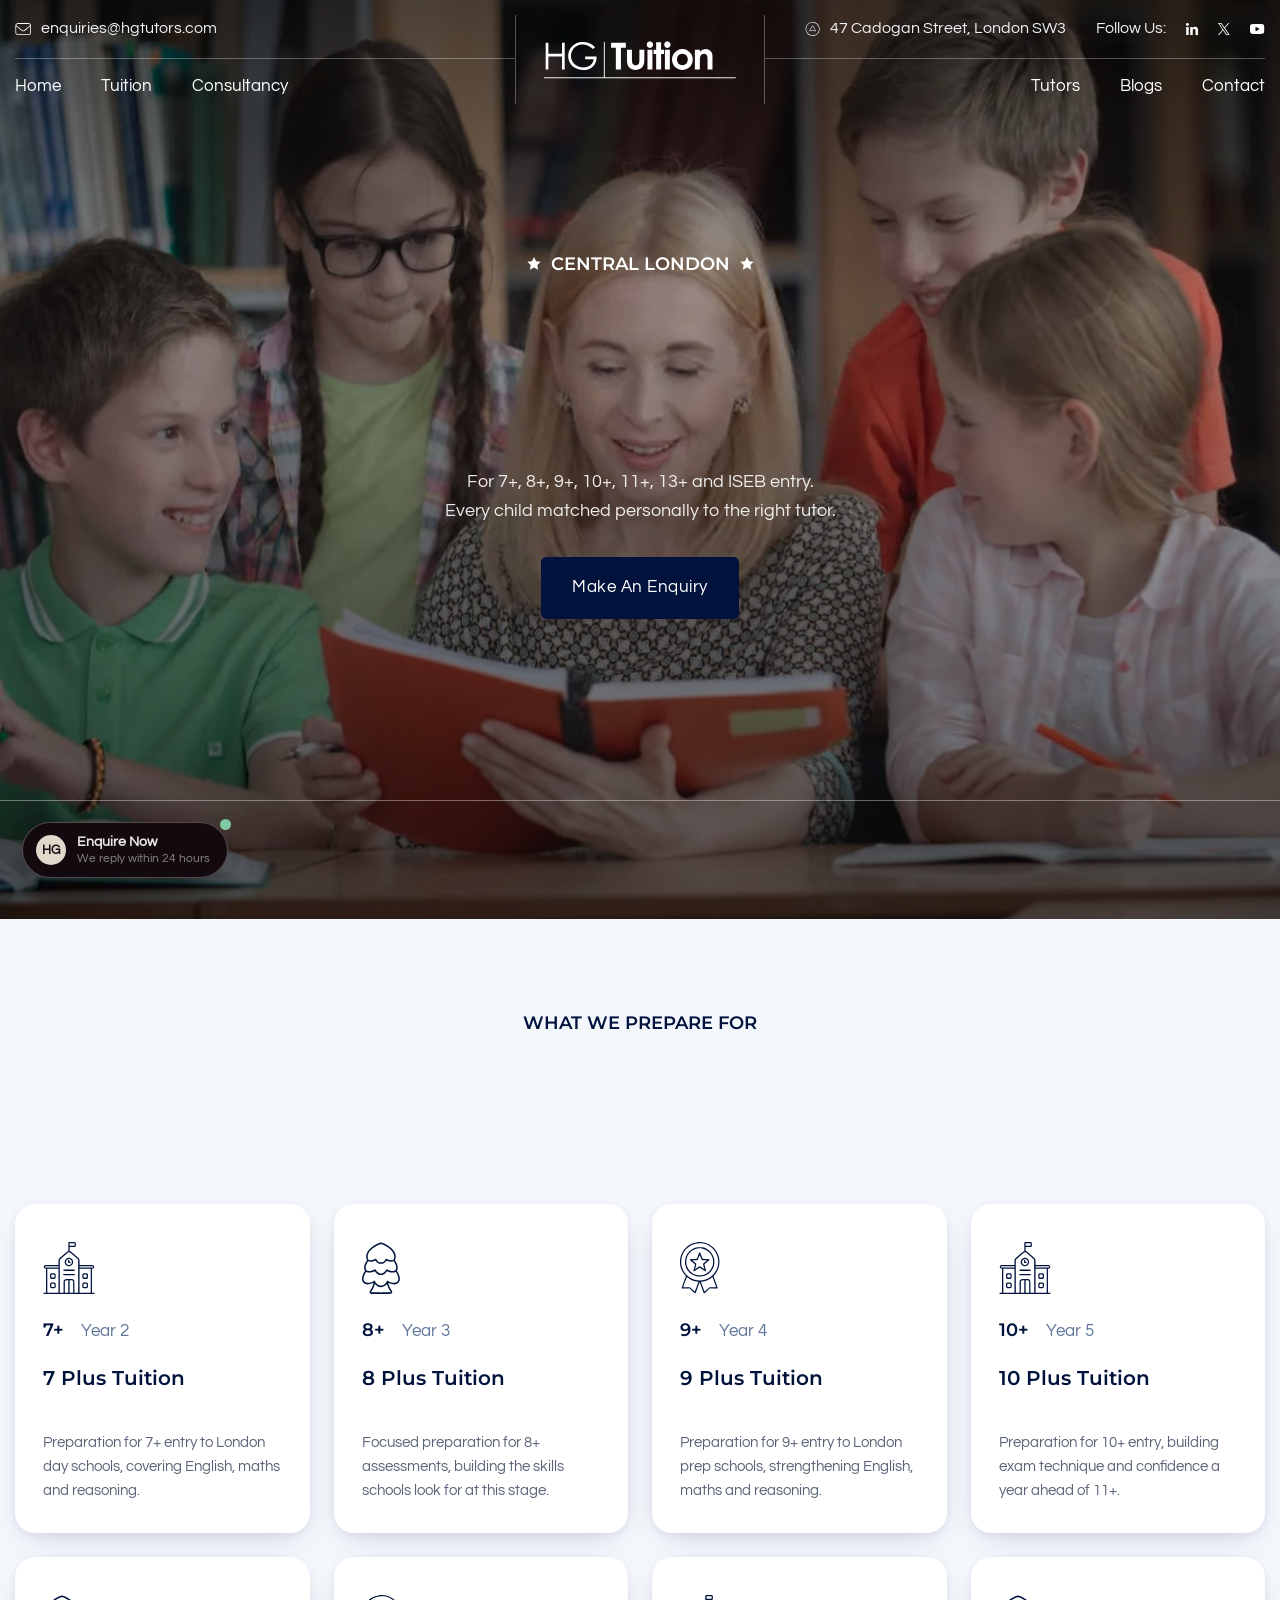
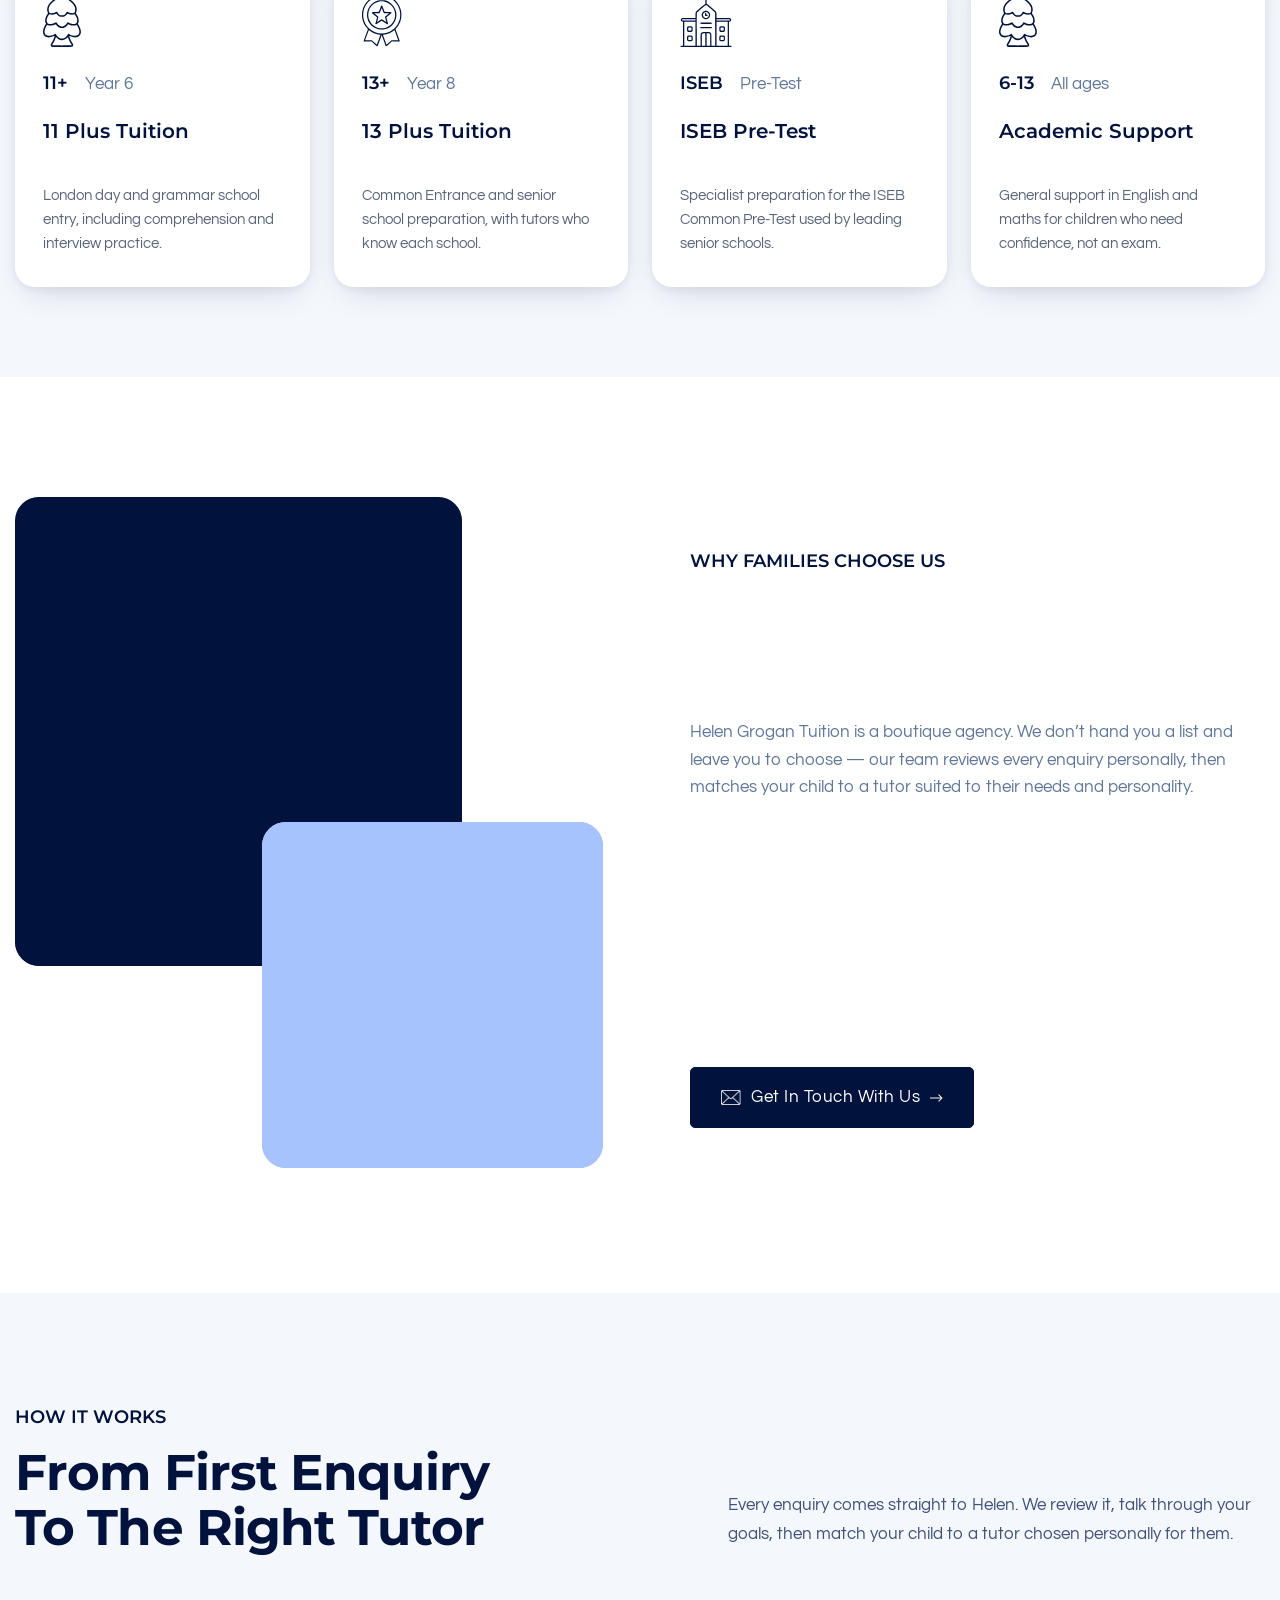
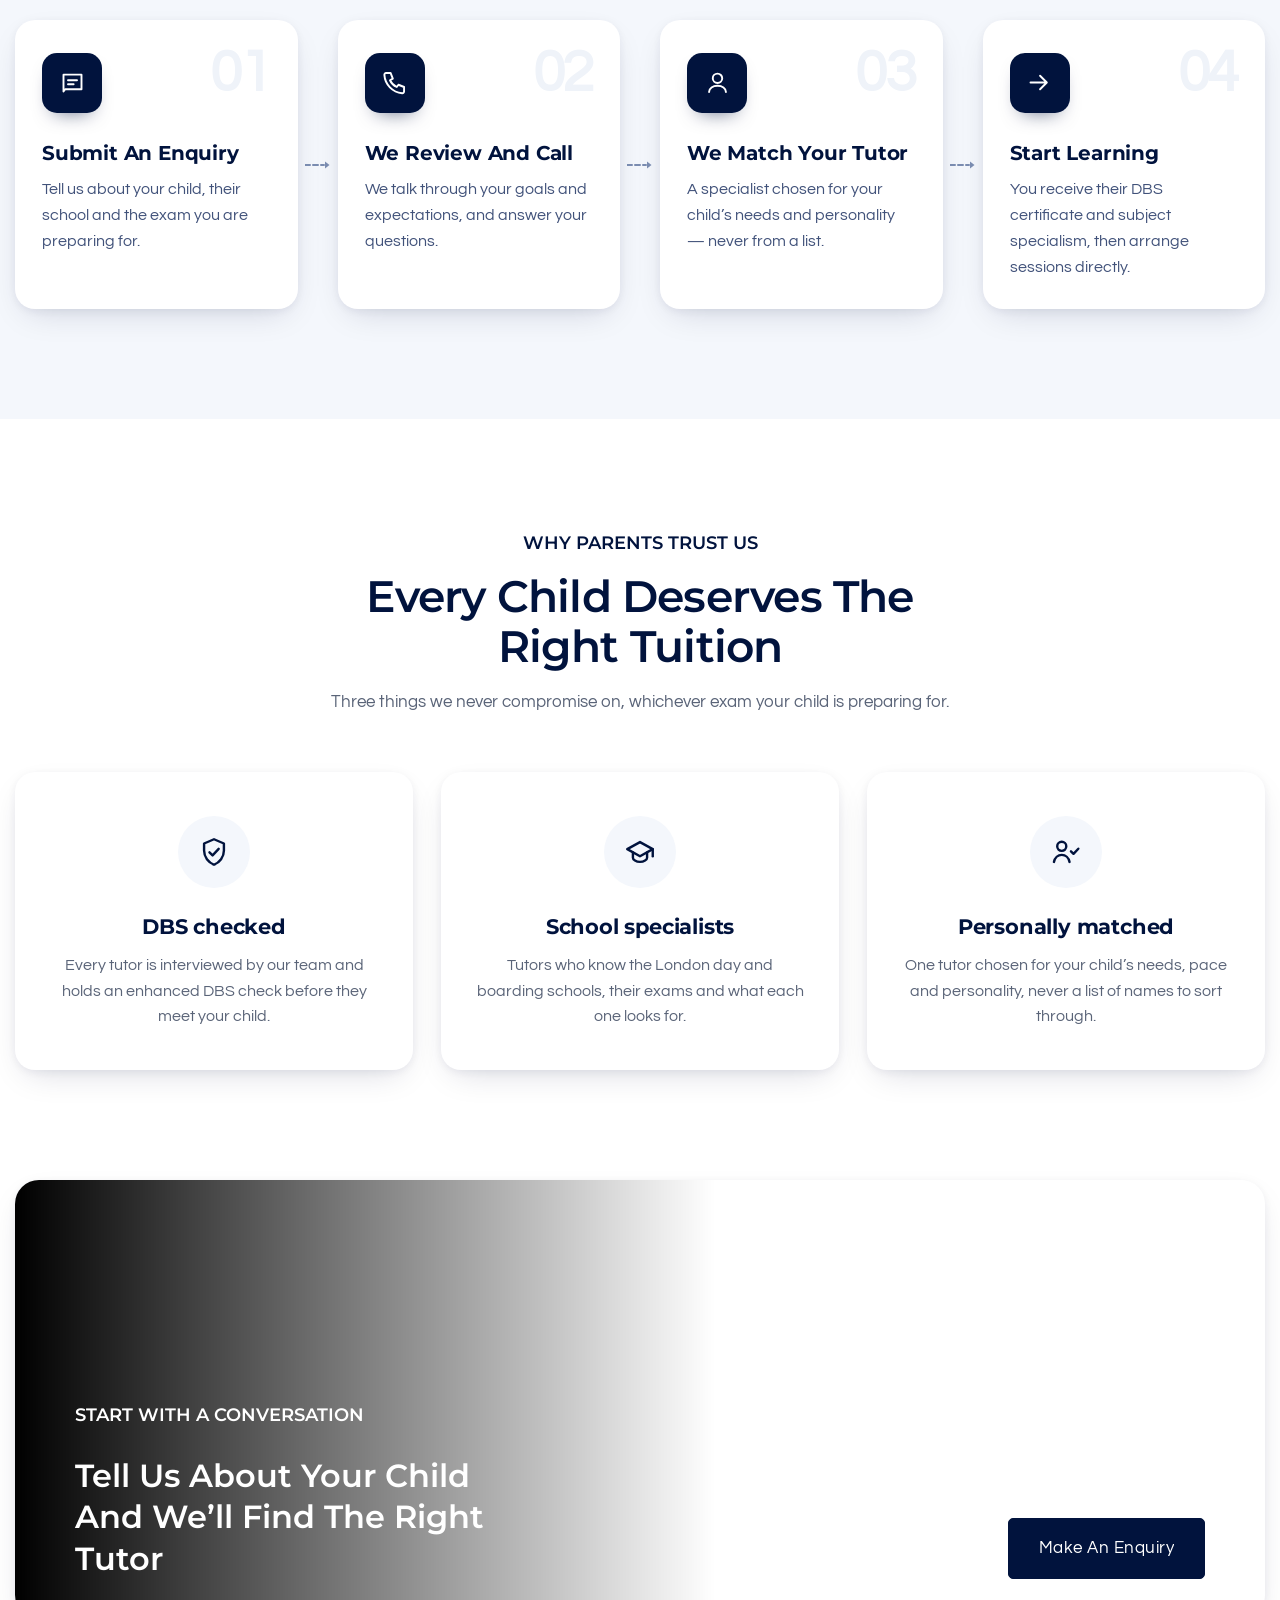
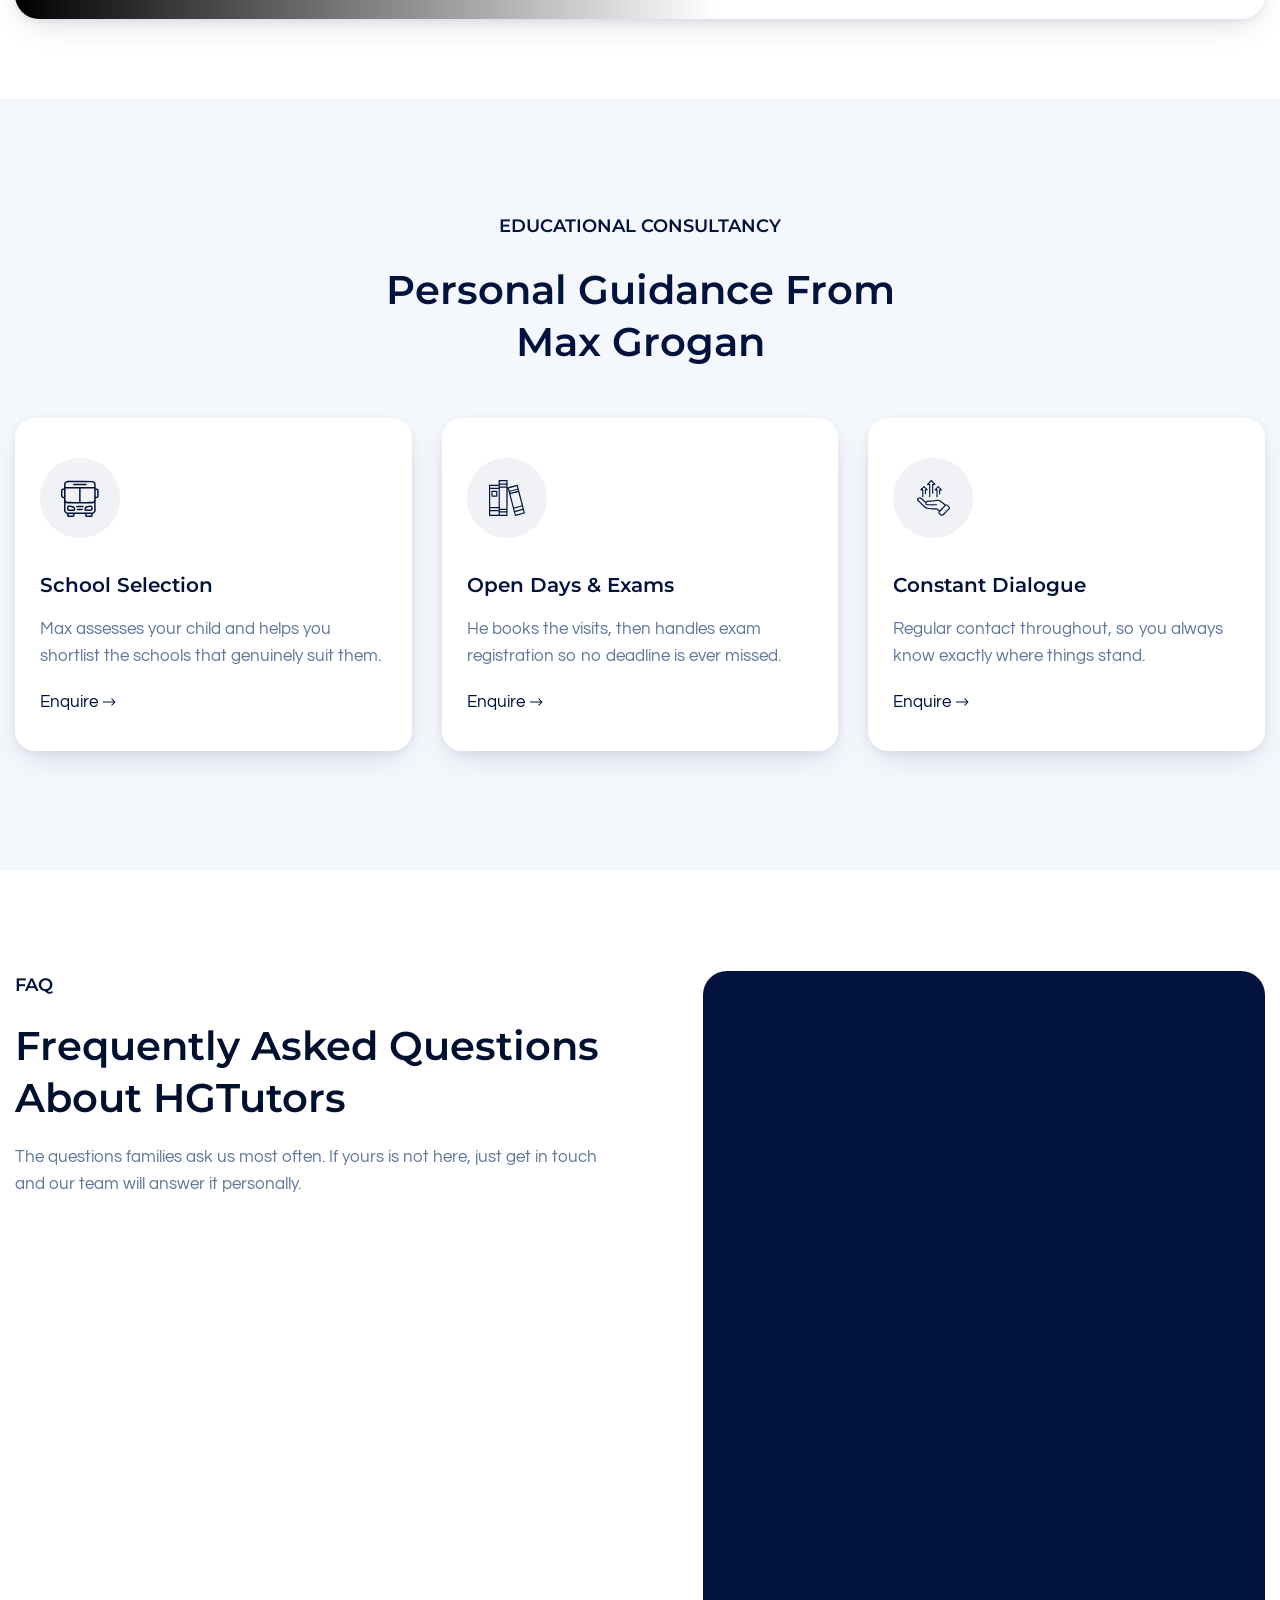
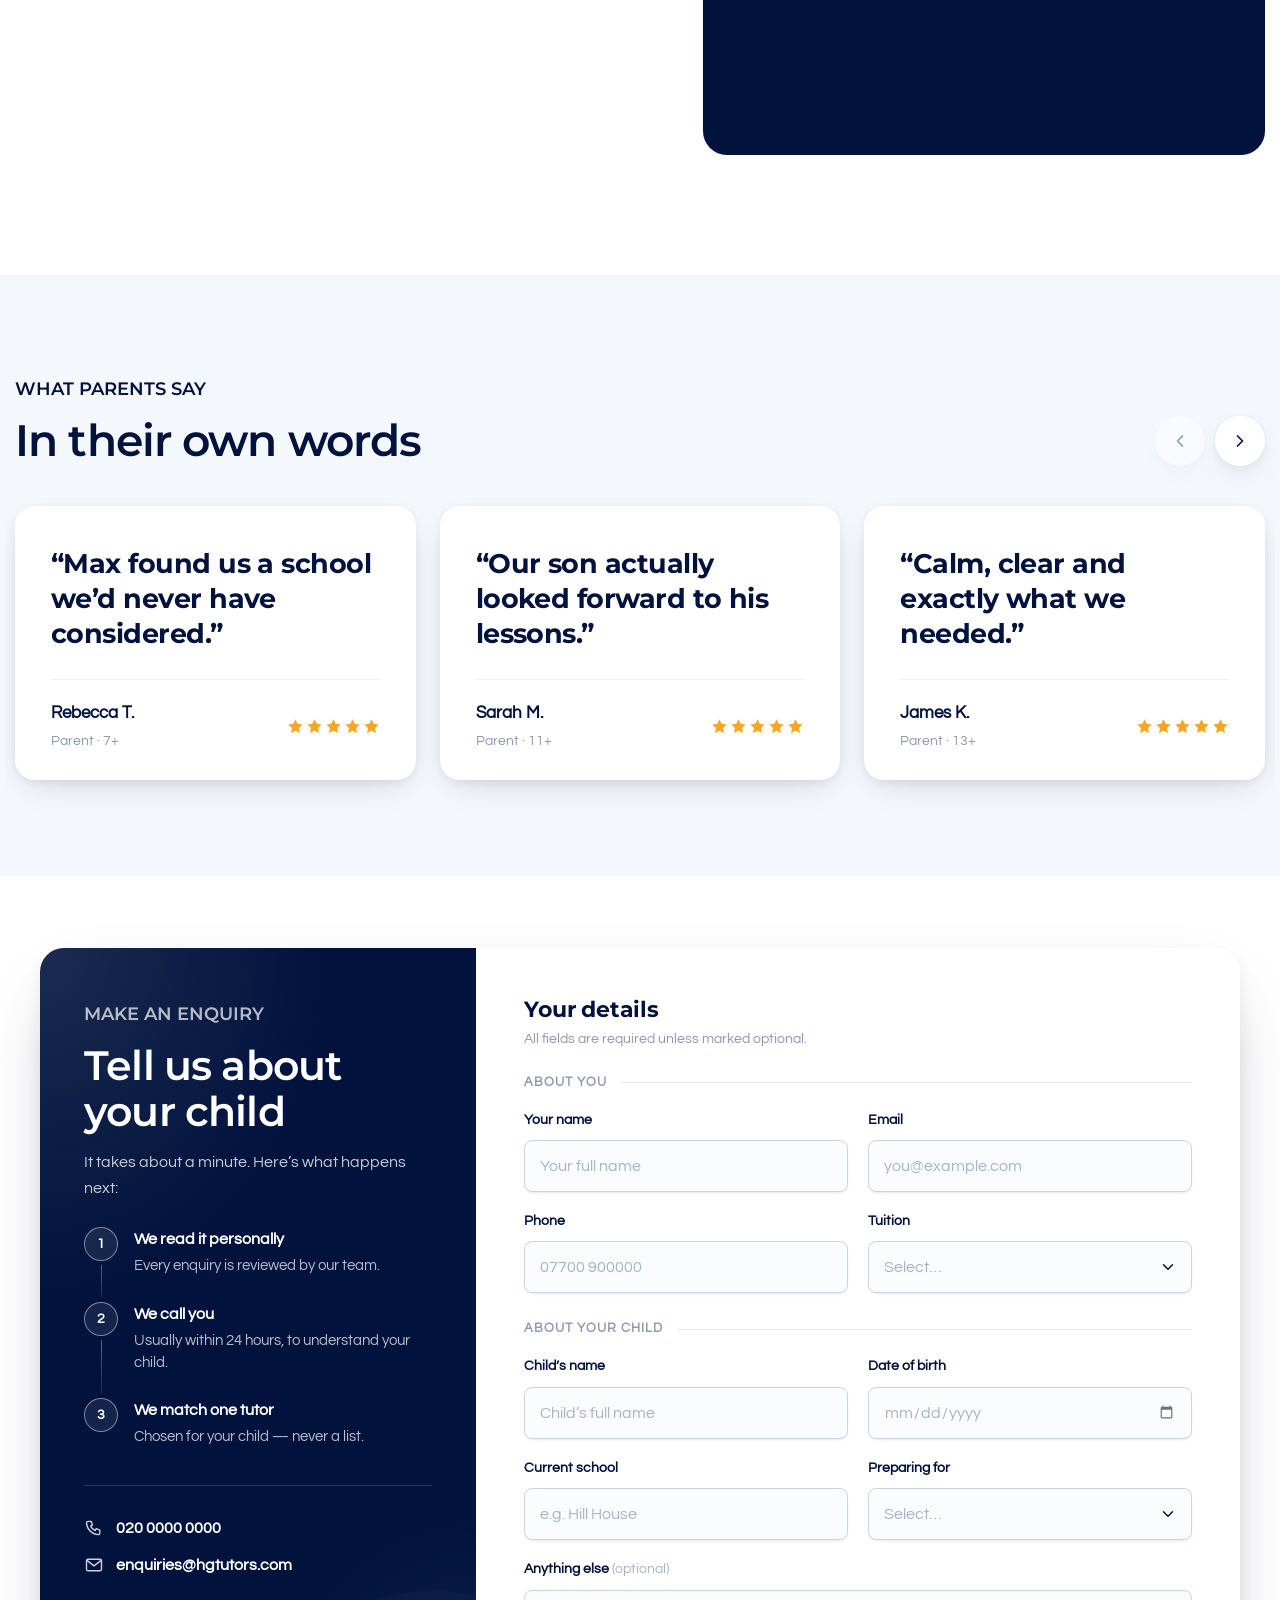
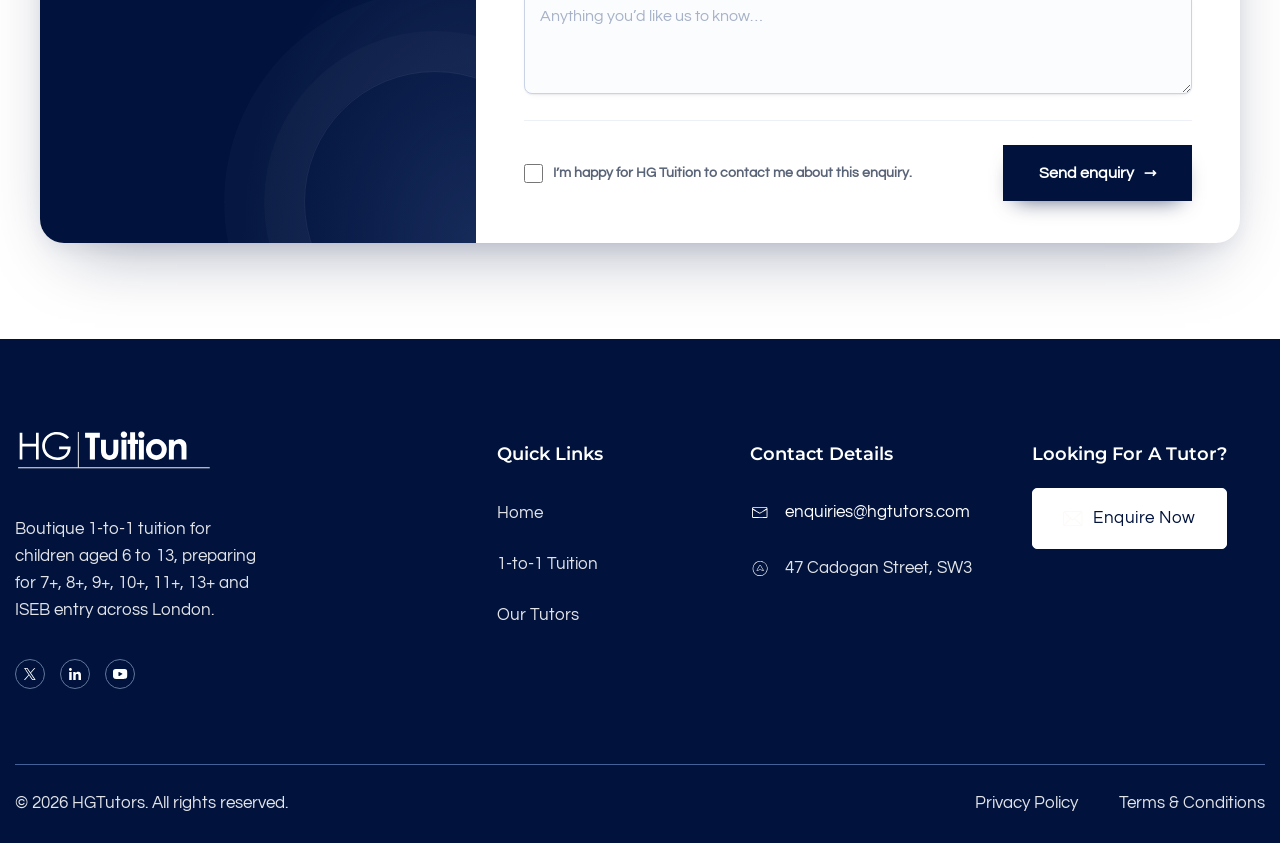
<file: index.html>
<!DOCTYPE html>
<html data-wf-page="6759258a69b7111b1e1f14cf" data-wf-site="66f66b14a7360285e4700cb8" lang="en" class="w-mod-js wf-questrial-n3-active wf-questrial-n4-active wf-questrial-n5-active wf-questrial-n6-active wf-questrial-n7-active wf-montserrat-n6-active wf-montserrat-n3-active wf-montserrat-n8-active wf-montserrat-n4-active wf-montserrat-n1-active wf-montserrat-n2-active wf-montserrat-n5-active wf-montserrat-n7-active wf-montserrat-n9-active wf-montserrat-i4-active wf-montserrat-i5-active wf-montserrat-i6-active wf-montserrat-i7-active wf-montserrat-i8-active wf-montserrat-i2-active wf-montserrat-i9-active wf-montserrat-i1-active wf-montserrat-i3-active wf-active w-mod-ix">
  <head>
    <meta http-equiv="Content-Type" content="text/html; charset=UTF-8"><style>.wf-force-outline-none[tabindex="-1"]:focus{outline:none;}</style>
    <title>HGTutors</title>
    <meta content="Discover top-notch educational resources, interactive tools, and courses to enhance learning for students and educators alike." name="description">
    <meta content="HGTutors" property="og:title">
    <meta content="Discover top-notch educational resources, interactive tools, and courses to enhance learning for students and educators alike." property="og:description">
    <meta content="HGTutors" name="twitter:title">
    <meta content="Discover top-notch educational resources, interactive tools, and courses to enhance learning for students and educators alike." name="twitter:description">
    <meta property="og:type" content="website">
    <meta content="summary_large_image" name="twitter:card">
    <meta content="width=device-width, initial-scale=1" name="viewport">
    <link href="assets/hgtutors.css" rel="stylesheet" type="text/css"><style>@media (min-width:992px) {html.w-mod-js:not(.w-mod-ix) [data-w-id="0a5fff99-f98f-dbda-54b4-adcb817c9a66"] {opacity:0;}html.w-mod-js:not(.w-mod-ix) [data-w-id="0a5fff99-f98f-dbda-54b4-adcb817c9a6b"] {opacity:0;}html.w-mod-js:not(.w-mod-ix) [data-w-id="0a5fff99-f98f-dbda-54b4-adcb817c9a70"] {opacity:0;}html.w-mod-js:not(.w-mod-ix) [data-w-id="0a5fff99-f98f-dbda-54b4-adcb817c9a7b"] {-webkit-transform:translate3d(0, 120%, 0) scale3d(1, 1, 1) rotateX(0) rotateY(0) rotateZ(0) skew(0, 5deg);-moz-transform:translate3d(0, 120%, 0) scale3d(1, 1, 1) rotateX(0) rotateY(0) rotateZ(0) skew(0, 5deg);-ms-transform:translate3d(0, 120%, 0) scale3d(1, 1, 1) rotateX(0) rotateY(0) rotateZ(0) skew(0, 5deg);transform:translate3d(0, 120%, 0) scale3d(1, 1, 1) rotateX(0) rotateY(0) rotateZ(0) skew(0, 5deg);}html.w-mod-js:not(.w-mod-ix) [data-w-id="0a5fff99-f98f-dbda-54b4-adcb817c9a8b"] {opacity:0;}html.w-mod-js:not(.w-mod-ix) [data-w-id="0a5fff99-f98f-dbda-54b4-adcb817c9a98"] {opacity:0;}html.w-mod-js:not(.w-mod-ix) [data-w-id="0a5fff99-f98f-dbda-54b4-adcb817c9ab1"] {-webkit-transform:translate3d(0, 120%, 0) scale3d(1, 1, 1) rotateX(0) rotateY(0) rotateZ(0) skew(0, 5deg);-moz-transform:translate3d(0, 120%, 0) scale3d(1, 1, 1) rotateX(0) rotateY(0) rotateZ(0) skew(0, 5deg);-ms-transform:translate3d(0, 120%, 0) scale3d(1, 1, 1) rotateX(0) rotateY(0) rotateZ(0) skew(0, 5deg);transform:translate3d(0, 120%, 0) scale3d(1, 1, 1) rotateX(0) rotateY(0) rotateZ(0) skew(0, 5deg);}html.w-mod-js:not(.w-mod-ix) [data-w-id="9b2f62c3-17d4-9e04-04ac-f18c76e73416"] {opacity:0;}html.w-mod-js:not(.w-mod-ix) [data-w-id="0a5fff99-f98f-dbda-54b4-adcb817c9acc"] {-webkit-transform:translate3d(0, 120%, 0) scale3d(1, 1, 1) rotateX(0) rotateY(0) rotateZ(0) skew(0, 5deg);-moz-transform:translate3d(0, 120%, 0) scale3d(1, 1, 1) rotateX(0) rotateY(0) rotateZ(0) skew(0, 5deg);-ms-transform:translate3d(0, 120%, 0) scale3d(1, 1, 1) rotateX(0) rotateY(0) rotateZ(0) skew(0, 5deg);transform:translate3d(0, 120%, 0) scale3d(1, 1, 1) rotateX(0) rotateY(0) rotateZ(0) skew(0, 5deg);}html.w-mod-js:not(.w-mod-ix) [data-w-id="0a5fff99-f98f-dbda-54b4-adcb817c9c23"] {opacity:0;}html.w-mod-js:not(.w-mod-ix) [data-w-id="0a5fff99-f98f-dbda-54b4-adcb817c9c2c"] {opacity:0;}html.w-mod-js:not(.w-mod-ix) [data-w-id="0a5fff99-f98f-dbda-54b4-adcb817c9c1f"] {-webkit-transform:translate3d(0, 120%, 0) scale3d(1, 1, 1) rotateX(0) rotateY(0) rotateZ(0) skew(0, 5deg);-moz-transform:translate3d(0, 120%, 0) scale3d(1, 1, 1) rotateX(0) rotateY(0) rotateZ(0) skew(0, 5deg);-ms-transform:translate3d(0, 120%, 0) scale3d(1, 1, 1) rotateX(0) rotateY(0) rotateZ(0) skew(0, 5deg);transform:translate3d(0, 120%, 0) scale3d(1, 1, 1) rotateX(0) rotateY(0) rotateZ(0) skew(0, 5deg);}html.w-mod-js:not(.w-mod-ix) [data-w-id="0a5fff99-f98f-dbda-54b4-adcb817c9c3c"] {-webkit-transform:translate3d(0, 120%, 0) scale3d(1, 1, 1) rotateX(0) rotateY(0) rotateZ(0) skew(0, 5deg);-moz-transform:translate3d(0, 120%, 0) scale3d(1, 1, 1) rotateX(0) rotateY(0) rotateZ(0) skew(0, 5deg);-ms-transform:translate3d(0, 120%, 0) scale3d(1, 1, 1) rotateX(0) rotateY(0) rotateZ(0) skew(0, 5deg);transform:translate3d(0, 120%, 0) scale3d(1, 1, 1) rotateX(0) rotateY(0) rotateZ(0) skew(0, 5deg);}html.w-mod-js:not(.w-mod-ix) [data-w-id="0ffefe61-7564-1882-4c8b-fcfd02191f5c"] {opacity:0;}html.w-mod-js:not(.w-mod-ix) [data-w-id="69fc1296-09a6-4e03-6bc4-c4b58d21f69b"] {opacity:0;}html.w-mod-js:not(.w-mod-ix) [data-w-id="f108b74c-78ad-fdd4-9a18-a13f5a7d766e"] {-webkit-transform:translate3d(0, 0%, 0) scale3d(1, 1, 1) rotateX(0) rotateY(0) rotateZ(0) skew(0, 0);-moz-transform:translate3d(0, 0%, 0) scale3d(1, 1, 1) rotateX(0) rotateY(0) rotateZ(0) skew(0, 0);-ms-transform:translate3d(0, 0%, 0) scale3d(1, 1, 1) rotateX(0) rotateY(0) rotateZ(0) skew(0, 0);transform:translate3d(0, 0%, 0) scale3d(1, 1, 1) rotateX(0) rotateY(0) rotateZ(0) skew(0, 0);}html.w-mod-js:not(.w-mod-ix) [data-w-id="f108b74c-78ad-fdd4-9a18-a13f5a7d7674"] {-webkit-transform:translate3d(0, 103%, 0) scale3d(1, 1, 1) rotateX(0) rotateY(0) rotateZ(0) skew(0, 0);-moz-transform:translate3d(0, 103%, 0) scale3d(1, 1, 1) rotateX(0) rotateY(0) rotateZ(0) skew(0, 0);-ms-transform:translate3d(0, 103%, 0) scale3d(1, 1, 1) rotateX(0) rotateY(0) rotateZ(0) skew(0, 0);transform:translate3d(0, 103%, 0) scale3d(1, 1, 1) rotateX(0) rotateY(0) rotateZ(0) skew(0, 0);display:none;}}@media (max-width:991px) and (min-width:768px) {html.w-mod-js:not(.w-mod-ix) [data-w-id="0a5fff99-f98f-dbda-54b4-adcb817c9a66"] {opacity:0;}html.w-mod-js:not(.w-mod-ix) [data-w-id="0a5fff99-f98f-dbda-54b4-adcb817c9a6b"] {opacity:0;}html.w-mod-js:not(.w-mod-ix) [data-w-id="0a5fff99-f98f-dbda-54b4-adcb817c9a70"] {opacity:0;}html.w-mod-js:not(.w-mod-ix) [data-w-id="0a5fff99-f98f-dbda-54b4-adcb817c9a7b"] {-webkit-transform:translate3d(0, 120%, 0) scale3d(1, 1, 1) rotateX(0) rotateY(0) rotateZ(0) skew(0, 5deg);-moz-transform:translate3d(0, 120%, 0) scale3d(1, 1, 1) rotateX(0) rotateY(0) rotateZ(0) skew(0, 5deg);-ms-transform:translate3d(0, 120%, 0) scale3d(1, 1, 1) rotateX(0) rotateY(0) rotateZ(0) skew(0, 5deg);transform:translate3d(0, 120%, 0) scale3d(1, 1, 1) rotateX(0) rotateY(0) rotateZ(0) skew(0, 5deg);}html.w-mod-js:not(.w-mod-ix) [data-w-id="0a5fff99-f98f-dbda-54b4-adcb817c9a8b"] {opacity:0;}html.w-mod-js:not(.w-mod-ix) [data-w-id="0a5fff99-f98f-dbda-54b4-adcb817c9a98"] {opacity:0;}html.w-mod-js:not(.w-mod-ix) [data-w-id="0a5fff99-f98f-dbda-54b4-adcb817c9ab1"] {-webkit-transform:translate3d(0, 120%, 0) scale3d(1, 1, 1) rotateX(0) rotateY(0) rotateZ(0) skew(0, 5deg);-moz-transform:translate3d(0, 120%, 0) scale3d(1, 1, 1) rotateX(0) rotateY(0) rotateZ(0) skew(0, 5deg);-ms-transform:translate3d(0, 120%, 0) scale3d(1, 1, 1) rotateX(0) rotateY(0) rotateZ(0) skew(0, 5deg);transform:translate3d(0, 120%, 0) scale3d(1, 1, 1) rotateX(0) rotateY(0) rotateZ(0) skew(0, 5deg);}html.w-mod-js:not(.w-mod-ix) [data-w-id="9b2f62c3-17d4-9e04-04ac-f18c76e73416"] {opacity:0;}html.w-mod-js:not(.w-mod-ix) [data-w-id="0a5fff99-f98f-dbda-54b4-adcb817c9acc"] {-webkit-transform:translate3d(0, 120%, 0) scale3d(1, 1, 1) rotateX(0) rotateY(0) rotateZ(0) skew(0, 5deg);-moz-transform:translate3d(0, 120%, 0) scale3d(1, 1, 1) rotateX(0) rotateY(0) rotateZ(0) skew(0, 5deg);-ms-transform:translate3d(0, 120%, 0) scale3d(1, 1, 1) rotateX(0) rotateY(0) rotateZ(0) skew(0, 5deg);transform:translate3d(0, 120%, 0) scale3d(1, 1, 1) rotateX(0) rotateY(0) rotateZ(0) skew(0, 5deg);}html.w-mod-js:not(.w-mod-ix) [data-w-id="0a5fff99-f98f-dbda-54b4-adcb817c9c23"] {opacity:0;}html.w-mod-js:not(.w-mod-ix) [data-w-id="0a5fff99-f98f-dbda-54b4-adcb817c9c2c"] {opacity:0;}html.w-mod-js:not(.w-mod-ix) [data-w-id="0a5fff99-f98f-dbda-54b4-adcb817c9c1f"] {-webkit-transform:translate3d(0, 120%, 0) scale3d(1, 1, 1) rotateX(0) rotateY(0) rotateZ(0) skew(0, 5deg);-moz-transform:translate3d(0, 120%, 0) scale3d(1, 1, 1) rotateX(0) rotateY(0) rotateZ(0) skew(0, 5deg);-ms-transform:translate3d(0, 120%, 0) scale3d(1, 1, 1) rotateX(0) rotateY(0) rotateZ(0) skew(0, 5deg);transform:translate3d(0, 120%, 0) scale3d(1, 1, 1) rotateX(0) rotateY(0) rotateZ(0) skew(0, 5deg);}html.w-mod-js:not(.w-mod-ix) [data-w-id="0a5fff99-f98f-dbda-54b4-adcb817c9c3c"] {-webkit-transform:translate3d(0, 120%, 0) scale3d(1, 1, 1) rotateX(0) rotateY(0) rotateZ(0) skew(0, 5deg);-moz-transform:translate3d(0, 120%, 0) scale3d(1, 1, 1) rotateX(0) rotateY(0) rotateZ(0) skew(0, 5deg);-ms-transform:translate3d(0, 120%, 0) scale3d(1, 1, 1) rotateX(0) rotateY(0) rotateZ(0) skew(0, 5deg);transform:translate3d(0, 120%, 0) scale3d(1, 1, 1) rotateX(0) rotateY(0) rotateZ(0) skew(0, 5deg);}html.w-mod-js:not(.w-mod-ix) [data-w-id="0ffefe61-7564-1882-4c8b-fcfd02191f5c"] {opacity:0;}html.w-mod-js:not(.w-mod-ix) [data-w-id="69fc1296-09a6-4e03-6bc4-c4b58d21f69b"] {opacity:0;}html.w-mod-js:not(.w-mod-ix) [data-w-id="f108b74c-78ad-fdd4-9a18-a13f5a7d766e"] {-webkit-transform:translate3d(0, 0%, 0) scale3d(1, 1, 1) rotateX(0) rotateY(0) rotateZ(0) skew(0, 0);-moz-transform:translate3d(0, 0%, 0) scale3d(1, 1, 1) rotateX(0) rotateY(0) rotateZ(0) skew(0, 0);-ms-transform:translate3d(0, 0%, 0) scale3d(1, 1, 1) rotateX(0) rotateY(0) rotateZ(0) skew(0, 0);transform:translate3d(0, 0%, 0) scale3d(1, 1, 1) rotateX(0) rotateY(0) rotateZ(0) skew(0, 0);}html.w-mod-js:not(.w-mod-ix) [data-w-id="f108b74c-78ad-fdd4-9a18-a13f5a7d7674"] {-webkit-transform:translate3d(0, 103%, 0) scale3d(1, 1, 1) rotateX(0) rotateY(0) rotateZ(0) skew(0, 0);-moz-transform:translate3d(0, 103%, 0) scale3d(1, 1, 1) rotateX(0) rotateY(0) rotateZ(0) skew(0, 0);-ms-transform:translate3d(0, 103%, 0) scale3d(1, 1, 1) rotateX(0) rotateY(0) rotateZ(0) skew(0, 0);transform:translate3d(0, 103%, 0) scale3d(1, 1, 1) rotateX(0) rotateY(0) rotateZ(0) skew(0, 0);display:none;}}</style><script src="assets/webfont.js" type="text/javascript"></script>
    <link rel="stylesheet" href="assets/css" media="all"><script type="text/javascript">WebFont.load({  google: {    families: ["Montserrat:100,100italic,200,200italic,300,300italic,400,400italic,500,500italic,600,600italic,700,700italic,800,800italic,900,900italic","Questrial:300,400,500,600,700"]  }});</script><script type="text/javascript">!function(o,c){var n=c.documentElement,t=" w-mod-";n.className+=t+"js",("ontouchstart"in o||o.DocumentTouch&&c instanceof DocumentTouch)&&(n.className+=t+"touch")}(window,document);</script>
    <link href="assets/favicon-32.png" rel="shortcut icon" type="image/png">
    <link href="assets/favicon-256.png" rel="apple-touch-icon"></head>
    <body>
      <section class="navbar-two">
        <div class="w-layout-blockcontainer container w-container">
          <div class="w-layout-grid nav-two-grid">
            <div class="navtwo-menu">
              <div class="w-layout-hflex nav-two-left-content">
                <div class="top-hedder-contact-menu-wrap"><a href="mailto:enquiries@hgtutors.com" class="top-header-one-timing-wrap top-heaader-menu-item-one w-inline-block">
                <div class="clock-icon"><img width="16" height="12" alt="mail-icon" src="assets/67580c4b5a32f0efcba782d3_icon(6).svg" loading="lazy"></div>
                <div class="top-header-timing-text">enquiries@hgtutors.com</div>
                </a></div>
              </div>
              <div class="w-layout-hflex navtwo-menu-one"><a href="index.html" class="nav-menu nav-three-menu">Home</a><a href="one-to-one-tuition/index.html" class="nav-menu nav-three-menu">Tuition</a><a href="educational-consultancy/index.html" class="nav-menu nav-three-menu">Consultancy</a></div>
            </div>
            <a href="index.html" class="navtwo-menu-logo w-inline-block"><img width="Auto" height="Auto" alt="" src="assets/hgtutors-logo.svg" loading="lazy"></a>
            <div class="navtwo-menu">
              <div class="w-layout-hflex nav-two-right-content">
                <div class="top-header-one-timing-wrap">
                  <div class="clock-icon"><img width="15" height="14" alt="" src="assets/67721a08c789e95331a7c72e_nav-address-icon.svg" loading="lazy"></div>
                  <div class="top-header-timing-text">47 Cadogan Street, London SW3</div>
                </div>
                <div class="w-layout-hflex navbar-social-link">
                  <div class="color-white text-capitalize top-header-timing-text">follow us:</div>
                  <a href="https://www.linkedin.com/" class="top-social-icon w-inline-block"><img loading="lazy" src="assets/67580c4b5a32f0efcba782ca_linkdin%20icon.svg" alt="linkdin-icon"></a><a href="https://x.com/" class="top-social-icon w-inline-block"><img loading="lazy" src="assets/67580c4b5a32f0efcba782c9_twitter%20icon.svg" alt="twitter-icon"></a><a href="https://youtube.com/" class="top-social-icon w-inline-block"><img loading="lazy" src="assets/67580c4b5a32f0efcba782cd_youtube%20icon.svg" alt="youtube-icon"></a></div>
                </div>
                <div class="w-layout-hflex navtwo-menu-one right"><a href="tutors/index.html" class="nav-menu nav-three-menu">Tutors</a><a href="blog/index.html" class="nav-menu nav-three-menu">Blogs</a><a href="contact/index.html" class="nav-menu nav-three-menu">Contact</a></div>
                <div class="menu-button-one w-nav-button" style="-webkit-user-select: text;" aria-label="menu" role="button" tabindex="0" aria-controls="w-nav-overlay-0" aria-haspopup="menu" aria-expanded="false">
                  <div class="w-layout-vflex nav-hamburder-flex">
                    <div class="nav-hamburder one"></div>
                    <div class="nav-hamburder two"></div>
                    <div class="nav-hamburder three"></div>
                  </div>
                </div>
              </div>
            </div>
          </div>
        </section>
        <section class="navbar-three">
          <div class="top-header-one">
            <div class="w-layout-blockcontainer container w-container">
              <div class="w-layout-hflex top-header-content-wrap">
                <div class="w-layout-hflex">
                  <div class="top-hedder-contact-menu-wrap"><a href="index.html#" class="top-header-one-timing-wrap top-heaader-menu-item-one w-inline-block">
                  <div class="clock-icon"><img width="12" height="12" alt="call-icon" src="assets/67580c4b5a32f0efcba782d2_icon(5).svg" loading="lazy"></div>
                  <div class="top-header-timing-text">020 0000 0000</div>
                  </a><a href="index.html#" class="top-header-one-timing-wrap top-heaader-menu-item-one w-inline-block">
                  <div class="clock-icon"><img width="16" height="12" alt="mail-icon" src="assets/67580c4b5a32f0efcba782d3_icon(6).svg" loading="lazy"></div>
                  <div class="top-header-timing-text">enquiries@hgtutors.com</div>
                  </a></div>
                </div>
                <div class="w-layout-hflex nav-two-right-content">
                  <div class="top-header-one-timing-wrap">
                    <div class="clock-icon"><img width="15" height="14" alt="" src="assets/67721a08c789e95331a7c72e_nav-address-icon.svg" loading="lazy"></div>
                    <div class="top-header-timing-text">47 Cadogan Street, London SW3</div>
                  </div>
                  <div class="w-layout-hflex navbar-social-link">
                    <div class="color-white text-capitalize top-header-timing-text">follow us:</div>
                    <a href="index.html#" class="top-social-icon w-inline-block"><img loading="lazy" src="assets/67580c4b5a32f0efcba782ca_linkdin%20icon.svg" alt="linkdin-icon"></a><a href="index.html#" class="top-social-icon w-inline-block"><img loading="lazy" src="assets/67580c4b5a32f0efcba782c9_twitter%20icon.svg" alt="twitter-icon"></a><a href="index.html#" class="top-social-icon w-inline-block"><img loading="lazy" src="assets/67580c4b5a32f0efcba782cd_youtube%20icon.svg" alt="youtube-icon"></a></div>
                  </div>
                </div>
              </div>
            </div>
            <div class="navbar-three-wrap">
              <div data-w-id="d500bf85-1270-3ab7-b76a-3c0d2bbcd4f7" data-animation="default" data-collapse="medium" data-duration="400" data-easing="ease" data-easing2="ease" role="banner" class="navbar-three-main w-nav">
                <div class="container w-container">
                  <div class="navbar-three-wrap">
                    <div class="header-logo"><a href="index.html" class="logo-one w-nav-brand" aria-label="home"><img loading="lazy" src="assets/hgtutors-logo.svg" alt="logo"></a></div>
                    <nav role="navigation" id="w-node-d500bf85-1270-3ab7-b76a-3c0d2bbcd4fd-2bbcd4d7" class="nav-menu-one w-nav-menu"><a href="index.html" class="nav-menu nav-three-menu">Home</a><a href="one-to-one-tuition/index.html" class="nav-menu nav-three-menu">Tuition</a><a href="educational-consultancy/index.html" class="nav-menu nav-three-menu">Consultancy</a><a href="tutors/index.html" class="nav-menu nav-three-menu">Tutors</a><a href="blog/index.html" class="nav-menu nav-three-menu">Blogs</a><a href="contact/index.html" class="nav-menu nav-three-menu">Contact</a></nav>
                    <div class="menu-button-one w-nav-button" style="-webkit-user-select: text;" aria-label="menu" role="button" tabindex="0" aria-controls="w-nav-overlay-0" aria-haspopup="menu" aria-expanded="false">
                      <div class="w-layout-vflex nav-hamburder-flex">
                        <div class="nav-hamburder one"></div>
                        <div class="nav-hamburder two"></div>
                        <div class="nav-hamburder three"></div>
                      </div>
                    </div>
                  </div>
                </div>
                <div class="w-nav-overlay" data-wf-ignore="" id="w-nav-overlay-0"></div>
              </div>
            </div>
          </section>
          <section data-w-id="0a5fff99-f98f-dbda-54b4-adcb817c9a53" class="hero-two-hero">
            <div data-poster-url="assets/67616a163821b8c95af89e99_1476161_People_1920x1080-poster-00001.jpg" data-video-urls="assets/67616a163821b8c95af89e99_1476161_People_1920x1080-transcode.mp4,assets/67616a163821b8c95af89e99_1476161_People_1920x1080-transcode.webm" data-autoplay="true" data-loop="true" data-wf-ignore="true" class="home-two-banner-video w-background-video w-background-video-atom">
              <video id="1138b3ba-10f0-a4e6-6875-24b0a9ed244d-video" autoplay="" loop="" style="background-image:url(&quot;assets/67616a163821b8c95af89e99_1476161_People_1920x1080-poster-00001.jpg&quot;)" muted="" playsinline="" data-wf-ignore="true" data-object-fit="cover">
                <source src="assets/67616a163821b8c95af89e99_1476161_People_1920x1080-transcode.mp4" data-wf-ignore="true">
                <source src="assets/67616a163821b8c95af89e99_1476161_People_1920x1080-transcode.webm" data-wf-ignore="true"></video>
              </div>
              <div class="w-layout-blockcontainer container w-container">
                <div class="w-layout-vflex hero-two-content">
                  <div class="hero-two-sub-heading">
                    <div class="hero-heading-icon"><img loading="lazy" src="assets/675925a4f2806d85fb576efe_Star%209.svg" alt="star-icon"></div>
                    <div class="subheading color-white">Central London</div>
                    <div class="hero-heading-icon"><img loading="lazy" src="assets/675925a4f2806d85fb576efe_Star%209.svg" alt="star-icon"></div>
                  </div>
                  <div class="hero-two-heading overflow-hidden">
                    <h1 class="slide-title no-margin color-white hero-title-fixed">Expert 1-to-1<br>Private Tuition</h1>
                  </div><p class="hero-two-intro">For 7+, 8+, 9+, 10+, 11+, 13+ and ISEB entry.<br>Every child matched personally to the right tutor.</p>
                  <a data-wf--red-button--variant="red-button" data-w-id="357fb228-33ae-b3b5-1f97-60ac41dee7a5" href="enquire/index.html" class="button-one-style w-inline-block">
                  <div class="button-text-wrap position-relative">
                    <div class="button-text-one">Make an Enquiry</div>
                    <div class="button-text-one two">Make an Enquiry</div>
                  </div>
                  <div class="button-overlay" style="display: none"></div>
                  </a></div>
                </div>
                <div class="hero-two-bottom-content">
                  <div class="w-layout-blockcontainer container w-container">
                    <div class="w-layout-hflex hero-two-bottom-wrap">
                      <div data-w-id="0a5fff99-f98f-dbda-54b4-adcb817c9a66" class="cleck-icon-box-one">
                        <div class="check-icon"><img loading="lazy" src="assets/675925a4f2806d85fb576eff_round%20arrow.svg" alt="check-icon"></div>
                        <div class="heading-style-h6 color-white">Individually Vetted Tutors</div>
                      </div>
                      <div data-w-id="0a5fff99-f98f-dbda-54b4-adcb817c9a6b" class="cleck-icon-box-one">
                        <div class="check-icon"><img loading="lazy" src="assets/675925a4f2806d85fb576eff_round%20arrow.svg" alt="check-icon"></div>
                        <div class="heading-style-h6 color-white">Matched To Your Child</div>
                      </div>
                      <div data-w-id="0a5fff99-f98f-dbda-54b4-adcb817c9a70" class="cleck-icon-box-one">
                        <div class="check-icon"><img loading="lazy" src="assets/675925a4f2806d85fb576eff_round%20arrow.svg" alt="check-icon"></div>
                        <div class="heading-style-h6 color-white">DBS Checked &amp; Qualified</div>
                      </div>
                    </div>
                  </div>
                </div>
              </section>
              <section data-w-id="0a5fff99-f98f-dbda-54b4-adcb817c9a75" class="achieved-one">
                <div class="w-layout-blockcontainer container w-container">
                  <div class="w-layout-hflex achieved-one-header">
                    <div class="subheading">what we prepare for</div>
                    <div class="achived-one-header-heading text-align-center overflow-hidden">
                      <h2 data-w-id="0a5fff99-f98f-dbda-54b4-adcb817c9a7b" class="slide-title no-margin">Specialist preparation for every entrance exam</h2>
                    </div>
                  </div>
                  <div class="w-layout-hflex achieved-box-section"><div class="icon-box-five exam-card"><div class="achieved-icon"><img loading="lazy" src="assets/675925a4f2806d85fb576f00_icon(10).svg" alt=""></div><div class="icon-box-five-date"><span class="subheading margin-right-seventeen">7+</span>Year 2</div><div class="icon-box-five-heading"><div class="heading-style-h5">7 Plus Tuition</div></div><div class="icon-box-five-paragraph"><p class="no-margin">Preparation for 7+ entry to London day schools, covering English, maths and reasoning.</p></div></div><div class="icon-box-five exam-card"><div class="achieved-icon"><img loading="lazy" src="assets/675925a4f2806d85fb576f01_icon(11).svg" alt=""></div><div class="icon-box-five-date"><span class="subheading margin-right-seventeen">8+</span>Year 3</div><div class="icon-box-five-heading"><div class="heading-style-h5">8 Plus Tuition</div></div><div class="icon-box-five-paragraph"><p class="no-margin">Focused preparation for 8+ assessments, building the skills schools look for at this stage.</p></div></div><div class="icon-box-five exam-card"><div class="achieved-icon"><img loading="lazy" src="assets/675925a4f2806d85fb576f02_icon(12).svg" alt=""></div><div class="icon-box-five-date"><span class="subheading margin-right-seventeen">9+</span>Year 4</div><div class="icon-box-five-heading"><div class="heading-style-h5">9 Plus Tuition</div></div><div class="icon-box-five-paragraph"><p class="no-margin">Preparation for 9+ entry to London prep schools, strengthening English, maths and reasoning.</p></div></div><div class="icon-box-five exam-card"><div class="achieved-icon"><img loading="lazy" src="assets/675925a4f2806d85fb576f00_icon(10).svg" alt=""></div><div class="icon-box-five-date"><span class="subheading margin-right-seventeen">10+</span>Year 5</div><div class="icon-box-five-heading"><div class="heading-style-h5">10 Plus Tuition</div></div><div class="icon-box-five-paragraph"><p class="no-margin">Preparation for 10+ entry, building exam technique and confidence a year ahead of 11+.</p></div></div><div class="icon-box-five exam-card"><div class="achieved-icon"><img loading="lazy" src="assets/675925a4f2806d85fb576f01_icon(11).svg" alt=""></div><div class="icon-box-five-date"><span class="subheading margin-right-seventeen">11+</span>Year 6</div><div class="icon-box-five-heading"><div class="heading-style-h5">11 Plus Tuition</div></div><div class="icon-box-five-paragraph"><p class="no-margin">London day and grammar school entry, including comprehension and interview practice.</p></div></div><div class="icon-box-five exam-card"><div class="achieved-icon"><img loading="lazy" src="assets/675925a4f2806d85fb576f02_icon(12).svg" alt=""></div><div class="icon-box-five-date"><span class="subheading margin-right-seventeen">13+</span>Year 8</div><div class="icon-box-five-heading"><div class="heading-style-h5">13 Plus Tuition</div></div><div class="icon-box-five-paragraph"><p class="no-margin">Common Entrance and senior school preparation, with tutors who know each school.</p></div></div><div class="icon-box-five exam-card"><div class="achieved-icon"><img loading="lazy" src="assets/675925a4f2806d85fb576f00_icon(10).svg" alt=""></div><div class="icon-box-five-date"><span class="subheading margin-right-seventeen">ISEB</span>Pre-Test</div><div class="icon-box-five-heading"><div class="heading-style-h5">ISEB Pre-Test</div></div><div class="icon-box-five-paragraph"><p class="no-margin">Specialist preparation for the ISEB Common Pre-Test used by leading senior schools.</p></div></div><div class="icon-box-five exam-card"><div class="achieved-icon"><img loading="lazy" src="assets/675925a4f2806d85fb576f01_icon(11).svg" alt=""></div><div class="icon-box-five-date"><span class="subheading margin-right-seventeen">6-13</span>All ages</div><div class="icon-box-five-heading"><div class="heading-style-h5">Academic Support</div></div><div class="icon-box-five-paragraph"><p class="no-margin">General support in English and maths for children who need confidence, not an exam.</p></div></div></div></div></section>
              <section data-w-id="0a5fff99-f98f-dbda-54b4-adcb817c9aa5" class="home-about-one offered-one">
                <div class="w-layout-blockcontainer container w-container">
                  <div class="w-layout-hflex about-one-wrap">
                    <div class="about-one-images-wrap position-relative offere-one-image-wrap">
                      <div class="about-one-images-one position-relative border-radius-twenty overflow-hidden"><img width="447" height="469" alt="image" src="assets/675950c36db58c8287f35186_about-2.webp" loading="lazy" srcset="assets/675950c36db58c8287f35186_about-2-p-500.webp 500w, assets/675950c36db58c8287f35186_about-2-p-800.webp 800w, assets/675950c36db58c8287f35186_about-2.webp 894w" sizes="(max-width: 767px) 100vw, 447px" class="scale-image responsive-image-full-width image-full-height border-radius-twenty">
                      <div class="image-reveal-curtain" style="width: 0%; height: 469.344px;"></div>
                    </div>
                    <div class="about-image-two home-two-we-offered-image-two border-radius-ten overflow-hidden"><img width="341" height="366" alt="image" src="assets/67595145e429ef0e2ce4ced8_about-3.webp" loading="lazy" srcset="assets/67595145e429ef0e2ce4ced8_about-3-p-500.webp 500w, assets/67595145e429ef0e2ce4ced8_about-3.webp 698w" sizes="(max-width: 767px) 100vw, 341px" class="border-radius-ten">
                    <div data-w-id="28a57172-dbda-09c0-1058-3dab7ab2e58b" style="display: none;" class="image-show-style">
                      <div class="bg-column-mask">
                        <div style="width: 0%; height: 365.547px;" class="bg-color-column"></div>
                        <div style="width: 0%; height: 365.547px;" class="primary-color-column"></div>
                      </div>
                      <div class="bg-column-mask">
                        <div style="width: 0%; height: 365.547px;" class="bg-color-column"></div>
                        <div style="width: 0%; height: 365.547px;" class="primary-color-column"></div>
                      </div>
                      <div class="bg-column-mask">
                        <div style="width: 0%; height: 365.547px;" class="bg-color-column"></div>
                        <div style="width: 0%; height: 365.547px;" class="primary-color-column"></div>
                      </div>
                      <div class="bg-column-mask">
                        <div style="width: 0%; height: 365.547px;" class="bg-color-column"></div>
                        <div style="width: 0%; height: 365.547px;" class="primary-color-column"></div>
                      </div>
                    </div>
                  </div>
                </div>
                <div class="about-one-content-wrap offered-one-ontent-wrap">
                  <div class="subheading">why families choose us</div>
                  <div class="heading-two-margin overflow-hidden">
                    <h2 data-w-id="0a5fff99-f98f-dbda-54b4-adcb817c9ab1" class="slide-title no-margin">Every child perfectly matched</h2>
                  </div>
                  <p class="no-margin">Helen Grogan Tuition is a boutique agency. We don&rsquo;t hand you a list and leave you to choose &mdash; our team reviews every enquiry personally, then matches your child to a tutor suited to their needs and personality.</p>
                  <div class="w-layout-vflex home-two-icon-box-flex">
                    <div data-w-id="9b2f62c3-17d4-9e04-04ac-f18c76e73416" class="w-layout-hflex icon-box-one home-two-icon-box">
                      <div id="w-node-_9b2f62c3-17d4-9e04-04ac-f18c76e73417-1e1f14cf" class="w-layout-vflex about-icon border-radius-fifty home-one-box-icon"><img width="25" height="25" alt="hat-icon" src="assets/67594eff62470d794f682066_hat.svg" loading="lazy"></div>
                      <div class="about-box-content">
                        <div class="heading-style-h5">Individually Interviewed &amp; DBS Checked</div>
                      </div>
                    </div>
                    <div data-w-id="0ffefe61-7564-1882-4c8b-fcfd02191f5c" class="w-layout-hflex icon-box-one home-two-icon-box">
                      <div id="w-node-_0ffefe61-7564-1882-4c8b-fcfd02191f5d-1e1f14cf" class="w-layout-vflex about-icon border-radius-fifty home-one-box-icon"><img width="25" height="25" alt="icon" src="assets/67616fef9da7729e03cc1b69_book-open-2.svg" loading="lazy"></div>
                      <div class="about-box-content">
                        <div class="heading-style-h5">Many Teach At Saturday School</div>
                      </div>
                    </div>
                    <div data-w-id="69fc1296-09a6-4e03-6bc4-c4b58d21f69b" class="w-layout-hflex icon-box-one home-two-icon-box">
                      <div id="w-node-_69fc1296-09a6-4e03-6bc4-c4b58d21f69c-1e1f14cf" class="w-layout-vflex about-icon border-radius-fifty home-one-box-icon"><img width="25" height="25" alt="icon" src="assets/67878cfd3a5ee0bc6ff6c3b0_suitcase.svg" loading="lazy"></div>
                      <div class="about-box-content">
                        <div class="heading-style-h5">Guided From Enquiry To Exam</div>
                      </div>
                    </div>
                  </div>
                  <div class="w-layout-hflex home-two-button-div"><a data-w-id="f108b74c-78ad-fdd4-9a18-a13f5a7d7669" href="contact/index.html" class="button-one-style w-inline-block">
                  <div class="w-layout-hflex btton-style-five-main">
                    <div class="button-five-icon-one"><img width="20" height="15" alt="icon" src="assets/67614bc1d94765200c786e71_mail-icon.webp" loading="lazy"></div>
                    <div class="button-text-wrap position-relative">
                      <div data-w-id="f108b74c-78ad-fdd4-9a18-a13f5a7d766e" class="button-text-one">get in touch with us</div>
                      <div class="button-text-one two">get in touch with us</div>
                    </div>
                    <div class="button-five-icon-one"><img width="13" height="8" alt="Arrow icon" src="assets/675985ef0327515ef08ec9e0_Arrow%201.svg" loading="lazy"></div>
                  </div>
                  <div data-w-id="f108b74c-78ad-fdd4-9a18-a13f5a7d7674" class="button-overlay"></div>
                  </a></div>
                </div>
              </div>
            </div>
          </section>
          <section class="hg-process">
  <div class="w-layout-blockcontainer container w-container">
    <div class="hg-process-head">
      <div>
        <div class="subheading">how it works</div>
        <h2 class="hg-process-title">From first enquiry<br>to the right tutor</h2>
      </div>
      <p class="hg-process-lead">Every enquiry comes straight to Helen. We review it, talk through
        your goals, then match your child to a tutor chosen personally for them.</p>
    </div>
    <div class="hg-step-row"><div class="hg-step"><span class="hg-step-ghost" aria-hidden="true">01</span><span class="hg-step-icon" aria-hidden="true"><svg viewBox="0 0 24 24" fill="none" stroke="currentColor" stroke-width="1.7" stroke-linecap="round" stroke-linejoin="round"><path d="M4 5h16v13H5.5L4 20V5z"/><path d="M8 10h8M8 13.5h5"/></svg></span><h3 class="hg-step-title">Submit an enquiry</h3><p class="hg-step-text">Tell us about your child, their school and the exam you are preparing for.</p><span class="hg-arrow" aria-hidden="true"><svg viewBox="0 0 26 12" fill="none"><path d="M0 6h5M8 6h5M16 6h3" stroke="currentColor" stroke-width="2" stroke-linecap="round"/><path d="M20 2.5 24.5 6 20 9.5z" fill="currentColor"/></svg></span></div><div class="hg-step"><span class="hg-step-ghost" aria-hidden="true">02</span><span class="hg-step-icon" aria-hidden="true"><svg viewBox="0 0 24 24" fill="none" stroke="currentColor" stroke-width="1.7" stroke-linecap="round" stroke-linejoin="round"><path d="M4.5 3.5h4l2 5-2.5 1.5a12 12 0 0 0 6 6L15.5 14l5 2v4a1.5 1.5 0 0 1-1.7 1.5A17.5 17.5 0 0 1 3 5.2 1.5 1.5 0 0 1 4.5 3.5z"/></svg></span><h3 class="hg-step-title">We review and call</h3><p class="hg-step-text">We talk through your goals and expectations, and answer your questions.</p><span class="hg-arrow" aria-hidden="true"><svg viewBox="0 0 26 12" fill="none"><path d="M0 6h5M8 6h5M16 6h3" stroke="currentColor" stroke-width="2" stroke-linecap="round"/><path d="M20 2.5 24.5 6 20 9.5z" fill="currentColor"/></svg></span></div><div class="hg-step"><span class="hg-step-ghost" aria-hidden="true">03</span><span class="hg-step-icon" aria-hidden="true"><svg viewBox="0 0 24 24" fill="none" stroke="currentColor" stroke-width="1.7" stroke-linecap="round" stroke-linejoin="round"><path d="M12 12.5a4.2 4.2 0 1 0 0-8.4 4.2 4.2 0 0 0 0 8.4z"/><path d="M4.5 20.5c0-3.5 3.4-5.6 7.5-5.6s7.5 2.1 7.5 5.6"/></svg></span><h3 class="hg-step-title">We match your tutor</h3><p class="hg-step-text">A specialist chosen for your child&rsquo;s needs and personality &mdash; never from a list.</p><span class="hg-arrow" aria-hidden="true"><svg viewBox="0 0 26 12" fill="none"><path d="M0 6h5M8 6h5M16 6h3" stroke="currentColor" stroke-width="2" stroke-linecap="round"/><path d="M20 2.5 24.5 6 20 9.5z" fill="currentColor"/></svg></span></div><div class="hg-step"><span class="hg-step-ghost" aria-hidden="true">04</span><span class="hg-step-icon" aria-hidden="true"><svg viewBox="0 0 24 24" fill="none" stroke="currentColor" stroke-width="1.7" stroke-linecap="round" stroke-linejoin="round"><path d="M4 12h14M12.5 6l6 6-6 6"/></svg></span><h3 class="hg-step-title">Start learning</h3><p class="hg-step-text">You receive their DBS certificate and subject specialism, then arrange sessions directly.</p></div></div>
  </div>
</section>
          <section class="hg-trust" aria-labelledby="hg-trust-title">
                <div class="w-layout-blockcontainer container w-container">
                  <div class="hg-trust-head">
                    <div class="subheading">why parents trust us</div>
                    <h2 id="hg-trust-title" class="hg-trust-title">Every child deserves the right tuition</h2>
                    <p class="hg-trust-lead">Three things we never compromise on, whichever exam your child is preparing for.</p>
                  </div>
                  <div class="hg-trust-grid">
                    <article class="hg-trust-card">
                      <div class="hg-trust-icon" aria-hidden="true"><svg viewBox="0 0 24 24" fill="none" stroke="currentColor" stroke-width="1.7" stroke-linecap="round" stroke-linejoin="round"><path d="M12 3l7 3v5c0 4.6-3 8.4-7 10-4-1.6-7-5.4-7-10V6l7-3z"/><path d="M8.8 12.2l2.2 2.2 4.3-4.6"/></svg></div>
                      <h3 class="hg-trust-card-title">DBS checked</h3>
                      <p class="hg-trust-card-text">Every tutor is interviewed by our team and holds an enhanced DBS check before they meet your child.</p>
                    </article>
                    <article class="hg-trust-card">
                      <div class="hg-trust-icon" aria-hidden="true"><svg viewBox="0 0 24 24" fill="none" stroke="currentColor" stroke-width="1.7" stroke-linecap="round" stroke-linejoin="round"><path d="M3 10l9-5 9 5-9 5-9-5z"/><path d="M7 12.3V16c0 1.4 2.2 3 5 3s5-1.6 5-3v-3.7"/><path d="M21 10v5"/></svg></div>
                      <h3 class="hg-trust-card-title">School specialists</h3>
                      <p class="hg-trust-card-text">Tutors who know the London day and boarding schools, their exams and what each one looks for.</p>
                    </article>
                    <article class="hg-trust-card">
                      <div class="hg-trust-icon" aria-hidden="true"><svg viewBox="0 0 24 24" fill="none" stroke="currentColor" stroke-width="1.7" stroke-linecap="round" stroke-linejoin="round"><circle cx="9" cy="8" r="3.2"/><path d="M3.5 19c.6-3 2.8-5 5.5-5s4.9 2 5.5 5"/><path d="M15.5 11.5l1.8 1.8 3.4-3.6"/></svg></div>
                      <h3 class="hg-trust-card-title">Personally matched</h3>
                      <p class="hg-trust-card-text">One tutor chosen for your child&rsquo;s needs, pace and personality, never a list of names to sort through.</p>
                    </article>
                  </div>
                </div>
              </section>
              <section data-w-id="0a5fff99-f98f-dbda-54b4-adcb817c9ba4" class="video-section-one">
            <div class="w-layout-blockcontainer container w-container">
              <div class="video-content-wrap">
                <div class="w-layout-hflex video-content-flex position-relative">
                  <div class="video-content">
                    <div class="subheading color-white">start with a conversation</div>
                    <div class="video-section-one-heading">
                      <div class="heading-style-h3 color-white">Tell us about your child and we&rsquo;ll find the right tutor</div>
                    </div>
                  </div>
                  <div class="video-button"><a data-wf--red-button--variant="red-button" data-w-id="357fb228-33ae-b3b5-1f97-60ac41dee7a5" href="enquire/index.html" class="button-one-style w-inline-block">
                  <div class="button-text-wrap position-relative">
                    <div class="button-text-one">Make an Enquiry</div>
                    <div class="button-text-one two">Make an Enquiry</div>
                  </div>
                  <div class="button-overlay" style="display: none"></div>
                  </a></div>
                </div>
              </div>
            </div>
          </section>
          
          <section data-w-id="dc52034d-63a0-3d9f-310e-10f86101d6b1" class="resouces-for-student resources-for-student-two">
      <div class="w-layout-blockcontainer container w-container">
        <div class="resources-for-student-header text-align-center">
          <div class="subheading color-white">educational consultancy</div>
          <div class="resources-for-student-heading resources-for-student-heading-two">
            <h2 class="slide-title no-margin color-white">Personal guidance from Max Grogan</h2>
          </div>
        </div>
      </div>
      <div class="w-layout-blockcontainer container w-container">
        <div class="resources-for-student-wrap resources-for-students-wrap-two">
          <div data-w-id="dc52034d-63a0-3d9f-310e-10f86101d6bb" class="icon-box-twelve border-radius-ten academic-card-two overflow-hidden">
            <div class="slider-card-two-icon icon-box-twelve-icon academic-card-icon-two position-relative"><img loading="lazy" src="assets/676153e925476f3aee364e2d_bus.svg" alt="icon" class="z-index-one">
            <div data-w-id="8249682d-972e-5db9-0614-435d6283c8d6" class="academic-scale-two"></div>
          </div>
          <div class="academic-card-two-content two">
            <div class="heading-style-h5 z-index-one">School Selection</div>
            <div class="slider-card-text icon-box-twekve-text z-index-one">
              <p class="no-margin">Max assesses your child and helps you shortlist the schools that genuinely suit them.</p>
            </div>
            <a data-wf--button-style-three--variant="red-color" data-w-id="d2d4541a-4960-87c1-23f8-daf3e71b38e1" href="enquire/index.html" class="button-style-three w-variant-1a758963-fbca-2e19-0a99-0cf52ba4bd9c w-inline-block">
            <div class="button-style-three-text w-variant-1a758963-fbca-2e19-0a99-0cf52ba4bd9c">Enquire</div>
            <div class="button-three-icon"><img loading="lazy" src="assets/675925a4f2806d85fb576f21_text.svg" alt="arrow-icon"></div>
            </a></div>
          </div>
          <div data-w-id="dc52034d-63a0-3d9f-310e-10f86101d6c8" class="icon-box-twelve border-radius-ten academic-card-two overflow-hidden">
            <div class="slider-card-two-icon icon-box-twelve-icon academic-card-icon-two position-relative"><img loading="lazy" src="assets/676153e925476f3aee364e2e_books.svg" alt="icon" class="z-index-one">
            <div data-w-id="75130d1d-58a8-22b9-bba5-0abb3e138da3" class="academic-scale-two"></div>
          </div>
          <div class="academic-card-two-content two">
            <div class="heading-style-h5 z-index-one">Open Days &amp; Exams</div>
            <div class="slider-card-text icon-box-twekve-text z-index-one">
              <p class="no-margin">He books the visits, then handles exam registration so no deadline is ever missed.</p>
            </div>
            <a data-wf--button-style-three--variant="red-color" data-w-id="d2d4541a-4960-87c1-23f8-daf3e71b38e1" href="enquire/index.html" class="button-style-three w-variant-1a758963-fbca-2e19-0a99-0cf52ba4bd9c w-inline-block">
            <div class="button-style-three-text w-variant-1a758963-fbca-2e19-0a99-0cf52ba4bd9c">Enquire</div>
            <div class="button-three-icon"><img loading="lazy" src="assets/675925a4f2806d85fb576f21_text.svg" alt="arrow-icon"></div>
            </a></div>
          </div>
          <div data-w-id="5adca525-db02-a56a-d4d9-abc9c042628c" class="icon-box-twelve border-radius-ten academic-card-two overflow-hidden">
            <div class="slider-card-two-icon icon-box-twelve-icon academic-card-icon-two position-relative"><img loading="lazy" src="assets/676153e925476f3aee364e30_hand-arrow.svg" alt="icon" class="z-index-one">
            <div data-w-id="e24fd131-55bc-0439-204e-8b6ed70f3308" class="academic-scale-two"></div>
          </div>
          <div class="academic-card-two-content two">
            <div class="heading-style-h5">Constant Dialogue</div>
            <div class="slider-card-text icon-box-twekve-text z-index-one">
              <p class="no-margin">Regular contact throughout, so you always know exactly where things stand.</p>
            </div>
            <a data-wf--button-style-three--variant="red-color" data-w-id="d2d4541a-4960-87c1-23f8-daf3e71b38e1" href="enquire/index.html" class="button-style-three w-variant-1a758963-fbca-2e19-0a99-0cf52ba4bd9c w-inline-block">
            <div class="button-style-three-text w-variant-1a758963-fbca-2e19-0a99-0cf52ba4bd9c">Enquire</div>
            <div class="button-three-icon"><img loading="lazy" src="assets/675925a4f2806d85fb576f21_text.svg" alt="arrow-icon"></div>
            </a></div>
          </div>
        </div>
      </div>
    </section>
          
        <section data-w-id="ee192860-0d68-618e-7c04-0ae124ebba01" class="faq-one">
    <div class="w-layout-blockcontainer container w-container">
      <div class="w-layout-hflex faq-one-wrap">
        <div class="faq-content-wrap faq-wcontent-wrap-two">
          <div class="subheading">faq</div>
          <div class="heading-two-margin overflow-hidden">
            <h2 data-w-id="ee192860-0d68-618e-7c04-0ae124ebba08" class="slide-title no-margin">Frequently Asked Questions about HGTutors</h2>
          </div>
          <p class="no-margin">The questions families ask us most often. If yours is not here, just get in touch and our team will answer it personally.</p>
          <div data-wf--faq-style-one--variant="base" class="accrodian-one-wrap">
            <div data-w-id="f8be738e-e704-aa09-efbb-b40cf55ca73a" class="w-layout-hflex accrodian-one">
              <div class="w-layout-vflex faq-three-text">
                <div class="accrodian-one-toggle">
                  <div class="heading-style-h6 line-break">Which entrance exams do you prepare children for?</div>
                  <div class="accrodan-one-arrow"><img loading="lazy" src="assets/675925a4f2806d85fb576f38_Vector(2).svg" alt="icon"></div>
                </div>
                <div class="overflow-none" style="height: 0px;">
                  <p class="faq-three-description">We cover 7+, 8+, 9+, 10+, 11+, 13+ and the ISEB Common Pre-Test for London day and boarding school entry, and we also take on children who simply need support in English or maths without an exam in mind.</p>
                </div>
              </div>
            </div><div data-w-id="f8be738e-e704-aa09-efbb-b40cf55ca744" class="w-layout-hflex accrodian-one">
              <div class="w-layout-vflex faq-three-text">
                <div class="accrodian-one-toggle">
                  <div class="heading-style-h6 line-break">What age should my child start preparing?</div>
                  <div class="accrodan-one-arrow"><img loading="lazy" src="assets/675925a4f2806d85fb576f38_Vector(2).svg" alt="icon"></div>
                </div>
                <div class="overflow-none" style="height: 0px;">
                  <p class="faq-three-description">It depends on the exam. For 7+ we usually start in Year 1, for 11+ around Year 4 or early Year 5, and for 13+ from Year 6. Twelve to eighteen months is typical.</p>
                </div>
              </div>
            </div><div data-w-id="f8be738e-e704-aa09-efbb-b40cf55ca74e" class="w-layout-hflex accrodian-one">
              <div class="w-layout-vflex faq-three-text">
                <div class="accrodian-one-toggle">
                  <div class="heading-style-h6 line-break">How do you choose which tutor to match with my child?</div>
                  <div class="accrodan-one-arrow"><img loading="lazy" src="assets/675925a4f2806d85fb576f38_Vector(2).svg" alt="icon"></div>
                </div>
                <div class="overflow-none" style="height: 0px;">
                  <p class="faq-three-description">Our team reviews every enquiry personally. We look at the exam, the schools you are considering, and your child&rsquo;s personality and pace &mdash; then choose one tutor we believe fits, rather than sending you a list.</p>
                </div>
              </div>
            </div><div data-w-id="f8be738e-e704-aa09-efbb-b40cf55ca73a" class="w-layout-hflex accrodian-one">
              <div class="w-layout-vflex faq-three-text">
                <div class="accrodian-one-toggle">
                  <div class="heading-style-h6 line-break">Are your tutors DBS checked?</div>
                  <div class="accrodan-one-arrow"><img loading="lazy" src="assets/675925a4f2806d85fb576f38_Vector(2).svg" alt="icon"></div>
                </div>
                <div class="overflow-none" style="height: 0px;">
                  <p class="faq-three-description">Yes. Every tutor is interviewed by us and DBS checked, and you receive a copy of their certificate along with their subject specialism before sessions begin.</p>
                </div>
              </div>
            </div><div data-w-id="f8be738e-e704-aa09-efbb-b40cf55ca744" class="w-layout-hflex accrodian-one">
              <div class="w-layout-vflex faq-three-text">
                <div class="accrodian-one-toggle">
                  <div class="heading-style-h6 line-break">How much does tuition cost?</div>
                  <div class="accrodan-one-arrow"><img loading="lazy" src="assets/675925a4f2806d85fb576f38_Vector(2).svg" alt="icon"></div>
                </div>
                <div class="overflow-none" style="height: 0px;">
                  <p class="faq-three-description">Rates depend on the exam and the tutor. Tell us what you are preparing for and we will confirm the hourly rate before anything is arranged.</p>
                </div>
              </div>
            </div>
          </div>
        </div>
        <div class="faq-image-wrap position-relative border-radius-twenty"><img width="590" height="650" alt="image" src="assets/675ad335ce007ef04e7085ad_faq-image.webp" loading="eager" fetchpriority="high" srcset="assets/675ad335ce007ef04e7085ad_faq-image-p-500.webp 500w, assets/675ad335ce007ef04e7085ad_faq-image-p-800.webp 800w, assets/675ad335ce007ef04e7085ad_faq-image-p-1080.webp 1080w, assets/675ad335ce007ef04e7085ad_faq-image.webp 1180w" sizes="(max-width: 767px) 100vw, 590px" class="scale-image image-full-height image-full-width border-radius-twenty">
        <div class="image-reveal-curtain" style="width: 0%; height: 639.266px;"></div>
      </div>
    </div>
  </div>
</section>
      <section class="tq" aria-labelledby="tq-title">
      <!-- PLACEHOLDER testimonials: swap for real parent quotes before launch -->
      <div class="w-layout-blockcontainer container w-container">
        <div class="tq-head">
          <div>
            <div class="subheading">what parents say</div>
            <h2 id="tq-title" class="tq-title">In their own words</h2>
          </div>
          <div class="tq-nav">
            <button type="button" class="tq-arrow tq-prev" aria-label="Previous testimonials"><svg viewBox="0 0 24 24" fill="none" stroke="currentColor" stroke-width="2" stroke-linecap="round" stroke-linejoin="round"><path d="M15 18l-6-6 6-6"/></svg></button>
            <button type="button" class="tq-arrow tq-next" aria-label="Next testimonials"><svg viewBox="0 0 24 24" fill="none" stroke="currentColor" stroke-width="2" stroke-linecap="round" stroke-linejoin="round"><path d="M9 6l6 6-6 6"/></svg></button>
          </div>
        </div>
        <ul class="tq-track" tabindex="0" aria-label="Parent testimonials">
          <li class="tq-card">
            <blockquote class="tq-quote"><p>&ldquo;Max found us a school we&rsquo;d never have considered.&rdquo;</p></blockquote>
            <div class="tq-foot">
              <div class="tq-who"><span class="tq-name">Rebecca T.</span><span class="tq-meta">Parent &middot; 7+</span></div>
              <div class="tq-stars" role="img" aria-label="5 out of 5 stars"><svg viewBox="0 0 20 20" aria-hidden="true"><path d="M10 1.6l2.6 5.3 5.8.8-4.2 4.1 1 5.8L10 14.9l-5.2 2.7 1-5.8L1.6 7.7l5.8-.8z"/></svg><svg viewBox="0 0 20 20" aria-hidden="true"><path d="M10 1.6l2.6 5.3 5.8.8-4.2 4.1 1 5.8L10 14.9l-5.2 2.7 1-5.8L1.6 7.7l5.8-.8z"/></svg><svg viewBox="0 0 20 20" aria-hidden="true"><path d="M10 1.6l2.6 5.3 5.8.8-4.2 4.1 1 5.8L10 14.9l-5.2 2.7 1-5.8L1.6 7.7l5.8-.8z"/></svg><svg viewBox="0 0 20 20" aria-hidden="true"><path d="M10 1.6l2.6 5.3 5.8.8-4.2 4.1 1 5.8L10 14.9l-5.2 2.7 1-5.8L1.6 7.7l5.8-.8z"/></svg><svg viewBox="0 0 20 20" aria-hidden="true"><path d="M10 1.6l2.6 5.3 5.8.8-4.2 4.1 1 5.8L10 14.9l-5.2 2.7 1-5.8L1.6 7.7l5.8-.8z"/></svg></div>
            </div>
          </li>
          <li class="tq-card">
            <blockquote class="tq-quote"><p>&ldquo;Our son actually looked forward to his lessons.&rdquo;</p></blockquote>
            <div class="tq-foot">
              <div class="tq-who"><span class="tq-name">Sarah M.</span><span class="tq-meta">Parent &middot; 11+</span></div>
              <div class="tq-stars" role="img" aria-label="5 out of 5 stars"><svg viewBox="0 0 20 20" aria-hidden="true"><path d="M10 1.6l2.6 5.3 5.8.8-4.2 4.1 1 5.8L10 14.9l-5.2 2.7 1-5.8L1.6 7.7l5.8-.8z"/></svg><svg viewBox="0 0 20 20" aria-hidden="true"><path d="M10 1.6l2.6 5.3 5.8.8-4.2 4.1 1 5.8L10 14.9l-5.2 2.7 1-5.8L1.6 7.7l5.8-.8z"/></svg><svg viewBox="0 0 20 20" aria-hidden="true"><path d="M10 1.6l2.6 5.3 5.8.8-4.2 4.1 1 5.8L10 14.9l-5.2 2.7 1-5.8L1.6 7.7l5.8-.8z"/></svg><svg viewBox="0 0 20 20" aria-hidden="true"><path d="M10 1.6l2.6 5.3 5.8.8-4.2 4.1 1 5.8L10 14.9l-5.2 2.7 1-5.8L1.6 7.7l5.8-.8z"/></svg><svg viewBox="0 0 20 20" aria-hidden="true"><path d="M10 1.6l2.6 5.3 5.8.8-4.2 4.1 1 5.8L10 14.9l-5.2 2.7 1-5.8L1.6 7.7l5.8-.8z"/></svg></div>
            </div>
          </li>
          <li class="tq-card">
            <blockquote class="tq-quote"><p>&ldquo;Calm, clear and exactly what we needed.&rdquo;</p></blockquote>
            <div class="tq-foot">
              <div class="tq-who"><span class="tq-name">James K.</span><span class="tq-meta">Parent &middot; 13+</span></div>
              <div class="tq-stars" role="img" aria-label="5 out of 5 stars"><svg viewBox="0 0 20 20" aria-hidden="true"><path d="M10 1.6l2.6 5.3 5.8.8-4.2 4.1 1 5.8L10 14.9l-5.2 2.7 1-5.8L1.6 7.7l5.8-.8z"/></svg><svg viewBox="0 0 20 20" aria-hidden="true"><path d="M10 1.6l2.6 5.3 5.8.8-4.2 4.1 1 5.8L10 14.9l-5.2 2.7 1-5.8L1.6 7.7l5.8-.8z"/></svg><svg viewBox="0 0 20 20" aria-hidden="true"><path d="M10 1.6l2.6 5.3 5.8.8-4.2 4.1 1 5.8L10 14.9l-5.2 2.7 1-5.8L1.6 7.7l5.8-.8z"/></svg><svg viewBox="0 0 20 20" aria-hidden="true"><path d="M10 1.6l2.6 5.3 5.8.8-4.2 4.1 1 5.8L10 14.9l-5.2 2.7 1-5.8L1.6 7.7l5.8-.8z"/></svg><svg viewBox="0 0 20 20" aria-hidden="true"><path d="M10 1.6l2.6 5.3 5.8.8-4.2 4.1 1 5.8L10 14.9l-5.2 2.7 1-5.8L1.6 7.7l5.8-.8z"/></svg></div>
            </div>
          </li>
          <li class="tq-card">
            <blockquote class="tq-quote"><p>&ldquo;The right tutor, matched first time.&rdquo;</p></blockquote>
            <div class="tq-foot">
              <div class="tq-who"><span class="tq-name">Priya S.</span><span class="tq-meta">Parent &middot; 8+</span></div>
              <div class="tq-stars" role="img" aria-label="5 out of 5 stars"><svg viewBox="0 0 20 20" aria-hidden="true"><path d="M10 1.6l2.6 5.3 5.8.8-4.2 4.1 1 5.8L10 14.9l-5.2 2.7 1-5.8L1.6 7.7l5.8-.8z"/></svg><svg viewBox="0 0 20 20" aria-hidden="true"><path d="M10 1.6l2.6 5.3 5.8.8-4.2 4.1 1 5.8L10 14.9l-5.2 2.7 1-5.8L1.6 7.7l5.8-.8z"/></svg><svg viewBox="0 0 20 20" aria-hidden="true"><path d="M10 1.6l2.6 5.3 5.8.8-4.2 4.1 1 5.8L10 14.9l-5.2 2.7 1-5.8L1.6 7.7l5.8-.8z"/></svg><svg viewBox="0 0 20 20" aria-hidden="true"><path d="M10 1.6l2.6 5.3 5.8.8-4.2 4.1 1 5.8L10 14.9l-5.2 2.7 1-5.8L1.6 7.7l5.8-.8z"/></svg><svg viewBox="0 0 20 20" aria-hidden="true"><path d="M10 1.6l2.6 5.3 5.8.8-4.2 4.1 1 5.8L10 14.9l-5.2 2.7 1-5.8L1.6 7.7l5.8-.8z"/></svg></div>
            </div>
          </li>
          <li class="tq-card">
            <blockquote class="tq-quote"><p>&ldquo;We always knew exactly where we stood.&rdquo;</p></blockquote>
            <div class="tq-foot">
              <div class="tq-who"><span class="tq-name">Charlotte W.</span><span class="tq-meta">Parent &middot; ISEB</span></div>
              <div class="tq-stars" role="img" aria-label="5 out of 5 stars"><svg viewBox="0 0 20 20" aria-hidden="true"><path d="M10 1.6l2.6 5.3 5.8.8-4.2 4.1 1 5.8L10 14.9l-5.2 2.7 1-5.8L1.6 7.7l5.8-.8z"/></svg><svg viewBox="0 0 20 20" aria-hidden="true"><path d="M10 1.6l2.6 5.3 5.8.8-4.2 4.1 1 5.8L10 14.9l-5.2 2.7 1-5.8L1.6 7.7l5.8-.8z"/></svg><svg viewBox="0 0 20 20" aria-hidden="true"><path d="M10 1.6l2.6 5.3 5.8.8-4.2 4.1 1 5.8L10 14.9l-5.2 2.7 1-5.8L1.6 7.7l5.8-.8z"/></svg><svg viewBox="0 0 20 20" aria-hidden="true"><path d="M10 1.6l2.6 5.3 5.8.8-4.2 4.1 1 5.8L10 14.9l-5.2 2.7 1-5.8L1.6 7.7l5.8-.8z"/></svg><svg viewBox="0 0 20 20" aria-hidden="true"><path d="M10 1.6l2.6 5.3 5.8.8-4.2 4.1 1 5.8L10 14.9l-5.2 2.7 1-5.8L1.6 7.7l5.8-.8z"/></svg></div>
            </div>
          </li>
          <li class="tq-card">
            <blockquote class="tq-quote"><p>&ldquo;Her confidence grew week by week.&rdquo;</p></blockquote>
            <div class="tq-foot">
              <div class="tq-who"><span class="tq-name">Emma L.</span><span class="tq-meta">Parent &middot; 9+</span></div>
              <div class="tq-stars" role="img" aria-label="5 out of 5 stars"><svg viewBox="0 0 20 20" aria-hidden="true"><path d="M10 1.6l2.6 5.3 5.8.8-4.2 4.1 1 5.8L10 14.9l-5.2 2.7 1-5.8L1.6 7.7l5.8-.8z"/></svg><svg viewBox="0 0 20 20" aria-hidden="true"><path d="M10 1.6l2.6 5.3 5.8.8-4.2 4.1 1 5.8L10 14.9l-5.2 2.7 1-5.8L1.6 7.7l5.8-.8z"/></svg><svg viewBox="0 0 20 20" aria-hidden="true"><path d="M10 1.6l2.6 5.3 5.8.8-4.2 4.1 1 5.8L10 14.9l-5.2 2.7 1-5.8L1.6 7.7l5.8-.8z"/></svg><svg viewBox="0 0 20 20" aria-hidden="true"><path d="M10 1.6l2.6 5.3 5.8.8-4.2 4.1 1 5.8L10 14.9l-5.2 2.7 1-5.8L1.6 7.7l5.8-.8z"/></svg><svg viewBox="0 0 20 20" aria-hidden="true"><path d="M10 1.6l2.6 5.3 5.8.8-4.2 4.1 1 5.8L10 14.9l-5.2 2.7 1-5.8L1.6 7.7l5.8-.8z"/></svg></div>
            </div>
          </li>
        </ul>
      </div>
    </section>
      <section class="fd fd-c" aria-labelledby="h-title">
  <div class="fd-wrap">
    <div class="fd-card fdc-card">
      <aside class="fdc-panel">
        <div class="subheading fdc-eyebrow">make an enquiry</div>
        <h2 id="h-title" class="fd-h2 fdc-h2">Tell us about your child</h2>
        <p class="fdc-lead">It takes about a minute. Here&rsquo;s what happens next:</p>
        <ol class="fdc-steps"><li><span class="fdc-step-n">1</span><span><strong>We read it personally</strong>Every enquiry is reviewed by our team.</span></li><li><span class="fdc-step-n">2</span><span><strong>We call you</strong>Usually within 24 hours, to understand your child.</span></li><li><span class="fdc-step-n">3</span><span><strong>We match one tutor</strong>Chosen for your child &mdash; never a list.</span></li></ol>
        <div class="fdc-contact">
          <a href="tel:02000000000"><span aria-hidden="true"><svg viewBox="0 0 24 24" fill="none" stroke="currentColor" stroke-width="1.7" stroke-linecap="round" stroke-linejoin="round"><path d="M5 4h3.5l1.7 4.3-2.2 1.4a11 11 0 005.3 5.3l1.4-2.2L19 14.5V18a2 2 0 01-2 2A15 15 0 013 6a2 2 0 012-2z"/></svg></span>020 0000 0000</a>
          <a href="mailto:enquiries@hgtutors.com"><span aria-hidden="true"><svg viewBox="0 0 24 24" fill="none" stroke="currentColor" stroke-width="1.7" stroke-linecap="round" stroke-linejoin="round"><rect x="3" y="5" width="18" height="14" rx="2"/><path d="M3.5 6.5l8.5 6.5 8.5-6.5"/></svg></span>enquiries@hgtutors.com</a>
        </div>
      </aside>
      <div class="fdc-body">
        <form class="fd-form" novalidate>
          <div class="fdc-form-head">
            <h3 class="fdc-form-title">Your details</h3>
            <p class="fdc-form-hint">All fields are required unless marked optional.</p>
          </div>
          <div class="fd-grid">
            <div class="fdc-group-label fd-wide"><span>About you</span></div>
            <div class="fd-field"><label for="h-name">Your name</label><input id="h-name" name="h-name" type="text" placeholder="Your full name" autocomplete="name" required></div>
            <div class="fd-field"><label for="h-email">Email</label><input id="h-email" name="h-email" type="email" placeholder="you@example.com" autocomplete="email" required></div>
            <div class="fd-field"><label for="h-phone">Phone</label><input id="h-phone" name="h-phone" type="tel" placeholder="07700 900000" autocomplete="tel" required></div>
            <div class="fd-field"><label for="h-where">Tuition</label><select id="h-where" name="h-where" required><option value="" selected disabled>Select&hellip;</option><option>In person, Central London</option><option>Online</option><option>Either is fine</option></select></div>
            <div class="fdc-group-label fd-wide"><span>About your child</span></div>
            <div class="fd-field"><label for="h-child">Child&rsquo;s name</label><input id="h-child" name="h-child" type="text" placeholder="Child&rsquo;s full name" required></div>
            <div class="fd-field"><label for="h-dob">Date of birth</label><input id="h-dob" name="h-dob" type="date" required></div>
            <div class="fd-field"><label for="h-school">Current school</label><input id="h-school" name="h-school" type="text" placeholder="e.g. Hill House" required></div>
            <div class="fd-field"><label for="h-exam">Preparing for</label><select id="h-exam" name="h-exam" required><option value="" selected disabled>Select&hellip;</option><option>7+ (Year 2 entry)</option><option>8+ (Year 3 entry)</option><option>9+ (Year 4 entry)</option><option>10+ (Year 5 entry)</option><option>11+ (Year 6 entry)</option><option>13+ (Year 8 entry)</option><option>ISEB Common Pre-Test</option><option>General English &amp; maths support</option><option>Not sure yet</option></select></div>
            <div class="fd-field fd-wide"><label for="h-notes">Anything else <span class="fd-opt">(optional)</span></label><textarea id="h-notes" name="h-notes" rows="3" placeholder="Anything you&rsquo;d like us to know&hellip;"></textarea></div>
          </div>
          <div class="fdc-foot">
            <label class="fd-consent"><input type="checkbox" name="h-consent" required><span>I&rsquo;m happy for HG Tuition to contact me about this enquiry.</span></label>
            <button type="submit" class="fd-btn">Send enquiry</button>
          </div>
          <p class="fd-error" role="alert">Please complete the highlighted fields.</p>
        </form>
        <div class="fd-done" role="status"><div class="fd-done-icon" aria-hidden="true"><svg viewBox="0 0 24 24" fill="none" stroke="currentColor" stroke-width="2" stroke-linecap="round" stroke-linejoin="round"><path d="M5 12.5l4.5 4.5L19 7.5"/></svg></div>
          <h3 class="fd-done-title">Thank you</h3><p>We&rsquo;ve received your enquiry and will be in touch within 24 hours.</p></div>
      </div>
    </div>
  </div>
</section>
<section class="footer-one">
        <div class="footer-one-content">
          <div class="w-layout-blockcontainer container w-container">
            <div class="w-layout-hflex footer-wrap">
              <div class="footer-one-logo-wrap"><a href="index.html" class="footer-logo w-inline-block"><img loading="lazy" src="assets/hgtutors-logo.svg" alt="logo"></a>
              <p class="footer-paragraph light-white">Boutique 1-to-1 tuition for children aged 6 to 13, preparing for 7+, 8+, 9+, 10+, 11+, 13+ and ISEB entry across London.</p>
              <div class="w-layout-hflex footer-one-social-icon-wrap"><a href="https://x.com/" class="footer-one-icon w-inline-block"><img src="assets/67580c4b5a32f0efcba782c9_twitter%20icon.svg" loading="lazy" width="12" height="12" alt="twitter-icon"></a><a href="https://linkedin.com/" class="footer-one-icon w-inline-block"><img width="12" height="12" alt="linkdin-icon" src="assets/67580c4b5a32f0efcba782ca_linkdin%20icon.svg" loading="lazy"></a><a href="https://youtube.com/" class="footer-one-icon w-inline-block"><img width="15" height="10" alt="youtube-icon" src="assets/67580c4b5a32f0efcba782cd_youtube%20icon.svg" loading="lazy"></a></div>
            </div>
            <div class="footer-one-menu-box">
              <div class="heading-style-h6 color-white footer-menu-title">Quick Links</div>
              <div class="w-layout-vflex footer-menu-wrap"><a href="index.html" class="footer-menu-item light-white w-inline-block"><div>Home</div></a><a href="one-to-one-tuition/index.html" class="footer-menu-item light-white w-inline-block"><div>1-to-1 Tuition</div></a><a href="tutors/index.html" class="footer-menu-item light-white w-inline-block"><div>Our Tutors</div></a></div></div><div class="footer-one-contact-box"><div class="heading-style-h6 color-white footer-menu-title">Contact Details</div><div class="w-layout-hflex footer-one-icon-wrap"><div class="footer-one-icon-two"><img loading="lazy" src="assets/67580c4b5a32f0efcba782cf_email.svg" alt=""></div><div class="footer-icon-box-content"><a href="mailto:enquiries@hgtutors.com" class="footer-menu-item no-padding">enquiries@hgtutors.com</a></div></div><div class="w-layout-hflex footer-one-icon-wrap"><div class="footer-one-icon-two"><img loading="lazy" src="assets/67721a08c789e95331a7c72e_nav-address-icon.svg" alt=""></div><div class="footer-icon-box-content"><div class="footer-menu-item no-padding light-white">47 Cadogan Street, SW3</div></div></div></div>
                <div class="footer-one-newsletter-box">
                  <div class="heading-style-h6 color-white footer-menu-title footer-menu-title-four">Looking for a tutor?</div>
                  <a data-w-id="795d6de1-ee4c-d4d3-ae69-e0fb806ed0b7" href="enquire/index.html" class="button-one-style blue w-inline-block">
                  <div class="w-layout-hflex btton-style-five-main">
                    <div class="button-five-icon-one"><img width="20" height="15" alt="icon" src="assets/67614bc1d94765200c786e71_mail-icon.webp" loading="lazy"></div>
                    <div class="button-text-wrap position-relative">
                      <div class="button-text-one">Enquire Now</div>
                      <div class="button-text-one two">Enquire Now</div>
                    </div>
                  </div>
                  <div class="button-overlay" style="display: none"></div>
                  </a></div>
                </div>
              </div>
            </div>
            <div class="w-layout-hflex copyright-one">
              <div class="w-layout-blockcontainer container w-container"><div class="w-layout-hflex copyright-wrap"><div class="copyright-content"><p class="copyright-text no-margin">&copy; 2026 HGTutors. All rights reserved.</p></div><div class="w-layout-hflex copyright-menu"><a href="#" class="footer-menu-item light-white no-padding w-inline-block"><div>Privacy Policy</div></a><div class="footer-link-line"></div><a href="#" class="footer-menu-item light-white no-padding w-inline-block"><div>Terms &amp; Conditions</div></a></div></div></div>
            </div>
          </section>
          <div></div>
          <script src="assets/jquery.min.js" type="text/javascript"></script><script src="assets/site-vendor.js" type="text/javascript"></script><script src="assets/site-ix.js" type="text/javascript"></script><script src="assets/site-core.js" type="text/javascript"></script><script src="assets/site.js" type="text/javascript"></script><a href="enquire/index.html" class="hg-cta" aria-label="Enquire now"><span class="hg-cta-mark" aria-hidden="true">HG</span><span class="hg-cta-text"><span class="hg-cta-title">Enquire Now</span><span class="hg-cta-sub">We reply within 24 hours</span></span><span class="hg-cta-pulse" aria-hidden="true"></span></a><script>
(function(){
  document.querySelectorAll('.fd-form').forEach(function(f){
    var card=f.parentElement, err=f.querySelector('.fd-error');
    function validate(){
      var ok=true;
      f.querySelectorAll('.fd-field').forEach(function(fd){
        var el=fd.querySelector('input,select,textarea'); if(!el) return;
        var bad=!el.checkValidity(); fd.classList.toggle('has-error',bad); if(bad) ok=false;
      });
      var c=f.querySelector('.fd-consent'), cb=c.querySelector('input');
      c.classList.toggle('has-error',!cb.checked); if(!cb.checked) ok=false;
      return ok;
    }
    f.addEventListener('submit',function(e){
      e.preventDefault();
      var ok=validate(); err.classList.toggle('is-visible',!ok);
      if(!ok){ var first=f.querySelector('.has-error input,.has-error select,.has-error textarea'); if(first) first.focus(); return; }
      card.classList.add('is-sent');
    });
    f.addEventListener('change',function(e){
      var t=e.target;
      if(t.type==='date'||t.tagName==='SELECT') t.classList.toggle('has-value',!!t.value);
      var fd=t.closest('.fd-field,.fd-consent'); if(fd) fd.classList.remove('has-error');
    });
    f.addEventListener('input',function(e){
      var fd=e.target.closest('.fd-field'); if(fd && e.target.checkValidity()) fd.classList.remove('has-error');
    });
  });
})();
</script>
<script>
(function(){
  var t=document.querySelector('.tq-track'); if(!t) return;
  var prev=document.querySelector('.tq-prev'), next=document.querySelector('.tq-next');
  function step(){ var c=t.querySelector('.tq-card'); var g=parseFloat(getComputedStyle(t).columnGap)||0; return c?c.getBoundingClientRect().width+g:300; }
  function sync(){ var max=t.scrollWidth-t.clientWidth-2; prev.disabled=t.scrollLeft<=2; next.disabled=t.scrollLeft>=max; }
  prev.addEventListener('click',function(){ t.scrollBy({left:-step(),behavior:'smooth'}); });
  next.addEventListener('click',function(){ t.scrollBy({left:step(),behavior:'smooth'}); });
  t.addEventListener('scroll',function(){ window.requestAnimationFrame(sync); },{passive:true});
  window.addEventListener('resize',sync); sync();
})();
</script>
</body>
        </html>
</file>
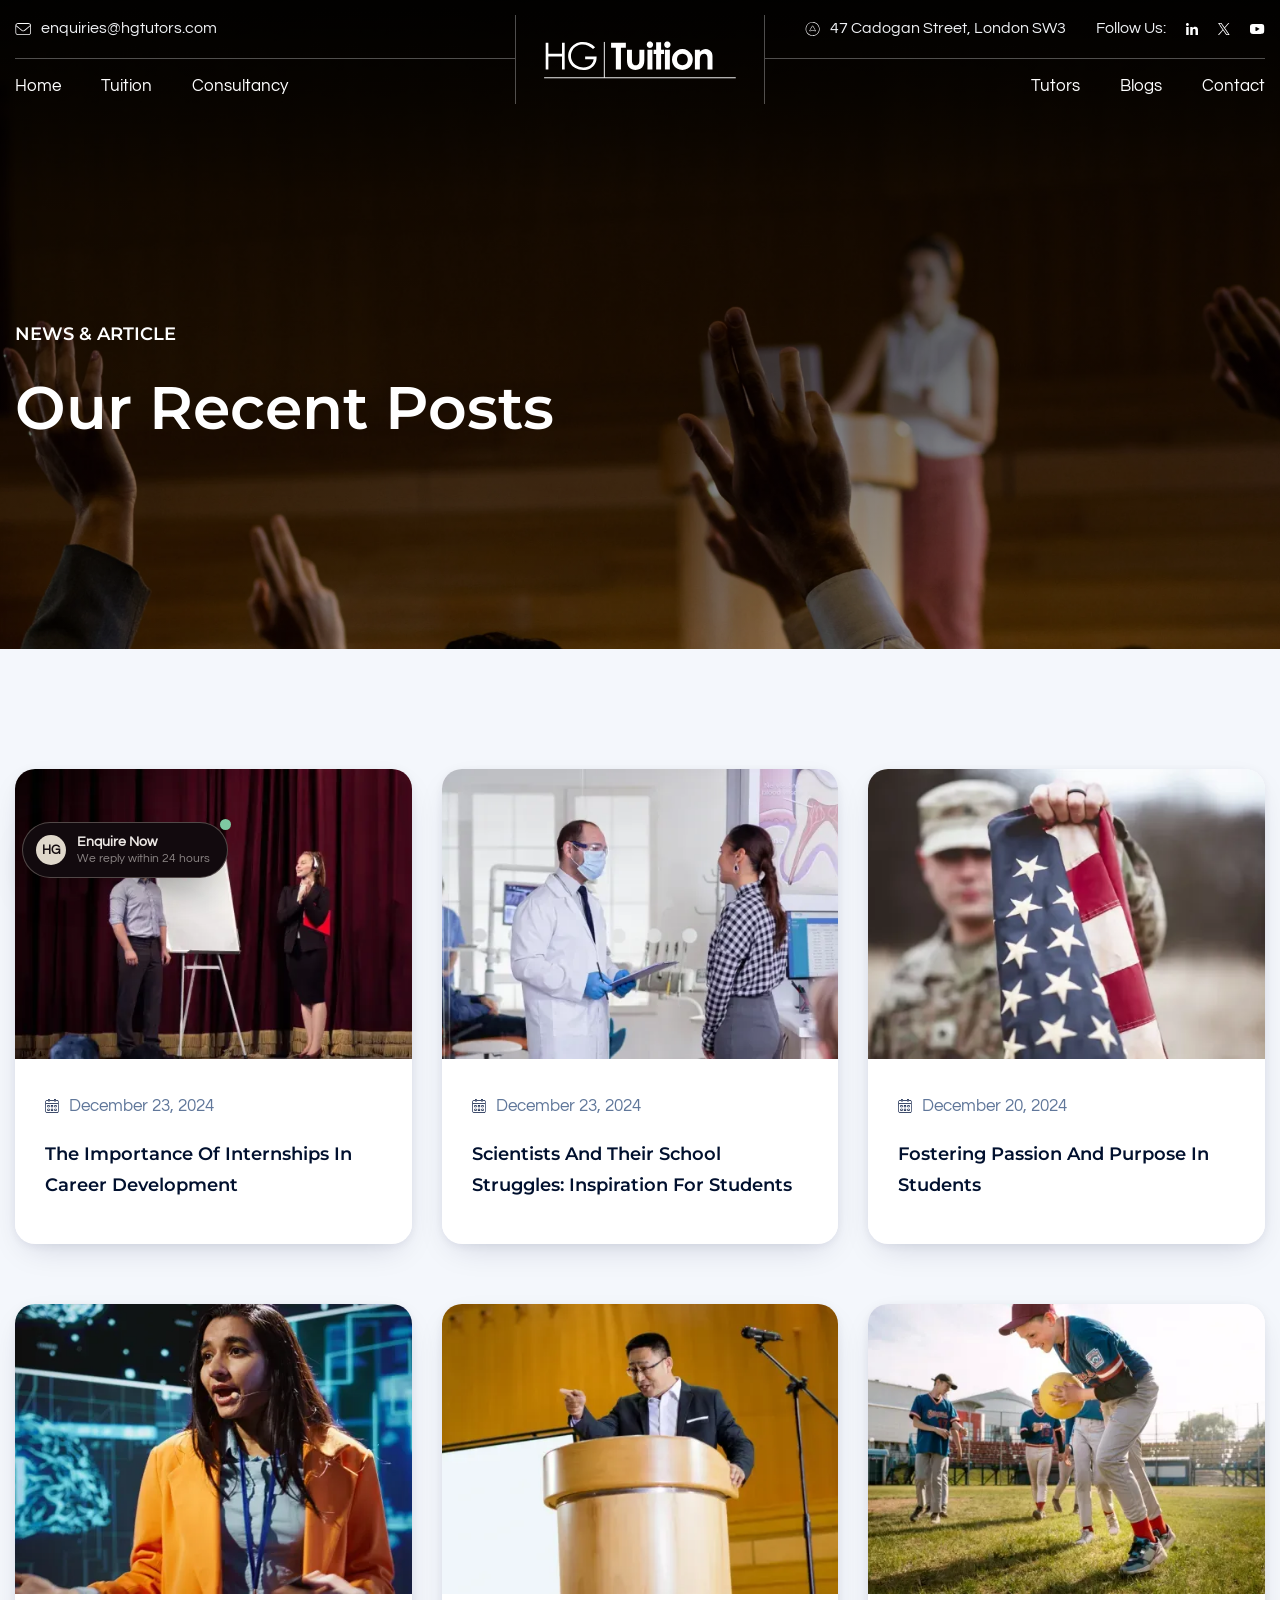
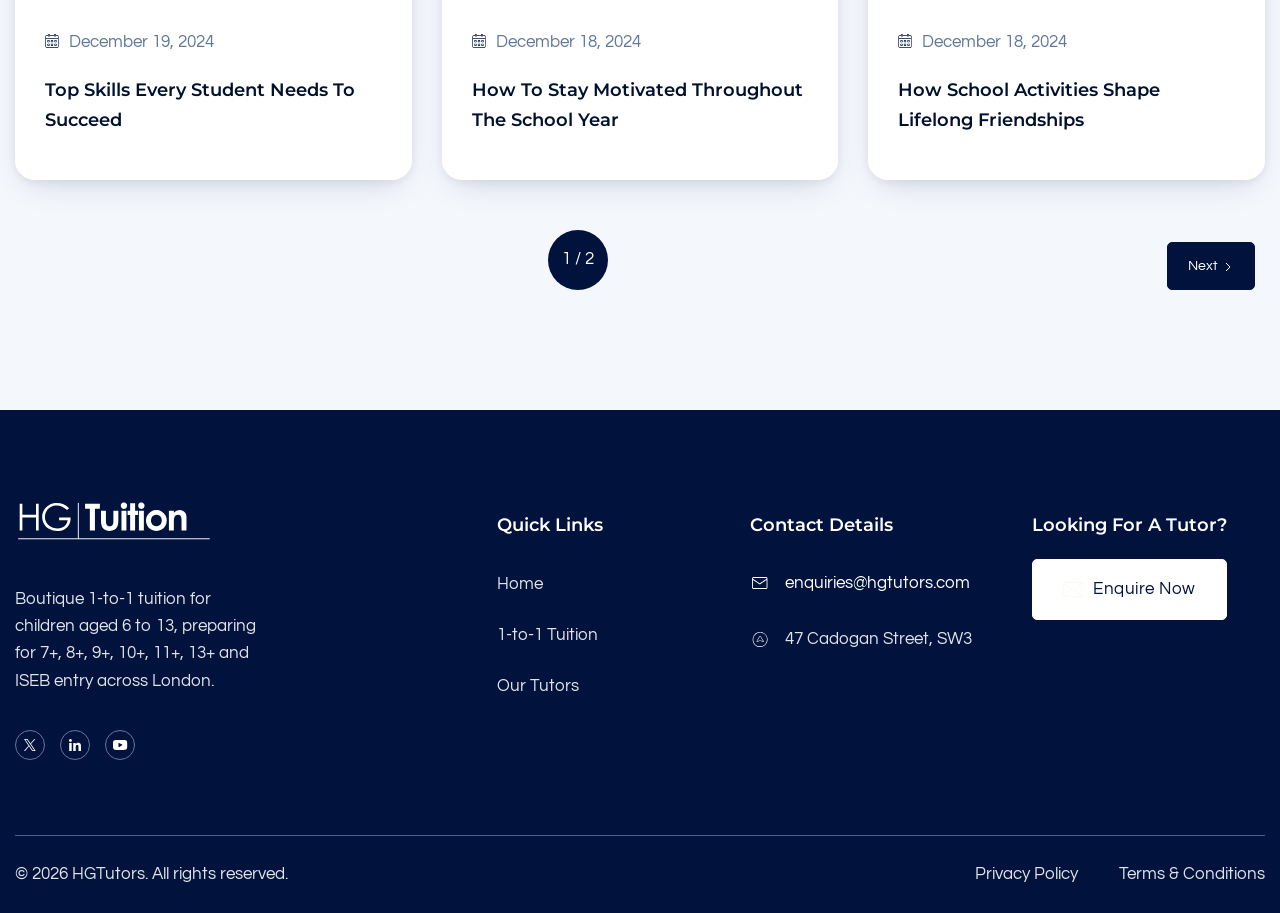
<file: blog/index.html>
<!DOCTYPE html>
<html data-wf-page="67693352bf70bd44a0581f15" data-wf-site="66f66b14a7360285e4700cb8" lang="en" class="w-mod-js wf-montserrat-n1-active wf-montserrat-i1-active wf-montserrat-n2-active wf-montserrat-i2-active wf-montserrat-n3-active wf-montserrat-i3-active wf-montserrat-n4-active wf-montserrat-i4-active wf-montserrat-n5-active wf-montserrat-i5-active wf-montserrat-n6-active wf-montserrat-i6-active wf-montserrat-n7-active wf-montserrat-i7-active wf-montserrat-n8-active wf-montserrat-i8-active wf-montserrat-n9-active wf-montserrat-i9-active wf-questrial-n3-active wf-questrial-n4-active wf-questrial-n5-active wf-questrial-n6-active wf-questrial-n7-active wf-active w-mod-ix">
  <head>
    <meta http-equiv="Content-Type" content="text/html; charset=UTF-8"><style>.wf-force-outline-none[tabindex="-1"]:focus{outline:none;}</style>
    <title>Blog | HGTutors</title>
    <meta content="Stay updated with the latest blog posts on educational trends, study tips, and expert advice for lifelong learners." name="description">
    <meta content="Blog | HGTutors" property="og:title">
    <meta content="Stay updated with the latest blog posts on educational trends, study tips, and expert advice for lifelong learners." property="og:description">
    <meta content="Blog | HGTutors" name="twitter:title">
    <meta content="Stay updated with the latest blog posts on educational trends, study tips, and expert advice for lifelong learners." name="twitter:description">
    <meta property="og:type" content="website">
    <meta content="summary_large_image" name="twitter:card">
    <meta content="width=device-width, initial-scale=1" name="viewport">
    <link href="assets/hgtutors.css" rel="stylesheet" type="text/css"><script src="assets/webfont.js" type="text/javascript"></script>
    <link rel="stylesheet" href="assets/css" media="all"><script type="text/javascript">WebFont.load({  google: {    families: ["Montserrat:100,100italic,200,200italic,300,300italic,400,400italic,500,500italic,600,600italic,700,700italic,800,800italic,900,900italic","Questrial:300,400,500,600,700"]  }});</script><script type="text/javascript">!function(o,c){var n=c.documentElement,t=" w-mod-";n.className+=t+"js",("ontouchstart"in o||o.DocumentTouch&&c instanceof DocumentTouch)&&(n.className+=t+"touch")}(window,document);</script>
    <link href="assets/favicon-32.png" rel="shortcut icon" type="image/png">
    <link href="assets/favicon-256.png" rel="apple-touch-icon"></head>
    <body>
      <section class="navbar-two">
        <div class="w-layout-blockcontainer container w-container">
          <div class="w-layout-grid nav-two-grid">
            <div class="navtwo-menu">
              <div class="w-layout-hflex nav-two-left-content">
                <div class="top-hedder-contact-menu-wrap"><a href="mailto:enquiries@hgtutors.com" class="top-header-one-timing-wrap top-heaader-menu-item-one w-inline-block">
                <div class="clock-icon"><img width="16" height="12" alt="mail-icon" src="assets/67580c4b5a32f0efcba782d3_icon(6).svg" loading="lazy"></div>
                <div class="top-header-timing-text">enquiries@hgtutors.com</div>
                </a></div>
              </div>
              <div class="w-layout-hflex navtwo-menu-one"><a href="../index.html" class="nav-menu nav-three-menu">Home</a><a href="../one-to-one-tuition/index.html" class="nav-menu nav-three-menu">Tuition</a><a href="../educational-consultancy/index.html" class="nav-menu nav-three-menu">Consultancy</a></div>
            </div>
            <a href="../index.html" class="navtwo-menu-logo w-inline-block"><img width="Auto" height="Auto" alt="" src="assets/hgtutors-logo.svg" loading="lazy"></a>
            <div class="navtwo-menu">
              <div class="w-layout-hflex nav-two-right-content">
                <div class="top-header-one-timing-wrap">
                  <div class="clock-icon"><img width="15" height="14" alt="" src="assets/67721a08c789e95331a7c72e_nav-address-icon.svg" loading="lazy"></div>
                  <div class="top-header-timing-text">47 Cadogan Street, London SW3</div>
                </div>
                <div class="w-layout-hflex navbar-social-link">
                  <div class="color-white text-capitalize top-header-timing-text">follow us:</div>
                  <a href="https://www.linkedin.com/" class="top-social-icon w-inline-block"><img loading="lazy" src="assets/67580c4b5a32f0efcba782ca_linkdin%20icon.svg" alt="linkdin-icon"></a><a href="https://x.com/" class="top-social-icon w-inline-block"><img loading="lazy" src="assets/67580c4b5a32f0efcba782c9_twitter%20icon.svg" alt="twitter-icon"></a><a href="https://youtube.com/" class="top-social-icon w-inline-block"><img loading="lazy" src="assets/67580c4b5a32f0efcba782cd_youtube%20icon.svg" alt="youtube-icon"></a></div>
                </div>
                <div class="w-layout-hflex navtwo-menu-one right"><a href="../tutors/index.html" class="nav-menu nav-three-menu">Tutors</a><a href="index.html" class="nav-menu nav-three-menu">Blogs</a><a href="../contact/index.html" class="nav-menu nav-three-menu">Contact</a></div>
                <div class="menu-button-one w-nav-button" style="-webkit-user-select: text;" aria-label="menu" role="button" tabindex="0" aria-controls="w-nav-overlay-0" aria-haspopup="menu" aria-expanded="false">
                  <div class="w-layout-vflex nav-hamburder-flex">
                    <div class="nav-hamburder one"></div>
                    <div class="nav-hamburder two"></div>
                    <div class="nav-hamburder three"></div>
                  </div>
                </div>
              </div>
            </div>
          </div>
        </section>
        <section class="navbar-three">
          <div class="top-header-one">
            <div class="w-layout-blockcontainer container w-container">
              <div class="w-layout-hflex top-header-content-wrap">
                <div class="w-layout-hflex">
                  <div class="top-hedder-contact-menu-wrap"><a href="index.html#" class="top-header-one-timing-wrap top-heaader-menu-item-one w-inline-block">
                  <div class="clock-icon"><img width="12" height="12" alt="call-icon" src="assets/67580c4b5a32f0efcba782d2_icon(5).svg" loading="lazy"></div>
                  <div class="top-header-timing-text">020 0000 0000</div>
                  </a><a href="index.html#" class="top-header-one-timing-wrap top-heaader-menu-item-one w-inline-block">
                  <div class="clock-icon"><img width="16" height="12" alt="mail-icon" src="assets/67580c4b5a32f0efcba782d3_icon(6).svg" loading="lazy"></div>
                  <div class="top-header-timing-text">enquiries@hgtutors.com</div>
                  </a></div>
                </div>
                <div class="w-layout-hflex nav-two-right-content">
                  <div class="top-header-one-timing-wrap">
                    <div class="clock-icon"><img width="15" height="14" alt="" src="assets/67721a08c789e95331a7c72e_nav-address-icon.svg" loading="lazy"></div>
                    <div class="top-header-timing-text">47 Cadogan Street, London SW3</div>
                  </div>
                  <div class="w-layout-hflex navbar-social-link">
                    <div class="color-white text-capitalize top-header-timing-text">follow us:</div>
                    <a href="index.html#" class="top-social-icon w-inline-block"><img loading="lazy" src="assets/67580c4b5a32f0efcba782ca_linkdin%20icon.svg" alt="linkdin-icon"></a><a href="index.html#" class="top-social-icon w-inline-block"><img loading="lazy" src="assets/67580c4b5a32f0efcba782c9_twitter%20icon.svg" alt="twitter-icon"></a><a href="index.html#" class="top-social-icon w-inline-block"><img loading="lazy" src="assets/67580c4b5a32f0efcba782cd_youtube%20icon.svg" alt="youtube-icon"></a></div>
                  </div>
                </div>
              </div>
            </div>
            <div class="navbar-three-wrap">
              <div data-w-id="d500bf85-1270-3ab7-b76a-3c0d2bbcd4f7" data-animation="default" data-collapse="medium" data-duration="400" data-easing="ease" data-easing2="ease" role="banner" class="navbar-three-main w-nav">
                <div class="container w-container">
                  <div class="navbar-three-wrap">
                    <div class="header-logo"><a href="../index.html" class="logo-one w-nav-brand" aria-label="home"><img loading="lazy" src="assets/hgtutors-logo.svg" alt="logo"></a></div>
                    <nav role="navigation" id="w-node-d500bf85-1270-3ab7-b76a-3c0d2bbcd4fd-2bbcd4d7" class="nav-menu-one w-nav-menu"><a href="../index.html" class="nav-menu nav-three-menu">Home</a><a href="../one-to-one-tuition/index.html" class="nav-menu nav-three-menu">Tuition</a><a href="../educational-consultancy/index.html" class="nav-menu nav-three-menu">Consultancy</a><a href="../tutors/index.html" class="nav-menu nav-three-menu">Tutors</a><a href="index.html" class="nav-menu nav-three-menu">Blogs</a><a href="../contact/index.html" class="nav-menu nav-three-menu">Contact</a></nav>
                    <div class="menu-button-one w-nav-button" style="-webkit-user-select: text;" aria-label="menu" role="button" tabindex="0" aria-controls="w-nav-overlay-0" aria-haspopup="menu" aria-expanded="false">
                      <div class="w-layout-vflex nav-hamburder-flex">
                        <div class="nav-hamburder one"></div>
                        <div class="nav-hamburder two"></div>
                        <div class="nav-hamburder three"></div>
                      </div>
                    </div>
                  </div>
                </div>
                <div class="w-nav-overlay" data-wf-ignore="" id="w-nav-overlay-0"></div>
              </div>
            </div>
          </section>
          <section data-w-id="c74324f2-d99c-12d6-c792-eb952986d0a6" class="blog-one-hero blog-two-hero">
            <div class="w-layout-blockcontainer container w-container">
              <div class="blog-one-hero-content">
                <div class="subheading color-white">news &amp; Article</div>
                <div class="headinng-one-margin">
                  <h1 class="slide-title no-margin color-white">Our Recent Posts</h1>
                </div>
              </div>
            </div>
          </section>
          <section class="blog-two-section">
            <div class="w-layout-blockcontainer container w-container">
              <div class="w-dyn-list">
                <div role="list" class="blogone-content-grid w-dyn-items">
                  <div role="listitem" class="w-dyn-item"><a href="../blog-post/index.html" class="blog-two-wraper border-radius-twenty overflow-hidden w-inline-block">
                  <div class="homethree-news-image"><img width="410" height="290" alt="" src="assets/67809fa2d9128022094b613d_blog-three-01.webp" loading="lazy" sizes="(max-width: 479px) 100vw, 410px" srcset="assets/67809fa2d9128022094b613d_blog-three-01-p-500.webp 500w, assets/67809fa2d9128022094b613d_blog-three-01-p-800.webp 800w, assets/67809fa2d9128022094b613d_blog-three-01.webp 820w" class="full-height responsive-image-full-width"></div>
                  <div class="blogone-title-wrap">
                    <div class="w-layout-hflex homethree-news-time-wrapper">
                      <div class="blogone-date">
                        <div class="blogone-date-icon"><img width="14" height="14" alt="icon" src="assets/67694a941ea888d5cb63c815_calender.svg" loading="lazy"></div>
                        <div>December 23, 2024</div>
                      </div>
                    </div>
                    <div class="homethree-news-inner-heading blogone-title">
                      <div class="heading-style-h6">The Importance of Internships in Career Development</div>
                    </div>
                  </div>
                  </a></div>
                  <div role="listitem" class="w-dyn-item"><a href="../blog-post/index.html" class="blog-two-wraper border-radius-twenty overflow-hidden w-inline-block">
                  <div class="homethree-news-image"><img width="410" height="290" alt="" src="assets/67809fb6fec7455a7efa8db1_blog-three-02.webp" loading="lazy" sizes="(max-width: 479px) 100vw, 410px" srcset="assets/67809fb6fec7455a7efa8db1_blog-three-02-p-500.webp 500w, assets/67809fb6fec7455a7efa8db1_blog-three-02-p-800.webp 800w, assets/67809fb6fec7455a7efa8db1_blog-three-02.webp 820w" class="full-height responsive-image-full-width"></div>
                  <div class="blogone-title-wrap">
                    <div class="w-layout-hflex homethree-news-time-wrapper">
                      <div class="blogone-date">
                        <div class="blogone-date-icon"><img width="14" height="14" alt="icon" src="assets/67694a941ea888d5cb63c815_calender.svg" loading="lazy"></div>
                        <div>December 23, 2024</div>
                      </div>
                    </div>
                    <div class="homethree-news-inner-heading blogone-title">
                      <div class="heading-style-h6">Scientists and Their School Struggles: Inspiration for Students </div>
                    </div>
                  </div>
                  </a></div>
                  <div role="listitem" class="w-dyn-item"><a href="../blog-post/index.html" class="blog-two-wraper border-radius-twenty overflow-hidden w-inline-block">
                  <div class="homethree-news-image"><img width="410" height="290" alt="" src="assets/67809fc6dfa18e69f7ffd4cf_blog-three-03.webp" loading="lazy" sizes="(max-width: 479px) 100vw, 410px" srcset="assets/67809fc6dfa18e69f7ffd4cf_blog-three-03-p-500.webp 500w, assets/67809fc6dfa18e69f7ffd4cf_blog-three-03-p-800.webp 800w, assets/67809fc6dfa18e69f7ffd4cf_blog-three-03.webp 820w" class="full-height responsive-image-full-width"></div>
                  <div class="blogone-title-wrap">
                    <div class="w-layout-hflex homethree-news-time-wrapper">
                      <div class="blogone-date">
                        <div class="blogone-date-icon"><img width="14" height="14" alt="icon" src="assets/67694a941ea888d5cb63c815_calender.svg" loading="lazy"></div>
                        <div>December 20, 2024</div>
                      </div>
                    </div>
                    <div class="homethree-news-inner-heading blogone-title">
                      <div class="heading-style-h6">Fostering Passion and Purpose in Students</div>
                    </div>
                  </div>
                  </a></div>
                  <div role="listitem" class="w-dyn-item"><a href="../blog-post/index.html" class="blog-two-wraper border-radius-twenty overflow-hidden w-inline-block">
                  <div class="homethree-news-image"><img width="410" height="290" alt="" src="assets/67809fddc7387a7d9e1fcd06_blog-three-04.webp" loading="lazy" sizes="(max-width: 479px) 100vw, 410px" srcset="assets/67809fddc7387a7d9e1fcd06_blog-three-04-p-500.webp 500w, assets/67809fddc7387a7d9e1fcd06_blog-three-04-p-800.webp 800w, assets/67809fddc7387a7d9e1fcd06_blog-three-04.webp 820w" class="full-height responsive-image-full-width"></div>
                  <div class="blogone-title-wrap">
                    <div class="w-layout-hflex homethree-news-time-wrapper">
                      <div class="blogone-date">
                        <div class="blogone-date-icon"><img width="14" height="14" alt="icon" src="assets/67694a941ea888d5cb63c815_calender.svg" loading="lazy"></div>
                        <div>December 19, 2024</div>
                      </div>
                    </div>
                    <div class="homethree-news-inner-heading blogone-title">
                      <div class="heading-style-h6">Top Skills Every Student Needs to Succeed</div>
                    </div>
                  </div>
                  </a></div>
                  <div role="listitem" class="w-dyn-item"><a href="../blog-post/index.html" class="blog-two-wraper border-radius-twenty overflow-hidden w-inline-block">
                  <div class="homethree-news-image"><img width="410" height="290" alt="" src="assets/67809fec45ba2ada3fc93d0d_blog-three-05.webp" loading="lazy" sizes="(max-width: 479px) 100vw, 410px" srcset="assets/67809fec45ba2ada3fc93d0d_blog-three-05-p-500.webp 500w, assets/67809fec45ba2ada3fc93d0d_blog-three-05-p-800.webp 800w, assets/67809fec45ba2ada3fc93d0d_blog-three-05.webp 820w" class="full-height responsive-image-full-width"></div>
                  <div class="blogone-title-wrap">
                    <div class="w-layout-hflex homethree-news-time-wrapper">
                      <div class="blogone-date">
                        <div class="blogone-date-icon"><img width="14" height="14" alt="icon" src="assets/67694a941ea888d5cb63c815_calender.svg" loading="lazy"></div>
                        <div>December 18, 2024</div>
                      </div>
                    </div>
                    <div class="homethree-news-inner-heading blogone-title">
                      <div class="heading-style-h6">How to Stay Motivated Throughout the School Year</div>
                    </div>
                  </div>
                  </a></div>
                  <div role="listitem" class="w-dyn-item"><a href="../blog-post/index.html" class="blog-two-wraper border-radius-twenty overflow-hidden w-inline-block">
                  <div class="homethree-news-image"><img width="410" height="290" alt="" src="assets/67809ffba76025cecb4c1a93_blog-three-06.webp" loading="lazy" sizes="(max-width: 479px) 100vw, 410px" srcset="assets/67809ffba76025cecb4c1a93_blog-three-06-p-500.webp 500w, assets/67809ffba76025cecb4c1a93_blog-three-06-p-800.webp 800w, assets/67809ffba76025cecb4c1a93_blog-three-06.webp 820w" class="full-height responsive-image-full-width"></div>
                  <div class="blogone-title-wrap">
                    <div class="w-layout-hflex homethree-news-time-wrapper">
                      <div class="blogone-date">
                        <div class="blogone-date-icon"><img width="14" height="14" alt="icon" src="assets/67694a941ea888d5cb63c815_calender.svg" loading="lazy"></div>
                        <div>December 18, 2024</div>
                      </div>
                    </div>
                    <div class="homethree-news-inner-heading blogone-title">
                      <div class="heading-style-h6">How School Activities Shape Lifelong Friendships</div>
                    </div>
                  </div>
                  </a></div>
                </div>
                <div role="navigation" aria-label="List" class="w-pagination-wrapper pagination">
                  <div aria-label="Page 1 of 2" role="heading" class="w-page-count blogone-page-count">1 / 2</div>
                  <a href="../index.html" aria-label="Next Page" class="w-pagination-next button-one-style blog-button">
                  <div class="w-inline-block">Next</div>
                  <svg class="w-pagination-next-icon" height="12px" width="12px" xmlns="http://www.w3.org/2000/svg" viewBox="0 0 12 12" transform="translate(0, 1)"><path fill="none" stroke="currentColor" fill-rule="evenodd" d="M4 2l4 4-4 4"></path></svg></a>
                  <link rel="prerender" href="../index.html"></div>
                </div>
              </div>
            </section>
            <section class="footer-one">
              <div class="footer-one-content">
                <div class="w-layout-blockcontainer container w-container">
                  <div class="w-layout-hflex footer-wrap">
                    <div class="footer-one-logo-wrap"><a href="../index.html" class="footer-logo w-inline-block"><img loading="lazy" src="assets/hgtutors-logo.svg" alt="logo"></a>
                    <p class="footer-paragraph light-white">Boutique 1-to-1 tuition for children aged 6 to 13, preparing for 7+, 8+, 9+, 10+, 11+, 13+ and ISEB entry across London.</p>
                    <div class="w-layout-hflex footer-one-social-icon-wrap"><a href="https://x.com/" class="footer-one-icon w-inline-block"><img src="assets/67580c4b5a32f0efcba782c9_twitter%20icon.svg" loading="lazy" width="12" height="12" alt="twitter-icon"></a><a href="https://linkedin.com/" class="footer-one-icon w-inline-block"><img width="12" height="12" alt="linkdin-icon" src="assets/67580c4b5a32f0efcba782ca_linkdin%20icon.svg" loading="lazy"></a><a href="https://youtube.com/" class="footer-one-icon w-inline-block"><img width="15" height="10" alt="youtube-icon" src="assets/67580c4b5a32f0efcba782cd_youtube%20icon.svg" loading="lazy"></a></div>
                  </div>
                  <div class="footer-one-menu-box">
                    <div class="heading-style-h6 color-white footer-menu-title">Quick Links</div>
                    <div class="w-layout-vflex footer-menu-wrap"><a href="../index.html" class="footer-menu-item light-white w-inline-block"><div>Home</div></a><a href="../one-to-one-tuition/index.html" class="footer-menu-item light-white w-inline-block"><div>1-to-1 Tuition</div></a><a href="../tutors/index.html" class="footer-menu-item light-white w-inline-block"><div>Our Tutors</div></a></div></div><div class="footer-one-contact-box"><div class="heading-style-h6 color-white footer-menu-title">Contact Details</div><div class="w-layout-hflex footer-one-icon-wrap"><div class="footer-one-icon-two"><img loading="lazy" src="assets/67580c4b5a32f0efcba782cf_email.svg" alt=""></div><div class="footer-icon-box-content"><a href="mailto:enquiries@hgtutors.com" class="footer-menu-item no-padding">enquiries@hgtutors.com</a></div></div><div class="w-layout-hflex footer-one-icon-wrap"><div class="footer-one-icon-two"><img loading="lazy" src="assets/67721a08c789e95331a7c72e_nav-address-icon.svg" alt=""></div><div class="footer-icon-box-content"><div class="footer-menu-item no-padding light-white">47 Cadogan Street, SW3</div></div></div></div>
                      <div class="footer-one-newsletter-box">
                        <div class="heading-style-h6 color-white footer-menu-title footer-menu-title-four">Looking for a tutor?</div>
                        <a data-w-id="795d6de1-ee4c-d4d3-ae69-e0fb806ed0b7" href="../enquire/index.html" class="button-one-style blue w-inline-block">
                        <div class="w-layout-hflex btton-style-five-main">
                          <div class="button-five-icon-one"><img width="20" height="15" alt="icon" src="assets/67614bc1d94765200c786e71_mail-icon.webp" loading="lazy"></div>
                          <div class="button-text-wrap position-relative">
                            <div class="button-text-one">Enquire Now</div>
                            <div class="button-text-one two">Enquire Now</div>
                          </div>
                        </div>
                        <div class="button-overlay" style="display: none"></div>
                        </a></div>
                      </div>
                    </div>
                  </div>
                  <div class="w-layout-hflex copyright-one">
                    <div class="w-layout-blockcontainer container w-container"><div class="w-layout-hflex copyright-wrap"><div class="copyright-content"><p class="copyright-text no-margin">&copy; 2026 HGTutors. All rights reserved.</p></div><div class="w-layout-hflex copyright-menu"><a href="#" class="footer-menu-item light-white no-padding w-inline-block"><div>Privacy Policy</div></a><div class="footer-link-line"></div><a href="#" class="footer-menu-item light-white no-padding w-inline-block"><div>Terms &amp; Conditions</div></a></div></div></div>
                  </div>
                </section>
                <div></div>
                <script src="assets/jquery.min.js" type="text/javascript"></script><script src="assets/site-vendor.js" type="text/javascript"></script><script src="assets/site-ix.js" type="text/javascript"></script><script src="assets/sitex.js" type="text/javascript"></script><a href="../enquire/index.html" class="hg-cta" aria-label="Enquire now"><span class="hg-cta-mark" aria-hidden="true">HG</span><span class="hg-cta-text"><span class="hg-cta-title">Enquire Now</span><span class="hg-cta-sub">We reply within 24 hours</span></span><span class="hg-cta-pulse" aria-hidden="true"></span></a></body>
              </html>
</file>
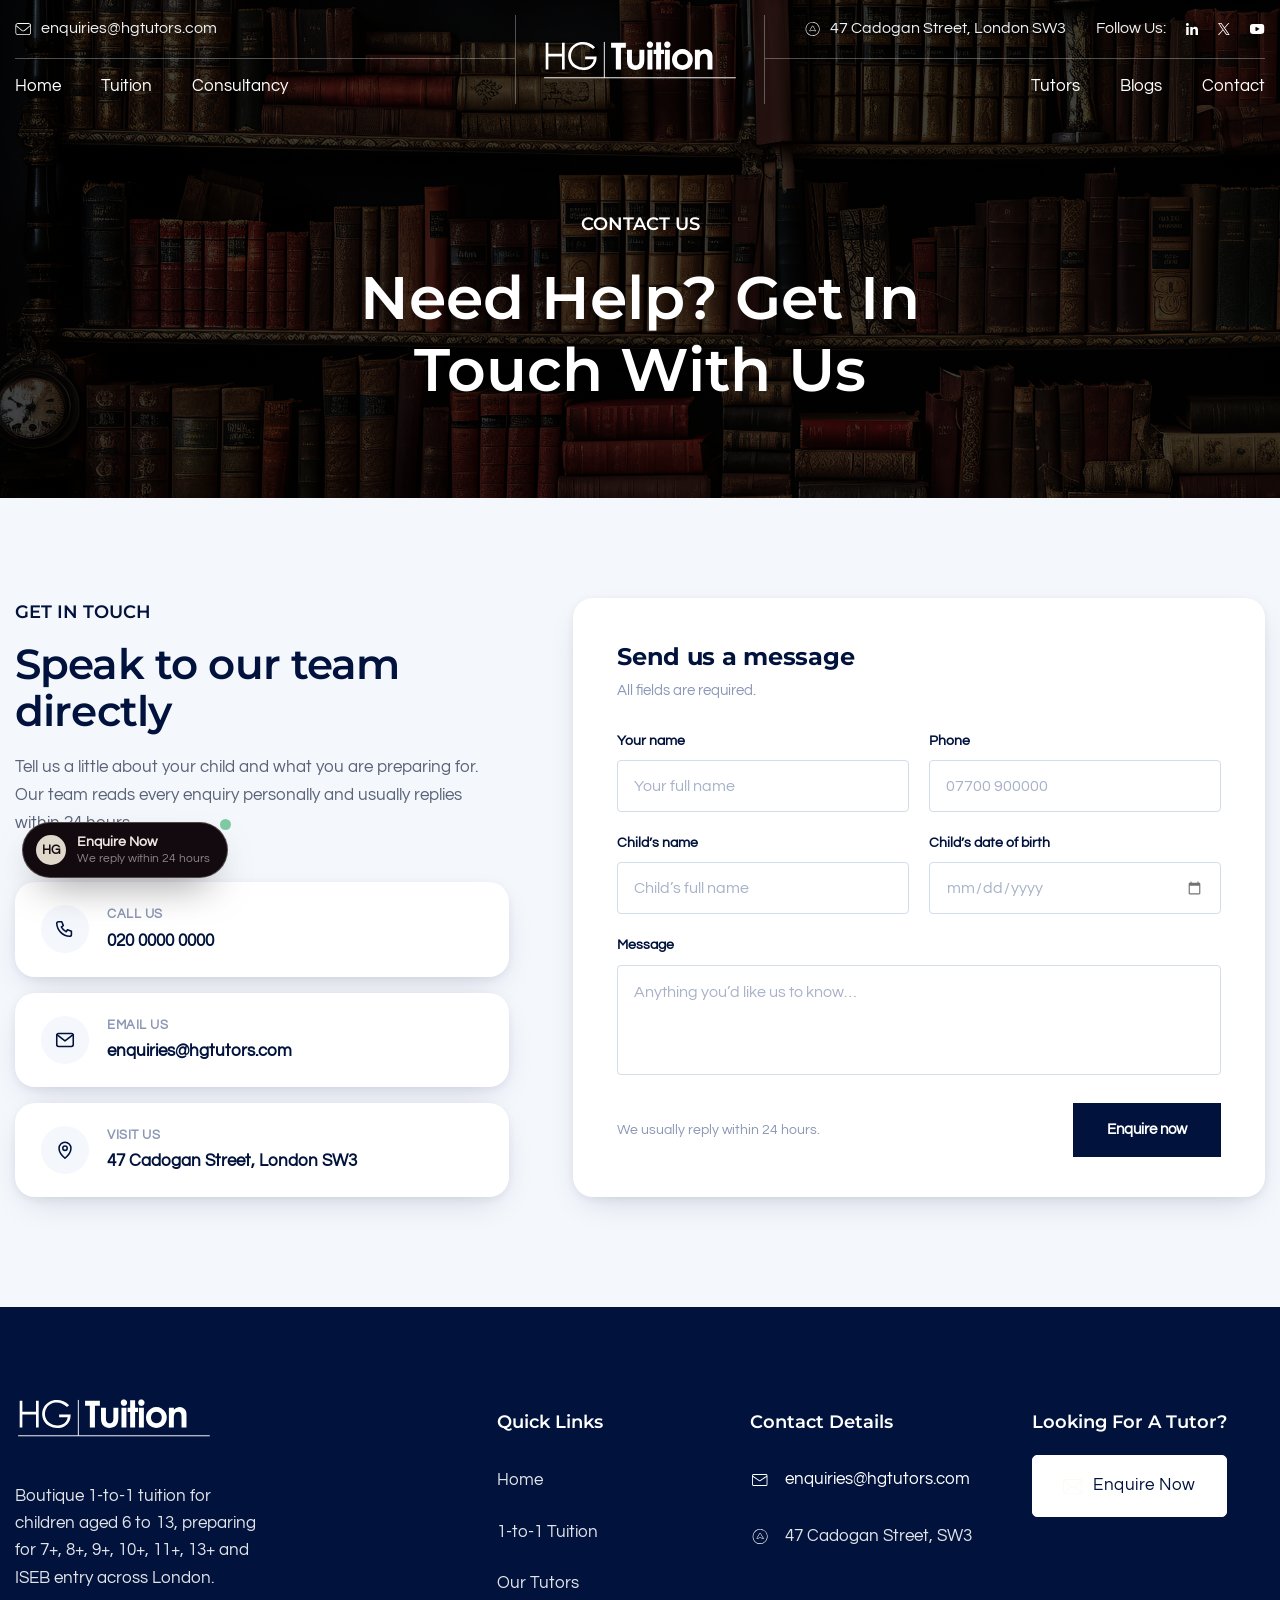
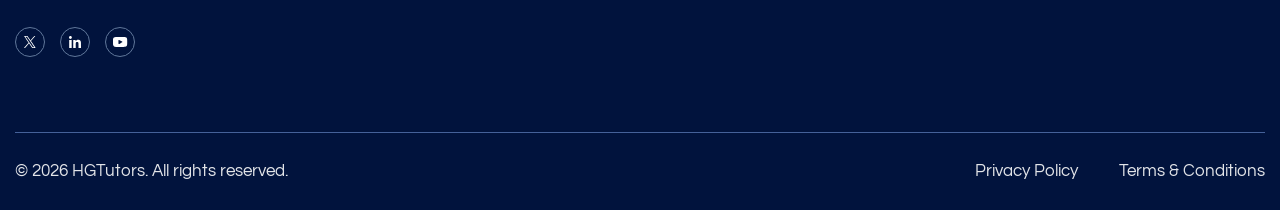
<file: contact/index.html>
<!DOCTYPE html>
<html data-wf-page="6765328706b8a69ed405ea67" data-wf-site="66f66b14a7360285e4700cb8" lang="en" class="w-mod-js wf-montserrat-n1-active wf-montserrat-i1-active wf-montserrat-n2-active wf-montserrat-i2-active wf-montserrat-n3-active wf-montserrat-i3-active wf-montserrat-n4-active wf-montserrat-i4-active wf-montserrat-n5-active wf-montserrat-i5-active wf-montserrat-n6-active wf-montserrat-i6-active wf-montserrat-n7-active wf-montserrat-i7-active wf-montserrat-n8-active wf-montserrat-i8-active wf-montserrat-n9-active wf-montserrat-i9-active wf-questrial-n3-active wf-questrial-n4-active wf-questrial-n5-active wf-questrial-n6-active wf-questrial-n7-active wf-active w-mod-ix">
  <head>
    <meta http-equiv="Content-Type" content="text/html; charset=UTF-8"><style>.wf-force-outline-none[tabindex="-1"]:focus{outline:none;}</style>
    <title>Contact Us | HGTutors</title>
    <meta content="Contact us for assistance, questions, or feedback. Our team is ready to help with any educational inquiries or concerns." name="description">
    <meta content="Contact Us | HGTutors" property="og:title">
    <meta content="Contact us for assistance, questions, or feedback. Our team is ready to help with any educational inquiries or concerns." property="og:description">
    <meta content="Contact Us | HGTutors" name="twitter:title">
    <meta content="Contact us for assistance, questions, or feedback. Our team is ready to help with any educational inquiries or concerns." name="twitter:description">
    <meta property="og:type" content="website">
    <meta content="summary_large_image" name="twitter:card">
    <meta content="width=device-width, initial-scale=1" name="viewport">
    <link href="assets/hgtutors.css" rel="stylesheet" type="text/css"><style>@media (min-width:992px) {html.w-mod-js:not(.w-mod-ix) [data-w-id="8e956e44-b2b7-68a7-a01e-09ed785d1d3b"] {-webkit-transform:translate3d(0, 120%, 0) scale3d(1, 1, 1) rotateX(0) rotateY(0) rotateZ(0) skew(0, 5deg);-moz-transform:translate3d(0, 120%, 0) scale3d(1, 1, 1) rotateX(0) rotateY(0) rotateZ(0) skew(0, 5deg);-ms-transform:translate3d(0, 120%, 0) scale3d(1, 1, 1) rotateX(0) rotateY(0) rotateZ(0) skew(0, 5deg);transform:translate3d(0, 120%, 0) scale3d(1, 1, 1) rotateX(0) rotateY(0) rotateZ(0) skew(0, 5deg);}html.w-mod-js:not(.w-mod-ix) [data-w-id="66d8d2b5-09e4-2997-5d70-fe41830eff78"] {opacity:0;}html.w-mod-js:not(.w-mod-ix) [data-w-id="66d8d2b5-09e4-2997-5d70-fe41830eff81"] {opacity:0;}}@media (max-width:991px) and (min-width:768px) {html.w-mod-js:not(.w-mod-ix) [data-w-id="8e956e44-b2b7-68a7-a01e-09ed785d1d3b"] {-webkit-transform:translate3d(0, 120%, 0) scale3d(1, 1, 1) rotateX(0) rotateY(0) rotateZ(0) skew(0, 5deg);-moz-transform:translate3d(0, 120%, 0) scale3d(1, 1, 1) rotateX(0) rotateY(0) rotateZ(0) skew(0, 5deg);-ms-transform:translate3d(0, 120%, 0) scale3d(1, 1, 1) rotateX(0) rotateY(0) rotateZ(0) skew(0, 5deg);transform:translate3d(0, 120%, 0) scale3d(1, 1, 1) rotateX(0) rotateY(0) rotateZ(0) skew(0, 5deg);}html.w-mod-js:not(.w-mod-ix) [data-w-id="66d8d2b5-09e4-2997-5d70-fe41830eff78"] {opacity:0;}html.w-mod-js:not(.w-mod-ix) [data-w-id="66d8d2b5-09e4-2997-5d70-fe41830eff81"] {opacity:0;}}</style><script src="assets/webfont.js" type="text/javascript"></script>
    <link rel="stylesheet" href="assets/css" media="all"><script type="text/javascript">WebFont.load({  google: {    families: ["Montserrat:100,100italic,200,200italic,300,300italic,400,400italic,500,500italic,600,600italic,700,700italic,800,800italic,900,900italic","Questrial:300,400,500,600,700"]  }});</script><script type="text/javascript">!function(o,c){var n=c.documentElement,t=" w-mod-";n.className+=t+"js",("ontouchstart"in o||o.DocumentTouch&&c instanceof DocumentTouch)&&(n.className+=t+"touch")}(window,document);</script>
    <link href="assets/favicon-32.png" rel="shortcut icon" type="image/png">
    <link href="assets/favicon-256.png" rel="apple-touch-icon"></head>
    <body>
      <section class="navbar-two">
        <div class="w-layout-blockcontainer container w-container">
          <div class="w-layout-grid nav-two-grid">
            <div class="navtwo-menu">
              <div class="w-layout-hflex nav-two-left-content">
                <div class="top-hedder-contact-menu-wrap"><a href="mailto:enquiries@hgtutors.com" class="top-header-one-timing-wrap top-heaader-menu-item-one w-inline-block">
                <div class="clock-icon"><img width="16" height="12" alt="mail-icon" src="assets/67580c4b5a32f0efcba782d3_icon(6).svg" loading="lazy"></div>
                <div class="top-header-timing-text">enquiries@hgtutors.com</div>
                </a></div>
              </div>
              <div class="w-layout-hflex navtwo-menu-one"><a href="../index.html" class="nav-menu nav-three-menu">Home</a><a href="../one-to-one-tuition/index.html" class="nav-menu nav-three-menu">Tuition</a><a href="../educational-consultancy/index.html" class="nav-menu nav-three-menu">Consultancy</a></div>
            </div>
            <a href="../index.html" class="navtwo-menu-logo w-inline-block"><img width="Auto" height="Auto" alt="" src="assets/hgtutors-logo.svg" loading="lazy"></a>
            <div class="navtwo-menu">
              <div class="w-layout-hflex nav-two-right-content">
                <div class="top-header-one-timing-wrap">
                  <div class="clock-icon"><img width="15" height="14" alt="" src="assets/67721a08c789e95331a7c72e_nav-address-icon.svg" loading="lazy"></div>
                  <div class="top-header-timing-text">47 Cadogan Street, London SW3</div>
                </div>
                <div class="w-layout-hflex navbar-social-link">
                  <div class="color-white text-capitalize top-header-timing-text">follow us:</div>
                  <a href="https://www.linkedin.com/" class="top-social-icon w-inline-block"><img loading="lazy" src="assets/67580c4b5a32f0efcba782ca_linkdin%20icon.svg" alt="linkdin-icon"></a><a href="https://x.com/" class="top-social-icon w-inline-block"><img loading="lazy" src="assets/67580c4b5a32f0efcba782c9_twitter%20icon.svg" alt="twitter-icon"></a><a href="https://youtube.com/" class="top-social-icon w-inline-block"><img loading="lazy" src="assets/67580c4b5a32f0efcba782cd_youtube%20icon.svg" alt="youtube-icon"></a></div>
                </div>
                <div class="w-layout-hflex navtwo-menu-one right"><a href="../tutors/index.html" class="nav-menu nav-three-menu">Tutors</a><a href="../blog/index.html" class="nav-menu nav-three-menu">Blogs</a><a href="index.html" class="nav-menu nav-three-menu">Contact</a></div>
                <div class="menu-button-one w-nav-button" style="-webkit-user-select: text;" aria-label="menu" role="button" tabindex="0" aria-controls="w-nav-overlay-0" aria-haspopup="menu" aria-expanded="false">
                  <div class="w-layout-vflex nav-hamburder-flex">
                    <div class="nav-hamburder one"></div>
                    <div class="nav-hamburder two"></div>
                    <div class="nav-hamburder three"></div>
                  </div>
                </div>
              </div>
            </div>
          </div>
        </section>
        <section class="navbar-three">
          <div class="top-header-one">
            <div class="w-layout-blockcontainer container w-container">
              <div class="w-layout-hflex top-header-content-wrap">
                <div class="w-layout-hflex">
                  <div class="top-hedder-contact-menu-wrap"><a href="index.html#" class="top-header-one-timing-wrap top-heaader-menu-item-one w-inline-block">
                  <div class="clock-icon"><img width="12" height="12" alt="call-icon" src="assets/67580c4b5a32f0efcba782d2_icon(5).svg" loading="lazy"></div>
                  <div class="top-header-timing-text">020 0000 0000</div>
                  </a><a href="index.html#" class="top-header-one-timing-wrap top-heaader-menu-item-one w-inline-block">
                  <div class="clock-icon"><img width="16" height="12" alt="mail-icon" src="assets/67580c4b5a32f0efcba782d3_icon(6).svg" loading="lazy"></div>
                  <div class="top-header-timing-text">enquiries@hgtutors.com</div>
                  </a></div>
                </div>
                <div class="w-layout-hflex nav-two-right-content">
                  <div class="top-header-one-timing-wrap">
                    <div class="clock-icon"><img width="15" height="14" alt="" src="assets/67721a08c789e95331a7c72e_nav-address-icon.svg" loading="lazy"></div>
                    <div class="top-header-timing-text">47 Cadogan Street, London SW3</div>
                  </div>
                  <div class="w-layout-hflex navbar-social-link">
                    <div class="color-white text-capitalize top-header-timing-text">follow us:</div>
                    <a href="index.html#" class="top-social-icon w-inline-block"><img loading="lazy" src="assets/67580c4b5a32f0efcba782ca_linkdin%20icon.svg" alt="linkdin-icon"></a><a href="index.html#" class="top-social-icon w-inline-block"><img loading="lazy" src="assets/67580c4b5a32f0efcba782c9_twitter%20icon.svg" alt="twitter-icon"></a><a href="index.html#" class="top-social-icon w-inline-block"><img loading="lazy" src="assets/67580c4b5a32f0efcba782cd_youtube%20icon.svg" alt="youtube-icon"></a></div>
                  </div>
                </div>
              </div>
            </div>
            <div class="navbar-three-wrap">
              <div data-w-id="d500bf85-1270-3ab7-b76a-3c0d2bbcd4f7" data-animation="default" data-collapse="medium" data-duration="400" data-easing="ease" data-easing2="ease" role="banner" class="navbar-three-main w-nav">
                <div class="container w-container">
                  <div class="navbar-three-wrap">
                    <div class="header-logo"><a href="../index.html" class="logo-one w-nav-brand" aria-label="home"><img loading="lazy" src="assets/hgtutors-logo.svg" alt="logo"></a></div>
                    <nav role="navigation" id="w-node-d500bf85-1270-3ab7-b76a-3c0d2bbcd4fd-2bbcd4d7" class="nav-menu-one w-nav-menu"><a href="../index.html" class="nav-menu nav-three-menu">Home</a><a href="../one-to-one-tuition/index.html" class="nav-menu nav-three-menu">Tuition</a><a href="../educational-consultancy/index.html" class="nav-menu nav-three-menu">Consultancy</a><a href="../tutors/index.html" class="nav-menu nav-three-menu">Tutors</a><a href="../blog/index.html" class="nav-menu nav-three-menu">Blogs</a><a href="index.html" class="nav-menu nav-three-menu">Contact</a></nav>
                    <div class="menu-button-one w-nav-button" style="-webkit-user-select: text;" aria-label="menu" role="button" tabindex="0" aria-controls="w-nav-overlay-0" aria-haspopup="menu" aria-expanded="false">
                      <div class="w-layout-vflex nav-hamburder-flex">
                        <div class="nav-hamburder one"></div>
                        <div class="nav-hamburder two"></div>
                        <div class="nav-hamburder three"></div>
                      </div>
                    </div>
                  </div>
                </div>
                <div class="w-nav-overlay" data-wf-ignore="" id="w-nav-overlay-0"></div>
              </div>
            </div>
          </section>
          <section data-w-id="03d1fc60-e376-68c8-1173-6f80f452876b" class="contact-two-hero">
            <div class="w-layout-blockcontainer container w-container">
              <div class="contact-three-hero-content text-align-center">
                <div class="subheading color-white">contact us</div>
                <div class="headinng-one-margin overflow-hidden">
                  <h1 class="slide-title no-margin color-white">Need Help? Get in touch with us</h1>
                </div>
              </div>
            </div>
          </section>
          <section class="ct" aria-labelledby="ct-title">
            <div class="ct-shell">
              <div class="ct-info">
                <div class="subheading">get in touch</div>
                <h2 id="ct-title" class="ct-title">Speak to our team directly</h2>
                <p class="ct-lead">Tell us a little about your child and what you are preparing for. Our team reads every enquiry personally and usually replies within 24 hours.</p>
                <ul class="ct-list">
                  <li class="ct-item">
                    <span class="ct-icon" aria-hidden="true"><svg viewBox="0 0 24 24" fill="none" stroke="currentColor" stroke-width="1.7" stroke-linecap="round" stroke-linejoin="round"><path d="M5 4h3.5l1.7 4.3-2.2 1.4a11 11 0 005.3 5.3l1.4-2.2L19 14.5V18a2 2 0 01-2 2A15 15 0 013 6a2 2 0 012-2z"/></svg></span>
                    <span class="ct-item-body"><span class="ct-item-label">Call us</span><a class="ct-item-value" href="tel:02000000000">020 0000 0000</a></span>
                  </li>
                  <li class="ct-item">
                    <span class="ct-icon" aria-hidden="true"><svg viewBox="0 0 24 24" fill="none" stroke="currentColor" stroke-width="1.7" stroke-linecap="round" stroke-linejoin="round"><rect x="3" y="5" width="18" height="14" rx="2"/><path d="M3.5 6.5l8.5 6.5 8.5-6.5"/></svg></span>
                    <span class="ct-item-body"><span class="ct-item-label">Email us</span><a class="ct-item-value" href="mailto:enquiries@hgtutors.com">enquiries@hgtutors.com</a></span>
                  </li>
                  <li class="ct-item">
                    <span class="ct-icon" aria-hidden="true"><svg viewBox="0 0 24 24" fill="none" stroke="currentColor" stroke-width="1.7" stroke-linecap="round" stroke-linejoin="round"><path d="M12 21s-6.5-5.6-6.5-11a6.5 6.5 0 0113 0C18.5 15.4 12 21 12 21z"/><circle cx="12" cy="10" r="2.4"/></svg></span>
                    <span class="ct-item-body"><span class="ct-item-label">Visit us</span><span class="ct-item-value">47 Cadogan Street, London SW3</span></span>
                  </li>
                </ul>
              </div>

              <div class="ct-card">
                <form class="ct-form" id="ct-form" novalidate>
                  <h3 class="ct-form-title">Send us a message</h3>
                  <p class="ct-form-hint">All fields are required.</p>
                  <div class="ct-grid">
                    <div class="ct-field"><label for="ct-name">Your name</label><input id="ct-name" name="parentName" type="text" autocomplete="name" placeholder="Your full name" required></div>
                    <div class="ct-field"><label for="ct-phone">Phone</label><input id="ct-phone" name="phone" type="tel" autocomplete="tel" placeholder="07700 900000" required></div>
                    <div class="ct-field"><label for="ct-child">Child&rsquo;s name</label><input id="ct-child" name="childName" type="text" placeholder="Child&rsquo;s full name" required></div>
                    <div class="ct-field"><label for="ct-dob">Child&rsquo;s date of birth</label><input id="ct-dob" name="childDob" type="date" required></div>
                    <div class="ct-field ct-wide"><label for="ct-msg">Message</label><textarea id="ct-msg" name="message" rows="3" placeholder="Anything you&rsquo;d like us to know&hellip;" required></textarea></div>
                  </div>
                  <p class="ct-error" role="alert">Please complete every field so we can get back to you.</p>
                  <div class="ct-actions">
                    <span class="ct-note">We usually reply within 24 hours.</span>
                    <button type="submit" class="ct-btn">Enquire now</button>
                  </div>
                </form>
                <div class="ct-done" role="status">
                  <div class="ct-done-icon" aria-hidden="true"><svg viewBox="0 0 24 24" fill="none" stroke="currentColor" stroke-width="2" stroke-linecap="round" stroke-linejoin="round"><path d="M5 12.5l4.5 4.5L19 7.5"/></svg></div>
                  <h3 class="ct-form-title">Thank you</h3>
                  <p class="ct-lead">We&rsquo;ve received your message and will be in touch shortly.</p>
                </div>
              </div>
            </div>
          </section>
      <section class="footer-one">
        <div class="footer-one-content">
          <div class="w-layout-blockcontainer container w-container">
            <div class="w-layout-hflex footer-wrap">
              <div class="footer-one-logo-wrap"><a href="../index.html" class="footer-logo w-inline-block"><img loading="lazy" src="assets/hgtutors-logo.svg" alt="logo"></a>
              <p class="footer-paragraph light-white">Boutique 1-to-1 tuition for children aged 6 to 13, preparing for 7+, 8+, 9+, 10+, 11+, 13+ and ISEB entry across London.</p>
              <div class="w-layout-hflex footer-one-social-icon-wrap"><a href="https://x.com/" class="footer-one-icon w-inline-block"><img src="assets/67580c4b5a32f0efcba782c9_twitter%20icon.svg" loading="lazy" width="12" height="12" alt="twitter-icon"></a><a href="https://linkedin.com/" class="footer-one-icon w-inline-block"><img width="12" height="12" alt="linkdin-icon" src="assets/67580c4b5a32f0efcba782ca_linkdin%20icon.svg" loading="lazy"></a><a href="https://youtube.com/" class="footer-one-icon w-inline-block"><img width="15" height="10" alt="youtube-icon" src="assets/67580c4b5a32f0efcba782cd_youtube%20icon.svg" loading="lazy"></a></div>
            </div>
            <div class="footer-one-menu-box">
              <div class="heading-style-h6 color-white footer-menu-title">Quick Links</div>
              <div class="w-layout-vflex footer-menu-wrap"><a href="../index.html" class="footer-menu-item light-white w-inline-block"><div>Home</div></a><a href="../one-to-one-tuition/index.html" class="footer-menu-item light-white w-inline-block"><div>1-to-1 Tuition</div></a><a href="../tutors/index.html" class="footer-menu-item light-white w-inline-block"><div>Our Tutors</div></a></div></div><div class="footer-one-contact-box"><div class="heading-style-h6 color-white footer-menu-title">Contact Details</div><div class="w-layout-hflex footer-one-icon-wrap"><div class="footer-one-icon-two"><img loading="lazy" src="assets/67580c4b5a32f0efcba782cf_email.svg" alt=""></div><div class="footer-icon-box-content"><a href="mailto:enquiries@hgtutors.com" class="footer-menu-item no-padding">enquiries@hgtutors.com</a></div></div><div class="w-layout-hflex footer-one-icon-wrap"><div class="footer-one-icon-two"><img loading="lazy" src="assets/67721a08c789e95331a7c72e_nav-address-icon.svg" alt=""></div><div class="footer-icon-box-content"><div class="footer-menu-item no-padding light-white">47 Cadogan Street, SW3</div></div></div></div>
                <div class="footer-one-newsletter-box">
                  <div class="heading-style-h6 color-white footer-menu-title footer-menu-title-four">Looking for a tutor?</div>
                  <a data-w-id="795d6de1-ee4c-d4d3-ae69-e0fb806ed0b7" href="../enquire/index.html" class="button-one-style blue w-inline-block">
                  <div class="w-layout-hflex btton-style-five-main">
                    <div class="button-five-icon-one"><img width="20" height="15" alt="icon" src="assets/67614bc1d94765200c786e71_mail-icon.webp" loading="lazy"></div>
                    <div class="button-text-wrap position-relative">
                      <div class="button-text-one">Enquire Now</div>
                      <div class="button-text-one two">Enquire Now</div>
                    </div>
                  </div>
                  <div class="button-overlay" style="display: none"></div>
                  </a></div>
                </div>
              </div>
            </div>
            <div class="w-layout-hflex copyright-one">
              <div class="w-layout-blockcontainer container w-container"><div class="w-layout-hflex copyright-wrap"><div class="copyright-content"><p class="copyright-text no-margin">&copy; 2026 HGTutors. All rights reserved.</p></div><div class="w-layout-hflex copyright-menu"><a href="#" class="footer-menu-item light-white no-padding w-inline-block"><div>Privacy Policy</div></a><div class="footer-link-line"></div><a href="#" class="footer-menu-item light-white no-padding w-inline-block"><div>Terms &amp; Conditions</div></a></div></div></div>
            </div>
          </section>
          <div></div>
          <script src="assets/jquery.min.js" type="text/javascript"></script><script src="assets/site-vendor.js" type="text/javascript"></script><script src="assets/site-ix.js" type="text/javascript"></script><script src="assets/site-chunk1.js" type="text/javascript"></script><script src="assets/sitex.js" type="text/javascript"></script><a href="../enquire/index.html" class="hg-cta" aria-label="Enquire now"><span class="hg-cta-mark" aria-hidden="true">HG</span><span class="hg-cta-text"><span class="hg-cta-title">Enquire Now</span><span class="hg-cta-sub">We reply within 24 hours</span></span><span class="hg-cta-pulse" aria-hidden="true"></span></a><script>
(function(){
  var f=document.getElementById('ct-form'); if(!f) return;
  var card=f.closest('.ct-card'), err=f.querySelector('.ct-error'), dob=document.getElementById('ct-dob');
  f.addEventListener('submit',function(e){
    e.preventDefault();
    var ok=true;
    f.querySelectorAll('.ct-field').forEach(function(fd){
      var el=fd.querySelector('input,textarea'), bad=!el.checkValidity();
      fd.classList.toggle('has-error',bad); if(bad) ok=false;
    });
    err.classList.toggle('is-visible',!ok);
    if(!ok){ var first=f.querySelector('.has-error input,.has-error textarea'); if(first) first.focus(); return; }
    card.classList.add('is-sent');
  });
  f.addEventListener('input',function(e){
    var fd=e.target.closest('.ct-field'); if(fd && e.target.checkValidity()) fd.classList.remove('has-error');
    dob.classList.toggle('has-value',!!dob.value);
  });
})();
</script>
</body>
        </html>
</file>
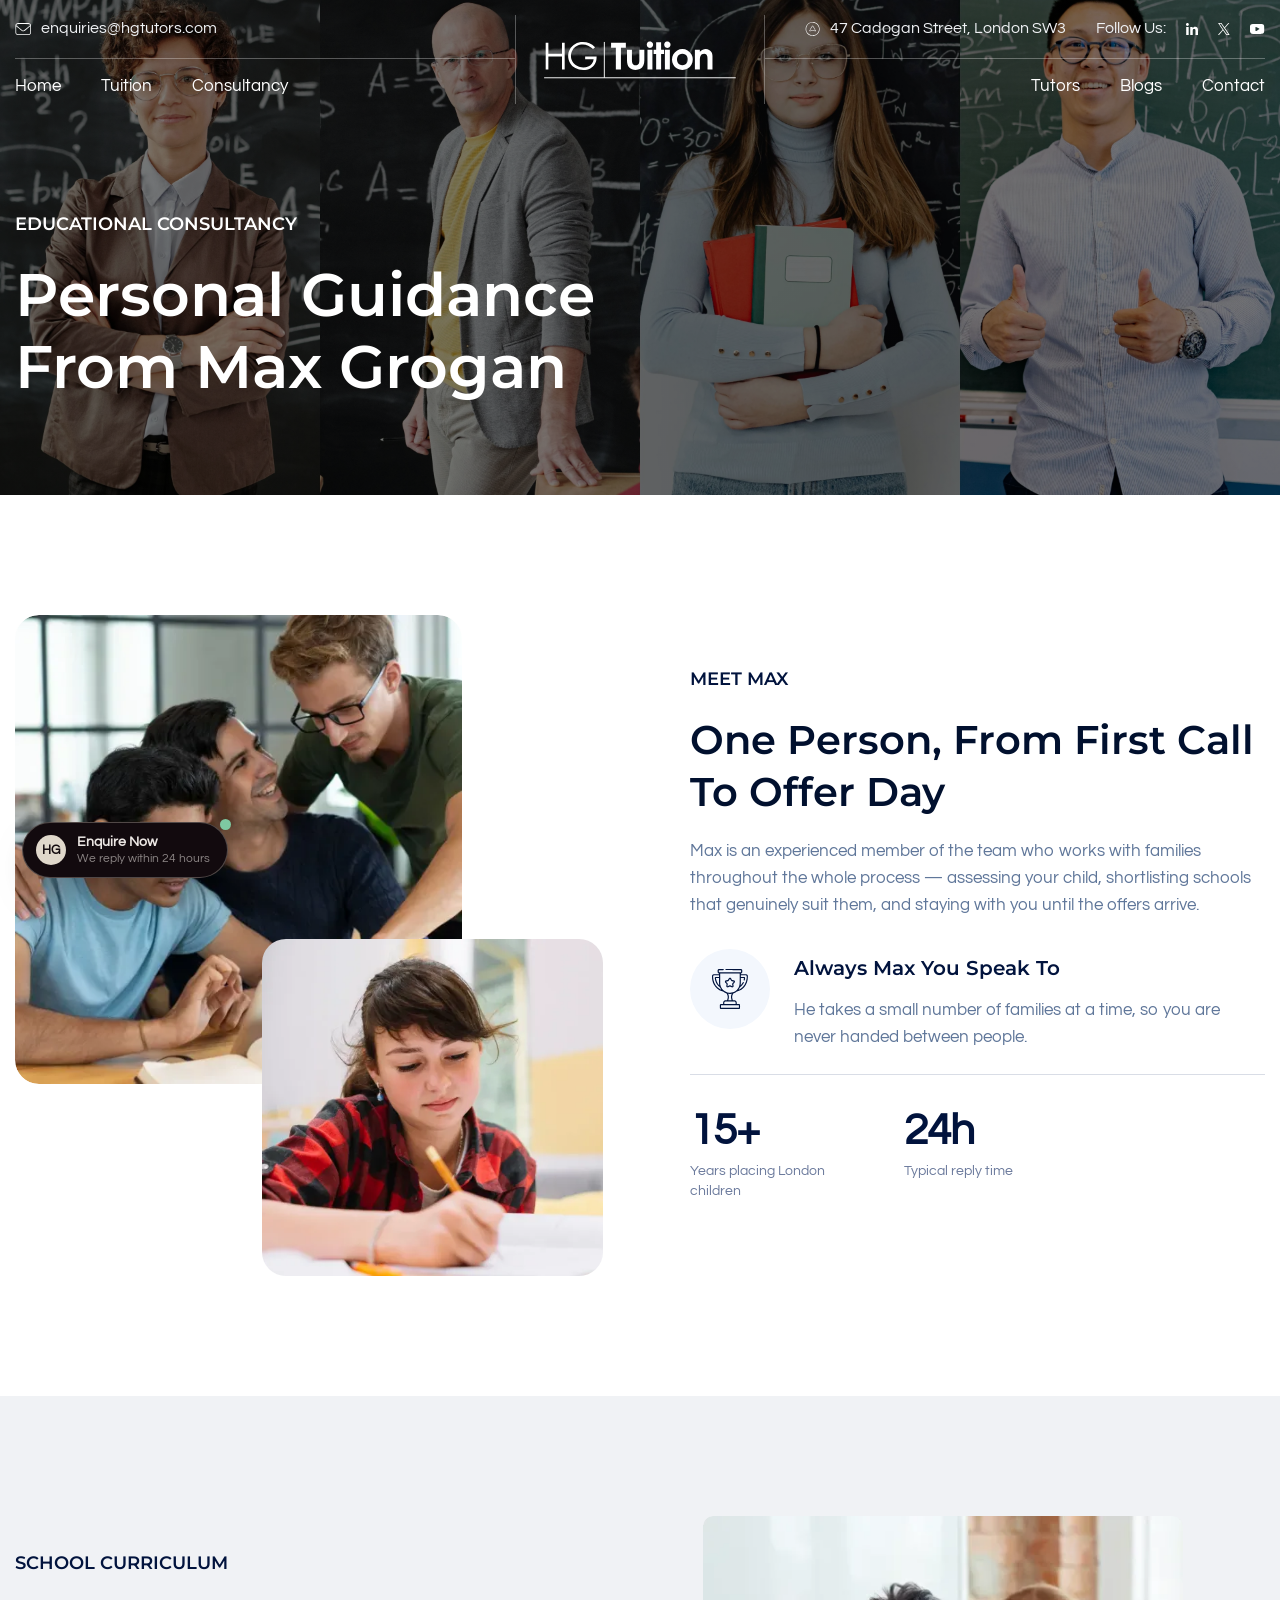
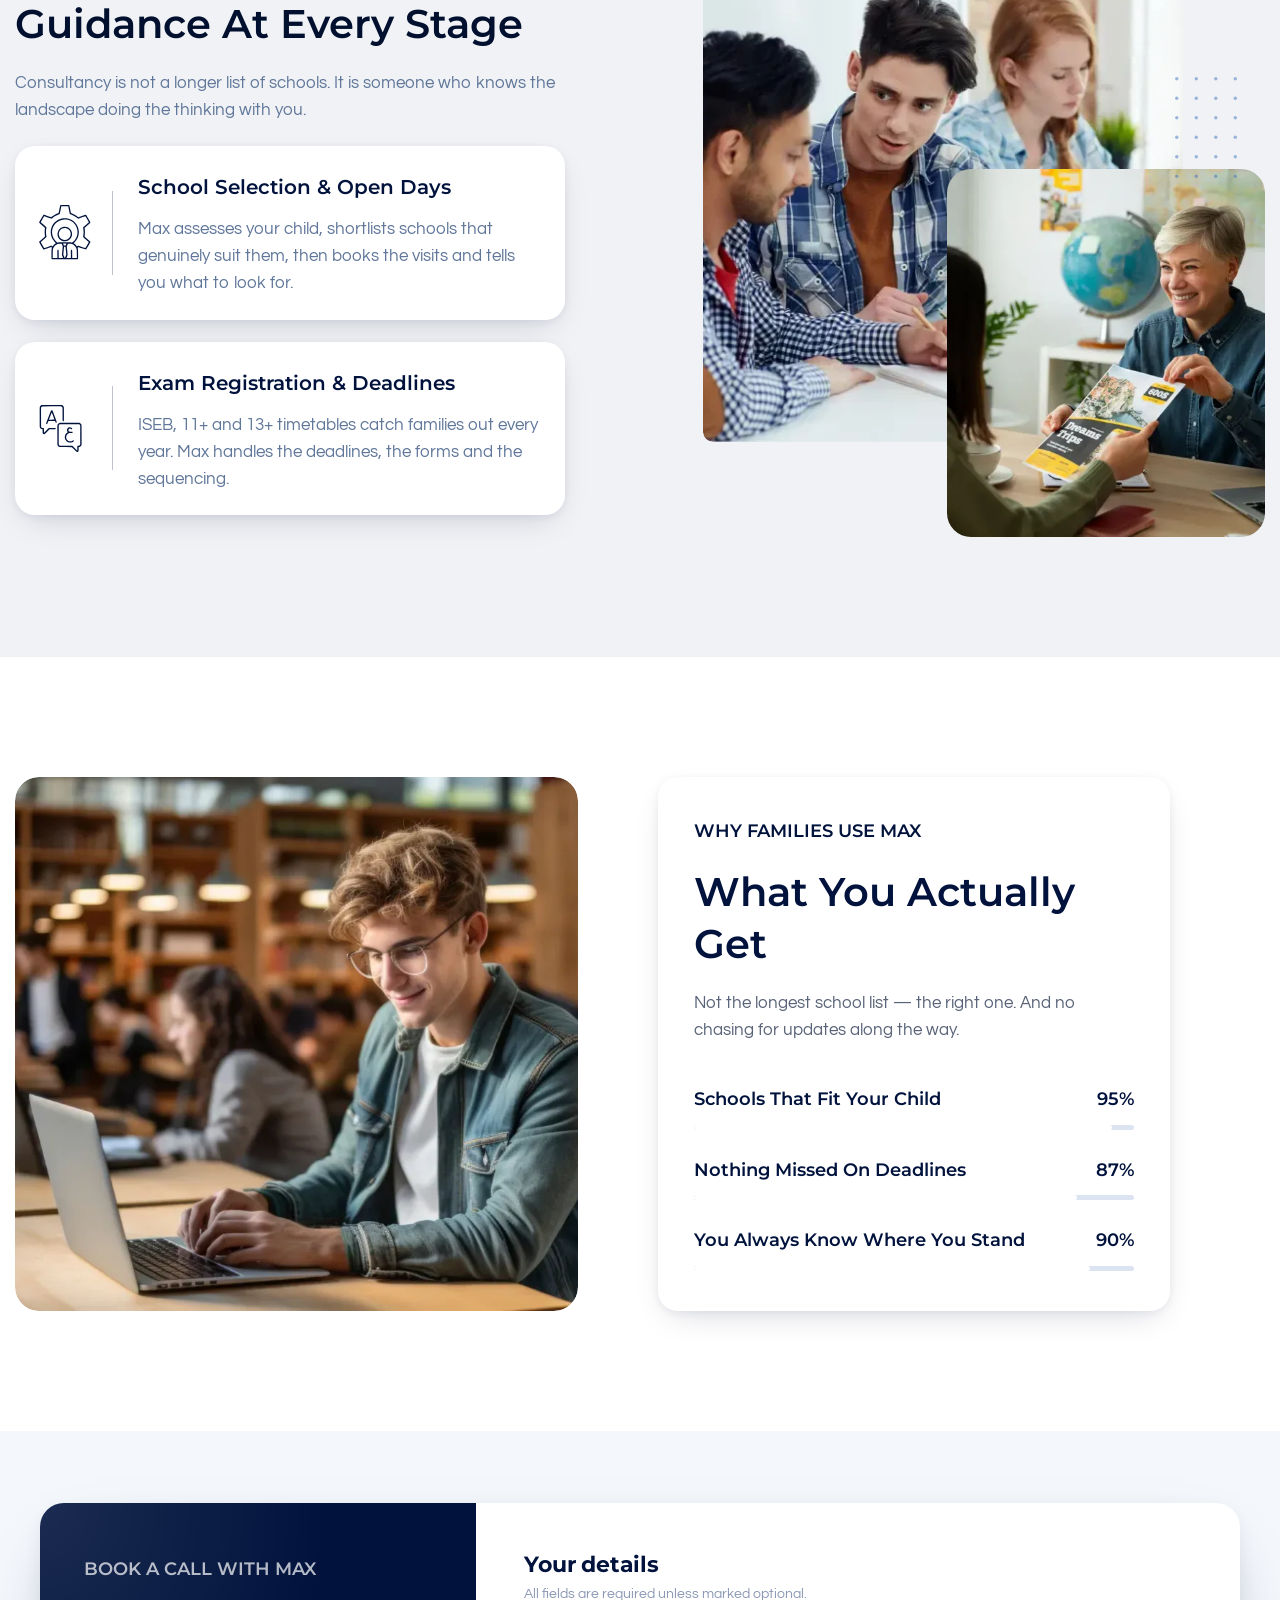
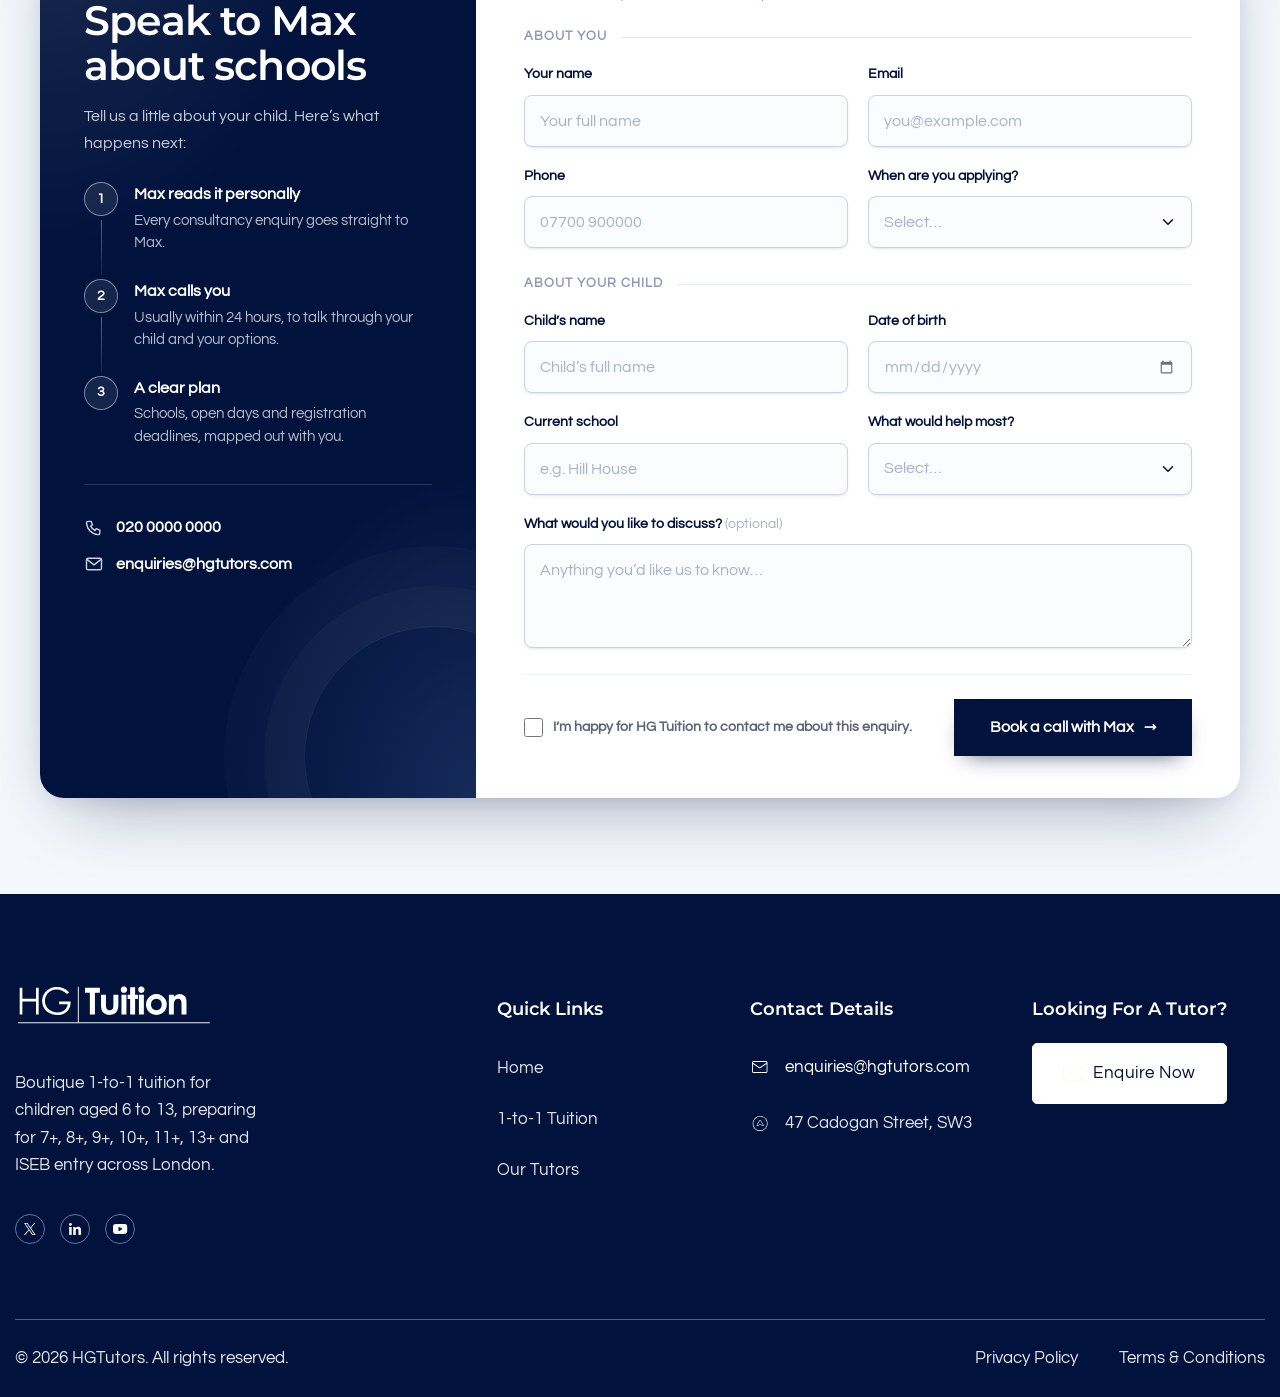
<file: educational-consultancy/index.html>
<!DOCTYPE html>
<html data-wf-page="67628738fb5e8b27557ca768" data-wf-site="66f66b14a7360285e4700cb8" lang="en" class="w-mod-js wf-montserrat-n8-active wf-montserrat-n2-active wf-montserrat-n4-active wf-montserrat-n7-active wf-montserrat-n6-active wf-montserrat-n9-active wf-montserrat-n3-active wf-montserrat-n5-active wf-montserrat-n1-active wf-montserrat-i5-active wf-montserrat-i4-active wf-montserrat-i6-active wf-montserrat-i8-active wf-montserrat-i9-active wf-montserrat-i1-active wf-montserrat-i3-active wf-montserrat-i7-active wf-montserrat-i2-active wf-questrial-n3-active wf-questrial-n4-active wf-questrial-n5-active wf-questrial-n6-active wf-questrial-n7-active wf-active w-mod-ix">
  <head>
    <meta http-equiv="Content-Type" content="text/html; charset=UTF-8"><style>.wf-force-outline-none[tabindex="-1"]:focus{outline:none;}</style>
    <title>Admissions | HGTutors</title>
    <meta content="Simplify your journey with detailed admission guidance, requirements, and resources for students applying to schools, colleges, and universities." name="description">
    <meta content="Admissions | HGTutors" property="og:title">
    <meta content="Simplify your journey with detailed admission guidance, requirements, and resources for students applying to schools, colleges, and universities." property="og:description">
    <meta content="Admissions | HGTutors" name="twitter:title">
    <meta content="Simplify your journey with detailed admission guidance, requirements, and resources for students applying to schools, colleges, and universities." name="twitter:description">
    <meta property="og:type" content="website">
    <meta content="summary_large_image" name="twitter:card">
    <meta content="width=device-width, initial-scale=1" name="viewport">
    <link href="assets/hgtutors.css" rel="stylesheet" type="text/css"><style>@media (min-width:992px) {html.w-mod-js:not(.w-mod-ix) [data-w-id="37a31b33-17ec-a7fe-82be-3af8f3eb6569"] {-webkit-transform:translate3d(0, 120%, 0) scale3d(1, 1, 1) rotateX(0) rotateY(0) rotateZ(0) skew(0, 5deg);-moz-transform:translate3d(0, 120%, 0) scale3d(1, 1, 1) rotateX(0) rotateY(0) rotateZ(0) skew(0, 5deg);-ms-transform:translate3d(0, 120%, 0) scale3d(1, 1, 1) rotateX(0) rotateY(0) rotateZ(0) skew(0, 5deg);transform:translate3d(0, 120%, 0) scale3d(1, 1, 1) rotateX(0) rotateY(0) rotateZ(0) skew(0, 5deg);}html.w-mod-js:not(.w-mod-ix) [data-w-id="13bbbf8a-d731-4295-99bf-91c658416d69"] {-webkit-transform:translate3d(0, 120%, 0) scale3d(1, 1, 1) rotateX(0) rotateY(0) rotateZ(0) skew(0, 5deg);-moz-transform:translate3d(0, 120%, 0) scale3d(1, 1, 1) rotateX(0) rotateY(0) rotateZ(0) skew(0, 5deg);-ms-transform:translate3d(0, 120%, 0) scale3d(1, 1, 1) rotateX(0) rotateY(0) rotateZ(0) skew(0, 5deg);transform:translate3d(0, 120%, 0) scale3d(1, 1, 1) rotateX(0) rotateY(0) rotateZ(0) skew(0, 5deg);}html.w-mod-js:not(.w-mod-ix) [data-w-id="e6314ff2-1303-0e2f-05ed-0c6d46505de1"] {-webkit-transform:translate3d(0, 120%, 0) scale3d(1, 1, 1) rotateX(0) rotateY(0) rotateZ(0) skew(0, 5deg);-moz-transform:translate3d(0, 120%, 0) scale3d(1, 1, 1) rotateX(0) rotateY(0) rotateZ(0) skew(0, 5deg);-ms-transform:translate3d(0, 120%, 0) scale3d(1, 1, 1) rotateX(0) rotateY(0) rotateZ(0) skew(0, 5deg);transform:translate3d(0, 120%, 0) scale3d(1, 1, 1) rotateX(0) rotateY(0) rotateZ(0) skew(0, 5deg);}html.w-mod-js:not(.w-mod-ix) [data-w-id="f05508dd-7af8-ed51-8cfc-cdc9a80c81ea"] {-webkit-transform:translate3d(0, 120%, 0) scale3d(1, 1, 1) rotateX(0) rotateY(0) rotateZ(0) skew(0, 5deg);-moz-transform:translate3d(0, 120%, 0) scale3d(1, 1, 1) rotateX(0) rotateY(0) rotateZ(0) skew(0, 5deg);-ms-transform:translate3d(0, 120%, 0) scale3d(1, 1, 1) rotateX(0) rotateY(0) rotateZ(0) skew(0, 5deg);transform:translate3d(0, 120%, 0) scale3d(1, 1, 1) rotateX(0) rotateY(0) rotateZ(0) skew(0, 5deg);}html.w-mod-js:not(.w-mod-ix) [data-w-id="35265051-8429-38fd-d4ad-3d8d47cf2938"] {-webkit-transform:translate3d(0, 120%, 0) scale3d(1, 1, 1) rotateX(0) rotateY(0) rotateZ(0) skew(0, 5deg);-moz-transform:translate3d(0, 120%, 0) scale3d(1, 1, 1) rotateX(0) rotateY(0) rotateZ(0) skew(0, 5deg);-ms-transform:translate3d(0, 120%, 0) scale3d(1, 1, 1) rotateX(0) rotateY(0) rotateZ(0) skew(0, 5deg);transform:translate3d(0, 120%, 0) scale3d(1, 1, 1) rotateX(0) rotateY(0) rotateZ(0) skew(0, 5deg);}html.w-mod-js:not(.w-mod-ix) [data-w-id="0a877e8b-2275-625e-082d-955b8e4dead7"] {-webkit-transform:translate3d(0, 120%, 0) scale3d(1, 1, 1) rotateX(0) rotateY(0) rotateZ(0) skew(0, 5deg);-moz-transform:translate3d(0, 120%, 0) scale3d(1, 1, 1) rotateX(0) rotateY(0) rotateZ(0) skew(0, 5deg);-ms-transform:translate3d(0, 120%, 0) scale3d(1, 1, 1) rotateX(0) rotateY(0) rotateZ(0) skew(0, 5deg);transform:translate3d(0, 120%, 0) scale3d(1, 1, 1) rotateX(0) rotateY(0) rotateZ(0) skew(0, 5deg);}html.w-mod-js:not(.w-mod-ix) [data-w-id="dc52034d-63a0-3d9f-310e-10f86101d6c8"] {opacity:0;}html.w-mod-js:not(.w-mod-ix) [data-w-id="1e4a7f60-d9f8-f0ce-1bce-3fbea8be2dba"] {opacity:0;}html.w-mod-js:not(.w-mod-ix) [data-w-id="3477b84f-79e5-d451-07df-e04dbfd966ee"] {opacity:0;}html.w-mod-js:not(.w-mod-ix) [data-w-id="1d0828c8-a7e3-2f81-9103-ba14919a1b4e"] {opacity:0;}html.w-mod-js:not(.w-mod-ix) [data-w-id="e24fd131-55bc-0439-204e-8b6ed70f3308"] {-webkit-transform:translate3d(0, 0, 0) scale3d(1, 1, 1) rotateX(0) rotateY(0) rotateZ(0) skew(0, 0);-moz-transform:translate3d(0, 0, 0) scale3d(1, 1, 1) rotateX(0) rotateY(0) rotateZ(0) skew(0, 0);-ms-transform:translate3d(0, 0, 0) scale3d(1, 1, 1) rotateX(0) rotateY(0) rotateZ(0) skew(0, 0);transform:translate3d(0, 0, 0) scale3d(1, 1, 1) rotateX(0) rotateY(0) rotateZ(0) skew(0, 0);}html.w-mod-js:not(.w-mod-ix) [data-w-id="75130d1d-58a8-22b9-bba5-0abb3e138da3"] {-webkit-transform:translate3d(0, 0, 0) scale3d(1, 1, 1) rotateX(0) rotateY(0) rotateZ(0) skew(0, 0);-moz-transform:translate3d(0, 0, 0) scale3d(1, 1, 1) rotateX(0) rotateY(0) rotateZ(0) skew(0, 0);-ms-transform:translate3d(0, 0, 0) scale3d(1, 1, 1) rotateX(0) rotateY(0) rotateZ(0) skew(0, 0);transform:translate3d(0, 0, 0) scale3d(1, 1, 1) rotateX(0) rotateY(0) rotateZ(0) skew(0, 0);}html.w-mod-js:not(.w-mod-ix) [data-w-id="5adca525-db02-a56a-d4d9-abc9c042628c"] {opacity:0;}html.w-mod-js:not(.w-mod-ix) [data-w-id="8249682d-972e-5db9-0614-435d6283c8d6"] {-webkit-transform:translate3d(0, 0, 0) scale3d(1, 1, 1) rotateX(0) rotateY(0) rotateZ(0) skew(0, 0);-moz-transform:translate3d(0, 0, 0) scale3d(1, 1, 1) rotateX(0) rotateY(0) rotateZ(0) skew(0, 0);-ms-transform:translate3d(0, 0, 0) scale3d(1, 1, 1) rotateX(0) rotateY(0) rotateZ(0) skew(0, 0);transform:translate3d(0, 0, 0) scale3d(1, 1, 1) rotateX(0) rotateY(0) rotateZ(0) skew(0, 0);}html.w-mod-js:not(.w-mod-ix) [data-w-id="bef0c51c-7ce6-9882-3a09-559c6857a206"] {width:70%;}html.w-mod-js:not(.w-mod-ix) [data-w-id="00527d2e-1d19-cf7e-4313-8dbafb66b64a"] {width:70%;}html.w-mod-js:not(.w-mod-ix) [data-w-id="92b659e8-6827-9633-1021-1cfcf6e9edfc"] {width:70%;}html.w-mod-js:not(.w-mod-ix) [data-w-id="06504fb1-0415-0517-5ed6-24acc423c655"] {width:70%;}}@media (max-width:991px) and (min-width:768px) {html.w-mod-js:not(.w-mod-ix) [data-w-id="37a31b33-17ec-a7fe-82be-3af8f3eb6569"] {-webkit-transform:translate3d(0, 120%, 0) scale3d(1, 1, 1) rotateX(0) rotateY(0) rotateZ(0) skew(0, 5deg);-moz-transform:translate3d(0, 120%, 0) scale3d(1, 1, 1) rotateX(0) rotateY(0) rotateZ(0) skew(0, 5deg);-ms-transform:translate3d(0, 120%, 0) scale3d(1, 1, 1) rotateX(0) rotateY(0) rotateZ(0) skew(0, 5deg);transform:translate3d(0, 120%, 0) scale3d(1, 1, 1) rotateX(0) rotateY(0) rotateZ(0) skew(0, 5deg);}html.w-mod-js:not(.w-mod-ix) [data-w-id="13bbbf8a-d731-4295-99bf-91c658416d69"] {-webkit-transform:translate3d(0, 120%, 0) scale3d(1, 1, 1) rotateX(0) rotateY(0) rotateZ(0) skew(0, 5deg);-moz-transform:translate3d(0, 120%, 0) scale3d(1, 1, 1) rotateX(0) rotateY(0) rotateZ(0) skew(0, 5deg);-ms-transform:translate3d(0, 120%, 0) scale3d(1, 1, 1) rotateX(0) rotateY(0) rotateZ(0) skew(0, 5deg);transform:translate3d(0, 120%, 0) scale3d(1, 1, 1) rotateX(0) rotateY(0) rotateZ(0) skew(0, 5deg);}html.w-mod-js:not(.w-mod-ix) [data-w-id="e6314ff2-1303-0e2f-05ed-0c6d46505de1"] {-webkit-transform:translate3d(0, 120%, 0) scale3d(1, 1, 1) rotateX(0) rotateY(0) rotateZ(0) skew(0, 5deg);-moz-transform:translate3d(0, 120%, 0) scale3d(1, 1, 1) rotateX(0) rotateY(0) rotateZ(0) skew(0, 5deg);-ms-transform:translate3d(0, 120%, 0) scale3d(1, 1, 1) rotateX(0) rotateY(0) rotateZ(0) skew(0, 5deg);transform:translate3d(0, 120%, 0) scale3d(1, 1, 1) rotateX(0) rotateY(0) rotateZ(0) skew(0, 5deg);}html.w-mod-js:not(.w-mod-ix) [data-w-id="f05508dd-7af8-ed51-8cfc-cdc9a80c81ea"] {-webkit-transform:translate3d(0, 120%, 0) scale3d(1, 1, 1) rotateX(0) rotateY(0) rotateZ(0) skew(0, 5deg);-moz-transform:translate3d(0, 120%, 0) scale3d(1, 1, 1) rotateX(0) rotateY(0) rotateZ(0) skew(0, 5deg);-ms-transform:translate3d(0, 120%, 0) scale3d(1, 1, 1) rotateX(0) rotateY(0) rotateZ(0) skew(0, 5deg);transform:translate3d(0, 120%, 0) scale3d(1, 1, 1) rotateX(0) rotateY(0) rotateZ(0) skew(0, 5deg);}html.w-mod-js:not(.w-mod-ix) [data-w-id="35265051-8429-38fd-d4ad-3d8d47cf2938"] {-webkit-transform:translate3d(0, 120%, 0) scale3d(1, 1, 1) rotateX(0) rotateY(0) rotateZ(0) skew(0, 5deg);-moz-transform:translate3d(0, 120%, 0) scale3d(1, 1, 1) rotateX(0) rotateY(0) rotateZ(0) skew(0, 5deg);-ms-transform:translate3d(0, 120%, 0) scale3d(1, 1, 1) rotateX(0) rotateY(0) rotateZ(0) skew(0, 5deg);transform:translate3d(0, 120%, 0) scale3d(1, 1, 1) rotateX(0) rotateY(0) rotateZ(0) skew(0, 5deg);}html.w-mod-js:not(.w-mod-ix) [data-w-id="0a877e8b-2275-625e-082d-955b8e4dead7"] {-webkit-transform:translate3d(0, 120%, 0) scale3d(1, 1, 1) rotateX(0) rotateY(0) rotateZ(0) skew(0, 5deg);-moz-transform:translate3d(0, 120%, 0) scale3d(1, 1, 1) rotateX(0) rotateY(0) rotateZ(0) skew(0, 5deg);-ms-transform:translate3d(0, 120%, 0) scale3d(1, 1, 1) rotateX(0) rotateY(0) rotateZ(0) skew(0, 5deg);transform:translate3d(0, 120%, 0) scale3d(1, 1, 1) rotateX(0) rotateY(0) rotateZ(0) skew(0, 5deg);}html.w-mod-js:not(.w-mod-ix) [data-w-id="dc52034d-63a0-3d9f-310e-10f86101d6c8"] {opacity:0;}html.w-mod-js:not(.w-mod-ix) [data-w-id="1e4a7f60-d9f8-f0ce-1bce-3fbea8be2dba"] {opacity:0;}html.w-mod-js:not(.w-mod-ix) [data-w-id="3477b84f-79e5-d451-07df-e04dbfd966ee"] {opacity:0;}html.w-mod-js:not(.w-mod-ix) [data-w-id="1d0828c8-a7e3-2f81-9103-ba14919a1b4e"] {opacity:0;}html.w-mod-js:not(.w-mod-ix) [data-w-id="e24fd131-55bc-0439-204e-8b6ed70f3308"] {-webkit-transform:translate3d(0, 0, 0) scale3d(1, 1, 1) rotateX(0) rotateY(0) rotateZ(0) skew(0, 0);-moz-transform:translate3d(0, 0, 0) scale3d(1, 1, 1) rotateX(0) rotateY(0) rotateZ(0) skew(0, 0);-ms-transform:translate3d(0, 0, 0) scale3d(1, 1, 1) rotateX(0) rotateY(0) rotateZ(0) skew(0, 0);transform:translate3d(0, 0, 0) scale3d(1, 1, 1) rotateX(0) rotateY(0) rotateZ(0) skew(0, 0);}html.w-mod-js:not(.w-mod-ix) [data-w-id="75130d1d-58a8-22b9-bba5-0abb3e138da3"] {-webkit-transform:translate3d(0, 0, 0) scale3d(1, 1, 1) rotateX(0) rotateY(0) rotateZ(0) skew(0, 0);-moz-transform:translate3d(0, 0, 0) scale3d(1, 1, 1) rotateX(0) rotateY(0) rotateZ(0) skew(0, 0);-ms-transform:translate3d(0, 0, 0) scale3d(1, 1, 1) rotateX(0) rotateY(0) rotateZ(0) skew(0, 0);transform:translate3d(0, 0, 0) scale3d(1, 1, 1) rotateX(0) rotateY(0) rotateZ(0) skew(0, 0);}html.w-mod-js:not(.w-mod-ix) [data-w-id="5adca525-db02-a56a-d4d9-abc9c042628c"] {opacity:0;}html.w-mod-js:not(.w-mod-ix) [data-w-id="8249682d-972e-5db9-0614-435d6283c8d6"] {-webkit-transform:translate3d(0, 0, 0) scale3d(1, 1, 1) rotateX(0) rotateY(0) rotateZ(0) skew(0, 0);-moz-transform:translate3d(0, 0, 0) scale3d(1, 1, 1) rotateX(0) rotateY(0) rotateZ(0) skew(0, 0);-ms-transform:translate3d(0, 0, 0) scale3d(1, 1, 1) rotateX(0) rotateY(0) rotateZ(0) skew(0, 0);transform:translate3d(0, 0, 0) scale3d(1, 1, 1) rotateX(0) rotateY(0) rotateZ(0) skew(0, 0);}html.w-mod-js:not(.w-mod-ix) [data-w-id="bef0c51c-7ce6-9882-3a09-559c6857a206"] {width:70%;}html.w-mod-js:not(.w-mod-ix) [data-w-id="00527d2e-1d19-cf7e-4313-8dbafb66b64a"] {width:70%;}html.w-mod-js:not(.w-mod-ix) [data-w-id="92b659e8-6827-9633-1021-1cfcf6e9edfc"] {width:70%;}html.w-mod-js:not(.w-mod-ix) [data-w-id="06504fb1-0415-0517-5ed6-24acc423c655"] {width:70%;}}</style><script src="assets/webfont.js" type="text/javascript"></script>
    <link rel="stylesheet" href="assets/css" media="all"><script type="text/javascript">WebFont.load({  google: {    families: ["Montserrat:100,100italic,200,200italic,300,300italic,400,400italic,500,500italic,600,600italic,700,700italic,800,800italic,900,900italic","Questrial:300,400,500,600,700"]  }});</script><script type="text/javascript">!function(o,c){var n=c.documentElement,t=" w-mod-";n.className+=t+"js",("ontouchstart"in o||o.DocumentTouch&&c instanceof DocumentTouch)&&(n.className+=t+"touch")}(window,document);</script>
    <link href="assets/favicon-32.png" rel="shortcut icon" type="image/png">
    <link href="assets/favicon-256.png" rel="apple-touch-icon"></head>
    <body><section class="navbar-two">
        <div class="w-layout-blockcontainer container w-container">
          <div class="w-layout-grid nav-two-grid">
            <div class="navtwo-menu">
              <div class="w-layout-hflex nav-two-left-content">
                <div class="top-hedder-contact-menu-wrap"><a href="mailto:enquiries@hgtutors.com" class="top-header-one-timing-wrap top-heaader-menu-item-one w-inline-block">
                <div class="clock-icon"><img width="16" height="12" alt="mail-icon" src="assets/67580c4b5a32f0efcba782d3_icon(6).svg" loading="lazy"></div>
                <div class="top-header-timing-text">enquiries@hgtutors.com</div>
                </a></div>
              </div>
              <div class="w-layout-hflex navtwo-menu-one"><a href="../index.html" class="nav-menu nav-three-menu">Home</a><a href="../one-to-one-tuition/index.html" class="nav-menu nav-three-menu">Tuition</a><a href="index.html" class="nav-menu nav-three-menu">Consultancy</a></div>
            </div>
            <a href="../index.html" class="navtwo-menu-logo w-inline-block"><img width="Auto" height="Auto" alt="" src="assets/hgtutors-logo.svg" loading="lazy"></a>
            <div class="navtwo-menu">
              <div class="w-layout-hflex nav-two-right-content">
                <div class="top-header-one-timing-wrap">
                  <div class="clock-icon"><img width="15" height="14" alt="" src="assets/67721a08c789e95331a7c72e_nav-address-icon.svg" loading="lazy"></div>
                  <div class="top-header-timing-text">47 Cadogan Street, London SW3</div>
                </div>
                <div class="w-layout-hflex navbar-social-link">
                  <div class="color-white text-capitalize top-header-timing-text">follow us:</div>
                  <a href="https://www.linkedin.com/" class="top-social-icon w-inline-block"><img loading="lazy" src="assets/67580c4b5a32f0efcba782ca_linkdin%20icon.svg" alt="linkdin-icon"></a><a href="https://x.com/" class="top-social-icon w-inline-block"><img loading="lazy" src="assets/67580c4b5a32f0efcba782c9_twitter%20icon.svg" alt="twitter-icon"></a><a href="https://youtube.com/" class="top-social-icon w-inline-block"><img loading="lazy" src="assets/67580c4b5a32f0efcba782cd_youtube%20icon.svg" alt="youtube-icon"></a></div>
                </div>
                <div class="w-layout-hflex navtwo-menu-one right"><a href="../tutors/index.html" class="nav-menu nav-three-menu">Tutors</a><a href="../blog/index.html" class="nav-menu nav-three-menu">Blogs</a><a href="../contact/index.html" class="nav-menu nav-three-menu">Contact</a></div>
                <div class="menu-button-one w-nav-button" style="-webkit-user-select: text;" aria-label="menu" role="button" tabindex="0" aria-controls="w-nav-overlay-0" aria-haspopup="menu" aria-expanded="false">
                  <div class="w-layout-vflex nav-hamburder-flex">
                    <div class="nav-hamburder one"></div>
                    <div class="nav-hamburder two"></div>
                    <div class="nav-hamburder three"></div>
                  </div>
                </div>
              </div>
            </div>
          </div>
        </section>
        <section class="navbar-three">
          <div class="top-header-one">
            <div class="w-layout-blockcontainer container w-container">
              <div class="w-layout-hflex top-header-content-wrap">
                <div class="w-layout-hflex">
                  <div class="top-hedder-contact-menu-wrap"><a href="index.html#" class="top-header-one-timing-wrap top-heaader-menu-item-one w-inline-block">
                  <div class="clock-icon"><img width="12" height="12" alt="call-icon" src="assets/67580c4b5a32f0efcba782d2_icon(5).svg" loading="lazy"></div>
                  <div class="top-header-timing-text">020 0000 0000</div>
                  </a><a href="index.html#" class="top-header-one-timing-wrap top-heaader-menu-item-one w-inline-block">
                  <div class="clock-icon"><img width="16" height="12" alt="mail-icon" src="assets/67580c4b5a32f0efcba782d3_icon(6).svg" loading="lazy"></div>
                  <div class="top-header-timing-text">enquiries@hgtutors.com</div>
                  </a></div>
                </div>
                <div class="w-layout-hflex nav-two-right-content">
                  <div class="top-header-one-timing-wrap">
                    <div class="clock-icon"><img width="15" height="14" alt="" src="assets/67721a08c789e95331a7c72e_nav-address-icon.svg" loading="lazy"></div>
                    <div class="top-header-timing-text">47 Cadogan Street, London SW3</div>
                  </div>
                  <div class="w-layout-hflex navbar-social-link">
                    <div class="color-white text-capitalize top-header-timing-text">follow us:</div>
                    <a href="index.html#" class="top-social-icon w-inline-block"><img loading="lazy" src="assets/67580c4b5a32f0efcba782ca_linkdin%20icon.svg" alt="linkdin-icon"></a><a href="index.html#" class="top-social-icon w-inline-block"><img loading="lazy" src="assets/67580c4b5a32f0efcba782c9_twitter%20icon.svg" alt="twitter-icon"></a><a href="index.html#" class="top-social-icon w-inline-block"><img loading="lazy" src="assets/67580c4b5a32f0efcba782cd_youtube%20icon.svg" alt="youtube-icon"></a></div>
                  </div>
                </div>
              </div>
            </div>
            <div class="navbar-three-wrap">
              <div data-w-id="d500bf85-1270-3ab7-b76a-3c0d2bbcd4f7" data-animation="default" data-collapse="medium" data-duration="400" data-easing="ease" data-easing2="ease" role="banner" class="navbar-three-main w-nav">
                <div class="container w-container">
                  <div class="navbar-three-wrap">
                    <div class="header-logo"><a href="../index.html" class="logo-one w-nav-brand" aria-label="home"><img loading="lazy" src="assets/hgtutors-logo.svg" alt="logo"></a></div>
                    <nav role="navigation" id="w-node-d500bf85-1270-3ab7-b76a-3c0d2bbcd4fd-2bbcd4d7" class="nav-menu-one w-nav-menu"><a href="../index.html" class="nav-menu nav-three-menu">Home</a><a href="../one-to-one-tuition/index.html" class="nav-menu nav-three-menu">Tuition</a><a href="index.html" class="nav-menu nav-three-menu">Consultancy</a><a href="../tutors/index.html" class="nav-menu nav-three-menu">Tutors</a><a href="../blog/index.html" class="nav-menu nav-three-menu">Blogs</a><a href="../contact/index.html" class="nav-menu nav-three-menu">Contact</a></nav>
                    <div class="menu-button-one w-nav-button" style="-webkit-user-select: text;" aria-label="menu" role="button" tabindex="0" aria-controls="w-nav-overlay-0" aria-haspopup="menu" aria-expanded="false">
                      <div class="w-layout-vflex nav-hamburder-flex">
                        <div class="nav-hamburder one"></div>
                        <div class="nav-hamburder two"></div>
                        <div class="nav-hamburder three"></div>
                      </div>
                    </div>
                  </div>
                </div>
                <div class="w-nav-overlay" data-wf-ignore="" id="w-nav-overlay-0"></div>
              </div>
            </div>
          </section><section data-w-id="f6ea71ed-8a4e-af77-4899-fc5e408b7718" class="teachers-hero">
            <div class="w-layout-blockcontainer container w-container">
              <div class="teacherss-hero-wrap">
                <div class="subheading color-white">educational consultancy</div>
                <div class="margin-top-twenty for-responsive-hero-title overflow-hidden">
                  <h1 class="slide-title no-margin color-white">Personal guidance from Max Grogan</h1>
                </div>
              </div>
            </div>
          </section><section data-w-id="0078d14a-11b1-ccde-023a-8c9b88a6fa48" class="home-about-one why-choos-us-two">
              <div class="w-layout-blockcontainer container w-container">
                <div class="w-layout-hflex about-one-wrap">
                  <div class="about-one-images-wrap position-relative about-two-why-us-image-wrap">
                    <div class="about-one-image-main position-relative border-radius-twenty responsive-image-full-height overflow-hidden"><img width="447" height="469" alt="image" src="assets/675beeab1fd0b5ca641bb657_why-us-imge-2.webp" loading="lazy" srcset="assets/675beeab1fd0b5ca641bb657_why-us-imge-2-p-500.webp 500w, assets/675beeab1fd0b5ca641bb657_why-us-imge-2-p-800.webp 800w, assets/675beeab1fd0b5ca641bb657_why-us-imge-2.webp 894w" sizes="(max-width: 479px) 100vw, 447px" class="scale-image responsive-image-full-width image-full-height border-radius-twenty">
                    <div class="image-reveal-curtain" style="width: 0%; height: 469.344px;"></div>
                  </div>
                  <div class="about-image-two border-radius-ten overflow-hidden"><img width="341" height="366" alt="image" src="assets/675beeae47fe946816c7a6b5_why-us-image-3.webp" loading="lazy" srcset="assets/675beeae47fe946816c7a6b5_why-us-image-3-p-500.webp 500w, assets/675beeae47fe946816c7a6b5_why-us-image-3.webp 740w" sizes="(max-width: 479px) 100vw, 341px" class="border-radius-ten responsive-image-full-height">
                  <div data-w-id="f71ad432-8028-fe38-af4c-8dffde4edcda" style="display: none;" class="image-show-style">
                    <div class="bg-column-mask">
                      <div style="width: 0%; height: 337.578px;" class="bg-color-column"></div>
                      <div style="width: 0%; height: 337.578px;" class="primary-color-column"></div>
                    </div>
                    <div class="bg-column-mask">
                      <div style="width: 0%; height: 337.578px;" class="bg-color-column"></div>
                      <div style="width: 0%; height: 337.578px;" class="primary-color-column"></div>
                    </div>
                    <div class="bg-column-mask">
                      <div style="width: 0%; height: 337.578px;" class="bg-color-column"></div>
                      <div style="width: 0%; height: 337.578px;" class="primary-color-column"></div>
                    </div>
                    <div class="bg-column-mask">
                      <div style="width: 0%; height: 337.578px;" class="bg-color-column"></div>
                      <div style="width: 0%; height: 337.578px;" class="primary-color-column"></div>
                    </div>
                  </div>
                </div>
              </div>
              <div class="about-one-content-wrap offered-one-ontent-wrap">
                <div class="subheading">meet max</div>
                <div class="heading-two-margin overflow-hidden">
                  <h2 class="slide-title no-margin">One person, from first call to offer day</h2>
                </div>
                <p class="no-margin">Max is an experienced member of the team who works with families throughout the whole process &mdash; assessing your child, shortlisting schools that genuinely suit them, and staying with you until the offers arrive.</p>
                <div class="w-layout-hflex icon-box-one border-bottom offered-icon-box">
                  <div id="w-node-_0078d14a-11b1-ccde-023a-8c9b88a6fa58-2f8f1510" class="w-layout-vflex about-icon offers-icon border-radius-fifty"><img width="36.18" height="28.08" alt="icon" src="assets/675ad25fa1c01371b868af70_trophy.svg" loading="lazy"></div>
                  <div class="about-box-content">
                    <div class="heading-style-h5 padding-bottom-fifteen">Always Max you speak to</div>
                    <p class="no-margin">He takes a small number of families at a time, so you are never handed between people.</p>
                  </div>
                </div>
                <div class="w-layout-hflex hg-statrow">
                  <div class="hg-stat">
                    <div class="hg-stat-num">15+</div>
                    <div class="hg-stat-label">Years placing London children</div>
                  </div>
                  <div class="hg-stat">
                    <div class="hg-stat-num">24h</div>
                    <div class="hg-stat-label">Typical reply time</div>
                  </div>
                </div>
              </div>
            </div>
          </div>
        </section><section data-w-id="31c4b4fe-73b5-1f18-148c-1cb12517b9e6" class="home-about-one curriculam-one curriculam-two">
          <div class="w-layout-blockcontainer container w-container">
            <div class="w-layout-hflex about-one-wrap">
              <div class="about-one-content-wrap curriculam-section-right about-two-curriculum">
                <div class="subheading">school curriculum</div>
                <div class="heading-two-margin overflow-hidden">
                  <h2 data-w-id="31c4b4fe-73b5-1f18-148c-1cb12517ba0e" class="slide-title no-margin">Guidance at every stage</h2>
                </div>
                <p class="no-margin">Consultancy is not a longer list of schools. It is someone who knows the landscape doing the thinking with you.</p>
                <div data-w-id="31c4b4fe-73b5-1f18-148c-1cb12517ba12" class="w-layout-hflex icon-box-three">
                  <div class="curriculum-icon"><img width="52" height="55" alt="gear-icon" src="assets/67580c4b5a32f0efcba7828b_gear.svg" loading="lazy"></div>
                  <div class="about-box-content">
                    <div class="heading-style-h5 padding-bottom-fifteen">School selection &amp; open days</div>
                    <p class="no-margin">Max assesses your child, shortlists schools that genuinely suit them, then books the visits and tells you what to look for.</p>
                  </div>
                </div>
                <div data-w-id="31c4b4fe-73b5-1f18-148c-1cb12517ba1a" class="w-layout-hflex icon-box-three icon-box-three-box-two">
                  <div class="curriculum-icon"><img width="43" height="48" alt="alfabet-icon" src="assets/67580c4b5a32f0efcba7828c_alfabet.svg" loading="lazy"></div>
                  <div class="about-box-content">
                    <div class="heading-style-h5 padding-bottom-fifteen">Exam registration &amp; deadlines</div>
                    <p class="no-margin">ISEB, 11+ and 13+ timetables catch families out every year. Max handles the deadlines, the forms and the sequencing.</p>
                  </div>
                </div>
              </div>
              <div class="home-one-about-image position-relative about-two-curriculum-image-div">
                <div class="about-image-one overflow-hidden border-radius-ten image-full-height position-relative"><img width="480" height="515" alt="image" src="assets/67580c4b5a32f0efcba7828f_image%202(1).webp" loading="lazy" srcset="assets/67580c4b5a32f0efcba7828f_image%202(1)-p-500.webp 500w, assets/67580c4b5a32f0efcba7828f_image%202(1)-p-800.webp 800w, assets/67580c4b5a32f0efcba7828f_image%202(1).webp 960w" sizes="(max-width: 479px) 100vw, 480px" class="scale-image responsive-image-full-width image-full-height border-radius-ten">
                <div class="image-reveal-curtain" style="width: 0%; height: 525.656px;"></div>
              </div>
              <div class="curriculam-image-three curriculam-two-image-three"><img width="Auto" height="Auto" alt="dot-image" src="assets/67580c4b5a32f0efcba78262_blue%20dot.svg" loading="lazy"></div>
              <div class="about-image-two overflow-hidden curri-culam-two-image-two border-radius-ten"><img width="318" height="368" alt="image" src="assets/67580c4b5a32f0efcba78293_day-office-travel-agency%201.webp" loading="lazy" srcset="assets/67580c4b5a32f0efcba78293_day-office-travel-agency%201-p-500.webp 500w, assets/67580c4b5a32f0efcba78293_day-office-travel-agency%201.webp 636w" sizes="(max-width: 479px) 100vw, 318px" class="border-radius-ten">
              <div data-w-id="31c4b4fe-73b5-1f18-148c-1cb12517b9fd" style="display: none;" class="image-show-style">
                <div class="bg-column-mask">
                  <div style="width: 0%; height: 368.234px;" class="bg-color-column"></div>
                  <div style="width: 0%; height: 368.234px;" class="primary-color-column"></div>
                </div>
                <div class="bg-column-mask">
                  <div style="width: 0%; height: 368.234px;" class="bg-color-column"></div>
                  <div style="width: 0%; height: 368.234px;" class="primary-color-column"></div>
                </div>
                <div class="bg-column-mask">
                  <div style="width: 0%; height: 368.234px;" class="bg-color-column"></div>
                  <div style="width: 0%; height: 368.234px;" class="primary-color-column"></div>
                </div>
                <div class="bg-column-mask">
                  <div style="width: 0%; height: 368.234px;" class="bg-color-column"></div>
                  <div style="width: 0%; height: 368.234px;" class="primary-color-column"></div>
                </div>
              </div>
            </div>
          </div>
        </div>
      </div>
    </section><section data-w-id="abcda4ea-bb60-9cb0-0b24-610cc1b4dba2" class="our-skill-three">
      <div class="w-layout-blockcontainer container w-container">
        <div class="w-layout-hflex our-skill-wrap ourrskill-three-wrap">
          <div class="our-skill-image position-relative border-radius-ten overflow-hidden"><img src="assets/675ace6a2313b02a17295b93_ourskill-2.webp" loading="lazy" width="577" height="535" alt="image" srcset="assets/675ace6a2313b02a17295b93_ourskill-2-p-500.webp 500w, assets/675ace6a2313b02a17295b93_ourskill-2-p-800.webp 800w, assets/675ace6a2313b02a17295b93_ourskill-2-p-1080.webp 1080w, assets/675ace6a2313b02a17295b93_ourskill-2.webp 1154w" sizes="(max-width: 767px) 100vw, 577px" class="full-height border-radius-ten">
          <div data-w-id="993d9e1d-49b1-808e-b34e-aaa4ba1d3148" style="display: none;" class="image-show-style">
            <div class="bg-column-mask">
              <div style="width: 0%; height: 535.156px;" class="bg-color-column"></div>
              <div style="width: 0%; height: 535.156px;" class="primary-color-column"></div>
            </div>
            <div class="bg-column-mask">
              <div style="width: 0%; height: 535.156px;" class="bg-color-column"></div>
              <div style="width: 0%; height: 535.156px;" class="primary-color-column"></div>
            </div>
            <div class="bg-column-mask">
              <div style="width: 0%; height: 535.156px;" class="bg-color-column"></div>
              <div style="width: 0%; height: 535.156px;" class="primary-color-column"></div>
            </div>
            <div class="bg-column-mask">
              <div style="width: 0%; height: 535.156px;" class="bg-color-column"></div>
              <div style="width: 0%; height: 535.156px;" class="primary-color-column"></div>
            </div>
          </div>
        </div>
        <div class="our-skill-content-wrap our-sklil-two-content-wrap">
          <div class="subheading color-white">why families use max</div>
          <div class="heading-two-margin overflow-hidden">
            <h2 class="slide-title no-margin color-white">What you actually get</h2>
          </div>
          <div class="our-skill-paragraph">
            <p class="no-margin color-white">Not the longest school list &mdash; the right one. And no chasing for updates along the way.</p>
          </div>
          <div class="prograss-bar-box-one">
            <div class="prorgassbar-heading-wrap">
              <div class="heading-style-h6 color-white">Schools that fit your child</div>
              <div class="heading-style-h6 color-white">95%</div>
            </div>
            <div class="prograss-bar prograssbar-three">
              <div style="width: 95%; height: 5px;" class="prograss-bar-white-line-one one"></div>
            </div>
          </div>
          <div class="prograss-bar-box-one">
            <div class="prorgassbar-heading-wrap">
              <div class="heading-style-h6 color-white">Nothing missed on deadlines</div>
              <div class="heading-style-h6 color-white">87%</div>
            </div>
            <div class="prograss-bar prograssbar-three">
              <div style="width: 87%; height: 5px;" class="prograss-bar-white-line-two two"></div>
            </div>
          </div>
          <div class="prograss-bar-box-one">
            <div class="prorgassbar-heading-wrap">
              <div class="heading-style-h6 color-white">You always know where you stand</div>
              <div class="heading-style-h6 color-white">90%</div>
            </div>
            <div class="prograss-bar prograssbar-three">
              <div style="width: 90%; height: 5px;" class="prograss-bar-white-line-three three"></div>
            </div>
          </div>
        </div>
      </div>
    </div>
  </section><section class="fd fd-c" id="consult-enquiry" aria-labelledby="m-title">
  <div class="fd-wrap">
    <div class="fd-card fdc-card">
      <aside class="fdc-panel">
        <div class="subheading fdc-eyebrow">book a call with max</div>
        <h2 id="m-title" class="fd-h2 fdc-h2">Speak to Max about schools</h2>
        <p class="fdc-lead">Tell us a little about your child. Here&rsquo;s what happens next:</p>
        <ol class="fdc-steps"><li><span class="fdc-step-n">1</span><span><strong>Max reads it personally</strong>Every consultancy enquiry goes straight to Max.</span></li><li><span class="fdc-step-n">2</span><span><strong>Max calls you</strong>Usually within 24 hours, to talk through your child and your options.</span></li><li><span class="fdc-step-n">3</span><span><strong>A clear plan</strong>Schools, open days and registration deadlines, mapped out with you.</span></li></ol>
        <div class="fdc-contact">
          <a href="tel:02000000000"><span aria-hidden="true"><svg viewBox="0 0 24 24" fill="none" stroke="currentColor" stroke-width="1.7" stroke-linecap="round" stroke-linejoin="round"><path d="M5 4h3.5l1.7 4.3-2.2 1.4a11 11 0 005.3 5.3l1.4-2.2L19 14.5V18a2 2 0 01-2 2A15 15 0 013 6a2 2 0 012-2z"/></svg></span>020 0000 0000</a>
          <a href="mailto:enquiries@hgtutors.com"><span aria-hidden="true"><svg viewBox="0 0 24 24" fill="none" stroke="currentColor" stroke-width="1.7" stroke-linecap="round" stroke-linejoin="round"><rect x="3" y="5" width="18" height="14" rx="2"/><path d="M3.5 6.5l8.5 6.5 8.5-6.5"/></svg></span>enquiries@hgtutors.com</a>
        </div>
      </aside>
      <div class="fdc-body">
        <form class="fd-form" novalidate>
          <div class="fdc-form-head">
            <h3 class="fdc-form-title">Your details</h3>
            <p class="fdc-form-hint">All fields are required unless marked optional.</p>
          </div>
          <div class="fd-grid">
            <div class="fdc-group-label fd-wide"><span>About you</span></div>
            <div class="fd-field"><label for="m-name">Your name</label><input id="m-name" name="m-name" type="text" placeholder="Your full name" autocomplete="name" required></div>
            <div class="fd-field"><label for="m-email">Email</label><input id="m-email" name="m-email" type="email" placeholder="you@example.com" autocomplete="email" required></div>
            <div class="fd-field"><label for="m-phone">Phone</label><input id="m-phone" name="m-phone" type="tel" placeholder="07700 900000" autocomplete="tel" required></div>
            <div class="fd-field"><label for="m-when">When are you applying?</label><select id="m-when" name="m-when" required><option value="" selected disabled>Select&hellip;</option><option>This year</option><option>Next year</option><option>In 2 years</option><option>Just exploring</option></select></div>
            <div class="fdc-group-label fd-wide"><span>About your child</span></div>
            <div class="fd-field"><label for="m-child">Child&rsquo;s name</label><input id="m-child" name="m-child" type="text" placeholder="Child&rsquo;s full name" required></div>
            <div class="fd-field"><label for="m-dob">Date of birth</label><input id="m-dob" name="m-dob" type="date" required></div>
            <div class="fd-field"><label for="m-school">Current school</label><input id="m-school" name="m-school" type="text" placeholder="e.g. Hill House" required></div>
            <div class="fd-field"><label for="m-help">What would help most?</label><select id="m-help" name="m-help" required><option value="" selected disabled>Select&hellip;</option><option>Choosing schools</option><option>Open days</option><option>Exam registration</option><option>Full guidance, start to finish</option><option>Tutor matching alongside advice</option><option>Not sure yet</option></select></div>
            <div class="fd-field fd-wide"><label for="m-notes">What would you like to discuss? <span class="fd-opt">(optional)</span></label><textarea id="m-notes" name="m-notes" rows="3" placeholder="Anything you&rsquo;d like us to know&hellip;"></textarea></div>
          </div>
          <div class="fdc-foot">
            <label class="fd-consent"><input type="checkbox" name="m-consent" required><span>I&rsquo;m happy for HG Tuition to contact me about this enquiry.</span></label>
            <button type="submit" class="fd-btn">Book a call with Max</button>
          </div>
          <p class="fd-error" role="alert">Please complete the highlighted fields.</p>
        </form>
        <div class="fd-done" role="status"><div class="fd-done-icon" aria-hidden="true"><svg viewBox="0 0 24 24" fill="none" stroke="currentColor" stroke-width="2" stroke-linecap="round" stroke-linejoin="round"><path d="M5 12.5l4.5 4.5L19 7.5"/></svg></div>
          <h3 class="fd-done-title">Thank you</h3><p>Max has your details and will be in touch within 24 hours.</p></div>
      </div>
    </div>
  </div>
</section><section class="footer-one">
  <div class="footer-one-content">
    <div class="w-layout-blockcontainer container w-container">
      <div class="w-layout-hflex footer-wrap">
        <div class="footer-one-logo-wrap"><a href="../index.html" class="footer-logo w-inline-block"><img loading="lazy" src="assets/hgtutors-logo.svg" alt="logo"></a>
        <p class="footer-paragraph light-white">Boutique 1-to-1 tuition for children aged 6 to 13, preparing for 7+, 8+, 9+, 10+, 11+, 13+ and ISEB entry across London.</p>
        <div class="w-layout-hflex footer-one-social-icon-wrap"><a href="https://x.com/" class="footer-one-icon w-inline-block"><img src="assets/67580c4b5a32f0efcba782c9_twitter%20icon.svg" loading="lazy" width="12" height="12" alt="twitter-icon"></a><a href="https://linkedin.com/" class="footer-one-icon w-inline-block"><img width="12" height="12" alt="linkdin-icon" src="assets/67580c4b5a32f0efcba782ca_linkdin%20icon.svg" loading="lazy"></a><a href="https://youtube.com/" class="footer-one-icon w-inline-block"><img width="15" height="10" alt="youtube-icon" src="assets/67580c4b5a32f0efcba782cd_youtube%20icon.svg" loading="lazy"></a></div>
      </div>
      <div class="footer-one-menu-box">
        <div class="heading-style-h6 color-white footer-menu-title">Quick Links</div>
        <div class="w-layout-vflex footer-menu-wrap"><a href="../index.html" class="footer-menu-item light-white w-inline-block"><div>Home</div></a><a href="../one-to-one-tuition/index.html" class="footer-menu-item light-white w-inline-block"><div>1-to-1 Tuition</div></a><a href="../tutors/index.html" class="footer-menu-item light-white w-inline-block"><div>Our Tutors</div></a></div></div><div class="footer-one-contact-box"><div class="heading-style-h6 color-white footer-menu-title">Contact Details</div><div class="w-layout-hflex footer-one-icon-wrap"><div class="footer-one-icon-two"><img loading="lazy" src="assets/67580c4b5a32f0efcba782cf_email.svg" alt=""></div><div class="footer-icon-box-content"><a href="mailto:enquiries@hgtutors.com" class="footer-menu-item no-padding">enquiries@hgtutors.com</a></div></div><div class="w-layout-hflex footer-one-icon-wrap"><div class="footer-one-icon-two"><img loading="lazy" src="assets/67721a08c789e95331a7c72e_nav-address-icon.svg" alt=""></div><div class="footer-icon-box-content"><div class="footer-menu-item no-padding light-white">47 Cadogan Street, SW3</div></div></div></div>
          <div class="footer-one-newsletter-box">
            <div class="heading-style-h6 color-white footer-menu-title footer-menu-title-four">Looking for a tutor?</div>
            <a data-w-id="795d6de1-ee4c-d4d3-ae69-e0fb806ed0b7" href="../enquire/index.html" class="button-one-style blue w-inline-block">
            <div class="w-layout-hflex btton-style-five-main">
              <div class="button-five-icon-one"><img width="20" height="15" alt="icon" src="assets/67614bc1d94765200c786e71_mail-icon.webp" loading="lazy"></div>
              <div class="button-text-wrap position-relative">
                <div class="button-text-one">Enquire Now</div>
                <div class="button-text-one two">Enquire Now</div>
              </div>
            </div>
            <div class="button-overlay" style="display: none"></div>
            </a></div>
          </div>
        </div>
      </div>
      <div class="w-layout-hflex copyright-one">
        <div class="w-layout-blockcontainer container w-container"><div class="w-layout-hflex copyright-wrap"><div class="copyright-content"><p class="copyright-text no-margin">&copy; 2026 HGTutors. All rights reserved.</p></div><div class="w-layout-hflex copyright-menu"><a href="#" class="footer-menu-item light-white no-padding w-inline-block"><div>Privacy Policy</div></a><div class="footer-link-line"></div><a href="#" class="footer-menu-item light-white no-padding w-inline-block"><div>Terms &amp; Conditions</div></a></div></div></div>
      </div>
    </section>
    <div></div>
    <script src="assets/jquery.min.js" type="text/javascript"></script><script src="assets/site-vendor.js" type="text/javascript"></script><script src="assets/site-ix.js" type="text/javascript"></script><script src="assets/site-chunk1.js" type="text/javascript"></script><script src="assets/site-core.js" type="text/javascript"></script><script src="assets/site-chunk2.js" type="text/javascript"></script><script src="assets/sitex.js" type="text/javascript"></script><a href="../enquire/index.html" class="hg-cta" aria-label="Enquire now"><span class="hg-cta-mark" aria-hidden="true">HG</span><span class="hg-cta-text"><span class="hg-cta-title">Enquire Now</span><span class="hg-cta-sub">We reply within 24 hours</span></span><span class="hg-cta-pulse" aria-hidden="true"></span></a><script>
(function(){
  document.querySelectorAll('.fd-form').forEach(function(f){
    var card=f.parentElement, err=f.querySelector('.fd-error');
    function validate(){
      var ok=true;
      f.querySelectorAll('.fd-field').forEach(function(fd){
        var el=fd.querySelector('input,select,textarea'); if(!el) return;
        var bad=!el.checkValidity(); fd.classList.toggle('has-error',bad); if(bad) ok=false;
      });
      var c=f.querySelector('.fd-consent'), cb=c.querySelector('input');
      c.classList.toggle('has-error',!cb.checked); if(!cb.checked) ok=false;
      return ok;
    }
    f.addEventListener('submit',function(e){
      e.preventDefault();
      var ok=validate(); err.classList.toggle('is-visible',!ok);
      if(!ok){ var first=f.querySelector('.has-error input,.has-error select,.has-error textarea'); if(first) first.focus(); return; }
      card.classList.add('is-sent');
    });
    f.addEventListener('change',function(e){
      var t=e.target;
      if(t.type==='date'||t.tagName==='SELECT') t.classList.toggle('has-value',!!t.value);
      var fd=t.closest('.fd-field,.fd-consent'); if(fd) fd.classList.remove('has-error');
    });
    f.addEventListener('input',function(e){
      var fd=e.target.closest('.fd-field'); if(fd && e.target.checkValidity()) fd.classList.remove('has-error');
    });
  });
})();
</script>
</body>
  </html>
</file>
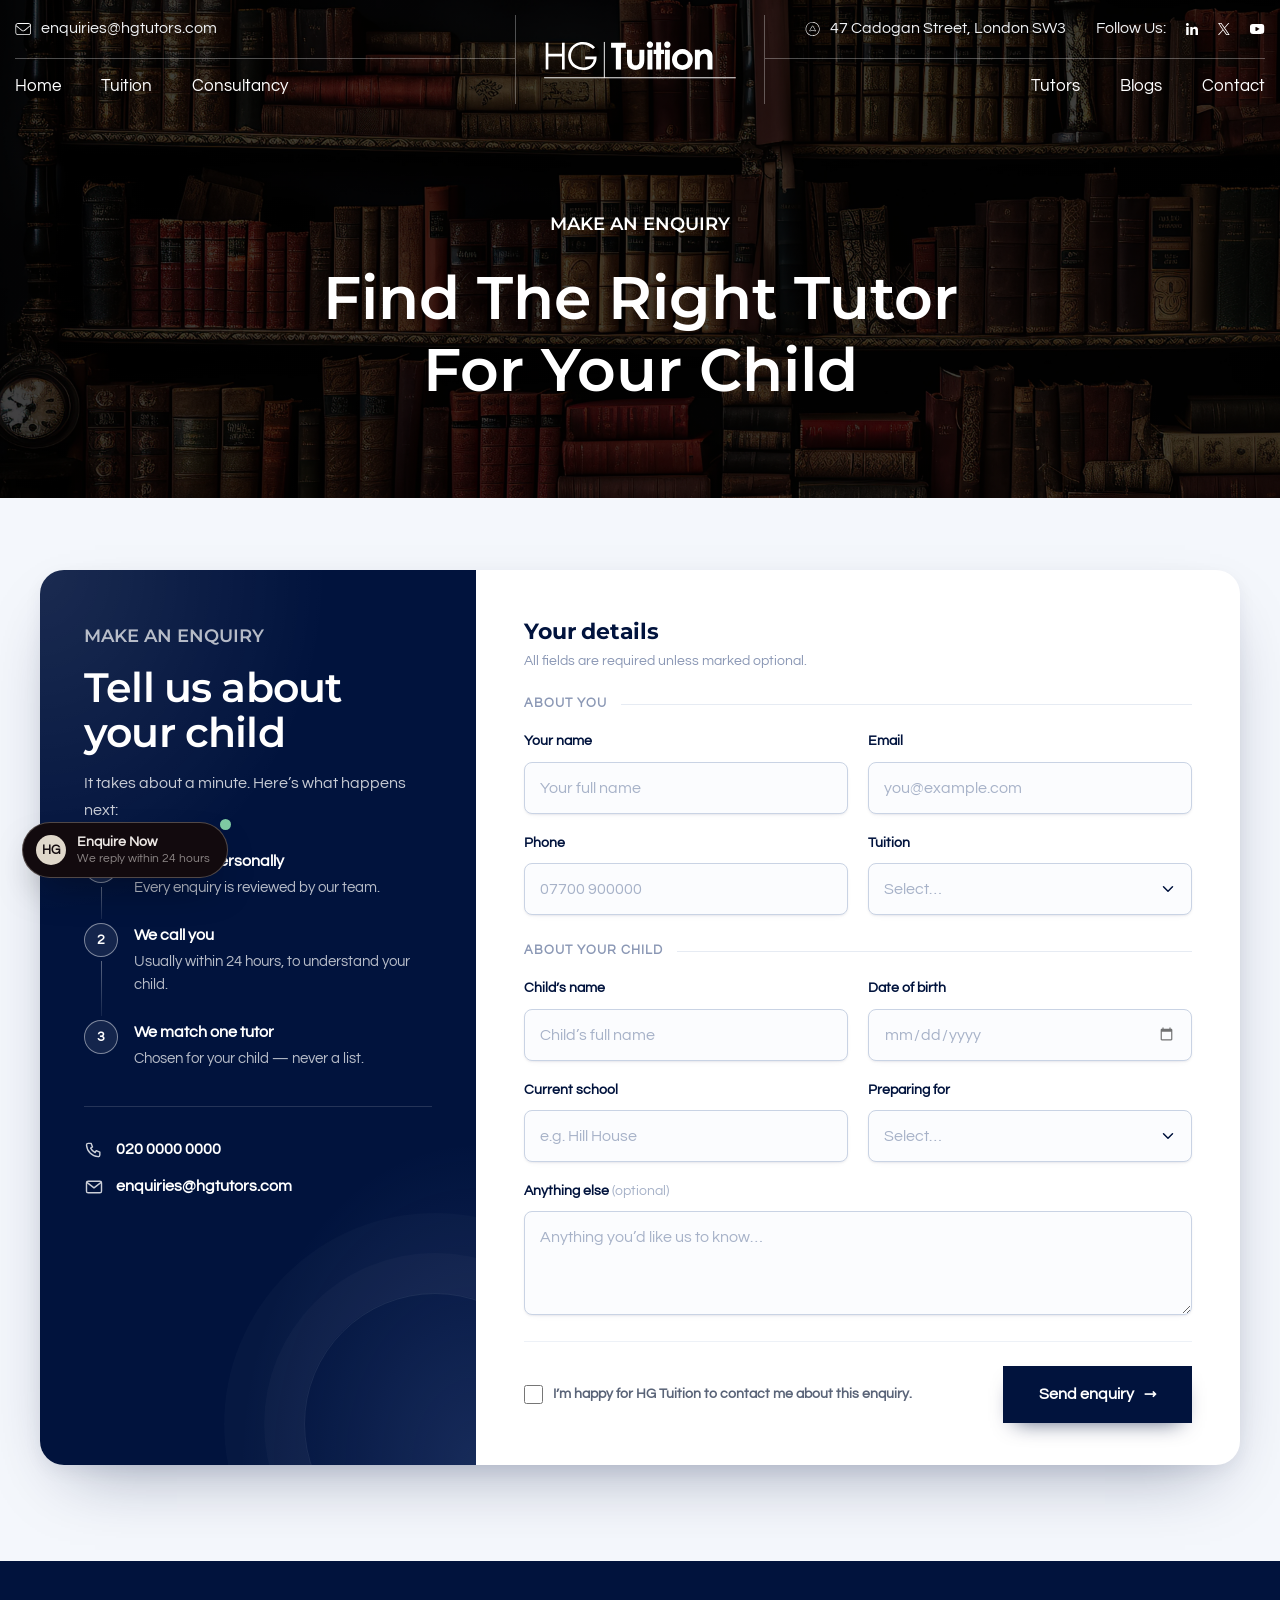
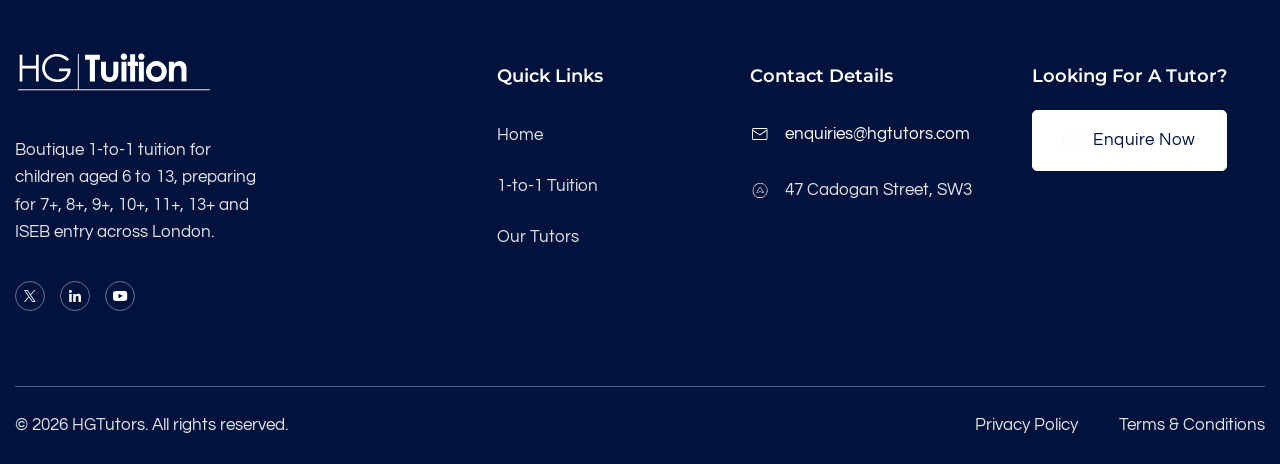
<file: enquire/index.html>
<!DOCTYPE html>
<html data-wf-page="6759258a69b7111b1e1f14cf" data-wf-site="66f66b14a7360285e4700cb8" lang="en" class="w-mod-js wf-questrial-n3-active wf-questrial-n4-active wf-questrial-n5-active wf-questrial-n6-active wf-questrial-n7-active wf-montserrat-n6-active wf-montserrat-n3-active wf-montserrat-n8-active wf-montserrat-n4-active wf-montserrat-n1-active wf-montserrat-n2-active wf-montserrat-n5-active wf-montserrat-n7-active wf-montserrat-n9-active wf-montserrat-i4-active wf-montserrat-i5-active wf-montserrat-i6-active wf-montserrat-i7-active wf-montserrat-i8-active wf-montserrat-i2-active wf-montserrat-i9-active wf-montserrat-i1-active wf-montserrat-i3-active wf-active w-mod-ix">
  <head>
    <meta http-equiv="Content-Type" content="text/html; charset=UTF-8"><style>.wf-force-outline-none[tabindex="-1"]:focus{outline:none;}</style>
    <title>Make an Enquiry | HGTutors</title>
    <meta content="Discover top-notch educational resources, interactive tools, and courses to enhance learning for students and educators alike." name="description">
    <meta content="HGTutors" property="og:title">
    <meta content="Discover top-notch educational resources, interactive tools, and courses to enhance learning for students and educators alike." property="og:description">
    <meta content="HGTutors" name="twitter:title">
    <meta content="Discover top-notch educational resources, interactive tools, and courses to enhance learning for students and educators alike." name="twitter:description">
    <meta property="og:type" content="website">
    <meta content="summary_large_image" name="twitter:card">
    <meta content="width=device-width, initial-scale=1" name="viewport">
    <link href="assets/hgtutors.css" rel="stylesheet" type="text/css"><style>@media (min-width:992px) {html.w-mod-js:not(.w-mod-ix) [data-w-id="0a5fff99-f98f-dbda-54b4-adcb817c9a66"] {opacity:0;}html.w-mod-js:not(.w-mod-ix) [data-w-id="0a5fff99-f98f-dbda-54b4-adcb817c9a6b"] {opacity:0;}html.w-mod-js:not(.w-mod-ix) [data-w-id="0a5fff99-f98f-dbda-54b4-adcb817c9a70"] {opacity:0;}html.w-mod-js:not(.w-mod-ix) [data-w-id="0a5fff99-f98f-dbda-54b4-adcb817c9a7b"] {-webkit-transform:translate3d(0, 120%, 0) scale3d(1, 1, 1) rotateX(0) rotateY(0) rotateZ(0) skew(0, 5deg);-moz-transform:translate3d(0, 120%, 0) scale3d(1, 1, 1) rotateX(0) rotateY(0) rotateZ(0) skew(0, 5deg);-ms-transform:translate3d(0, 120%, 0) scale3d(1, 1, 1) rotateX(0) rotateY(0) rotateZ(0) skew(0, 5deg);transform:translate3d(0, 120%, 0) scale3d(1, 1, 1) rotateX(0) rotateY(0) rotateZ(0) skew(0, 5deg);}html.w-mod-js:not(.w-mod-ix) [data-w-id="0a5fff99-f98f-dbda-54b4-adcb817c9a8b"] {opacity:0;}html.w-mod-js:not(.w-mod-ix) [data-w-id="0a5fff99-f98f-dbda-54b4-adcb817c9a98"] {opacity:0;}html.w-mod-js:not(.w-mod-ix) [data-w-id="0a5fff99-f98f-dbda-54b4-adcb817c9ab1"] {-webkit-transform:translate3d(0, 120%, 0) scale3d(1, 1, 1) rotateX(0) rotateY(0) rotateZ(0) skew(0, 5deg);-moz-transform:translate3d(0, 120%, 0) scale3d(1, 1, 1) rotateX(0) rotateY(0) rotateZ(0) skew(0, 5deg);-ms-transform:translate3d(0, 120%, 0) scale3d(1, 1, 1) rotateX(0) rotateY(0) rotateZ(0) skew(0, 5deg);transform:translate3d(0, 120%, 0) scale3d(1, 1, 1) rotateX(0) rotateY(0) rotateZ(0) skew(0, 5deg);}html.w-mod-js:not(.w-mod-ix) [data-w-id="9b2f62c3-17d4-9e04-04ac-f18c76e73416"] {opacity:0;}html.w-mod-js:not(.w-mod-ix) [data-w-id="0a5fff99-f98f-dbda-54b4-adcb817c9acc"] {-webkit-transform:translate3d(0, 120%, 0) scale3d(1, 1, 1) rotateX(0) rotateY(0) rotateZ(0) skew(0, 5deg);-moz-transform:translate3d(0, 120%, 0) scale3d(1, 1, 1) rotateX(0) rotateY(0) rotateZ(0) skew(0, 5deg);-ms-transform:translate3d(0, 120%, 0) scale3d(1, 1, 1) rotateX(0) rotateY(0) rotateZ(0) skew(0, 5deg);transform:translate3d(0, 120%, 0) scale3d(1, 1, 1) rotateX(0) rotateY(0) rotateZ(0) skew(0, 5deg);}html.w-mod-js:not(.w-mod-ix) [data-w-id="0a5fff99-f98f-dbda-54b4-adcb817c9c23"] {opacity:0;}html.w-mod-js:not(.w-mod-ix) [data-w-id="0a5fff99-f98f-dbda-54b4-adcb817c9c2c"] {opacity:0;}html.w-mod-js:not(.w-mod-ix) [data-w-id="0a5fff99-f98f-dbda-54b4-adcb817c9c1f"] {-webkit-transform:translate3d(0, 120%, 0) scale3d(1, 1, 1) rotateX(0) rotateY(0) rotateZ(0) skew(0, 5deg);-moz-transform:translate3d(0, 120%, 0) scale3d(1, 1, 1) rotateX(0) rotateY(0) rotateZ(0) skew(0, 5deg);-ms-transform:translate3d(0, 120%, 0) scale3d(1, 1, 1) rotateX(0) rotateY(0) rotateZ(0) skew(0, 5deg);transform:translate3d(0, 120%, 0) scale3d(1, 1, 1) rotateX(0) rotateY(0) rotateZ(0) skew(0, 5deg);}html.w-mod-js:not(.w-mod-ix) [data-w-id="0a5fff99-f98f-dbda-54b4-adcb817c9c3c"] {-webkit-transform:translate3d(0, 120%, 0) scale3d(1, 1, 1) rotateX(0) rotateY(0) rotateZ(0) skew(0, 5deg);-moz-transform:translate3d(0, 120%, 0) scale3d(1, 1, 1) rotateX(0) rotateY(0) rotateZ(0) skew(0, 5deg);-ms-transform:translate3d(0, 120%, 0) scale3d(1, 1, 1) rotateX(0) rotateY(0) rotateZ(0) skew(0, 5deg);transform:translate3d(0, 120%, 0) scale3d(1, 1, 1) rotateX(0) rotateY(0) rotateZ(0) skew(0, 5deg);}html.w-mod-js:not(.w-mod-ix) [data-w-id="0ffefe61-7564-1882-4c8b-fcfd02191f5c"] {opacity:0;}html.w-mod-js:not(.w-mod-ix) [data-w-id="69fc1296-09a6-4e03-6bc4-c4b58d21f69b"] {opacity:0;}html.w-mod-js:not(.w-mod-ix) [data-w-id="f108b74c-78ad-fdd4-9a18-a13f5a7d766e"] {-webkit-transform:translate3d(0, 0%, 0) scale3d(1, 1, 1) rotateX(0) rotateY(0) rotateZ(0) skew(0, 0);-moz-transform:translate3d(0, 0%, 0) scale3d(1, 1, 1) rotateX(0) rotateY(0) rotateZ(0) skew(0, 0);-ms-transform:translate3d(0, 0%, 0) scale3d(1, 1, 1) rotateX(0) rotateY(0) rotateZ(0) skew(0, 0);transform:translate3d(0, 0%, 0) scale3d(1, 1, 1) rotateX(0) rotateY(0) rotateZ(0) skew(0, 0);}html.w-mod-js:not(.w-mod-ix) [data-w-id="f108b74c-78ad-fdd4-9a18-a13f5a7d7674"] {-webkit-transform:translate3d(0, 103%, 0) scale3d(1, 1, 1) rotateX(0) rotateY(0) rotateZ(0) skew(0, 0);-moz-transform:translate3d(0, 103%, 0) scale3d(1, 1, 1) rotateX(0) rotateY(0) rotateZ(0) skew(0, 0);-ms-transform:translate3d(0, 103%, 0) scale3d(1, 1, 1) rotateX(0) rotateY(0) rotateZ(0) skew(0, 0);transform:translate3d(0, 103%, 0) scale3d(1, 1, 1) rotateX(0) rotateY(0) rotateZ(0) skew(0, 0);display:none;}}@media (max-width:991px) and (min-width:768px) {html.w-mod-js:not(.w-mod-ix) [data-w-id="0a5fff99-f98f-dbda-54b4-adcb817c9a66"] {opacity:0;}html.w-mod-js:not(.w-mod-ix) [data-w-id="0a5fff99-f98f-dbda-54b4-adcb817c9a6b"] {opacity:0;}html.w-mod-js:not(.w-mod-ix) [data-w-id="0a5fff99-f98f-dbda-54b4-adcb817c9a70"] {opacity:0;}html.w-mod-js:not(.w-mod-ix) [data-w-id="0a5fff99-f98f-dbda-54b4-adcb817c9a7b"] {-webkit-transform:translate3d(0, 120%, 0) scale3d(1, 1, 1) rotateX(0) rotateY(0) rotateZ(0) skew(0, 5deg);-moz-transform:translate3d(0, 120%, 0) scale3d(1, 1, 1) rotateX(0) rotateY(0) rotateZ(0) skew(0, 5deg);-ms-transform:translate3d(0, 120%, 0) scale3d(1, 1, 1) rotateX(0) rotateY(0) rotateZ(0) skew(0, 5deg);transform:translate3d(0, 120%, 0) scale3d(1, 1, 1) rotateX(0) rotateY(0) rotateZ(0) skew(0, 5deg);}html.w-mod-js:not(.w-mod-ix) [data-w-id="0a5fff99-f98f-dbda-54b4-adcb817c9a8b"] {opacity:0;}html.w-mod-js:not(.w-mod-ix) [data-w-id="0a5fff99-f98f-dbda-54b4-adcb817c9a98"] {opacity:0;}html.w-mod-js:not(.w-mod-ix) [data-w-id="0a5fff99-f98f-dbda-54b4-adcb817c9ab1"] {-webkit-transform:translate3d(0, 120%, 0) scale3d(1, 1, 1) rotateX(0) rotateY(0) rotateZ(0) skew(0, 5deg);-moz-transform:translate3d(0, 120%, 0) scale3d(1, 1, 1) rotateX(0) rotateY(0) rotateZ(0) skew(0, 5deg);-ms-transform:translate3d(0, 120%, 0) scale3d(1, 1, 1) rotateX(0) rotateY(0) rotateZ(0) skew(0, 5deg);transform:translate3d(0, 120%, 0) scale3d(1, 1, 1) rotateX(0) rotateY(0) rotateZ(0) skew(0, 5deg);}html.w-mod-js:not(.w-mod-ix) [data-w-id="9b2f62c3-17d4-9e04-04ac-f18c76e73416"] {opacity:0;}html.w-mod-js:not(.w-mod-ix) [data-w-id="0a5fff99-f98f-dbda-54b4-adcb817c9acc"] {-webkit-transform:translate3d(0, 120%, 0) scale3d(1, 1, 1) rotateX(0) rotateY(0) rotateZ(0) skew(0, 5deg);-moz-transform:translate3d(0, 120%, 0) scale3d(1, 1, 1) rotateX(0) rotateY(0) rotateZ(0) skew(0, 5deg);-ms-transform:translate3d(0, 120%, 0) scale3d(1, 1, 1) rotateX(0) rotateY(0) rotateZ(0) skew(0, 5deg);transform:translate3d(0, 120%, 0) scale3d(1, 1, 1) rotateX(0) rotateY(0) rotateZ(0) skew(0, 5deg);}html.w-mod-js:not(.w-mod-ix) [data-w-id="0a5fff99-f98f-dbda-54b4-adcb817c9c23"] {opacity:0;}html.w-mod-js:not(.w-mod-ix) [data-w-id="0a5fff99-f98f-dbda-54b4-adcb817c9c2c"] {opacity:0;}html.w-mod-js:not(.w-mod-ix) [data-w-id="0a5fff99-f98f-dbda-54b4-adcb817c9c1f"] {-webkit-transform:translate3d(0, 120%, 0) scale3d(1, 1, 1) rotateX(0) rotateY(0) rotateZ(0) skew(0, 5deg);-moz-transform:translate3d(0, 120%, 0) scale3d(1, 1, 1) rotateX(0) rotateY(0) rotateZ(0) skew(0, 5deg);-ms-transform:translate3d(0, 120%, 0) scale3d(1, 1, 1) rotateX(0) rotateY(0) rotateZ(0) skew(0, 5deg);transform:translate3d(0, 120%, 0) scale3d(1, 1, 1) rotateX(0) rotateY(0) rotateZ(0) skew(0, 5deg);}html.w-mod-js:not(.w-mod-ix) [data-w-id="0a5fff99-f98f-dbda-54b4-adcb817c9c3c"] {-webkit-transform:translate3d(0, 120%, 0) scale3d(1, 1, 1) rotateX(0) rotateY(0) rotateZ(0) skew(0, 5deg);-moz-transform:translate3d(0, 120%, 0) scale3d(1, 1, 1) rotateX(0) rotateY(0) rotateZ(0) skew(0, 5deg);-ms-transform:translate3d(0, 120%, 0) scale3d(1, 1, 1) rotateX(0) rotateY(0) rotateZ(0) skew(0, 5deg);transform:translate3d(0, 120%, 0) scale3d(1, 1, 1) rotateX(0) rotateY(0) rotateZ(0) skew(0, 5deg);}html.w-mod-js:not(.w-mod-ix) [data-w-id="0ffefe61-7564-1882-4c8b-fcfd02191f5c"] {opacity:0;}html.w-mod-js:not(.w-mod-ix) [data-w-id="69fc1296-09a6-4e03-6bc4-c4b58d21f69b"] {opacity:0;}html.w-mod-js:not(.w-mod-ix) [data-w-id="f108b74c-78ad-fdd4-9a18-a13f5a7d766e"] {-webkit-transform:translate3d(0, 0%, 0) scale3d(1, 1, 1) rotateX(0) rotateY(0) rotateZ(0) skew(0, 0);-moz-transform:translate3d(0, 0%, 0) scale3d(1, 1, 1) rotateX(0) rotateY(0) rotateZ(0) skew(0, 0);-ms-transform:translate3d(0, 0%, 0) scale3d(1, 1, 1) rotateX(0) rotateY(0) rotateZ(0) skew(0, 0);transform:translate3d(0, 0%, 0) scale3d(1, 1, 1) rotateX(0) rotateY(0) rotateZ(0) skew(0, 0);}html.w-mod-js:not(.w-mod-ix) [data-w-id="f108b74c-78ad-fdd4-9a18-a13f5a7d7674"] {-webkit-transform:translate3d(0, 103%, 0) scale3d(1, 1, 1) rotateX(0) rotateY(0) rotateZ(0) skew(0, 0);-moz-transform:translate3d(0, 103%, 0) scale3d(1, 1, 1) rotateX(0) rotateY(0) rotateZ(0) skew(0, 0);-ms-transform:translate3d(0, 103%, 0) scale3d(1, 1, 1) rotateX(0) rotateY(0) rotateZ(0) skew(0, 0);transform:translate3d(0, 103%, 0) scale3d(1, 1, 1) rotateX(0) rotateY(0) rotateZ(0) skew(0, 0);display:none;}}</style><script src="assets/webfont.js" type="text/javascript"></script>
    <link rel="stylesheet" href="assets/css" media="all"><script type="text/javascript">WebFont.load({  google: {    families: ["Montserrat:100,100italic,200,200italic,300,300italic,400,400italic,500,500italic,600,600italic,700,700italic,800,800italic,900,900italic","Questrial:300,400,500,600,700"]  }});</script><script type="text/javascript">!function(o,c){var n=c.documentElement,t=" w-mod-";n.className+=t+"js",("ontouchstart"in o||o.DocumentTouch&&c instanceof DocumentTouch)&&(n.className+=t+"touch")}(window,document);</script>
    <link href="assets/favicon-32.png" rel="shortcut icon" type="image/png">
    <link href="assets/favicon-256.png" rel="apple-touch-icon"></head>
    <body><section class="navbar-two">
        <div class="w-layout-blockcontainer container w-container">
          <div class="w-layout-grid nav-two-grid">
            <div class="navtwo-menu">
              <div class="w-layout-hflex nav-two-left-content">
                <div class="top-hedder-contact-menu-wrap"><a href="mailto:enquiries@hgtutors.com" class="top-header-one-timing-wrap top-heaader-menu-item-one w-inline-block">
                <div class="clock-icon"><img width="16" height="12" alt="mail-icon" src="assets/67580c4b5a32f0efcba782d3_icon(6).svg" loading="lazy"></div>
                <div class="top-header-timing-text">enquiries@hgtutors.com</div>
                </a></div>
              </div>
              <div class="w-layout-hflex navtwo-menu-one"><a href="../index.html" class="nav-menu nav-three-menu">Home</a><a href="../one-to-one-tuition/index.html" class="nav-menu nav-three-menu">Tuition</a><a href="../educational-consultancy/index.html" class="nav-menu nav-three-menu">Consultancy</a></div>
            </div>
            <a href="../index.html" class="navtwo-menu-logo w-inline-block"><img width="Auto" height="Auto" alt="" src="assets/hgtutors-logo.svg" loading="lazy"></a>
            <div class="navtwo-menu">
              <div class="w-layout-hflex nav-two-right-content">
                <div class="top-header-one-timing-wrap">
                  <div class="clock-icon"><img width="15" height="14" alt="" src="assets/67721a08c789e95331a7c72e_nav-address-icon.svg" loading="lazy"></div>
                  <div class="top-header-timing-text">47 Cadogan Street, London SW3</div>
                </div>
                <div class="w-layout-hflex navbar-social-link">
                  <div class="color-white text-capitalize top-header-timing-text">follow us:</div>
                  <a href="https://www.linkedin.com/" class="top-social-icon w-inline-block"><img loading="lazy" src="assets/67580c4b5a32f0efcba782ca_linkdin%20icon.svg" alt="linkdin-icon"></a><a href="https://x.com/" class="top-social-icon w-inline-block"><img loading="lazy" src="assets/67580c4b5a32f0efcba782c9_twitter%20icon.svg" alt="twitter-icon"></a><a href="https://youtube.com/" class="top-social-icon w-inline-block"><img loading="lazy" src="assets/67580c4b5a32f0efcba782cd_youtube%20icon.svg" alt="youtube-icon"></a></div>
                </div>
                <div class="w-layout-hflex navtwo-menu-one right"><a href="../tutors/index.html" class="nav-menu nav-three-menu">Tutors</a><a href="../blog/index.html" class="nav-menu nav-three-menu">Blogs</a><a href="../contact/index.html" class="nav-menu nav-three-menu">Contact</a></div>
                <div class="menu-button-one w-nav-button" style="-webkit-user-select: text;" aria-label="menu" role="button" tabindex="0" aria-controls="w-nav-overlay-0" aria-haspopup="menu" aria-expanded="false">
                  <div class="w-layout-vflex nav-hamburder-flex">
                    <div class="nav-hamburder one"></div>
                    <div class="nav-hamburder two"></div>
                    <div class="nav-hamburder three"></div>
                  </div>
                </div>
              </div>
            </div>
          </div>
        </section>
        <section class="navbar-three">
          <div class="top-header-one">
            <div class="w-layout-blockcontainer container w-container">
              <div class="w-layout-hflex top-header-content-wrap">
                <div class="w-layout-hflex">
                  <div class="top-hedder-contact-menu-wrap"><a href="index.html#" class="top-header-one-timing-wrap top-heaader-menu-item-one w-inline-block">
                  <div class="clock-icon"><img width="12" height="12" alt="call-icon" src="assets/67580c4b5a32f0efcba782d2_icon(5).svg" loading="lazy"></div>
                  <div class="top-header-timing-text">020 0000 0000</div>
                  </a><a href="index.html#" class="top-header-one-timing-wrap top-heaader-menu-item-one w-inline-block">
                  <div class="clock-icon"><img width="16" height="12" alt="mail-icon" src="assets/67580c4b5a32f0efcba782d3_icon(6).svg" loading="lazy"></div>
                  <div class="top-header-timing-text">enquiries@hgtutors.com</div>
                  </a></div>
                </div>
                <div class="w-layout-hflex nav-two-right-content">
                  <div class="top-header-one-timing-wrap">
                    <div class="clock-icon"><img width="15" height="14" alt="" src="assets/67721a08c789e95331a7c72e_nav-address-icon.svg" loading="lazy"></div>
                    <div class="top-header-timing-text">47 Cadogan Street, London SW3</div>
                  </div>
                  <div class="w-layout-hflex navbar-social-link">
                    <div class="color-white text-capitalize top-header-timing-text">follow us:</div>
                    <a href="index.html#" class="top-social-icon w-inline-block"><img loading="lazy" src="assets/67580c4b5a32f0efcba782ca_linkdin%20icon.svg" alt="linkdin-icon"></a><a href="index.html#" class="top-social-icon w-inline-block"><img loading="lazy" src="assets/67580c4b5a32f0efcba782c9_twitter%20icon.svg" alt="twitter-icon"></a><a href="index.html#" class="top-social-icon w-inline-block"><img loading="lazy" src="assets/67580c4b5a32f0efcba782cd_youtube%20icon.svg" alt="youtube-icon"></a></div>
                  </div>
                </div>
              </div>
            </div>
            <div class="navbar-three-wrap">
              <div data-w-id="d500bf85-1270-3ab7-b76a-3c0d2bbcd4f7" data-animation="default" data-collapse="medium" data-duration="400" data-easing="ease" data-easing2="ease" role="banner" class="navbar-three-main w-nav">
                <div class="container w-container">
                  <div class="navbar-three-wrap">
                    <div class="header-logo"><a href="../index.html" class="logo-one w-nav-brand" aria-label="home"><img loading="lazy" src="assets/hgtutors-logo.svg" alt="logo"></a></div>
                    <nav role="navigation" id="w-node-d500bf85-1270-3ab7-b76a-3c0d2bbcd4fd-2bbcd4d7" class="nav-menu-one w-nav-menu"><a href="../index.html" class="nav-menu nav-three-menu">Home</a><a href="../one-to-one-tuition/index.html" class="nav-menu nav-three-menu">Tuition</a><a href="../educational-consultancy/index.html" class="nav-menu nav-three-menu">Consultancy</a><a href="../tutors/index.html" class="nav-menu nav-three-menu">Tutors</a><a href="../blog/index.html" class="nav-menu nav-three-menu">Blogs</a><a href="../contact/index.html" class="nav-menu nav-three-menu">Contact</a></nav>
                    <div class="menu-button-one w-nav-button" style="-webkit-user-select: text;" aria-label="menu" role="button" tabindex="0" aria-controls="w-nav-overlay-0" aria-haspopup="menu" aria-expanded="false">
                      <div class="w-layout-vflex nav-hamburder-flex">
                        <div class="nav-hamburder one"></div>
                        <div class="nav-hamburder two"></div>
                        <div class="nav-hamburder three"></div>
                      </div>
                    </div>
                  </div>
                </div>
                <div class="w-nav-overlay" data-wf-ignore="" id="w-nav-overlay-0"></div>
              </div>
            </div>
          </section><section class="contact-two-hero enquire-hero">
            <div class="w-layout-blockcontainer container w-container">
              <div class="contact-three-hero-content text-align-center">
                <div class="subheading color-white">make an enquiry</div>
                <div class="headinng-one-margin overflow-hidden">
                  <h1 class="slide-title no-margin color-white">Find the right tutor for your child</h1>
                </div>
              </div>
            </div>
          </section><section class="fd fd-c" aria-labelledby="e-title">
  <div class="fd-wrap">
    <div class="fd-card fdc-card">
      <aside class="fdc-panel">
        <div class="subheading fdc-eyebrow">make an enquiry</div>
        <h2 id="e-title" class="fd-h2 fdc-h2">Tell us about your child</h2>
        <p class="fdc-lead">It takes about a minute. Here&rsquo;s what happens next:</p>
        <ol class="fdc-steps"><li><span class="fdc-step-n">1</span><span><strong>We read it personally</strong>Every enquiry is reviewed by our team.</span></li><li><span class="fdc-step-n">2</span><span><strong>We call you</strong>Usually within 24 hours, to understand your child.</span></li><li><span class="fdc-step-n">3</span><span><strong>We match one tutor</strong>Chosen for your child &mdash; never a list.</span></li></ol>
        <div class="fdc-contact">
          <a href="tel:02000000000"><span aria-hidden="true"><svg viewBox="0 0 24 24" fill="none" stroke="currentColor" stroke-width="1.7" stroke-linecap="round" stroke-linejoin="round"><path d="M5 4h3.5l1.7 4.3-2.2 1.4a11 11 0 005.3 5.3l1.4-2.2L19 14.5V18a2 2 0 01-2 2A15 15 0 013 6a2 2 0 012-2z"/></svg></span>020 0000 0000</a>
          <a href="mailto:enquiries@hgtutors.com"><span aria-hidden="true"><svg viewBox="0 0 24 24" fill="none" stroke="currentColor" stroke-width="1.7" stroke-linecap="round" stroke-linejoin="round"><rect x="3" y="5" width="18" height="14" rx="2"/><path d="M3.5 6.5l8.5 6.5 8.5-6.5"/></svg></span>enquiries@hgtutors.com</a>
        </div>
      </aside>
      <div class="fdc-body">
        <form class="fd-form" novalidate>
          <div class="fdc-form-head">
            <h3 class="fdc-form-title">Your details</h3>
            <p class="fdc-form-hint">All fields are required unless marked optional.</p>
          </div>
          <div class="fd-grid">
            <div class="fdc-group-label fd-wide"><span>About you</span></div>
            <div class="fd-field"><label for="e-name">Your name</label><input id="e-name" name="e-name" type="text" placeholder="Your full name" autocomplete="name" required></div>
            <div class="fd-field"><label for="e-email">Email</label><input id="e-email" name="e-email" type="email" placeholder="you@example.com" autocomplete="email" required></div>
            <div class="fd-field"><label for="e-phone">Phone</label><input id="e-phone" name="e-phone" type="tel" placeholder="07700 900000" autocomplete="tel" required></div>
            <div class="fd-field"><label for="e-where">Tuition</label><select id="e-where" name="e-where" required><option value="" selected disabled>Select&hellip;</option><option>In person, Central London</option><option>Online</option><option>Either is fine</option></select></div>
            <div class="fdc-group-label fd-wide"><span>About your child</span></div>
            <div class="fd-field"><label for="e-child">Child&rsquo;s name</label><input id="e-child" name="e-child" type="text" placeholder="Child&rsquo;s full name" required></div>
            <div class="fd-field"><label for="e-dob">Date of birth</label><input id="e-dob" name="e-dob" type="date" required></div>
            <div class="fd-field"><label for="e-school">Current school</label><input id="e-school" name="e-school" type="text" placeholder="e.g. Hill House" required></div>
            <div class="fd-field"><label for="e-exam">Preparing for</label><select id="e-exam" name="e-exam" required><option value="" selected disabled>Select&hellip;</option><option>7+ (Year 2 entry)</option><option>8+ (Year 3 entry)</option><option>9+ (Year 4 entry)</option><option>10+ (Year 5 entry)</option><option>11+ (Year 6 entry)</option><option>13+ (Year 8 entry)</option><option>ISEB Common Pre-Test</option><option>General English &amp; maths support</option><option>Not sure yet</option></select></div>
            <div class="fd-field fd-wide"><label for="e-notes">Anything else <span class="fd-opt">(optional)</span></label><textarea id="e-notes" name="e-notes" rows="3" placeholder="Anything you&rsquo;d like us to know&hellip;"></textarea></div>
          </div>
          <div class="fdc-foot">
            <label class="fd-consent"><input type="checkbox" name="e-consent" required><span>I&rsquo;m happy for HG Tuition to contact me about this enquiry.</span></label>
            <button type="submit" class="fd-btn">Send enquiry</button>
          </div>
          <p class="fd-error" role="alert">Please complete the highlighted fields.</p>
        </form>
        <div class="fd-done" role="status"><div class="fd-done-icon" aria-hidden="true"><svg viewBox="0 0 24 24" fill="none" stroke="currentColor" stroke-width="2" stroke-linecap="round" stroke-linejoin="round"><path d="M5 12.5l4.5 4.5L19 7.5"/></svg></div>
          <h3 class="fd-done-title">Thank you</h3><p>We&rsquo;ve received your enquiry and will be in touch within 24 hours.</p></div>
      </div>
    </div>
  </div>
</section><section class="footer-one">
        <div class="footer-one-content">
          <div class="w-layout-blockcontainer container w-container">
            <div class="w-layout-hflex footer-wrap">
              <div class="footer-one-logo-wrap"><a href="../index.html" class="footer-logo w-inline-block"><img loading="lazy" src="assets/hgtutors-logo.svg" alt="logo"></a>
              <p class="footer-paragraph light-white">Boutique 1-to-1 tuition for children aged 6 to 13, preparing for 7+, 8+, 9+, 10+, 11+, 13+ and ISEB entry across London.</p>
              <div class="w-layout-hflex footer-one-social-icon-wrap"><a href="https://x.com/" class="footer-one-icon w-inline-block"><img src="assets/67580c4b5a32f0efcba782c9_twitter%20icon.svg" loading="lazy" width="12" height="12" alt="twitter-icon"></a><a href="https://linkedin.com/" class="footer-one-icon w-inline-block"><img width="12" height="12" alt="linkdin-icon" src="assets/67580c4b5a32f0efcba782ca_linkdin%20icon.svg" loading="lazy"></a><a href="https://youtube.com/" class="footer-one-icon w-inline-block"><img width="15" height="10" alt="youtube-icon" src="assets/67580c4b5a32f0efcba782cd_youtube%20icon.svg" loading="lazy"></a></div>
            </div>
            <div class="footer-one-menu-box">
              <div class="heading-style-h6 color-white footer-menu-title">Quick Links</div>
              <div class="w-layout-vflex footer-menu-wrap"><a href="../index.html" class="footer-menu-item light-white w-inline-block"><div>Home</div></a><a href="../one-to-one-tuition/index.html" class="footer-menu-item light-white w-inline-block"><div>1-to-1 Tuition</div></a><a href="../tutors/index.html" class="footer-menu-item light-white w-inline-block"><div>Our Tutors</div></a></div></div><div class="footer-one-contact-box"><div class="heading-style-h6 color-white footer-menu-title">Contact Details</div><div class="w-layout-hflex footer-one-icon-wrap"><div class="footer-one-icon-two"><img loading="lazy" src="assets/67580c4b5a32f0efcba782cf_email.svg" alt=""></div><div class="footer-icon-box-content"><a href="mailto:enquiries@hgtutors.com" class="footer-menu-item no-padding">enquiries@hgtutors.com</a></div></div><div class="w-layout-hflex footer-one-icon-wrap"><div class="footer-one-icon-two"><img loading="lazy" src="assets/67721a08c789e95331a7c72e_nav-address-icon.svg" alt=""></div><div class="footer-icon-box-content"><div class="footer-menu-item no-padding light-white">47 Cadogan Street, SW3</div></div></div></div>
                <div class="footer-one-newsletter-box">
                  <div class="heading-style-h6 color-white footer-menu-title footer-menu-title-four">Looking for a tutor?</div>
                  <a data-w-id="795d6de1-ee4c-d4d3-ae69-e0fb806ed0b7" href="../enquire/index.html" class="button-one-style blue w-inline-block">
                  <div class="w-layout-hflex btton-style-five-main">
                    <div class="button-five-icon-one"><img width="20" height="15" alt="icon" src="assets/67614bc1d94765200c786e71_mail-icon.webp" loading="lazy"></div>
                    <div class="button-text-wrap position-relative">
                      <div class="button-text-one">Enquire Now</div>
                      <div class="button-text-one two">Enquire Now</div>
                    </div>
                  </div>
                  <div class="button-overlay" style="display: none"></div>
                  </a></div>
                </div>
              </div>
            </div>
            <div class="w-layout-hflex copyright-one">
              <div class="w-layout-blockcontainer container w-container"><div class="w-layout-hflex copyright-wrap"><div class="copyright-content"><p class="copyright-text no-margin">&copy; 2026 HGTutors. All rights reserved.</p></div><div class="w-layout-hflex copyright-menu"><a href="#" class="footer-menu-item light-white no-padding w-inline-block"><div>Privacy Policy</div></a><div class="footer-link-line"></div><a href="#" class="footer-menu-item light-white no-padding w-inline-block"><div>Terms &amp; Conditions</div></a></div></div></div>
            </div>
          </section>
          <div></div>
          <script src="assets/jquery.min.js" type="text/javascript"></script><script src="assets/site-vendor.js" type="text/javascript"></script><script src="assets/site-ix.js" type="text/javascript"></script><script src="assets/site-core.js" type="text/javascript"></script><script src="assets/site.js" type="text/javascript"></script><a href="../enquire/index.html" class="hg-cta" aria-label="Enquire now"><span class="hg-cta-mark" aria-hidden="true">HG</span><span class="hg-cta-text"><span class="hg-cta-title">Enquire Now</span><span class="hg-cta-sub">We reply within 24 hours</span></span><span class="hg-cta-pulse" aria-hidden="true"></span></a><script>
(function(){
  document.querySelectorAll('.fd-form').forEach(function(f){
    var card=f.parentElement, err=f.querySelector('.fd-error');
    function validate(){
      var ok=true;
      f.querySelectorAll('.fd-field').forEach(function(fd){
        var el=fd.querySelector('input,select,textarea'); if(!el) return;
        var bad=!el.checkValidity(); fd.classList.toggle('has-error',bad); if(bad) ok=false;
      });
      var c=f.querySelector('.fd-consent'), cb=c.querySelector('input');
      c.classList.toggle('has-error',!cb.checked); if(!cb.checked) ok=false;
      return ok;
    }
    f.addEventListener('submit',function(e){
      e.preventDefault();
      var ok=validate(); err.classList.toggle('is-visible',!ok);
      if(!ok){ var first=f.querySelector('.has-error input,.has-error select,.has-error textarea'); if(first) first.focus(); return; }
      card.classList.add('is-sent');
    });
    f.addEventListener('change',function(e){
      var t=e.target;
      if(t.type==='date'||t.tagName==='SELECT') t.classList.toggle('has-value',!!t.value);
      var fd=t.closest('.fd-field,.fd-consent'); if(fd) fd.classList.remove('has-error');
    });
    f.addEventListener('input',function(e){
      var fd=e.target.closest('.fd-field'); if(fd && e.target.checkValidity()) fd.classList.remove('has-error');
    });
  });
})();
</script>
</body>
        </html>
</file>
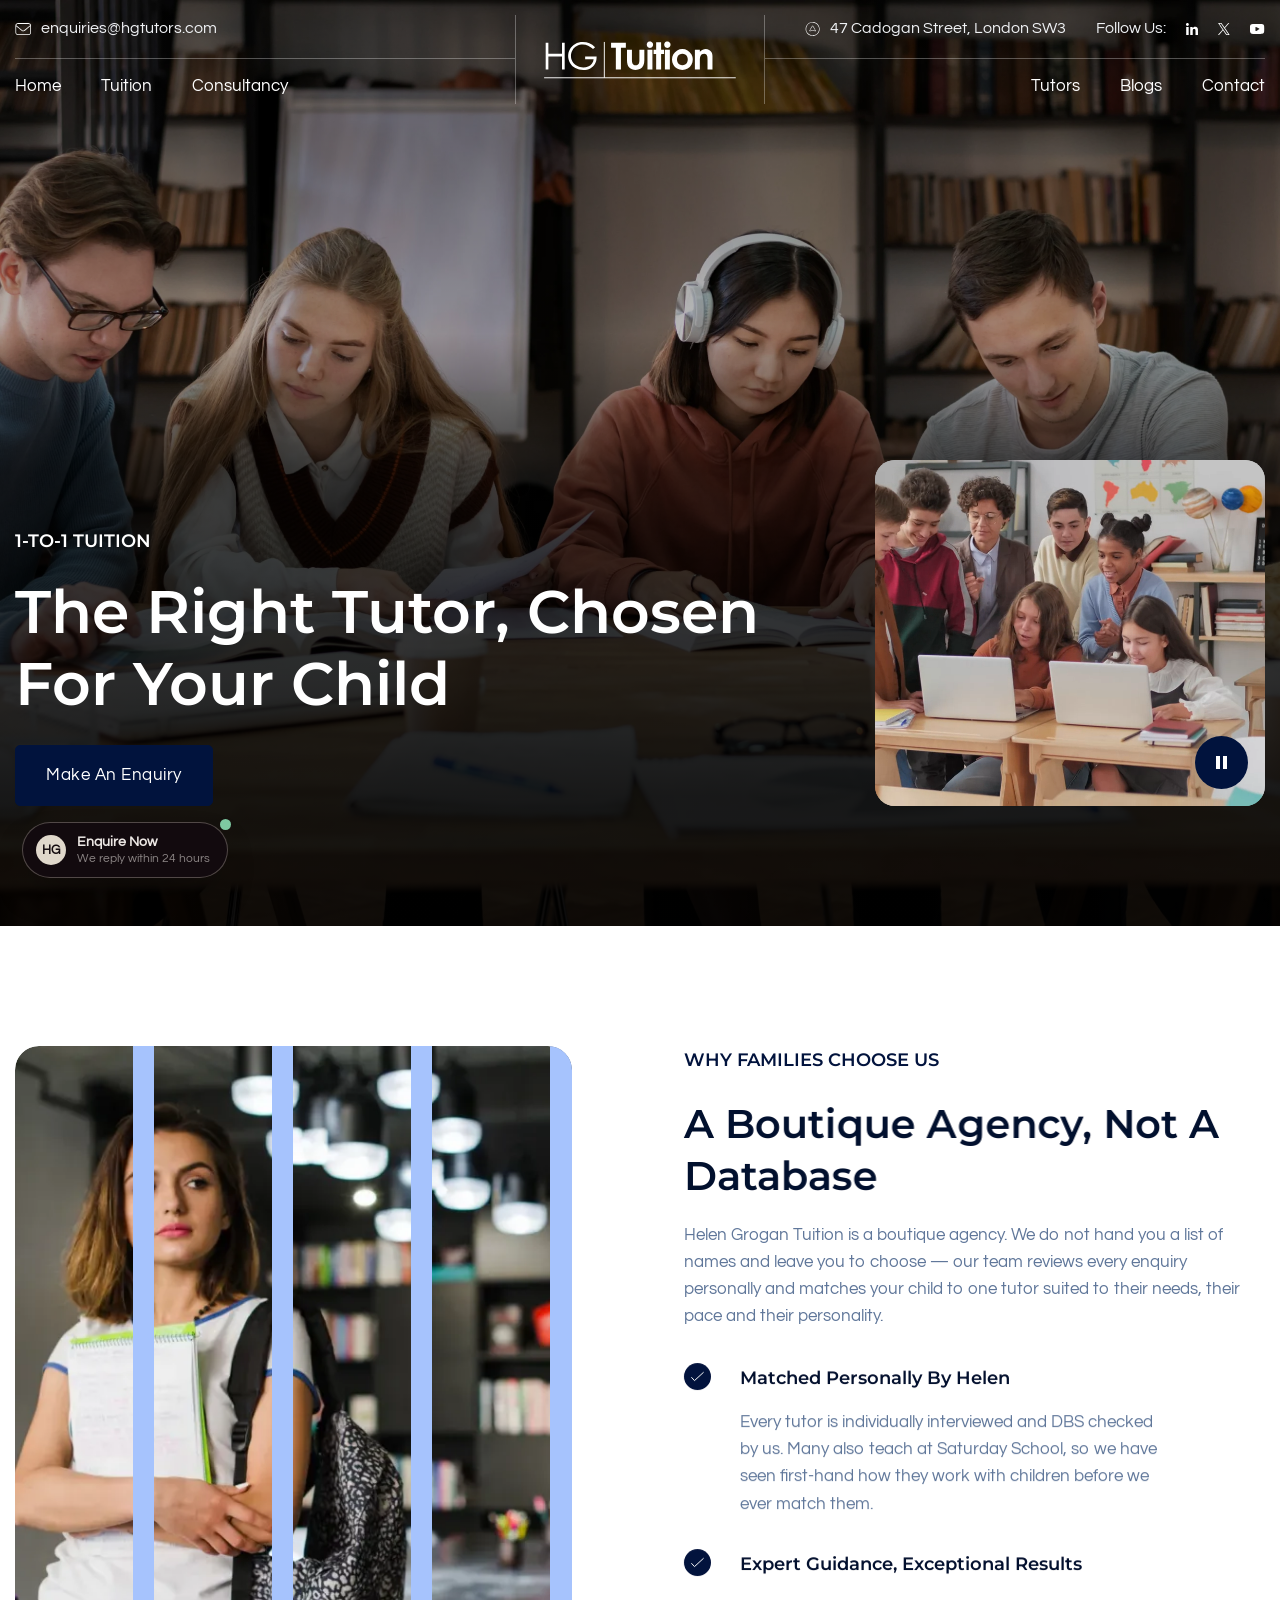
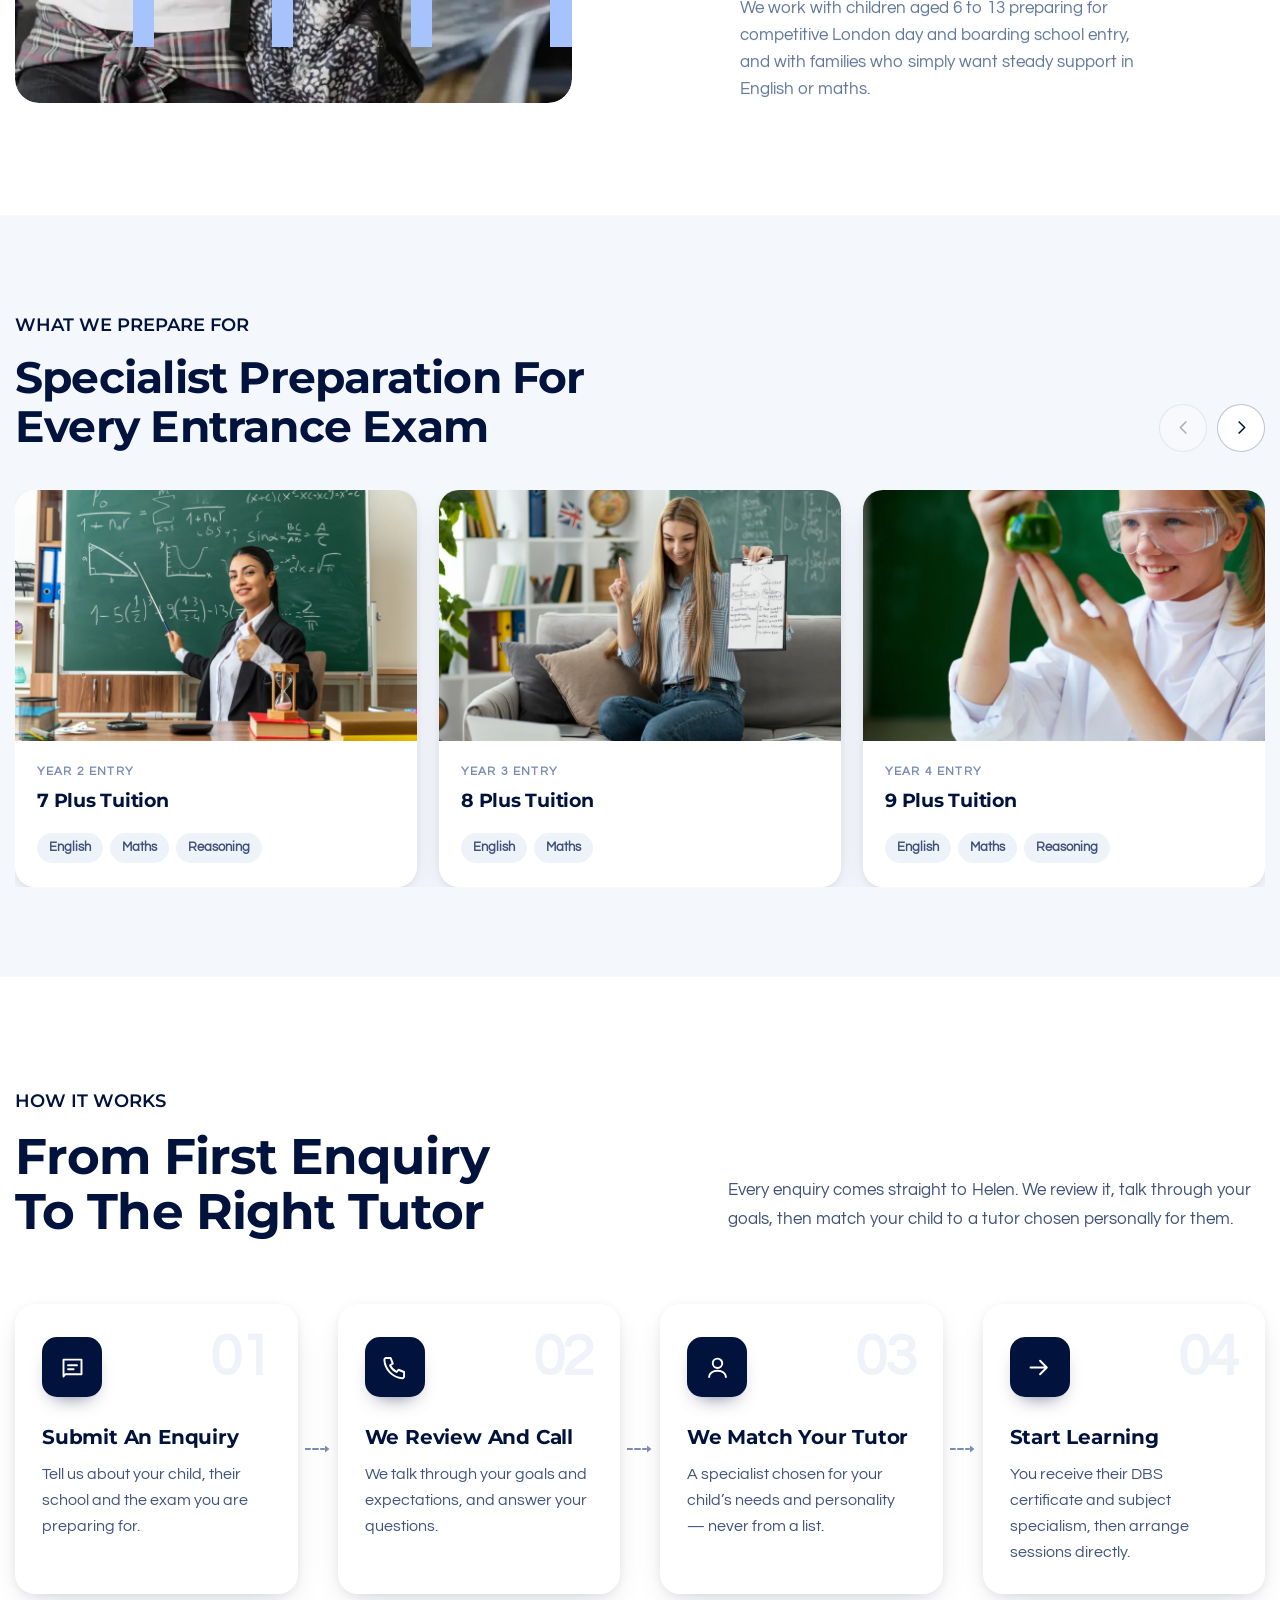
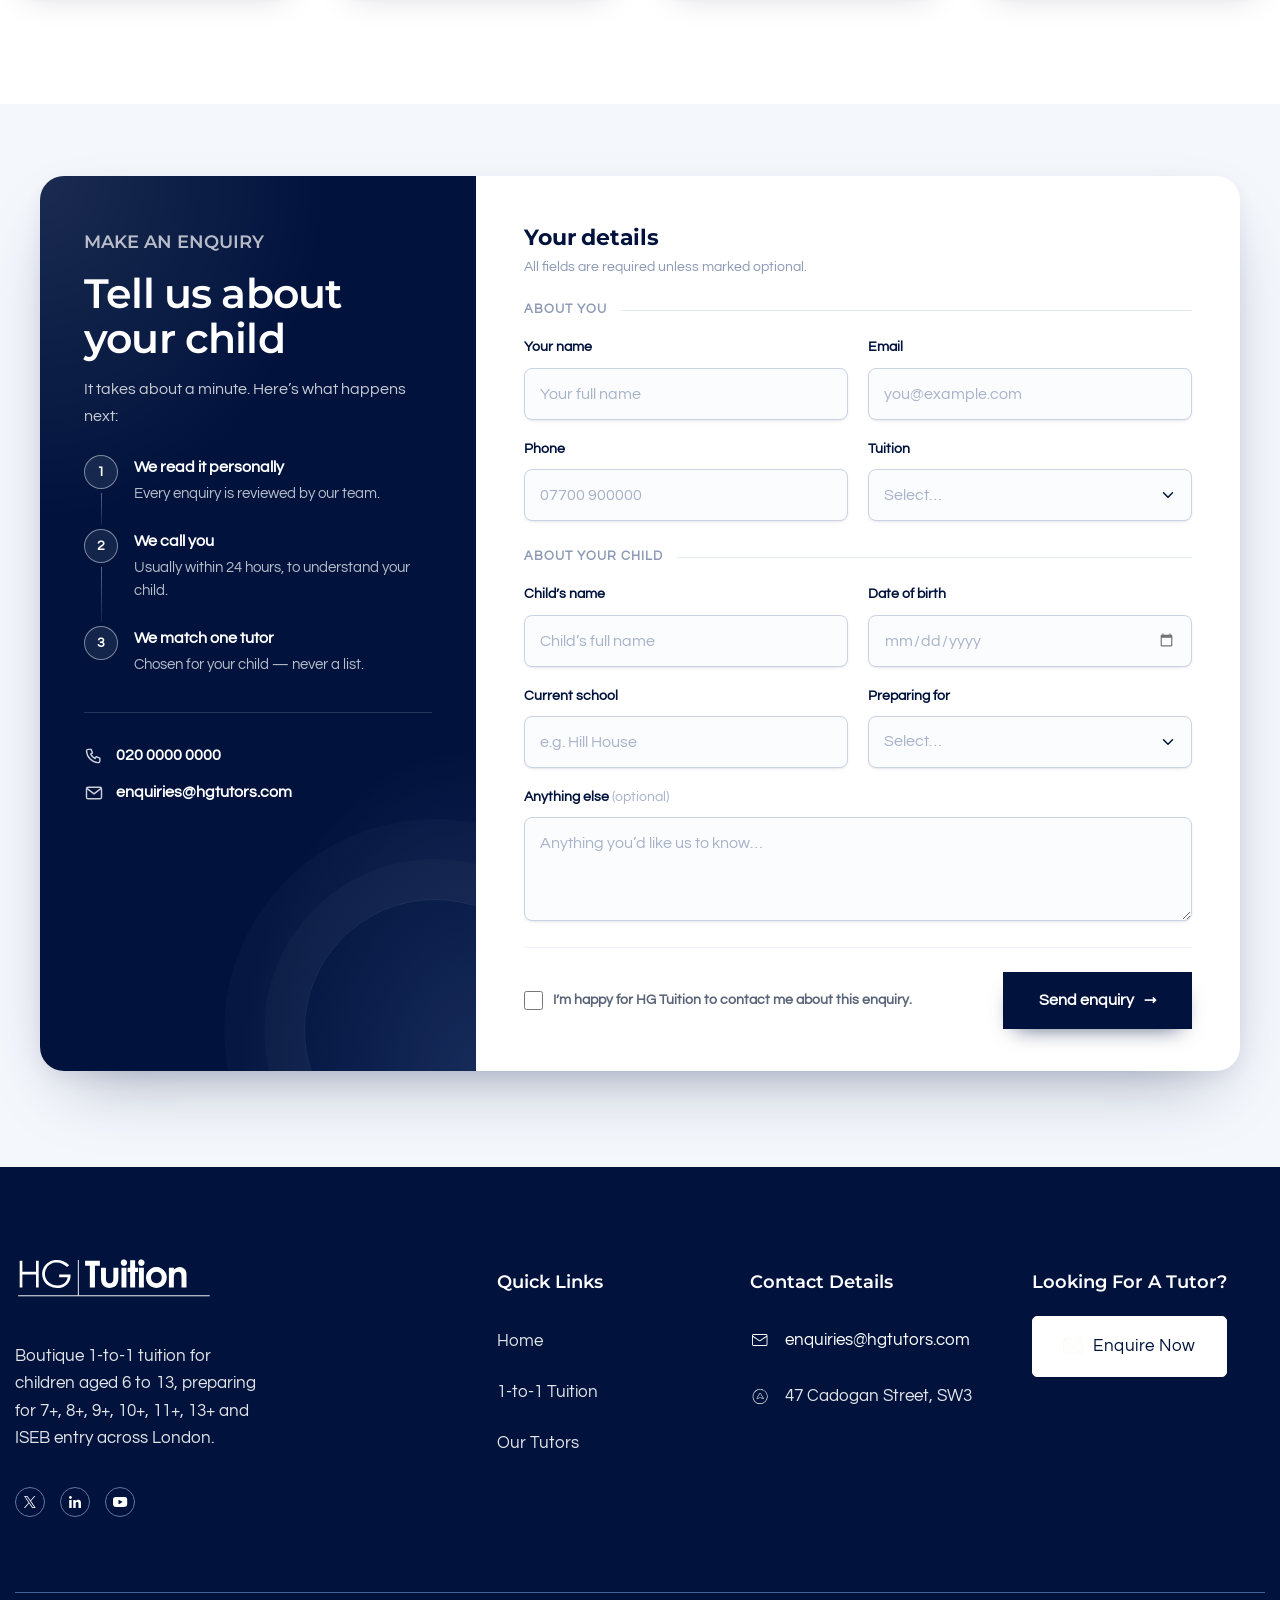
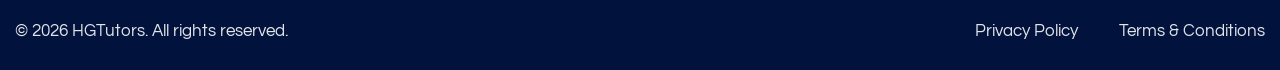
<file: one-to-one-tuition/index.html>
<!DOCTYPE html>
<html data-wf-page="67615fe6e2b44807b4104a8a" data-wf-site="66f66b14a7360285e4700cb8" lang="en" class="w-mod-js wf-montserrat-n1-active wf-montserrat-n2-active wf-montserrat-n3-active wf-montserrat-n4-active wf-montserrat-n5-active wf-montserrat-n6-active wf-montserrat-n7-active wf-montserrat-n8-active wf-montserrat-n9-active wf-questrial-n3-active wf-questrial-n4-active wf-questrial-n5-active wf-questrial-n6-active wf-questrial-n7-active wf-montserrat-i3-active wf-montserrat-i1-active wf-montserrat-i5-active wf-montserrat-i4-active wf-montserrat-i7-active wf-montserrat-i6-active wf-montserrat-i8-active wf-montserrat-i9-active wf-montserrat-i2-active wf-active w-mod-ix">
  <head>
    <meta http-equiv="Content-Type" content="text/html; charset=UTF-8"><style>.wf-force-outline-none[tabindex="-1"]:focus{outline:none;}</style>
    <title>Academics | HGTutors</title>
    <meta content="Discover curated academic materials, innovative tools, and guidance tailored for students and educators at every educational level." name="description">
    <meta content="Academics | HGTutors" property="og:title">
    <meta content="Discover curated academic materials, innovative tools, and guidance tailored for students and educators at every educational level." property="og:description">
    <meta content="Academics | HGTutors" name="twitter:title">
    <meta content="Discover curated academic materials, innovative tools, and guidance tailored for students and educators at every educational level." name="twitter:description">
    <meta property="og:type" content="website">
    <meta content="summary_large_image" name="twitter:card">
    <meta content="width=device-width, initial-scale=1" name="viewport">
    <link href="assets/hgtutors.css" rel="stylesheet" type="text/css"><style>@media (min-width:992px) {html.w-mod-js:not(.w-mod-ix) [data-w-id="00f8ebc1-e328-b503-ecc9-1a1c06871c6f"] {-webkit-transform:translate3d(0, 120%, 0) scale3d(1, 1, 1) rotateX(0) rotateY(0) rotateZ(0) skew(0, 5deg);-moz-transform:translate3d(0, 120%, 0) scale3d(1, 1, 1) rotateX(0) rotateY(0) rotateZ(0) skew(0, 5deg);-ms-transform:translate3d(0, 120%, 0) scale3d(1, 1, 1) rotateX(0) rotateY(0) rotateZ(0) skew(0, 5deg);transform:translate3d(0, 120%, 0) scale3d(1, 1, 1) rotateX(0) rotateY(0) rotateZ(0) skew(0, 5deg);}html.w-mod-js:not(.w-mod-ix) [data-w-id="5c6ea112-1a23-d37d-56ca-5130185f32b7"] {-webkit-transform:translate3d(0, 120%, 0) scale3d(1, 1, 1) rotateX(0) rotateY(0) rotateZ(0) skew(0, 5deg);-moz-transform:translate3d(0, 120%, 0) scale3d(1, 1, 1) rotateX(0) rotateY(0) rotateZ(0) skew(0, 5deg);-ms-transform:translate3d(0, 120%, 0) scale3d(1, 1, 1) rotateX(0) rotateY(0) rotateZ(0) skew(0, 5deg);transform:translate3d(0, 120%, 0) scale3d(1, 1, 1) rotateX(0) rotateY(0) rotateZ(0) skew(0, 5deg);}html.w-mod-js:not(.w-mod-ix) [data-w-id="dd6453eb-5139-2437-29e4-0e0bd771c041"] {-webkit-transform:translate3d(0, 120%, 0) scale3d(1, 1, 1) rotateX(0) rotateY(0) rotateZ(0) skew(0, 5deg);-moz-transform:translate3d(0, 120%, 0) scale3d(1, 1, 1) rotateX(0) rotateY(0) rotateZ(0) skew(0, 5deg);-ms-transform:translate3d(0, 120%, 0) scale3d(1, 1, 1) rotateX(0) rotateY(0) rotateZ(0) skew(0, 5deg);transform:translate3d(0, 120%, 0) scale3d(1, 1, 1) rotateX(0) rotateY(0) rotateZ(0) skew(0, 5deg);}html.w-mod-js:not(.w-mod-ix) [data-w-id="80b6fbe6-7640-4ef8-adc5-236e05b315ed"] {-webkit-transform:translate3d(0, 120%, 0) scale3d(1, 1, 1) rotateX(0) rotateY(0) rotateZ(0) skew(0, 5deg);-moz-transform:translate3d(0, 120%, 0) scale3d(1, 1, 1) rotateX(0) rotateY(0) rotateZ(0) skew(0, 5deg);-ms-transform:translate3d(0, 120%, 0) scale3d(1, 1, 1) rotateX(0) rotateY(0) rotateZ(0) skew(0, 5deg);transform:translate3d(0, 120%, 0) scale3d(1, 1, 1) rotateX(0) rotateY(0) rotateZ(0) skew(0, 5deg);}html.w-mod-js:not(.w-mod-ix) [data-w-id="00f8ebc1-e328-b503-ecc9-1a1c06871c73"] {opacity:0;}html.w-mod-js:not(.w-mod-ix) [data-w-id="dd6453eb-5139-2437-29e4-0e0bd771c044"] {opacity:0;}html.w-mod-js:not(.w-mod-ix) [data-w-id="dd6453eb-5139-2437-29e4-0e0bd771c04d"] {opacity:0;}html.w-mod-js:not(.w-mod-ix) [data-w-id="dd6453eb-5139-2437-29e4-0e0bd771c056"] {opacity:0;}html.w-mod-js:not(.w-mod-ix) [data-w-id="dd6453eb-5139-2437-29e4-0e0bd771c05f"] {opacity:0;}html.w-mod-js:not(.w-mod-ix) [data-w-id="00f8ebc1-e328-b503-ecc9-1a1c06871c7c"] {opacity:0;}html.w-mod-js:not(.w-mod-ix) [data-w-id="255416f2-f2ea-30d7-81b9-dc71f907d279"] {opacity:0;}html.w-mod-js:not(.w-mod-ix) [data-w-id="255416f2-f2ea-30d7-81b9-dc71f907d27d"] {opacity:0;}html.w-mod-js:not(.w-mod-ix) [data-w-id="3db055d9-107b-f0d2-3f7a-e7668213ebac"] {opacity:0;}}@media (max-width:991px) and (min-width:768px) {html.w-mod-js:not(.w-mod-ix) [data-w-id="00f8ebc1-e328-b503-ecc9-1a1c06871c6f"] {-webkit-transform:translate3d(0, 120%, 0) scale3d(1, 1, 1) rotateX(0) rotateY(0) rotateZ(0) skew(0, 5deg);-moz-transform:translate3d(0, 120%, 0) scale3d(1, 1, 1) rotateX(0) rotateY(0) rotateZ(0) skew(0, 5deg);-ms-transform:translate3d(0, 120%, 0) scale3d(1, 1, 1) rotateX(0) rotateY(0) rotateZ(0) skew(0, 5deg);transform:translate3d(0, 120%, 0) scale3d(1, 1, 1) rotateX(0) rotateY(0) rotateZ(0) skew(0, 5deg);}html.w-mod-js:not(.w-mod-ix) [data-w-id="5c6ea112-1a23-d37d-56ca-5130185f32b7"] {-webkit-transform:translate3d(0, 120%, 0) scale3d(1, 1, 1) rotateX(0) rotateY(0) rotateZ(0) skew(0, 5deg);-moz-transform:translate3d(0, 120%, 0) scale3d(1, 1, 1) rotateX(0) rotateY(0) rotateZ(0) skew(0, 5deg);-ms-transform:translate3d(0, 120%, 0) scale3d(1, 1, 1) rotateX(0) rotateY(0) rotateZ(0) skew(0, 5deg);transform:translate3d(0, 120%, 0) scale3d(1, 1, 1) rotateX(0) rotateY(0) rotateZ(0) skew(0, 5deg);}html.w-mod-js:not(.w-mod-ix) [data-w-id="dd6453eb-5139-2437-29e4-0e0bd771c041"] {-webkit-transform:translate3d(0, 120%, 0) scale3d(1, 1, 1) rotateX(0) rotateY(0) rotateZ(0) skew(0, 5deg);-moz-transform:translate3d(0, 120%, 0) scale3d(1, 1, 1) rotateX(0) rotateY(0) rotateZ(0) skew(0, 5deg);-ms-transform:translate3d(0, 120%, 0) scale3d(1, 1, 1) rotateX(0) rotateY(0) rotateZ(0) skew(0, 5deg);transform:translate3d(0, 120%, 0) scale3d(1, 1, 1) rotateX(0) rotateY(0) rotateZ(0) skew(0, 5deg);}html.w-mod-js:not(.w-mod-ix) [data-w-id="80b6fbe6-7640-4ef8-adc5-236e05b315ed"] {-webkit-transform:translate3d(0, 120%, 0) scale3d(1, 1, 1) rotateX(0) rotateY(0) rotateZ(0) skew(0, 5deg);-moz-transform:translate3d(0, 120%, 0) scale3d(1, 1, 1) rotateX(0) rotateY(0) rotateZ(0) skew(0, 5deg);-ms-transform:translate3d(0, 120%, 0) scale3d(1, 1, 1) rotateX(0) rotateY(0) rotateZ(0) skew(0, 5deg);transform:translate3d(0, 120%, 0) scale3d(1, 1, 1) rotateX(0) rotateY(0) rotateZ(0) skew(0, 5deg);}html.w-mod-js:not(.w-mod-ix) [data-w-id="00f8ebc1-e328-b503-ecc9-1a1c06871c73"] {opacity:0;}html.w-mod-js:not(.w-mod-ix) [data-w-id="dd6453eb-5139-2437-29e4-0e0bd771c044"] {opacity:0;}html.w-mod-js:not(.w-mod-ix) [data-w-id="dd6453eb-5139-2437-29e4-0e0bd771c04d"] {opacity:0;}html.w-mod-js:not(.w-mod-ix) [data-w-id="dd6453eb-5139-2437-29e4-0e0bd771c056"] {opacity:0;}html.w-mod-js:not(.w-mod-ix) [data-w-id="dd6453eb-5139-2437-29e4-0e0bd771c05f"] {opacity:0;}html.w-mod-js:not(.w-mod-ix) [data-w-id="00f8ebc1-e328-b503-ecc9-1a1c06871c7c"] {opacity:0;}html.w-mod-js:not(.w-mod-ix) [data-w-id="255416f2-f2ea-30d7-81b9-dc71f907d279"] {opacity:0;}html.w-mod-js:not(.w-mod-ix) [data-w-id="255416f2-f2ea-30d7-81b9-dc71f907d27d"] {opacity:0;}html.w-mod-js:not(.w-mod-ix) [data-w-id="3db055d9-107b-f0d2-3f7a-e7668213ebac"] {opacity:0;}}@media (max-width:767px) and (min-width:480px) {html.w-mod-js:not(.w-mod-ix) [data-w-id="37b2e240-6313-b32d-30ef-b2f5b2383f1a"] {-webkit-transform:translate3d(0%, 0, 0) scale3d(1, 1, 1) rotateX(0) rotateY(0) rotateZ(0) skew(0, 0);-moz-transform:translate3d(0%, 0, 0) scale3d(1, 1, 1) rotateX(0) rotateY(0) rotateZ(0) skew(0, 0);-ms-transform:translate3d(0%, 0, 0) scale3d(1, 1, 1) rotateX(0) rotateY(0) rotateZ(0) skew(0, 0);transform:translate3d(0%, 0, 0) scale3d(1, 1, 1) rotateX(0) rotateY(0) rotateZ(0) skew(0, 0);}html.w-mod-js:not(.w-mod-ix) [data-w-id="5109de1f-340b-93e5-25aa-cc44f45edb40"] {-webkit-transform:translate3d(0%, 0, 0) scale3d(1, 1, 1) rotateX(0) rotateY(0) rotateZ(0) skew(0, 0);-moz-transform:translate3d(0%, 0, 0) scale3d(1, 1, 1) rotateX(0) rotateY(0) rotateZ(0) skew(0, 0);-ms-transform:translate3d(0%, 0, 0) scale3d(1, 1, 1) rotateX(0) rotateY(0) rotateZ(0) skew(0, 0);transform:translate3d(0%, 0, 0) scale3d(1, 1, 1) rotateX(0) rotateY(0) rotateZ(0) skew(0, 0);}html.w-mod-js:not(.w-mod-ix) [data-w-id="356947de-a9c4-c604-31a0-c3545766c83b"] {-webkit-transform:translate3d(0%, 0, 0) scale3d(1, 1, 1) rotateX(0) rotateY(0) rotateZ(0) skew(0, 0);-moz-transform:translate3d(0%, 0, 0) scale3d(1, 1, 1) rotateX(0) rotateY(0) rotateZ(0) skew(0, 0);-ms-transform:translate3d(0%, 0, 0) scale3d(1, 1, 1) rotateX(0) rotateY(0) rotateZ(0) skew(0, 0);transform:translate3d(0%, 0, 0) scale3d(1, 1, 1) rotateX(0) rotateY(0) rotateZ(0) skew(0, 0);}html.w-mod-js:not(.w-mod-ix) [data-w-id="48db750c-b606-bd72-bf31-98bd2046cc19"] {-webkit-transform:translate3d(0%, 0, 0) scale3d(1, 1, 1) rotateX(0) rotateY(0) rotateZ(0) skew(0, 0);-moz-transform:translate3d(0%, 0, 0) scale3d(1, 1, 1) rotateX(0) rotateY(0) rotateZ(0) skew(0, 0);-ms-transform:translate3d(0%, 0, 0) scale3d(1, 1, 1) rotateX(0) rotateY(0) rotateZ(0) skew(0, 0);transform:translate3d(0%, 0, 0) scale3d(1, 1, 1) rotateX(0) rotateY(0) rotateZ(0) skew(0, 0);}html.w-mod-js:not(.w-mod-ix) [data-w-id="a4343a6c-9cd8-0b94-3a09-761bdb9f5588"] {-webkit-transform:translate3d(0%, 0, 0) scale3d(1, 1, 1) rotateX(0) rotateY(0) rotateZ(0) skew(0, 0);-moz-transform:translate3d(0%, 0, 0) scale3d(1, 1, 1) rotateX(0) rotateY(0) rotateZ(0) skew(0, 0);-ms-transform:translate3d(0%, 0, 0) scale3d(1, 1, 1) rotateX(0) rotateY(0) rotateZ(0) skew(0, 0);transform:translate3d(0%, 0, 0) scale3d(1, 1, 1) rotateX(0) rotateY(0) rotateZ(0) skew(0, 0);}html.w-mod-js:not(.w-mod-ix) [data-w-id="93f55557-8a10-52ca-1a32-13d6c1a8fbea"] {-webkit-transform:translate3d(0%, 0, 0) scale3d(1, 1, 1) rotateX(0) rotateY(0) rotateZ(0) skew(0, 0);-moz-transform:translate3d(0%, 0, 0) scale3d(1, 1, 1) rotateX(0) rotateY(0) rotateZ(0) skew(0, 0);-ms-transform:translate3d(0%, 0, 0) scale3d(1, 1, 1) rotateX(0) rotateY(0) rotateZ(0) skew(0, 0);transform:translate3d(0%, 0, 0) scale3d(1, 1, 1) rotateX(0) rotateY(0) rotateZ(0) skew(0, 0);}html.w-mod-js:not(.w-mod-ix) [data-w-id="1a602b7f-ec8c-20e1-ad6a-cb9059f48928"] {-webkit-transform:translate3d(0%, 0, 0) scale3d(1, 1, 1) rotateX(0) rotateY(0) rotateZ(0) skew(0, 0);-moz-transform:translate3d(0%, 0, 0) scale3d(1, 1, 1) rotateX(0) rotateY(0) rotateZ(0) skew(0, 0);-ms-transform:translate3d(0%, 0, 0) scale3d(1, 1, 1) rotateX(0) rotateY(0) rotateZ(0) skew(0, 0);transform:translate3d(0%, 0, 0) scale3d(1, 1, 1) rotateX(0) rotateY(0) rotateZ(0) skew(0, 0);}html.w-mod-js:not(.w-mod-ix) [data-w-id="64483ec8-ba17-a16e-8b27-be7c2d1ba454"] {-webkit-transform:translate3d(0%, 0, 0) scale3d(1, 1, 1) rotateX(0) rotateY(0) rotateZ(0) skew(0, 0);-moz-transform:translate3d(0%, 0, 0) scale3d(1, 1, 1) rotateX(0) rotateY(0) rotateZ(0) skew(0, 0);-ms-transform:translate3d(0%, 0, 0) scale3d(1, 1, 1) rotateX(0) rotateY(0) rotateZ(0) skew(0, 0);transform:translate3d(0%, 0, 0) scale3d(1, 1, 1) rotateX(0) rotateY(0) rotateZ(0) skew(0, 0);}}@media (max-width:479px) {html.w-mod-js:not(.w-mod-ix) [data-w-id="37b2e240-6313-b32d-30ef-b2f5b2383f1a"] {-webkit-transform:translate3d(0%, 0, 0) scale3d(1, 1, 1) rotateX(0) rotateY(0) rotateZ(0) skew(0, 0);-moz-transform:translate3d(0%, 0, 0) scale3d(1, 1, 1) rotateX(0) rotateY(0) rotateZ(0) skew(0, 0);-ms-transform:translate3d(0%, 0, 0) scale3d(1, 1, 1) rotateX(0) rotateY(0) rotateZ(0) skew(0, 0);transform:translate3d(0%, 0, 0) scale3d(1, 1, 1) rotateX(0) rotateY(0) rotateZ(0) skew(0, 0);}html.w-mod-js:not(.w-mod-ix) [data-w-id="5109de1f-340b-93e5-25aa-cc44f45edb40"] {-webkit-transform:translate3d(0%, 0, 0) scale3d(1, 1, 1) rotateX(0) rotateY(0) rotateZ(0) skew(0, 0);-moz-transform:translate3d(0%, 0, 0) scale3d(1, 1, 1) rotateX(0) rotateY(0) rotateZ(0) skew(0, 0);-ms-transform:translate3d(0%, 0, 0) scale3d(1, 1, 1) rotateX(0) rotateY(0) rotateZ(0) skew(0, 0);transform:translate3d(0%, 0, 0) scale3d(1, 1, 1) rotateX(0) rotateY(0) rotateZ(0) skew(0, 0);}html.w-mod-js:not(.w-mod-ix) [data-w-id="356947de-a9c4-c604-31a0-c3545766c83b"] {-webkit-transform:translate3d(0%, 0, 0) scale3d(1, 1, 1) rotateX(0) rotateY(0) rotateZ(0) skew(0, 0);-moz-transform:translate3d(0%, 0, 0) scale3d(1, 1, 1) rotateX(0) rotateY(0) rotateZ(0) skew(0, 0);-ms-transform:translate3d(0%, 0, 0) scale3d(1, 1, 1) rotateX(0) rotateY(0) rotateZ(0) skew(0, 0);transform:translate3d(0%, 0, 0) scale3d(1, 1, 1) rotateX(0) rotateY(0) rotateZ(0) skew(0, 0);}html.w-mod-js:not(.w-mod-ix) [data-w-id="48db750c-b606-bd72-bf31-98bd2046cc19"] {-webkit-transform:translate3d(0%, 0, 0) scale3d(1, 1, 1) rotateX(0) rotateY(0) rotateZ(0) skew(0, 0);-moz-transform:translate3d(0%, 0, 0) scale3d(1, 1, 1) rotateX(0) rotateY(0) rotateZ(0) skew(0, 0);-ms-transform:translate3d(0%, 0, 0) scale3d(1, 1, 1) rotateX(0) rotateY(0) rotateZ(0) skew(0, 0);transform:translate3d(0%, 0, 0) scale3d(1, 1, 1) rotateX(0) rotateY(0) rotateZ(0) skew(0, 0);}html.w-mod-js:not(.w-mod-ix) [data-w-id="a4343a6c-9cd8-0b94-3a09-761bdb9f5588"] {-webkit-transform:translate3d(0%, 0, 0) scale3d(1, 1, 1) rotateX(0) rotateY(0) rotateZ(0) skew(0, 0);-moz-transform:translate3d(0%, 0, 0) scale3d(1, 1, 1) rotateX(0) rotateY(0) rotateZ(0) skew(0, 0);-ms-transform:translate3d(0%, 0, 0) scale3d(1, 1, 1) rotateX(0) rotateY(0) rotateZ(0) skew(0, 0);transform:translate3d(0%, 0, 0) scale3d(1, 1, 1) rotateX(0) rotateY(0) rotateZ(0) skew(0, 0);}html.w-mod-js:not(.w-mod-ix) [data-w-id="93f55557-8a10-52ca-1a32-13d6c1a8fbea"] {-webkit-transform:translate3d(0%, 0, 0) scale3d(1, 1, 1) rotateX(0) rotateY(0) rotateZ(0) skew(0, 0);-moz-transform:translate3d(0%, 0, 0) scale3d(1, 1, 1) rotateX(0) rotateY(0) rotateZ(0) skew(0, 0);-ms-transform:translate3d(0%, 0, 0) scale3d(1, 1, 1) rotateX(0) rotateY(0) rotateZ(0) skew(0, 0);transform:translate3d(0%, 0, 0) scale3d(1, 1, 1) rotateX(0) rotateY(0) rotateZ(0) skew(0, 0);}html.w-mod-js:not(.w-mod-ix) [data-w-id="1a602b7f-ec8c-20e1-ad6a-cb9059f48928"] {-webkit-transform:translate3d(0%, 0, 0) scale3d(1, 1, 1) rotateX(0) rotateY(0) rotateZ(0) skew(0, 0);-moz-transform:translate3d(0%, 0, 0) scale3d(1, 1, 1) rotateX(0) rotateY(0) rotateZ(0) skew(0, 0);-ms-transform:translate3d(0%, 0, 0) scale3d(1, 1, 1) rotateX(0) rotateY(0) rotateZ(0) skew(0, 0);transform:translate3d(0%, 0, 0) scale3d(1, 1, 1) rotateX(0) rotateY(0) rotateZ(0) skew(0, 0);}html.w-mod-js:not(.w-mod-ix) [data-w-id="64483ec8-ba17-a16e-8b27-be7c2d1ba454"] {-webkit-transform:translate3d(0%, 0, 0) scale3d(1, 1, 1) rotateX(0) rotateY(0) rotateZ(0) skew(0, 0);-moz-transform:translate3d(0%, 0, 0) scale3d(1, 1, 1) rotateX(0) rotateY(0) rotateZ(0) skew(0, 0);-ms-transform:translate3d(0%, 0, 0) scale3d(1, 1, 1) rotateX(0) rotateY(0) rotateZ(0) skew(0, 0);transform:translate3d(0%, 0, 0) scale3d(1, 1, 1) rotateX(0) rotateY(0) rotateZ(0) skew(0, 0);}}</style><script src="assets/webfont.js" type="text/javascript"></script>
    <link rel="stylesheet" href="assets/css" media="all"><script type="text/javascript">WebFont.load({  google: {    families: ["Montserrat:100,100italic,200,200italic,300,300italic,400,400italic,500,500italic,600,600italic,700,700italic,800,800italic,900,900italic","Questrial:300,400,500,600,700"]  }});</script><script type="text/javascript">!function(o,c){var n=c.documentElement,t=" w-mod-";n.className+=t+"js",("ontouchstart"in o||o.DocumentTouch&&c instanceof DocumentTouch)&&(n.className+=t+"touch")}(window,document);</script>
    <link href="assets/favicon-32.png" rel="shortcut icon" type="image/png">
    <link href="assets/favicon-256.png" rel="apple-touch-icon"></head>
    <body>
      <section class="navbar-two">
        <div class="w-layout-blockcontainer container w-container">
          <div class="w-layout-grid nav-two-grid">
            <div class="navtwo-menu">
              <div class="w-layout-hflex nav-two-left-content">
                <div class="top-hedder-contact-menu-wrap"><a href="mailto:enquiries@hgtutors.com" class="top-header-one-timing-wrap top-heaader-menu-item-one w-inline-block">
                <div class="clock-icon"><img width="16" height="12" alt="mail-icon" src="assets/67580c4b5a32f0efcba782d3_icon(6).svg" loading="lazy"></div>
                <div class="top-header-timing-text">enquiries@hgtutors.com</div>
                </a></div>
              </div>
              <div class="w-layout-hflex navtwo-menu-one"><a href="../index.html" class="nav-menu nav-three-menu">Home</a><a href="index.html" class="nav-menu nav-three-menu">Tuition</a><a href="../educational-consultancy/index.html" class="nav-menu nav-three-menu">Consultancy</a></div>
            </div>
            <a href="../index.html" class="navtwo-menu-logo w-inline-block"><img width="Auto" height="Auto" alt="" src="assets/hgtutors-logo.svg" loading="lazy"></a>
            <div class="navtwo-menu">
              <div class="w-layout-hflex nav-two-right-content">
                <div class="top-header-one-timing-wrap">
                  <div class="clock-icon"><img width="15" height="14" alt="" src="assets/67721a08c789e95331a7c72e_nav-address-icon.svg" loading="lazy"></div>
                  <div class="top-header-timing-text">47 Cadogan Street, London SW3</div>
                </div>
                <div class="w-layout-hflex navbar-social-link">
                  <div class="color-white text-capitalize top-header-timing-text">follow us:</div>
                  <a href="https://www.linkedin.com/" class="top-social-icon w-inline-block"><img loading="lazy" src="assets/67580c4b5a32f0efcba782ca_linkdin%20icon.svg" alt="linkdin-icon"></a><a href="https://x.com/" class="top-social-icon w-inline-block"><img loading="lazy" src="assets/67580c4b5a32f0efcba782c9_twitter%20icon.svg" alt="twitter-icon"></a><a href="https://youtube.com/" class="top-social-icon w-inline-block"><img loading="lazy" src="assets/67580c4b5a32f0efcba782cd_youtube%20icon.svg" alt="youtube-icon"></a></div>
                </div>
                <div class="w-layout-hflex navtwo-menu-one right"><a href="../tutors/index.html" class="nav-menu nav-three-menu">Tutors</a><a href="../blog/index.html" class="nav-menu nav-three-menu">Blogs</a><a href="../contact/index.html" class="nav-menu nav-three-menu">Contact</a></div>
                <div class="menu-button-one w-nav-button" style="-webkit-user-select: text;" aria-label="menu" role="button" tabindex="0" aria-controls="w-nav-overlay-0" aria-haspopup="menu" aria-expanded="false">
                  <div class="w-layout-vflex nav-hamburder-flex">
                    <div class="nav-hamburder one"></div>
                    <div class="nav-hamburder two"></div>
                    <div class="nav-hamburder three"></div>
                  </div>
                </div>
              </div>
            </div>
          </div>
        </section>
        <section class="navbar-three">
          <div class="top-header-one">
            <div class="w-layout-blockcontainer container w-container">
              <div class="w-layout-hflex top-header-content-wrap">
                <div class="w-layout-hflex">
                  <div class="top-hedder-contact-menu-wrap"><a href="index.html#" class="top-header-one-timing-wrap top-heaader-menu-item-one w-inline-block">
                  <div class="clock-icon"><img width="12" height="12" alt="call-icon" src="assets/67580c4b5a32f0efcba782d2_icon(5).svg" loading="lazy"></div>
                  <div class="top-header-timing-text">020 0000 0000</div>
                  </a><a href="index.html#" class="top-header-one-timing-wrap top-heaader-menu-item-one w-inline-block">
                  <div class="clock-icon"><img width="16" height="12" alt="mail-icon" src="assets/67580c4b5a32f0efcba782d3_icon(6).svg" loading="lazy"></div>
                  <div class="top-header-timing-text">enquiries@hgtutors.com</div>
                  </a></div>
                </div>
                <div class="w-layout-hflex nav-two-right-content">
                  <div class="top-header-one-timing-wrap">
                    <div class="clock-icon"><img width="15" height="14" alt="" src="assets/67721a08c789e95331a7c72e_nav-address-icon.svg" loading="lazy"></div>
                    <div class="top-header-timing-text">47 Cadogan Street, London SW3</div>
                  </div>
                  <div class="w-layout-hflex navbar-social-link">
                    <div class="color-white text-capitalize top-header-timing-text">follow us:</div>
                    <a href="index.html#" class="top-social-icon w-inline-block"><img loading="lazy" src="assets/67580c4b5a32f0efcba782ca_linkdin%20icon.svg" alt="linkdin-icon"></a><a href="index.html#" class="top-social-icon w-inline-block"><img loading="lazy" src="assets/67580c4b5a32f0efcba782c9_twitter%20icon.svg" alt="twitter-icon"></a><a href="index.html#" class="top-social-icon w-inline-block"><img loading="lazy" src="assets/67580c4b5a32f0efcba782cd_youtube%20icon.svg" alt="youtube-icon"></a></div>
                  </div>
                </div>
              </div>
            </div>
            <div class="navbar-three-wrap">
              <div data-w-id="d500bf85-1270-3ab7-b76a-3c0d2bbcd4f7" data-animation="default" data-collapse="medium" data-duration="400" data-easing="ease" data-easing2="ease" role="banner" class="navbar-three-main w-nav">
                <div class="container w-container">
                  <div class="navbar-three-wrap">
                    <div class="header-logo"><a href="../index.html" class="logo-one w-nav-brand" aria-label="home"><img loading="lazy" src="assets/hgtutors-logo.svg" alt="logo"></a></div>
                    <nav role="navigation" id="w-node-d500bf85-1270-3ab7-b76a-3c0d2bbcd4fd-2bbcd4d7" class="nav-menu-one w-nav-menu"><a href="../index.html" class="nav-menu nav-three-menu">Home</a><a href="index.html" class="nav-menu nav-three-menu">Tuition</a><a href="../educational-consultancy/index.html" class="nav-menu nav-three-menu">Consultancy</a><a href="../tutors/index.html" class="nav-menu nav-three-menu">Tutors</a><a href="../blog/index.html" class="nav-menu nav-three-menu">Blogs</a><a href="../contact/index.html" class="nav-menu nav-three-menu">Contact</a></nav>
                    <div class="menu-button-one w-nav-button" style="-webkit-user-select: text;" aria-label="menu" role="button" tabindex="0" aria-controls="w-nav-overlay-0" aria-haspopup="menu" aria-expanded="false">
                      <div class="w-layout-vflex nav-hamburder-flex">
                        <div class="nav-hamburder one"></div>
                        <div class="nav-hamburder two"></div>
                        <div class="nav-hamburder three"></div>
                      </div>
                    </div>
                  </div>
                </div>
                <div class="w-nav-overlay" data-wf-ignore="" id="w-nav-overlay-0"></div>
              </div>
            </div>
          </section>
          <section data-w-id="5af4d218-838d-28f2-33ec-0d6f38462172" class="academic-two-hero position-relative">
            <div class="w-layout-blockcontainer container w-container">
              <div class="w-layout-hflex academic-two-hero-content-wrap">
                <div class="academic-two-hero-content">
                  <div class="subheading color-white">1-to-1 tuition</div>
                  <div class="heading-one-marging-y overflow-hidden">
                    <h1 class="slide-title no-margin color-white">The right tutor, chosen for your child</h1>
                  </div>
                  <a data-wf--red-button--variant="red-button" data-w-id="357fb228-33ae-b3b5-1f97-60ac41dee7a5" href="../contact/index.html" class="button-one-style w-inline-block">
                  <div class="button-text-wrap position-relative">
                    <div class="button-text-one">Make an Enquiry</div>
                    <div class="button-text-one two">Make an Enquiry</div>
                  </div>
                  <div class="button-overlay" style="display: none"></div>
                  </a></div>
                  <div data-poster-url="assets/67616a8e4c49177d0e407704_5200029-hd_1280_720_25fps-poster-00001.jpg" data-video-urls="assets/67616a8e4c49177d0e407704_5200029-hd_1280_720_25fps-transcode.mp4,assets/67616a8e4c49177d0e407704_5200029-hd_1280_720_25fps-transcode.webm" data-autoplay="true" data-loop="true" data-wf-ignore="true" class="academic-two-video border-radius-twenty w-background-video w-background-video-atom">
                    <video id="8f03afe1-7df3-0ffe-32e7-1b63c61f75c0-video" autoplay="" loop="" style="background-image:url(&quot;assets/67616a8e4c49177d0e407704_5200029-hd_1280_720_25fps-poster-00001.jpg&quot;)" muted="" playsinline="" data-wf-ignore="true" data-object-fit="cover">
                      <source src="assets/67616a8e4c49177d0e407704_5200029-hd_1280_720_25fps-transcode.mp4" data-wf-ignore="true">
                      <source src="assets/67616a8e4c49177d0e407704_5200029-hd_1280_720_25fps-transcode.webm" data-wf-ignore="true"></video>
                      <noscript><style>
  [data-wf-bgvideo-fallback-img] {
    display: none;
  }
  @media (prefers-reduced-motion: reduce) {
    [data-wf-bgvideo-fallback-img] {
      position: absolute;
      z-index: -100;
      display: inline-block;
      height: 100%;
      width: 100%;
      object-fit: cover;
    }
  }</style><img data-wf-bgvideo-fallback-img="true" src="assets/67616a8e4c49177d0e407704_5200029-hd_1280_720_25fps-poster-00001.jpg" alt=""/></noscript>
                      <div aria-live="polite"><button type="button" data-w-bg-video-control="true" aria-controls="8f03afe1-7df3-0ffe-32e7-1b63c61f75c0-video" class="w-backgroundvideo-backgroundvideoplaypausebutton w-background-video--control"><span><img loading="lazy" width="53" height="53" src="assets/6784d88f1caa1a5f5c16d1b3_blue-pause-icon.svg" alt="Play video"></span><span hidden=""><img src="assets/67616c3b510b46462893582e_paly-blue.svg" loading="lazy" width="53" height="53" alt="Pause video"></span></button></div>
                    </div>
                  </div>
                </div>
                <div class="academic-two-bg"></div>
              </section>
              <section data-w-id="00f8ebc1-e328-b503-ecc9-1a1c06871c68" class="services-one why-us-two two">
                <div class="w-layout-blockcontainer container w-container">
                  <div class="w-layout-hflex service-one-wrap academic-two-mission">
                    <div class="service-one-image-wrap border-radius-twenty position-relative academic-two-our-mission-image"><img width="630" height="700" alt="image" src="assets/676178c44d81266697c1fa00_our-mission-5.webp" loading="lazy" srcset="assets/676178c44d81266697c1fa00_our-mission-5-p-500.webp 500w, assets/676178c44d81266697c1fa00_our-mission-5-p-800.webp 800w, assets/676178c44d81266697c1fa00_our-mission-5-p-1080.webp 1080w, assets/676178c44d81266697c1fa00_our-mission-5.webp 1180w" sizes="(max-width: 767px) 100vw, 630px" class="border-radius-twenty image-full-height image-full-width">
                    <div data-w-id="00f8ebc1-e328-b503-ecc9-1a1c06871c87" style="display: none;" class="image-show-style">
                      <div class="bg-column-mask">
                        <div style="width: 0%; height: 600.6px;" class="bg-color-column"></div>
                        <div style="width: 0%; height: 600.6px;" class="primary-color-column"></div>
                      </div>
                      <div class="bg-column-mask">
                        <div style="width: 0%; height: 600.6px;" class="bg-color-column"></div>
                        <div style="width: 0%; height: 600.6px;" class="primary-color-column"></div>
                      </div>
                      <div class="bg-column-mask">
                        <div style="width: 0%; height: 600.6px;" class="bg-color-column"></div>
                        <div style="width: 0%; height: 600.6px;" class="primary-color-column"></div>
                      </div>
                      <div class="bg-column-mask">
                        <div style="width: 0%; height: 600.6px;" class="bg-color-column"></div>
                        <div style="width: 0%; height: 600.6px;" class="primary-color-column"></div>
                      </div>
                    </div>
                  </div>
                  <div data-w-id="00f8ebc1-e328-b503-ecc9-1a1c06871c6b" class="service-one-content academic-two-our-mission-content">
                    <div class="subheading">why families choose us</div>
                    <div class="why-us-two-heading overflow-hidden">
                      <h2 data-w-id="00f8ebc1-e328-b503-ecc9-1a1c06871c6f" class="slide-title no-margin">A boutique agency, not a database</h2>
                    </div>
                    <p class="no-margin">Helen Grogan Tuition is a boutique agency. We do not hand you a list of names and leave you to choose &mdash; our team reviews every enquiry personally and matches your child to one tutor suited to their needs, their pace and their personality.</p>
                    <div data-w-id="00f8ebc1-e328-b503-ecc9-1a1c06871c73" class="icon-box-six academic-two-our-mission-icon-box">
                      <div class="service-icon"><img width="27" height="27" alt="Check icon" src="assets/675985ef0327515ef08ec9e1_right%20sign%20icon.svg" loading="lazy"></div>
                      <div class="iconbox-six-content">
                        <div class="heading-style-h6 heading-color">Matched personally by Helen</div>
                        <div class="icon-box-six-paragraph">
                          <p data-w-id="00f8ebc1-e328-b503-ecc9-1a1c06871c7a" class="no-margin">Every tutor is individually interviewed and DBS checked by us. Many also teach at Saturday School, so we have seen first-hand how they work with children before we ever match them.</p>
                        </div>
                      </div>
                    </div>
                    <div data-w-id="00f8ebc1-e328-b503-ecc9-1a1c06871c7c" class="icon-box-six academic-two-our-mission-icon-box">
                      <div class="service-icon"><img loading="lazy" src="assets/675985ef0327515ef08ec9e1_right%20sign%20icon.svg" alt="Check icon"></div>
                      <div class="iconbox-six-content">
                        <div class="heading-style-h6 heading-color">Expert Guidance, Exceptional Results</div>
                        <div class="icon-box-six-paragraph">
                          <p class="no-margin">We work with children aged 6 to 13 preparing for competitive London day and boarding school entry, and with families who simply want steady support in English or maths.</p>
                        </div>
                      </div>
                    </div>
                  </div>
                </div>
              </div>
            </section>
            
            <section class="hs">
  <div class="w-layout-blockcontainer container w-container">
    <div class="hs-head">
      <div>
        <div class="subheading color-white">what we prepare for</div>
        <h2 class="hs-title">Specialist preparation for<br>every entrance exam</h2>
      </div>
      <div class="hs-nav">
        <button class="hs-arrow hs-prev" type="button" aria-label="Previous">
          <svg viewBox="0 0 24 24" fill="none" stroke="currentColor" stroke-width="2"
            stroke-linecap="round" stroke-linejoin="round"><path d="M15 5 8 12l7 7"/></svg>
        </button>
        <button class="hs-arrow hs-next" type="button" aria-label="Next">
          <svg viewBox="0 0 24 24" fill="none" stroke="currentColor" stroke-width="2"
            stroke-linecap="round" stroke-linejoin="round"><path d="M9 5l7 7-7 7"/></svg>
        </button>
      </div>
    </div>
  </div>
  <div class="w-layout-blockcontainer container w-container">
    <div class="swiper hs-swiper">
      <div class="swiper-wrapper"><div class="swiper-slide"><article class="hs-card"><div class="hs-card-media"><img src="assets/67616fc1ff5521bd2a984782_subject-card-image-1.webp" alt="7 Plus Tuition" loading="lazy"></div><div class="hs-card-body"><span class="hs-card-sub">Year 2 entry</span><h3 class="hs-card-title">7 Plus Tuition</h3><div class="hs-tags"><span class="hs-tag">English</span><span class="hs-tag">Maths</span><span class="hs-tag">Reasoning</span></div></div></article></div><div class="swiper-slide"><article class="hs-card"><div class="hs-card-media"><img src="assets/67616fc1ff5521bd2a98478c_subject-card-image-3.webp" alt="8 Plus Tuition" loading="lazy"></div><div class="hs-card-body"><span class="hs-card-sub">Year 3 entry</span><h3 class="hs-card-title">8 Plus Tuition</h3><div class="hs-tags"><span class="hs-tag">English</span><span class="hs-tag">Maths</span></div></div></article></div><div class="swiper-slide"><article class="hs-card"><div class="hs-card-media"><img src="assets/67616fc1ff5521bd2a98477d_subect-card-image-2.webp" alt="9 Plus Tuition" loading="lazy"></div><div class="hs-card-body"><span class="hs-card-sub">Year 4 entry</span><h3 class="hs-card-title">9 Plus Tuition</h3><div class="hs-tags"><span class="hs-tag">English</span><span class="hs-tag">Maths</span><span class="hs-tag">Reasoning</span></div></div></article></div><div class="swiper-slide"><article class="hs-card"><div class="hs-card-media"><img src="assets/678e3d03430980cc61bafc05_sujbject-card-image-10.webp" alt="10 Plus Tuition" loading="lazy"></div><div class="hs-card-body"><span class="hs-card-sub">Year 5 entry</span><h3 class="hs-card-title">10 Plus Tuition</h3><div class="hs-tags"><span class="hs-tag">English</span><span class="hs-tag">Maths</span><span class="hs-tag">Reasoning</span></div></div></article></div><div class="swiper-slide"><article class="hs-card"><div class="hs-card-media"><img src="assets/67616fc1ff5521bd2a984791_subject-card-iamge-4.webp" alt="11 Plus Tuition" loading="lazy"></div><div class="hs-card-body"><span class="hs-card-sub">Year 6 entry</span><h3 class="hs-card-title">11 Plus Tuition</h3><div class="hs-tags"><span class="hs-tag">Reasoning</span><span class="hs-tag">Interview</span></div></div></article></div><div class="swiper-slide"><article class="hs-card"><div class="hs-card-media"><img src="assets/678e3ab511674a12b65620d0_subject-card-image-08.webp" alt="13 Plus Tuition" loading="lazy"></div><div class="hs-card-body"><span class="hs-card-sub">Year 8 entry</span><h3 class="hs-card-title">13 Plus Tuition</h3><div class="hs-tags"><span class="hs-tag">Common Entrance</span><span class="hs-tag">Interview</span></div></div></article></div><div class="swiper-slide"><article class="hs-card"><div class="hs-card-media"><img src="assets/678e3ab55f5f6e0ca19cdb84_sujbject-card-image-07.webp" alt="ISEB Pre-Test" loading="lazy"></div><div class="hs-card-body"><span class="hs-card-sub">Online adaptive</span><h3 class="hs-card-title">ISEB Pre-Test</h3><div class="hs-tags"><span class="hs-tag">English</span><span class="hs-tag">Maths</span><span class="hs-tag">Reasoning</span></div></div></article></div><div class="swiper-slide"><article class="hs-card"><div class="hs-card-media"><img src="assets/678e3d03430980cc61bafc05_sujbject-card-image-10.webp" alt="Maths Tuition" loading="lazy"></div><div class="hs-card-body"><span class="hs-card-sub">All ages</span><h3 class="hs-card-title">Maths Tuition</h3><div class="hs-tags"><span class="hs-tag">Arithmetic</span><span class="hs-tag">Problem solving</span></div></div></article></div><div class="swiper-slide"><article class="hs-card"><div class="hs-card-media"><img src="assets/678e3d03f23c5432ea52117a_sujbject-card-image-09.webp" alt="English Tuition" loading="lazy"></div><div class="hs-card-body"><span class="hs-card-sub">All ages</span><h3 class="hs-card-title">English Tuition</h3><div class="hs-tags"><span class="hs-tag">Comprehension</span><span class="hs-tag">Writing</span></div></div></article></div><div class="swiper-slide"><article class="hs-card"><div class="hs-card-media"><img src="assets/67616fc1ff5521bd2a984782_subject-card-image-1.webp" alt="Reasoning Tuition" loading="lazy"></div><div class="hs-card-body"><span class="hs-card-sub">All ages</span><h3 class="hs-card-title">Reasoning Tuition</h3><div class="hs-tags"><span class="hs-tag">Verbal</span><span class="hs-tag">Non-verbal</span></div></div></article></div></div>
    </div>
    <div class="hs-pagination"></div>
  </div>
</section>

<section class="hg-process">
  <div class="w-layout-blockcontainer container w-container">
    <div class="hg-process-head">
      <div>
        <div class="subheading">how it works</div>
        <h2 class="hg-process-title">From first enquiry<br>to the right tutor</h2>
      </div>
      <p class="hg-process-lead">Every enquiry comes straight to Helen. We review it, talk through
        your goals, then match your child to a tutor chosen personally for them.</p>
    </div>
    <div class="hg-step-row"><div class="hg-step"><span class="hg-step-ghost" aria-hidden="true">01</span><span class="hg-step-icon" aria-hidden="true"><svg viewBox="0 0 24 24" fill="none" stroke="currentColor" stroke-width="1.7" stroke-linecap="round" stroke-linejoin="round"><path d="M4 5h16v13H5.5L4 20V5z"/><path d="M8 10h8M8 13.5h5"/></svg></span><h3 class="hg-step-title">Submit an enquiry</h3><p class="hg-step-text">Tell us about your child, their school and the exam you are preparing for.</p><span class="hg-arrow" aria-hidden="true"><svg viewBox="0 0 26 12" fill="none"><path d="M0 6h5M8 6h5M16 6h3" stroke="currentColor" stroke-width="2" stroke-linecap="round"/><path d="M20 2.5 24.5 6 20 9.5z" fill="currentColor"/></svg></span></div><div class="hg-step"><span class="hg-step-ghost" aria-hidden="true">02</span><span class="hg-step-icon" aria-hidden="true"><svg viewBox="0 0 24 24" fill="none" stroke="currentColor" stroke-width="1.7" stroke-linecap="round" stroke-linejoin="round"><path d="M4.5 3.5h4l2 5-2.5 1.5a12 12 0 0 0 6 6L15.5 14l5 2v4a1.5 1.5 0 0 1-1.7 1.5A17.5 17.5 0 0 1 3 5.2 1.5 1.5 0 0 1 4.5 3.5z"/></svg></span><h3 class="hg-step-title">We review and call</h3><p class="hg-step-text">We talk through your goals and expectations, and answer your questions.</p><span class="hg-arrow" aria-hidden="true"><svg viewBox="0 0 26 12" fill="none"><path d="M0 6h5M8 6h5M16 6h3" stroke="currentColor" stroke-width="2" stroke-linecap="round"/><path d="M20 2.5 24.5 6 20 9.5z" fill="currentColor"/></svg></span></div><div class="hg-step"><span class="hg-step-ghost" aria-hidden="true">03</span><span class="hg-step-icon" aria-hidden="true"><svg viewBox="0 0 24 24" fill="none" stroke="currentColor" stroke-width="1.7" stroke-linecap="round" stroke-linejoin="round"><path d="M12 12.5a4.2 4.2 0 1 0 0-8.4 4.2 4.2 0 0 0 0 8.4z"/><path d="M4.5 20.5c0-3.5 3.4-5.6 7.5-5.6s7.5 2.1 7.5 5.6"/></svg></span><h3 class="hg-step-title">We match your tutor</h3><p class="hg-step-text">A specialist chosen for your child&rsquo;s needs and personality &mdash; never from a list.</p><span class="hg-arrow" aria-hidden="true"><svg viewBox="0 0 26 12" fill="none"><path d="M0 6h5M8 6h5M16 6h3" stroke="currentColor" stroke-width="2" stroke-linecap="round"/><path d="M20 2.5 24.5 6 20 9.5z" fill="currentColor"/></svg></span></div><div class="hg-step"><span class="hg-step-ghost" aria-hidden="true">04</span><span class="hg-step-icon" aria-hidden="true"><svg viewBox="0 0 24 24" fill="none" stroke="currentColor" stroke-width="1.7" stroke-linecap="round" stroke-linejoin="round"><path d="M4 12h14M12.5 6l6 6-6 6"/></svg></span><h3 class="hg-step-title">Start learning</h3><p class="hg-step-text">You receive their DBS certificate and subject specialism, then arrange sessions directly.</p></div></div>
  </div>
</section>


<section class="fd fd-c" aria-labelledby="t-title">
  <div class="fd-wrap">
    <div class="fd-card fdc-card">
      <aside class="fdc-panel">
        <div class="subheading fdc-eyebrow">make an enquiry</div>
        <h2 id="t-title" class="fd-h2 fdc-h2">Tell us about your child</h2>
        <p class="fdc-lead">It takes about a minute. Here&rsquo;s what happens next:</p>
        <ol class="fdc-steps"><li><span class="fdc-step-n">1</span><span><strong>We read it personally</strong>Every enquiry is reviewed by our team.</span></li><li><span class="fdc-step-n">2</span><span><strong>We call you</strong>Usually within 24 hours, to understand your child.</span></li><li><span class="fdc-step-n">3</span><span><strong>We match one tutor</strong>Chosen for your child &mdash; never a list.</span></li></ol>
        <div class="fdc-contact">
          <a href="tel:02000000000"><span aria-hidden="true"><svg viewBox="0 0 24 24" fill="none" stroke="currentColor" stroke-width="1.7" stroke-linecap="round" stroke-linejoin="round"><path d="M5 4h3.5l1.7 4.3-2.2 1.4a11 11 0 005.3 5.3l1.4-2.2L19 14.5V18a2 2 0 01-2 2A15 15 0 013 6a2 2 0 012-2z"/></svg></span>020 0000 0000</a>
          <a href="mailto:enquiries@hgtutors.com"><span aria-hidden="true"><svg viewBox="0 0 24 24" fill="none" stroke="currentColor" stroke-width="1.7" stroke-linecap="round" stroke-linejoin="round"><rect x="3" y="5" width="18" height="14" rx="2"/><path d="M3.5 6.5l8.5 6.5 8.5-6.5"/></svg></span>enquiries@hgtutors.com</a>
        </div>
      </aside>
      <div class="fdc-body">
        <form class="fd-form" novalidate>
          <div class="fdc-form-head">
            <h3 class="fdc-form-title">Your details</h3>
            <p class="fdc-form-hint">All fields are required unless marked optional.</p>
          </div>
          <div class="fd-grid">
            <div class="fdc-group-label fd-wide"><span>About you</span></div>
            <div class="fd-field"><label for="t-name">Your name</label><input id="t-name" name="t-name" type="text" placeholder="Your full name" autocomplete="name" required></div>
            <div class="fd-field"><label for="t-email">Email</label><input id="t-email" name="t-email" type="email" placeholder="you@example.com" autocomplete="email" required></div>
            <div class="fd-field"><label for="t-phone">Phone</label><input id="t-phone" name="t-phone" type="tel" placeholder="07700 900000" autocomplete="tel" required></div>
            <div class="fd-field"><label for="t-where">Tuition</label><select id="t-where" name="t-where" required><option value="" selected disabled>Select&hellip;</option><option>In person, Central London</option><option>Online</option><option>Either is fine</option></select></div>
            <div class="fdc-group-label fd-wide"><span>About your child</span></div>
            <div class="fd-field"><label for="t-child">Child&rsquo;s name</label><input id="t-child" name="t-child" type="text" placeholder="Child&rsquo;s full name" required></div>
            <div class="fd-field"><label for="t-dob">Date of birth</label><input id="t-dob" name="t-dob" type="date" required></div>
            <div class="fd-field"><label for="t-school">Current school</label><input id="t-school" name="t-school" type="text" placeholder="e.g. Hill House" required></div>
            <div class="fd-field"><label for="t-exam">Preparing for</label><select id="t-exam" name="t-exam" required><option value="" selected disabled>Select&hellip;</option><option>7+ (Year 2 entry)</option><option>8+ (Year 3 entry)</option><option>9+ (Year 4 entry)</option><option>10+ (Year 5 entry)</option><option>11+ (Year 6 entry)</option><option>13+ (Year 8 entry)</option><option>ISEB Common Pre-Test</option><option>General English &amp; maths support</option><option>Not sure yet</option></select></div>
            <div class="fd-field fd-wide"><label for="t-notes">Anything else <span class="fd-opt">(optional)</span></label><textarea id="t-notes" name="t-notes" rows="3" placeholder="Anything you&rsquo;d like us to know&hellip;"></textarea></div>
          </div>
          <div class="fdc-foot">
            <label class="fd-consent"><input type="checkbox" name="t-consent" required><span>I&rsquo;m happy for HG Tuition to contact me about this enquiry.</span></label>
            <button type="submit" class="fd-btn">Send enquiry</button>
          </div>
          <p class="fd-error" role="alert">Please complete the highlighted fields.</p>
        </form>
        <div class="fd-done" role="status"><div class="fd-done-icon" aria-hidden="true"><svg viewBox="0 0 24 24" fill="none" stroke="currentColor" stroke-width="2" stroke-linecap="round" stroke-linejoin="round"><path d="M5 12.5l4.5 4.5L19 7.5"/></svg></div>
          <h3 class="fd-done-title">Thank you</h3><p>We&rsquo;ve received your enquiry and will be in touch within 24 hours.</p></div>
      </div>
    </div>
  </div>
</section>
<section class="footer-one">
  <div class="footer-one-content">
    <div class="w-layout-blockcontainer container w-container">
      <div class="w-layout-hflex footer-wrap">
        <div class="footer-one-logo-wrap"><a href="../index.html" class="footer-logo w-inline-block"><img loading="lazy" src="assets/hgtutors-logo.svg" alt="logo"></a>
        <p class="footer-paragraph light-white">Boutique 1-to-1 tuition for children aged 6 to 13, preparing for 7+, 8+, 9+, 10+, 11+, 13+ and ISEB entry across London.</p>
        <div class="w-layout-hflex footer-one-social-icon-wrap"><a href="https://x.com/" class="footer-one-icon w-inline-block"><img src="assets/67580c4b5a32f0efcba782c9_twitter%20icon.svg" loading="lazy" width="12" height="12" alt="twitter-icon"></a><a href="https://linkedin.com/" class="footer-one-icon w-inline-block"><img width="12" height="12" alt="linkdin-icon" src="assets/67580c4b5a32f0efcba782ca_linkdin%20icon.svg" loading="lazy"></a><a href="https://youtube.com/" class="footer-one-icon w-inline-block"><img width="15" height="10" alt="youtube-icon" src="assets/67580c4b5a32f0efcba782cd_youtube%20icon.svg" loading="lazy"></a></div>
      </div>
      <div class="footer-one-menu-box">
        <div class="heading-style-h6 color-white footer-menu-title">Quick Links</div>
        <div class="w-layout-vflex footer-menu-wrap"><a href="../index.html" class="footer-menu-item light-white w-inline-block"><div>Home</div></a><a href="index.html" class="footer-menu-item light-white w-inline-block"><div>1-to-1 Tuition</div></a><a href="../tutors/index.html" class="footer-menu-item light-white w-inline-block"><div>Our Tutors</div></a></div></div><div class="footer-one-contact-box"><div class="heading-style-h6 color-white footer-menu-title">Contact Details</div><div class="w-layout-hflex footer-one-icon-wrap"><div class="footer-one-icon-two"><img loading="lazy" src="assets/67580c4b5a32f0efcba782cf_email.svg" alt=""></div><div class="footer-icon-box-content"><a href="mailto:enquiries@hgtutors.com" class="footer-menu-item no-padding">enquiries@hgtutors.com</a></div></div><div class="w-layout-hflex footer-one-icon-wrap"><div class="footer-one-icon-two"><img loading="lazy" src="assets/67721a08c789e95331a7c72e_nav-address-icon.svg" alt=""></div><div class="footer-icon-box-content"><div class="footer-menu-item no-padding light-white">47 Cadogan Street, SW3</div></div></div></div>
          <div class="footer-one-newsletter-box">
            <div class="heading-style-h6 color-white footer-menu-title footer-menu-title-four">Looking for a tutor?</div>
            <a data-w-id="795d6de1-ee4c-d4d3-ae69-e0fb806ed0b7" href="../enquire/index.html" class="button-one-style blue w-inline-block">
            <div class="w-layout-hflex btton-style-five-main">
              <div class="button-five-icon-one"><img width="20" height="15" alt="icon" src="assets/67614bc1d94765200c786e71_mail-icon.webp" loading="lazy"></div>
              <div class="button-text-wrap position-relative">
                <div class="button-text-one">Enquire Now</div>
                <div class="button-text-one two">Enquire Now</div>
              </div>
            </div>
            <div class="button-overlay" style="display: none"></div>
            </a></div>
          </div>
        </div>
      </div>
      <div class="w-layout-hflex copyright-one">
        <div class="w-layout-blockcontainer container w-container"><div class="w-layout-hflex copyright-wrap"><div class="copyright-content"><p class="copyright-text no-margin">&copy; 2026 HGTutors. All rights reserved.</p></div><div class="w-layout-hflex copyright-menu"><a href="#" class="footer-menu-item light-white no-padding w-inline-block"><div>Privacy Policy</div></a><div class="footer-link-line"></div><a href="#" class="footer-menu-item light-white no-padding w-inline-block"><div>Terms &amp; Conditions</div></a></div></div></div>
      </div>
    </section>
    <div></div>
    <script src="assets/jquery.min.js" type="text/javascript"></script><script src="assets/site-vendor.js" type="text/javascript"></script><script src="assets/site-ix.js" type="text/javascript"></script><script src="assets/site-core.js" type="text/javascript"></script><script src="assets/site.js" type="text/javascript"></script><a href="../enquire/index.html" class="hg-cta" aria-label="Enquire now"><span class="hg-cta-mark" aria-hidden="true">HG</span><span class="hg-cta-text"><span class="hg-cta-title">Enquire Now</span><span class="hg-cta-sub">We reply within 24 hours</span></span><span class="hg-cta-pulse" aria-hidden="true"></span></a><link rel="stylesheet" href="assets/swiper-bundle.min.css">
<script src="assets/swiper-bundle.min.js"></script>
<script>
document.addEventListener('DOMContentLoaded', function(){
  if (typeof Swiper === 'undefined') return;
  new Swiper('.hs-swiper', {
    slidesPerView: 1.15,
    spaceBetween: 16,
    grabCursor: true,
    watchOverflow: true,
    navigation: { nextEl: '.hs-next', prevEl: '.hs-prev' },
    pagination: { el: '.hs-pagination', clickable: true },
    breakpoints: {
      560:  { slidesPerView: 2,    spaceBetween: 18 },
      900:  { slidesPerView: 2.5,  spaceBetween: 20 },
      1100: { slidesPerView: 3,    spaceBetween: 22 },
      1400: { slidesPerView: 4,    spaceBetween: 24 }
    }
  });
});
</script><script>
(function(){
  document.querySelectorAll('.fd-form').forEach(function(f){
    var card=f.parentElement, err=f.querySelector('.fd-error');
    function validate(){
      var ok=true;
      f.querySelectorAll('.fd-field').forEach(function(fd){
        var el=fd.querySelector('input,select,textarea'); if(!el) return;
        var bad=!el.checkValidity(); fd.classList.toggle('has-error',bad); if(bad) ok=false;
      });
      var c=f.querySelector('.fd-consent'), cb=c.querySelector('input');
      c.classList.toggle('has-error',!cb.checked); if(!cb.checked) ok=false;
      return ok;
    }
    f.addEventListener('submit',function(e){
      e.preventDefault();
      var ok=validate(); err.classList.toggle('is-visible',!ok);
      if(!ok){ var first=f.querySelector('.has-error input,.has-error select,.has-error textarea'); if(first) first.focus(); return; }
      card.classList.add('is-sent');
    });
    f.addEventListener('change',function(e){
      var t=e.target;
      if(t.type==='date'||t.tagName==='SELECT') t.classList.toggle('has-value',!!t.value);
      var fd=t.closest('.fd-field,.fd-consent'); if(fd) fd.classList.remove('has-error');
    });
    f.addEventListener('input',function(e){
      var fd=e.target.closest('.fd-field'); if(fd && e.target.checkValidity()) fd.classList.remove('has-error');
    });
  });
})();
</script>
</body>
  </html>
</file>
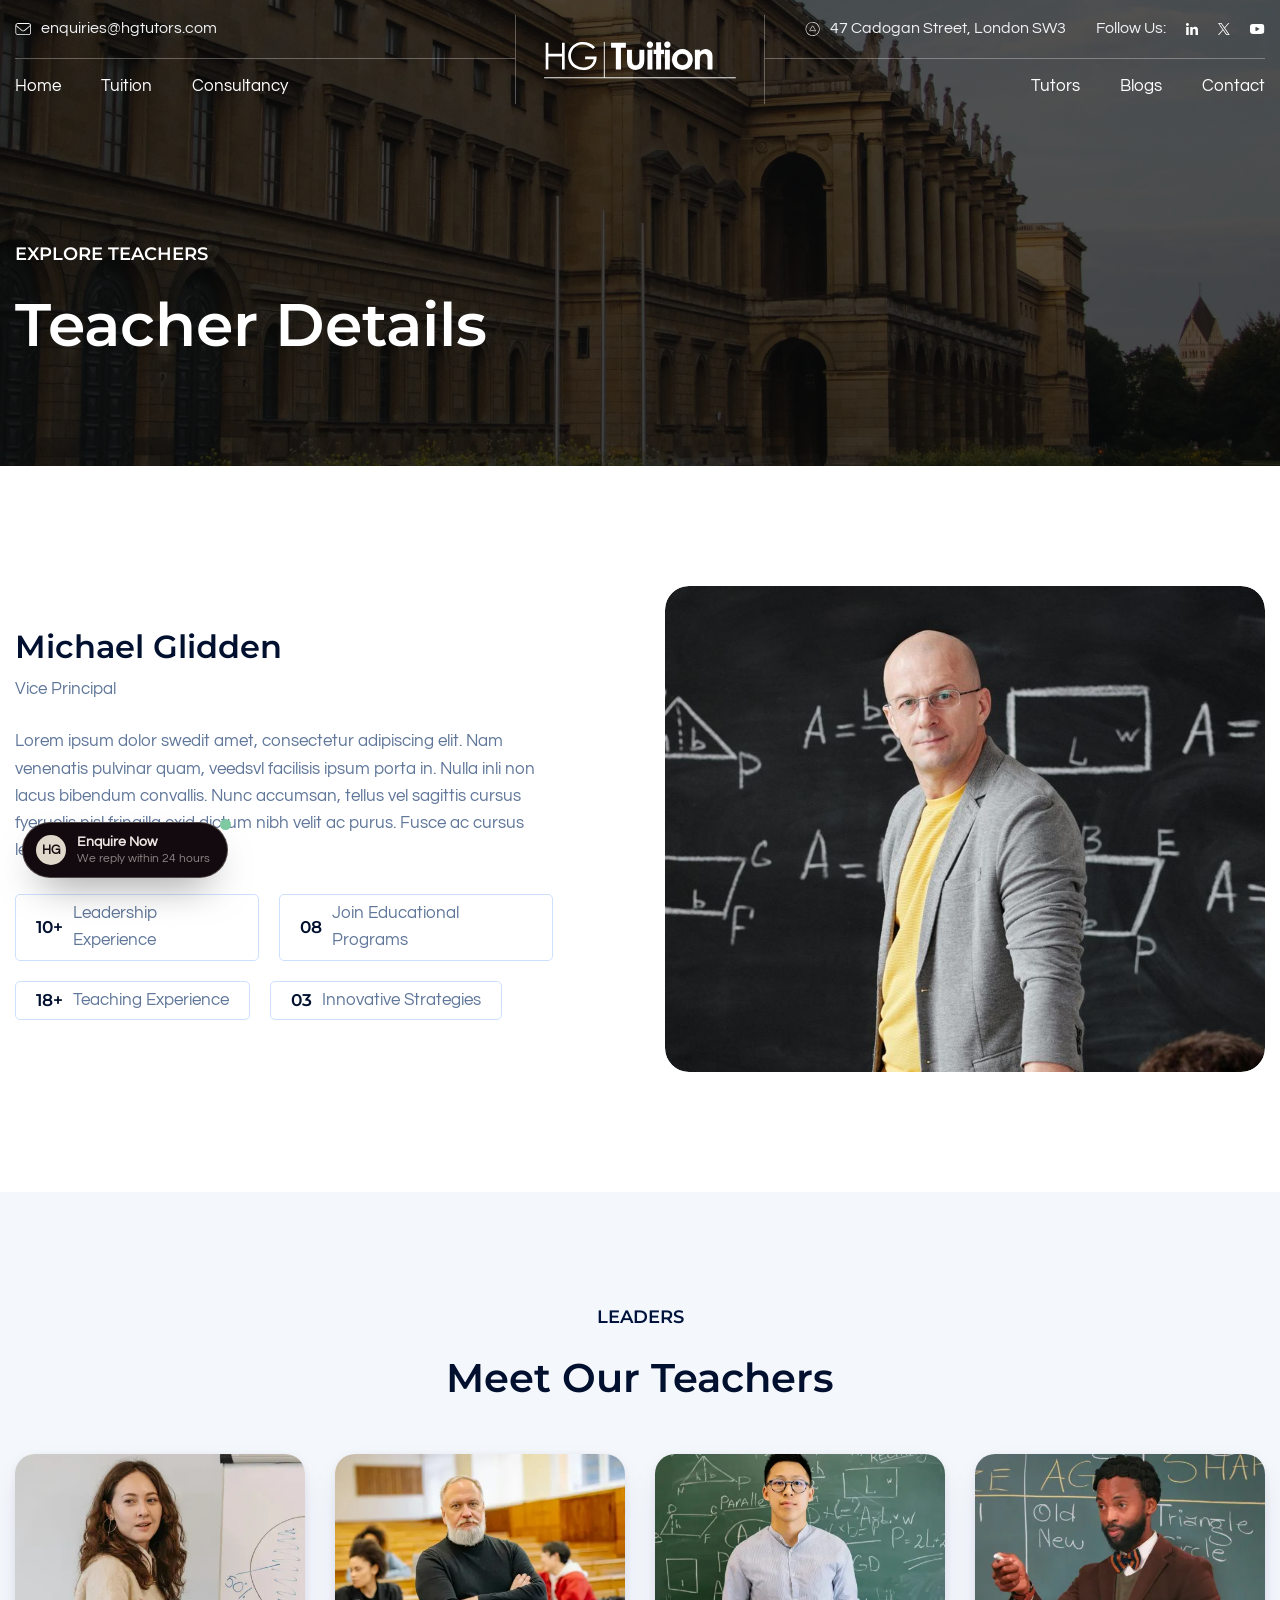
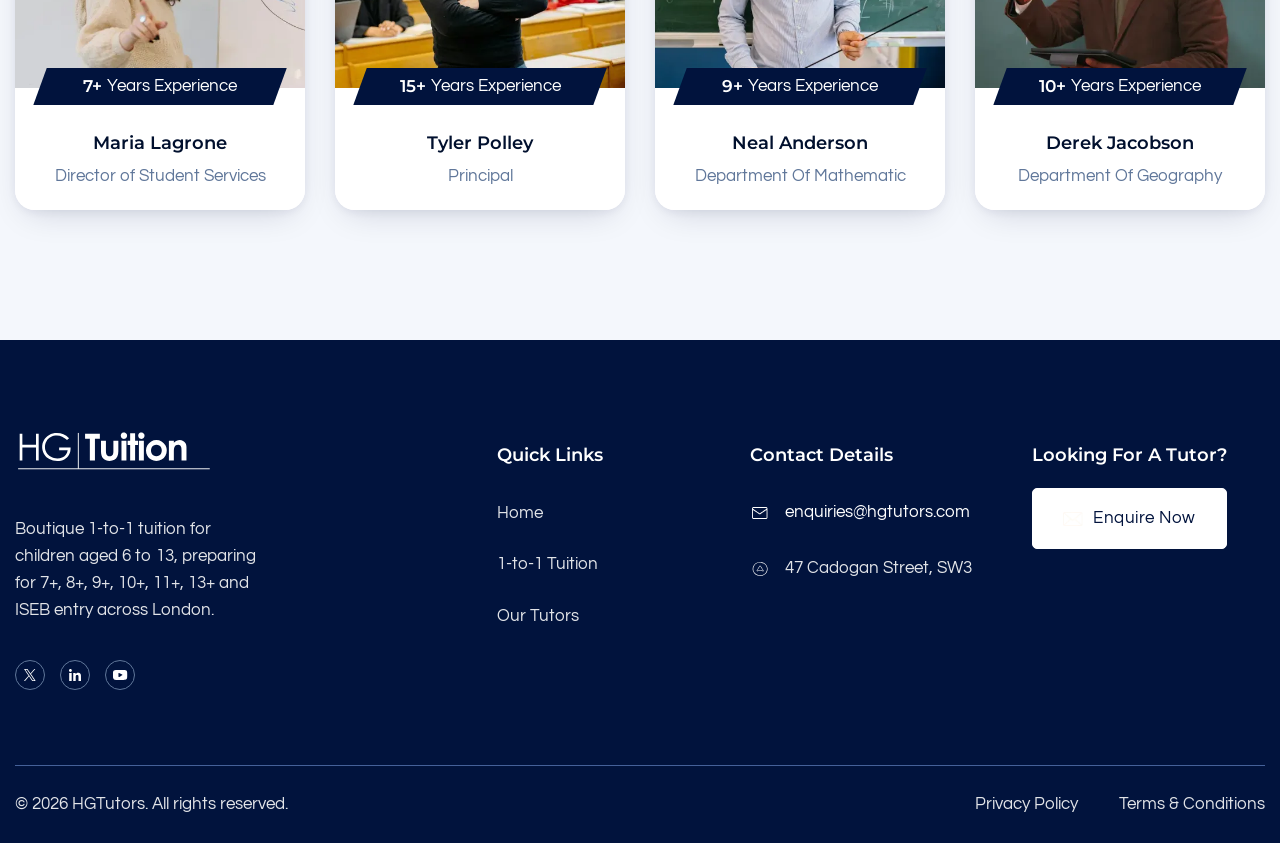
<file: tutor-profile/index.html>
<!DOCTYPE html>
<html data-wf-page="6763e90e4d3cf4649702b521" data-wf-site="66f66b14a7360285e4700cb8" lang="en" data-wf-collection="67641116a3ae135443bf46b0" data-wf-item-slug="michael-glidden" class="w-mod-js wf-montserrat-n1-active wf-montserrat-i1-active wf-montserrat-n2-active wf-montserrat-i2-active wf-montserrat-n3-active wf-montserrat-i3-active wf-montserrat-n4-active wf-montserrat-i4-active wf-montserrat-n5-active wf-montserrat-i5-active wf-montserrat-n6-active wf-montserrat-i6-active wf-montserrat-n7-active wf-montserrat-i7-active wf-montserrat-n8-active wf-montserrat-i8-active wf-montserrat-n9-active wf-montserrat-i9-active wf-questrial-n3-active wf-questrial-n4-active wf-questrial-n5-active wf-questrial-n6-active wf-questrial-n7-active wf-active w-mod-ix">
  <head>
    <meta http-equiv="Content-Type" content="text/html; charset=UTF-8"><style>.wf-force-outline-none[tabindex="-1"]:focus{outline:none;}</style>
    <title>Tutor Profile | HGTutors</title>
    <meta content="Learn about our dedicated teachers, their qualifications, teaching methods, and commitment to providing an enriching and supportive learning experience." name="description">
    <meta content="width=device-width, initial-scale=1" name="viewport">
    <link href="assets/hgtutors.css" rel="stylesheet" type="text/css"><style>@media (min-width:992px) {html.w-mod-js:not(.w-mod-ix) [data-w-id="5dfe6a32-b537-73cc-75e0-f7d6fd1dd8ab"] {-webkit-transform:translate3d(0, 120%, 0) scale3d(1, 1, 1) rotateX(0) rotateY(0) rotateZ(0) skew(0, 5deg);-moz-transform:translate3d(0, 120%, 0) scale3d(1, 1, 1) rotateX(0) rotateY(0) rotateZ(0) skew(0, 5deg);-ms-transform:translate3d(0, 120%, 0) scale3d(1, 1, 1) rotateX(0) rotateY(0) rotateZ(0) skew(0, 5deg);transform:translate3d(0, 120%, 0) scale3d(1, 1, 1) rotateX(0) rotateY(0) rotateZ(0) skew(0, 5deg);}}@media (max-width:991px) and (min-width:768px) {html.w-mod-js:not(.w-mod-ix) [data-w-id="5dfe6a32-b537-73cc-75e0-f7d6fd1dd8ab"] {-webkit-transform:translate3d(0, 120%, 0) scale3d(1, 1, 1) rotateX(0) rotateY(0) rotateZ(0) skew(0, 5deg);-moz-transform:translate3d(0, 120%, 0) scale3d(1, 1, 1) rotateX(0) rotateY(0) rotateZ(0) skew(0, 5deg);-ms-transform:translate3d(0, 120%, 0) scale3d(1, 1, 1) rotateX(0) rotateY(0) rotateZ(0) skew(0, 5deg);transform:translate3d(0, 120%, 0) scale3d(1, 1, 1) rotateX(0) rotateY(0) rotateZ(0) skew(0, 5deg);}}</style><script src="assets/webfont.js" type="text/javascript"></script>
    <link rel="stylesheet" href="assets/css" media="all"><script type="text/javascript">WebFont.load({  google: {    families: ["Montserrat:100,100italic,200,200italic,300,300italic,400,400italic,500,500italic,600,600italic,700,700italic,800,800italic,900,900italic","Questrial:300,400,500,600,700"]  }});</script><script type="text/javascript">!function(o,c){var n=c.documentElement,t=" w-mod-";n.className+=t+"js",("ontouchstart"in o||o.DocumentTouch&&c instanceof DocumentTouch)&&(n.className+=t+"touch")}(window,document);</script>
    <link href="assets/favicon-32.png" rel="shortcut icon" type="image/png">
    <link href="assets/favicon-256.png" rel="apple-touch-icon"></head>
    <body>
      <section class="navbar-two">
        <div class="w-layout-blockcontainer container w-container">
          <div class="w-layout-grid nav-two-grid">
            <div class="navtwo-menu">
              <div class="w-layout-hflex nav-two-left-content">
                <div class="top-hedder-contact-menu-wrap"><a href="mailto:enquiries@hgtutors.com" class="top-header-one-timing-wrap top-heaader-menu-item-one w-inline-block">
                <div class="clock-icon"><img width="16" height="12" alt="mail-icon" src="assets/67580c4b5a32f0efcba782d3_icon(6).svg" loading="lazy"></div>
                <div class="top-header-timing-text">enquiries@hgtutors.com</div>
                </a></div>
              </div>
              <div class="w-layout-hflex navtwo-menu-one"><a href="../index.html" class="nav-menu nav-three-menu">Home</a><a href="../one-to-one-tuition/index.html" class="nav-menu nav-three-menu">Tuition</a><a href="../educational-consultancy/index.html" class="nav-menu nav-three-menu">Consultancy</a></div>
            </div>
            <a href="../index.html" class="navtwo-menu-logo w-inline-block"><img width="Auto" height="Auto" alt="" src="assets/hgtutors-logo.svg" loading="lazy"></a>
            <div class="navtwo-menu">
              <div class="w-layout-hflex nav-two-right-content">
                <div class="top-header-one-timing-wrap">
                  <div class="clock-icon"><img width="15" height="14" alt="" src="assets/67721a08c789e95331a7c72e_nav-address-icon.svg" loading="lazy"></div>
                  <div class="top-header-timing-text">47 Cadogan Street, London SW3</div>
                </div>
                <div class="w-layout-hflex navbar-social-link">
                  <div class="color-white text-capitalize top-header-timing-text">follow us:</div>
                  <a href="https://www.linkedin.com/" class="top-social-icon w-inline-block"><img loading="lazy" src="assets/67580c4b5a32f0efcba782ca_linkdin%20icon.svg" alt="linkdin-icon"></a><a href="https://x.com/" class="top-social-icon w-inline-block"><img loading="lazy" src="assets/67580c4b5a32f0efcba782c9_twitter%20icon.svg" alt="twitter-icon"></a><a href="https://youtube.com/" class="top-social-icon w-inline-block"><img loading="lazy" src="assets/67580c4b5a32f0efcba782cd_youtube%20icon.svg" alt="youtube-icon"></a></div>
                </div>
                <div class="w-layout-hflex navtwo-menu-one right"><a href="../tutors/index.html" class="nav-menu nav-three-menu">Tutors</a><a href="../blog/index.html" class="nav-menu nav-three-menu">Blogs</a><a href="../contact/index.html" class="nav-menu nav-three-menu">Contact</a></div>
                <div class="menu-button-one w-nav-button" style="-webkit-user-select: text;" aria-label="menu" role="button" tabindex="0" aria-controls="w-nav-overlay-0" aria-haspopup="menu" aria-expanded="false">
                  <div class="w-layout-vflex nav-hamburder-flex">
                    <div class="nav-hamburder one"></div>
                    <div class="nav-hamburder two"></div>
                    <div class="nav-hamburder three"></div>
                  </div>
                </div>
              </div>
            </div>
          </div>
        </section>
        <section class="navbar-three">
          <div class="top-header-one">
            <div class="w-layout-blockcontainer container w-container">
              <div class="w-layout-hflex top-header-content-wrap">
                <div class="w-layout-hflex">
                  <div class="top-hedder-contact-menu-wrap"><a href="index.html#" class="top-header-one-timing-wrap top-heaader-menu-item-one w-inline-block">
                  <div class="clock-icon"><img width="12" height="12" alt="call-icon" src="assets/67580c4b5a32f0efcba782d2_icon(5).svg" loading="lazy"></div>
                  <div class="top-header-timing-text">020 0000 0000</div>
                  </a><a href="index.html#" class="top-header-one-timing-wrap top-heaader-menu-item-one w-inline-block">
                  <div class="clock-icon"><img width="16" height="12" alt="mail-icon" src="assets/67580c4b5a32f0efcba782d3_icon(6).svg" loading="lazy"></div>
                  <div class="top-header-timing-text">enquiries@hgtutors.com</div>
                  </a></div>
                </div>
                <div class="w-layout-hflex nav-two-right-content">
                  <div class="top-header-one-timing-wrap">
                    <div class="clock-icon"><img width="15" height="14" alt="" src="assets/67721a08c789e95331a7c72e_nav-address-icon.svg" loading="lazy"></div>
                    <div class="top-header-timing-text">47 Cadogan Street, London SW3</div>
                  </div>
                  <div class="w-layout-hflex navbar-social-link">
                    <div class="color-white text-capitalize top-header-timing-text">follow us:</div>
                    <a href="index.html#" class="top-social-icon w-inline-block"><img loading="lazy" src="assets/67580c4b5a32f0efcba782ca_linkdin%20icon.svg" alt="linkdin-icon"></a><a href="index.html#" class="top-social-icon w-inline-block"><img loading="lazy" src="assets/67580c4b5a32f0efcba782c9_twitter%20icon.svg" alt="twitter-icon"></a><a href="index.html#" class="top-social-icon w-inline-block"><img loading="lazy" src="assets/67580c4b5a32f0efcba782cd_youtube%20icon.svg" alt="youtube-icon"></a></div>
                  </div>
                </div>
              </div>
            </div>
            <div class="navbar-three-wrap">
              <div data-w-id="d500bf85-1270-3ab7-b76a-3c0d2bbcd4f7" data-animation="default" data-collapse="medium" data-duration="400" data-easing="ease" data-easing2="ease" role="banner" class="navbar-three-main w-nav">
                <div class="container w-container">
                  <div class="navbar-three-wrap">
                    <div class="header-logo"><a href="../index.html" class="logo-one w-nav-brand" aria-label="home"><img loading="lazy" src="assets/hgtutors-logo.svg" alt="logo"></a></div>
                    <nav role="navigation" id="w-node-d500bf85-1270-3ab7-b76a-3c0d2bbcd4fd-2bbcd4d7" class="nav-menu-one w-nav-menu"><a href="../index.html" class="nav-menu nav-three-menu">Home</a><a href="../one-to-one-tuition/index.html" class="nav-menu nav-three-menu">Tuition</a><a href="../educational-consultancy/index.html" class="nav-menu nav-three-menu">Consultancy</a><a href="../tutors/index.html" class="nav-menu nav-three-menu">Tutors</a><a href="../blog/index.html" class="nav-menu nav-three-menu">Blogs</a><a href="../contact/index.html" class="nav-menu nav-three-menu">Contact</a></nav>
                    <div class="menu-button-one w-nav-button" style="-webkit-user-select: text;" aria-label="menu" role="button" tabindex="0" aria-controls="w-nav-overlay-0" aria-haspopup="menu" aria-expanded="false">
                      <div class="w-layout-vflex nav-hamburder-flex">
                        <div class="nav-hamburder one"></div>
                        <div class="nav-hamburder two"></div>
                        <div class="nav-hamburder three"></div>
                      </div>
                    </div>
                  </div>
                </div>
                <div class="w-nav-overlay" data-wf-ignore="" id="w-nav-overlay-0"></div>
              </div>
            </div>
          </section>
          <section data-w-id="3b582baa-1024-19f3-36f1-879307cb4a6e" class="teachers-details-hero">
            <div class="w-layout-blockcontainer container w-container">
              <div class="teachers-details-hero-wrap">
                <div class="subheading color-white">explore teachers</div>
                <div class="margin-top-twenty overflow-hidden">
                  <h1 class="slide-title no-margin color-white">teacher details</h1>
                </div>
              </div>
            </div>
          </section>
          <section class="teachers-details-section">
            <div class="w-layout-blockcontainer container w-container">
              <div class="w-layout-hflex teachers-details-wrap">
                <div class="teachers-details-containt">
                  <div class="heading-style-h3 heading-color">Michael Glidden</div>
                  <div>
                    <div class="margin-bottom-twenty-five margin-top-ten teachers-details-designation">Vice Principal</div>
                  </div>
                  <p>Lorem ipsum dolor swedit amet, consectetur adipiscing elit. Nam venenatis pulvinar quam, veedsvl facilisis ipsum porta in. Nulla inli non lacus bibendum convallis. Nunc accumsan, tellus vel sagittis cursus fyeruelis nisl fringilla exid dictum nibh velit ac purus. Fusce ac cursus lectus.</p>
                  <div class="w-layout-hflex teachers-expreence-wrap one">
                    <div class="w-layout-hflex experience-wrap exprience-div">
                      <div class="semi-bold heading-color">10+ </div>
                      <div>Leadership Experience</div>
                    </div>
                    <div class="w-layout-hflex experience-wrap exprience-div">
                      <div class="semi-bold heading-color">08</div>
                      <div>Join Educational Programs</div>
                    </div>
                  </div>
                  <div class="w-layout-hflex teachers-expreence-wrap two">
                    <div class="w-layout-hflex experience-wrap exprience-div">
                      <div class="semi-bold heading-color">18+</div>
                      <div>Teaching Experience</div>
                    </div>
                    <div class="w-layout-hflex experience-wrap exprience-div">
                      <div class="semi-bold heading-color">03</div>
                      <div>Innovative Strategies</div>
                    </div>
                  </div>
                </div>
                <div class="teachers-details-image"><img src="assets/6764ef024815450553605d6f_teachers-3.jpg" loading="lazy" width="630" height="510" alt="" sizes="(max-width: 767px) 100vw, 630px" srcset="assets/6764ef024815450553605d6f_teachers-3-p-500.jpg 500w, assets/6764ef024815450553605d6f_teachers-3-p-800.jpg 800w, assets/6764ef024815450553605d6f_teachers-3-p-1080.jpg 1080w, assets/6764ef024815450553605d6f_teachers-3.jpg 1260w" class="border-radius-fifteen image-full-width image-full-height"></div>
              </div>
            </div>
          </section>
          <section data-w-id="5dfe6a32-b537-73cc-75e0-f7d6fd1dd8a5" class="teachers-setion">
            <div class="w-layout-blockcontainer container w-container">
              <div class="teachers-section-header text-align-center">
                <div class="subheading">Leaders</div>
                <div class="margin-top-twenty overflow-hidden">
                  <h2 data-w-id="5dfe6a32-b537-73cc-75e0-f7d6fd1dd8ab" class="slide-title no-margin">meet our teachers</h2>
                </div>
              </div>
              <div class="collection-list-wrapper w-dyn-list">
                <div role="list" class="teachers-card-wrap teachers-card-wrap-details w-dyn-items">
                  <div role="listitem" class="w-dyn-item"><a data-w-id="696a5e25-53fd-6f67-ae12-5b0cfcd0879d" href="index.html" class="teachers-card w-inline-block">
                  <div class="teacher-s-card-image overflow-hidden"><img src="assets/6764f05935e4e86e8e8e02b3_teachers-08.webp" loading="lazy" width="300" height="290" alt="" sizes="(max-width: 479px) 100vw, 300px" srcset="assets/6764f05935e4e86e8e8e02b3_teachers-08-p-500.webp 500w, assets/6764f05935e4e86e8e8e02b3_teachers-08-p-800.webp 800w, assets/6764f05935e4e86e8e8e02b3_teachers-08-p-1080.webp 1080w, assets/6764f05935e4e86e8e8e02b3_teachers-08.webp 1260w" class="image-box-two-image-main image-full-width"></div>
                  <div class="teachers-card-bottom teachers-experience-div text-align-center">
                    <div class="w-layout-hflex teachers-experience-wrap position-relative">
                      <div class="teachers-experience-content">
                        <div class="semi-bold">7+</div>
                        <div>Years Experience</div>
                      </div>
                      <div class="teachers-experience-wrap-background"></div>
                    </div>
                    <div class="margin-bottom-five">
                      <div class="heading-style-h6">Maria Lagrone</div>
                    </div>
                    <div>Director of Student Services</div>
                  </div>
                  </a></div>
                  <div role="listitem" class="w-dyn-item"><a data-w-id="696a5e25-53fd-6f67-ae12-5b0cfcd0879d" href="index.html" class="teachers-card w-inline-block">
                  <div class="teacher-s-card-image overflow-hidden"><img src="assets/6764efa6021b07f4e13b38e1_teachers-07.webp" loading="lazy" width="300" height="290" alt="" sizes="(max-width: 479px) 100vw, 300px" srcset="assets/6764efa6021b07f4e13b38e1_teachers-07-p-500.webp 500w, assets/6764efa6021b07f4e13b38e1_teachers-07-p-800.webp 800w, assets/6764efa6021b07f4e13b38e1_teachers-07-p-1080.webp 1080w, assets/6764efa6021b07f4e13b38e1_teachers-07.webp 1260w" class="image-box-two-image-main image-full-width"></div>
                  <div class="teachers-card-bottom teachers-experience-div text-align-center">
                    <div class="w-layout-hflex teachers-experience-wrap position-relative">
                      <div class="teachers-experience-content">
                        <div class="semi-bold">15+</div>
                        <div>Years Experience</div>
                      </div>
                      <div class="teachers-experience-wrap-background"></div>
                    </div>
                    <div class="margin-bottom-five">
                      <div class="heading-style-h6">Tyler Polley</div>
                    </div>
                    <div>Principal </div>
                  </div>
                  </a></div>
                  <div role="listitem" class="w-dyn-item"><a data-w-id="696a5e25-53fd-6f67-ae12-5b0cfcd0879d" href="index.html" class="teachers-card w-inline-block">
                  <div class="teacher-s-card-image overflow-hidden"><img src="assets/6764efbe3a179ae841aeeb39_teachers-05.webp" loading="lazy" width="300" height="290" alt="" sizes="(max-width: 479px) 100vw, 300px" srcset="assets/6764efbe3a179ae841aeeb39_teachers-05-p-500.webp 500w, assets/6764efbe3a179ae841aeeb39_teachers-05-p-800.webp 800w, assets/6764efbe3a179ae841aeeb39_teachers-05-p-1080.webp 1080w, assets/6764efbe3a179ae841aeeb39_teachers-05.webp 1260w" class="image-box-two-image-main image-full-width"></div>
                  <div class="teachers-card-bottom teachers-experience-div text-align-center">
                    <div class="w-layout-hflex teachers-experience-wrap position-relative">
                      <div class="teachers-experience-content">
                        <div class="semi-bold">9+</div>
                        <div>Years Experience</div>
                      </div>
                      <div class="teachers-experience-wrap-background"></div>
                    </div>
                    <div class="margin-bottom-five">
                      <div class="heading-style-h6">Neal Anderson</div>
                    </div>
                    <div>Department Of Mathematic</div>
                  </div>
                  </a></div>
                  <div role="listitem" class="w-dyn-item"><a data-w-id="696a5e25-53fd-6f67-ae12-5b0cfcd0879d" href="index.html" class="teachers-card w-inline-block">
                  <div class="teacher-s-card-image overflow-hidden"><img src="assets/6764ef914636fa1165b662a7_teachers-06.webp" loading="lazy" width="300" height="290" alt="" sizes="(max-width: 479px) 100vw, 300px" srcset="assets/6764ef914636fa1165b662a7_teachers-06-p-500.webp 500w, assets/6764ef914636fa1165b662a7_teachers-06-p-800.webp 800w, assets/6764ef914636fa1165b662a7_teachers-06-p-1080.webp 1080w, assets/6764ef914636fa1165b662a7_teachers-06.webp 1260w" class="image-box-two-image-main image-full-width"></div>
                  <div class="teachers-card-bottom teachers-experience-div text-align-center">
                    <div class="w-layout-hflex teachers-experience-wrap position-relative">
                      <div class="teachers-experience-content">
                        <div class="semi-bold">10+</div>
                        <div>Years Experience</div>
                      </div>
                      <div class="teachers-experience-wrap-background"></div>
                    </div>
                    <div class="margin-bottom-five">
                      <div class="heading-style-h6">Derek Jacobson</div>
                    </div>
                    <div>Department Of Geography</div>
                  </div>
                  </a></div>
                </div>
              </div>
            </div>
          </section>
          <section class="footer-one">
            <div class="footer-one-content">
              <div class="w-layout-blockcontainer container w-container">
                <div class="w-layout-hflex footer-wrap">
                  <div class="footer-one-logo-wrap"><a href="../index.html" class="footer-logo w-inline-block"><img loading="lazy" src="assets/hgtutors-logo.svg" alt="logo"></a>
                  <p class="footer-paragraph light-white">Boutique 1-to-1 tuition for children aged 6 to 13, preparing for 7+, 8+, 9+, 10+, 11+, 13+ and ISEB entry across London.</p>
                  <div class="w-layout-hflex footer-one-social-icon-wrap"><a href="https://x.com/" class="footer-one-icon w-inline-block"><img src="assets/67580c4b5a32f0efcba782c9_twitter%20icon.svg" loading="lazy" width="12" height="12" alt="twitter-icon"></a><a href="https://linkedin.com/" class="footer-one-icon w-inline-block"><img width="12" height="12" alt="linkdin-icon" src="assets/67580c4b5a32f0efcba782ca_linkdin%20icon.svg" loading="lazy"></a><a href="https://youtube.com/" class="footer-one-icon w-inline-block"><img width="15" height="10" alt="youtube-icon" src="assets/67580c4b5a32f0efcba782cd_youtube%20icon.svg" loading="lazy"></a></div>
                </div>
                <div class="footer-one-menu-box">
                  <div class="heading-style-h6 color-white footer-menu-title">Quick Links</div>
                  <div class="w-layout-vflex footer-menu-wrap"><a href="../index.html" class="footer-menu-item light-white w-inline-block"><div>Home</div></a><a href="../one-to-one-tuition/index.html" class="footer-menu-item light-white w-inline-block"><div>1-to-1 Tuition</div></a><a href="../tutors/index.html" class="footer-menu-item light-white w-inline-block"><div>Our Tutors</div></a></div></div><div class="footer-one-contact-box"><div class="heading-style-h6 color-white footer-menu-title">Contact Details</div><div class="w-layout-hflex footer-one-icon-wrap"><div class="footer-one-icon-two"><img loading="lazy" src="assets/67580c4b5a32f0efcba782cf_email.svg" alt=""></div><div class="footer-icon-box-content"><a href="mailto:enquiries@hgtutors.com" class="footer-menu-item no-padding">enquiries@hgtutors.com</a></div></div><div class="w-layout-hflex footer-one-icon-wrap"><div class="footer-one-icon-two"><img loading="lazy" src="assets/67721a08c789e95331a7c72e_nav-address-icon.svg" alt=""></div><div class="footer-icon-box-content"><div class="footer-menu-item no-padding light-white">47 Cadogan Street, SW3</div></div></div></div>
                    <div class="footer-one-newsletter-box">
                      <div class="heading-style-h6 color-white footer-menu-title footer-menu-title-four">Looking for a tutor?</div>
                      <a data-w-id="795d6de1-ee4c-d4d3-ae69-e0fb806ed0b7" href="../enquire/index.html" class="button-one-style blue w-inline-block">
                      <div class="w-layout-hflex btton-style-five-main">
                        <div class="button-five-icon-one"><img width="20" height="15" alt="icon" src="assets/67614bc1d94765200c786e71_mail-icon.webp" loading="lazy"></div>
                        <div class="button-text-wrap position-relative">
                          <div class="button-text-one">Enquire Now</div>
                          <div class="button-text-one two">Enquire Now</div>
                        </div>
                      </div>
                      <div class="button-overlay" style="display: none"></div>
                      </a></div>
                    </div>
                  </div>
                </div>
                <div class="w-layout-hflex copyright-one">
                  <div class="w-layout-blockcontainer container w-container"><div class="w-layout-hflex copyright-wrap"><div class="copyright-content"><p class="copyright-text no-margin">&copy; 2026 HGTutors. All rights reserved.</p></div><div class="w-layout-hflex copyright-menu"><a href="#" class="footer-menu-item light-white no-padding w-inline-block"><div>Privacy Policy</div></a><div class="footer-link-line"></div><a href="#" class="footer-menu-item light-white no-padding w-inline-block"><div>Terms &amp; Conditions</div></a></div></div></div>
                </div>
              </section>
              <div></div>
              <script src="assets/jquery.min.js" type="text/javascript"></script><script src="assets/site-vendor.js" type="text/javascript"></script><script src="assets/site-ix.js" type="text/javascript"></script><script src="assets/sitex.js" type="text/javascript"></script><a href="../enquire/index.html" class="hg-cta" aria-label="Enquire now"><span class="hg-cta-mark" aria-hidden="true">HG</span><span class="hg-cta-text"><span class="hg-cta-title">Enquire Now</span><span class="hg-cta-sub">We reply within 24 hours</span></span><span class="hg-cta-pulse" aria-hidden="true"></span></a></body>
            </html>
</file>
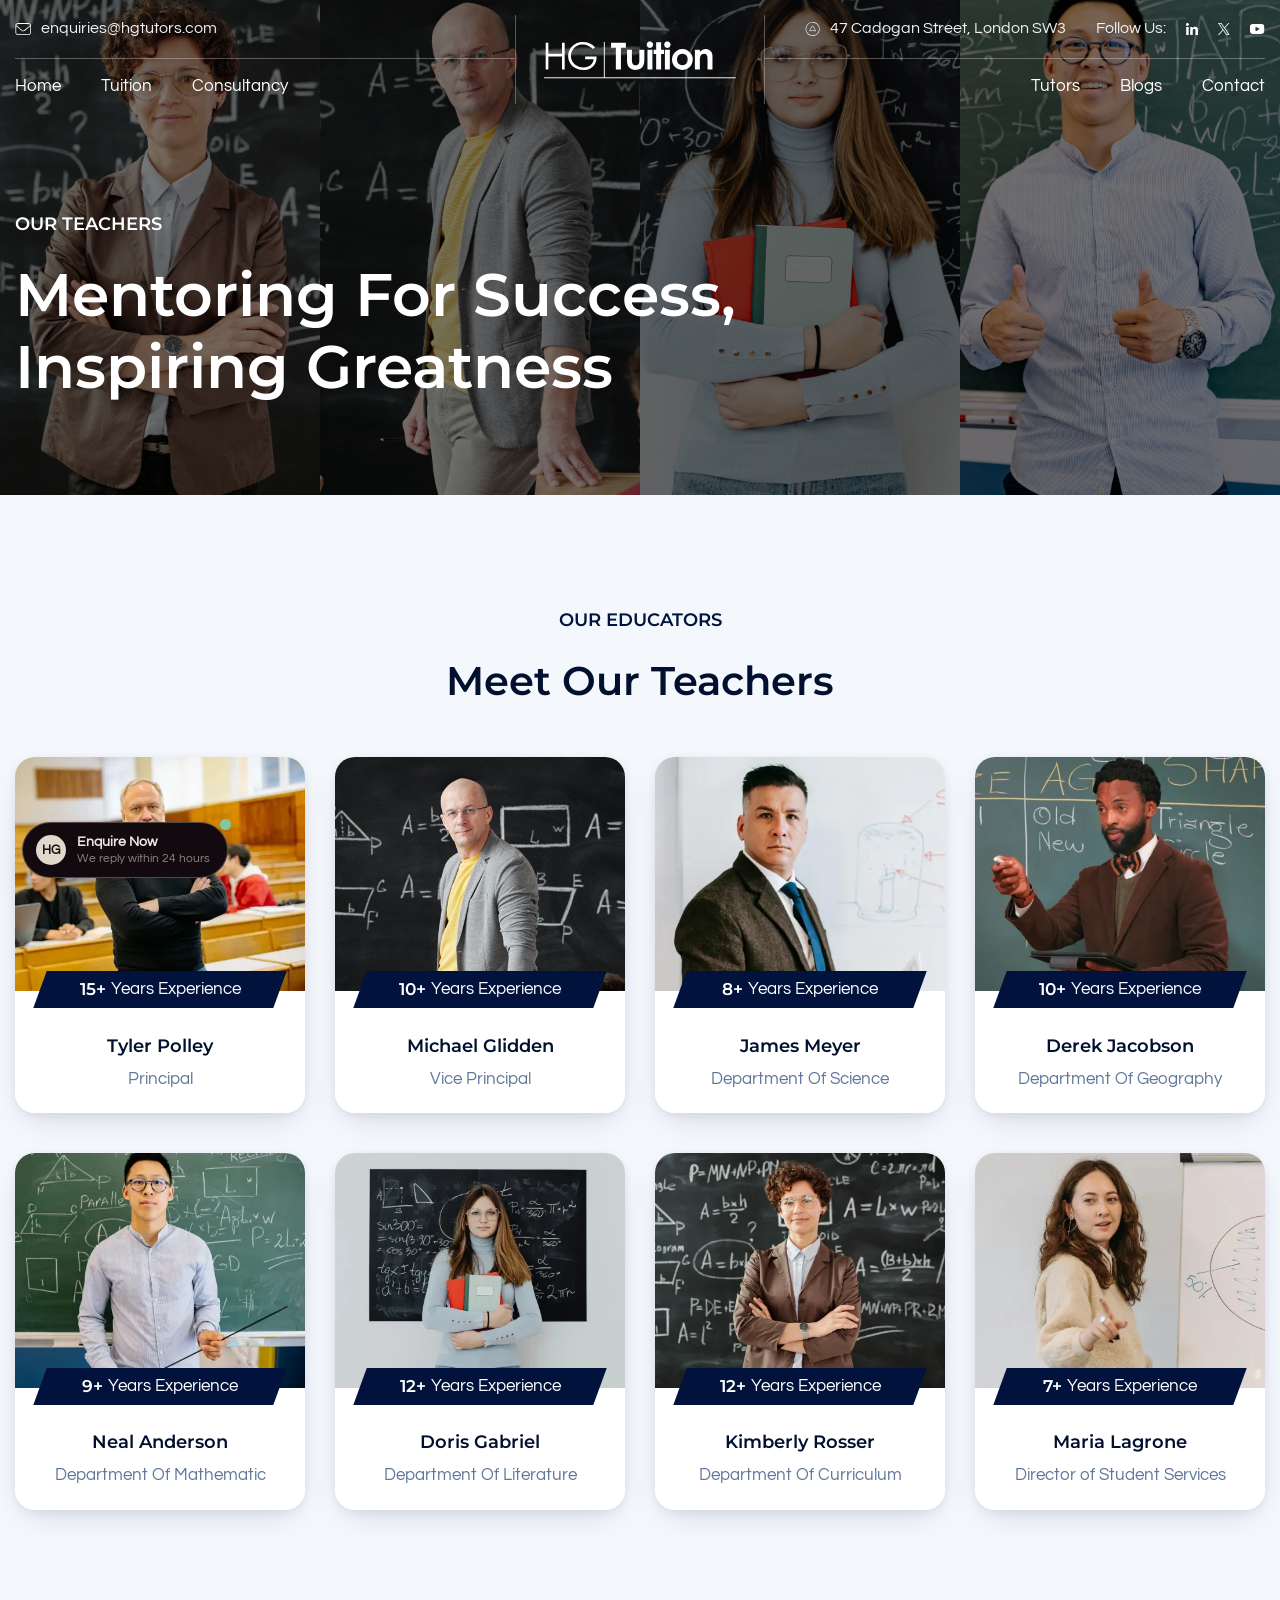
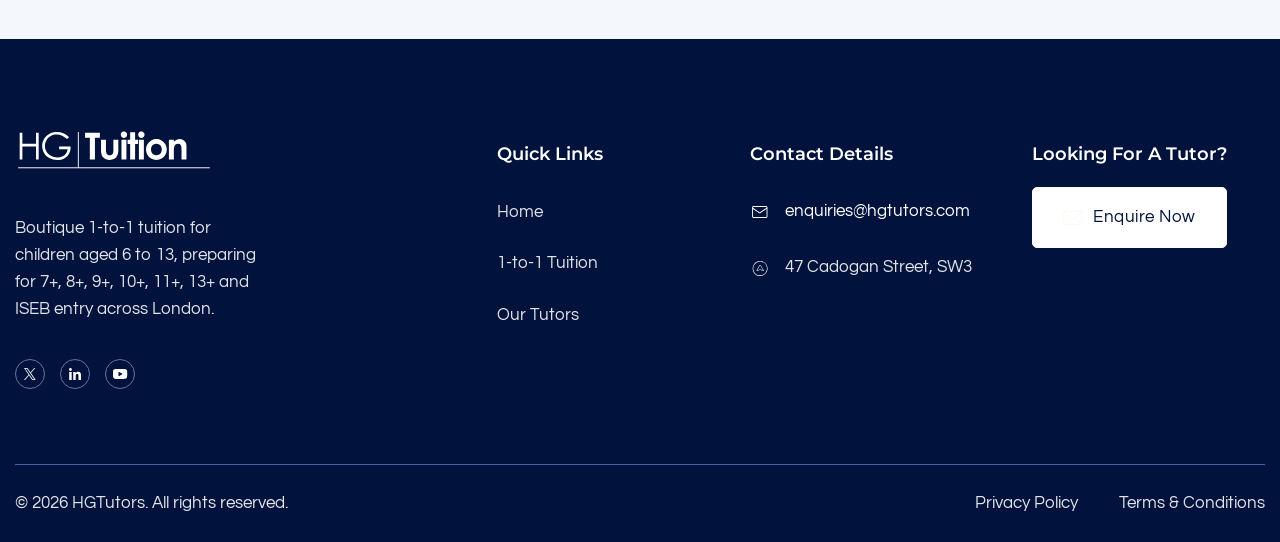
<file: tutors/index.html>
<!DOCTYPE html>
<html data-wf-page="6763e90e4d3cf4649702b521" data-wf-site="66f66b14a7360285e4700cb8" lang="en" class="w-mod-js wf-montserrat-n1-active wf-montserrat-i1-active wf-montserrat-n2-active wf-montserrat-i2-active wf-montserrat-n3-active wf-montserrat-i3-active wf-montserrat-n4-active wf-montserrat-i4-active wf-montserrat-n5-active wf-montserrat-i5-active wf-montserrat-n6-active wf-montserrat-i6-active wf-montserrat-n7-active wf-montserrat-i7-active wf-montserrat-n8-active wf-montserrat-i8-active wf-montserrat-n9-active wf-montserrat-i9-active wf-questrial-n3-active wf-questrial-n4-active wf-questrial-n5-active wf-questrial-n6-active wf-questrial-n7-active wf-active w-mod-ix">
  <head>
    <meta http-equiv="Content-Type" content="text/html; charset=UTF-8"><style>.wf-force-outline-none[tabindex="-1"]:focus{outline:none;}</style>
    <title>Our Tutors | HGTutors</title>
    <meta content="Meet our dedicated teachers, explore their expertise, and discover how they inspire and guide students toward academic success." name="description">
    <meta content="Our Tutors | HGTutors" property="og:title">
    <meta content="Meet our dedicated teachers, explore their expertise, and discover how they inspire and guide students toward academic success." property="og:description">
    <meta content="Our Tutors | HGTutors" name="twitter:title">
    <meta content="Meet our dedicated teachers, explore their expertise, and discover how they inspire and guide students toward academic success." name="twitter:description">
    <meta property="og:type" content="website">
    <meta content="summary_large_image" name="twitter:card">
    <meta content="width=device-width, initial-scale=1" name="viewport">
    <link href="assets/hgtutors.css" rel="stylesheet" type="text/css"><style>@media (min-width:992px) {html.w-mod-js:not(.w-mod-ix) [data-w-id="133cbe46-934c-ffb6-7ba2-0b9e814673d9"] {-webkit-transform:translate3d(0, 120%, 0) scale3d(1, 1, 1) rotateX(0) rotateY(0) rotateZ(0) skew(0, 5deg);-moz-transform:translate3d(0, 120%, 0) scale3d(1, 1, 1) rotateX(0) rotateY(0) rotateZ(0) skew(0, 5deg);-ms-transform:translate3d(0, 120%, 0) scale3d(1, 1, 1) rotateX(0) rotateY(0) rotateZ(0) skew(0, 5deg);transform:translate3d(0, 120%, 0) scale3d(1, 1, 1) rotateX(0) rotateY(0) rotateZ(0) skew(0, 5deg);}}@media (max-width:991px) and (min-width:768px) {html.w-mod-js:not(.w-mod-ix) [data-w-id="133cbe46-934c-ffb6-7ba2-0b9e814673d9"] {-webkit-transform:translate3d(0, 120%, 0) scale3d(1, 1, 1) rotateX(0) rotateY(0) rotateZ(0) skew(0, 5deg);-moz-transform:translate3d(0, 120%, 0) scale3d(1, 1, 1) rotateX(0) rotateY(0) rotateZ(0) skew(0, 5deg);-ms-transform:translate3d(0, 120%, 0) scale3d(1, 1, 1) rotateX(0) rotateY(0) rotateZ(0) skew(0, 5deg);transform:translate3d(0, 120%, 0) scale3d(1, 1, 1) rotateX(0) rotateY(0) rotateZ(0) skew(0, 5deg);}}</style><script src="assets/webfont.js" type="text/javascript"></script>
    <link rel="stylesheet" href="assets/css" media="all"><script type="text/javascript">WebFont.load({  google: {    families: ["Montserrat:100,100italic,200,200italic,300,300italic,400,400italic,500,500italic,600,600italic,700,700italic,800,800italic,900,900italic","Questrial:300,400,500,600,700"]  }});</script><script type="text/javascript">!function(o,c){var n=c.documentElement,t=" w-mod-";n.className+=t+"js",("ontouchstart"in o||o.DocumentTouch&&c instanceof DocumentTouch)&&(n.className+=t+"touch")}(window,document);</script>
    <link href="assets/favicon-32.png" rel="shortcut icon" type="image/png">
    <link href="assets/favicon-256.png" rel="apple-touch-icon"></head>
    <body>
      <section class="navbar-two">
        <div class="w-layout-blockcontainer container w-container">
          <div class="w-layout-grid nav-two-grid">
            <div class="navtwo-menu">
              <div class="w-layout-hflex nav-two-left-content">
                <div class="top-hedder-contact-menu-wrap"><a href="mailto:enquiries@hgtutors.com" class="top-header-one-timing-wrap top-heaader-menu-item-one w-inline-block">
                <div class="clock-icon"><img width="16" height="12" alt="mail-icon" src="assets/67580c4b5a32f0efcba782d3_icon(6).svg" loading="lazy"></div>
                <div class="top-header-timing-text">enquiries@hgtutors.com</div>
                </a></div>
              </div>
              <div class="w-layout-hflex navtwo-menu-one"><a href="../index.html" class="nav-menu nav-three-menu">Home</a><a href="../one-to-one-tuition/index.html" class="nav-menu nav-three-menu">Tuition</a><a href="../educational-consultancy/index.html" class="nav-menu nav-three-menu">Consultancy</a></div>
            </div>
            <a href="../index.html" class="navtwo-menu-logo w-inline-block"><img width="Auto" height="Auto" alt="" src="assets/hgtutors-logo.svg" loading="lazy"></a>
            <div class="navtwo-menu">
              <div class="w-layout-hflex nav-two-right-content">
                <div class="top-header-one-timing-wrap">
                  <div class="clock-icon"><img width="15" height="14" alt="" src="assets/67721a08c789e95331a7c72e_nav-address-icon.svg" loading="lazy"></div>
                  <div class="top-header-timing-text">47 Cadogan Street, London SW3</div>
                </div>
                <div class="w-layout-hflex navbar-social-link">
                  <div class="color-white text-capitalize top-header-timing-text">follow us:</div>
                  <a href="https://www.linkedin.com/" class="top-social-icon w-inline-block"><img loading="lazy" src="assets/67580c4b5a32f0efcba782ca_linkdin%20icon.svg" alt="linkdin-icon"></a><a href="https://x.com/" class="top-social-icon w-inline-block"><img loading="lazy" src="assets/67580c4b5a32f0efcba782c9_twitter%20icon.svg" alt="twitter-icon"></a><a href="https://youtube.com/" class="top-social-icon w-inline-block"><img loading="lazy" src="assets/67580c4b5a32f0efcba782cd_youtube%20icon.svg" alt="youtube-icon"></a></div>
                </div>
                <div class="w-layout-hflex navtwo-menu-one right"><a href="index.html" class="nav-menu nav-three-menu">Tutors</a><a href="../blog/index.html" class="nav-menu nav-three-menu">Blogs</a><a href="../contact/index.html" class="nav-menu nav-three-menu">Contact</a></div>
                <div class="menu-button-one w-nav-button" style="-webkit-user-select: text;" aria-label="menu" role="button" tabindex="0" aria-controls="w-nav-overlay-0" aria-haspopup="menu" aria-expanded="false">
                  <div class="w-layout-vflex nav-hamburder-flex">
                    <div class="nav-hamburder one"></div>
                    <div class="nav-hamburder two"></div>
                    <div class="nav-hamburder three"></div>
                  </div>
                </div>
              </div>
            </div>
          </div>
        </section>
        <section class="navbar-three">
          <div class="top-header-one">
            <div class="w-layout-blockcontainer container w-container">
              <div class="w-layout-hflex top-header-content-wrap">
                <div class="w-layout-hflex">
                  <div class="top-hedder-contact-menu-wrap"><a href="index.html#" class="top-header-one-timing-wrap top-heaader-menu-item-one w-inline-block">
                  <div class="clock-icon"><img width="12" height="12" alt="call-icon" src="assets/67580c4b5a32f0efcba782d2_icon(5).svg" loading="lazy"></div>
                  <div class="top-header-timing-text">020 0000 0000</div>
                  </a><a href="index.html#" class="top-header-one-timing-wrap top-heaader-menu-item-one w-inline-block">
                  <div class="clock-icon"><img width="16" height="12" alt="mail-icon" src="assets/67580c4b5a32f0efcba782d3_icon(6).svg" loading="lazy"></div>
                  <div class="top-header-timing-text">enquiries@hgtutors.com</div>
                  </a></div>
                </div>
                <div class="w-layout-hflex nav-two-right-content">
                  <div class="top-header-one-timing-wrap">
                    <div class="clock-icon"><img width="15" height="14" alt="" src="assets/67721a08c789e95331a7c72e_nav-address-icon.svg" loading="lazy"></div>
                    <div class="top-header-timing-text">47 Cadogan Street, London SW3</div>
                  </div>
                  <div class="w-layout-hflex navbar-social-link">
                    <div class="color-white text-capitalize top-header-timing-text">follow us:</div>
                    <a href="index.html#" class="top-social-icon w-inline-block"><img loading="lazy" src="assets/67580c4b5a32f0efcba782ca_linkdin%20icon.svg" alt="linkdin-icon"></a><a href="index.html#" class="top-social-icon w-inline-block"><img loading="lazy" src="assets/67580c4b5a32f0efcba782c9_twitter%20icon.svg" alt="twitter-icon"></a><a href="index.html#" class="top-social-icon w-inline-block"><img loading="lazy" src="assets/67580c4b5a32f0efcba782cd_youtube%20icon.svg" alt="youtube-icon"></a></div>
                  </div>
                </div>
              </div>
            </div>
            <div class="navbar-three-wrap">
              <div data-w-id="d500bf85-1270-3ab7-b76a-3c0d2bbcd4f7" data-animation="default" data-collapse="medium" data-duration="400" data-easing="ease" data-easing2="ease" role="banner" class="navbar-three-main w-nav">
                <div class="container w-container">
                  <div class="navbar-three-wrap">
                    <div class="header-logo"><a href="../index.html" class="logo-one w-nav-brand" aria-label="home"><img loading="lazy" src="assets/hgtutors-logo.svg" alt="logo"></a></div>
                    <nav role="navigation" id="w-node-d500bf85-1270-3ab7-b76a-3c0d2bbcd4fd-2bbcd4d7" class="nav-menu-one w-nav-menu"><a href="../index.html" class="nav-menu nav-three-menu">Home</a><a href="../one-to-one-tuition/index.html" class="nav-menu nav-three-menu">Tuition</a><a href="../educational-consultancy/index.html" class="nav-menu nav-three-menu">Consultancy</a><a href="index.html" class="nav-menu nav-three-menu">Tutors</a><a href="../blog/index.html" class="nav-menu nav-three-menu">Blogs</a><a href="../contact/index.html" class="nav-menu nav-three-menu">Contact</a></nav>
                    <div class="menu-button-one w-nav-button" style="-webkit-user-select: text;" aria-label="menu" role="button" tabindex="0" aria-controls="w-nav-overlay-0" aria-haspopup="menu" aria-expanded="false">
                      <div class="w-layout-vflex nav-hamburder-flex">
                        <div class="nav-hamburder one"></div>
                        <div class="nav-hamburder two"></div>
                        <div class="nav-hamburder three"></div>
                      </div>
                    </div>
                  </div>
                </div>
                <div class="w-nav-overlay" data-wf-ignore="" id="w-nav-overlay-0"></div>
              </div>
            </div>
          </section>
          <section data-w-id="f6ea71ed-8a4e-af77-4899-fc5e408b7718" class="teachers-hero">
            <div class="w-layout-blockcontainer container w-container">
              <div class="teacherss-hero-wrap">
                <div class="subheading color-white">our teachers</div>
                <div class="margin-top-twenty for-responsive-hero-title overflow-hidden">
                  <h1 class="slide-title no-margin color-white">Mentoring for Success, Inspiring Greatness</h1>
                </div>
              </div>
            </div>
          </section>
          <section data-w-id="a35b5848-e8c7-a311-206a-b9eba0210ede" class="teachers-setion">
            <div class="w-layout-blockcontainer container w-container">
              <div class="teachers-section-header text-align-center">
                <div class="subheading">Our Educators</div>
                <div class="heading-two-top-margin overflow-hidden">
                  <h2 data-w-id="133cbe46-934c-ffb6-7ba2-0b9e814673d9" class="slide-title no-margin">meet our teachers</h2>
                </div>
              </div>
              <div class="w-layout-grid teachers-card-wrap">
                <div class="w-dyn-list">
                  <div role="list" class="w-dyn-items">
                    <div role="listitem" class="w-dyn-item"><a data-w-id="a7719ebb-3894-06ba-56b2-4268226329c6" href="../tutor-profile/index.html" class="teachers-card w-inline-block">
                    <div class="teacher-s-card-image overflow-hidden"><img src="assets/6764efa6021b07f4e13b38e1_teachers-07.webp" loading="lazy" width="300" height="290" alt="" sizes="(max-width: 479px) 100vw, 300px" srcset="assets/6764efa6021b07f4e13b38e1_teachers-07-p-500.webp 500w, assets/6764efa6021b07f4e13b38e1_teachers-07-p-800.webp 800w, assets/6764efa6021b07f4e13b38e1_teachers-07-p-1080.webp 1080w, assets/6764efa6021b07f4e13b38e1_teachers-07.webp 1260w" class="image-box-two-image-main image-full-width"></div>
                    <div class="teachers-card-bottom teachers-experience-div text-align-center">
                      <div class="w-layout-hflex teachers-experience-wrap position-relative">
                        <div class="teachers-experience-content">
                          <div class="semi-bold">15+</div>
                          <div>Years Experience</div>
                        </div>
                        <div class="teachers-experience-wrap-background"></div>
                      </div>
                      <div class="margin-bottom-five">
                        <div class="heading-style-h6">Tyler Polley</div>
                      </div>
                      <div>Principal </div>
                    </div>
                    </a></div>
                  </div>
                </div>
                <div class="w-dyn-list">
                  <div role="list" class="w-dyn-items">
                    <div role="listitem" class="w-dyn-item"><a data-w-id="98f3d1dd-7658-2d96-7a17-3098a69e59f1" href="../tutor-profile/index.html" class="teachers-card w-inline-block">
                    <div class="teacher-s-card-image overflow-hidden"><img src="assets/6764ef024815450553605d6f_teachers-3.jpg" loading="lazy" width="300" height="290" alt="" sizes="(max-width: 479px) 100vw, 300px" srcset="assets/6764ef024815450553605d6f_teachers-3-p-500.jpg 500w, assets/6764ef024815450553605d6f_teachers-3-p-800.jpg 800w, assets/6764ef024815450553605d6f_teachers-3-p-1080.jpg 1080w, assets/6764ef024815450553605d6f_teachers-3.jpg 1260w" class="image-box-two-image-main image-full-width"></div>
                    <div class="teachers-card-bottom teachers-experience-div text-align-center">
                      <div class="w-layout-hflex teachers-experience-wrap position-relative">
                        <div class="teachers-experience-content">
                          <div class="semi-bold">10+ </div>
                          <div>Years Experience</div>
                        </div>
                        <div class="teachers-experience-wrap-background"></div>
                      </div>
                      <div class="margin-bottom-five">
                        <div class="heading-style-h6">Michael Glidden</div>
                      </div>
                      <div>Vice Principal</div>
                    </div>
                    </a></div>
                  </div>
                </div>
                <div class="w-dyn-list">
                  <div role="list" class="w-dyn-items">
                    <div role="listitem" class="w-dyn-item"><a data-w-id="24afa36f-7389-75af-dead-58526252b214" href="../tutor-profile/index.html" class="teachers-card w-inline-block">
                    <div class="teacher-s-card-image overflow-hidden"><img src="assets/6764ef5349f5de48821b9982_teachers-04.webp" loading="lazy" width="300" height="290" alt="" sizes="(max-width: 479px) 100vw, 300px" srcset="assets/6764ef5349f5de48821b9982_teachers-04-p-500.webp 500w, assets/6764ef5349f5de48821b9982_teachers-04-p-800.webp 800w, assets/6764ef5349f5de48821b9982_teachers-04-p-1080.webp 1080w, assets/6764ef5349f5de48821b9982_teachers-04.webp 1260w" class="image-box-two-image-main image-full-width"></div>
                    <div class="teachers-card-bottom teachers-experience-div text-align-center">
                      <div class="w-layout-hflex teachers-experience-wrap position-relative">
                        <div class="teachers-experience-content">
                          <div class="semi-bold">8+</div>
                          <div>Years Experience</div>
                        </div>
                        <div class="teachers-experience-wrap-background"></div>
                      </div>
                      <div class="margin-bottom-five">
                        <div class="heading-style-h6">James Meyer</div>
                      </div>
                      <div>Department Of Science</div>
                    </div>
                    </a></div>
                  </div>
                </div>
                <div class="w-dyn-list">
                  <div role="list" class="w-dyn-items">
                    <div role="listitem" class="w-dyn-item"><a data-w-id="a96bf170-8ff1-a537-09f6-b34471ee7cce" href="../tutor-profile/index.html" class="teachers-card w-inline-block">
                    <div class="teacher-s-card-image overflow-hidden"><img src="assets/6764ef914636fa1165b662a7_teachers-06.webp" loading="lazy" width="300" height="290" alt="" sizes="(max-width: 479px) 100vw, 300px" srcset="assets/6764ef914636fa1165b662a7_teachers-06-p-500.webp 500w, assets/6764ef914636fa1165b662a7_teachers-06-p-800.webp 800w, assets/6764ef914636fa1165b662a7_teachers-06-p-1080.webp 1080w, assets/6764ef914636fa1165b662a7_teachers-06.webp 1260w" class="image-box-two-image-main image-full-width"></div>
                    <div class="teachers-card-bottom teachers-experience-div text-align-center">
                      <div class="w-layout-hflex teachers-experience-wrap position-relative">
                        <div class="teachers-experience-content">
                          <div class="semi-bold">10+</div>
                          <div>Years Experience</div>
                        </div>
                        <div class="teachers-experience-wrap-background"></div>
                      </div>
                      <div class="margin-bottom-five">
                        <div class="heading-style-h6">Derek Jacobson</div>
                      </div>
                      <div>Department Of Geography</div>
                    </div>
                    </a></div>
                  </div>
                </div>
                <div class="w-dyn-list">
                  <div role="list" class="w-dyn-items">
                    <div role="listitem" class="w-dyn-item"><a data-w-id="a10820c4-f512-4d03-af06-daf8982bd5f6" href="../tutor-profile/index.html" class="teachers-card w-inline-block">
                    <div class="teacher-s-card-image overflow-hidden"><img src="assets/6764efbe3a179ae841aeeb39_teachers-05.webp" loading="lazy" width="300" height="290" alt="" sizes="(max-width: 479px) 100vw, 300px" srcset="assets/6764efbe3a179ae841aeeb39_teachers-05-p-500.webp 500w, assets/6764efbe3a179ae841aeeb39_teachers-05-p-800.webp 800w, assets/6764efbe3a179ae841aeeb39_teachers-05-p-1080.webp 1080w, assets/6764efbe3a179ae841aeeb39_teachers-05.webp 1260w" class="image-box-two-image-main image-full-width"></div>
                    <div class="teachers-card-bottom teachers-experience-div text-align-center">
                      <div class="w-layout-hflex teachers-experience-wrap position-relative">
                        <div class="teachers-experience-content">
                          <div class="semi-bold">9+</div>
                          <div>Years Experience</div>
                        </div>
                        <div class="teachers-experience-wrap-background"></div>
                      </div>
                      <div class="margin-bottom-five">
                        <div class="heading-style-h6">Neal Anderson</div>
                      </div>
                      <div>Department Of Mathematic</div>
                    </div>
                    </a></div>
                  </div>
                </div>
                <div class="w-dyn-list">
                  <div role="list" class="w-dyn-items">
                    <div role="listitem" class="w-dyn-item"><a data-w-id="9fc69645-c9c4-5742-bfea-8a3e8ce4aae3" href="../tutor-profile/index.html" class="teachers-card w-inline-block">
                    <div class="teacher-s-card-image overflow-hidden"><img src="assets/67641561636f2dc28be4eb50_teachers-01.webp" loading="lazy" width="300" height="290" alt="" sizes="(max-width: 479px) 100vw, 300px" srcset="assets/67641561636f2dc28be4eb50_teachers-01-p-500.webp 500w, assets/67641561636f2dc28be4eb50_teachers-01-p-800.webp 800w, assets/67641561636f2dc28be4eb50_teachers-01-p-1080.webp 1080w, assets/67641561636f2dc28be4eb50_teachers-01.webp 1260w" class="image-box-two-image-main image-full-width"></div>
                    <div class="teachers-card-bottom teachers-experience-div text-align-center">
                      <div class="w-layout-hflex teachers-experience-wrap position-relative">
                        <div class="teachers-experience-content">
                          <div class="semi-bold">12+</div>
                          <div>Years Experience</div>
                        </div>
                        <div class="teachers-experience-wrap-background"></div>
                      </div>
                      <div class="margin-bottom-five">
                        <div class="heading-style-h6">Doris Gabriel</div>
                      </div>
                      <div>Department Of Literature</div>
                    </div>
                    </a></div>
                  </div>
                </div>
                <div class="w-dyn-list">
                  <div role="list" class="w-dyn-items">
                    <div role="listitem" class="w-dyn-item"><a data-w-id="4bbda797-840e-85a1-7d59-ab364695f9ce" href="../tutor-profile/index.html" class="teachers-card w-inline-block">
                    <div class="teacher-s-card-image overflow-hidden"><img src="assets/6764ee9dea00e2cce8d92742_teachers-02.webp" loading="lazy" width="300" height="290" alt="" sizes="(max-width: 479px) 100vw, 300px" srcset="assets/6764ee9dea00e2cce8d92742_teachers-02-p-500.webp 500w, assets/6764ee9dea00e2cce8d92742_teachers-02-p-800.webp 800w, assets/6764ee9dea00e2cce8d92742_teachers-02-p-1080.webp 1080w, assets/6764ee9dea00e2cce8d92742_teachers-02.webp 1260w" class="image-box-two-image-main image-full-width"></div>
                    <div class="teachers-card-bottom teachers-experience-div text-align-center">
                      <div class="w-layout-hflex teachers-experience-wrap position-relative">
                        <div class="teachers-experience-content">
                          <div class="semi-bold">12+</div>
                          <div>Years Experience</div>
                        </div>
                        <div class="teachers-experience-wrap-background"></div>
                      </div>
                      <div class="margin-bottom-five">
                        <div class="heading-style-h6">Kimberly Rosser</div>
                      </div>
                      <div>Department Of Curriculum</div>
                    </div>
                    </a></div>
                  </div>
                </div>
                <div class="w-dyn-list">
                  <div role="list" class="w-dyn-items">
                    <div role="listitem" class="w-dyn-item"><a data-w-id="32e91f46-830c-93ae-45f9-8c75454a0917" href="../tutor-profile/index.html" class="teachers-card w-inline-block">
                    <div class="teacher-s-card-image overflow-hidden"><img src="assets/6764f05935e4e86e8e8e02b3_teachers-08.webp" loading="lazy" width="300" height="290" alt="" sizes="(max-width: 479px) 100vw, 300px" srcset="assets/6764f05935e4e86e8e8e02b3_teachers-08-p-500.webp 500w, assets/6764f05935e4e86e8e8e02b3_teachers-08-p-800.webp 800w, assets/6764f05935e4e86e8e8e02b3_teachers-08-p-1080.webp 1080w, assets/6764f05935e4e86e8e8e02b3_teachers-08.webp 1260w" class="image-box-two-image-main image-full-width"></div>
                    <div class="teachers-card-bottom teachers-experience-div text-align-center">
                      <div class="w-layout-hflex teachers-experience-wrap position-relative">
                        <div class="teachers-experience-content">
                          <div class="semi-bold">7+</div>
                          <div>Years Experience</div>
                        </div>
                        <div class="teachers-experience-wrap-background"></div>
                      </div>
                      <div class="margin-bottom-five">
                        <div class="heading-style-h6">Maria Lagrone</div>
                      </div>
                      <div>Director of Student Services</div>
                    </div>
                    </a></div>
                  </div>
                </div>
              </div>
            </div>
          </section>
          <section class="footer-one">
            <div class="footer-one-content">
              <div class="w-layout-blockcontainer container w-container">
                <div class="w-layout-hflex footer-wrap">
                  <div class="footer-one-logo-wrap"><a href="../index.html" class="footer-logo w-inline-block"><img loading="lazy" src="assets/hgtutors-logo.svg" alt="logo"></a>
                  <p class="footer-paragraph light-white">Boutique 1-to-1 tuition for children aged 6 to 13, preparing for 7+, 8+, 9+, 10+, 11+, 13+ and ISEB entry across London.</p>
                  <div class="w-layout-hflex footer-one-social-icon-wrap"><a href="https://x.com/" class="footer-one-icon w-inline-block"><img src="assets/67580c4b5a32f0efcba782c9_twitter%20icon.svg" loading="lazy" width="12" height="12" alt="twitter-icon"></a><a href="https://linkedin.com/" class="footer-one-icon w-inline-block"><img width="12" height="12" alt="linkdin-icon" src="assets/67580c4b5a32f0efcba782ca_linkdin%20icon.svg" loading="lazy"></a><a href="https://youtube.com/" class="footer-one-icon w-inline-block"><img width="15" height="10" alt="youtube-icon" src="assets/67580c4b5a32f0efcba782cd_youtube%20icon.svg" loading="lazy"></a></div>
                </div>
                <div class="footer-one-menu-box">
                  <div class="heading-style-h6 color-white footer-menu-title">Quick Links</div>
                  <div class="w-layout-vflex footer-menu-wrap"><a href="../index.html" class="footer-menu-item light-white w-inline-block"><div>Home</div></a><a href="../one-to-one-tuition/index.html" class="footer-menu-item light-white w-inline-block"><div>1-to-1 Tuition</div></a><a href="index.html" class="footer-menu-item light-white w-inline-block"><div>Our Tutors</div></a></div></div><div class="footer-one-contact-box"><div class="heading-style-h6 color-white footer-menu-title">Contact Details</div><div class="w-layout-hflex footer-one-icon-wrap"><div class="footer-one-icon-two"><img loading="lazy" src="assets/67580c4b5a32f0efcba782cf_email.svg" alt=""></div><div class="footer-icon-box-content"><a href="mailto:enquiries@hgtutors.com" class="footer-menu-item no-padding">enquiries@hgtutors.com</a></div></div><div class="w-layout-hflex footer-one-icon-wrap"><div class="footer-one-icon-two"><img loading="lazy" src="assets/67721a08c789e95331a7c72e_nav-address-icon.svg" alt=""></div><div class="footer-icon-box-content"><div class="footer-menu-item no-padding light-white">47 Cadogan Street, SW3</div></div></div></div>
                    <div class="footer-one-newsletter-box">
                      <div class="heading-style-h6 color-white footer-menu-title footer-menu-title-four">Looking for a tutor?</div>
                      <a data-w-id="795d6de1-ee4c-d4d3-ae69-e0fb806ed0b7" href="../enquire/index.html" class="button-one-style blue w-inline-block">
                      <div class="w-layout-hflex btton-style-five-main">
                        <div class="button-five-icon-one"><img width="20" height="15" alt="icon" src="assets/67614bc1d94765200c786e71_mail-icon.webp" loading="lazy"></div>
                        <div class="button-text-wrap position-relative">
                          <div class="button-text-one">Enquire Now</div>
                          <div class="button-text-one two">Enquire Now</div>
                        </div>
                      </div>
                      <div class="button-overlay" style="display: none"></div>
                      </a></div>
                    </div>
                  </div>
                </div>
                <div class="w-layout-hflex copyright-one">
                  <div class="w-layout-blockcontainer container w-container"><div class="w-layout-hflex copyright-wrap"><div class="copyright-content"><p class="copyright-text no-margin">&copy; 2026 HGTutors. All rights reserved.</p></div><div class="w-layout-hflex copyright-menu"><a href="#" class="footer-menu-item light-white no-padding w-inline-block"><div>Privacy Policy</div></a><div class="footer-link-line"></div><a href="#" class="footer-menu-item light-white no-padding w-inline-block"><div>Terms &amp; Conditions</div></a></div></div></div>
                </div>
              </section>
              <div></div>
              <script src="assets/jquery.min.js" type="text/javascript"></script><script src="assets/site-vendor.js" type="text/javascript"></script><script src="assets/site-ix.js" type="text/javascript"></script><script src="assets/sitex.js" type="text/javascript"></script><a href="../enquire/index.html" class="hg-cta" aria-label="Enquire now"><span class="hg-cta-mark" aria-hidden="true">HG</span><span class="hg-cta-text"><span class="hg-cta-title">Enquire Now</span><span class="hg-cta-sub">We reply within 24 hours</span></span><span class="hg-cta-pulse" aria-hidden="true"></span></a></body>
            </html>
</file>
<file: assets/hgtutors.css>
html {
  -webkit-text-size-adjust: 100%;
  -ms-text-size-adjust: 100%;
  font-family: sans-serif;
}

body {
  margin: 0;
}

article, aside, details, figcaption, figure, footer, header, hgroup, main, menu, nav, section, summary {
  display: block;
}

audio, canvas, progress, video {
  vertical-align: baseline;
  display: inline-block;
}

audio:not([controls]) {
  height: 0;
  display: none;
}

[hidden], template {
  display: none;
}

a {
  background-color: #0000;
}

a:active, a:hover {
  outline: 0;
}

abbr[title] {
  border-bottom: 1px dotted;
}

b, strong {
  font-weight: bold;
}

dfn {
  font-style: italic;
}

h1 {
  margin: .67em 0;
  font-size: 2em;
}

mark {
  color: #000;
  background: #ff0;
}

small {
  font-size: 80%;
}

sub, sup {
  vertical-align: baseline;
  font-size: 75%;
  line-height: 0;
  position: relative;
}

sup {
  top: -.5em;
}

sub {
  bottom: -.25em;
}

img {
  border: 0;
}

svg:not(:root) {
  overflow: hidden;
}

hr {
  box-sizing: content-box;
  height: 0;
}

pre {
  overflow: auto;
}

code, kbd, pre, samp {
  font-family: monospace;
  font-size: 1em;
}

button, input, optgroup, select, textarea {
  color: inherit;
  font: inherit;
  margin: 0;
}

button {
  overflow: visible;
}

button, select {
  text-transform: none;
}

button, html input[type="button"], input[type="reset"] {
  -webkit-appearance: button;
  cursor: pointer;
}

button[disabled], html input[disabled] {
  cursor: default;
}

button::-moz-focus-inner, input::-moz-focus-inner {
  border: 0;
  padding: 0;
}

input {
  line-height: normal;
}

input[type="checkbox"], input[type="radio"] {
  box-sizing: border-box;
  padding: 0;
}

input[type="number"]::-webkit-inner-spin-button, input[type="number"]::-webkit-outer-spin-button {
  height: auto;
}

input[type="search"] {
  -webkit-appearance: none;
}

input[type="search"]::-webkit-search-cancel-button, input[type="search"]::-webkit-search-decoration {
  -webkit-appearance: none;
}

legend {
  border: 0;
  padding: 0;
}

textarea {
  overflow: auto;
}

optgroup {
  font-weight: bold;
}

table {
  border-collapse: collapse;
  border-spacing: 0;
}

td, th {
  padding: 0;
}

@font-face {
  font-family: webflow-icons;
  src: url("[data-uri]") format("truetype");
  font-weight: normal;
  font-style: normal;
}

[class^="w-icon-"], [class*=" w-icon-"] {
  speak: none;
  font-variant: normal;
  text-transform: none;
  -webkit-font-smoothing: antialiased;
  -moz-osx-font-smoothing: grayscale;
  font-style: normal;
  font-weight: normal;
  line-height: 1;
  font-family: webflow-icons !important;
}

.w-icon-slider-right:before {
  content: "";
}

.w-icon-slider-left:before {
  content: "";
}

.w-icon-nav-menu:before {
  content: "";
}

.w-icon-arrow-down:before, .w-icon-dropdown-toggle:before {
  content: "";
}

.w-icon-file-upload-remove:before {
  content: "";
}

.w-icon-file-upload-icon:before {
  content: "";
}

* {
  box-sizing: border-box;
}

html {
  height: 100%;
}

body {
  color: #333;
  background-color: #fff;
  min-height: 100%;
  margin: 0;
  font-family: Arial, sans-serif;
  font-size: 14px;
  line-height: 20px;
}

img {
  vertical-align: middle;
  max-width: 100%;
  display: inline-block;
}

html.w-mod-touch * {
  background-attachment: scroll !important;
}

.w-block {
  display: block;
}

.w-inline-block {
  max-width: 100%;
  display: inline-block;
}

.w-clearfix:before, .w-clearfix:after {
  content: " ";
  grid-area: 1 / 1 / 2 / 2;
  display: table;
}

.w-clearfix:after {
  clear: both;
}

.w-hidden {
  display: none;
}

.w-button {
  color: #fff;
  line-height: inherit;
  cursor: pointer;
  background-color: #3898ec;
  border: 0;
  border-radius: 0;
  padding: 9px 15px;
  text-decoration: none;
  display: inline-block;
}

input.w-button {
  -webkit-appearance: button;
}

html[data-w-dynpage] [data-w-cloak] {
  color: #0000 !important;
}

.w-code-block {
  margin: unset;
}

pre.w-code-block code {
  all: inherit;
}

pre.w-code-block code > span {
  display: block !important;
}

.w-optimization {
  display: contents;
}

.w-webflow-badge, .w-webflow-badge > img {
  box-sizing: unset;
  width: unset;
  height: unset;
  max-height: unset;
  max-width: unset;
  min-height: unset;
  min-width: unset;
  margin: unset;
  padding: unset;
  float: unset;
  clear: unset;
  border: unset;
  border-radius: unset;
  background: unset;
  background-image: unset;
  background-position: unset;
  background-size: unset;
  background-repeat: unset;
  background-origin: unset;
  background-clip: unset;
  background-attachment: unset;
  background-color: unset;
  box-shadow: unset;
  transform: unset;
  direction: unset;
  font-family: unset;
  font-weight: unset;
  color: unset;
  font-size: unset;
  line-height: unset;
  font-style: unset;
  font-variant: unset;
  text-align: unset;
  letter-spacing: unset;
  -webkit-text-decoration: unset;
  text-decoration: unset;
  text-indent: unset;
  text-transform: unset;
  list-style-type: unset;
  text-shadow: unset;
  vertical-align: unset;
  cursor: unset;
  white-space: unset;
  word-break: unset;
  word-spacing: unset;
  word-wrap: unset;
  transition: unset;
}

.w-webflow-badge {
  white-space: nowrap;
  cursor: pointer;
  box-shadow: 0 0 0 1px #0000001a, 0 1px 3px #0000001a;
  visibility: visible !important;
  opacity: 1 !important;
  z-index: 2147483647 !important;
  color: #aaadb0 !important;
  width: auto !important;
  height: auto !important;
  overflow: unset !important;
  background-color: #fff !important;
  border-radius: 3px !important;
  margin: 0 !important;
  padding: 6px !important;
  font-size: 12px !important;
  line-height: 14px !important;
  text-decoration: none !important;
  display: inline-block !important;
  position: fixed !important;
  inset: auto 12px 12px auto !important;
  transform: none !important;
}

.w-webflow-badge > img {
  position: unset;
  visibility: unset !important;
  opacity: 1 !important;
  vertical-align: middle !important;
  display: inline-block !important;
}

h1, h2, h3, h4, h5, h6 {
  margin-bottom: 10px;
  font-weight: bold;
}

h1 {
  margin-top: 20px;
  font-size: 38px;
  line-height: 44px;
}

h2 {
  margin-top: 20px;
  font-size: 32px;
  line-height: 36px;
}

h3 {
  margin-top: 20px;
  font-size: 24px;
  line-height: 30px;
}

h4 {
  margin-top: 10px;
  font-size: 18px;
  line-height: 24px;
}

h5 {
  margin-top: 10px;
  font-size: 14px;
  line-height: 20px;
}

h6 {
  margin-top: 10px;
  font-size: 12px;
  line-height: 18px;
}

p {
  margin-top: 0;
  margin-bottom: 10px;
}

blockquote {
  border-left: 5px solid #e2e2e2;
  margin: 0 0 10px;
  padding: 10px 20px;
  font-size: 18px;
  line-height: 22px;
}

figure {
  margin: 0 0 10px;
}

figcaption {
  text-align: center;
  margin-top: 5px;
}

ul, ol {
  margin-top: 0;
  margin-bottom: 10px;
  padding-left: 40px;
}

.w-list-unstyled {
  padding-left: 0;
  list-style: none;
}

.w-embed:before, .w-embed:after {
  content: " ";
  grid-area: 1 / 1 / 2 / 2;
  display: table;
}

.w-embed:after {
  clear: both;
}

.w-video {
  width: 100%;
  padding: 0;
  position: relative;
}

.w-video iframe, .w-video object, .w-video embed {
  border: none;
  width: 100%;
  height: 100%;
  position: absolute;
  top: 0;
  left: 0;
}

fieldset {
  border: 0;
  margin: 0;
  padding: 0;
}

button, [type="button"], [type="reset"] {
  cursor: pointer;
  -webkit-appearance: button;
  border: 0;
}

.w-form {
  margin: 0 0 15px;
}

.w-form-done {
  text-align: center;
  background-color: #ddd;
  padding: 20px;
  display: none;
}

.w-form-fail {
  background-color: #ffdede;
  margin-top: 10px;
  padding: 10px;
  display: none;
}

label {
  margin-bottom: 5px;
  font-weight: bold;
  display: block;
}

.w-input, .w-select {
  color: #333;
  vertical-align: middle;
  background-color: #fff;
  border: 1px solid #ccc;
  width: 100%;
  height: 38px;
  margin-bottom: 10px;
  padding: 8px 12px;
  font-size: 14px;
  line-height: 1.42857;
  display: block;
}

.w-input::placeholder, .w-select::placeholder {
  color: #999;
}

.w-input:focus, .w-select:focus {
  border-color: #3898ec;
  outline: 0;
}

.w-input[disabled], .w-select[disabled], .w-input[readonly], .w-select[readonly], fieldset[disabled] .w-input, fieldset[disabled] .w-select {
  cursor: not-allowed;
}

.w-input[disabled]:not(.w-input-disabled), .w-select[disabled]:not(.w-input-disabled), .w-input[readonly], .w-select[readonly], fieldset[disabled]:not(.w-input-disabled) .w-input, fieldset[disabled]:not(.w-input-disabled) .w-select {
  background-color: #eee;
}

textarea.w-input, textarea.w-select {
  height: auto;
}

.w-select {
  background-color: #f3f3f3;
}

.w-select[multiple] {
  height: auto;
}

.w-form-label {
  cursor: pointer;
  margin-bottom: 0;
  font-weight: normal;
  display: inline-block;
}

.w-radio {
  margin-bottom: 5px;
  padding-left: 20px;
  display: block;
}

.w-radio:before, .w-radio:after {
  content: " ";
  grid-area: 1 / 1 / 2 / 2;
  display: table;
}

.w-radio:after {
  clear: both;
}

.w-radio-input {
  float: left;
  margin: 3px 0 0 -20px;
  line-height: normal;
}

.w-file-upload {
  margin-bottom: 10px;
  display: block;
}

.w-file-upload-input {
  opacity: 0;
  z-index: -100;
  width: .1px;
  height: .1px;
  position: absolute;
  overflow: hidden;
}

.w-file-upload-default, .w-file-upload-uploading, .w-file-upload-success {
  color: #333;
  display: inline-block;
}

.w-file-upload-error {
  margin-top: 10px;
  display: block;
}

.w-file-upload-default.w-hidden, .w-file-upload-uploading.w-hidden, .w-file-upload-error.w-hidden, .w-file-upload-success.w-hidden {
  display: none;
}

.w-file-upload-uploading-btn {
  cursor: pointer;
  background-color: #fafafa;
  border: 1px solid #ccc;
  margin: 0;
  padding: 8px 12px;
  font-size: 14px;
  font-weight: normal;
  display: flex;
}

.w-file-upload-file {
  background-color: #fafafa;
  border: 1px solid #ccc;
  flex-grow: 1;
  justify-content: space-between;
  margin: 0;
  padding: 8px 9px 8px 11px;
  display: flex;
}

.w-file-upload-file-name {
  font-size: 14px;
  font-weight: normal;
  display: block;
}

.w-file-remove-link {
  cursor: pointer;
  width: auto;
  height: auto;
  margin-top: 3px;
  margin-left: 10px;
  padding: 3px;
  display: block;
}

.w-icon-file-upload-remove {
  margin: auto;
  font-size: 10px;
}

.w-file-upload-error-msg {
  color: #ea384c;
  padding: 2px 0;
  display: inline-block;
}

.w-file-upload-info {
  padding: 0 12px;
  line-height: 38px;
  display: inline-block;
}

.w-file-upload-label {
  cursor: pointer;
  background-color: #fafafa;
  border: 1px solid #ccc;
  margin: 0;
  padding: 8px 12px;
  font-size: 14px;
  font-weight: normal;
  display: inline-block;
}

.w-icon-file-upload-icon, .w-icon-file-upload-uploading {
  width: 20px;
  margin-right: 8px;
  display: inline-block;
}

.w-icon-file-upload-uploading {
  height: 20px;
}

.w-container {
  max-width: 940px;
  margin-left: auto;
  margin-right: auto;
}

.w-container:before, .w-container:after {
  content: " ";
  grid-area: 1 / 1 / 2 / 2;
  display: table;
}

.w-container:after {
  clear: both;
}

.w-container .w-row {
  margin-left: -10px;
  margin-right: -10px;
}

.w-row:before, .w-row:after {
  content: " ";
  grid-area: 1 / 1 / 2 / 2;
  display: table;
}

.w-row:after {
  clear: both;
}

.w-row .w-row {
  margin-left: 0;
  margin-right: 0;
}

.w-col {
  float: left;
  width: 100%;
  min-height: 1px;
  padding-left: 10px;
  padding-right: 10px;
  position: relative;
}

.w-col .w-col {
  padding-left: 0;
  padding-right: 0;
}

.w-col-1 {
  width: 8.33333%;
}

.w-col-2 {
  width: 16.6667%;
}

.w-col-3 {
  width: 25%;
}

.w-col-4 {
  width: 33.3333%;
}

.w-col-5 {
  width: 41.6667%;
}

.w-col-6 {
  width: 50%;
}

.w-col-7 {
  width: 58.3333%;
}

.w-col-8 {
  width: 66.6667%;
}

.w-col-9 {
  width: 75%;
}

.w-col-10 {
  width: 83.3333%;
}

.w-col-11 {
  width: 91.6667%;
}

.w-col-12 {
  width: 100%;
}

.w-hidden-main {
  display: none !important;
}

@media screen and (max-width: 991px) {
  .w-container {
    max-width: 728px;
  }

  .w-hidden-main {
    display: inherit !important;
  }

  .w-hidden-medium {
    display: none !important;
  }

  .w-col-medium-1 {
    width: 8.33333%;
  }

  .w-col-medium-2 {
    width: 16.6667%;
  }

  .w-col-medium-3 {
    width: 25%;
  }

  .w-col-medium-4 {
    width: 33.3333%;
  }

  .w-col-medium-5 {
    width: 41.6667%;
  }

  .w-col-medium-6 {
    width: 50%;
  }

  .w-col-medium-7 {
    width: 58.3333%;
  }

  .w-col-medium-8 {
    width: 66.6667%;
  }

  .w-col-medium-9 {
    width: 75%;
  }

  .w-col-medium-10 {
    width: 83.3333%;
  }

  .w-col-medium-11 {
    width: 91.6667%;
  }

  .w-col-medium-12 {
    width: 100%;
  }

  .w-col-stack {
    width: 100%;
    left: auto;
    right: auto;
  }
}

@media screen and (max-width: 767px) {
  .w-hidden-main, .w-hidden-medium {
    display: inherit !important;
  }

  .w-hidden-small {
    display: none !important;
  }

  .w-row, .w-container .w-row {
    margin-left: 0;
    margin-right: 0;
  }

  .w-col {
    width: 100%;
    left: auto;
    right: auto;
  }

  .w-col-small-1 {
    width: 8.33333%;
  }

  .w-col-small-2 {
    width: 16.6667%;
  }

  .w-col-small-3 {
    width: 25%;
  }

  .w-col-small-4 {
    width: 33.3333%;
  }

  .w-col-small-5 {
    width: 41.6667%;
  }

  .w-col-small-6 {
    width: 50%;
  }

  .w-col-small-7 {
    width: 58.3333%;
  }

  .w-col-small-8 {
    width: 66.6667%;
  }

  .w-col-small-9 {
    width: 75%;
  }

  .w-col-small-10 {
    width: 83.3333%;
  }

  .w-col-small-11 {
    width: 91.6667%;
  }

  .w-col-small-12 {
    width: 100%;
  }
}

@media screen and (max-width: 479px) {
  .w-container {
    max-width: none;
  }

  .w-hidden-main, .w-hidden-medium, .w-hidden-small {
    display: inherit !important;
  }

  .w-hidden-tiny {
    display: none !important;
  }

  .w-col {
    width: 100%;
  }

  .w-col-tiny-1 {
    width: 8.33333%;
  }

  .w-col-tiny-2 {
    width: 16.6667%;
  }

  .w-col-tiny-3 {
    width: 25%;
  }

  .w-col-tiny-4 {
    width: 33.3333%;
  }

  .w-col-tiny-5 {
    width: 41.6667%;
  }

  .w-col-tiny-6 {
    width: 50%;
  }

  .w-col-tiny-7 {
    width: 58.3333%;
  }

  .w-col-tiny-8 {
    width: 66.6667%;
  }

  .w-col-tiny-9 {
    width: 75%;
  }

  .w-col-tiny-10 {
    width: 83.3333%;
  }

  .w-col-tiny-11 {
    width: 91.6667%;
  }

  .w-col-tiny-12 {
    width: 100%;
  }
}

.w-widget {
  position: relative;
}

.w-widget-map {
  width: 100%;
  height: 400px;
}

.w-widget-map label {
  width: auto;
  display: inline;
}

.w-widget-map img {
  max-width: inherit;
}

.w-widget-map .gm-style-iw {
  text-align: center;
}

.w-widget-map .gm-style-iw > button {
  display: none !important;
}

.w-widget-twitter {
  overflow: hidden;
}

.w-widget-twitter-count-shim {
  vertical-align: top;
  text-align: center;
  background: #fff;
  border: 1px solid #758696;
  border-radius: 3px;
  width: 28px;
  height: 20px;
  display: inline-block;
  position: relative;
}

.w-widget-twitter-count-shim * {
  pointer-events: none;
  -webkit-user-select: none;
  user-select: none;
}

.w-widget-twitter-count-shim .w-widget-twitter-count-inner {
  text-align: center;
  color: #999;
  font-family: serif;
  font-size: 15px;
  line-height: 12px;
  position: relative;
}

.w-widget-twitter-count-shim .w-widget-twitter-count-clear {
  display: block;
  position: relative;
}

.w-widget-twitter-count-shim.w--large {
  width: 36px;
  height: 28px;
}

.w-widget-twitter-count-shim.w--large .w-widget-twitter-count-inner {
  font-size: 18px;
  line-height: 18px;
}

.w-widget-twitter-count-shim:not(.w--vertical) {
  margin-left: 5px;
  margin-right: 8px;
}

.w-widget-twitter-count-shim:not(.w--vertical).w--large {
  margin-left: 6px;
}

.w-widget-twitter-count-shim:not(.w--vertical):before, .w-widget-twitter-count-shim:not(.w--vertical):after {
  content: " ";
  pointer-events: none;
  border: solid #0000;
  width: 0;
  height: 0;
  position: absolute;
  top: 50%;
  left: 0;
}

.w-widget-twitter-count-shim:not(.w--vertical):before {
  border-width: 4px;
  border-color: #75869600 #5d6c7b #75869600 #75869600;
  margin-top: -4px;
  margin-left: -9px;
}

.w-widget-twitter-count-shim:not(.w--vertical).w--large:before {
  border-width: 5px;
  margin-top: -5px;
  margin-left: -10px;
}

.w-widget-twitter-count-shim:not(.w--vertical):after {
  border-width: 4px;
  border-color: #fff0 #fff #fff0 #fff0;
  margin-top: -4px;
  margin-left: -8px;
}

.w-widget-twitter-count-shim:not(.w--vertical).w--large:after {
  border-width: 5px;
  margin-top: -5px;
  margin-left: -9px;
}

.w-widget-twitter-count-shim.w--vertical {
  width: 61px;
  height: 33px;
  margin-bottom: 8px;
}

.w-widget-twitter-count-shim.w--vertical:before, .w-widget-twitter-count-shim.w--vertical:after {
  content: " ";
  pointer-events: none;
  border: solid #0000;
  width: 0;
  height: 0;
  position: absolute;
  top: 100%;
  left: 50%;
}

.w-widget-twitter-count-shim.w--vertical:before {
  border-width: 5px;
  border-color: #5d6c7b #75869600 #75869600;
  margin-left: -5px;
}

.w-widget-twitter-count-shim.w--vertical:after {
  border-width: 4px;
  border-color: #fff #fff0 #fff0;
  margin-left: -4px;
}

.w-widget-twitter-count-shim.w--vertical .w-widget-twitter-count-inner {
  font-size: 18px;
  line-height: 22px;
}

.w-widget-twitter-count-shim.w--vertical.w--large {
  width: 76px;
}

.w-background-video {
  color: #fff;
  height: 500px;
  position: relative;
  overflow: hidden;
}

.w-background-video > video {
  object-fit: cover;
  z-index: -100;
  background-position: 50%;
  background-size: cover;
  width: 100%;
  height: 100%;
  margin: auto;
  position: absolute;
  inset: -100%;
}

.w-background-video > video::-webkit-media-controls-start-playback-button {
  -webkit-appearance: none;
  display: none !important;
}

.w-background-video--control {
  background-color: #0000;
  padding: 0;
  position: absolute;
  bottom: 1em;
  right: 1em;
}

.w-background-video--control > [hidden] {
  display: none !important;
}

.w-slider {
  text-align: center;
  clear: both;
  -webkit-tap-highlight-color: #0000;
  tap-highlight-color: #0000;
  background: #ddd;
  height: 300px;
  position: relative;
}

.w-slider-mask {
  z-index: 1;
  white-space: nowrap;
  height: 100%;
  display: block;
  position: relative;
  left: 0;
  right: 0;
  overflow: hidden;
}

.w-slide {
  vertical-align: top;
  white-space: normal;
  text-align: left;
  width: 100%;
  height: 100%;
  display: inline-block;
  position: relative;
}

.w-slider-nav {
  z-index: 2;
  text-align: center;
  -webkit-tap-highlight-color: #0000;
  tap-highlight-color: #0000;
  height: 40px;
  margin: auto;
  padding-top: 10px;
  position: absolute;
  inset: auto 0 0;
}

.w-slider-nav.w-round > div {
  border-radius: 100%;
}

.w-slider-nav.w-num > div {
  width: auto;
  height: auto;
  font-size: inherit;
  line-height: inherit;
  padding: .2em .5em;
}

.w-slider-nav.w-shadow > div {
  box-shadow: 0 0 3px #3336;
}

.w-slider-nav-invert {
  color: #fff;
}

.w-slider-nav-invert > div {
  background-color: #2226;
}

.w-slider-nav-invert > div.w-active {
  background-color: #222;
}

.w-slider-dot {
  cursor: pointer;
  background-color: #fff6;
  width: 1em;
  height: 1em;
  margin: 0 3px .5em;
  transition: background-color .1s, color .1s;
  display: inline-block;
  position: relative;
}

.w-slider-dot.w-active {
  background-color: #fff;
}

.w-slider-dot:focus {
  outline: none;
  box-shadow: 0 0 0 2px #fff;
}

.w-slider-dot:focus.w-active {
  box-shadow: none;
}

.w-slider-arrow-left, .w-slider-arrow-right {
  cursor: pointer;
  color: #fff;
  -webkit-tap-highlight-color: #0000;
  tap-highlight-color: #0000;
  -webkit-user-select: none;
  user-select: none;
  width: 80px;
  margin: auto;
  font-size: 40px;
  position: absolute;
  inset: 0;
  overflow: hidden;
}

.w-slider-arrow-left [class^="w-icon-"], .w-slider-arrow-right [class^="w-icon-"], .w-slider-arrow-left [class*=" w-icon-"], .w-slider-arrow-right [class*=" w-icon-"] {
  position: absolute;
}

.w-slider-arrow-left:focus, .w-slider-arrow-right:focus {
  outline: 0;
}

.w-slider-arrow-left {
  z-index: 3;
  right: auto;
}

.w-slider-arrow-right {
  z-index: 4;
  left: auto;
}

.w-icon-slider-left, .w-icon-slider-right {
  width: 1em;
  height: 1em;
  margin: auto;
  inset: 0;
}

.w-slider-aria-label {
  clip: rect(0 0 0 0);
  border: 0;
  width: 1px;
  height: 1px;
  margin: -1px;
  padding: 0;
  position: absolute;
  overflow: hidden;
}

.w-slider-force-show {
  display: block !important;
}

.w-dropdown {
  text-align: left;
  z-index: 900;
  margin-left: auto;
  margin-right: auto;
  display: inline-block;
  position: relative;
}

.w-dropdown-btn, .w-dropdown-toggle, .w-dropdown-link {
  vertical-align: top;
  color: #222;
  text-align: left;
  white-space: nowrap;
  margin-left: auto;
  margin-right: auto;
  padding: 20px;
  text-decoration: none;
  position: relative;
}

.w-dropdown-toggle {
  -webkit-user-select: none;
  user-select: none;
  cursor: pointer;
  padding-right: 40px;
  display: inline-block;
}

.w-dropdown-toggle:focus {
  outline: 0;
}

.w-icon-dropdown-toggle {
  width: 1em;
  height: 1em;
  margin: auto 20px auto auto;
  position: absolute;
  top: 0;
  bottom: 0;
  right: 0;
}

.w-dropdown-list {
  background: #ddd;
  min-width: 100%;
  display: none;
  position: absolute;
}

.w-dropdown-list.w--open {
  display: block;
}

.w-dropdown-link {
  color: #222;
  padding: 10px 20px;
  display: block;
}

.w-dropdown-link.w--current {
  color: #0082f3;
}

.w-dropdown-link:focus {
  outline: 0;
}

.w-lightbox-backdrop {
  cursor: auto;
  letter-spacing: normal;
  text-indent: 0;
  text-shadow: none;
  text-transform: none;
  visibility: visible;
  white-space: normal;
  word-break: normal;
  word-spacing: normal;
  word-wrap: normal;
  color: #fff;
  text-align: center;
  z-index: 2000;
  opacity: 0;
  -webkit-user-select: none;
  -moz-user-select: none;
  -webkit-tap-highlight-color: transparent;
  background: #000000e6;
  outline: 0;
  font-family: Helvetica Neue, Helvetica, Ubuntu, Segoe UI, Verdana, sans-serif;
  font-size: 17px;
  font-style: normal;
  font-weight: 300;
  line-height: 1.2;
  list-style: disc;
  position: fixed;
  inset: 0;
  -webkit-transform: translate(0);
}

.w-lightbox-backdrop, .w-lightbox-container {
  -webkit-overflow-scrolling: touch;
  height: 100%;
  overflow: auto;
}

.w-lightbox-content {
  height: 100vh;
  position: relative;
  overflow: hidden;
}

.w-lightbox-view {
  opacity: 0;
  width: 100vw;
  height: 100vh;
  position: absolute;
}

.w-lightbox-view:before {
  content: "";
  height: 100vh;
}

.w-lightbox-group, .w-lightbox-group .w-lightbox-view, .w-lightbox-group .w-lightbox-view:before {
  height: 86vh;
}

.w-lightbox-frame, .w-lightbox-view:before {
  vertical-align: middle;
  display: inline-block;
}

.w-lightbox-figure {
  margin: 0;
  position: relative;
}

.w-lightbox-group .w-lightbox-figure {
  cursor: pointer;
}

.w-lightbox-img {
  width: auto;
  max-width: none;
  height: auto;
}

.w-lightbox-image {
  float: none;
  max-width: 100vw;
  max-height: 100vh;
  display: block;
}

.w-lightbox-group .w-lightbox-image {
  max-height: 86vh;
}

.w-lightbox-caption {
  text-align: left;
  text-overflow: ellipsis;
  white-space: nowrap;
  background: #0006;
  padding: .5em 1em;
  position: absolute;
  bottom: 0;
  left: 0;
  right: 0;
  overflow: hidden;
}

.w-lightbox-embed {
  width: 100%;
  height: 100%;
  position: absolute;
  inset: 0;
}

.w-lightbox-control {
  cursor: pointer;
  background-position: center;
  background-repeat: no-repeat;
  background-size: 24px;
  width: 4em;
  transition: all .3s;
  position: absolute;
  top: 0;
}

.w-lightbox-left {
  background-image: url("[data-uri]");
  display: none;
  bottom: 0;
  left: 0;
}

.w-lightbox-right {
  background-image: url("[data-uri]");
  display: none;
  bottom: 0;
  right: 0;
}

.w-lightbox-close {
  background-image: url("[data-uri]");
  background-size: 18px;
  height: 2.6em;
  right: 0;
}

.w-lightbox-strip {
  white-space: nowrap;
  padding: 0 1vh;
  line-height: 0;
  position: absolute;
  bottom: 0;
  left: 0;
  right: 0;
  overflow: auto hidden;
}

.w-lightbox-item {
  box-sizing: content-box;
  cursor: pointer;
  width: 10vh;
  padding: 2vh 1vh;
  display: inline-block;
  -webkit-transform: translate3d(0, 0, 0);
}

.w-lightbox-active {
  opacity: .3;
}

.w-lightbox-thumbnail {
  background: #222;
  height: 10vh;
  position: relative;
  overflow: hidden;
}

.w-lightbox-thumbnail-image {
  position: absolute;
  top: 0;
  left: 0;
}

.w-lightbox-thumbnail .w-lightbox-tall {
  width: 100%;
  top: 50%;
  transform: translate(0, -50%);
}

.w-lightbox-thumbnail .w-lightbox-wide {
  height: 100%;
  left: 50%;
  transform: translate(-50%);
}

.w-lightbox-spinner {
  box-sizing: border-box;
  border: 5px solid #0006;
  border-radius: 50%;
  width: 40px;
  height: 40px;
  margin-top: -20px;
  margin-left: -20px;
  animation: .8s linear infinite spin;
  position: absolute;
  top: 50%;
  left: 50%;
}

.w-lightbox-spinner:after {
  content: "";
  border: 3px solid #0000;
  border-bottom-color: #fff;
  border-radius: 50%;
  position: absolute;
  inset: -4px;
}

.w-lightbox-hide {
  display: none;
}

.w-lightbox-noscroll {
  overflow: hidden;
}

@media (min-width: 768px) {
  .w-lightbox-content {
    height: 96vh;
    margin-top: 2vh;
  }

  .w-lightbox-view, .w-lightbox-view:before {
    height: 96vh;
  }

  .w-lightbox-group, .w-lightbox-group .w-lightbox-view, .w-lightbox-group .w-lightbox-view:before {
    height: 84vh;
  }

  .w-lightbox-image {
    max-width: 96vw;
    max-height: 96vh;
  }

  .w-lightbox-group .w-lightbox-image {
    max-width: 82.3vw;
    max-height: 84vh;
  }

  .w-lightbox-left, .w-lightbox-right {
    opacity: .5;
    display: block;
  }

  .w-lightbox-close {
    opacity: .8;
  }

  .w-lightbox-control:hover {
    opacity: 1;
  }
}

.w-lightbox-inactive, .w-lightbox-inactive:hover {
  opacity: 0;
}

.w-richtext:before, .w-richtext:after {
  content: " ";
  grid-area: 1 / 1 / 2 / 2;
  display: table;
}

.w-richtext:after {
  clear: both;
}

.w-richtext[contenteditable="true"]:before, .w-richtext[contenteditable="true"]:after {
  white-space: initial;
}

.w-richtext ol, .w-richtext ul {
  overflow: hidden;
}

.w-richtext .w-richtext-figure-selected.w-richtext-figure-type-video div:after, .w-richtext .w-richtext-figure-selected[data-rt-type="video"] div:after, .w-richtext .w-richtext-figure-selected.w-richtext-figure-type-image div, .w-richtext .w-richtext-figure-selected[data-rt-type="image"] div {
  outline: 2px solid #2895f7;
}

.w-richtext figure.w-richtext-figure-type-video > div:after, .w-richtext figure[data-rt-type="video"] > div:after {
  content: "";
  display: none;
  position: absolute;
  inset: 0;
}

.w-richtext figure {
  max-width: 60%;
  position: relative;
}

.w-richtext figure > div:before {
  cursor: default !important;
}

.w-richtext figure img {
  width: 100%;
}

.w-richtext figure figcaption.w-richtext-figcaption-placeholder {
  opacity: .6;
}

.w-richtext figure div {
  color: #0000;
  font-size: 0;
}

.w-richtext figure.w-richtext-figure-type-image, .w-richtext figure[data-rt-type="image"] {
  display: table;
}

.w-richtext figure.w-richtext-figure-type-image > div, .w-richtext figure[data-rt-type="image"] > div {
  display: inline-block;
}

.w-richtext figure.w-richtext-figure-type-image > figcaption, .w-richtext figure[data-rt-type="image"] > figcaption {
  caption-side: bottom;
  display: table-caption;
}

.w-richtext figure.w-richtext-figure-type-video, .w-richtext figure[data-rt-type="video"] {
  width: 60%;
  height: 0;
}

.w-richtext figure.w-richtext-figure-type-video iframe, .w-richtext figure[data-rt-type="video"] iframe {
  width: 100%;
  height: 100%;
  position: absolute;
  top: 0;
  left: 0;
}

.w-richtext figure.w-richtext-figure-type-video > div, .w-richtext figure[data-rt-type="video"] > div {
  width: 100%;
}

.w-richtext figure.w-richtext-align-center {
  clear: both;
  margin-left: auto;
  margin-right: auto;
}

.w-richtext figure.w-richtext-align-center.w-richtext-figure-type-image > div, .w-richtext figure.w-richtext-align-center[data-rt-type="image"] > div {
  max-width: 100%;
}

.w-richtext figure.w-richtext-align-normal {
  clear: both;
}

.w-richtext figure.w-richtext-align-fullwidth {
  text-align: center;
  clear: both;
  width: 100%;
  max-width: 100%;
  margin-left: auto;
  margin-right: auto;
  display: block;
}

.w-richtext figure.w-richtext-align-fullwidth > div {
  padding-bottom: inherit;
  display: inline-block;
}

.w-richtext figure.w-richtext-align-fullwidth > figcaption {
  display: block;
}

.w-richtext figure.w-richtext-align-floatleft {
  float: left;
  clear: none;
  margin-right: 15px;
}

.w-richtext figure.w-richtext-align-floatright {
  float: right;
  clear: none;
  margin-left: 15px;
}

.w-nav {
  z-index: 1000;
  background: #ddd;
  position: relative;
}

.w-nav:before, .w-nav:after {
  content: " ";
  grid-area: 1 / 1 / 2 / 2;
  display: table;
}

.w-nav:after {
  clear: both;
}

.w-nav-brand {
  float: left;
  color: #333;
  text-decoration: none;
  position: relative;
}

.w-nav-link {
  vertical-align: top;
  color: #222;
  text-align: left;
  margin-left: auto;
  margin-right: auto;
  padding: 20px;
  text-decoration: none;
  display: inline-block;
  position: relative;
}

.w-nav-link.w--current {
  color: #0082f3;
}

.w-nav-menu {
  float: right;
  position: relative;
}

[data-nav-menu-open] {
  text-align: center;
  background: #c8c8c8;
  min-width: 200px;
  position: absolute;
  top: 100%;
  left: 0;
  right: 0;
  overflow: visible;
  display: block !important;
}

.w--nav-link-open {
  display: block;
  position: relative;
}

.w-nav-overlay {
  width: 100%;
  display: none;
  position: absolute;
  top: 100%;
  left: 0;
  right: 0;
  overflow: hidden;
}

.w-nav-overlay [data-nav-menu-open] {
  top: 0;
}

.w-nav[data-animation="over-left"] .w-nav-overlay {
  width: auto;
}

.w-nav[data-animation="over-left"] .w-nav-overlay, .w-nav[data-animation="over-left"] [data-nav-menu-open] {
  z-index: 1;
  top: 0;
  right: auto;
}

.w-nav[data-animation="over-right"] .w-nav-overlay {
  width: auto;
}

.w-nav[data-animation="over-right"] .w-nav-overlay, .w-nav[data-animation="over-right"] [data-nav-menu-open] {
  z-index: 1;
  top: 0;
  left: auto;
}

.w-nav-button {
  float: right;
  cursor: pointer;
  -webkit-tap-highlight-color: #0000;
  tap-highlight-color: #0000;
  -webkit-user-select: none;
  user-select: none;
  padding: 18px;
  font-size: 24px;
  display: none;
  position: relative;
}

.w-nav-button:focus {
  outline: 0;
}

.w-nav-button.w--open {
  color: #fff;
  background-color: #c8c8c8;
}

.w-nav[data-collapse="all"] .w-nav-menu {
  display: none;
}

.w-nav[data-collapse="all"] .w-nav-button, .w--nav-dropdown-open, .w--nav-dropdown-toggle-open {
  display: block;
}

.w--nav-dropdown-list-open {
  position: static;
}

@media screen and (max-width: 991px) {
  .w-nav[data-collapse="medium"] .w-nav-menu {
    display: none;
  }

  .w-nav[data-collapse="medium"] .w-nav-button {
    display: block;
  }
}

@media screen and (max-width: 767px) {
  .w-nav[data-collapse="small"] .w-nav-menu {
    display: none;
  }

  .w-nav[data-collapse="small"] .w-nav-button {
    display: block;
  }

  .w-nav-brand {
    padding-left: 10px;
  }
}

@media screen and (max-width: 479px) {
  .w-nav[data-collapse="tiny"] .w-nav-menu {
    display: none;
  }

  .w-nav[data-collapse="tiny"] .w-nav-button {
    display: block;
  }
}

.w-tabs {
  position: relative;
}

.w-tabs:before, .w-tabs:after {
  content: " ";
  grid-area: 1 / 1 / 2 / 2;
  display: table;
}

.w-tabs:after {
  clear: both;
}

.w-tab-menu {
  position: relative;
}

.w-tab-link {
  vertical-align: top;
  text-align: left;
  cursor: pointer;
  color: #222;
  background-color: #ddd;
  padding: 9px 30px;
  text-decoration: none;
  display: inline-block;
  position: relative;
}

.w-tab-link.w--current {
  background-color: #c8c8c8;
}

.w-tab-link:focus {
  outline: 0;
}

.w-tab-content {
  display: block;
  position: relative;
  overflow: hidden;
}

.w-tab-pane {
  display: none;
  position: relative;
}

.w--tab-active {
  display: block;
}

@media screen and (max-width: 479px) {
  .w-tab-link {
    display: block;
  }
}

.w-ix-emptyfix:after {
  content: "";
}

@keyframes spin {
  0% {
    transform: rotate(0);
  }

  100% {
    transform: rotate(360deg);
  }
}

.w-dyn-empty {
  background-color: #ddd;
  padding: 10px;
}

.w-dyn-hide, .w-dyn-bind-empty, .w-condition-invisible {
  display: none !important;
}

.wf-layout-layout {
  display: grid;
}

:root{
  --navy-rgb: 1, 19, 61;
  --body-color: #60779a;
  --primary-color: #01102e;
  --secondary-color: #01133d;
  --section-bg: #f0f2f5;
  --light-red: var(--third-color);
  --color-white: white;
  --third-color: #01133d;
  --transpaant: #fff0;
  --border-color: #d9dde6;
  --color-2: #a6c3fd;
  --border-three: #6a84b8;
  --prograssbar-bg: #f0f2f5;
  --label-color: #01102e;
  --blue-border: #2d4a85;
  --footer-color: #e2e4e8;
  --color-black: #000;
  --border-light-blue: #cde1ff;
  --light-blue: #cde1ff;
  --color-blue: white;
  --landig-card-color: #cfdcef;
  --mission-icon-bg: #183c83;
  --light-white: #e2e4e8;
  --slider-box-color: #082b73;
  --card-text-color: #e6e6e6;
  --footer-background: var(--third-color);
}

.w-commerce-commercecartwrapper {
  display: inline-block;
  position: relative;
}

.w-commerce-commercecartopenlink {
  color: #fff;
  cursor: pointer;
  appearance: none;
  background-color: #3898ec;
  border-width: 0;
  border-radius: 0;
  align-items: center;
  padding: 9px 15px;
  text-decoration: none;
  display: flex;
}

.w-commerce-commercecartopenlinkcount {
  color: #3898ec;
  text-align: center;
  background-color: #fff;
  border-radius: 9px;
  min-width: 18px;
  height: 18px;
  margin-left: 8px;
  padding-left: 6px;
  padding-right: 6px;
  font-size: 11px;
  font-weight: 700;
  line-height: 18px;
  display: inline-block;
}

.w-commerce-commercecartcontainerwrapper {
  z-index: 1001;
  background-color: #000c;
  position: fixed;
  inset: 0;
}

.w-commerce-commercecartcontainerwrapper--cartType-modal {
  flex-direction: column;
  justify-content: center;
  align-items: center;
  display: flex;
}

.w-commerce-commercecartcontainerwrapper--cartType-leftSidebar {
  flex-direction: row;
  justify-content: flex-start;
  align-items: stretch;
  display: flex;
}

.w-commerce-commercecartcontainerwrapper--cartType-rightSidebar {
  flex-direction: row;
  justify-content: flex-end;
  align-items: stretch;
  display: flex;
}

.w-commerce-commercecartcontainerwrapper--cartType-leftDropdown {
  background-color: #0000;
  position: absolute;
  inset: 100% auto auto 0;
}

.w-commerce-commercecartcontainerwrapper--cartType-rightDropdown {
  background-color: #0000;
  position: absolute;
  inset: 100% 0 auto auto;
}

.w-commerce-commercecartcontainer {
  background-color: #fff;
  flex-direction: column;
  width: 100%;
  min-width: 320px;
  max-width: 480px;
  display: flex;
  overflow: auto;
  box-shadow: 0 5px 25px #00000040;
}

.w-commerce-commercecartheader {
  border-bottom: 1px solid #e6e6e6;
  flex: none;
  justify-content: space-between;
  align-items: center;
  padding: 16px 24px;
  display: flex;
  position: relative;
}

.w-commerce-commercecartheading {
  margin-top: 0;
  margin-bottom: 0;
  padding-left: 0;
  padding-right: 0;
}

.w-commerce-commercecartcloselink {
  width: 16px;
  height: 16px;
}

.w-commerce-commercecartformwrapper {
  flex-direction: column;
  flex: 1;
  display: flex;
}

.w-commerce-commercecartform {
  flex-direction: column;
  flex: 1;
  justify-content: flex-start;
  display: flex;
}

.w-commerce-commercecartlist {
  -webkit-overflow-scrolling: touch;
  flex: 1;
  padding: 12px 24px;
  overflow: auto;
}

.w-commerce-commercecartitem {
  align-items: flex-start;
  padding-top: 12px;
  padding-bottom: 12px;
  display: flex;
}

.w-commerce-commercecartitemimage {
  width: 60px;
  height: 0%;
}

.w-commerce-commercecartiteminfo {
  flex-direction: column;
  flex: 1;
  margin-left: 16px;
  margin-right: 16px;
  display: flex;
}

.w-commerce-commercecartproductname {
  font-weight: 700;
}

.w-commerce-commercecartoptionlist {
  margin-bottom: 0;
  padding-left: 0;
  text-decoration: none;
  list-style-type: none;
}

.w-commerce-commercecartquantity {
  appearance: none;
  background-color: #fafafa;
  border: 1px solid #ddd;
  border-radius: 3px;
  width: 60px;
  height: 38px;
  margin-bottom: 10px;
  padding: 8px 6px 8px 12px;
  line-height: 20px;
  display: block;
}

.w-commerce-commercecartquantity::placeholder {
  color: #999;
}

.w-commerce-commercecartquantity:focus {
  border-color: #3898ec;
  outline-style: none;
}

.w-commerce-commercecartfooter {
  border-top: 1px solid #e6e6e6;
  flex-direction: column;
  flex: none;
  padding: 16px 24px 24px;
  display: flex;
}

.w-commerce-commercecartlineitem {
  flex: none;
  justify-content: space-between;
  align-items: baseline;
  margin-bottom: 16px;
  display: flex;
}

.w-commerce-commercecartordervalue {
  font-weight: 700;
}

.w-commerce-commercecartapplepaybutton {
  color: #fff;
  cursor: pointer;
  appearance: none;
  background-color: #000;
  border-width: 0;
  border-radius: 2px;
  align-items: center;
  height: 38px;
  min-height: 30px;
  margin-bottom: 8px;
  padding: 0;
  text-decoration: none;
  display: flex;
}

.w-commerce-commercecartapplepayicon {
  width: 100%;
  height: 50%;
  min-height: 20px;
}

.w-commerce-commercecartquickcheckoutbutton {
  color: #fff;
  cursor: pointer;
  appearance: none;
  background-color: #000;
  border-width: 0;
  border-radius: 2px;
  justify-content: center;
  align-items: center;
  height: 38px;
  margin-bottom: 8px;
  padding: 0 15px;
  text-decoration: none;
  display: flex;
}

.w-commerce-commercequickcheckoutgoogleicon, .w-commerce-commercequickcheckoutmicrosofticon {
  margin-right: 8px;
  display: block;
}

.w-commerce-commercecartcheckoutbutton {
  color: #fff;
  cursor: pointer;
  appearance: none;
  text-align: center;
  background-color: #3898ec;
  border-width: 0;
  border-radius: 2px;
  align-items: center;
  padding: 9px 15px;
  text-decoration: none;
  display: block;
}

.w-commerce-commercecartemptystate {
  flex: 1;
  justify-content: center;
  align-items: center;
  padding-top: 100px;
  padding-bottom: 100px;
  display: flex;
}

.w-commerce-commercecarterrorstate {
  background-color: #ffdede;
  flex: none;
  margin: 0 24px 24px;
  padding: 10px;
}

.w-layout-vflex {
  flex-direction: column;
  align-items: flex-start;
  display: flex;
}

.w-layout-blockcontainer {
  max-width: 940px;
  margin-left: auto;
  margin-right: auto;
  display: block;
}

.w-layout-hflex {
  flex-direction: row;
  align-items: flex-start;
  display: flex;
}

.w-layout-grid {
  grid-row-gap: 16px;
  grid-column-gap: 16px;
  grid-template-rows: auto auto;
  grid-template-columns: 1fr 1fr;
  grid-auto-columns: 1fr;
  display: grid;
}

.w-backgroundvideo-backgroundvideoplaypausebutton:focus-visible {
  outline-offset: 2px;
  border-radius: 50%;
  outline: 2px solid #3b79c3;
}

.w-form-formradioinput--inputType-custom {
  border: 1px solid #ccc;
  border-radius: 50%;
  width: 12px;
  height: 12px;
}

.w-form-formradioinput--inputType-custom.w--redirected-focus {
  box-shadow: 0 0 3px 1px #3898ec;
}

.w-form-formradioinput--inputType-custom.w--redirected-checked {
  border-width: 4px;
  border-color: #3898ec;
}

.w-pagination-wrapper {
  flex-wrap: wrap;
  justify-content: center;
  display: flex;
}

.w-pagination-previous {
  color: #333;
  background-color: #fafafa;
  border: 1px solid #ccc;
  border-radius: 2px;
  margin-left: 10px;
  margin-right: 10px;
  padding: 9px 20px;
  font-size: 14px;
  display: block;
}

.w-pagination-previous-icon {
  margin-right: 4px;
}

.w-page-count {
  text-align: center;
  width: 100%;
  margin-top: 20px;
}

.w-pagination-next {
  color: #333;
  background-color: #fafafa;
  border: 1px solid #ccc;
  border-radius: 2px;
  margin-left: 10px;
  margin-right: 10px;
  padding: 9px 20px;
  font-size: 14px;
  display: block;
}

.w-pagination-next-icon {
  margin-left: 4px;
}

.w-commerce-commerceaddtocartform {
  margin: 0 0 15px;
}

.w-commerce-commerceaddtocartoptionpillgroup {
  margin-bottom: 10px;
  display: flex;
}

.w-commerce-commerceaddtocartoptionpill {
  color: #000;
  cursor: pointer;
  background-color: #fff;
  border: 1px solid #000;
  margin-right: 10px;
  padding: 8px 15px;
}

.w-commerce-commerceaddtocartoptionpill.w--ecommerce-pill-selected {
  color: #fff;
  background-color: #000;
}

.w-commerce-commerceaddtocartoptionpill.w--ecommerce-pill-disabled {
  color: #666;
  cursor: not-allowed;
  background-color: #e6e6e6;
  border-color: #e6e6e6;
  outline-style: none;
}

.w-commerce-commerceaddtocartquantityinput {
  appearance: none;
  background-color: #fafafa;
  border: 1px solid #ddd;
  border-radius: 3px;
  width: 60px;
  height: 38px;
  margin-bottom: 10px;
  padding: 8px 6px 8px 12px;
  line-height: 20px;
  display: block;
}

.w-commerce-commerceaddtocartquantityinput::placeholder {
  color: #999;
}

.w-commerce-commerceaddtocartquantityinput:focus {
  border-color: #3898ec;
  outline-style: none;
}

.w-commerce-commerceaddtocartbutton {
  color: #fff;
  cursor: pointer;
  appearance: none;
  background-color: #3898ec;
  border-width: 0;
  border-radius: 0;
  align-items: center;
  padding: 9px 15px;
  text-decoration: none;
  display: flex;
}

.w-commerce-commerceaddtocartbutton.w--ecommerce-add-to-cart-disabled {
  color: #666;
  cursor: not-allowed;
  background-color: #e6e6e6;
  border-color: #e6e6e6;
  outline-style: none;
}

.w-commerce-commercebuynowbutton {
  color: #fff;
  cursor: pointer;
  appearance: none;
  background-color: #3898ec;
  border-width: 0;
  border-radius: 0;
  align-items: center;
  margin-top: 10px;
  padding: 9px 15px;
  text-decoration: none;
  display: inline-block;
}

.w-commerce-commercebuynowbutton.w--ecommerce-buy-now-disabled {
  color: #666;
  cursor: not-allowed;
  background-color: #e6e6e6;
  border-color: #e6e6e6;
  outline-style: none;
}

.w-commerce-commerceaddtocartoutofstock {
  background-color: #ddd;
  margin-top: 10px;
  padding: 10px;
}

.w-commerce-commerceaddtocarterror {
  background-color: #ffdede;
  margin-top: 10px;
  padding: 10px;
}

.w-commerce-commercecheckoutformcontainer {
  background-color: #f5f5f5;
  width: 100%;
  min-height: 100vh;
  padding: 20px;
}

.w-commerce-commercelayoutcontainer {
  justify-content: center;
  align-items: flex-start;
  display: flex;
}

.w-commerce-commercelayoutmain {
  flex: 0 800px;
  margin-right: 20px;
}

.w-commerce-commercecheckoutcustomerinfowrapper {
  margin-bottom: 20px;
}

.w-commerce-commercecheckoutblockheader {
  background-color: #fff;
  border: 1px solid #e6e6e6;
  justify-content: space-between;
  align-items: baseline;
  padding: 4px 20px;
  display: flex;
}

.w-commerce-commercecheckoutblockcontent {
  background-color: #fff;
  border-bottom: 1px solid #e6e6e6;
  border-left: 1px solid #e6e6e6;
  border-right: 1px solid #e6e6e6;
  padding: 20px;
}

.w-commerce-commercecheckoutlabel {
  margin-bottom: 8px;
}

.w-commerce-commercecheckoutemailinput {
  appearance: none;
  background-color: #fafafa;
  border: 1px solid #ddd;
  border-radius: 3px;
  width: 100%;
  height: 38px;
  margin-bottom: 0;
  padding: 8px 12px;
  line-height: 20px;
  display: block;
}

.w-commerce-commercecheckoutemailinput::placeholder {
  color: #999;
}

.w-commerce-commercecheckoutemailinput:focus {
  border-color: #3898ec;
  outline-style: none;
}

.w-commerce-commercecheckoutshippingaddresswrapper {
  margin-bottom: 20px;
}

.w-commerce-commercecheckoutshippingfullname {
  appearance: none;
  background-color: #fafafa;
  border: 1px solid #ddd;
  border-radius: 3px;
  width: 100%;
  height: 38px;
  margin-bottom: 16px;
  padding: 8px 12px;
  line-height: 20px;
  display: block;
}

.w-commerce-commercecheckoutshippingfullname::placeholder {
  color: #999;
}

.w-commerce-commercecheckoutshippingfullname:focus {
  border-color: #3898ec;
  outline-style: none;
}

.w-commerce-commercecheckoutshippingstreetaddress {
  appearance: none;
  background-color: #fafafa;
  border: 1px solid #ddd;
  border-radius: 3px;
  width: 100%;
  height: 38px;
  margin-bottom: 16px;
  padding: 8px 12px;
  line-height: 20px;
  display: block;
}

.w-commerce-commercecheckoutshippingstreetaddress::placeholder {
  color: #999;
}

.w-commerce-commercecheckoutshippingstreetaddress:focus {
  border-color: #3898ec;
  outline-style: none;
}

.w-commerce-commercecheckoutshippingstreetaddressoptional {
  appearance: none;
  background-color: #fafafa;
  border: 1px solid #ddd;
  border-radius: 3px;
  width: 100%;
  height: 38px;
  margin-bottom: 16px;
  padding: 8px 12px;
  line-height: 20px;
  display: block;
}

.w-commerce-commercecheckoutshippingstreetaddressoptional::placeholder {
  color: #999;
}

.w-commerce-commercecheckoutshippingstreetaddressoptional:focus {
  border-color: #3898ec;
  outline-style: none;
}

.w-commerce-commercecheckoutrow {
  margin-left: -8px;
  margin-right: -8px;
  display: flex;
}

.w-commerce-commercecheckoutcolumn {
  flex: 1;
  padding-left: 8px;
  padding-right: 8px;
}

.w-commerce-commercecheckoutshippingcity {
  appearance: none;
  background-color: #fafafa;
  border: 1px solid #ddd;
  border-radius: 3px;
  width: 100%;
  height: 38px;
  margin-bottom: 16px;
  padding: 8px 12px;
  line-height: 20px;
  display: block;
}

.w-commerce-commercecheckoutshippingcity::placeholder {
  color: #999;
}

.w-commerce-commercecheckoutshippingcity:focus {
  border-color: #3898ec;
  outline-style: none;
}

.w-commerce-commercecheckoutshippingstateprovince {
  appearance: none;
  background-color: #fafafa;
  border: 1px solid #ddd;
  border-radius: 3px;
  width: 100%;
  height: 38px;
  margin-bottom: 16px;
  padding: 8px 12px;
  line-height: 20px;
  display: block;
}

.w-commerce-commercecheckoutshippingstateprovince::placeholder {
  color: #999;
}

.w-commerce-commercecheckoutshippingstateprovince:focus {
  border-color: #3898ec;
  outline-style: none;
}

.w-commerce-commercecheckoutshippingzippostalcode {
  appearance: none;
  background-color: #fafafa;
  border: 1px solid #ddd;
  border-radius: 3px;
  width: 100%;
  height: 38px;
  margin-bottom: 16px;
  padding: 8px 12px;
  line-height: 20px;
  display: block;
}

.w-commerce-commercecheckoutshippingzippostalcode::placeholder {
  color: #999;
}

.w-commerce-commercecheckoutshippingzippostalcode:focus {
  border-color: #3898ec;
  outline-style: none;
}

.w-commerce-commercecheckoutshippingcountryselector {
  appearance: none;
  background-color: #fafafa;
  border: 1px solid #ddd;
  border-radius: 3px;
  width: 100%;
  height: 38px;
  margin-bottom: 0;
  padding: 8px 12px;
  line-height: 20px;
  display: block;
}

.w-commerce-commercecheckoutshippingcountryselector::placeholder {
  color: #999;
}

.w-commerce-commercecheckoutshippingcountryselector:focus {
  border-color: #3898ec;
  outline-style: none;
}

.w-commerce-commercecheckoutshippingmethodswrapper {
  margin-bottom: 20px;
}

.w-commerce-commercecheckoutshippingmethodslist {
  border-left: 1px solid #e6e6e6;
  border-right: 1px solid #e6e6e6;
}

.w-commerce-commercecheckoutshippingmethoditem {
  background-color: #fff;
  border-bottom: 1px solid #e6e6e6;
  flex-direction: row;
  align-items: baseline;
  margin-bottom: 0;
  padding: 16px;
  font-weight: 400;
  display: flex;
}

.w-commerce-commercecheckoutshippingmethoddescriptionblock {
  flex-direction: column;
  flex-grow: 1;
  margin-left: 12px;
  margin-right: 12px;
  display: flex;
}

.w-commerce-commerceboldtextblock {
  font-weight: 700;
}

.w-commerce-commercecheckoutshippingmethodsemptystate {
  text-align: center;
  background-color: #fff;
  border-bottom: 1px solid #e6e6e6;
  border-left: 1px solid #e6e6e6;
  border-right: 1px solid #e6e6e6;
  padding: 64px 16px;
}

.w-commerce-commercecheckoutpaymentinfowrapper {
  margin-bottom: 20px;
}

.w-commerce-commercecheckoutcardnumber {
  appearance: none;
  cursor: text;
  background-color: #fafafa;
  border: 1px solid #ddd;
  border-radius: 3px;
  width: 100%;
  height: 38px;
  margin-bottom: 16px;
  padding: 8px 12px;
  line-height: 20px;
  display: block;
}

.w-commerce-commercecheckoutcardnumber::placeholder {
  color: #999;
}

.w-commerce-commercecheckoutcardnumber:focus, .w-commerce-commercecheckoutcardnumber.-wfp-focus {
  border-color: #3898ec;
  outline-style: none;
}

.w-commerce-commercecheckoutcardexpirationdate {
  appearance: none;
  cursor: text;
  background-color: #fafafa;
  border: 1px solid #ddd;
  border-radius: 3px;
  width: 100%;
  height: 38px;
  margin-bottom: 16px;
  padding: 8px 12px;
  line-height: 20px;
  display: block;
}

.w-commerce-commercecheckoutcardexpirationdate::placeholder {
  color: #999;
}

.w-commerce-commercecheckoutcardexpirationdate:focus, .w-commerce-commercecheckoutcardexpirationdate.-wfp-focus {
  border-color: #3898ec;
  outline-style: none;
}

.w-commerce-commercecheckoutcardsecuritycode {
  appearance: none;
  cursor: text;
  background-color: #fafafa;
  border: 1px solid #ddd;
  border-radius: 3px;
  width: 100%;
  height: 38px;
  margin-bottom: 16px;
  padding: 8px 12px;
  line-height: 20px;
  display: block;
}

.w-commerce-commercecheckoutcardsecuritycode::placeholder {
  color: #999;
}

.w-commerce-commercecheckoutcardsecuritycode:focus, .w-commerce-commercecheckoutcardsecuritycode.-wfp-focus {
  border-color: #3898ec;
  outline-style: none;
}

.w-commerce-commercecheckoutbillingaddresstogglewrapper {
  flex-direction: row;
  display: flex;
}

.w-commerce-commercecheckoutbillingaddresstogglecheckbox {
  margin-top: 4px;
}

.w-commerce-commercecheckoutbillingaddresstogglelabel {
  margin-left: 8px;
  font-weight: 400;
}

.w-commerce-commercecheckoutbillingaddresswrapper {
  margin-top: 16px;
  margin-bottom: 20px;
}

.w-commerce-commercecheckoutbillingfullname {
  appearance: none;
  background-color: #fafafa;
  border: 1px solid #ddd;
  border-radius: 3px;
  width: 100%;
  height: 38px;
  margin-bottom: 16px;
  padding: 8px 12px;
  line-height: 20px;
  display: block;
}

.w-commerce-commercecheckoutbillingfullname::placeholder {
  color: #999;
}

.w-commerce-commercecheckoutbillingfullname:focus {
  border-color: #3898ec;
  outline-style: none;
}

.w-commerce-commercecheckoutbillingstreetaddress {
  appearance: none;
  background-color: #fafafa;
  border: 1px solid #ddd;
  border-radius: 3px;
  width: 100%;
  height: 38px;
  margin-bottom: 16px;
  padding: 8px 12px;
  line-height: 20px;
  display: block;
}

.w-commerce-commercecheckoutbillingstreetaddress::placeholder {
  color: #999;
}

.w-commerce-commercecheckoutbillingstreetaddress:focus {
  border-color: #3898ec;
  outline-style: none;
}

.w-commerce-commercecheckoutbillingstreetaddressoptional {
  appearance: none;
  background-color: #fafafa;
  border: 1px solid #ddd;
  border-radius: 3px;
  width: 100%;
  height: 38px;
  margin-bottom: 16px;
  padding: 8px 12px;
  line-height: 20px;
  display: block;
}

.w-commerce-commercecheckoutbillingstreetaddressoptional::placeholder {
  color: #999;
}

.w-commerce-commercecheckoutbillingstreetaddressoptional:focus {
  border-color: #3898ec;
  outline-style: none;
}

.w-commerce-commercecheckoutbillingcity {
  appearance: none;
  background-color: #fafafa;
  border: 1px solid #ddd;
  border-radius: 3px;
  width: 100%;
  height: 38px;
  margin-bottom: 16px;
  padding: 8px 12px;
  line-height: 20px;
  display: block;
}

.w-commerce-commercecheckoutbillingcity::placeholder {
  color: #999;
}

.w-commerce-commercecheckoutbillingcity:focus {
  border-color: #3898ec;
  outline-style: none;
}

.w-commerce-commercecheckoutbillingstateprovince {
  appearance: none;
  background-color: #fafafa;
  border: 1px solid #ddd;
  border-radius: 3px;
  width: 100%;
  height: 38px;
  margin-bottom: 16px;
  padding: 8px 12px;
  line-height: 20px;
  display: block;
}

.w-commerce-commercecheckoutbillingstateprovince::placeholder {
  color: #999;
}

.w-commerce-commercecheckoutbillingstateprovince:focus {
  border-color: #3898ec;
  outline-style: none;
}

.w-commerce-commercecheckoutbillingzippostalcode {
  appearance: none;
  background-color: #fafafa;
  border: 1px solid #ddd;
  border-radius: 3px;
  width: 100%;
  height: 38px;
  margin-bottom: 16px;
  padding: 8px 12px;
  line-height: 20px;
  display: block;
}

.w-commerce-commercecheckoutbillingzippostalcode::placeholder {
  color: #999;
}

.w-commerce-commercecheckoutbillingzippostalcode:focus {
  border-color: #3898ec;
  outline-style: none;
}

.w-commerce-commercecheckoutbillingcountryselector {
  appearance: none;
  background-color: #fafafa;
  border: 1px solid #ddd;
  border-radius: 3px;
  width: 100%;
  height: 38px;
  margin-bottom: 0;
  padding: 8px 12px;
  line-height: 20px;
  display: block;
}

.w-commerce-commercecheckoutbillingcountryselector::placeholder {
  color: #999;
}

.w-commerce-commercecheckoutbillingcountryselector:focus {
  border-color: #3898ec;
  outline-style: none;
}

.w-commerce-commercecheckoutorderitemswrapper {
  margin-bottom: 20px;
}

.w-commerce-commercecheckoutsummaryblockheader {
  background-color: #fff;
  border: 1px solid #e6e6e6;
  justify-content: space-between;
  align-items: baseline;
  padding: 4px 20px;
  display: flex;
}

.w-commerce-commercecheckoutorderitemslist {
  margin-bottom: -20px;
}

.w-commerce-commercecheckoutorderitem {
  margin-bottom: 20px;
  display: flex;
}

.w-commerce-commercecheckoutorderitemdescriptionwrapper {
  flex-grow: 1;
  margin-left: 16px;
  margin-right: 16px;
}

.w-commerce-commercecheckoutorderitemquantitywrapper {
  white-space: pre-wrap;
  display: flex;
}

.w-commerce-commercecheckoutorderitemoptionlist {
  margin-bottom: 0;
  padding-left: 0;
  text-decoration: none;
  list-style-type: none;
}

.w-commerce-commercelayoutsidebar {
  flex: 0 0 320px;
  position: sticky;
  top: 20px;
}

.w-commerce-commercecheckoutordersummarywrapper {
  margin-bottom: 20px;
}

.w-commerce-commercecheckoutsummarylineitem, .w-commerce-commercecheckoutordersummaryextraitemslistitem {
  flex-direction: row;
  justify-content: space-between;
  margin-bottom: 8px;
  display: flex;
}

.w-commerce-commercecheckoutsummarytotal {
  font-weight: 700;
}

.w-commerce-commercecheckoutplaceorderbutton {
  color: #fff;
  cursor: pointer;
  appearance: none;
  text-align: center;
  background-color: #3898ec;
  border-width: 0;
  border-radius: 3px;
  align-items: center;
  margin-bottom: 20px;
  padding: 9px 15px;
  text-decoration: none;
  display: block;
}

.w-commerce-commercecheckouterrorstate {
  background-color: #ffdede;
  margin-top: 16px;
  margin-bottom: 16px;
  padding: 10px 16px;
}

.w-commerce-commercepaypalcheckoutformcontainer {
  background-color: #f5f5f5;
  width: 100%;
  min-height: 100vh;
  padding: 20px;
}

.w-commerce-commercecheckoutcustomerinfosummarywrapper {
  margin-bottom: 20px;
}

.w-commerce-commercecheckoutsummaryitem, .w-commerce-commercecheckoutsummarylabel {
  margin-bottom: 8px;
}

.w-commerce-commercecheckoutsummaryflexboxdiv {
  flex-direction: row;
  justify-content: flex-start;
  display: flex;
}

.w-commerce-commercecheckoutsummarytextspacingondiv {
  margin-right: .33em;
}

.w-commerce-commercecheckoutpaymentsummarywrapper {
  margin-bottom: 20px;
}

.w-commerce-commercepaypalcheckouterrorstate {
  background-color: #ffdede;
  margin-top: 16px;
  margin-bottom: 16px;
  padding: 10px 16px;
}

.w-commerce-commerceorderconfirmationcontainer {
  background-color: #f5f5f5;
  width: 100%;
  min-height: 100vh;
  padding: 20px;
}

.w-commerce-commercecheckoutshippingsummarywrapper {
  margin-bottom: 20px;
}

@media screen and (max-width: 991px) {
  .w-layout-blockcontainer {
    max-width: 728px;
  }
}

@media screen and (max-width: 767px) {
  .w-layout-blockcontainer {
    max-width: none;
  }

  .w-commerce-commercelayoutcontainer {
    flex-direction: column;
    align-items: stretch;
  }

  .w-commerce-commercelayoutmain {
    flex-basis: auto;
    margin-right: 0;
  }

  .w-commerce-commercelayoutsidebar {
    flex-basis: auto;
  }
}

@media screen and (max-width: 479px) {
  .w-commerce-commercecartcontainerwrapper--cartType-modal {
    flex-direction: row;
    justify-content: center;
    align-items: stretch;
  }

  .w-commerce-commercecartcontainerwrapper--cartType-leftDropdown, .w-commerce-commercecartcontainerwrapper--cartType-rightDropdown {
    flex-direction: row;
    justify-content: center;
    align-items: stretch;
    display: flex;
    position: fixed;
    inset: 0;
  }

  .w-commerce-commercecartquantity, .w-commerce-commerceaddtocartquantityinput, .w-commerce-commercecheckoutemailinput, .w-commerce-commercecheckoutshippingfullname, .w-commerce-commercecheckoutshippingstreetaddress, .w-commerce-commercecheckoutshippingstreetaddressoptional {
    font-size: 16px;
  }

  .w-commerce-commercecheckoutrow {
    flex-direction: column;
  }

  .w-commerce-commercecheckoutshippingcity, .w-commerce-commercecheckoutshippingstateprovince, .w-commerce-commercecheckoutshippingzippostalcode, .w-commerce-commercecheckoutshippingcountryselector, .w-commerce-commercecheckoutcardnumber, .w-commerce-commercecheckoutcardexpirationdate, .w-commerce-commercecheckoutcardsecuritycode, .w-commerce-commercecheckoutbillingfullname, .w-commerce-commercecheckoutbillingstreetaddress, .w-commerce-commercecheckoutbillingstreetaddressoptional, .w-commerce-commercecheckoutbillingcity, .w-commerce-commercecheckoutbillingstateprovince, .w-commerce-commercecheckoutbillingzippostalcode, .w-commerce-commercecheckoutbillingcountryselector {
    font-size: 16px;
  }
}

body {
  color: var(--body-color);
  font-family: Questrial, sans-serif;
  font-size: 17px;
  font-weight: 400;
  line-height: 1.6;
}

h1 {
  color: var(--primary-color);
  text-transform: capitalize;
  margin-top: 20px;
  margin-bottom: 10px;
  font-family: Montserrat, sans-serif;
  font-size: 60px;
  font-weight: 600;
  line-height: 1.2;
}

h2 {
  color: var(--primary-color);
  text-transform: capitalize;
  margin-top: 20px;
  margin-bottom: 10px;
  font-family: Montserrat, sans-serif;
  font-size: 40px;
  font-weight: 600;
  line-height: 1.3;
}

h3 {
  color: var(--primary-color);
  text-transform: capitalize;
  margin-top: 20px;
  margin-bottom: 10px;
  font-family: Montserrat, sans-serif;
  font-size: 32px;
  font-weight: 600;
  line-height: 1.28;
}

h4 {
  color: var(--primary-color);
  text-transform: capitalize;
  margin-top: 10px;
  margin-bottom: 10px;
  font-family: Montserrat, sans-serif;
  font-size: 24px;
  font-weight: 600;
  line-height: 1;
}

h5 {
  color: var(--primary-color);
  text-transform: capitalize;
  margin-top: 10px;
  margin-bottom: 10px;
  font-family: Montserrat, sans-serif;
  font-size: 20px;
  font-weight: 600;
  line-height: 1;
}

h6 {
  color: var(--primary-color);
  text-transform: capitalize;
  margin-top: 10px;
  margin-bottom: 10px;
  font-family: Montserrat, sans-serif;
  font-size: 18px;
  font-weight: 600;
  line-height: 1;
}

p {
  margin-bottom: 10px;
}

a {
  color: var(--body-color);
  text-decoration: none;
}

ul {
  margin-top: 0;
  margin-bottom: 10px;
  padding-left: 40px;
}

li {
  margin-bottom: 10px;
}

img {
  object-fit: cover;
  max-width: 100%;
  height: auto;
  display: inline-block;
}

blockquote {
  border-left: 2px solid var(--secondary-color);
  margin-bottom: 10px;
  padding: 0 20px;
  font-size: 16px;
}

.curriculum-icon {
  border-right: 1px solid #bec2cc;
  justify-content: flex-start;
  align-items: center;
  height: 84px;
  display: flex;
}

.our-facilty-header-content {
  width: 100%;
  max-width: 600px;
}

.our-facilty-header-content.text-align-center.blog-title-wrap {
  margin-bottom: 27px;
  margin-left: auto;
  margin-right: auto;
}

.button-style-one {
  color: #fff;
  letter-spacing: 1px;
  text-transform: capitalize;
  background-color: var(--third-color);
  flex-flow: column;
  justify-content: center;
  align-items: center;
  height: 62px;
  padding-left: 25px;
  padding-right: 25px;
  display: inline-flex;
  position: relative;
}

.button-style-one.border-radius-five.full-width {
  width: 100%;
}

.facility-arrow {
  border-radius: 50px;
  flex: none;
  justify-content: center;
  align-items: center;
  width: 46px;
  height: 47px;
  display: flex;
  position: relative;
}

.services-one {
  padding-top: 90px;
  padding-bottom: 90px;
}

.services-one.why-us-two.two {
  padding-bottom: 82px;
}

.services-one.our-mission-six {
  background-color: var(--section-bg);
}

.mission-right-icon {
  background-color: var(--light-red);
  flex: none;
  justify-content: center;
  align-items: center;
  width: 54px;
  height: 54px;
  display: flex;
}

.header-button-wrapper {
  grid-column-gap: 20px;
  grid-row-gap: 20px;
  justify-content: flex-start;
  align-items: center;
  display: flex;
}

.client-slider {
  background-color: #fff0;
  justify-content: center;
  align-items: flex-start;
  width: 100%;
  max-width: 816px;
  height: 100%;
  display: flex;
}

.footer-one-contact-box {
  width: 100%;
  max-width: 182px;
  margin-right: 20px;
}

.hero-one-content {
  width: 100%;
  max-width: 728px;
}

.hero-one-content.about-one-hro-content {
  max-width: 698px;
}

.curriculam-image-three {
  z-index: -1;
  position: absolute;
  inset: 24% -3% auto auto;
}

.curriculam-image-three.curriculam-two-image-three {
  z-index: 99;
  inset: 26% 5% auto auto;
}

.curriculam-image-three.curriculam-image-three-home-one {
  inset: 25% 24px auto auto;
}

.counter-one {
  margin-top: -190px;
  padding-bottom: 90px;
}

.facility-card-overlay {
  grid-column-gap: 20px;
  grid-row-gap: 20px;
  background-image: linear-gradient(#0000, #000000d6);
  flex-flow: column;
  justify-content: flex-end;
  align-items: flex-start;
  width: 100%;
  height: 100%;
  display: flex;
  position: absolute;
  inset: 0%;
}

.facility-card-overlay.padding-fourty {
  padding-bottom: 40px;
  padding-left: 20px;
  padding-right: 20px;
}

.facility-card-overlay.facility-card-overlay-two {
  background-image: linear-gradient(#0000000d 17%, #000000cf);
  padding: 0 40px 40px;
}

.subheading {
  color: var(--secondary-color);
  text-transform: uppercase;
  font-family: Montserrat, sans-serif;
  font-size: 18px;
  font-weight: 600;
}

.subheading.color-white {
  color: var(--color-white);
}

.our-mision {
  background-color: var(--third-color);
  padding-top: 90px;
  padding-bottom: 90px;
}

.counter-one-text-div {
  padding-top: 22px;
}

.counter-one-text-div.counter-nine-text-div {
  padding-top: 20px;
}

.copyright-text {
  color: #e2e4e8;
}

.client-slider-wrap {
  flex-flow: column;
  justify-content: flex-start;
  align-items: center;
  display: flex;
}

.client-message {
  margin-top: 20px;
  margin-bottom: 16px;
}

.footer-wrap {
  justify-content: space-between;
  padding-top: 90px;
  padding-bottom: 75px;
}

.headinng-one-margin {
  margin-top: 23px;
}

.headinng-one-margin.overflow-hidden.home-one-hero-title-margin {
  margin-top: 18px;
}

.icon-box-two {
  padding-top: 30px;
  padding-bottom: 22px;
}

.icon-box-two.icon-box-two-box-two {
  border-top: 1px solid #d9dde6;
  padding-bottom: 31px;
}

.footer-one-menu-box {
  width: 100%;
  max-width: 113px;
  margin-right: 50px;
}

.top-header-content-wrap {
  border-bottom: 2px solid #ffffff4d;
  justify-content: space-between;
  align-items: center;
  padding-top: 15px;
  padding-bottom: 13px;
}

.home-service-image-text-div {
  width: 100%;
  max-width: 367px;
}

.our-mission-right-image {
  flex: 0 40%;
}

.left-arrow {
  justify-content: flex-start;
  align-items: center;
}

.service-icon {
  flex: none;
}

.heading-style-h5 {
  color: var(--third-color);
  text-transform: capitalize;
  font-family: Montserrat, sans-serif;
  font-size: 20px;
  font-weight: 600;
  line-height: 1.4;
}

.heading-style-h5.padding-bottom-fifteen {
  padding-bottom: 15px;
}

.heading-style-h5.color-white {
  color: var(--color-white);
  font-size: 20px;
}

.heading-style-h5.color-white.line-break {
  white-space: normal;
}

.footer-one-logo-wrap {
  width: 100%;
  max-width: 283px;
  margin-right: 200px;
}

.copyright-wrap {
  border-top: 1px solid #456199;
  flex-flow: row;
  justify-content: space-between;
  padding-top: 25px;
  padding-bottom: 25px;
}

.border-radius-ten {
  border-radius: 10px;
}

.home-service-image-content {
  grid-column-gap: 25px;
  grid-row-gap: 25px;
  justify-content: center;
  align-items: center;
  padding-left: 10px;
  padding-right: 20px;
  display: flex;
  position: absolute;
  inset: auto 0% 70px;
}

.service-one-image-overlay {
  background-image: linear-gradient(#0000 23%, #000000b5 88%);
  width: 100%;
  height: 100%;
  position: absolute;
  inset: 0% auto auto 0%;
}

.home-one-about-image.position-relative {
  flex: 0 45%;
}

.home-one-about-image.position-relative.about-two-curriculum-image-div {
  padding-bottom: 95px;
}

.home-one-about-image.school-curriculam-home-one-image {
  width: 100%;
  max-width: 591px;
}

.testimonia-one {
  background-image: linear-gradient(#0000009c, #0000009c), url("67580c4b5a32f0efcba782bc_testimonial-bg.webp");
  background-position: 0 0, 50%;
  background-size: auto, cover;
  padding-top: 85px;
  padding-bottom: 90px;
}

.home-one-service-box-header {
  grid-column-gap: 16px;
  grid-row-gap: 16px;
  grid-template-rows: auto auto;
  grid-template-columns: 1fr 1fr;
  grid-auto-columns: 1fr;
}

.mission-button-wrap {
  grid-column-gap: 30px;
  grid-row-gap: 30px;
  flex-flow: row;
  justify-content: flex-start;
  align-items: center;
}

.display-none {
  display: none;
}

.our-misssion-wrap {
  justify-content: space-between;
  align-items: stretch;
}

.copyright-menu {
  grid-column-gap: 20px;
  grid-row-gap: 20px;
  justify-content: space-between;
  align-items: center;
}

.mission-box-icon {
  background-color: #183c83;
  justify-content: center;
  align-items: center;
  width: 64px;
  height: 64px;
  display: flex;
}

.mission-box-icon.border-radius-fifty {
  border-radius: 50%;
}

.navbar-one-main {
  background-color: #fff0;
}

.top-header-one-timing-wrap {
  grid-column-gap: 10px;
  grid-row-gap: 10px;
  flex-flow: row;
  justify-content: flex-start;
  align-items: center;
  display: flex;
}

.top-header-one-timing-wrap.top-heaader-menu-item-one {
  padding-right: 18px;
  display: flex;
}

.our-mission-right-content {
  grid-column-gap: 20px;
  grid-row-gap: 20px;
  background-color: var(--secondary-color);
  justify-content: center;
  align-items: center;
  margin-bottom: 40px;
  margin-left: 40px;
  margin-right: 40px;
  padding: 30px 22px;
  display: flex;
  position: absolute;
  inset: auto 0% 0%;
}

.our-facilty-title-wrap {
  flex-flow: column;
  justify-content: flex-start;
  align-items: center;
  padding-bottom: 40px;
}

.image-full-width {
  width: 100%;
}

.color-white {
  color: var(--color-white);
}

.about-box-content {
  padding-top: 5px;
}

.client-image {
  width: 160px;
  height: 160px;
}

.client-degicnation {
  font-size: 14px;
}

.client-degicnation.color-white.margin-y-sixteen {
  margin-top: 16px;
  margin-bottom: 16px;
}

.header-logo {
  justify-content: flex-start;
  align-items: center;
  display: flex;
}

.icon-box-three {
  grid-column-gap: 25px;
  grid-row-gap: 25px;
  grid-template-rows: auto;
  grid-template-columns: 74px 1fr;
  grid-auto-columns: 1fr;
  place-items: center stretch;
  margin-top: 38px;
  padding-bottom: 10px;
  padding-right: 20px;
  display: grid;
}

.counter-one-wrap {
  background-color: var(--third-color);
  border-radius: 20px;
  grid-template-rows: auto;
  grid-template-columns: 1fr 1fr 1fr 1fr;
  grid-auto-columns: 1fr;
  padding-top: 45px;
  padding-bottom: 41px;
  display: grid;
}

.counter-one-wrap.counter-nine-wrap {
  background-color: var(--transpaant);
  padding-top: 0;
  padding-bottom: 0;
}

.navbar-wrap-one {
  grid-column-gap: 15px;
  grid-row-gap: 15px;
  grid-template-rows: auto;
  grid-template-columns: 176px 1fr 200px;
  grid-auto-columns: 1fr;
  margin-top: 10px;
  display: grid;
}

.navbar-wrap-one.landing {
  border-bottom: 1px solid #cde1ff42;
  margin-top: 0;
}

.navbar-wrap-one.landing.wide-nav-home {
  border-bottom: 0px none var(--transpaant);
}

.footer-icon-box-content {
  grid-column-gap: 5px;
  grid-row-gap: 5px;
  flex-flow: column;
  justify-content: flex-start;
  align-items: flex-start;
  display: flex;
}

.counter-one-box {
  border-right: 1px solid #225dd2;
  flex-flow: column;
  justify-content: flex-start;
  align-items: center;
  padding-bottom: 15px;
}

.counter-one-box.border-none {
  border-right-width: 0;
}

.counter-one-box.counter-box-nine {
  border-right-color: var(--border-color);
  padding-top: 53px;
  padding-bottom: 75px;
}

.counter-one-box.counter-box-nine.counter-box-nine-box-four {
  border-right-width: 0;
}

.footer-menu-item {
  color: var(--color-white);
  padding-top: 12px;
  padding-bottom: 12px;
  transition: border-color .2s cubic-bezier(.503, .194, .439, .954);
}

.footer-menu-item:hover {
  color: var(--color-2);
}

.footer-menu-item.no-padding {
  padding-top: 0;
  padding-bottom: 0;
}

.client-ratting {
  grid-column-gap: 2px;
  grid-row-gap: 2px;
  justify-content: flex-start;
  align-items: flex-start;
  display: flex;
}

.service-one-content {
  flex: 0 40%;
  align-self: center;
  padding-right: 15px;
}

.service-one-content.our-mission-six-content-wrap {
  flex-basis: 49%;
}

.service-one-content.academic-two-our-mission-content {
  flex-basis: 48%;
}

.top-hedder-contact-menu-wrap {
  grid-column-gap: 5px;
  grid-row-gap: 5px;
  justify-content: flex-start;
  align-items: flex-start;
  display: flex;
}

.arro-button-one {
  margin-top: 70px;
  display: inline-block;
}

.facilty-image-card-wrap {
  grid-column-gap: 20px;
  grid-row-gap: 20px;
  grid-template-rows: auto;
  grid-template-columns: 1fr 1fr 1fr 1fr;
  grid-auto-columns: 1fr;
  padding-left: 20px;
  padding-right: 20px;
  display: grid;
}

.facilty-image-card-wrap.campus-life-image-card-wrap {
  grid-template-columns: 1fr 1fr 1fr;
  padding-top: 60px;
  padding-left: 0;
  padding-right: 0;
}

.service-one-image-wrap {
  flex: 0 48%;
  overflow: hidden;
}

.service-one-image-wrap.border-radius-twenty.position-relative.academic-two-our-mission-image, .service-one-image-wrap.academic-three-service {
  flex-basis: 46%;
}

.no-margin {
  margin: 0;
}

.no-margin.text-color-white {
  color: #fff;
}

.about-image-three {
  position: absolute;
  inset: 25% 16% auto auto;
}

.about-image-three.why-us-four-image-three {
  inset: 3% 15% auto auto;
}

.counter-one-marquee {
  flex-flow: column;
  height: 50px;
  display: flex;
}

.counter-one-marquee.counter-eight-marquee, .counter-one-marquee.counter-nine-marquee {
  height: 60px;
}

.counter-one-marquee.counter-four-marquee {
  height: 32px;
}

.counter-one-marquee.circuler-counter-train {
  height: 34px;
}

.counter-one-marquee.counter-six-marquee {
  height: 40px;
}

.mission-box-wrap {
  padding-top: 60px;
  padding-bottom: 64px;
}

.footer-one-newsletter-box {
  width: 100%;
  max-width: 233px;
}

.count-wrap {
  justify-content: flex-start;
  align-items: center;
  display: flex;
  overflow: hidden;
}

.icon-box-one {
  grid-column-gap: 24px;
  grid-row-gap: 24px;
  grid-template-rows: auto auto;
  grid-template-columns: 1fr 1fr;
  grid-auto-columns: 1fr;
  padding-top: 30px;
  padding-bottom: 22px;
}

.icon-box-one.icon-box-one-box-two.accademic-one-why-us-icon-box-two {
  padding-bottom: 0;
}

.icon-box-one.number-icon-box {
  padding-top: 45px;
  padding-bottom: 0;
}

.icon-box-one.home-one-box {
  border: 1px solid #cccdcf;
  border-radius: 10px;
  padding-left: 30px;
  padding-right: 15px;
}

.icon-box-one.home-two-icon-box {
  justify-content: flex-start;
  align-items: center;
  padding-top: 0;
  padding-bottom: 0;
}

.testimonial-one-title-wrap-content {
  width: 100%;
  max-width: 583px;
}

.about-icon {
  background-color: var(--color-white);
  flex-flow: row;
  flex: none;
  justify-content: center;
  align-items: center;
  width: 64px;
  height: 64px;
}

.about-icon.border-radius-fifty.home-one-box-icon {
  width: 44px;
  height: 44px;
}

.about-icon.number-icon {
  border: 1px solid var(--border-color);
  background-color: var(--transpaant);
  width: 70px;
  height: 70px;
  display: flex;
}

.about-icon.offers-icon {
  background-color: var(--section-bg);
  width: 80px;
  height: 80px;
  display: flex;
}

.about-image-two {
  z-index: 2;
  position: absolute;
  inset: auto 0% -75px auto;
}

.about-image-two.overflow-hidden.curriculam-one-image-two {
  border-radius: 10px;
  bottom: -91px;
  overflow: hidden;
}

.about-image-two.overflow-hidden.curri-culam-two-image-two, .about-image-two.why-us-four-image-two {
  inset: auto 0% 0% auto;
}

.about-image-two.home-two-we-offered-image-two {
  bottom: -40px;
}

.navbar-one {
  z-index: 999;
  width: 100%;
  position: absolute;
  inset: 0% 0% auto;
}

.copyright-one {
  padding-top: 0;
  padding-bottom: 0;
}

.footer-one-icon-wrap {
  grid-column-gap: 15px;
  grid-row-gap: 15px;
  margin-top: 29px;
}

.top-header-timing-text {
  color: #f0f2f5;
  font-size: 16px;
}

.service-one-wrap {
  justify-content: space-between;
  align-items: stretch;
}

.service-one-wrap.academic-two-mission {
  grid-column-gap: 112px;
  grid-row-gap: 112px;
  justify-content: flex-start;
}

.about-image-one {
  display: inline-block;
}

.footer-one-icon {
  border: 1px solid var(--body-color);
  border-radius: 100px;
  justify-content: center;
  align-items: center;
  width: 30px;
  height: 30px;
  transition: background-color .2s cubic-bezier(.374, .129, .368, .884);
  display: flex;
}

.footer-one-icon:hover {
  background-color: var(--border-three);
}

.mission-left-text {
  color: #f0f2f5;
}

.testimonial-slider-one {
  justify-content: center;
  align-items: flex-start;
  display: flex;
}

.facility-card-text {
  color: #e6e6e6;
  margin-top: 5px;
  margin-bottom: 0;
}

.facility-card-text.line-break {
  white-space: normal;
}

.facility-one {
  background-color: #f0f2f5;
  padding-top: 90px;
  padding-bottom: 90px;
}

.right-arrow {
  justify-content: flex-start;
  align-items: center;
}

.mission-content-wrap {
  flex: 0 52%;
  align-self: center;
  margin-right: 15px;
  padding-bottom: 6px;
}

.service-box-paragraph {
  margin-top: 20px;
  margin-bottom: 0;
}

.about-one-content-wrap {
  flex-flow: column;
  flex: 0 48%;
  justify-content: center;
  align-self: center;
  align-items: flex-start;
}

.about-one-content-wrap.curriculam-section-right {
  flex-basis: 44%;
}

.about-one-content-wrap.curriculam-section-right.about-two-curriculum {
  padding-top: 11px;
}

.about-one-content-wrap.offered-one-ontent-wrap {
  flex-basis: 46%;
  padding-top: 50px;
}

.about-one-content-wrap.benefits-one-content-wrap {
  flex-basis: 46%;
}

.about-one-content-wrap.curriculam-five-content-wrap {
  flex-basis: 40%;
}

.about-one-content-wrap.academic-one-service-content {
  flex-basis: 47%;
}

.heading-two-margin {
  margin-top: 20px;
  margin-bottom: 20px;
}

.footer-one-social-icon-wrap {
  grid-column-gap: 15px;
  grid-row-gap: 15px;
}

.testimonial-one-title-wrap {
  justify-content: center;
  align-items: flex-start;
  padding-bottom: 40px;
  display: flex;
}

.number-link {
  grid-column-gap: 15px;
  grid-row-gap: 15px;
  color: #fff;
  justify-content: flex-start;
  align-items: center;
  display: flex;
}

.client-slide-mask {
  width: 100%;
  max-width: 621px;
}

.copyright-link {
  color: #e2e4e8;
  text-decoration: none;
  transition: color .2s cubic-bezier(.48, .205, .398, .925);
}

.copyright-link:hover {
  color: var(--color-2);
}

.mission-left-lext {
  color: #f0f2f5;
}

.hero-one {
  background-image: linear-gradient(#000000a1 12%, #0000001a 25%, #00000078 43%, #000000ba 59%), url("67580c4b5a32f0efcba78273_happy-college-students-with-books-hands-walking-together-campus 2.webp");
  background-position: 0 0, 50%;
  background-repeat: repeat, no-repeat;
  background-size: auto, cover;
  padding-top: 495px;
  padding-bottom: 225px;
}

.hero-one.about-one-hero {
  background-image: linear-gradient(5deg, #03001b, #03001b00 25%), linear-gradient(85deg, #03001b, #03001b00 100%, #03001b29 76%), url("675a8cc36807bbd354a6407a_about-one-bg.webp");
  background-position: 0 0, 0 0, 50%;
  background-repeat: repeat, repeat, no-repeat;
  background-size: auto, auto, cover;
  padding-top: 295px;
  padding-bottom: 285px;
}

.footer-one {
  background-color: var(--third-color);
}

.home-about-one {
  background-color: var(--prograssbar-bg);
  padding-top: 90px;
  padding-bottom: 135px;
}

.home-about-one.curriculam-one {
  background-color: #fff0;
  padding-bottom: 182px;
}

.home-about-one.curriculam-one.curriculam-two {
  background-color: var(--section-bg);
  padding-bottom: 90px;
}

.home-about-one.offered-one {
  padding-bottom: 140px;
}

.home-about-one.unique-benifits {
  padding-bottom: 90px;
}

.home-about-one.home-about-three {
  background-color: var(--transpaant);
  padding-top: 90px;
  padding-bottom: 0;
}

.home-about-one.our-offer-one {
  background-color: var(--transpaant);
  padding-bottom: 0;
}

.home-about-one.why-choos-us-two {
  background-color: var(--transpaant);
  padding-bottom: 165px;
}

.home-about-one.why-us-four, .home-about-one.curriculam-five {
  background-color: var(--transpaant);
  padding-bottom: 90px;
}

.home-about-one.why-us-five {
  padding-top: 0;
  padding-bottom: 90px;
}

.footer-paragraph {
  margin-top: 35px;
  margin-bottom: 35px;
}

.image-card-one-wrap {
  height: 400px;
}

.image-card-one-wrap.two {
  height: auto;
}

.counter-one-number {
  color: var(--color-white);
  font-family: Montserrat, sans-serif;
  font-size: 50px;
  font-weight: 600;
  line-height: 1;
}

.counter-one-number.counter-two-number {
  color: var(--secondary-color);
  font-size: 50px;
}

.counter-one-number.counter-two-number.counter-white {
  color: var(--color-white);
}

.counter-one-number.counter-thee-number {
  color: var(--secondary-color);
  font-size: 32px;
}

.counter-one-number.counter-eight-number, .counter-one-number.counter-nine-number {
  color: var(--secondary-color);
  font-size: 60px;
}

.container {
  width: 100%;
  max-width: 1320px;
  padding-left: 15px;
  padding-right: 15px;
}

.container.position-relative.landing-figma-container {
  z-index: 3;
}

.heading-style-h6 {
  color: var(--label-color);
  text-transform: capitalize;
  font-family: Montserrat, sans-serif;
  font-size: 18px;
  font-weight: 600;
  line-height: 1.7;
}

.heading-style-h6.mission-image-heading {
  width: 100%;
  max-width: 315px;
}

.heading-style-h6.color-white {
  color: var(--color-white);
}

.heading-style-h6.color-white.mission-heading {
  margin-top: 22px;
  margin-bottom: 11px;
}

.heading-style-h6.color-white.footer-menu-title {
  margin-top: 10px;
  margin-bottom: 18px;
}

.heading-style-h6.line-break {
  white-space: normal;
}

.heading-style-h6.line-break:where(.w-variant-e500ec33-6393-3642-aa5c-36c567333384) {
  color: var(--color-white);
}

.about-one-wrap {
  justify-content: space-between;
  align-items: stretch;
}

.about-one-wrap.about-two-wrap.aabout-three-wrap {
  width: 100%;
}

.about-one-wrap.about-one-wrap-hom-one {
  grid-column-gap: 73px;
  grid-row-gap: 73px;
  justify-content: flex-start;
}

.about-one-wrap.home-one-curriculam-wrap {
  grid-column-gap: 120px;
  grid-row-gap: 120px;
  justify-content: flex-start;
}

.icon-box-four {
  width: 100%;
  max-width: 300px;
}

.icon-box-four.mission-box-one {
  margin-right: 20px;
}

.position-relative {
  position: relative;
}

.border-radius-five {
  border-radius: 5px;
}

.border-radius-fifty {
  border-radius: 50%;
}

.border-radius-twenty {
  border-radius: 20px;
}

.text-align-center {
  text-align: center;
}

.about-one-image-wrap {
  flex: 0 47%;
}

.client-image-border {
  border: 8px solid #ffffff4d;
}

.overflow-hidden {
  overflow: hidden;
}

.full-height {
  height: 100%;
}

.border-bottom {
  border-bottom: 1px solid var(--border-color);
}

.hero-one-text {
  padding-top: 20px;
  padding-bottom: 20px;
}

.image-show-style {
  display: flex;
  position: absolute;
  inset: 0%;
}

.bg-column-mask {
  width: 100%;
  position: relative;
  overflow: hidden;
}

.bg-color-column {
  z-index: 1;
  background-color: var(--color-2);
  width: 100%;
  height: 100%;
  position: relative;
}

.primary-color-column {
  background-color: var(--color-2);
  width: 100%;
  height: 100%;
  position: absolute;
  top: 0%;
  bottom: auto;
  right: 0%;
}

.faq-one-wrap {
  grid-column-gap: 50px;
  grid-row-gap: 50px;
  justify-content: space-between;
  align-items: stretch;
}

.hero-two-sub-heading {
  grid-column-gap: 10px;
  grid-row-gap: 10px;
  justify-content: center;
  align-items: flex-start;
  width: 100%;
  max-width: 313px;
  margin-left: auto;
  margin-right: auto;
  display: flex;
}

.accrodian-one-toggle {
  grid-column-gap: 5px;
  grid-row-gap: 5px;
  border-bottom: 1px solid #cad3e1;
  justify-content: space-between;
  align-items: center;
  width: 100%;
  padding: 0 0 20px;
  display: flex;
}

.heading-style-h3 {
  text-transform: capitalize;
  font-family: Montserrat, sans-serif;
  font-size: 32px;
  font-weight: 600;
  line-height: 1.2;
}

.heading-style-h3.color-white {
  line-height: 1.3;
}

.heading-style-h3.color-black.padding-top-bottom-twenty {
  padding-top: 20px;
  padding-bottom: 20px;
}

.image-card-two {
  background-color: #fff;
  flex: none;
  height: 100%;
}

.image-card-two.subject-card {
  background-color: var(--transpaant);
  width: 100%;
}

.rating-wrap-one-top {
  grid-column-gap: 10px;
  grid-row-gap: 10px;
  justify-content: flex-end;
  align-items: center;
  padding-bottom: 7px;
  display: flex;
}

.counter-two-box {
  justify-content: flex-start;
  align-items: center;
  padding-top: 45px;
  padding-bottom: 45px;
}

.counter-two-box.counter-two-box-one {
  border-bottom: 1px solid #d9dde6;
  border-right: 1px solid #d9dde6;
}

.counter-two-box.counter-two-box-one.counter-seven-box-one {
  border-right-color: var(--blue-border);
  border-bottom-color: var(--blue-border);
}

.counter-two-box.counter-two-box-two {
  border-bottom: 1px solid #d9dde6;
  padding-bottom: 44px;
}

.counter-two-box.counter-two-box-two.counter-sever-box-two {
  border-bottom-color: var(--blue-border);
}

.counter-two-box.counter-two-box-four {
  border-right: 1px solid #d9dde6;
}

.counter-two-box.counter-two-box-four.counter-seven-box-four {
  border-right-color: var(--blue-border);
}

.our-skill-content-wrap {
  flex: 0 41%;
}

.our-skill-content-wrap.our-sklil-two-content-wrap {
  flex-basis: 41%;
  align-self: center;
  padding-bottom: 9px;
}

.video-section-one.video-section-two {
  margin-top: -250px;
  padding-bottom: 0;
}

.video-section-one.video-section-five {
  padding-top: 85px;
  padding-bottom: 90px;
}

.video-section-one.admission-video {
  padding-top: 90px;
}

.hero-two-heading {
  margin-top: 20px;
  margin-bottom: 25px;
}

.faq-content-wrap {
  flex: 0 47%;
  align-self: center;
}

.icon-box-text-icon {
  color: var(--secondary-color);
  font-family: Montserrat, sans-serif;
  font-size: 20px;
  font-weight: 500;
}

.client-two-heading {
  width: 100%;
  max-width: 161px;
  margin-right: 50px;
}

.hero-two-bottom-content {
  border-top: 1px solid #ffffff5e;
  padding-top: 38px;
  padding-bottom: 40px;
}

.client-card-one {
  border: 1px solid var(--footer-color);
  border-radius: 10px;
  width: 100%;
  max-width: 410px;
  padding: 40px 30px;
  transition: box-shadow .2s cubic-bezier(.69, .258, .345, .895), transform .55s cubic-bezier(.754, .211, .14, .784);
  transform: translate(0);
  box-shadow: 0 0 #1b1a2014;
}

.client-card-one:hover {
  transform: translate(0, -15px);
  box-shadow: 0 10px 15px #1b1a2026;
}

.video-section-one-heading {
  margin-top: 25px;
}

.icon-box-five {
  border-right: 1px solid #d9dde6;
  padding-top: 23px;
  padding-bottom: 23px;
  padding-right: 100px;
}

.icon-box-five.border-roght-none {
  border: 0 solid #000;
}

.accrodian-one-body {
  background-color: #fff0;
  padding-top: 10px;
  display: block;
  position: static;
  overflow: hidden;
}

.cleck-icon-box-one {
  grid-column-gap: 30px;
  grid-row-gap: 30px;
  justify-content: flex-start;
  align-items: center;
  display: flex;
}

.hero-two-hero {
  background-image: linear-gradient(#0009, #0000004d 34%, #0000009e);
  border-top: 2px solid #ffffff5e;
  margin-top: -2px;
  padding-top: 250px;
  position: relative;
}

.hero-two-hero.about-two-hero {
  background-image: linear-gradient(#000, #0000 23%), linear-gradient(270deg, #0006, #000000d9 50%, #0006), url("675ad1b601d8b5ec68139f6a_about-two-hero-bg.webp");
  background-position: 0 0, 0 0, 100% 100%;
  background-repeat: repeat, repeat, no-repeat;
  background-size: auto, auto, cover;
}

.hero-two-hero.admission-hero-bg {
  background-image: linear-gradient(#0000004f, #0000004f), linear-gradient(#000000e8 9%, #0000 61%), url("67628826133767720b8837a6_admission-bg.webp");
  background-position: 0 0, 0 0, 50%;
  background-size: auto, auto, cover;
  padding-top: 395px;
  padding-bottom: 280px;
}

.hero-two-hero.campus-life-hero {
  background-image: linear-gradient(#00000075, #00000075), url("6763bbc97d9bb32c42d00797_campus-life-hero-bg.webp");
  background-position: 0 0, 50%;
  background-repeat: repeat, no-repeat;
  background-size: auto, cover;
  padding-top: 445px;
  padding-bottom: 290px;
}

.client-review-one-train {
  grid-column-gap: 30px;
  grid-row-gap: 30px;
  flex: none;
  grid-template-rows: auto auto;
  grid-template-columns: 1fr 1fr;
  grid-auto-columns: 1fr;
  justify-content: flex-start;
  align-items: center;
  padding-right: 30px;
}

.testimonial-two-header-left {
  grid-column-gap: 20px;
  grid-row-gap: 20px;
  justify-content: space-between;
  align-items: center;
}

.facility-two {
  background-color: var(--third-color);
  padding-top: 90px;
  padding-bottom: 90px;
}

.facility-box-wrap {
  grid-column-gap: 30px;
  grid-row-gap: 30px;
  align-items: stretch;
}

.facility-box-wrap.one {
  grid-column-gap: 0px;
  grid-row-gap: 0px;
  justify-content: flex-start;
  align-items: center;
}

.facility-box-wrap.facility-card-wrap {
  grid-column-gap: 0px;
  grid-row-gap: 0px;
}

.facility-box-wrap.facility-card-wrap.overflow-hidden {
  position: sticky;
  top: 0;
}

.faq-one {
  background-color: #f0f2f5;
  padding-bottom: 90px;
}

.faq-one.faq-two {
  background-color: var(--transpaant);
  padding-top: 90px;
}

.faq-one.faq-two.faq-six {
  background-color: var(--section-bg);
}

.faq-one.faq-three {
  background-color: var(--third-color);
  padding: 90px 0;
}

.faq-one.faq-four {
  background-color: var(--transpaant);
  padding-top: 90px;
}

.faq-one.contact-one-faq {
  padding-top: 90px;
}

.faq-one.contact-two-faq, .faq-one.pricing-faq {
  background-color: var(--transpaant);
}

.prograssbar-line-one {
  background-color: var(--secondary-color);
  border-radius: 30px;
  width: 95%;
  height: 5px;
  position: absolute;
  inset: 0% auto auto 0%;
}

.counter-two {
  width: 100%;
  max-width: 590px;
}

.icon-box-five-paragraph {
  width: 100%;
  max-width: 290px;
}

.faq-image-wrap {
  flex: 0 45%;
  overflow: hidden;
}

.about-one-images-wrap {
  flex: 0 47%;
}

.about-one-images-wrap.benefits-one-image-wrap {
  flex-basis: 45%;
}

.about-one-images-wrap.position-relative.about-two-image-wrap {
  border-radius: 20px;
  flex-basis: 45%;
}

.about-one-images-wrap.position-relative.curriculam-five-image {
  flex-basis: 49%;
}

.about-one-images-wrap.position-relative.academic-one-service-image {
  flex-basis: 41%;
  padding-bottom: 90px;
}

.hero-two-content {
  text-align: center;
  justify-content: flex-start;
  align-items: center;
  width: 100%;
  max-width: 834px;
  margin-left: auto;
  margin-right: auto;
  padding-bottom: 181px;
  display: block;
}

.hero-two-content.admission-content, .hero-two-content.campus-life-hero-content {
  padding-bottom: 0;
}

.video-content-wrap {
  background-image: linear-gradient(90deg, #000, #0000 56% 100%, #000000b8), url("67724aa30cd7990bf2055a8b_home-two-cta.webp");
  background-position: 0 0, 50%;
  background-repeat: repeat, no-repeat;
  background-size: auto, cover;
  background-attachment: scroll, fixed;
  border-radius: 10px;
  padding: 221px 60px 40px;
}

.video-content-wrap.video-three-content-wrap {
  background-image: url("67763c6cc15e4a91944914bd_ground-image.webp");
  background-position: 50% 100%;
  background-repeat: no-repeat;
  background-size: cover;
  background-attachment: fixed;
  justify-content: space-between;
  align-items: center;
  padding-top: 95px;
  padding-bottom: 95px;
  overflow: hidden;
}

.video-content-wrap.video-three-content-wrap.position-relative.border-radius-twenty {
  border-radius: 20px;
}

.video-content-wrap.video-five-content-wrap {
  background-image: linear-gradient(#0000 34%, #000000cf);
  justify-content: space-between;
  align-items: flex-end;
  padding-top: 390px;
  display: flex;
}

.achieved-box-section {
  grid-column-gap: 50px;
  grid-row-gap: 50px;
  grid-template-rows: auto;
  grid-template-columns: 1fr 1fr 1fr;
  grid-auto-columns: 1fr;
  justify-content: space-between;
  width: 100%;
  margin-top: 48px;
  display: grid;
}

.our-skill-one {
  padding-top: 90px;
  padding-bottom: 90px;
}

.our-skill-one.ourskill-four {
  background-color: var(--third-color);
  padding-top: 83px;
  padding-bottom: 83px;
}

.client-desgination-two {
  text-transform: capitalize;
}

.image-card-two-title {
  padding-bottom: 20px;
}

.achived-one-header-heading {
  width: 100%;
  max-width: 596px;
  margin-top: 15px;
}

.testimonial-two-image {
  flex: none;
}

.testimonial-two {
  padding-top: 90px;
}

.testimonial-two:where(.w-variant-1dfdf16c-8a1c-e4fb-4c6c-97aea1e656d0), .testimonial-two:where(.w-variant-30ac31d3-e646-717c-fc83-8471ef265bc4) {
  background-color: var(--section-bg);
}

.client-two-marquee {
  justify-content: flex-start;
  align-items: center;
  width: 100%;
  overflow: hidden;
}

.accrodian-one-wrap {
  padding-top: 25px;
}

.client-card-one-image {
  border-radius: 50%;
  flex: none;
  width: 80px;
  height: 80px;
  overflow: hidden;
}

.client-card-one-client-profile {
  grid-column-gap: 20px;
  grid-row-gap: 20px;
  justify-content: flex-start;
  align-items: center;
  padding-top: 20px;
  display: flex;
}

.prorgassbar-heading-wrap {
  justify-content: space-between;
  align-items: flex-start;
  padding-bottom: 10px;
  display: flex;
}

.prograss-bar-box-one {
  padding-top: 25px;
}

.prograss-bar-box-one.prograss-bar-box-two {
  padding-top: 30px;
}

.hero-two-bottom-wrap {
  grid-column-gap: 60px;
  grid-row-gap: 60px;
  justify-content: center;
  align-items: center;
}

.button-style-three-text {
  color: #01102e;
  text-transform: capitalize;
}

.button-style-three-text:where(.w-variant-1a758963-fbca-2e19-0a99-0cf52ba4bd9c) {
  color: var(--secondary-color);
}

.button-style-three-text.color-white {
  color: var(--color-white);
}

.image-card-bottom-content {
  padding: 33px 30px 22px 40px;
}

.accrodian-one {
  width: 100%;
}

.image-card-two-button {
  border-top: 1px solid #d9dde6;
  padding: 22px 40px 32px;
}

.prograssbar-line-two {
  background-color: var(--secondary-color);
  border-radius: 30px;
  width: 89%;
  height: 5px;
  position: absolute;
  inset: 0% auto auto 0%;
}

.prograss-bar {
  background-color: #f0f2f5;
  border-radius: 30px;
  width: 100%;
  height: 5px;
  position: relative;
  overflow: hidden;
}

.prograss-bar.prograssbar-three {
  background-color: #325498;
}

.our-skill-paragraph {
  padding-bottom: 15px;
}

.testimonial-counter-wrap {
  grid-column-gap: 13px;
  grid-row-gap: 13px;
  flex-flow: column;
  justify-content: flex-start;
  align-items: flex-start;
  width: 100%;
  max-width: 450px;
  display: flex;
}

.client-content-wrap {
  justify-content: space-between;
  align-items: center;
}

.video-content {
  width: 100%;
  max-width: 449px;
}

.achieved-one-header {
  flex-flow: column;
  justify-content: flex-start;
  align-items: center;
}

.counter-two-wrap {
  grid-column-gap: 0px;
  grid-row-gap: 0px;
  grid-template-rows: auto auto;
  grid-template-columns: 1fr 1fr;
  grid-auto-columns: 1fr;
  display: grid;
}

.icon-box-five-heading {
  padding-top: 10px;
  padding-bottom: 27px;
}

.testimonial-two-header {
  grid-column-gap: 20px;
  grid-row-gap: 20px;
  justify-content: space-between;
  align-items: center;
}

.button-style-three {
  grid-column-gap: 5px;
  grid-row-gap: 5px;
  justify-content: flex-start;
  align-items: center;
  padding-right: 10px;
  display: inline-flex;
}

.button-style-three:where(.w-variant-1a758963-fbca-2e19-0a99-0cf52ba4bd9c) {
  z-index: 1;
  position: relative;
}

.facility-heading {
  width: 100%;
  max-width: 589px;
  margin-top: 20px;
  margin-bottom: 47px;
}

.client-two-marquuee-train {
  grid-column-gap: 80px;
  grid-row-gap: 80px;
  flex: none;
  justify-content: flex-start;
  align-items: center;
  padding-right: 80px;
  display: flex;
}

.client-two-marquuee-train.academic-two-marquee-train {
  grid-column-gap: 140px;
  grid-row-gap: 140px;
  padding-right: 140px;
}

.client-two-marquuee-train.fixed {
  padding-right: 0;
}

.client-two {
  padding-top: 80px;
  padding-bottom: 80px;
}

.client-two.client-three {
  padding-top: 85px;
  padding-bottom: 0;
}

.client-two.client-four {
  padding-bottom: 0;
}

.client-two.client-six {
  padding-top: 0;
  padding-bottom: 90px;
}

.video-button {
  flex: none;
}

.heading-style-h1 {
  color: #01102e;
  font-family: Montserrat, sans-serif;
  font-size: 60px;
  font-weight: 600;
  line-height: 1;
}

.client-card-one-ratting {
  grid-column-gap: 1px;
  grid-row-gap: 1px;
  justify-content: flex-start;
  align-items: flex-start;
  margin-bottom: 20px;
  display: flex;
}

.achieved-one {
  padding-top: 90px;
  padding-bottom: 90px;
}

.achieved-icon {
  margin-bottom: 33px;
}

.our-skill-wrap {
  grid-column-gap: 30px;
  grid-row-gap: 30px;
  justify-content: space-between;
  align-items: stretch;
}

.our-skill-wrap.our-value-wrap {
  justify-content: space-between;
  align-items: stretch;
}

.our-skill-wrap.our-sklll-wrap-one {
  justify-content: space-between;
  align-items: flex-start;
}

.our-skill-wrap.ourrskill-three-wrap {
  grid-column-gap: 80px;
  grid-row-gap: 80px;
  justify-content: flex-start;
  align-items: stretch;
}

.rating-wrap-one {
  flex-flow: column;
  justify-content: center;
  align-items: flex-end;
  width: 100%;
  max-width: 148px;
  display: flex;
}

.margin-right-seventeen {
  margin-right: 17px;
}

.line-break {
  white-space: normal;
}

.slider-card-text {
  padding-top: 23px;
  padding-bottom: 30px;
}

.slider-card-text.subject-card-tent {
  padding-top: 14px;
  padding-bottom: 0;
}

.slider-card-text.icon-box-twekve-text {
  padding-top: 17px;
  padding-bottom: 18px;
}

.slider-card-text.icon-box-twekve-text.z-index-one.academic-card-content {
  padding-bottom: 0;
}

.slider-two-card {
  grid-column-gap: 20px;
  grid-row-gap: 20px;
  background-color: #fff;
  border-radius: 10px;
  flex: none;
  justify-content: space-between;
  align-items: stretch;
  height: 100%;
  padding-left: 40px;
  display: flex;
}

.time-line-box-title {
  padding-top: 32px;
  padding-bottom: 28px;
}

.time-line-one-wrap {
  grid-column-gap: 30px;
  grid-row-gap: 30px;
  grid-template-rows: auto;
  grid-template-columns: 1fr 1fr 1fr 1fr;
  grid-auto-columns: 1fr;
  justify-content: space-between;
  margin-top: 42px;
  display: flex;
}

.counter-four-box {
  justify-content: flex-start;
  align-items: center;
}

.counter-four-box.counter-four-box-two {
  padding-left: 70px;
}

.counter-four-box.ccounter-four-box-one {
  border-right: 1px solid #d9dde6;
  padding-right: 70px;
}

.counter-four-box.ccounter-four-box-one.academic-three {
  justify-content: flex-start;
  align-items: flex-start;
}

.time-line-date {
  padding-bottom: 29px;
}

.icon-box-seven {
  text-align: center;
  border-right: 1px solid #d9dde6;
  flex-flow: column;
  justify-content: flex-start;
  align-items: center;
  width: 100%;
  max-width: 318px;
  padding: 50px 30px;
  display: flex;
}

.icon-box-seven.border-right-none {
  border-right-width: 0;
}

.icon-box-six {
  justify-content: flex-start;
  align-items: flex-start;
  margin-top: 32px;
  display: flex;
}

.icon-box-six.academic-two-our-mission-icon-box {
  width: 100%;
  max-width: 477px;
}

.hero-three-slider-box {
  grid-column-gap: 15px;
  grid-row-gap: 15px;
  border: 1px solid var(--transpaant);
  background-color: #082b73;
  justify-content: flex-start;
  align-items: center;
  width: 100%;
  padding: 15px;
  display: flex;
}

.hero-three-content-wrap {
  background-image: url("675985f00327515ef08eca12_main bg (1).webp");
  background-position: 50%;
  background-repeat: no-repeat;
  background-size: cover;
  flex: 0 63%;
  padding: 248px 15px 60px 7%;
}

.counter-three {
  padding-top: 30px;
  padding-bottom: 35px;
}

.our-history-one {
  background-color: #f0f2f5;
  padding-top: 90px;
  padding-bottom: 330px;
}

.our-history-one.our-history-two {
  background-color: var(--transpaant);
  padding-bottom: 90px;
}

.icon-box-seven-title {
  padding-top: 21px;
  padding-bottom: 13px;
}

.button-style-four {
  grid-column-gap: 10px;
  grid-row-gap: 10px;
  justify-content: flex-start;
  align-items: center;
  display: flex;
}

.why-us-two-heading {
  margin-top: 23px;
  margin-bottom: 20px;
}

.hero-three-button-wrap {
  grid-column-gap: 30px;
  grid-row-gap: 30px;
  justify-content: flex-start;
  align-items: center;
  margin-top: 0;
  display: flex;
}

.slider-box-image {
  flex: none;
}

.btton-style-five-main {
  z-index: 2;
  grid-column-gap: 10px;
  grid-row-gap: 10px;
  justify-content: flex-start;
  align-items: center;
  display: flex;
  position: relative;
}

.margin-top-twenty {
  margin-top: 20px;
}

.hero-three-image-wrap {
  flex: 0 37%;
}

.counter-four-title {
  padding-top: 5px;
}

.counter-four-title.counter-eight-title {
  padding-top: 20px;
}

.video-content-wrap-two-main {
  background-image: linear-gradient(90deg, #000, #fff0 56%, #000000b8), url("675925a4f2806d85fb576f11_young-student-working-assignment 1.webp");
  background-position: 0 0, 50%;
  background-repeat: repeat, no-repeat;
  background-size: auto, cover;
  border-radius: 10px;
  justify-content: space-between;
  align-items: flex-end;
  padding: 221px 60px 40px;
  display: flex;
}

.video-content-wrap-two-main.video-content-two-wrap {
  z-index: 1;
  background-image: none;
  height: 100%;
  padding-top: 370px;
}

.counter-three-wrap {
  justify-content: flex-start;
  align-items: center;
  display: flex;
}

.client-card-image-two {
  flex: none;
  overflow: hidden;
}

.about-two-text {
  padding-right: 103px;
}

.time-line-one-box {
  padding-right: 10px;
}

.icon-box-six-paragraph {
  margin-top: 15px;
}

.slidercard-image {
  flex: 0 50%;
}

.slider-two-wrap {
  align-items: stretch;
  padding-top: 48px;
  overflow: hidden;
}

.facility-header-content {
  width: 100%;
  max-width: 683px;
}

.facility-three {
  background-color: var(--third-color);
  padding-top: 90px;
  padding-bottom: 90px;
}

.container-full-width {
  width: 100%;
  max-width: none;
}

.container-full-width.landing {
  padding-left: 6%;
  padding-right: 6%;
}

.container-full-width.landing.academic-three-hero-container {
  padding-left: 15px;
  padding-right: 15px;
}

.hero-three-heading {
  margin-top: 20px;
  margin-bottom: 20px;
}

.unique-benifits-card-section {
  margin-top: 50px;
}

.video-content--two-main {
  width: 100%;
  max-width: 449px;
}

.video-content--two-main.video-content-two {
  max-width: 470px;
}

.hero-three-wrap {
  justify-content: flex-start;
  align-items: stretch;
}

.unique-benifits-one {
  background-color: var(--section-bg);
  padding-top: 80px;
  padding-bottom: 90px;
}

.hero-three-slider-box-wrap {
  grid-column-gap: 30px;
  grid-row-gap: 30px;
  grid-template-rows: auto;
  grid-template-columns: 1fr 1fr;
  grid-auto-columns: 1fr;
  width: 100%;
  max-width: 854px;
  margin-top: 170px;
  display: grid;
}

.facility-three-header {
  justify-content: center;
  align-items: flex-start;
  display: flex;
}

.our-history-header {
  justify-content: center;
  align-items: flex-start;
}

.hero-three-content {
  flex-flow: column;
  justify-content: flex-start;
  align-items: flex-start;
  width: 100%;
  max-width: 854px;
  display: flex;
}

.hero-three-title-wrap {
  grid-column-gap: 10px;
  grid-row-gap: 10px;
  flex-flow: row;
  justify-content: flex-start;
  align-items: flex-start;
  display: flex;
}

.client-card-two {
  border: 1px solid var(--footer-color);
  background-color: var(--color-white);
  flex-flow: column;
  justify-content: flex-start;
  align-items: flex-start;
  width: 100%;
  max-width: 410px;
  padding: 40px 40px 35px;
  transition: transform .2s cubic-bezier(.532, .135, .345, .907), box-shadow .2s cubic-bezier(.538, .159, .427, .901);
  display: flex;
  transform: translate(0);
  box-shadow: 0 0 #1f2b4108;
}

.client-card-two:hover {
  transform: translate(0, -9px);
  box-shadow: 0 0 18px #1f2b410d;
}

.client-card-two.border-radius-ten:where(.w-variant-30ac31d3-e646-717c-fc83-8471ef265bc4) {
  background-color: var(--color-white);
}

.button-four-icon {
  border: 1px solid #225dd2;
  border-radius: 50%;
  justify-content: center;
  align-items: center;
  width: 45px;
  height: 45px;
  display: flex;
}

.slier-card-two-content {
  flex: 0 48%;
  align-self: center;
  padding-top: 30px;
  padding-bottom: 30px;
}

.slier-card-two-content.subject-card-content {
  margin-top: 20px;
  margin-bottom: 20px;
  padding-top: 0;
  padding-bottom: 0;
}

.video-wrapper {
  border: 1px solid #fff;
  border-radius: 50%;
  justify-content: center;
  align-items: center;
  width: 97px;
  height: 97px;
  display: flex;
}

.video-wrapper.video-wrapper-one {
  width: 80px;
  height: 80px;
}

.our-history-header-content {
  width: 100%;
  max-width: 578px;
}

.slider-card-two-icon {
  margin-bottom: 32px;
}

.slider-card-two-icon.subject-card-icon {
  margin-bottom: 20px;
}

.slider-card-two-icon.icon-box-twelve-icon {
  background-color: #fff;
  border-radius: 50%;
  justify-content: center;
  align-items: center;
  width: 80px;
  height: 80px;
  margin-bottom: 33px;
  display: flex;
}

.slider-card-two-icon.icon-box-twelve-icon.academic-card-icon-two {
  background-color: var(--section-bg);
}

.slider-card-two-icon.icon-box-twelve-icon.academic-card-icon-two.position-relative {
  z-index: 2;
}

.slider-card-two-icon.icon-box-twelve-icon.academic-card-two-icon {
  z-index: 3;
  position: absolute;
}

.iconbox-six-content {
  padding-left: 29px;
}

.unique-benifits-header-ccontent {
  text-align: center;
  width: 100%;
  max-width: 590px;
}

.acordian-one-wrap {
  margin-top: 23px;
}

.client-content-marquee {
  border-bottom: 2px solid var(--border-color);
  justify-content: flex-start;
  align-items: center;
  padding-bottom: 90px;
}

.client-content-marquee.client-content-marquee-two {
  padding-bottom: 80px;
}

.client-content-marquee.client-six-content-marquee {
  grid-column-gap: 40px;
  grid-row-gap: 40px;
  border-bottom-width: 0;
  flex-flow: column;
  padding-bottom: 0;
}

.client-content-marquee.home-three-client-maquee {
  padding-bottom: 85px;
}

.border-radius-ten-right {
  border-top-right-radius: 10px;
  border-bottom-right-radius: 10px;
}

.no-shrink {
  flex: none;
}

.why-us-header-title-wrap {
  flex: 0 39%;
}

.why-us-two-header-wrap {
  grid-column-gap: 15px;
  grid-row-gap: 15px;
  justify-content: space-between;
  align-items: flex-end;
}

.why-us-two-card-section {
  grid-column-gap: 30px;
  grid-row-gap: 30px;
  grid-template-rows: auto;
  grid-template-columns: 1fr 1fr 1fr 1fr;
  grid-auto-columns: 1fr;
  padding-top: 50px;
  display: grid;
}

.why-us-two-header-text-wrap {
  flex: 0 46%;
}

.icon-box-eight-title {
  padding-top: 33px;
  padding-bottom: 25px;
}

.icon-box-eight {
  background-color: #fff;
  justify-content: flex-start;
  align-items: center;
  padding: 60px 25px;
  transition: box-shadow .4s cubic-bezier(.561, .2, .339, .919);
  display: flex;
}

.icon-box-eight:hover {
  box-shadow: 0 10px 50px #0000001a;
}

.icon-box-eight-icon {
  background-color: #f0f2f5;
  justify-content: center;
  align-items: center;
  width: 80px;
  height: 80px;
  display: flex;
}

.why-two {
  background-color: #f0f2f5;
  padding-top: 90px;
  padding-bottom: 90px;
}

.teachers-degicnation {
  text-transform: capitalize;
}

.our-teachers-header-content {
  width: 100%;
  max-width: 705px;
}

.teachers-one-box-hover-content {
  background-image: linear-gradient(#01133d0f 38%, #01133deb);
  justify-content: center;
  align-items: flex-end;
  width: 100%;
  height: 100%;
  padding-bottom: 30px;
  display: flex;
  position: absolute;
  inset: 0% auto auto 0%;
}

.teachers-one {
  background-color: var(--section-bg);
  padding-top: 90px;
  padding-bottom: 90px;
}

.teachers-one-teachers-details {
  text-align: center;
}

.teachers-one-header-wrap {
  justify-content: center;
  align-items: flex-start;
}

.teachers-one-box {
  position: relative;
  overflow: hidden;
}

.teachers-one-wrap {
  grid-column-gap: 30px;
  grid-row-gap: 30px;
  grid-template-rows: auto;
  grid-template-columns: 1fr 1fr 1fr 1fr;
  grid-auto-columns: 1fr;
  margin-top: 50px;
  display: grid;
}

.teachers-name {
  margin-bottom: 7px;
}

.our-values-one {
  padding-top: 80px;
  padding-bottom: 76px;
}

.our-value-content-wrap {
  flex: 0 41%;
}

.our-value-content-wrap.our-values-one-content-wrap {
  flex-basis: 45%;
}

.prograssbar-two-line {
  background-color: var(--secondary-color);
  border-radius: 30px;
  height: 5px;
  position: absolute;
}

.prograssbar-two-line.prograss-ninety {
  width: 90%;
}

.prograssbar-two-line.prograss-eightyseven {
  width: 87%;
}

.prograssbar-two-line.prograss-ninetyfive {
  width: 95%;
}

.video-three-heading {
  margin-top: 20px;
  margin-bottom: 20px;
}

.video-three-content-wrap {
  background-image: linear-gradient(90deg, #000, #fff0 56%, #000000b8), url("675925a4f2806d85fb576f11_young-student-working-assignment 1.webp");
  background-position: 0 0, 50%;
  background-repeat: repeat, no-repeat;
  background-size: auto, cover;
  border-radius: 10px;
  justify-content: space-between;
  align-items: flex-end;
  padding: 221px 60px 40px;
  display: flex;
}

.video--main-content {
  width: 100%;
  max-width: 449px;
}

.video--main-content.video-three-content {
  max-width: 497px;
}

.video--main-content.video-three-content.admission-video {
  max-width: 384px;
}

.our-skill-image {
  flex: 0 45%;
}

.prograss-bar-white-line-one {
  background-color: var(--color-white);
  border-radius: 30px;
  width: 95%;
  height: 5px;
}

.prograss-bar-white-line-two {
  background-color: var(--color-white);
  border-radius: 30px;
  width: 87%;
  height: 5px;
}

.prograss-bar-white-line-three {
  background-color: var(--color-white);
  border-radius: 30px;
  width: 90%;
  height: 5px;
}

.about-one-images-one {
  display: inline-flex;
}

.about-one-images-one.position-relative.offerd-one-image-one {
  border-radius: 20px;
}

.video-content-flex {
  justify-content: space-between;
  align-items: flex-end;
}

.video-content-flex.position-relative {
  z-index: 2;
}

.image-card-two-div {
  flex: none;
  width: 25.5vw;
}

.hero-three-image {
  position: absolute;
  inset: 0%;
}

.hero-three-image.one {
  z-index: 2;
}

.hero-three-image.two {
  z-index: 1;
}

.slider-two-card-div {
  width: 50vw;
}

.slider-two-card-div.subject-card-one {
  width: 100%;
  padding-right: 0;
}

.timelineone-line {
  background-color: var(--secondary-color);
  transform-origin: 0%;
  width: 100%;
  height: 1px;
  position: absolute;
  inset: auto 0% 42% 30px;
}

.timelineone-line.one, .timelineone-line.two, .timelineone-line.three {
  z-index: 1;
}

.timelineone-line.four {
  z-index: 1;
  width: 80%;
}

.timelineone-line.still {
  z-index: 0;
  background-color: var(--color-2);
}

.timelineone-line.still.last {
  width: 80%;
}

.abouttwo-slider-section {
  background-color: var(--section-bg);
  padding-top: 80px;
  padding-bottom: 90px;
}

.abouttwo-slider-image-wraper.overflow-hidden {
  justify-content: flex-start;
  align-items: center;
}

.abouttwo-slider-image-wrap {
  grid-column-gap: 30px;
  grid-row-gap: 30px;
  flex: none;
  justify-content: flex-start;
  align-items: center;
  padding-right: 30px;
}

.abouttwo-slider-image-wrap.campus-life-title-wrap {
  margin-top: 45px;
}

.abouttwo-testimonial-clients-name {
  padding-bottom: 10px;
}

.abouttwo-testimonial-clients-image {
  flex: none;
}

.testimonial-bg-text {
  text-align: center;
  letter-spacing: -2px;
  text-transform: uppercase;
  -webkit-text-fill-color: transparent;
  background-image: linear-gradient(#dadfe7, #dadfe7 22%, #dadfe700 90%);
  -webkit-background-clip: text;
  background-clip: text;
  font-family: Montserrat, sans-serif;
  font-size: clamp(50px, 12.9vw, 165px);
  font-weight: 700;
  line-height: 1;
}

.abouttwo-testimonial-inner-text {
  padding-bottom: 35px;
}

.abouttwo-testimonial-image {
  z-index: 1;
  flex: 0 40%;
  position: relative;
}

.abouttwo-testimonial-image.position-relative {
  align-self: flex-end;
  padding-left: 50px;
}

.abouttwo-testimonial-clienta-wrapper {
  grid-column-gap: 28px;
  grid-row-gap: 28px;
  justify-content: flex-start;
  align-items: center;
}

.abouttwo-testimonial-section {
  padding-top: 50px;
}

.abouttwo-testimonial-section.overflow-hidden {
  padding-top: 30px;
}

.abouttwo-testimonial-slider {
  background-color: #fff0;
  height: auto;
}

.abouttwo-testimonial-slide {
  margin-right: 50px;
}

.abouttwo-testimonial-background-text {
  position: absolute;
  inset: 3% 0% auto;
}

.abouttwo-testimonial-inner-content-wrapper {
  z-index: 1;
  flex: 0 46%;
  align-self: center;
  padding-bottom: 40px;
  position: relative;
}

.abouttwo-testimonial-inner-icon {
  padding-top: 47px;
  padding-bottom: 53px;
}

.abouttwo-testimonial-content-wrapper {
  justify-content: space-between;
  align-items: stretch;
  padding-top: 90px;
  position: relative;
}

.counter-five-icon {
  background-color: #f0f2f5;
  border-radius: 50%;
  flex: none;
  justify-content: center;
  align-items: center;
  width: 104px;
  height: 104px;
  display: flex;
}

.counter-five-wrap {
  grid-column-gap: 15px;
  grid-row-gap: 15px;
  grid-template-rows: auto;
  grid-template-columns: 1fr 1fr 1fr;
  grid-auto-columns: 1fr;
  justify-content: space-between;
  display: flex;
}

.counter-five {
  border-bottom: 1px solid #d9dde6;
  padding-top: 80px;
  padding-bottom: 80px;
}

.counter-five-number {
  color: #01102e;
  font-family: Montserrat, sans-serif;
  font-size: 40px;
  font-weight: 600;
}

.counter-five-box {
  grid-column-gap: 45px;
  grid-row-gap: 45px;
  border-right: 1px solid #d9dde6;
  flex: none;
  justify-content: flex-start;
  align-items: center;
  padding-right: 50px;
  display: flex;
}

.counter-five-box.counter-box-five-box-three {
  border-left: 0 solid #d9dde6;
  border-right-width: 0;
  padding-right: 0;
}

.counter-five-text-div {
  padding-top: 13px;
}

.our-history-two {
  padding-top: 90px;
  padding-bottom: 90px;
}

.icon-box-nine {
  flex-flow: column;
  justify-content: flex-start;
  align-items: center;
  padding: 60px 25px 50px;
  transition: box-shadow .32s cubic-bezier(.48, .17, .433, .796);
  box-shadow: 0 15px 50px #00000012;
}

.icon-box-nine:hover {
  box-shadow: 0 15px 50px #00000026;
}

.iconbox-nine-icon {
  background-color: #f0f2f5;
  border-radius: 50%;
  justify-content: center;
  align-items: center;
  width: 80px;
  height: 80px;
  margin-left: auto;
  margin-right: auto;
  display: flex;
}

.heading-h4 {
  color: var(--primary-color);
  font-family: Montserrat, sans-serif;
  font-size: 24px;
  font-weight: 600;
}

.heading-h4.subheading {
  color: var(--secondary-color);
}

.heading-h4.color-white {
  color: var(--color-white);
}

.highlight-color {
  color: var(--secondary-color);
}

.icon-box-nine-title {
  padding-top: 35px;
  padding-bottom: 25px;
}

.our-history-two-box-wrap {
  grid-column-gap: 20px;
  grid-row-gap: 20px;
  grid-template-rows: auto;
  grid-template-columns: 1fr 1fr 1fr 1fr;
  grid-auto-columns: 1fr;
  margin-top: 50px;
  display: grid;
}

.number-box-two-title {
  padding-top: 13px;
  padding-bottom: 17px;
}

.number-box-two-icon {
  border: 1px solid #d9dde6;
  border-radius: 5px;
  flex: none;
  justify-content: center;
  align-items: center;
  width: 80px;
  height: 80px;
  display: flex;
}

.heading-style-h2 {
  color: #01102e;
  font-family: Montserrat, sans-serif;
  font-size: 40px;
  font-weight: 600;
}

.heading-style-h2.highlight-color {
  color: var(--secondary-color);
}

.heading-style-h2.highlight-color.number-box-two-icon-text {
  z-index: 1;
  position: relative;
}

.number-box-two {
  grid-column-gap: 40px;
  grid-row-gap: 40px;
  justify-content: flex-start;
  align-items: flex-start;
  width: 100%;
  max-width: 380px;
  display: flex;
}

.our-mission-two {
  background-color: var(--section-bg);
  padding-top: 85px;
}

.our-misson-two-header-title-wrap {
  width: 100%;
  max-width: 514px;
}

.mission-two-box-wrap {
  grid-column-gap: 15px;
  grid-row-gap: 15px;
  border-bottom: 1px solid #d9dde6;
  padding-top: 68px;
  padding-bottom: 50px;
  display: flex;
}

.mission-two-header-paragraph {
  width: 100%;
  max-width: 538px;
}

.our-mission-two-header {
  grid-column-gap: 15px;
  grid-row-gap: 15px;
  justify-content: space-between;
  align-items: center;
}

.big-circle {
  background-color: #e5e7ea;
  border-radius: 50%;
  flex: none;
  width: 100%;
  max-width: 592px;
  height: 592px;
  position: absolute;
  inset: auto 0% -27%;
}

.about-three-hero-content {
  z-index: 1;
  width: 100%;
  max-width: 715px;
}

.about-three-content-wrap {
  width: 100%;
}

.about-hero-three {
  background-image: url("678f6fed3e38f65ab2386186_about-three-banner.webp");
  background-position: 50%;
  background-repeat: no-repeat;
  background-size: cover;
  padding-top: 308px;
  padding-bottom: 170px;
}

.heading-one-marging-y {
  margin-top: 20px;
  margin-bottom: 25px;
}

.video-client-one {
  margin-top: 0;
  padding-top: 90px;
  padding-bottom: 0;
}

.video-client-wrap {
  grid-column-gap: 40px;
  grid-row-gap: 40px;
  flex-flow: column-reverse;
  justify-content: flex-start;
  align-items: flex-start;
  height: 100%;
}

.video-wrap-four {
  z-index: 1;
  width: 100%;
  max-width: 350px;
}

.video-wrap-four.border-radius-twenty {
  max-width: none;
}

.video-three-play-button {
  justify-content: center;
  align-items: center;
  margin-bottom: 30px;
  margin-left: 30px;
  display: flex;
  position: absolute;
  inset: auto auto 0% 0%;
}

.circular-progress-div {
  grid-column-gap: 10px;
  grid-row-gap: 10px;
  flex-flow: row;
  justify-content: flex-start;
  align-items: center;
  width: 100%;
  max-width: 268px;
}

.circular-counter-wrap {
  grid-column-gap: 40px;
  grid-row-gap: 40px;
  align-self: stretch;
  margin-top: 35px;
}

.our-skill-three {
  background-color: var(--third-color);
  padding-top: 90px;
  padding-bottom: 90px;
}

.prograss-bar-white-line-four {
  background-color: var(--color-white);
  border-radius: 30px;
  width: 89%;
  height: 5px;
}

.client-flive {
  width: 100%;
  max-width: none;
  padding-bottom: 45px;
  overflow: hidden;
}

.why-us-three {
  padding-top: 60px;
  padding-bottom: 90px;
}

.why-us-three-wraap {
  grid-column-gap: 90px;
  grid-row-gap: 90px;
  justify-content: flex-start;
  align-items: center;
}

.why-us-three-icon-box-wrap {
  flex-basis: 44%;
}

.icon-box-ten {
  grid-column-gap: 25px;
  grid-row-gap: 25px;
  border-bottom: 1px solid var(--border-color);
  justify-content: flex-start;
  align-items: center;
  padding-top: 30px;
  padding-bottom: 30px;
}

.icon-box-ten-icon {
  flex: none;
}

.why-us-three-text {
  flex: 0 48%;
  align-self: center;
}

.curriiculam-three {
  background-color: var(--section-bg);
  width: 100%;
  max-width: 1590px;
  margin-left: auto;
  margin-right: auto;
  padding-top: 90px;
  padding-bottom: 90px;
}

.curriculam-three-content-wrap {
  align-items: stretch;
}

.curriculam-three-text-wrap {
  border-right: 1px solid var(--border-color);
  flex: 0 49.5%;
  align-self: center;
  padding-right: 70px;
}

.curriculam-three-title-wrap {
  text-align: center;
}

.curriculam-three-image-one {
  width: 100%;
}

.image-card-four {
  flex: 0 49.5%;
  margin-left: 70px;
}

.curricilam-three-heading {
  margin-top: 15px;
  margin-bottom: 50px;
}

.image-card-four-content {
  background-image: linear-gradient(135deg, #0000, #000000bd);
  justify-content: flex-start;
  align-items: flex-end;
  width: 100%;
  height: 100%;
  padding-bottom: 55px;
  padding-left: 60px;
  display: flex;
  position: absolute;
  inset: 0% auto auto 0%;
}

.image-card-four-heading {
  z-index: 2;
  width: 100%;
  max-width: 384px;
  position: relative;
}

.heading-style-h4 {
  color: var(--primary-color);
  text-transform: capitalize;
  font-family: Montserrat, sans-serif;
  font-size: 24px;
  font-weight: 600;
  line-height: 1.28;
}

.heading-style-h4.image-card-four-title, .heading-style-h4.color-white {
  color: var(--color-white);
}

.our-history-four {
  padding-top: 85px;
  padding-bottom: 90px;
}

.our-history-content {
  width: 100%;
  max-width: 630px;
  margin-left: auto;
  margin-right: auto;
}

.image-card-five-wrap {
  grid-column-gap: 30px;
  grid-row-gap: 30px;
  grid-template-rows: auto;
  grid-template-columns: 1fr 1fr 1fr 1fr;
  grid-auto-columns: 1fr;
  margin-top: 40px;
  display: flex;
}

.image-card-five.image-card-five-box-four {
  border-right-width: 0;
  padding-right: 0;
}

.border-radius-fifteen {
  border-radius: 15px;
}

.image-card-five-sub-title {
  padding-top: 20px;
  padding-bottom: 10px;
}

.acdemic-one-hero {
  background-image: linear-gradient(#000000fa, #0000 41%, #00000094 73%, #000000e8 92%), url("675ffd824726e2249fc86373_academic-bg-1.webp");
  background-position: 0 0, 50%;
  background-repeat: repeat, no-repeat;
  background-size: auto, cover;
  padding-top: 235px;
  padding-bottom: 130px;
}

.academic-one-banner-wrap {
  grid-column-gap: 15px;
  grid-row-gap: 15px;
  justify-content: space-between;
  align-items: flex-end;
}

.academic-one-banner-content {
  width: 100%;
  max-width: 817px;
}

.academic-protential-card-one {
  background-color: #ffffffc2;
  border-radius: 20px;
  width: 100%;
  max-width: 379px;
  padding-top: 60px;
  padding-bottom: 55px;
}

.academic-protential-card-title {
  text-align: center;
  padding-bottom: 40px;
}

.heading-under-line {
  background-color: var(--secondary-color);
  border-radius: 0;
  width: 73px;
  height: 5px;
  margin: 20px auto 0;
}

.academic-protential-one-item {
  grid-column-gap: 20px;
  grid-row-gap: 20px;
  border-top: 1px solid var(--color-white);
  justify-content: flex-start;
  align-items: center;
  padding-top: 20px;
  padding-bottom: 20px;
  padding-left: 40px;
  display: flex;
}

.academic-protential-item {
  color: var(--primary-color);
  font-family: Montserrat, sans-serif;
  font-weight: 600;
}

.acdemic-icon-wrap {
  flex-flow: column;
  justify-content: flex-start;
  align-items: center;
  width: 35px;
  height: 35px;
  display: flex;
  overflow: hidden;
}

.explore-subject-one {
  background-color: var(--section-bg);
  padding-top: 85px;
  padding-bottom: 90px;
}

.subject-card-wrap {
  grid-column-gap: 30px;
  grid-row-gap: 30px;
  grid-template-rows: auto;
  grid-template-columns: 1fr 1fr;
  grid-auto-columns: 1fr;
  margin-top: 48px;
  display: grid;
}

.stage-of-education {
  background-color: var(--third-color);
  padding-top: 90px;
  padding-bottom: 83px;
}

.stage-of-educadion-wrap {
  grid-column-gap: 20px;
  grid-row-gap: 20px;
  justify-content: space-between;
  align-items: stretch;
}

.stage-of-education-image-wrap {
  flex: 0 57%;
  align-self: center;
}

.stage-of-education-image-wrap.two, .stage-of-education-image-wrap.three {
  display: none;
}

.stage-of-education-image-content {
  grid-column-gap: 25px;
  grid-row-gap: 25px;
  justify-content: flex-start;
  align-items: center;
  margin-top: 40px;
  margin-bottom: 30px;
}

.state-of-education-age-div {
  background-color: var(--secondary-color);
  border-radius: 5px;
  padding: 8px 16px;
}

.stage-of-education-image-text {
  width: 100%;
  max-width: 532px;
}

.state-of-education-main-content {
  align-self: center;
  width: 100%;
  max-width: 423px;
}

.icon-box-eleven {
  border-top: 1px solid var(--blue-border);
  justify-content: space-between;
  align-items: center;
  padding-top: 25px;
  padding-bottom: 25px;
  display: flex;
}

.icon-box-eleven-arrow {
  border-radius: 50px;
  flex: none;
  justify-content: center;
  align-items: center;
  width: 30px;
  height: 30px;
}

.icon-box-eleven-arrow.one {
  background-color: var(--secondary-color);
  transform: rotate(45deg);
}

.stage-of-education-main-top {
  padding-bottom: 30px;
}

.resources-for-student-header {
  padding-bottom: 50px;
}

.icon-box-twelve {
  background-color: #f0f2f5;
  height: 100%;
  padding: 30px 20px;
}

.icon-box-twelve.border-radius-ten.academic-card {
  border: 1px solid #f0f2f5;
  padding-bottom: 20px;
  transition: border-color .2s cubic-bezier(.573, .1, .357, .86);
  position: relative;
}

.icon-box-twelve.border-radius-ten.academic-card:hover {
  border-color: #e0e0e0;
}

.icon-box-twelve.border-radius-ten.academic-card-two {
  background-color: var(--color-white);
}

.resouces-for-student {
  padding-top: 80px;
  padding-bottom: 90px;
}

.resouces-for-student.resources-for-student-two {
  background-color: var(--third-color);
}

.resources-for-student-wrap {
  grid-template-rows: auto auto;
  grid-template-columns: 1fr 1fr;
  grid-auto-columns: 1fr;
  justify-content: flex-start;
  align-items: stretch;
}

.resources-for-student-wrap.resources-for-students-wrap-two {
  grid-column-gap: 30px;
  grid-row-gap: 0px;
  grid-template-rows: auto auto;
  grid-template-columns: 1fr 1fr 1fr;
  grid-auto-columns: 1fr;
  display: grid;
}

.resources-for-student-heading {
  width: 100%;
  max-width: 524px;
  margin-top: 23px;
}

.resources-for-student-heading.resources-for-student-heading-two {
  margin-left: auto;
  margin-right: auto;
}

.big-video-section {
  background-image: linear-gradient(#0000003b, #0000003b);
  height: 100%;
  padding-top: 610px;
  padding-bottom: 60px;
}

.big-video-content {
  justify-content: flex-start;
  align-items: flex-end;
  display: flex;
}

.blog-user-details {
  grid-column-gap: 15px;
  grid-row-gap: 15px;
  justify-content: flex-start;
  align-items: center;
}

.color-black {
  color: #01102e;
}

.our-latest-new-one-header {
  margin-bottom: 41px;
}

.latest-news-wrap {
  grid-column-gap: 30px;
  grid-row-gap: 30px;
  grid-template-rows: auto;
  grid-template-columns: 1fr 1fr 1fr;
  grid-auto-columns: 1fr;
  display: grid;
}

.blog-ard-top {
  grid-column-gap: 15px;
  grid-row-gap: 15px;
  justify-content: flex-start;
  align-items: center;
  padding-top: 40px;
  padding-bottom: 25px;
}

.our-latest-news-one {
  padding-top: 70px;
  padding-bottom: 85px;
}

.academic-two-hero {
  background-color: var(--color-black);
  padding-top: 460px;
  padding-bottom: 120px;
}

.academic-two-hero-content-wrap {
  z-index: 2;
  grid-column-gap: 80px;
  grid-row-gap: 80px;
  justify-content: flex-start;
  align-items: flex-end;
  position: relative;
}

.academic-two-hero-content {
  width: 100%;
  max-width: 797px;
}

.academic-two-video {
  width: 100%;
  max-width: 390px;
  height: 346px;
}

.academic-two-bg {
  z-index: 1;
  background-image: linear-gradient(#00000087 2%, #00000047 36%, #000000b0 51%, #000000e6 86% 90%), url("67616b3b9ba9dc5f9ad7fed6_academic-three-bg.webp");
  background-position: 0 0, 100%;
  background-repeat: repeat, no-repeat;
  background-size: auto, cover;
  width: 100%;
  position: absolute;
  inset: 0% auto 0% 0%;
}

.subject-card-bottom {
  background-color: var(--third-color);
  border-bottom: 1px solid #375186;
  border-left: 1px solid #375186;
  border-right: 1px solid #375186;
  border-bottom-right-radius: 10px;
  border-bottom-left-radius: 10px;
  padding: 40px 20px 30px;
}

.our-subject-two-header {
  justify-content: flex-start;
  align-items: center;
}

.our-subject-two {
  background-color: var(--third-color);
  min-height: 200vh;
  padding-top: 90px;
  padding-bottom: 90px;
}

.curriculam-five {
  padding-top: 85px;
  padding-bottom: 85px;
}

.curriculam-five-heading {
  width: 100%;
  max-width: 533px;
  margin-top: 20px;
}

.icon-box-thirteen-icon {
  background-color: #f0f2f5;
  border-radius: 50px;
  flex: none;
  justify-content: center;
  align-items: center;
  width: 56px;
  height: 56px;
  display: flex;
}

.curriculam-five-wrap {
  grid-column-gap: 20px;
  grid-row-gap: 50px;
  grid-template-rows: auto;
  grid-template-columns: 1fr 1fr;
  grid-auto-columns: 1fr;
  margin-top: 50px;
  display: grid;
}

.icon-box-thirteen {
  grid-column-gap: 20px;
  grid-row-gap: 20px;
  width: 100%;
  max-width: 547px;
}

.icon-box-thirteen-title {
  padding-top: 5px;
  padding-bottom: 16px;
}

.curriculam-five-header {
  text-align: center;
  justify-content: flex-start;
  align-items: center;
}

.stage-of-education-two {
  background-color: var(--third-color);
}

.stage-of-education-two-wrap {
  grid-column-gap: 70px;
  grid-row-gap: 70px;
  align-items: stretch;
}

.stage-of-education-two-content {
  flex: 0 50%;
  align-self: center;
  padding-top: 85px;
  padding-bottom: 90px;
  padding-right: 15px;
}

.stage-of-education-heading {
  width: 100%;
  max-width: 508px;
  margin-top: 23px;
  margin-bottom: 20px;
}

.stage-of-education-list-item {
  grid-column-gap: 28px;
  grid-row-gap: 28px;
}

.stage-of-education-two-list {
  grid-column-gap: 38px;
  grid-row-gap: 38px;
  width: 100%;
  padding-top: 55px;
}

.stage-of-education-two-image {
  flex: 0 47%;
}

.academic-three-hero {
  background-image: linear-gradient(#000000de, #000000a6 45%, #000000c2 76%), url("67624ea5672c91fd72bf4fbe_academic-three-bg (1).webp");
  background-position: 0 0, 50%;
  padding-top: 233px;
}

.academic-three-hero-counter-wrap {
  width: 100%;
  max-width: 220px;
  padding-bottom: 51px;
}

.academic-hero-three-video {
  border-radius: 10px;
  height: 100%;
}

.academic-hero-three-video-play {
  z-index: 2;
  text-align: center;
  width: 100%;
  max-width: 220px;
  height: 150px;
  position: relative;
}

.academic-thre-left {
  justify-content: flex-start;
  align-self: stretch;
  align-items: flex-end;
  width: 100%;
  max-width: 834px;
  position: relative;
}

.academic-three-single-image {
  width: 119%;
  position: absolute;
  inset: auto auto 0% 0%;
}

.aademic-three-hero-main-text {
  flex-flow: column;
  justify-content: flex-start;
  align-items: flex-start;
  width: 100%;
  max-width: 698px;
  padding-bottom: 94px;
  display: flex;
  position: relative;
}

.academic-three-hero-text {
  width: 100%;
  max-width: 664px;
  margin-bottom: 20px;
}

.curriculam-six {
  padding-top: 85px;
  padding-bottom: 90px;
}

.curriculam-slx-header {
  margin-bottom: 50px;
}

.curiculam-six-header-content {
  width: 100%;
  max-width: 533px;
  margin-left: auto;
  margin-right: auto;
}

.curriculam-six-box-wrap {
  grid-column-gap: 30px;
  grid-row-gap: 30px;
  grid-template-rows: auto;
  grid-template-columns: 1fr 1fr;
  grid-auto-columns: 1fr;
  display: grid;
}

.image-card-six {
  grid-column-gap: 40px;
  grid-row-gap: 40px;
  border: 1px solid var(--border-light-blue);
  border-radius: 10px;
  justify-content: flex-start;
  align-items: stretch;
  padding: 30px;
  display: flex;
}

.image-card-six-image {
  flex: none;
}

.image-card-six-content {
  align-self: center;
}

.image-card-six-title {
  padding-bottom: 15px;
}

.curiulam-six-heading {
  margin-top: 23px;
}

.icon-box-fourteen {
  grid-column-gap: 25px;
  grid-row-gap: 25px;
  justify-content: flex-start;
  align-items: center;
  display: flex;
}

.icon-box-fourteen-wrap {
  grid-column-gap: 40px;
  grid-row-gap: 40px;
  border-top: 1px solid var(--border-color);
  margin-top: 30px;
  padding-top: 30px;
}

.admission-process-one {
  background-color: var(--section-bg);
  padding-top: 85px;
  padding-bottom: 90px;
}

.admission-process-header {
  margin-bottom: 55px;
}

.admission-process-header-content {
  width: 100%;
  max-width: 480px;
}

.admission-process-wrap {
  grid-column-gap: 30px;
  grid-row-gap: 30px;
  grid-template-rows: auto;
  grid-template-columns: 1fr 1fr 1fr 1fr;
  grid-auto-columns: 1fr;
  align-items: stretch;
  display: grid;
  overflow: hidden;
}

.image-card-seven {
  border: 1px solid var(--color-white);
  background-color: var(--color-white);
  border-radius: 10px;
  flex: none;
  padding: 60px 15px 40px;
  transition: border-color .2s cubic-bezier(.515, .235, .38, .819);
}

.image-card-seven:hover {
  border-color: var(--secondary-color);
}

.image-card-seven-image {
  border-radius: 10px;
  height: 110px;
  margin-bottom: 30px;
  overflow: hidden;
}

.image-card-seven-number {
  color: var(--secondary-color);
  margin-top: 5px;
  margin-bottom: 5px;
  font-family: Montserrat, sans-serif;
  font-size: 36px;
  font-weight: 600;
  line-height: 1;
}

.image-card-seven-title {
  padding-top: 20px;
  padding-bottom: 20px;
}

.our-school-tour-header-content {
  text-align: center;
  width: 100%;
  max-width: 600px;
  margin-bottom: 55px;
  margin-left: auto;
  margin-right: auto;
}

.requirment-one {
  padding-bottom: 90px;
}

.requirment-box-wrap {
  width: 100%;
  max-width: 630px;
}

.requirment-one-box {
  grid-column-gap: 15px;
  grid-row-gap: 15px;
  border-top: 2px solid var(--light-blue);
  border-bottom: 2px solid var(--light-blue);
  justify-content: space-between;
  align-items: center;
  width: 100%;
  padding-top: 40px;
  padding-bottom: 40px;
}

.requirment-one-box.requirment-one-box-two {
  border-top-width: 0;
}

.requirment-one-box-image-wrap {
  grid-column-gap: 30px;
  grid-row-gap: 30px;
  justify-content: flex-start;
  align-items: center;
  width: 100%;
  max-width: 326px;
}

.requirment-one-age-wrap {
  grid-column-gap: 21px;
  grid-row-gap: 21px;
  flex: none;
  justify-content: flex-start;
  align-items: center;
  width: 100%;
  max-width: 200px;
}

.requirment-one-wrap {
  grid-column-gap: 30px;
  grid-row-gap: 30px;
  justify-content: space-between;
  align-items: stretch;
}

.requirment-one-main-content {
  align-self: center;
  width: 100%;
  max-width: 455px;
}

.apply-adimission-one {
  padding-bottom: 90px;
}

.apply-admission-wrap {
  background-color: var(--section-bg);
  border-radius: 20px;
  padding: 85px 8.5% 90px;
}

.apply-adimssion-header {
  text-align: center;
  width: 100%;
  padding-bottom: 50px;
}

.admission-one-form-wrap {
  background-color: var(--color-white);
  padding: 6%;
}

.admission-one-form {
  flex-flow: column;
  display: flex;
}

.admission-one-form-title-wrap {
  grid-column-gap: 15px;
  grid-row-gap: 15px;
  justify-content: flex-start;
  align-items: center;
  padding-top: 10px;
  padding-bottom: 20px;
}

.admission-one-form-title-wrap.no-padding-top {
  padding-top: 0;
}

.admission-form-one-tiitle-line {
  background-color: #cedbee;
  width: 100%;
  max-width: 782px;
  height: 1px;
}

.admission-form-input-wrap {
  grid-column-gap: 30px;
  grid-row-gap: 30px;
  padding-bottom: 35px;
}

.admission-form-input-box {
  width: 50%;
  max-width: 441px;
}

.admission-one-label {
  color: var(--label-color);
  margin-bottom: 10px;
  font-family: Montserrat, sans-serif;
  font-weight: 600;
}

.admission-one-form-input-item {
  border: 1px solid var(--border-light-blue);
  width: 100%;
  height: 60px;
  color: var(--primary-color);
  border-radius: 5px;
  margin-bottom: 0;
  padding: 0 25px;
}

.admission-one-form-input-item::placeholder {
  color: var(--body-color);
  font-size: 16px;
}

.admission-one-form-input-item.date-and-time {
  text-transform: uppercase;
}

.admission-one-form-input-item.contact-two-form-input {
  color: var(--color-blue);
  border-color: #cde1ff;
}

.admission-one-form-input-item.marging-bottom-fifteen {
  margin-bottom: 15px;
}

.admission-form-input-box-full-width {
  width: 100%;
  padding-bottom: 30px;
}

.admission-form-radion-wrap {
  grid-column-gap: 20px;
  grid-row-gap: 20px;
  justify-content: flex-start;
  align-items: center;
}

.admission-form-select {
  border: 1px solid var(--light-blue);
  background-color: var(--transpaant);
  width: 100%;
  height: 60px;
  color: var(--body-color);
  border-radius: 5px;
  margin-top: 0;
  margin-bottom: 0;
  padding: 0 25px;
}

.radio-button-field {
  justify-content: flex-start;
  align-items: center;
  padding-left: 0;
  display: flex;
}

.radio-button {
  border: 1px solid var(--blue-border);
  margin-top: 0;
  margin-left: 0;
  margin-right: 10px;
}

.radio-button.w--redirected-checked {
  border: 3px solid var(--secondary-color);
  margin-top: 0;
  margin-left: 0;
}

.admission-form-textarea {
  border: 1px solid var(--light-blue);
  width: 100%;
  height: 160px;
  min-height: 160px;
  color: var(--primary-color);
  border-radius: 5px;
  margin-bottom: 0;
  padding-left: 25px;
}

.admission-form-textarea::placeholder {
  color: var(--body-color);
}

.admission-form-textarea.contact-two-form-input {
  color: var(--color-white);
  border-color: #cde1ff;
}

.up-comming-event-bar {
  background-color: var(--third-color);
  border-radius: 10px;
  width: 100%;
  margin-top: 30px;
  padding: 25px 60px;
}

.upcoming-events-text {
  font-family: Montserrat, sans-serif;
  font-weight: 600;
}

.video-section-seven {
  padding-top: 90px;
  padding-bottom: 90px;
}

.video-seven-video {
  background-image: linear-gradient(#0000007a, #0000007a);
  justify-content: center;
  align-items: center;
  width: 100%;
  display: flex;
}

.video-severn-content {
  justify-content: flex-start;
  align-items: center;
  width: 100%;
  max-width: 589px;
  padding-left: 15px;
  padding-right: 15px;
}

.icon-sub-box-one-content {
  grid-column-gap: 20px;
  grid-row-gap: 20px;
  background-color: var(--color-white);
  border-bottom: 2px solid #cedbee;
  width: 33.33%;
  padding-top: 60px;
  padding-bottom: 60px;
}

.icon-sub-box-one-content.w--current {
  background-color: var(--color-white);
  position: relative;
}

.icon-sub-box-icon {
  background-color: var(--section-bg);
  border-radius: 50%;
  flex: none;
  justify-content: center;
  align-items: center;
  width: 60px;
  height: 60px;
  display: flex;
}

.counter-nine {
  border-bottom: 1px solid var(--border-color);
  background-color: var(--section-bg);
}

.campus-attractions {
  background-color: var(--third-color);
  padding-top: 90px;
  padding-bottom: 90px;
}

.campus-attractions.students-performing {
  background-color: #1e386c;
  position: relative;
}

.campus-attractions.sticky {
  position: sticky;
  top: 0;
}

.campus-attractions-wrap {
  grid-column-gap: 20px;
  grid-row-gap: 20px;
  justify-content: space-between;
  align-items: stretch;
}

.campus-attraction-content {
  align-self: center;
  width: 100%;
  max-width: 462px;
}

.campus-attraction-content.students-performing-content {
  max-width: 543px;
}

.campus-attraction-list {
  grid-column-gap: 37px;
  grid-row-gap: 37px;
  flex-flow: column;
  margin-top: 35px;
  display: flex;
}

.campus-attraction-linst-item {
  grid-column-gap: 20px;
  grid-row-gap: 20px;
  justify-content: flex-start;
  align-items: center;
}

.campus-attraction-list-text {
  font-family: Montserrat, sans-serif;
  font-weight: 600;
}

.campus-atraction-image {
  width: 100%;
  max-width: 600px;
}

.padding-fourty {
  padding-bottom: 40px;
  padding-left: 20px;
  padding-right: 20px;
}

.teachers-hero {
  background-image: linear-gradient(#00000085, #00000085), url("6763ea1420002be74ac08d3b_teachers-bg.webp");
  background-position: 0 0, 50%;
  background-repeat: repeat, no-repeat;
  background-size: auto, cover;
  padding-top: 632px;
  padding-bottom: 106px;
}

.teacherss-hero-wrap {
  width: 100%;
  max-width: 742px;
}

.teachers-setion {
  background-color: var(--section-bg);
  padding-top: 85px;
  padding-bottom: 90px;
}

.teachers-card-wrap {
  grid-column-gap: 30px;
  grid-row-gap: 30px;
  grid-template-rows: auto auto;
  grid-template-columns: 1fr 1fr 1fr 1fr;
  grid-auto-columns: 1fr;
  margin-top: 50px;
  display: grid;
}

.teachers-card-wrap.teachers-card-wrap-details {
  grid-template-rows: auto;
}

.teachers-card {
  border-radius: 15px;
  overflow: hidden;
}

.teachers-card-bottom {
  background-color: var(--color-white);
  padding-top: 30px;
  padding-bottom: 30px;
}

.teachers-card-bottom.teachers-experience-div {
  padding: 0 15px 20px;
}

.experience-wrap {
  grid-column-gap: 10px;
  grid-row-gap: 10px;
  border: 1px solid var(--border-light-blue);
  border-radius: 5px;
  justify-content: center;
  align-items: center;
  margin-top: 20px;
  margin-left: auto;
  margin-right: auto;
  padding: 5px 20px;
  display: inline-flex;
}

.experience-wrap.exprience-div {
  margin-top: 0;
  margin-left: 0;
  margin-right: 0;
}

.heading-color {
  color: var(--primary-color);
}

.semi-bold {
  font-family: Montserrat, sans-serif;
  font-weight: 600;
}

.margin-bottom-five {
  margin-bottom: 5px;
}

.campus-story-wrap {
  align-items: stretch;
}

.campus-story-image {
  flex: 0 62%;
}

.campus-story--content {
  background-color: var(--third-color);
  text-align: center;
  flex-flow: column;
  flex: 0 38%;
  justify-content: center;
  align-self: stretch;
  align-items: center;
  padding: 60px 50px;
  display: flex;
}

.campus-story-text {
  width: 100%;
  max-width: 427px;
}

.campus-story-button {
  grid-column-gap: 25px;
  grid-row-gap: 25px;
  flex-flow: wrap;
  justify-content: center;
  align-items: flex-start;
  margin-top: 35px;
}

.teachers-details-hero {
  background-image: linear-gradient(#000000ab, #000000ab), url("67809946bd47695e206a754c_teachers-details-baner.webp");
  background-position: 0 0, 50%;
  background-repeat: repeat, no-repeat;
  background-size: auto, cover;
  padding-top: 240px;
  padding-bottom: 105px;
}

.teachers-details-section {
  padding-top: 90px;
  padding-bottom: 90px;
}

.teachers-details-wrap {
  grid-column-gap: 20px;
  grid-row-gap: 20px;
  justify-content: space-between;
  align-items: stretch;
}

.teachers-details-containt {
  flex: 0 43%;
  align-self: center;
}

.margin-top-ten {
  margin-top: 10px;
}

.margin-bottom-twenty-five {
  margin-bottom: 25px;
}

.teachers-expreence-wrap {
  grid-column-gap: 20px;
  grid-row-gap: 20px;
  width: 100%;
  margin-top: 30px;
  margin-bottom: 10px;
}

.teachers-expreence-wrap.two {
  margin-top: 20px;
}

.teachers-details-image {
  flex: 0 48%;
}

.collection-list-wrapper {
  grid-column-gap: 16px;
  grid-row-gap: 16px;
  grid-template-rows: auto auto;
  grid-template-columns: 1fr 1fr;
  grid-auto-columns: 1fr;
}

.contact-us-one {
  background-color: var(--section-bg);
  padding-top: 90px;
  padding-bottom: 415px;
}

.contact-us-one.contact-three-card-section {
  padding-top: 85px;
  padding-bottom: 90px;
}

.contact-us-card-wrp {
  grid-column-gap: 30px;
  grid-row-gap: 30px;
  grid-template-rows: auto;
  grid-template-columns: 1fr 1fr 1fr;
}

.contact-us-card {
  grid-column-gap: 20px;
  grid-row-gap: 20px;
  background-color: var(--color-white);
  border-radius: 15px;
  flex-flow: column;
  width: 100%;
  padding: 40px;
}

.contact-us-card.contact-us-two-card {
  background-color: var(--transpaant);
  flex-flow: row;
  padding: 20px 0;
}

.contact-us-card.contact-us-two-card.third {
  padding-bottom: 0;
}

.contact-one-card-icon {
  background-color: var(--section-bg);
  flex: none;
  justify-content: center;
  align-items: center;
  width: 60px;
  height: 60px;
}

.margin-top-five {
  margin-top: 5px;
}

.contact-one-form-section {
  background-color: var(--third-color);
  padding-bottom: 85px;
}

.contact-one-form-section-image {
  flex: 0 51%;
}

.contact-one-form-content-wrap {
  background-color: var(--color-white);
}

.contact-one-form-content-wrap.border-radius-fifteen.overflow-hidden {
  align-items: stretch;
  margin-top: -355px;
}

.ccontact-one-form-wrap {
  flex: 0 49%;
  padding: 45px 3% 60px;
}

.contact-one-input-wrap {
  grid-column-gap: 30px;
  grid-row-gap: 30px;
  margin-bottom: 24px;
}

.contact-one-input-box {
  width: 100%;
  max-width: 261px;
}

.contact-one-input-box.contact-two-input-box {
  max-width: 366px;
}

.contact-input-box-full-width {
  margin-bottom: 30px;
}

.admission-form-button-wrap {
  justify-content: center;
  align-items: flex-start;
}

.margin-bottom-twenty {
  margin-bottom: 20px;
}

.contact-one-information {
  background-color: var(--third-color);
  padding-bottom: 85px;
}

.contact-one-information.contact-two-information {
  background-color: var(--section-bg);
  padding-top: 90px;
  padding-bottom: 90px;
}

.contact-one-information.contact-three-information {
  background-color: var(--transpaant);
  padding-top: 85px;
}

.contact-one-information-wrap {
  grid-column-gap: 8.5%;
  grid-row-gap: 8.5%;
  justify-content: flex-start;
  align-items: stretch;
}

.contact-one-information-wrap.contact-two-information-wrap {
  border-bottom: 5px solid var(--secondary-color);
  background-color: var(--color-white);
  border-radius: 20px 20px 0 0;
  padding: 60px 6.5% 50px;
}

.contact-one-information-wrap.application-deadline-two-content-wrap {
  border-bottom-right-radius: 20px;
  border-bottom-left-radius: 20px;
  padding: 80px 6%;
  position: relative;
}

.contact-one-information-content {
  flex: 0 49%;
}

.information-heading-margin {
  margin-top: 25px;
  margin-bottom: 35px;
}

.margin-top-thirty-five {
  margin-top: 35px;
}

.contact-one-application-deadlines {
  flex: 0 41%;
  align-self: center;
}

.contact-one-application-deadlines.contact-two-application-deadlines-content {
  background-color: var(--secondary-color);
  flex-basis: 49%;
  padding: 60px 4%;
}

.contact-one-application-deadlines.contact-two-application-deadlines-content.border-radius-twenty {
  z-index: 2;
  position: relative;
}

.number-sub-box-wrap {
  grid-column-gap: 40px;
  grid-row-gap: 40px;
  margin-top: 35px;
}

.number-sub-box {
  grid-column-gap: 20px;
  grid-row-gap: 20px;
  justify-content: flex-start;
  align-items: center;
  width: 100%;
}

.number-icon {
  border: 1px solid var(--border-three);
  border-radius: 50%;
  flex: none;
  justify-content: center;
  align-items: center;
  width: 40px;
  height: 40px;
  display: flex;
}

.number-icon.number-icon-three {
  border-color: #6a84b8;
}

.contact-two-hero {
  background-image: linear-gradient(#000000bd, #000000bd), url("6765393b13d2b3ffc1ae1157_contact-two-bg.webp");
  background-position: 0 0, 50%;
  background-repeat: repeat, no-repeat;
  background-size: auto, cover;
  padding-top: 310px;
  padding-bottom: 220px;
}

.contact-two-hero-wrap {
  grid-column-gap: 3%;
  grid-row-gap: 3%;
  justify-content: flex-start;
  align-items: flex-start;
}

.contact-two-hero-main {
  flex: 0 50%;
  padding-top: 60px;
}

.contact-two-from-wrap {
  background-color: var(--color-white);
  flex-flow: column;
  flex: 0 50%;
  justify-content: flex-start;
  align-items: stretch;
  padding: 60px 40px;
  display: flex;
  box-shadow: 0 10px 50px #1b1a2014;
}

.contact-one-form.form-two {
  width: 100%;
}

.contact-two-form-input {
  background-color: var(--transpaant);
  border: 1px solid #4d628c;
}

.contact-two-form-input::placeholder {
  color: #4d628c;
}

.margin-bottom-fifteen {
  margin-bottom: 15px;
}

.contact-us-three-hero {
  background-image: linear-gradient(#00000085, #00000085), linear-gradient(#000000d1, #0000 30%), url("6768e467bad7bf385c6d9bcd_contact-three-bg.webp");
  background-position: 0 0, 0 0, 50%;
  background-repeat: repeat, repeat, no-repeat;
  background-size: auto, auto, cover;
  padding-top: 310px;
  padding-bottom: 220px;
}

.contact-three-hero-content {
  width: 100%;
  max-width: 734px;
  margin-left: auto;
  margin-right: auto;
}

.contact-three-forrm-section {
  background-color: var(--section-bg);
  padding-top: 90px;
}

.contact-three-from-section-wrap {
  grid-column-gap: 40px;
  grid-row-gap: 40px;
  justify-content: space-between;
  align-items: stretch;
}

.contact-three-from-section-details-wrap {
  flex: 0 46%;
  align-self: flex-end;
}

.contact-three-from-title-wrap {
  width: 100%;
  max-width: 511px;
}

.contact-three-form-image {
  margin-top: 55px;
}

.contact-three-form-wrap {
  background-color: var(--color-white);
  flex: 0 48%;
  padding: 55px 3.1% 45px;
}

.contact-one-card-header {
  margin-bottom: 45px;
}

.contact-one-card-title-wrap {
  width: 100%;
  max-width: 494px;
  margin-left: auto;
  margin-right: auto;
}

.blog-one-hero {
  background-image: linear-gradient(#000000db, #0000004a), linear-gradient(#000000d1, #0c0c0c00 30%), url("6768fbcc581642a584f0c4ab_blog-one-bg.webp");
  background-position: 0 0, 0 0, 50%;
  background-repeat: repeat, repeat, no-repeat;
  background-size: auto, auto, cover;
  padding-top: 320px;
  padding-bottom: 205px;
}

.blog-one-hero.blog-details-hero {
  background-image: url("6768ffed57bfdbdb48278ac3_blog-details-bg.webp");
  background-position: 50%;
  background-repeat: no-repeat;
  background-size: cover;
}

.blog-one-hero.blog-two-hero {
  background-image: linear-gradient(#000000db, #0000004a), linear-gradient(#000000d1, #0c0c0c00 30%), url("67693431cd0e3fbcf94a01a0_blog-two-bg.webp");
}

.blog-one-hero.blog-three-hero {
  background-image: linear-gradient(#000000db, #0000004a), linear-gradient(#000000d1, #0c0c0c00 30%), url("67695bc2103d24f42d5b520c_blog-three-bg.webp");
}

.blog-one-hero.tution-fees-hero {
  background-image: linear-gradient(#000000db, #0000004a), linear-gradient(#000000d1, #0c0c0c00 30%), url("676a9556966bea35251c611d_tution-fees-bg.webp");
}

.blog-one-hero-content.blog-details-hero-content {
  z-index: 1;
  position: relative;
}

.blog-detaills-banner-heading {
  width: 100%;
  max-width: 776px;
}

.blog-details-content {
  background-color: var(--section-bg);
  padding-top: 90px;
  padding-bottom: 90px;
}

.blog-details-profile-top-wrap {
  grid-column-gap: 50px;
  grid-row-gap: 50px;
  margin-bottom: 40px;
}

.blog-details-profile-wrap {
  justify-content: flex-start;
  align-items: center;
}

.blog-details-profile-image {
  width: 72px;
  height: 72px;
}

.blog-details-profile-image.no-shrink {
  margin-right: 25px;
}

.margin-right-fifteen {
  margin-right: 15px;
}

.blog-details-commet {
  background-color: var(--color-white);
  padding: 55px 60px 55px 107px;
}

.blog-details-quote-icon {
  display: inline-block;
  position: absolute;
  inset: 40px auto auto 60px;
}

.blog-details-comment-text {
  z-index: 1;
  position: relative;
}

.home-two-banner-video {
  pointer-events: none;
  height: 100%;
  position: absolute;
  inset: 0%;
}

.blog-one-blog-main {
  padding-top: 90px;
  padding-bottom: 85px;
}

.blog-one-main {
  grid-column-gap: 30px;
  grid-row-gap: 30px;
  justify-content: space-between;
  display: flex;
}

.blog-one-main-left {
  grid-column-gap: 51px;
  grid-row-gap: 51px;
  flex-flow: column;
  flex: 1;
  justify-content: flex-start;
  display: flex;
}

.blog-one-main-left.third {
  grid-column-gap: 60px;
  grid-row-gap: 60px;
}

.blog-post-item-image {
  height: 450px;
  overflow: hidden;
}

.blog-post-item-image.blog-one-small-image {
  width: 100%;
  max-width: 410px;
  height: 326px;
}

.blog-post-heading {
  max-width: 386px;
  padding-bottom: 18px;
}

.blog-one-item {
  grid-column-gap: 30px;
  grid-row-gap: 30px;
  flex-flow: column;
  display: flex;
}

.blog-post-item-text {
  grid-column-gap: 10px;
  grid-row-gap: 10px;
  flex-flow: column;
  display: flex;
}

.blog-post-sub-heading-wrapper {
  grid-column-gap: 10px;
  grid-row-gap: 10px;
  justify-content: flex-start;
  align-items: center;
  padding-bottom: 23px;
  display: flex;
}

.blog-one-post-item-text {
  grid-column-gap: 0px;
  grid-row-gap: 0px;
  background-color: var(--secondary-color);
  flex-flow: column;
  flex: 1;
  justify-content: center;
  align-items: flex-start;
  padding: 60px 20px 55px;
  display: flex;
}

.blog-one-post-item-text.blog-post-blue {
  background-color: var(--third-color);
}

.blog-one-post-item {
  grid-column-gap: 30px;
  grid-row-gap: 30px;
  flex-flow: column;
  justify-content: center;
  align-items: center;
  display: flex;
}

.blog-margin-top-ten {
  margin-top: 10px;
}

.blogone-content-grid {
  grid-column-gap: 30px;
  grid-row-gap: 60px;
  grid-template-rows: auto auto;
  grid-template-columns: 1fr 1fr 1fr;
  grid-auto-columns: 1fr;
  align-items: stretch;
  display: grid;
}

.blogone-date-icon {
  padding-bottom: 3px;
}

.homethree-news-image {
  height: 290px;
}

.blog-two-wraper {
  background-color: var(--color-white);
  height: 100%;
}

.homethree-news-time-wrapper {
  grid-column-gap: 20px;
  grid-row-gap: 20px;
  padding-bottom: 17px;
}

.blogone-title-wrap {
  background-color: #fff;
  padding: 33px 20px 35px;
}

.blogone-date {
  grid-column-gap: 10px;
  grid-row-gap: 10px;
  justify-content: flex-start;
  align-items: center;
  display: flex;
}

.blog-two-section {
  background-color: var(--section-bg);
  padding-top: 90px;
  padding-bottom: 90px;
}

.blogthree-grid {
  grid-column-gap: 30px;
  grid-row-gap: 60px;
  grid-template-rows: auto auto auto;
  grid-template-columns: 1fr 1fr 1fr;
  grid-auto-columns: 1fr;
  display: grid;
}

.blogtwo-content-wrapper {
  background-image: url("676952e9edbfe289d2316bd7_blogtwo-image-one.webp");
  background-position: 50% 0;
  background-repeat: no-repeat;
  background-size: cover;
  justify-content: center;
  align-items: flex-end;
  height: 100%;
  min-height: 546px;
  padding-bottom: 20px;
  padding-left: 20px;
  padding-right: 20px;
  display: flex;
}

.blogtwo-inner-content {
  z-index: 1;
  background-color: #fff;
  width: 100%;
  padding: 26px 15px 30px 20px;
  position: relative;
}

.blog-thtee-card-overlay {
  background-image: linear-gradient(#000000ab, #0000001a);
  padding-top: 20px;
  padding-left: 20px;
  position: absolute;
  inset: 0%;
}

.blog-details-image-grid {
  grid-column-gap: 30px;
  grid-row-gap: 30px;
  grid-template-rows: auto;
  margin-top: 40px;
  padding-bottom: 60px;
}

.blog-details-hero-overlay {
  background-image: linear-gradient(90deg, #000000db, #0000004a), linear-gradient(360deg, black, var(--transpaant) 30%);
  position: absolute;
  inset: 0%;
}

.button-text-one {
  letter-spacing: .5px;
  text-transform: capitalize;
  justify-content: center;
  align-items: center;
}

.button-text-one.two {
  position: absolute;
}

.button-text-one.two:where(.w-variant-9e804985-b967-84b5-4caf-94b756b9acb3) {
  color: var(--primary-color);
}

.play-pause-button {
  position: static;
}

.pricing-middle-section {
  margin-top: -215px;
  padding-bottom: 90px;
}

.pricing-middlie-wrap {
  background-image: url("676aa10a0073d104ba778063_pricng-middle-bg.webp");
  background-position: 50%;
  background-repeat: no-repeat;
  background-size: cover;
  justify-content: flex-end;
  align-items: flex-start;
  padding: 80px 100px 90px;
}

.pricing-middle-content {
  flex: 0 45%;
}

.pricing-middle-text {
  padding-top: 30px;
  padding-bottom: 32px;
}

.utility-page-wrap {
  background-color: var(--section-bg);
  justify-content: center;
  align-items: center;
  width: 100vw;
  max-width: 100%;
  height: 100vh;
  max-height: 100%;
  display: flex;
}

.utility-page-wrap.four-zero-four-border {
  border-bottom: 5px solid var(--secondary-color);
}

.utility-page-content {
  text-align: center;
  flex-direction: column;
  width: 260px;
  display: flex;
}

.utility-page-content.four-zero-four-div {
  background-color: var(--color-white);
  border: 1px solid #cad3e1;
  justify-content: center;
  align-items: center;
  width: 100%;
  max-width: 692px;
  padding: 90px 145px 85px;
}

.utility-page-content.four-zero-four-div.password-protected-div {
  padding: 160px 20px;
}

.four-zero-four-text {
  padding-top: 30px;
  padding-bottom: 30px;
}

.margin-top-fourty-five {
  margin-top: 45px;
}

.slide-nav {
  display: none;
}

.utility-page-form {
  justify-content: flex-start;
  align-items: stretch;
  width: 100%;
  max-width: 528px;
}

.password-logo {
  background-color: var(--section-bg);
  justify-content: center;
  align-items: center;
  width: 71px;
  height: 71px;
  margin-left: auto;
  margin-right: auto;
  display: flex;
}

.password-logo.border-radius-fifty {
  margin-bottom: 25px;
}

.password-input-wrapper {
  flex-flow: column;
  justify-content: center;
  align-items: center;
  width: 296px;
  margin-top: 25px;
  margin-left: auto;
  margin-right: auto;
  display: flex;
}

.password-input {
  height: 46px;
  color: var(--body-color);
  border-radius: 3px;
  justify-content: flex-start;
  align-items: center;
}

.password-button {
  background-color: var(--secondary-color);
  border-radius: 3px;
  width: 100%;
  height: 46px;
  font-size: 14px;
}

.explore-now-button-wrap {
  z-index: 9999;
  pointer-events: none;
  justify-content: center;
  align-items: center;
  height: 100vh;
  display: none;
  position: fixed;
  inset: 0%;
}

.explore-now {
  color: #fff;
  background-color: #0a0b16d4;
  border-radius: 100%;
  justify-content: center;
  align-items: center;
  width: 114px;
  height: 114px;
  display: flex;
  position: absolute;
  transform: scale(0);
}

.explore-now.button-small {
  width: 100px;
  height: 100px;
  font-size: 15px;
  line-height: 26px;
}

.text-capitalize {
  text-transform: capitalize;
}

.hero-details-text {
  text-align: left;
  max-width: 100px;
}

.landing-hero-overlay-wrapper {
  justify-content: center;
  align-items: flex-start;
  height: 55%;
  padding-left: 15px;
  padding-right: 15px;
  display: flex;
  position: absolute;
  inset: 160px 0% auto;
}

.landing-hero-image-wraper {
  justify-content: center;
  align-items: center;
  max-width: 845px;
}

.hero-details {
  grid-column-gap: 12px;
  grid-row-gap: 12px;
  justify-content: flex-start;
  align-items: center;
  max-width: 210px;
}

.landing-hero-wrap {
  text-align: center;
  justify-content: flex-start;
  align-items: center;
  margin-bottom: 60px;
}

.landing-hero-wrap.border-radius-twenty {
  margin-bottom: 120px;
}

.landing-hero-details {
  grid-column-gap: 30px;
  grid-row-gap: 30px;
  justify-content: space-between;
  align-items: stretch;
  width: 100%;
  max-width: 440px;
  margin-top: 45px;
  margin-bottom: 51px;
}

.button-wrapper {
  justify-content: center;
  align-items: center;
  min-width: 148px;
  padding: 2px;
  display: flex;
  position: relative;
  overflow: hidden;
}

.landing-ero-container {
  z-index: 3;
  max-width: 942px;
  position: relative;
}

.landing-hero-image-four {
  display: none;
  position: absolute;
  inset: auto 170px 170px auto;
}

.landing-hero {
  background-image: url("678f8e585dbde550010a30fe_landing-hero.webp");
  background-position: 50% 0;
  background-repeat: no-repeat;
  background-size: cover;
  padding: 225px 15px 0;
  position: relative;
}

.landing-hero-image-three {
  display: none;
  position: absolute;
  inset: auto auto 25% 200px;
}

.landing-hero-border {
  background-color: #456199;
  width: 1px;
}

.screenshot-marquee-train {
  grid-column-gap: 11px;
  grid-row-gap: 11px;
  justify-content: flex-start;
  align-items: flex-start;
  padding-right: 11px;
  transform: rotate(0);
}

.counter-coirculer {
  justify-content: center;
  align-items: center;
  display: flex;
}

.counter-coirculer.bottom {
  border: 4px solid var(--landig-card-color);
  border-radius: 100px;
  width: 120px;
  height: 120px;
}

.figma-overlay {
  z-index: 2;
  background-image: linear-gradient(124deg, var(--third-color) 30%, #01133d66 94%);
  position: absolute;
  inset: 0%;
}

.figma-overlay.figma-overlay-two {
  background-image: linear-gradient(124deg, var(--third-color) 40%, #01133db3);
}

.screenshots-marquee-wrapper {
  z-index: 1;
  grid-column-gap: 20px;
  grid-row-gap: 20px;
  flex-flow: row;
  justify-content: space-between;
  align-items: center;
  display: flex;
  position: absolute;
  top: 0;
  bottom: 0;
  right: 13%;
}

.landing-cards-image-wrap {
  border-radius: 20px;
  justify-content: center;
  align-items: center;
  display: flex;
  position: relative;
}

.landing-cards-image-wrap.overflow-hidden.cursor-pointer {
  cursor: auto;
}

.homepage-main {
  text-align: center;
  justify-content: flex-start;
  align-items: center;
}

.landing-image-overlay {
  opacity: 0;
  pointer-events: none;
  background-image: linear-gradient(#00000080, #00000080);
  border-radius: 20px;
  position: absolute;
  inset: 0%;
}

.homepages {
  padding-top: 75px;
}

.pages-landing-cards {
  grid-column-gap: 40px;
  grid-row-gap: 40px;
  text-align: center;
  grid-template-rows: auto;
  grid-template-columns: 1fr 1fr 1fr;
  width: 100%;
  padding-left: 0;
  padding-right: 0;
}

.pages-landing-cards.cms-pages--grid, .pages-landing-cards.landing-page-container {
  grid-template-columns: 1fr 1fr 1fr;
}

.pages-landing-cards.landing-page-container.e-commerce-grid {
  grid-template-columns: 1fr 1fr;
}

.landing-cards {
  grid-column-gap: 30px;
  grid-row-gap: 30px;
  background-color: #162d5c;
  border: 1px solid #2e4161;
  border-radius: 20px;
  flex-flow: column;
  width: 100%;
  padding: 30px 30px 26px;
  display: flex;
}

.landing-cards.landing-card-two {
  background-color: var(--landig-card-color);
  border-width: 0;
}

.contact-text-marquee {
  padding-top: 80px;
  padding-bottom: 75px;
}

.contact-text-marquee-wrapper {
  justify-content: flex-start;
  align-items: center;
  width: 100%;
  overflow: hidden;
}

.contact-text-marquee-train {
  grid-column-gap: 20px;
  grid-row-gap: 20px;
  flex: none;
  justify-content: flex-start;
  align-items: center;
  padding-right: 20px;
}

.marquee-text {
  color: var(--landig-card-color);
  text-transform: capitalize;
  font-family: Montserrat, sans-serif;
  font-size: 60px;
  font-weight: 600;
  line-height: 1.2;
}

.marquee-stroke-dash {
  background-color: var(--landig-card-color);
  width: 40px;
  height: 5px;
}

.innerpages {
  background-color: var(--section-bg);
  padding-top: 90px;
  padding-bottom: 120px;
}

.innerpages-heading {
  grid-column-gap: 30px;
  grid-row-gap: 30px;
  justify-content: flex-start;
  align-items: center;
}

.page-count {
  width: 33vw;
  max-width: 645.89px;
  height: auto;
  margin-bottom: -66px;
}

.innerpages-main {
  justify-content: flex-start;
  align-items: center;
  margin-bottom: 50px;
}

.cms-pages-top {
  grid-column-gap: 40px;
  grid-row-gap: 40px;
  justify-content: center;
  align-items: flex-start;
  margin-bottom: 40px;
}

.cms-heading {
  margin-bottom: 0;
}

.cms-pages {
  padding-top: 0;
}

.cms-pages.position-relative {
  z-index: 1;
}

.figma-main {
  border-radius: 20px;
  justify-content: flex-start;
  align-items: center;
  padding: 90px 7% 85px;
  overflow: hidden;
}

.figma {
  z-index: 2;
  background-color: var(--third-color);
}

.figma-text-content {
  z-index: 3;
  grid-column-gap: 25px;
  grid-row-gap: 25px;
  width: 100%;
  max-width: 882px;
  position: relative;
}

.link-underline {
  text-decoration: underline;
}

.utility {
  background-color: var(--primary-color);
  padding-top: 660px;
  padding-bottom: 0;
}

.utility.position-relative {
  z-index: 0;
}

.pages-utility-cards {
  grid-column-gap: 40px;
  grid-row-gap: 40px;
  text-align: center;
  grid-template-rows: auto;
  padding-bottom: 90px;
}

.pages-utility-cards.position-relative {
  align-items: stretch;
}

.landing-footer-foat-mage-one {
  opacity: .7;
  display: none;
  position: absolute;
  inset: 120px auto auto 120px;
}

.landing-footer-text-wrap {
  grid-column-gap: 40px;
  grid-row-gap: 40px;
  text-align: center;
  justify-content: flex-start;
  align-items: center;
  width: 100%;
  max-width: 943px;
  margin-left: auto;
  margin-right: auto;
}

.landing-footer-foat-mage-two {
  opacity: .7;
  display: none;
  position: absolute;
  inset: auto auto 100px 300px;
}

.landing-footer-foat-image-four {
  opacity: .7;
  display: none;
  position: absolute;
  inset: auto 200px 80px auto;
}

.landing-footer-button-wrap {
  grid-column-gap: 30px;
  grid-row-gap: 30px;
  justify-content: center;
  align-items: center;
}

.landing-footer {
  background-color: var(--primary-color);
  padding-top: 85px;
  padding-bottom: 90px;
  position: relative;
}

.landing-footer-foat-image-three {
  display: none;
  position: absolute;
  inset: 70px 360px auto auto;
}

.footer-bottom-strip {
  text-align: center;
  justify-content: flex-start;
  align-items: center;
}

.landing--gradient-title {
  text-transform: uppercase;
  -webkit-text-fill-color: transparent;
  background-image: linear-gradient(#60779a8f, #60779a00 78%);
  -webkit-background-clip: text;
  background-clip: text;
  font-family: Montserrat, sans-serif;
  font-size: 300px;
  font-weight: 600;
  line-height: 1;
}

.landing-customize-section {
  padding: 90px 0;
}

.landing-page-section-title-wrap {
  margin-top: -80px;
  margin-bottom: 50px;
}

.cms-content {
  background-color: var(--section-bg);
  margin-bottom: -448px;
  padding: 80px 6% 90px;
  position: relative;
}

.big-marquee {
  position: absolute;
  inset: auto 0% 47%;
  overflow: hidden;
}

.big-marquee-text {
  text-transform: uppercase;
  -webkit-text-fill-color: transparent;
  background-image: linear-gradient(#7aa0da8f, #60779a00 95%);
  -webkit-background-clip: text;
  background-clip: text;
  flex: none;
  font-family: Montserrat, sans-serif;
  font-size: clamp(30px, 13vw, 250px);
  font-weight: 600;
  line-height: 1;
}

.landing-image-marquee {
  justify-content: flex-end;
  align-items: flex-start;
  transform: rotate(-13deg);
}

.landing-card-overlay {
  background-image: linear-gradient(#01102edb, #01102edb);
  position: absolute;
  inset: 0%;
}

.landing-card-overlay.border-radius-twenty {
  justify-content: center;
  align-items: center;
  display: flex;
}

.landing-card-overlay-text {
  width: 100%;
  max-width: 241px;
}

.landing-page-container {
  padding-left: 6%;
  padding-right: 6%;
}

.landing-copyright {
  background-color: var(--third-color);
  padding-top: 22px;
  padding-bottom: 22px;
}

.discover-cards-description {
  overflow: hidden;
}

.discover-cards-description.description-box-one {
  grid-column-gap: 24px;
  grid-row-gap: 24px;
  flex-flow: column;
  justify-content: space-between;
  align-items: flex-start;
  display: flex;
}

.subject-big-section-wrapper {
  height: 100vh;
  position: relative;
  overflow: hidden;
}

.banner-button-wrap {
  width: 100%;
  text-decoration: none;
}

.discover-cards-text {
  z-index: 3;
  flex-flow: row;
  justify-content: space-between;
  align-items: flex-start;
  width: 100%;
  position: relative;
}

.discover-image {
  width: 100%;
}

.discover-image.image-four {
  opacity: 0;
  height: 100vh;
  position: absolute;
}

.discover-image.image-one {
  height: 100vh;
}

.discover-image.image-two, .discover-image.image-three {
  opacity: 0;
  height: 100vh;
  position: absolute;
}

.subject-big-section-card {
  border-right: 1px solid #fff3;
  justify-content: flex-end;
  align-items: flex-start;
  height: 100vh;
  padding: 50px 20px 40px;
  position: relative;
}

.subject-big-section-card.card-four {
  border-right-style: none;
  border-right-width: 0;
}

.subject-big-section-card.card-one {
  border-left: 1px solid #fff3;
}

.discover-cards-overlay {
  opacity: 0;
  -webkit-backdrop-filter: blur(4px);
  backdrop-filter: blur(4px);
  pointer-events: none;
  background-color: #00000054;
  position: absolute;
  inset: 0;
}

.subject-big-section-wrapper-images {
  z-index: 1;
  justify-content: center;
  align-items: center;
  display: flex;
  position: relative;
}

.subject-big-sectio-card-wrap {
  z-index: 5;
  grid-column-gap: 0px;
  grid-row-gap: 0px;
  grid-template-rows: auto;
  grid-template-columns: 1fr 1fr 1fr 1fr;
  grid-auto-columns: 1fr;
  display: grid;
}

.subject-big-section {
  background-color: var(--third-color);
  padding-top: 85px;
}

.subject-big-section-heading {
  max-width: 605px;
  margin-left: auto;
  margin-right: auto;
}

.subject-big-heading {
  width: 100%;
  max-width: 665px;
  margin-top: 23px;
}

.navtwo-menu-one {
  border-top: 1px solid #ffffff4d;
  justify-content: flex-start;
  align-items: center;
}

.navtwo-menu-one.right {
  justify-content: flex-end;
  align-items: center;
}

.nav-two-grid {
  grid-column-gap: 0px;
  grid-row-gap: 0px;
  grid-template-rows: auto;
  grid-template-columns: 1fr 250px 1fr;
  padding-top: 15px;
}

.navtwo-menu-logo {
  border-left: 1px solid #ffffff4d;
  border-right: 1px solid #ffffff4d;
  justify-content: center;
  align-items: center;
  display: flex;
}

.navtwo-menu-logo.w--current {
  display: flex;
}

.navbar-two {
  z-index: 99;
  position: absolute;
  inset: 0% 0% auto;
}

.navbar-social-link {
  grid-column-gap: 20px;
  grid-row-gap: 20px;
  justify-content: flex-start;
  align-items: center;
}

.nav-two-right-content {
  grid-column-gap: 30px;
  grid-row-gap: 30px;
  justify-content: flex-end;
  align-items: center;
  padding-bottom: 16px;
  padding-left: 10px;
}

.button-one-style {
  border: 1px solid var(--secondary-color);
  background-color: var(--secondary-color);
  color: var(--color-white);
  border-radius: 5px;
  justify-content: center;
  align-items: center;
  padding: 16px 30px;
  transition: border-color .2s cubic-bezier(.608, .229, .316, .79);
  display: inline-flex;
  position: relative;
  overflow: hidden;
}

.button-one-style:where(.w-variant-f454dc74-3964-bae4-ec4b-a987aabf5ad3) {
  border: 1px solid var(--color-white);
  background-color: var(--transpaant);
}

.button-one-style:where(.w-variant-9e804985-b967-84b5-4caf-94b756b9acb3) {
  border: 0px none var(--transpaant);
}

.button-one-style:hover {
  border-color: var(--third-color);
}

.button-one-style:hover:where(.w-variant-9205544f-e87a-7999-5f5b-05202dc4fbb5), .button-one-style.blue:hover {
  border-color: var(--color-white);
}

.button-one-style.blog-button {
  background-color: var(--secondary-color);
  padding: 12px 20px;
}

.button-text-wrap {
  overflow: hidden;
}

.button-text-wrap.position-relative {
  z-index: 3;
}

.button-overlay {
  background-color: var(--third-color);
  border-radius: 100%;
  width: 130%;
  height: 175%;
  display: none;
  position: absolute;
  inset: auto;
}

.button-overlay:where(.w-variant-f454dc74-3964-bae4-ec4b-a987aabf5ad3) {
  background-color: var(--mission-icon-bg);
}

.button-overlay:where(.w-variant-9e804985-b967-84b5-4caf-94b756b9acb3) {
  background-color: var(--color-white);
}

.facility-one-image-div {
  height: 100%;
}

.image-reveal-curtain {
  background-color: var(--third-color);
  position: absolute;
  inset: 0%;
}

.about-one-image-main {
  display: inline-block;
}

.stage-of-education-wrap {
  width: 100%;
  max-width: 741px;
}

.icon-box-twelve-div {
  align-self: stretch;
}

.facility-card-div {
  flex: none;
  width: 25vw;
  padding-right: 15px;
}

.subjects-one-card-wrap {
  z-index: 3;
  position: absolute;
  inset: 0%;
}

.subjects-one-overlay {
  z-index: 2;
  background-image: linear-gradient(180deg, var(--transpaant), #000000a6 79%);
  position: absolute;
  inset: 0%;
}

.video-five-play-button {
  position: static;
}

.video-content-wrap-main {
  z-index: 2;
  flex: 1;
  justify-content: space-between;
  align-items: center;
  display: flex;
  position: relative;
}

.video-content-one-overlay {
  z-index: 1;
  background-image: linear-gradient(260deg, #000000a3 27%, #0000005e 63%, #00000091);
  position: absolute;
  inset: 0%;
}

.upcoming-events-title {
  width: 100%;
  max-width: 163px;
}

.upcoming-events-marque-wrap {
  justify-content: flex-start;
  align-items: center;
  width: 100%;
  max-width: 1042px;
  overflow: hidden;
}

.upcoming-events-marque-train {
  flex: none;
  justify-content: flex-start;
  align-items: center;
  padding-right: 10px;
}

.contact-two-parallax {
  z-index: 1;
  position: absolute;
  inset: 0%;
}

.blogone-page-count {
  background-color: var(--secondary-color);
  color: #fff;
  border-radius: 100%;
  justify-content: center;
  align-items: center;
  width: 60px;
  height: 60px;
  margin-top: 0;
  margin-left: auto;
  margin-right: auto;
  display: flex;
}

.pagination {
  grid-column-gap: 16px;
  grid-row-gap: 16px;
  flex-flow: row;
  grid-template-rows: auto;
  grid-template-columns: 200px 1fr 200px;
  grid-auto-columns: 1fr;
  justify-content: center;
  align-items: flex-end;
  padding-top: 50px;
}

.light-white {
  color: var(--light-white);
}

.heading-two-top-margin {
  margin-top: 20px;
}

.heading-margin-bottom {
  margin-bottom: 20px;
}

.menu-section-three {
  flex-direction: column;
  flex: 0 30%;
  justify-content: flex-start;
  align-items: flex-start;
  padding-top: 0;
  padding-left: 15px;
  display: flex;
}

.dropdown-list-two {
  background-color: #fff;
  border: 1px solid #0000001a;
  padding-top: 10px;
  padding-bottom: 10px;
  top: 100%;
  overflow: hidden;
}

.dropdown-list-two.w--open {
  border-radius: 5px;
  margin-right: -80px;
}

.dropdown-icon-wrapper {
  flex: none;
  justify-content: center;
  align-items: center;
  display: flex;
  position: relative;
}

.pages-menu-section-one {
  flex-direction: column;
  flex: 0 20%;
  justify-content: flex-start;
  align-items: flex-start;
  display: flex;
}

.menu-section-two {
  flex-direction: column;
  flex: 0 20%;
  justify-content: flex-start;
  align-items: flex-start;
  padding-top: 0;
  display: flex;
}

.dropdown-link {
  color: var(--primary-color);
  text-transform: capitalize;
  padding: 5px 60px 5px 20px;
  font-size: 16px;
  font-weight: 400;
  line-height: 24px;
  transition: color .35s, transform .35s;
}

.dropdown-link:hover {
  color: var(--secondary-color);
  transform: translate(10px);
}

.dropdown-link.w--current {
  color: var(--secondary-color);
}

.dropdown-link.top-pading-zero {
  padding-top: 0;
}

.dropdown-link.bottom-pading-zero {
  padding-bottom: 0;
}

.sub-menu-heading {
  font-weight: 400;
  transition: color .35s;
}

.sub-menu-heading:hover {
  color: var(--secondary-color);
}

.nevigation-dropdown-list-mega-menu {
  opacity: 0;
  display: none;
}

.nevigation-dropdown-list-mega-menu.border-change {
  border-width: 0;
  border-color: #0000;
}

.dropdown-toggle-two {
  grid-column-gap: 7px;
  grid-row-gap: 7px;
  justify-content: center;
  align-items: center;
  padding: 5px 0;
  font-size: 18px;
  display: flex;
}

.autofit-two {
  z-index: 9;
  object-fit: cover;
}

.autofit-two.nav-image {
  border-radius: 6px;
}

.new-mega-menu-block {
  z-index: 99;
  border-radius: 5px;
  width: 100%;
  max-width: 1290px;
  margin-left: auto;
  margin-right: auto;
  display: none;
  position: fixed;
  bottom: auto;
  left: 0;
  right: 0;
  overflow: hidden;
  box-shadow: 0 2px 20px #0e0e0e33;
}

.mega-menu-image-wrapper {
  align-self: center;
}

.dropdown-two {
  justify-content: center;
  align-items: center;
  margin-left: 20px;
  margin-right: 20px;
  padding-top: 20px;
  padding-bottom: 20px;
  display: flex;
  position: relative;
}

.dropdown-two.nav-three {
  margin-left: 0;
  margin-right: 40px;
  padding-top: 6px;
  padding-bottom: 0;
}

.dropdown-two.nav-three.last-item {
  margin-right: 0;
}

.dropdown-hover-border {
  background-color: var(--secondary-color);
  transform-origin: 0%;
  height: 2px;
  position: absolute;
  inset: auto 0% 0%;
  transform: scale(0);
}

.dropdown-hover-border.one {
  bottom: -20px;
}

.nav-menu-one {
  justify-content: center;
  align-items: center;
  margin-right: 4px;
  display: flex;
}

.mega-menu-wrapper-one {
  background-color: #fff;
  justify-content: space-between;
  width: 100%;
  padding: 40px;
  display: flex;
  position: relative;
}

.nav-menu {
  color: #fff;
}

.nav-menu.nav-three-menu {
  padding-top: 4px;
}

.mega-menu-divider {
  background-color: #d3d3d3;
  width: 1px;
  margin-left: 40px;
  margin-right: 40px;
}

.facility-one-content-flex {
  grid-column-gap: 5px;
  grid-row-gap: 5px;
  justify-content: space-between;
  align-items: flex-end;
  width: 100%;
  height: 100%;
}

.navbar-three {
  z-index: 999;
  width: 100%;
  display: none;
  position: absolute;
  inset: 0% 0% auto;
}

.navbar-three-wrap {
  grid-column-gap: 30px;
  grid-row-gap: 30px;
  justify-content: space-between;
  align-items: center;
  display: flex;
}

.license-description {
  max-width: 850px;
}

.utility-banner {
  background-color: var(--third-color);
  padding-top: 175px;
  padding-bottom: 80px;
}

.utility-hero-text {
  text-align: center;
  justify-content: flex-start;
  align-items: center;
}

.no-margin-top {
  margin-top: 0;
}

.licensing-image {
  border-radius: 20px;
  width: 100%;
}

.images-link-wrapper {
  grid-column-gap: 10px;
  flex-wrap: wrap;
  align-items: center;
}

.licensing-boxes {
  margin-bottom: 55px;
}

.images-link {
  text-decoration: underline;
}

.licensing-section {
  padding-top: 80px;
  padding-bottom: 90px;
}

.licensing-border {
  background-color: #0f252a1a;
  height: 1px;
  margin-top: 40px;
  margin-bottom: 30px;
}

.margin-bottom-twenty-2 {
  margin-bottom: 20px;
}

.images-wrapper {
  border-radius: 10px;
  overflow: hidden;
}

.license-text {
  padding-top: 20px;
}

.images-preview {
  grid-template-rows: auto;
  grid-template-columns: 1fr 1fr 1fr;
}

.checkout-hero-section {
  background-image: url("676d1ad140c0238d5e037115_landing-bg.jpg");
  background-position: 50% 100%;
  background-repeat: no-repeat;
  background-size: cover;
  padding-top: 159px;
  padding-bottom: 120px;
}

.get-in-touch-block {
  text-align: center;
  flex-direction: column;
  justify-content: center;
  align-items: center;
  display: flex;
}

.logo-dark {
  justify-content: center;
  align-items: center;
  display: flex;
}

.changelog-wrapper {
  flex-direction: column;
  align-items: center;
  display: flex;
}

.changelog-section {
  background-image: linear-gradient(to bottom, var(--color-white), var(--color-white)), radial-gradient(circle farthest-corner at 0% 50%, #eb502c66, #fff0 40%);
  padding-top: 90px;
  padding-bottom: 90px;
}

.nav-two-left-content {
  grid-column-gap: 30px;
  grid-row-gap: 30px;
  justify-content: flex-start;
  align-items: center;
  padding-bottom: 16px;
}

.service-one-content-two {
  flex: 0 40%;
  align-self: center;
  padding-right: 15px;
}

.video-content-two-wrap-linear {
  background-image: linear-gradient(#01133d00 19%, #01133dc7 86%);
  position: absolute;
  inset: 0%;
}

.video-content-two-wrap-flex {
  justify-content: space-between;
  align-items: center;
  width: 100%;
}

.video-content-two-wrap-flex.position-relative {
  z-index: 1;
}

.padding-bottom-none {
  padding-bottom: 0;
}

.about-two-slider-overlay {
  background-color: #0009;
  justify-content: flex-start;
  align-items: flex-end;
  padding: 30px;
  display: flex;
  position: absolute;
  inset: 0%;
}

.number-box-two-icon-fill {
  background-color: var(--secondary-color);
  position: absolute;
  inset: 0%;
}

.circuler-counter-main-wraper {
  width: 120px;
  height: 120px;
}

.outline-clip.bottom {
  flex-direction: column;
  justify-content: flex-end;
  align-items: flex-end;
  width: 50%;
  height: 100%;
  display: flex;
  position: absolute;
  overflow: hidden;
}

.outline-clip.top {
  width: 50%;
  height: 100%;
  display: flex;
  position: absolute;
  overflow: hidden;
}

.outline-main-circle {
  border: 4px solid var(--secondary-color);
  border-radius: 100%;
  width: 120px;
  min-width: 120px;
  height: 120px;
  min-height: 120px;
}

.sticky-circle-block {
  color: #fff;
  border-radius: 100%;
  justify-content: center;
  align-items: center;
  width: 120px;
  height: 120px;
  font-size: 1.375rem;
  line-height: 100%;
  text-decoration: none;
  display: flex;
  position: sticky;
  bottom: 80px;
}

.outline-circle-wrapper {
  grid-column-gap: 0px;
  grid-row-gap: 0px;
  width: 120px;
  height: 120px;
  color: var(--color-white);
  grid-template-rows: auto auto;
  grid-template-columns: 1fr;
  grid-auto-columns: 1fr;
  display: grid;
  position: absolute;
  inset: 0%;
  overflow: hidden;
}

.icon-box-twelve-train {
  grid-column-gap: 30px;
  grid-row-gap: 30px;
  flex: none;
  justify-content: flex-start;
  align-items: center;
}

.contact-video-control-button {
  inset: 0%;
}

.teachers-experience-wrap {
  color: var(--color-white);
  justify-content: center;
  align-items: center;
  margin: -20px 10px 22px;
  padding: 5px 20px;
}

.teachers-experience-wrap-background {
  background-color: var(--secondary-color);
  position: absolute;
  inset: 0%;
  transform: skew(-20deg);
}

.teachers-experience-content {
  z-index: 1;
  grid-column-gap: 5px;
  grid-row-gap: 5px;
  justify-content: center;
  align-items: center;
  display: flex;
  position: relative;
}

.client-review-one-train-wrap {
  justify-content: flex-start;
  align-items: center;
  padding-top: 40px;
  padding-bottom: 90px;
  overflow: hidden;
}

.client-card-two-client-name {
  padding-bottom: 5px;
}

.testimonial-two-rattings-wrap {
  grid-column-gap: 10px;
  grid-row-gap: 10px;
  justify-content: flex-start;
  align-items: center;
}

.testimonial-two-title-wrap {
  width: 100%;
  max-width: 456px;
}

.image-card-five-main {
  border-right: 1px solid var(--border-color);
  padding-right: 30px;
}

.information-hero {
  background-color: #121212;
  background-image: url("676d1ad140c0238d5e037115_landing-bg.jpg");
  background-position: 50% 100%;
  background-repeat: no-repeat;
  background-size: cover;
  padding-top: 220px;
  padding-bottom: 140px;
}

.container-small {
  max-width: 1080px;
  padding-left: 15px;
  padding-right: 15px;
}

.information-hero-main {
  grid-column-gap: 10px;
  grid-row-gap: 10px;
  text-align: center;
  justify-content: flex-start;
  align-items: center;
}

.icons-logo-boxes {
  background-color: #fff;
  border-radius: 10px;
  padding: 20px;
  box-shadow: 0 10px 40px #00000014;
}

.icons-logo-boxes.background-black {
  background-color: #121212;
}

.typography-informations {
  grid-column-gap: 30px;
  grid-row-gap: 30px;
  text-align: center;
  flex: 0 50%;
  grid-template-rows: auto;
  grid-template-columns: 1fr 1fr 1fr;
  grid-auto-columns: 1fr;
  display: grid;
}

.style-guide-blocks {
  width: 100%;
}

.style-guide-colors {
  grid-column-gap: 30px;
  grid-row-gap: 30px;
  grid-template-rows: auto auto;
  grid-template-columns: 1fr 1fr 1fr;
  grid-auto-columns: 1fr;
  width: 100%;
  display: grid;
}

.style-guide-logo-wrapper {
  grid-column-gap: 15px;
  grid-row-gap: 15px;
  width: 100%;
  margin-bottom: 40px;
}

.style-guide-logo-wrapper.bottom-margin-off {
  margin-bottom: 0;
}

.style-guide-blocks-top {
  grid-column-gap: 10px;
  grid-row-gap: 10px;
  justify-content: flex-start;
  align-items: center;
}

.border-radius-full {
  border-radius: 100%;
}

.error-message {
  color: #b60707;
  background-color: #fee;
  border-radius: 4px;
}

.shadow-blocks {
  grid-column-gap: 30px;
  grid-row-gap: 30px;
  grid-template-rows: auto;
  grid-template-columns: 1fr 1fr 1fr;
  grid-auto-columns: 1fr;
  width: 100%;
  display: grid;
}

.color-information {
  grid-column-gap: 20px;
  grid-row-gap: 20px;
  justify-content: space-between;
  align-items: center;
}

.typography-wrapper {
  width: 100%;
}

.list-gaps {
  grid-column-gap: 50px;
  grid-row-gap: 50px;
}

.shadow-box {
  background-color: #fff;
  border-radius: 10px;
  justify-content: center;
  align-items: center;
  height: 180px;
  display: flex;
}

.shadow-box.shadow-box-small {
  box-shadow: 0 15px 50px #1f2b4114;
}

.shadow-box.shadow-box-large {
  box-shadow: 0 10px 15px #1b1a2026;
}

.shadow-box.shadow-box-medium {
  box-shadow: 0 10px 50px #1b1a2014;
}

.form-iteams {
  grid-column-gap: 30px;
  grid-row-gap: 30px;
  grid-template-rows: auto;
  grid-template-columns: 1fr 1fr;
  grid-auto-columns: 1fr;
  justify-content: flex-start;
  align-items: flex-start;
  width: 80%;
}

.color-code {
  color: #121212;
  background-color: #e5e5e5;
  border-radius: 4px;
  padding: 3px 5px;
  font-size: 12px;
  line-height: 15px;
}

.typography-text {
  flex: 0 50%;
}

.logo-showcase-box {
  grid-column-gap: 20px;
  grid-row-gap: 20px;
  flex-flow: wrap;
  grid-template-rows: auto;
  grid-template-columns: 1fr 1fr;
  grid-auto-columns: 1fr;
  justify-content: flex-start;
  align-items: center;
  display: flex;
}

.logo-showcase-box.dark {
  background-color: var(--primary-color);
  padding: 10px;
}

.container-2 {
  max-width: 1320px;
  padding-left: 15px;
  padding-right: 15px;
}

.color-showcase {
  border-radius: 5px;
  width: 100%;
  height: 180px;
  margin-bottom: 10px;
  box-shadow: 0 2px 40px #0000001a;
}

.color-showcase.color-seven {
  background-color: var(--primary-color);
}

.color-showcase.color-three {
  background-color: var(--secondary-color);
}

.color-showcase.color-four {
  background-color: var(--body-color);
}

.color-showcase.color-six {
  background-color: var(--border-color);
}

.color-showcase.color-two {
  background-color: var(--third-color);
}

.color-showcase.color-five {
  background-color: var(--mission-icon-bg);
}

.color-showcase.color-eight {
  background-color: var(--color-2);
}

.color-showcase.color-nine {
  background-color: var(--color-white);
}

.color-blocks {
  border: 1px solid #0003;
  border-radius: 10px;
  padding: 20px 20px 10px;
}

.text-dark {
  color: #121212;
}

.avatars-box {
  grid-column-gap: 7px;
  grid-row-gap: 7px;
  justify-content: center;
  align-items: center;
}

.typography-row {
  grid-column-gap: 40px;
  grid-row-gap: 40px;
  border-bottom: 1px solid #0003;
  justify-content: space-between;
  align-items: center;
  width: 100%;
  padding-top: 25px;
  padding-bottom: 25px;
}

.typography-row.row-top {
  border-bottom-style: none;
  padding-top: 0;
  padding-bottom: 10px;
}

.style-guide-border {
  background-color: #0003;
  width: 100%;
  height: 1px;
  margin-top: 20px;
  margin-bottom: 35px;
}

.success-message {
  width: 100%;
  color: var(--color-white);
  text-align: center;
  border-radius: 4px;
  padding: 20px;
}

.style-guide-main {
  grid-column-gap: 55px;
  grid-row-gap: 55px;
}

.information-inner {
  padding-top: 110px;
  padding-bottom: 110px;
}

.button-style-flex {
  grid-column-gap: 20px;
  grid-row-gap: 20px;
  justify-content: flex-start;
  align-items: center;
}

.success-message {
  background-color: var(--secondary-color);
}

.tution-form {
  background-color: var(--section-bg);
  padding-top: 90px;
  padding-bottom: 304px;
}

.tution-form-flex-wrap {
  grid-column-gap: 20px;
  grid-row-gap: 20px;
  justify-content: space-between;
  align-items: stretch;
}

.tution-form-image {
  width: 100%;
  max-width: 630px;
}

.tution-fee-form-flex {
  grid-column-gap: 10px;
  grid-row-gap: 10px;
  margin-top: 20px;
}

.tution-fee-form-flex.facility {
  margin-top: 0;
  margin-bottom: 0;
}

.tution-fee-form-flex.tution-fee-title {
  margin-top: 0;
  margin-bottom: 10px;
}

.tution-fee-form {
  width: 100%;
}

.tution-fee-form-select {
  height: 54px;
  color: var(--body-color);
  border: 1px solid #d7dce4;
  border-radius: 5px;
  margin-bottom: 0;
  font-family: Montserrat, sans-serif;
  font-weight: 500;
}

.tution-fee-radio-button {
  background-color: var(--color-white);
  cursor: pointer;
  border: 1px solid #d7dce4;
  border-radius: 3px;
  padding: 10px 20px;
  position: relative;
}

.tution-fee-form-radio-wrap {
  grid-column-gap: 20px;
  grid-row-gap: 20px;
}

.tution-category-radio {
  grid-column-gap: 10px;
  grid-row-gap: 10px;
  justify-content: flex-start;
  align-items: center;
  padding-left: 0;
  display: flex;
}

.tution-category-radio-button {
  border: 4px solid var(--border-color);
  margin-top: 0;
  margin-left: -10px;
  box-shadow: 0 0 #0000;
}

.tution-category-radio-button.w--redirected-checked {
  border: 4px solid var(--secondary-color);
  box-shadow: 0 0 #0000;
}

.tution-fee-form-facility-flex {
  grid-column-gap: 30px;
  grid-row-gap: 30px;
  margin-top: 27px;
  margin-bottom: 27px;
}

.contact-information-tab-flex {
  grid-column-gap: 20px;
  grid-row-gap: 20px;
  justify-content: flex-start;
  align-items: center;
}

.contact-information-tab {
  background-color: var(--prograssbar-bg);
  cursor: pointer;
  border-radius: 5px;
  padding: 13px 20px;
}

.contact-information-tab-text {
  color: var(--secondary-color);
  text-transform: capitalize;
  font-family: Montserrat, sans-serif;
  font-weight: 500;
}

.tution-fee-form-grid {
  grid-column-gap: 0px;
  grid-row-gap: 0px;
  background-color: var(--color-white);
  border: 1px solid #d7dce4;
  border-radius: 10px;
  grid-template-rows: auto;
  grid-template-columns: 221px 1fr 1fr;
  align-self: stretch;
}

.tution-fee-form-list {
  border-right: 1px solid #d7dce4;
  justify-content: space-between;
  align-items: flex-start;
}

.tution-fee-form-list.border-none {
  border-right: 0px none var(--transpaant);
}

.tution-fee-form-list-title-div {
  background-color: var(--secondary-color);
  align-self: stretch;
  padding: 13px 22px;
}

.tution-fee-form-list-title-div.padding-small {
  padding-left: 12px;
  padding-right: 12px;
}

.tution-fee-form-list-title {
  font-family: Montserrat, sans-serif;
  font-weight: 500;
}

.tution-fee-form-list-flex {
  grid-column-gap: 13px;
  grid-row-gap: 13px;
  align-self: stretch;
  padding: 13px 20px;
}

.center-align {
  justify-content: center;
  align-items: center;
}

.password-protect-text {
  margin-top: 20px;
  font-weight: 400;
}

.image-full-height {
  height: 100%;
}

.tabs {
  align-self: stretch;
}

.tab-fee-school {
  background-color: var(--color-white);
  border: 1px solid #d7dce4;
  border-radius: 3px;
  padding: 10px 20px;
}

.tab-fee-school.w--current {
  border-color: var(--secondary-color);
  background-color: var(--secondary-color);
  color: var(--color-white);
}

.tabs-menu {
  grid-column-gap: 30px;
  grid-row-gap: 30px;
  flex-flow: wrap;
  display: flex;
}

.fee-tab-category {
  background-color: var(--transpaant);
  color: var(--body-color);
  background-image: url("678740a6bb4b913c4b3f13a1_tab-dot-deactive.webp");
  background-position: 0%;
  background-repeat: no-repeat;
  background-size: 10px 10px;
  justify-content: flex-start;
  align-items: center;
  padding: 0 30px 0 15px;
}

.fee-tab-category.w--current {
  background-color: var(--transpaant);
  color: var(--secondary-color);
  background-image: url("67874109262cf9b29129fad5_tab-dot-active.webp");
}

.z-index-up {
  z-index: 99999999;
  position: relative;
}

.image-card-two-train-flex {
  grid-column-gap: 30px;
  grid-row-gap: 30px;
  flex: none;
  justify-content: flex-start;
  align-items: center;
  padding-right: 30px;
}

.home-one-box-flex {
  grid-column-gap: 20px;
  grid-row-gap: 20px;
  margin-top: 30px;
  margin-bottom: 40px;
}

.slider-two-card-flex {
  grid-column-gap: 30px;
  grid-row-gap: 30px;
  flex: none;
  justify-content: flex-start;
  align-items: stretch;
  padding-right: 30px;
}

.slider-two-card-flex-wrap {
  justify-content: flex-start;
  align-items: center;
}

.home-two-icon-box-flex {
  grid-column-gap: 30px;
  grid-row-gap: 30px;
  margin-top: 34px;
}

.home-two-button-div {
  grid-column-gap: 30px;
  grid-row-gap: 30px;
  margin-top: 40px;
}

.slider-card-scale-background {
  z-index: 1;
  background-color: var(--color-white);
  pointer-events: none;
  transform-origin: 0 0;
  border-radius: 50%;
  width: 200%;
  height: 200%;
  position: absolute;
  inset: -28% auto auto -108px;
}

.z-index-one {
  z-index: 1;
  position: relative;
}

.academic-scale-two {
  background-color: var(--section-bg);
  border-radius: 50px;
  position: absolute;
  inset: 0%;
}

.icon-sub-box-one-content-wrap {
  grid-column-gap: 20px;
  grid-row-gap: 20px;
  justify-content: flex-start;
  align-items: center;
}

.campus-buttom-line-hover {
  background-color: var(--secondary-color);
  transform-origin: 0%;
  width: 100%;
  height: 2px;
  position: absolute;
  inset: auto 0% -1%;
}

.fee-place-tab {
  margin-top: 32px;
}

.facility-text {
  margin-bottom: 0;
}

.arrow-bg-overlay {
  background-color: #ffffff3b;
  border-radius: 50px;
  position: absolute;
  inset: 0%;
}

.academic-card-two-content {
  z-index: 3;
  margin-top: 106px;
  position: relative;
}

.academic-card-two-content.two {
  margin-top: 0;
}

.academic-sticky-wrap {
  padding-left: 8px;
}

.academic-sticky {
  position: sticky;
  top: 150px;
}

.slider-background {
  background-image: url("678f1d2a75a49e554cec7243_banner-01.webp");
  background-position: 50%;
  background-repeat: no-repeat;
  background-size: cover;
  position: absolute;
  inset: 0%;
}

.slider-background.third {
  background-image: url("678f2aa020017acad510780f_banner-003.webp");
}

.slider-background.second {
  background-image: url("678f1d2aff6c80b338bc0fa6_banner-02.webp");
}

.slider-progress-line {
  background-color: var(--secondary-color);
  border-radius: 2px;
  width: 30%;
  height: 1px;
}

.visibility-none {
  display: none;
}

.slider-small-images-wrap {
  grid-column-gap: 30px;
  grid-row-gap: 30px;
  grid-template-rows: auto;
  grid-template-columns: 1fr 1fr 1fr;
  width: 100%;
  max-width: 615px;
}

.home-two-hero-slider {
  background-color: #ddd0;
  height: 100%;
}

.responsive-full-height-width {
  border-radius: 10px;
}

.home-two-sllider-text-wrap {
  flex-flow: column;
  justify-content: center;
  align-items: center;
  width: 100%;
  height: 100%;
}

.slider-small-image-block {
  border: 10px solid #141414;
  border-radius: 10px;
}

.home-two-slider-hero {
  z-index: 3;
  justify-content: center;
  max-width: 740px;
  padding-top: 370px;
  padding-bottom: 120px;
  position: relative;
}

.home-two-hero {
  position: relative;
  overflow: hidden;
}

.slider-heading-descrpition {
  color: #fff;
  max-width: 668px;
  margin-bottom: 32px;
}

.slider-progress-bar {
  background-color: #ffffff4d;
  justify-content: flex-start;
  align-items: center;
  width: 100%;
  height: 1px;
  display: flex;
  position: relative;
}

.font-color-white {
  color: #fff;
}

.home-two-slider-nav {
  z-index: 10;
  grid-column-gap: 30px;
  grid-row-gap: 30px;
  opacity: 0;
  max-width: 615px;
  height: 130px;
  padding-top: 0;
  font-size: 250px;
  display: flex;
  inset: auto 8% 94px auto;
  overflow: hidden;
}

.home-two-small-slider {
  z-index: 4;
  grid-column-gap: 30px;
  grid-row-gap: 30px;
  justify-content: space-between;
  align-items: stretch;
  max-width: 752px;
  position: absolute;
  inset: auto 8% 66px auto;
}

.faq-three-description {
  margin-top: 20px;
  margin-bottom: 0;
}

.faq-three-description:where(.w-variant-e500ec33-6393-3642-aa5c-36c567333384) {
  color: var(--section-bg);
}

.faq-three-text {
  padding-bottom: 20px;
}

.faq-three {
  grid-column-gap: 40px;
  grid-row-gap: 40px;
  cursor: pointer;
  background-color: #fff;
  justify-content: flex-start;
  align-items: flex-start;
  padding: 30px 40px;
  box-shadow: 10px 10px 30px #1616161a;
}

.overflow-none {
  overflow: hidden;
}

.testimonial-two-profile-wrap {
  grid-column-gap: 20px;
  grid-row-gap: 20px;
  justify-content: flex-start;
  align-self: stretch;
  align-items: center;
  margin-bottom: 27px;
}

.testimonial-two-quote {
  position: absolute;
  inset: -5% -2% auto auto;
}

.about-two-slider-content-wrap {
  flex: 1;
  justify-content: space-between;
  align-items: flex-end;
}

.image-card-two-tag-wrap {
  grid-column-gap: 5px;
  grid-row-gap: 5px;
  justify-content: flex-start;
  align-items: center;
}

.image-card-two-tag-wrap-main {
  grid-column-gap: 15px;
  grid-row-gap: 15px;
  justify-content: center;
  align-items: center;
}

.academic-three-hero-counter-flex {
  grid-column-gap: 20px;
  grid-row-gap: 20px;
  justify-content: flex-start;
  align-items: center;
  width: 100%;
  max-width: 230px;
}

.academic-three-hero-counter-div {
  grid-column-gap: 60px;
  grid-row-gap: 60px;
  justify-content: flex-start;
  align-items: center;
  margin-bottom: 30px;
}

.blog-details-client-block {
  grid-column-gap: 25px;
  grid-row-gap: 25px;
  justify-content: flex-start;
  align-items: center;
  display: flex;
}

.blog-details-client-image {
  background-color: var(--color-white);
  border-radius: 100px;
  justify-content: center;
  align-items: center;
  width: 72px;
  height: 72px;
  display: flex;
  overflow: hidden;
}

.blog-details-client-text {
  grid-column-gap: 8px;
  grid-row-gap: 8px;
  flex-flow: row;
  align-items: flex-start;
  width: 240px;
  display: flex;
}

.heading-six {
  letter-spacing: -.48px;
  text-transform: capitalize;
  font-size: 18px;
  font-weight: 500;
  line-height: 30px;
}

.blog-details-second-details {
  grid-column-gap: 22px;
  grid-row-gap: 22px;
  flex-flow: column;
  padding-top: 50px;
  display: flex;
}

.contact-two-form {
  padding-top: 90px;
  padding-bottom: 80px;
}

.image-card-seven-image-main {
  border-radius: 10px;
}

.shop-page-hero-heading {
  z-index: 5;
  max-width: 896px;
  padding-bottom: 40px;
  position: relative;
}

.butto-main-wrapper {
  justify-content: space-between;
  display: flex;
}

.shop-page-hero {
  background-image: linear-gradient(#060504b3, #060504b3), url("6790cae807de585a188c7c3c_banner.webp");
  background-position: 0 0, 50%;
  background-repeat: repeat, no-repeat;
  background-size: auto, cover;
  padding-top: 250px;
  padding-bottom: 250px;
  position: relative;
}

.shop-page-hero-top-heading {
  z-index: 5;
  padding-bottom: 20px;
  position: relative;
}

.shop-page-hero-button {
  z-index: 5;
  position: relative;
}

.shop-page-shop-wrapper {
  grid-column-gap: 30px;
  grid-row-gap: 30px;
  grid-template-rows: auto auto;
  grid-template-columns: 1fr 1fr 1fr 1fr;
  grid-auto-columns: 1fr;
  padding-top: 60px;
  display: grid;
}

.shop-page-shop-heading {
  padding-bottom: 50px;
}

.shop-page-shop-line {
  background-color: #c2c2c2;
  max-width: 1500px;
  height: 1px;
  margin-left: auto;
  margin-right: auto;
}

.shop-page-shop {
  background-color: #efefef;
  padding-top: 85px;
  padding-bottom: 90px;
}

.shop-page-shop-image {
  border-radius: 20px 20px 0 0;
  position: relative;
  overflow: hidden;
}

.shop-page-cart-wrapper {
  padding-top: 20px;
  padding-left: 20px;
  position: absolute;
  inset: 0%;
}

.cart-wrapper {
  background-color: var(--color-white);
  border-radius: 50%;
  justify-content: center;
  align-items: center;
  width: 50px;
  height: 50px;
  display: flex;
}

.shop-page-shop-details {
  background-color: #fff;
  border-radius: 20px;
  flex-flow: column;
  justify-content: center;
  align-items: center;
  margin-top: -40px;
  padding-top: 60px;
  padding-bottom: 25px;
  display: flex;
}

.shop-details-price {
  padding-bottom: 30px;
}

.product-image-big {
  cursor: pointer;
  object-fit: cover;
  border-radius: 20px;
  width: 100%;
  transition: transform .75s;
}

.product-image-big:hover {
  transform: scale(1.1);
}

.product-details-information {
  grid-column-gap: 20px;
  grid-row-gap: 20px;
  align-items: center;
}

.shop-details-hero {
  justify-content: space-between;
  padding: 90px 0;
  position: relative;
}

.shop-details-paragraph {
  padding-top: 30px;
  padding-bottom: 20px;
}

.product-details-heading {
  padding-bottom: 20px;
}

.shop-details-hero-heading {
  max-width: 492px;
  padding-bottom: 35px;
}

.shop-details-star-wrapper {
  grid-column-gap: 20px;
  grid-row-gap: 20px;
  border-bottom: 1px solid #c2c2c2;
  justify-content: flex-start;
  align-items: center;
  padding-bottom: 30px;
  display: flex;
}

.product-details-info {
  flex: 0 48.76%;
}

.shop-page-wrapper {
  justify-content: flex-start;
  align-items: center;
  display: flex;
}

.product-details-brand {
  flex: 0 30%;
}

.product-details {
  flex-flow: column;
  justify-content: flex-start;
  align-items: flex-start;
  display: flex;
}

.shop-details-hero-text {
  flex: 1;
  position: sticky;
  top: 130px;
}

.change-color-dark-grey {
  color: #7e7e7e;
}

.shop-details-hero-main {
  grid-column-gap: 100px;
  grid-row-gap: 100px;
  justify-content: space-between;
  align-items: flex-start;
  display: flex;
}

.product-details-more-information-wrapper {
  grid-column-gap: 5px;
  grid-row-gap: 5px;
  background-color: #fff;
  border-radius: 20px;
  flex-flow: column;
  width: 100%;
  max-width: 512px;
  margin-top: 20px;
  padding-top: 0;
  padding-bottom: 0;
  display: flex;
}

.product-image {
  margin-bottom: 40px;
  overflow: hidden;
}

.quantity-wrap {
  grid-column-gap: 10px;
  grid-row-gap: 10px;
  justify-content: flex-start;
  align-items: center;
  margin-bottom: 30px;
}

.product-details-navbar {
  background-color: var(--third-color);
  height: 155px;
}

.cart-button-2 {
  background-color: #3898ec00;
  padding: 0;
  position: relative;
}

.cart-quantity-2 {
  background-color: var(--secondary-color);
  color: var(--color-white);
  padding-top: 1px;
  position: absolute;
  inset: auto -8px -5px auto;
}

.cart-container {
  min-height: 100vh;
}

.checkout-form {
  background-color: var(--transpaant);
  padding: 90px 15px 60px;
}

.row {
  margin-left: 0;
  margin-right: 15px;
  padding-top: 15px;
}

.paypal-checkout-form {
  background-color: var(--transpaant);
  padding-top: 90px;
  padding-bottom: 90px;
}

.order-confirmation {
  background-color: var(--transpaant);
  padding-top: 90px;
  padding-bottom: 70px;
}

.footer-link-line {
  background-color: var(--secondary-color);
  width: 1px;
  height: 20px;
}

.contact-one-hero {
  background-image: linear-gradient(to bottom, #00000040, #00000040), linear-gradient(180deg, #000000d9, var(--transpaant) 35%), url("6764f9cdb262068f2a2e58e8_contact-hero-bg.webp");
  background-position: 0 0, 0 0, 50%;
  background-repeat: repeat, repeat, no-repeat;
  background-size: auto, auto, cover;
  padding-top: 634px;
  padding-bottom: 106px;
}

.innerpages-ecommerce {
  background-color: var(--section-bg);
  padding-top: 90px;
  padding-bottom: 90px;
}

.icon-box {
  background-color: var(--secondary-color);
  border-radius: 20px;
  justify-content: center;
  align-items: center;
  width: 85px;
  height: 85px;
  margin-bottom: 20px;
}

.spacial-card-v3-main {
  background-color: var(--landig-card-color);
  border-radius: 20px;
  justify-content: center;
  align-items: center;
  width: 100%;
  max-width: 452px;
  padding: 45px;
}

.spacial-card-v3 {
  background-color: var(--slider-box-color);
  text-align: center;
  border-radius: 20px;
  justify-content: center;
  align-items: center;
  padding: 30px;
}

._2-col-grid {
  grid-column-gap: 30px;
  grid-row-gap: 30px;
  grid-template-rows: auto;
}

.rt-fixed-tag {
  z-index: 2147483647;
  grid-column-gap: 4px;
  grid-row-gap: 4px;
  flex-flow: column;
  display: flex;
}

.rt-icon-main {
  background-color: #fff;
  border-radius: 50%;
  justify-content: center;
  align-items: center;
  width: 32px;
  height: 32px;
  display: flex;
}

.rt-icon-main.rt-2 {
  background-color: #202020;
}

.rt-fixed-icon-1 {
  grid-column-gap: 7px;
  grid-row-gap: 7px;
  background-image: linear-gradient(90deg, #b8c8ff, #ffd8d8);
  border-top-left-radius: 50px;
  border-bottom-left-radius: 50px;
  justify-content: flex-start;
  align-items: center;
  padding: 5px;
  display: flex;
}

.rt-fixed-icon-1.rt-1 {
  text-decoration: none;
  transform: translate(127px);
}

.rt-fixed-icon-1.rt-3 {
  background-image: linear-gradient(90deg, #169ef3, #9649e5);
  text-decoration: none;
  transform: translate(127px);
}

.rt-fixed-icon-1.rt-2 {
  background-color: #000;
  background-image: none;
  text-decoration: none;
  transform: translate(127px);
}

.rt-template-div.rt-1, .rt-template-div.rt3, .rt-template-div.rt-2 {
  overflow: hidden;
}

.rt-chnage-font {
  color: #000;
  text-transform: capitalize;
  padding-top: 2px;
  padding-right: 20px;
  font-size: 14px;
  font-weight: 500;
}

.rt-chnage-font.rt-change-white {
  color: #fff;
}

.rt-fixed-top {
  z-index: 2147483647;
  height: 140px;
  position: fixed;
  inset: 40% 0% 0% auto;
  overflow: hidden;
}

.countdown {
  color: #fff;
  flex: 1;
}

.rt-ads-card-v7 {
  background-color: var(--section-bg);
  border-radius: 20px;
  justify-content: flex-start;
  align-items: stretch;
  position: relative;
  overflow: hidden;
}

.rt-ads-card-v9-highlight {
  color: var(--secondary-color);
}

.rt-not-shrink {
  flex: none;
}

.rt-ads-v7-cards-list {
  grid-column-gap: .5rem;
  grid-row-gap: .5rem;
  align-items: stretch;
  width: 100%;
  max-width: 25.625rem;
  margin-bottom: 2.5rem;
}

.rt-ads-card-v7-text-wrap {
  justify-content: flex-start;
  align-items: center;
  padding: 2.5rem .9375rem 3.125rem;
}

.offer-container-card-v3 {
  background-color: var(--secondary-color);
  width: 100%;
  overflow: hidden;
}

.rt-ads-v1-cards-description {
  margin-bottom: 2.1875rem;
}

.rt-container {
  max-width: 1320px;
  padding-left: 15px;
  padding-right: 15px;
}

.rt-pricing-v2-countdown-text {
  grid-column-gap: 15px;
  grid-row-gap: 15px;
  justify-content: space-between;
  align-items: center;
}

.align-icon {
  margin-bottom: 3px;
}

.rt-ads-card-v7-image-wrapper {
  padding-top: .9375rem;
  padding-left: .9375rem;
  padding-right: .9375rem;
}

.rt-text-underline {
  text-decoration: underline;
}

.rt-ads-image {
  border-radius: 10px;
  width: 100%;
  height: auto;
}

.rt-grey-line {
  background-color: #01133d29;
  width: 100%;
  height: .0625rem;
}

.rt-cta-v4-points {
  grid-column-gap: 10px;
  grid-row-gap: 10px;
  justify-content: flex-start;
  align-items: center;
}

.rt-ads-card-v7-text-content {
  flex-flow: column;
  width: 100%;
  max-width: 31.875rem;
  display: flex;
}

.rt-limited-offer {
  grid-column-gap: 10px;
  grid-row-gap: 10px;
  background-image: linear-gradient(90deg, #8036ff, #0665f3);
  border-radius: 6px;
  justify-content: center;
  align-items: center;
  width: 100%;
  padding: 9px 10px;
}

.rt-limited-offer.background-off {
  background-image: url("6955f9326fe4eb7498113368_Shape.svg"), url("6955f9326fe4eb7498113367_Sprial icon.svg");
  background-position: 89%, 7% 100%;
  background-repeat: no-repeat, no-repeat;
  background-size: auto, auto;
  border-radius: 0;
}

.rt-limited-offer.background-off.rt-padding-reduce {
  padding-top: 7px;
  padding-bottom: 7px;
  font-size: 13px;
  line-height: 1.69231;
}

.sub-menu-heading-2 {
  font-weight: 400;
  transition: color .35s;
}

.sub-menu-heading-2:hover {
  color: var(--third-color);
}

.dropdown-link-2 {
  color: #01102e;
  text-transform: capitalize;
  padding: 5px 60px 5px 20px;
  font-size: 16px;
  font-weight: 400;
  line-height: 24px;
  transition: color .35s, transform .35s;
}

.dropdown-link-2:hover {
  color: var(--third-color);
  transform: translate(10px);
}

.dropdown-link-2.w--current {
  color: var(--third-color);
}

.dropdown-link-2.bottom-pading-zero {
  padding-bottom: 0;
}

.dropdown-link-2.top-pading-zero {
  padding-top: 0;
}

.color-white-2 {
  color: #fff;
}

.pages-menu-section-one-2 {
  flex-direction: column;
  flex: 0 20%;
  justify-content: flex-start;
  align-items: flex-start;
  display: flex;
}

.rt-nav-dark {
  background-color: #01102e;
  padding-top: 90px;
  padding-bottom: 90px;
}

.dropdown-hover-border-2 {
  transform-origin: 0%;
  background-color: var(--third-color);
  height: 2px;
  position: absolute;
  inset: auto 0% 0%;
  transform: scale(0);
}

@media screen and (min-width: 1280px) {
  .services-one {
    padding-top: 120px;
    padding-bottom: 120px;
  }

  .services-one.why-us-two.two {
    padding-bottom: 112px;
  }

  .footer-one-contact-box {
    margin-right: 100px;
  }

  .counter-one {
    margin-top: -210px;
    padding-bottom: 120px;
  }

  .facility-card-overlay {
    flex-flow: row;
    justify-content: flex-start;
    align-items: flex-end;
  }

  .facility-card-overlay.facility-card-overlay-two {
    padding-bottom: 35px;
    padding-left: 40px;
    padding-right: 40px;
  }

  .our-mision {
    padding-top: 120px;
    padding-bottom: 120px;
  }

  .footer-one-menu-box {
    margin-right: 140px;
  }

  .footer-one-logo-wrap {
    margin-right: 235px;
  }

  .testimonia-one {
    padding-top: 115px;
    padding-bottom: 120px;
  }

  .facilty-image-card-wrap {
    padding-left: 40px;
    padding-right: 40px;
  }

  .about-image-three {
    right: 17%;
  }

  .counter-one-marquee.counter-four-marquee {
    height: 32px;
  }

  .about-icon.offers-icon {
    background-color: #f3f7fd;
  }

  .facility-one {
    padding-top: 113px;
    padding-bottom: 120px;
  }

  .home-about-one {
    padding-top: 120px;
    padding-bottom: 193px;
  }

  .home-about-one.curriculam-one.curriculam-two {
    padding-bottom: 120px;
  }

  .home-about-one.offered-one {
    padding-bottom: 165px;
  }

  .home-about-one.unique-benifits {
    padding-bottom: 120px;
  }

  .home-about-one.home-about-three {
    padding-top: 120px;
    padding-bottom: 0;
  }

  .home-about-one.why-choos-us-two {
    padding-bottom: 195px;
  }

  .home-about-one.why-us-four, .home-about-one.curriculam-five {
    padding-bottom: 120px;
  }

  .home-about-one.why-us-five {
    padding-top: 0;
    padding-bottom: 120px;
  }

  .about-one-wrap.about-two-wrap.aabout-three-wrap.home-three-about {
    grid-column-gap: 120px;
    grid-row-gap: 120px;
    justify-content: flex-start;
  }

  .video-section-one.video-section-five {
    padding-top: 115px;
    padding-bottom: 120px;
  }

  .video-section-one.admission-video {
    padding-top: 120px;
  }

  .hero-two-hero.about-two-hero {
    padding-top: 330px;
    padding-bottom: 330px;
  }

  .hero-two-hero.campus-life-hero {
    width: 100%;
  }

  .testimonial-two-header-left {
    margin-right: 80px;
  }

  .faq-one {
    padding-bottom: 120px;
  }

  .faq-one.faq-two {
    padding-top: 120px;
  }

  .faq-one.faq-three {
    padding-top: 120px;
    padding-bottom: 120px;
  }

  .faq-one.faq-four, .faq-one.contact-one-faq {
    padding-top: 120px;
  }

  .hero-two-content.about-two-heroc-ontent {
    padding-bottom: 0;
  }

  .achieved-box-section {
    grid-column-gap: 60px;
    grid-row-gap: 60px;
  }

  .our-skill-one.our-skill {
    padding-top: 120px;
    padding-bottom: 120px;
  }

  .our-skill-one.ourskill-four {
    padding-top: 120px;
    padding-bottom: 113px;
  }

  .testimonial-two {
    padding-top: 110px;
  }

  .client-two-marquee {
    display: flex;
    overflow: hidden;
  }

  .client-two {
    padding-top: 80px;
  }

  .client-two.client-three {
    padding-top: 0;
    padding-bottom: 0;
  }

  .client-two.client-four {
    padding-top: 120px;
  }

  .client-two.client-six {
    padding-bottom: 120px;
  }

  .slider-two-card {
    padding-left: 60px;
  }

  .hero-three-slider-box {
    max-width: 410px;
  }

  .our-history-one {
    padding-top: 115px;
    padding-bottom: 390px;
  }

  .our-history-one.our-history-two {
    padding-bottom: 115px;
  }

  .facility-three, .unique-benifits-one {
    padding-top: 115px;
    padding-bottom: 120px;
  }

  .hero-three-slider-box-wrap {
    grid-template-rows: auto;
    grid-template-columns: 1fr 1fr;
  }

  .client-content-marquee {
    padding-top: 80px;
  }

  .client-content-marquee.client-content-marquee-two, .client-content-marquee.client-six-content-marquee {
    padding-top: 0;
  }

  .client-content-marquee.home-three-client-maquee {
    padding-top: 85px;
    padding-bottom: 85px;
  }

  .icon-box-eight {
    padding-left: 30px;
    padding-right: 30px;
  }

  .why-two {
    padding-top: 120px;
    padding-bottom: 120px;
  }

  .teachers-one {
    padding-top: 112px;
    padding-bottom: 120px;
  }

  .our-values-one {
    padding-top: 112px;
    padding-bottom: 100px;
  }

  .abouttwo-slider-section {
    padding-top: 120px;
    padding-bottom: 120px;
  }

  .abouttwo-testimonial-background-text {
    top: 2%;
  }

  .abouttwo-testimonial-inner-content-wrapper {
    padding-bottom: 70px;
  }

  .counter-five {
    padding-top: 120px;
    padding-bottom: 120px;
  }

  .counter-five-box {
    padding-right: 80px;
  }

  .our-history-two {
    padding-top: 112px;
    padding-bottom: 120px;
  }

  .our-history-two-box-wrap {
    grid-column-gap: 30px;
    grid-row-gap: 30px;
  }

  .our-mission-two {
    padding-top: 115px;
  }

  .mission-two-box-wrap {
    justify-content: space-between;
    align-items: flex-start;
  }

  .big-circle {
    background-color: #e5e7ea;
    border-radius: 50%;
  }

  .about-hero-three {
    padding-top: 388px;
  }

  .video-client-one {
    margin-top: -255px;
  }

  .video-client-wrap {
    flex-flow: row-reverse;
    justify-content: flex-start;
    align-items: flex-end;
    max-height: 300px;
  }

  .video-wrap-four {
    max-width: 567px;
    position: relative;
  }

  .video-wrap-four.border-radius-twenty {
    max-width: 520px;
    height: 405px;
  }

  .our-skill-three {
    padding-top: 120px;
    padding-bottom: 120px;
  }

  .client-flive {
    max-width: 1088px;
  }

  .why-us-three {
    padding-top: 90px;
    padding-bottom: 120px;
  }

  .curriiculam-three {
    padding-top: 120px;
    padding-bottom: 120px;
  }

  .our-history-four {
    padding-top: 115px;
    padding-bottom: 120px;
  }

  .image-card-five-wrap {
    grid-column-gap: 45px;
    grid-row-gap: 45px;
  }

  .image-card-five {
    padding-right: 45px;
  }

  .explore-subject-one {
    padding-top: 115px;
    padding-bottom: 120px;
  }

  .stage-of-education {
    padding-top: 120px;
    padding-bottom: 113px;
  }

  .icon-box-twelve {
    padding: 40px 25px 35px;
  }

  .resouces-for-student {
    padding-top: 113px;
    padding-bottom: 120px;
  }

  .our-latest-news-one {
    padding-top: 108px;
    padding-bottom: 115px;
  }

  .our-subject-two {
    padding-top: 110px;
    padding-bottom: 120px;
  }

  .curriculam-five {
    padding-top: 110px;
    padding-bottom: 115px;
  }

  .curriculam-five-heading {
    text-align: center;
    width: 100%;
    max-width: 533px;
  }

  .curriculam-five-wrap {
    grid-template-rows: auto;
    grid-template-columns: 1fr 1fr;
    grid-auto-columns: 1fr;
    display: grid;
  }

  .icon-box-thirteen {
    width: 100%;
    max-width: 547px;
  }

  .curriculam-five-header {
    justify-content: flex-start;
    align-items: center;
  }

  .stage-of-education-two-content {
    flex-basis: 34%;
    padding-top: 115px;
    padding-bottom: 120px;
  }

  .academic-three-hero {
    padding-top: 310px;
  }

  .academic-three-single-image {
    width: 100%;
  }

  .curriculam-six, .admission-process-one {
    padding-top: 115px;
    padding-bottom: 120px;
  }

  .requirment-one, .apply-adimission-one {
    padding-bottom: 120px;
  }

  .apply-admission-wrap {
    padding-top: 115px;
    padding-bottom: 120px;
  }

  .video-section-seven, .campus-attractions {
    padding-top: 120px;
    padding-bottom: 120px;
  }

  .teachers-setion {
    padding-top: 111px;
    padding-bottom: 120px;
  }

  .campus-story--content {
    padding-top: 20px;
    padding-bottom: 20px;
  }

  .teachers-details-section {
    padding-top: 120px;
    padding-bottom: 120px;
  }

  .contact-us-one {
    padding-top: 120px;
  }

  .contact-us-one.contact-three-card-section {
    padding-top: 115px;
    padding-bottom: 120px;
  }

  .contact-us-card {
    flex-flow: row;
  }

  .contact-one-form-section {
    padding-bottom: 115px;
  }

  .contact-one-information {
    padding-bottom: 117px;
  }

  .contact-one-information.contact-two-information {
    padding-top: 120px;
    padding-bottom: 120px;
  }

  .contact-one-information.contact-three-information {
    padding-top: 115px;
  }

  .contact-three-forrm-section {
    padding-top: 120px;
  }

  .blog-details-content {
    padding-top: 120px;
    padding-bottom: 100px;
  }

  .blog-one-blog-main {
    padding-top: 120px;
    padding-bottom: 113px;
  }

  .blog-one-post-item-text {
    flex: 0 auto;
  }

  .blogone-title-wrap {
    padding-left: 30px;
    padding-right: 30px;
  }

  .blog-two-section {
    padding-top: 120px;
    padding-bottom: 120px;
  }

  .pricing-middle-section {
    padding-bottom: 120px;
  }

  .homepages {
    padding-top: 85px;
  }

  .pages-landing-cards {
    grid-template-columns: 1fr 1fr 1fr;
  }

  .figma-main {
    padding-top: 120px;
    padding-bottom: 117px;
  }

  .utility {
    padding-top: 700px;
  }

  .pages-utility-cards {
    padding-bottom: 120px;
  }

  .landing-footer-foat-mage-one {
    display: block;
    top: 46px;
    left: 1.5%;
  }

  .landing-footer-foat-mage-two {
    display: block;
    bottom: 90px;
    left: 3%;
  }

  .landing-footer-foat-image-four {
    display: block;
    bottom: 37px;
    right: 8%;
  }

  .landing-footer {
    padding-top: 310px;
    padding-bottom: 310px;
  }

  .landing-footer-foat-image-three {
    opacity: .5;
    display: block;
    top: 57px;
    right: 2%;
  }

  .landing-customize-section {
    padding-top: 120px;
    padding-bottom: 120px;
  }

  .cms-content, .cms-content.border-radius-twenty {
    padding-top: 110px;
    padding-bottom: 120px;
  }

  .big-marquee {
    bottom: 48%;
  }

  .subject-big-section {
    padding-top: 115px;
  }

  .icon-box-twelve-div {
    max-width: 410px;
  }

  .client-review-one-train-wrap {
    padding-bottom: 120px;
  }

  .tution-form {
    padding-top: 120px;
    padding-bottom: 324px;
  }

  .slider-card-scale-background {
    left: -138px;
  }

  .contact-two-form {
    padding-top: 120px;
    padding-bottom: 110px;
  }

  .shop-details-hero {
    padding-top: 120px;
    padding-bottom: 120px;
  }

  .checkout-form, .paypal-checkout-form, .order-confirmation {
    padding-top: 120px;
    padding-bottom: 100px;
  }

  .innerpages-ecommerce {
    padding-top: 110px;
    padding-bottom: 120px;
  }
}

@media screen and (min-width: 1440px) {
  .curriculam-image-three.curriculam-two-image-three {
    right: 8%;
  }

  .footer-one-menu-box {
    margin-right: 110px;
  }

  .footer-one-logo-wrap {
    margin-right: 285px;
  }

  .facilty-image-card-wrap.campus-life-image-card-wrap {
    align-items: stretch;
  }

  .about-image-three {
    right: 17%;
  }

  .testimonial-one-title-wrap {
    padding-bottom: 20px;
  }

  .hero-two-content.campus-life-hero-content {
    padding-bottom: 0;
  }

  .slider-two-card {
    flex: none;
  }

  .container-full-width.landing.academic-three-hero-container {
    padding-left: 6%;
    padding-right: 6%;
  }

  .slider-two-card-div {
    width: 40vw;
  }

  .testimonial-bg-text {
    font-size: 175px;
  }

  .academic-three-single-image {
    inset: auto 0% 0% auto;
  }

  .blogone-title-wrap {
    padding-left: 40px;
    padding-right: 40px;
  }

  .landing-hero-image-four, .landing-hero-image-three {
    display: block;
  }

  .homepage-main {
    padding-left: 6%;
    padding-right: 6%;
  }

  .homepages {
    outline-color: var(--transpaant);
    outline-width: 0;
    outline-style: solid;
  }

  .contact-text-marquee {
    padding-top: 110px;
    padding-bottom: 110px;
  }

  .landing-footer-foat-mage-two {
    left: 6%;
  }

  .landing-footer-foat-image-four {
    right: 7%;
  }

  .subject-big-section-card {
    padding-left: 50px;
    padding-right: 50px;
  }

  .utility-banner {
    padding-top: 245px;
    padding-bottom: 150px;
  }

  .licensing-section {
    padding-top: 110px;
    padding-bottom: 120px;
  }

  .changelog-section {
    padding-top: 120px;
    padding-bottom: 120px;
  }

  .slider-card-scale-background {
    left: -132px;
  }
}

@media screen and (min-width: 1920px) {
  .curriculam-image-three.curriculam-image-three-home-one {
    top: 25%;
    right: 48px;
  }

  .counter-one {
    margin-top: -217px;
  }

  .facility-card-overlay.padding-fourty {
    padding-left: 40px;
    padding-right: 40px;
  }

  .footer-wrap {
    justify-content: flex-start;
    padding-top: 120px;
    padding-bottom: 105px;
  }

  .footer-one-logo-wrap {
    margin-right: 256px;
  }

  .our-facilty-title-wrap {
    padding-bottom: 53px;
  }

  .facilty-image-card-wrap {
    grid-column-gap: 30px;
    grid-row-gap: 30px;
    padding-left: 60px;
    padding-right: 60px;
  }

  .about-image-three {
    right: 17%;
  }

  .footer-one-newsletter-box {
    margin-right: 0;
  }

  .about-image-two {
    bottom: -73px;
    right: 3%;
  }

  .about-image-two.overflow-hidden.curriculam-one-image-two {
    bottom: -90px;
    right: 0%;
  }

  .home-about-one.curriculam-one {
    padding-bottom: 210px;
  }

  .image-card-one-wrap {
    height: 457px;
  }

  .video-section-one.video-section-two {
    margin-top: -275px;
  }

  .testimonial-two-header-left {
    margin-right: 55px;
  }

  .facility-two {
    padding-top: 112px;
    padding-bottom: 120px;
  }

  .faq-one {
    padding-bottom: 120px;
  }

  .achieved-one {
    padding-top: 111px;
    padding-bottom: 120px;
  }

  .icon-box-seven {
    padding-left: 35px;
    padding-right: 40px;
  }

  .container-full-width.landing {
    padding-left: 9%;
    padding-right: 9%;
  }

  .container-full-width.landing.academic-three-hero-container {
    padding-left: 7%;
    padding-right: 7%;
  }

  .button-four-icon.border-white {
    border-color: var(--color-white);
  }

  .slier-card-two-content {
    padding-top: 80px;
    padding-bottom: 80px;
  }

  .slider-two-card-div {
    width: 33.33vw;
  }

  .testimonial-bg-text {
    font-size: 260px;
  }

  .big-circle {
    bottom: -24%;
  }

  .curriiculam-three {
    padding-top: 120px;
    padding-bottom: 120px;
  }

  .icon-box-twelve {
    padding: 60px 40px 55px;
  }

  .icon-box-twelve.border-radius-ten.academic-card {
    padding-top: 40px;
  }

  .academic-two-bg {
    background-position: 0 0, 50%;
  }

  .subject-card-bottom {
    padding-left: 80px;
    padding-right: 80px;
  }

  .academic-three-hero {
    padding-top: 370px;
  }

  .academic-three-single-image {
    flex: none;
    right: -193px;
  }

  .image-card-seven {
    padding-left: 40px;
    padding-right: 40px;
  }

  .contact-two-hero {
    background-image: linear-gradient(#000000bd, #000000bd), url("6765393b13d2b3ffc1ae1157_contact-two-bg.webp");
    background-position: 0 0, 50%;
    background-repeat: repeat, no-repeat;
    background-size: auto, cover;
  }

  .blog-one-post-item-text {
    flex: 1;
  }

  .landing-hero-details {
    grid-column-gap: 30px;
    grid-row-gap: 30px;
  }

  .landing-hero-image-four.border-radius-twenty {
    bottom: 95px;
  }

  .landing-hero-image-three.border-radius-twenty {
    bottom: 20%;
  }

  .landing-footer-foat-mage-one {
    top: 93px;
    left: 5.5%;
  }

  .landing-footer-foat-mage-two {
    left: 9%;
  }

  .landing-footer-foat-image-four {
    bottom: 47px;
    right: 16%;
  }

  .landing-footer-foat-image-three {
    top: 72px;
    right: 8%;
  }

  .big-marquee {
    bottom: 42%;
  }

  .discover-cards-description.description-box-one {
    grid-column-gap: 24px;
    grid-row-gap: 24px;
    flex-flow: column;
    justify-content: space-between;
    align-items: flex-start;
  }

  .subject-big-section-card.card-three {
    height: 100vh;
  }

  .subjects-one-overlay {
    z-index: 2;
    background-image: linear-gradient(180deg, var(--transpaant), #000000a6 79%);
    position: absolute;
    inset: 0%;
  }

  .dropdown-toggle-two {
    grid-column-gap: 10px;
    grid-row-gap: 10px;
  }

  .dropdown-two.nav-three.last-item {
    margin-right: 0;
  }

  .sticky-circle-block {
    justify-content: center;
    align-items: center;
    left: 65px;
  }

  .slider-card-scale-background {
    left: -127px;
  }
}

@media screen and (max-width: 991px) {
  h1 {
    font-size: 50px;
  }

  h2 {
    font-size: 30px;
    line-height: 1.3;
  }

  h3 {
    font-size: 28px;
  }

  h4 {
    font-size: 21px;
  }

  h5 {
    font-size: 19px;
  }

  .curriculum-icon {
    height: auto;
  }

  .services-one {
    padding-top: 60px;
    padding-bottom: 60px;
  }

  .services-one.why-us-two.two {
    padding-bottom: 52px;
  }

  .header-button-wrapper {
    margin-left: auto;
  }

  .footer-one-contact-box {
    max-width: none;
    margin-right: 0;
  }

  .hero-one-content.about-one-hro-content {
    max-width: 600px;
  }

  .curriculam-image-three {
    display: none;
  }

  .counter-one {
    padding-bottom: 60px;
  }

  .subheading {
    font-size: 15px;
  }

  .our-mision {
    padding-top: 60px;
    padding-bottom: 60px;
  }

  .client-slider-wrap.text-align-center {
    padding-left: 30px;
    padding-right: 30px;
  }

  .footer-wrap {
    grid-column-gap: 35px;
    grid-row-gap: 10px;
    grid-template-rows: auto auto;
    grid-template-columns: 1fr 1fr;
    grid-auto-columns: 1fr;
    justify-items: stretch;
    padding-top: 60px;
    padding-bottom: 60px;
    display: grid;
  }

  .footer-one-menu-box {
    max-width: none;
    margin-right: 0;
  }

  .top-header-content-wrap {
    display: none;
  }

  .our-mission-right-image {
    flex-basis: 48%;
  }

  .footer-one-logo-wrap {
    max-width: none;
    margin-right: 0;
  }

  .home-service-image-content {
    padding-left: 20px;
  }

  .home-one-about-image.position-relative {
    width: 50%;
  }

  .home-one-about-image.position-relative.about-two-curriculum-image-div {
    padding-bottom: 0;
  }

  .home-one-about-image.school-curriculam-home-one-image.position-relative {
    max-width: none;
  }

  .testimonia-one {
    padding-top: 55px;
    padding-bottom: 60px;
  }

  .mission-button-wrap {
    flex-flow: column;
    justify-content: flex-start;
    align-items: flex-start;
  }

  .our-mission-right-content {
    margin-left: 20px;
    margin-right: 20px;
  }

  .our-facilty-title-wrap {
    padding-bottom: 30px;
  }

  .icon-box-three {
    align-items: stretch;
    margin-top: 30px;
    padding-bottom: 0;
  }

  .icon-box-three.icon-box-three-box-two {
    margin-top: 38px;
  }

  .counter-one-wrap {
    grid-row-gap: 30px;
    grid-template-columns: 1fr 1fr;
  }

  .counter-one-wrap.counter-nine-wrap {
    grid-row-gap: 0px;
  }

  .navbar-wrap-one {
    justify-content: space-between;
    padding-top: 10px;
    padding-bottom: 10px;
    display: flex;
  }

  .navbar-wrap-one.landing {
    grid-column-gap: 30px;
    grid-row-gap: 30px;
  }

  .counter-one-box.tab-border-none {
    border-bottom: 0 solid #000;
    border-right-width: 0;
  }

  .counter-one-box.counter-box-nine {
    border-bottom: 1px solid var(--border-color);
  }

  .counter-one-box.counter-box-nine.counter-box-nine-box-four {
    border-bottom-width: 0;
  }

  .counter-one-box.counter-box-nine.counter-box-nine-box-two {
    border-right-width: 0;
  }

  .counter-one-box.counter-box-nine.counter-box-nine-box-three {
    border-bottom-width: 0;
  }

  .service-one-content {
    flex-basis: 50%;
  }

  .service-one-content.academic-two-our-mission-content {
    padding-right: 0;
  }

  .top-hedder-contact-menu-wrap {
    grid-column-gap: 10px;
    grid-row-gap: 10px;
  }

  .facilty-image-card-wrap {
    grid-column-gap: 30px;
    grid-row-gap: 30px;
    grid-template-rows: auto auto;
    grid-template-columns: 1fr 1fr;
    padding-left: 15px;
    padding-right: 15px;
  }

  .facilty-image-card-wrap.campus-life-image-card-wrap {
    grid-template-rows: auto;
  }

  .about-image-three {
    display: none;
    inset: 0% 0% auto auto;
  }

  .counter-one-marquee.circuler-counter-train {
    height: 26.88px;
  }

  .mission-box-wrap {
    grid-column-gap: 30px;
    grid-row-gap: 30px;
    flex-flow: wrap;
    padding-top: 30px;
    padding-bottom: 30px;
  }

  .footer-one-newsletter-box {
    max-width: none;
    margin-right: 0;
  }

  .icon-box-one {
    padding-top: 32px;
    padding-bottom: 0;
  }

  .icon-box-one.icon-box-one-box-two {
    padding-bottom: 0;
  }

  .icon-box-one.border-bottom.offered-icon-box {
    padding-bottom: 25px;
  }

  .icon-box-one.home-one-box {
    padding: 30px 20px 22px;
  }

  .about-icon.academic-one-why-us-icon.border-radius-fifty {
    width: 40px;
    height: 40px;
  }

  .about-image-two {
    display: none;
  }

  .navbar-one {
    z-index: 9999;
  }

  .service-one-wrap.academic-two-mission {
    grid-column-gap: 20px;
    grid-row-gap: 20px;
  }

  .about-image-one.image-full-height.position-relative.overflow-hidden.border-radius-twenty {
    width: 100%;
  }

  .facility-one {
    padding-top: 56px;
    padding-bottom: 60px;
  }

  .about-one-content-wrap, .about-one-content-wrap.curriculam-section-right {
    flex-basis: 50%;
  }

  .about-one-content-wrap.offered-one-ontent-wrap {
    padding-top: 0;
  }

  .about-one-content-wrap.benefits-one-content-wrap {
    flex: 0 50%;
  }

  .about-one-content-wrap.curriculam-five-content-wrap, .about-one-content-wrap.academic-one-service-content {
    flex-basis: 50%;
  }

  .heading-two-margin {
    margin-top: 5px;
    margin-bottom: 5px;
  }

  .responsive-image-full-width {
    width: 100%;
  }

  .testimonial-one-title-wrap {
    padding-bottom: 30px;
  }

  .hero-one {
    background-image: linear-gradient(#000000a1 9%, #0000001a 25%, #00000078 43%, #000000ba 66%), url("67580c4b5a32f0efcba78273_happy-college-students-with-books-hands-walking-together-campus 2.webp");
    background-position: 0 0, 0%;
    background-repeat: repeat, no-repeat;
    background-size: auto, auto;
    padding-top: 233px;
    padding-bottom: 232px;
  }

  .hero-one.about-one-hero {
    background-position: 0 0, 0 0, 0%;
    background-size: auto, auto, auto;
    padding-top: 235px;
    padding-bottom: 90px;
  }

  .home-about-one {
    padding-top: 50px;
    padding-bottom: 60px;
  }

  .home-about-one.curriculam-one {
    padding-top: 60px;
    padding-bottom: 60px;
  }

  .home-about-one.curriculam-one.curriculam-two {
    padding-bottom: 60px;
  }

  .home-about-one.offered-one, .home-about-one.unique-benifits {
    padding-top: 60px;
    padding-bottom: 60px;
  }

  .home-about-one.home-about-three {
    padding-top: 60px;
    padding-bottom: 0;
  }

  .home-about-one.why-choos-us-two {
    padding-bottom: 60px;
  }

  .home-about-one.why-us-four {
    padding-top: 60px;
    padding-bottom: 60px;
  }

  .home-about-one.curriculam-five, .home-about-one.why-us-five {
    padding-bottom: 60px;
  }

  .heading-style-h6.color-white.mission-heading {
    margin-top: 20px;
    margin-bottom: 20px;
  }

  .heading-style-h6.color-white.footer-menu-title {
    margin-top: 10px;
  }

  .about-one-wrap {
    grid-column-gap: 20px;
    grid-row-gap: 20px;
  }

  .about-one-wrap.about-one-wrap-hom-one, .about-one-wrap.home-one-curriculam-wrap {
    grid-column-gap: 40px;
    grid-row-gap: 40px;
  }

  .faq-one-wrap {
    grid-column-gap: 20px;
    grid-row-gap: 20px;
    align-items: stretch;
  }

  .heading-style-h3 {
    font-size: 26px;
  }

  .heading-style-h3.color-white {
    font-size: 28px;
  }

  .our-skill-content-wrap, .our-skill-content-wrap.our-sklil-two-content-wrap {
    flex-basis: 50%;
  }

  .video-section-one.video-section-five {
    padding-top: 55px;
    padding-bottom: 60px;
  }

  .video-section-one.admission-video {
    padding-top: 60px;
  }

  .faq-content-wrap {
    flex-basis: 49%;
  }

  .hero-two-bottom-content {
    display: none;
  }

  .client-card-one {
    max-width: 350px;
  }

  .client-card-one:hover {
    box-shadow: none;
    transform: none;
  }

  .icon-box-five {
    padding-right: 30px;
  }

  .icon-box-five.border-roght-none {
    border: 0 solid #000;
  }

  .hero-two-hero {
    background-image: linear-gradient(#0009 21%, #0000004d 61%, #0000009e 82%);
    padding-top: 200px;
  }

  .hero-two-hero.about-two-hero {
    background-position: 0 0, 0 0, 50% 0;
    background-size: auto, auto, auto;
    padding-top: 115px;
  }

  .hero-two-hero.admission-hero-bg {
    padding-top: 240px;
    padding-bottom: 120px;
  }

  .hero-two-hero.campus-life-hero {
    padding-top: 235px;
    padding-bottom: 80px;
  }

  .testimonial-two-header-left {
    flex-flow: column;
  }

  .facility-two {
    padding-top: 55px;
    padding-bottom: 60px;
  }

  .facility-box-wrap.one {
    padding-left: 15px;
    padding-right: 15px;
  }

  .faq-one {
    padding-bottom: 60px;
  }

  .faq-one.faq-two, .faq-one.faq-three {
    padding-top: 60px;
    padding-bottom: 60px;
  }

  .faq-one.faq-four, .faq-one.contact-one-faq {
    padding-top: 60px;
  }

  .counter-two {
    width: 50%;
    max-width: none;
  }

  .faq-image-wrap {
    flex-basis: 50%;
  }

  .about-one-images-wrap {
    flex-flow: column;
    justify-content: flex-start;
    align-items: flex-start;
    display: flex;
  }

  .about-one-images-wrap.position-relative.about-two-image-wrap {
    flex-basis: 46%;
  }

  .about-one-images-wrap.position-relative.academic-one-service-image {
    flex-basis: 45%;
    padding-bottom: 0;
  }

  .hero-two-content {
    padding-bottom: 120px;
  }

  .video-content-wrap {
    background-attachment: scroll, scroll;
  }

  .video-content-wrap.video-three-content-wrap {
    padding-top: 55px;
    padding-bottom: 55px;
  }

  .video-content-wrap.video-five-content-wrap {
    padding-top: 200px;
    padding-left: 20px;
    padding-right: 20px;
  }

  .achieved-box-section {
    grid-column-gap: 50px;
    grid-row-gap: 50px;
  }

  .our-skill-one {
    padding-top: 55px;
    padding-bottom: 60px;
  }

  .our-skill-one.our-skill {
    padding-top: 60px;
  }

  .our-skill-one.ourskill-four {
    padding-top: 63px;
    padding-bottom: 53px;
  }

  .achived-one-header-heading.text-align-center {
    text-align: left;
    max-width: none;
  }

  .testimonial-two {
    padding-top: 60px;
  }

  .accrodian-one-wrap {
    padding-top: 10px;
  }

  .client-card-one-client-profile {
    flex-flow: column;
    justify-content: flex-start;
    align-items: flex-start;
    padding-top: 0;
  }

  .hero-two-bottom-wrap {
    grid-column-gap: 20px;
    grid-row-gap: 20px;
  }

  .video-content {
    max-width: none;
  }

  .achieved-one-header {
    justify-content: flex-start;
    align-items: flex-start;
  }

  .accrodan-one-arrow {
    margin-left: 15px;
  }

  .testimonial-two-header {
    grid-column-gap: 50px;
    grid-row-gap: 50px;
    justify-content: space-between;
    align-items: center;
  }

  .client-two-marquuee-train.academic-two-marquee-train {
    grid-column-gap: 30px;
    grid-row-gap: 30px;
    padding-right: 30px;
  }

  .client-two {
    padding-top: 60px;
    padding-bottom: 60px;
  }

  .client-two.client-three {
    padding-top: 60px;
    padding-bottom: 0;
  }

  .client-two.client-six {
    padding-bottom: 60px;
  }

  .achieved-one {
    padding-top: 60px;
    padding-bottom: 60px;
  }

  .our-skill-wrap {
    grid-column-gap: 20px;
    grid-row-gap: 20px;
  }

  .our-skill-wrap.our-value-wrap {
    grid-column-gap: 40px;
    grid-row-gap: 40px;
  }

  .our-skill-wrap.ourrskill-three-wrap {
    grid-column-gap: 30px;
    grid-row-gap: 30px;
    justify-content: space-between;
    align-items: stretch;
  }

  .slider-two-card {
    padding-left: 20px;
  }

  .time-line-box-title {
    padding-top: 22px;
    padding-bottom: 18px;
  }

  .time-line-one-wrap {
    grid-column-gap: 30px;
    grid-row-gap: 26px;
    grid-template-rows: auto auto;
    grid-template-columns: 1fr 1fr;
    grid-auto-columns: 1fr;
    display: grid;
  }

  .time-line-date {
    padding-bottom: 19px;
  }

  .icon-box-seven {
    text-align: left;
    border-bottom: 1px solid #d9dde6;
    border-right-width: 0;
    justify-content: flex-start;
    align-items: flex-start;
    max-width: none;
    padding-top: 0;
    padding-bottom: 30px;
    padding-left: 0;
  }

  .icon-box-seven.iconbox-seven-box-two {
    border-left: 0 solid #000;
    border-right-width: 0;
  }

  .icon-box-seven.border-right-none.border-bottom-none {
    border-bottom-width: 0;
  }

  .icon-box-six.academic-two-our-mission-icon-box {
    max-width: none;
  }

  .hero-three-content-wrap {
    padding: 214px 15px 100px;
  }

  .our-history-one {
    padding-top: 60px;
    padding-bottom: 290px;
  }

  .our-history-one.our-history-two {
    padding-top: 55px;
    padding-bottom: 55px;
  }

  .margin-top-twenty.for-responsive-hero-title {
    margin-top: 0;
  }

  .hero-three-image-wrap {
    flex: 0 auto;
    height: 700px;
  }

  .video-content-wrap-two-main.video-content-two-wrap {
    padding-top: 120px;
    padding-left: 40px;
    padding-right: 40px;
  }

  .about-two-text {
    padding-right: 0;
  }

  .facility-header-content.text-align-center {
    text-align: left;
    max-width: none;
  }

  .facility-three {
    padding-top: 60px;
    padding-bottom: 60px;
  }

  .container-full-width.landing {
    padding-left: 15px;
    padding-right: 15px;
  }

  .unique-benifits-card-section {
    grid-column-gap: 0px;
    grid-row-gap: 30px;
    grid-template-rows: auto auto;
    grid-template-columns: 1fr 1fr;
    grid-auto-columns: 1fr;
    place-items: start stretch;
    margin-top: 40px;
    display: grid;
  }

  .hero-three-wrap {
    flex-flow: column-reverse;
  }

  .unique-benifits-one {
    padding-top: 53px;
    padding-bottom: 22px;
  }

  .hero-three-slider-box-wrap {
    width: 100%;
    margin-top: 60px;
  }

  .our-history-header {
    justify-content: flex-start;
    align-items: flex-start;
  }

  .hero-three-content {
    max-width: none;
  }

  .slier-card-two-content.subject-card-content {
    padding-top: 30px;
    padding-bottom: 30px;
  }

  .our-history-header-content.text-align-center {
    max-width: none;
  }

  .iconbox-six-content {
    padding-left: 19px;
  }

  .unique-benifits-header-ccontent {
    text-align: left;
    max-width: none;
  }

  .client-content-marquee {
    padding-bottom: 55px;
  }

  .client-content-marquee.home-three-client-maquee {
    padding-bottom: 60px;
  }

  .border-bottom-none {
    border: 0 solid #000;
  }

  .why-us-two-card-section {
    grid-template-rows: auto auto;
    grid-template-columns: 1fr 1fr;
    padding-top: 40px;
  }

  .icon-box-eight-title {
    padding-top: 23px;
    padding-bottom: 15px;
  }

  .icon-box-eight.text-align-center.border-radius-twenty {
    padding-left: 30px;
    padding-right: 30px;
  }

  .why-two {
    padding-top: 55px;
    padding-bottom: 60px;
  }

  .teachers-one {
    padding-top: 60px;
    padding-bottom: 60px;
  }

  .teachers-one-wrap {
    grid-template-rows: auto auto;
    grid-template-columns: 1fr 1fr;
  }

  .our-values-one {
    padding-top: 51px;
    padding-bottom: 40px;
  }

  .our-value-content-wrap {
    flex-basis: 100%;
  }

  .our-value-content-wrap.our-values-one-content-wrap {
    flex-basis: 49%;
  }

  .our-value-content-wrap.our-value-one-progress {
    flex-basis: 50%;
  }

  .about-one-images-one.position-relative, .about-one-images-one.position-relative.offerd-one-image-one {
    height: 100%;
  }

  .image-card-two-div {
    width: 50vw;
  }

  .timelineone-line {
    width: 80%;
  }

  .timelineone-line.four {
    display: block;
  }

  .abouttwo-slider-section {
    padding-top: 50px;
    padding-bottom: 60px;
  }

  .abouttwo-slider-image-wrap.campus-life-title-wrap {
    margin-top: 25px;
  }

  .abouttwo-testimonial-inner-text {
    padding-bottom: 30px;
  }

  .abouttwo-testimonial-image.position-relative {
    padding-left: 0;
    padding-right: 30px;
  }

  .abouttwo-testimonial-section {
    padding-top: 30px;
  }

  .abouttwo-testimonial-slider {
    padding-bottom: 36px;
  }

  .abouttwo-testimonial-inner-content-wrapper {
    flex-basis: 50%;
    padding-bottom: 25px;
  }

  .abouttwo-testimonial-inner-icon {
    padding-top: 27px;
    padding-bottom: 38px;
  }

  .abouttwo-testimonial-content-wrapper {
    padding-top: 24px;
  }

  .counter-five-wrap {
    grid-column-gap: 20px;
    grid-row-gap: 20px;
    grid-template-rows: auto;
    grid-template-columns: 1fr 1fr 1fr;
    grid-auto-columns: 1fr;
    display: grid;
  }

  .counter-five-content {
    flex-flow: column;
    justify-content: center;
    align-items: center;
    display: flex;
  }

  .counter-five {
    padding-top: 60px;
    padding-bottom: 60px;
  }

  .counter-five-box {
    grid-column-gap: 25px;
    grid-row-gap: 25px;
    text-align: center;
    flex-flow: column;
    justify-content: center;
    align-items: center;
    padding-right: 0;
  }

  .counter-five-box.counter-box-five-box-three {
    padding-left: 0;
  }

  .our-history-two {
    padding-top: 55px;
    padding-bottom: 60px;
  }

  .icon-box-nine-title {
    padding-top: 13px;
    padding-bottom: 3px;
  }

  .our-history-two-box-wrap {
    grid-column-gap: 30px;
    grid-row-gap: 30px;
    grid-template-columns: 1fr 1fr;
  }

  .number-box-two {
    grid-column-gap: 15px;
    grid-row-gap: 15px;
    flex-flow: column;
    max-width: none;
  }

  .our-mission-two {
    padding-top: 55px;
  }

  .big-circle {
    display: none;
  }

  .about-three-hero-content {
    max-width: 600px;
    right: 0%;
  }

  .about-three-content-wrap {
    justify-content: flex-start;
    align-items: center;
  }

  .about-hero-three {
    background-image: linear-gradient(101deg, var(--primary-color) 10%, var(--transpaant)), url("678f6fed3e38f65ab2386186_about-three-banner.webp");
    background-position: 0 0, 0%;
    background-repeat: repeat, no-repeat;
    background-size: auto, cover;
    padding-top: 258px;
    padding-bottom: 60px;
  }

  .heading-one-marging-y {
    margin-top: 0;
    margin-bottom: 5px;
  }

  .heading-one-marging-y.academic-three-hero-title-wrap {
    margin-top: 21px;
    margin-bottom: 20px;
  }

  .video-client-one {
    margin-top: 0;
    padding-top: 60px;
  }

  .video-client-wrap {
    grid-column-gap: 0px;
    grid-row-gap: 0px;
    flex-flow: column-reverse;
  }

  .video-wrap-four.border-radius-twenty {
    max-width: none;
  }

  .circular-counter-wrap {
    grid-column-gap: 30px;
    grid-row-gap: 30px;
    flex-flow: column;
  }

  .our-skill-three {
    padding-top: 60px;
    padding-bottom: 60px;
  }

  .client-flive {
    padding-bottom: 46px;
  }

  .why-us-three {
    padding-top: 53px;
    padding-bottom: 54px;
  }

  .why-us-three-wraap {
    grid-column-gap: 30px;
    grid-row-gap: 30px;
  }

  .why-us-three-icon-box-wrap {
    flex-basis: 50%;
  }

  .curriiculam-three {
    padding-top: 60px;
    padding-bottom: 60px;
  }

  .curriculam-three-text-wrap {
    padding-right: 40px;
  }

  .image-card-four.position-relative.overflow-hidden.border-radius-ten {
    margin-left: 40px;
  }

  .curricilam-three-heading {
    margin-bottom: 35px;
  }

  .image-card-four-content {
    padding-left: 20px;
    padding-right: 20px;
  }

  .heading-style-h4 {
    font-size: 21px;
  }

  .our-history-four {
    padding-top: 56px;
    padding-bottom: 50px;
  }

  .image-card-five-wrap {
    grid-column-gap: 30px;
    grid-row-gap: 20px;
    grid-template-rows: auto;
    grid-template-columns: 1fr 1fr;
    grid-auto-columns: 1fr;
    display: grid;
  }

  .image-card-five {
    border-right-width: 0;
    padding-right: 0;
  }

  .image-card-five-sub-title {
    padding-top: 10px;
    padding-bottom: 0;
  }

  .acdemic-one-hero {
    background-image: linear-gradient(#000000cf, #000000cf), url("675ffd824726e2249fc86373_academic-bg-1.webp");
    background-position: 0 0, 100%;
    background-repeat: repeat, no-repeat;
    background-size: auto, cover;
    padding-bottom: 120px;
  }

  .explore-subject-one, .stage-of-education {
    padding-top: 55px;
    padding-bottom: 60px;
  }

  .stage-of-education-image-wrap {
    flex-basis: 50%;
  }

  .state-of-education-age-div {
    flex: none;
  }

  .state-of-education-main-content {
    width: 50%;
    max-width: none;
  }

  .resources-for-student-header {
    padding-bottom: 20px;
  }

  .resouces-for-student {
    padding-top: 50px;
    padding-bottom: 60px;
  }

  .big-video-section {
    padding-top: 305px;
    padding-bottom: 60px;
  }

  .big-video-play {
    width: 100px;
  }

  .our-latest-new-one-header {
    margin-bottom: 20px;
  }

  .blog-ard-top {
    flex-flow: wrap;
  }

  .our-latest-news-one {
    padding-top: 40px;
    padding-bottom: 55px;
  }

  .our-latest-news-one.responsive-top-fifty {
    padding-top: 50px;
  }

  .academic-two-hero {
    padding-top: 230px;
    padding-bottom: 60px;
  }

  .academic-two-hero-content-wrap {
    grid-column-gap: 40px;
    grid-row-gap: 40px;
  }

  .academic-two-hero-content, .academic-two-video {
    max-width: none;
  }

  .academic-two-bg {
    background-image: linear-gradient(#00000087, #00000047 7%, #000000b0 14%, #000000e6 33%, #000000e6), url("67616b3b9ba9dc5f9ad7fed6_academic-three-bg.webp");
    background-position: 0 0, 100% 0;
    background-repeat: repeat, no-repeat;
    background-size: auto, cover;
    max-width: none;
  }

  .our-subject-two {
    padding-top: 55px;
    padding-bottom: 60px;
  }

  .curriculam-five {
    padding-top: 55px;
    padding-bottom: 55px;
  }

  .curriculam-five-wrap {
    grid-row-gap: 20px;
  }

  .icon-box-thirteen {
    max-width: none;
  }

  .stage-of-education-two-wrap {
    grid-column-gap: 20px;
    grid-row-gap: 20px;
  }

  .stage-of-education-two-content {
    flex-basis: 50%;
  }

  .stage-of-education-heading {
    max-width: none;
  }

  .stage-of-education-list-item {
    grid-column-gap: 20px;
    grid-row-gap: 20px;
  }

  .stage-of-education-two-image {
    flex-basis: 49%;
  }

  .academic-three-hero {
    padding-top: 202px;
  }

  .academic-three-hero-wrap {
    flex-flow: column-reverse;
  }

  .academic-thre-left {
    grid-column-gap: 30px;
    grid-row-gap: 30px;
    flex-flow: row-reverse;
    justify-content: flex-start;
    align-items: flex-end;
    max-width: none;
  }

  .academic-three-single-image {
    position: relative;
    left: 0%;
  }

  .aademic-three-hero-main-text {
    text-align: left;
    justify-content: flex-start;
    align-items: flex-start;
    max-width: none;
    padding-bottom: 50px;
  }

  .curriculam-six {
    padding-top: 55px;
    padding-bottom: 60px;
  }

  .image-card-six {
    grid-column-gap: 23px;
    grid-row-gap: 23px;
    flex-flow: column;
    padding-top: 20px;
    padding-left: 20px;
    padding-right: 20px;
  }

  .responsive-image-full-height {
    height: 100%;
  }

  .icon-box-fourteen {
    flex-flow: column;
    justify-content: flex-start;
    align-items: flex-start;
  }

  .admission-process-one {
    min-height: auto;
    padding-top: 55px;
    padding-bottom: 60px;
  }

  .admission-process-header {
    margin-bottom: 20px;
  }

  .admission-process-wrap {
    grid-column-gap: 16px;
    grid-row-gap: 16px;
    grid-template-rows: auto;
    grid-template-columns: 1fr 1fr;
    grid-auto-columns: 1fr;
    display: grid;
  }

  .image-card-seven {
    border-right: 0px none var(--transpaant);
    border-radius: 10px;
    width: 100%;
    padding: 30px 30px 20px;
  }

  .image-card-seven-number {
    margin-top: 0;
  }

  .image-card-seven-title {
    padding-top: 15px;
    padding-bottom: 13px;
  }

  .our-school-tour-header-content {
    margin-bottom: 20px;
  }

  .requirment-one {
    padding-bottom: 20px;
  }

  .requirment-box-wrap {
    max-width: none;
  }

  .requirment-one-wrap {
    flex-flow: column;
  }

  .requirment-one-main-content {
    text-align: center;
    max-width: none;
  }

  .apply-admission-wrap {
    padding: 60px 15px;
  }

  .apply-adimssion-header {
    padding-bottom: 20px;
  }

  .admission-one-form-title-wrap {
    padding-bottom: 14px;
  }

  .admission-form-input-wrap {
    padding-bottom: 22px;
  }

  .admission-form-input-box-full-width {
    padding-bottom: 0;
  }

  .admission-form-input-box-full-width.admisssion-form {
    margin-bottom: 22px;
  }

  .admission-form-input-box-full-width.admisssion-form-two {
    margin-bottom: 30px;
  }

  .admission-form-input-box-full-width.contact-form-bottom-gap {
    padding-bottom: 30px;
  }

  .video-section-seven {
    padding-top: 60px;
    padding-bottom: 60px;
  }

  .icon-sub-box-one-content {
    flex-flow: column;
    width: 100%;
    padding: 30px 15px 20px;
  }

  .campus-attractions {
    padding-top: 60px;
    padding-bottom: 60px;
  }

  .campus-attractions.students-performing {
    margin-top: 60px;
  }

  .campus-attractions.sticky {
    position: relative;
  }

  .teachers-hero {
    padding-top: 315px;
  }

  .teachers-setion {
    padding-top: 55px;
    padding-bottom: 60px;
  }

  .teachers-card-wrap {
    grid-template-columns: 1fr 1fr;
    margin-top: 20px;
  }

  .experience-wrap.exprience-div {
    margin-top: 0;
  }

  .campus-story-image {
    flex-basis: 50%;
  }

  .campus-story--content {
    flex-basis: 50%;
    padding: 55px 30px 60px;
  }

  .campus-story-text {
    max-width: none;
  }

  .campus-story-button {
    grid-column-gap: 20px;
    grid-row-gap: 20px;
    flex-flow: column;
    justify-content: flex-start;
    align-items: center;
    margin-top: 10px;
  }

  .teachers-details-hero {
    padding-top: 120px;
  }

  .teachers-details-section {
    padding-top: 60px;
    padding-bottom: 60px;
  }

  .margin-bottom-twenty-five.margin-top-ten.teachers-details-designation {
    margin-bottom: 15px;
  }

  .teachers-expreence-wrap {
    flex-flow: column;
  }

  .teachers-expreence-wrap.one {
    margin-top: 0;
  }

  .contact-us-one {
    padding-top: 60px;
  }

  .contact-us-one.contact-three-card-section {
    padding-top: 55px;
    padding-bottom: 60px;
  }

  .contact-us-card-wrp {
    grid-column-gap: 20px;
    grid-row-gap: 20px;
  }

  .contact-us-card {
    padding: 30px;
  }

  .contact-one-form-section {
    padding-bottom: 60px;
  }

  .contact-one-input-wrap {
    grid-column-gap: 12px;
    grid-row-gap: 12px;
    flex-flow: column;
    margin-bottom: 12px;
  }

  .contact-one-input-box, .contact-one-input-box.contact-two-input-box {
    max-width: none;
  }

  .margin-bottom-twenty.contact-three-list-title, .margin-bottom-twenty.testimonial-two-subheading {
    margin-bottom: 0;
  }

  .contact-one-information {
    padding-bottom: 60px;
  }

  .contact-one-information.contact-two-information {
    padding-top: 60px;
    padding-bottom: 60px;
  }

  .contact-one-information.contact-three-information {
    padding-top: 55px;
    padding-bottom: 55px;
  }

  .contact-one-information-wrap {
    grid-column-gap: 5%;
    grid-row-gap: 5%;
  }

  .contact-one-information-content {
    align-self: center;
  }

  .information-heading-margin.heading-two-top-margin {
    margin-bottom: 5px;
  }

  .information-heading-margin.contact-one-form-title {
    margin-top: 5px;
    margin-bottom: 12px;
  }

  .margin-top-thirty-five.contact-three-content {
    margin-top: 12px;
  }

  .contact-one-application-deadlines {
    flex-basis: 46%;
  }

  .contact-one-application-deadlines.contact-two-application-deadlines-content {
    flex-basis: 100%;
  }

  .number-sub-box-wrap {
    grid-column-gap: 20px;
    grid-row-gap: 20px;
    margin-top: 13px;
  }

  .contact-two-hero {
    background-image: linear-gradient(#000000bd, #000000bd), url("6765393b13d2b3ffc1ae1157_contact-two-bg.webp");
    background-position: 0 0, 50%;
    background-repeat: repeat, no-repeat;
    background-size: auto, cover;
    padding-top: 150px;
    padding-bottom: 150px;
  }

  .contact-two-hero-wrap {
    grid-column-gap: 2%;
    grid-row-gap: 2%;
  }

  .contact-two-hero-main {
    flex-basis: 47%;
    align-self: center;
    padding-top: 0;
  }

  .contact-two-from-wrap {
    flex-basis: 50%;
  }

  .contact-us-three-hero {
    padding-top: 150px;
    padding-bottom: 150px;
  }

  .contact-three-forrm-section {
    padding-top: 60px;
  }

  .contact-three-from-section-wrap {
    grid-column-gap: 20px;
    grid-row-gap: 20px;
    flex-flow: column;
  }

  .contact-three-from-title-wrap {
    max-width: none;
  }

  .contact-three-form-image {
    margin-top: 12px;
  }

  .contact-three-form-wrap {
    padding: 23px 15px 13px;
  }

  .contact-one-card-header {
    margin-bottom: 10px;
  }

  .blog-one-hero {
    background-image: linear-gradient(104deg, #000000e0 29%, #0000004a), linear-gradient(#000000d1, #0c0c0c00 30%), url("6768fbcc581642a584f0c4ab_blog-one-bg.webp");
    background-position: 0 0, 0 0, 50%;
    background-repeat: repeat, repeat, no-repeat;
    background-size: auto, auto, cover;
    padding-top: 187px;
    padding-bottom: 110px;
  }

  .blog-one-hero.blog-three-hero {
    padding-bottom: 74px;
  }

  .blog-one-hero-content {
    width: 100%;
    max-width: 500px;
  }

  .blog-details-content {
    padding-top: 60px;
    padding-bottom: 60px;
  }

  .blog-one-blog-main {
    padding-top: 60px;
    padding-bottom: 50px;
  }

  .blog-one-main {
    flex-flow: column;
    grid-template-rows: auto;
    grid-template-columns: 1fr 1fr;
    grid-auto-columns: 1fr;
  }

  .blog-one-main-left {
    grid-column-gap: 25px;
    grid-row-gap: 25px;
    grid-template-rows: auto auto;
    grid-template-columns: 1fr;
    grid-auto-columns: 1fr;
  }

  .blog-post-item-image {
    height: 60vh;
  }

  .blog-post-item-image.blog-one-small-image {
    max-width: none;
  }

  .blog-post-heading {
    max-width: 100%;
    padding-bottom: 8px;
  }

  .blog-one-item {
    grid-column-gap: 20px;
    grid-row-gap: 20px;
  }

  .blog-post-sub-heading-wrapper {
    flex-flow: wrap;
    padding-bottom: 13px;
  }

  .blog-one-post-item-text {
    width: 100%;
    min-height: auto;
    padding: 40px 30px;
  }

  .blog-one-post-item {
    grid-column-gap: 40px;
    grid-row-gap: 40px;
  }

  .blogone-content-grid {
    grid-row-gap: 30px;
    grid-template-columns: 1fr 1fr;
  }

  .blog-two-section {
    padding-top: 60px;
    padding-bottom: 60px;
  }

  .blogthree-grid {
    grid-row-gap: 30px;
    grid-template-columns: 1fr 1fr;
  }

  .blogtwo-content-wrapper {
    min-height: 500px;
  }

  .pricing-middle-section {
    padding-bottom: 60px;
  }

  .pricing-middlie-wrap {
    padding-top: 50px;
    padding-bottom: 60px;
    padding-right: 60px;
  }

  .pricing-middle-content {
    flex-basis: 72%;
  }

  .explore-now-button-wrap, .landing-hero-overlay-wrapper {
    display: none;
  }

  .landing-hero-wrap.border-radius-twenty {
    margin-bottom: 60px;
  }

  .landing-hero {
    padding-top: 140px;
  }

  .landing-cards-image-wrap {
    cursor: auto;
  }

  .homepage-main.landing-page-container {
    padding-left: 15px;
    padding-right: 15px;
  }

  .homepages {
    padding-top: 35px;
  }

  .pages-landing-cards {
    grid-column-gap: 30px;
    grid-row-gap: 30px;
    grid-template-columns: 1fr 1fr;
  }

  .pages-landing-cards.cms-pages--grid {
    grid-column-gap: 30px;
    grid-row-gap: 30px;
  }

  .pages-landing-cards.landing-page-container {
    grid-template-columns: 1fr 1fr;
    padding-left: 15px;
    padding-right: 15px;
  }

  .landing-cards {
    grid-column-gap: 15px;
    grid-row-gap: 15px;
    padding: 20px 20px 16px;
  }

  .contact-text-marquee {
    padding-top: 50px;
    padding-bottom: 55px;
  }

  .innerpages {
    padding-top: 50px;
    padding-bottom: 60px;
  }

  .cms-heading {
    margin-top: 10px;
  }

  .cms-pages {
    padding-top: 0;
  }

  .figma-main {
    padding: 60px 60px 55px;
  }

  .figma-text-content {
    max-width: none;
  }

  .utility {
    padding-top: 508px;
    padding-bottom: 0;
  }

  .pages-utility-cards {
    padding-bottom: 60px;
  }

  .landing-footer-button-wrap {
    flex-flow: wrap;
  }

  .landing-footer {
    padding-top: 50px;
    padding-bottom: 60px;
  }

  .landing--gradient-title {
    font-size: 150px;
  }

  .landing-customize-section {
    margin-top: 0;
    padding-top: 60px;
    padding-bottom: 60px;
  }

  .cms-content {
    padding: 40px 15px 60px;
  }

  .big-marquee {
    margin-bottom: -30px;
    bottom: 22%;
  }

  .subject-big-section-wrapper {
    height: 100%;
  }

  .discover-image.image-four, .discover-image.image-one, .discover-image.image-two, .discover-image.image-three {
    height: auto;
  }

  .subject-big-section-card {
    background-image: linear-gradient(#0009, #0009), url("676e924f476a50b801b78866_our subjects-04.webp");
    background-position: 0 0, 50%;
    background-repeat: repeat, no-repeat;
    background-size: auto, cover;
    border-right-style: none;
    height: auto;
    padding-top: 100px;
    padding-left: 15px;
    padding-right: 15px;
  }

  .subject-big-section-card.card-four {
    background-image: linear-gradient(#0009, #0009), url("676e9233c167631a650d5687_our subjects-01.webp");
    background-position: 0 0, 50%;
    background-repeat: repeat, no-repeat;
    background-size: auto, cover;
  }

  .subject-big-section-card.card-two {
    background-image: linear-gradient(#0003, #0003), url("676e924cdb7ee2fbfa350a51_our subjects-03.webp");
    background-position: 0 0, 50%;
    background-repeat: repeat, no-repeat;
    background-size: auto, cover;
  }

  .subject-big-section-card.card-three {
    background-image: linear-gradient(#0009, #0009), url("676e92493504a9cc78aa1055_our subjects-2.webp");
    background-position: 0 0, 50%;
    background-repeat: repeat, no-repeat;
    background-size: auto, cover;
  }

  .subject-big-section-wrapper-images {
    display: none;
  }

  .subject-big-sectio-card-wrap {
    grid-column-gap: 15px;
    grid-row-gap: 15px;
    background-image: none;
    flex-flow: column;
    grid-template-rows: auto;
    grid-template-columns: 1fr 1fr;
    grid-auto-columns: 1fr;
    display: grid;
    position: static;
  }

  .subject-big-section {
    padding-top: 55px;
    padding-bottom: 60px;
  }

  .navbar-two {
    display: none;
  }

  .nav-two-right-content {
    padding-bottom: 0;
  }

  .stage-of-education-wrap {
    width: 50%;
    max-width: none;
  }

  .facility-card-div {
    width: 50vw;
  }

  .subjects-one-card-wrap {
    position: relative;
  }

  .pagination {
    grid-auto-columns: 1fr;
  }

  .heading-two-top-margin {
    margin-top: 5px;
  }

  .menu-section-three {
    grid-row-gap: 5px;
    margin-top: 0;
    padding-top: 0;
  }

  .dropdown-list-two {
    border-style: none;
    padding-top: 0;
    position: static;
  }

  .dropdown-list-two.w--open {
    margin-right: 0;
    padding-bottom: 0;
  }

  .mega-menu-main-one {
    width: 100%;
    position: relative;
  }

  .dropdown-white-icon {
    filter: invert();
  }

  .pages-menu-section-one, .menu-section-two {
    grid-row-gap: 5px;
    margin-top: 0;
    padding-top: 0;
    padding-bottom: 15px;
    padding-left: 15px;
  }

  .dropdown-link {
    font-size: 16px;
    font-weight: 400;
  }

  .dropdown-link.w--current:hover {
    color: #2f72e4;
  }

  .sub-menu-heading {
    color: #11171b;
  }

  .nevigation-dropdown-list-mega-menu {
    text-align: left;
    position: relative;
  }

  .dropdown-toggle-two {
    justify-content: space-between;
    align-items: center;
  }

  .new-mega-menu-block {
    max-width: none;
    box-shadow: none;
    flex-flow: row;
    margin-left: 0;
    margin-right: 0;
    display: flex;
    position: relative;
    top: 0%;
  }

  .mega-menu-image-wrapper {
    display: none;
  }

  .dropdown-two {
    border-bottom: 1px solid #0003;
    align-self: stretch;
    display: block;
  }

  .dropdown-hover-border {
    display: none;
  }

  .nav-menu-one {
    background-color: #fff;
    border-top: 1px solid #0003;
    width: 100%;
    min-height: 100svh;
  }

  .mega-menu-wrapper-one {
    flex-flow: column;
    padding-top: 20px;
    padding-bottom: 20px;
    padding-left: 0;
  }

  .nav-menu {
    color: #262626;
  }

  .mega-menu-divider {
    display: none;
  }

  .nav-hamburder {
    background-color: var(--color-white);
    width: 40px;
    height: 2px;
    padding-bottom: 0;
    padding-right: 0;
  }

  .nav-hamburder-flex {
    grid-column-gap: 7px;
    grid-row-gap: 7px;
    justify-content: center;
    align-items: flex-end;
  }

  .menu-button-one {
    background-color: var(--transpaant);
    align-self: center;
    padding: 0;
  }

  .menu-button-one.w--open {
    background-color: var(--transpaant);
  }

  .navbar-three {
    display: block;
  }

  .navbar-three-wrap {
    width: 100%;
    padding-top: 5px;
    padding-bottom: 5px;
  }

  .navbar-three-main {
    background-color: var(--transpaant);
    flex: 1;
  }

  .utility-banner {
    padding-top: 140px;
    padding-bottom: 60px;
  }

  .licensing-image {
    height: 250px;
  }

  .licensing-section {
    padding-top: 20px;
    padding-bottom: 40px;
  }

  .checkout-hero-section {
    padding-top: 140px;
    padding-bottom: 90px;
  }

  .changelog-section {
    padding-top: 60px;
    padding-bottom: 60px;
  }

  .service-one-content-two {
    flex-basis: 50%;
  }

  .icon-box-twelve-train {
    grid-column-gap: 30px;
    grid-row-gap: 30px;
    flex-flow: wrap;
    grid-template-rows: auto auto;
    grid-template-columns: 1fr 1fr;
    grid-auto-columns: 1fr;
    display: grid;
  }

  .client-review-one-train-wrap {
    padding-bottom: 60px;
  }

  .image-card-five-main {
    border-right: 0px none var(--transpaant);
    padding-right: 0;
  }

  .information-hero {
    padding-top: 165px;
    padding-bottom: 95px;
  }

  .style-guide-colors, .shadow-blocks {
    grid-template-columns: 1fr 1fr;
  }

  .form-iteams {
    width: 100%;
  }

  .information-inner {
    padding-top: 50px;
    padding-bottom: 50px;
  }

  .tution-form {
    padding-top: 30px;
    padding-bottom: 274px;
  }

  .tution-form-flex-wrap {
    flex-flow: column;
  }

  .tution-form-image, .tution-fee-form {
    max-width: none;
  }

  .contact-information-tab-flex, .campus-radio-flex {
    flex-flow: wrap;
  }

  .slider-background {
    background-position: 0%;
    background-size: auto;
  }

  .responsive-full-height-width {
    width: 100%;
    height: auto;
  }

  .home-two-slider-hero {
    text-align: left;
    padding-top: 200px;
    padding-bottom: 284px;
    padding-right: 79px;
  }

  .home-two-slider-nav {
    inset: auto auto 102px 15px;
  }

  .home-two-small-slider {
    inset: auto auto 70px 15px;
  }

  .faq-three-text {
    flex: 1;
    max-width: none;
  }

  .faq-three {
    padding: 20px 25px;
  }

  .blog-details-second-details {
    padding-top: 40px;
  }

  .contact-two-form {
    padding-top: 60px;
    padding-bottom: 60px;
  }

  .shop-page-hero {
    padding-top: 200px;
    padding-bottom: 100px;
  }

  .shop-page-shop-wrapper {
    grid-template-columns: 1fr 1fr 1fr;
  }

  .shop-page-shop-heading {
    padding-bottom: 20px;
  }

  .shop-page-shop {
    padding-top: 70px;
    padding-bottom: 70px;
  }

  .shop-details-hero {
    padding-top: 60px;
    padding-bottom: 40px;
  }

  .shop-details-hero-heading {
    max-width: 100%;
    padding-bottom: 20px;
  }

  .shop-details-hero-main {
    grid-column-gap: 20px;
    grid-row-gap: 20px;
    flex-flow: column;
  }

  .product-details-more-information-wrapper {
    max-width: 100%;
  }

  .responsive-display-none {
    display: none;
  }

  .checkout-form, .paypal-checkout-form, .order-confirmation {
    padding-top: 60px;
    padding-bottom: 40px;
  }

  .contact-one-hero {
    background-image: linear-gradient(to bottom, #0000008a, #0000008a), linear-gradient(180deg, #000000d9, var(--transpaant) 35%), url("6764f9cdb262068f2a2e58e8_contact-hero-bg.webp");
    background-position: 0 0, 0 0, 50%;
    background-repeat: repeat, repeat, no-repeat;
    background-size: auto, auto, cover;
    padding-top: 315px;
  }

  .innerpages-ecommerce {
    padding-top: 50px;
    padding-bottom: 60px;
  }

  .spacial-card-v3-main {
    max-width: none;
    padding: 25px;
  }

  .spacial-card-v3 {
    padding: 20px;
  }

  .rt-fixed-top {
    display: none;
  }

  .rt-ads-v7-cards-list, .rt-ads-v1-cards-description {
    margin-bottom: 1.1rem;
  }

  .rt-pricing-v2-countdown-text {
    grid-column-gap: 1px;
    grid-row-gap: 1px;
    text-align: center;
    flex-flow: column;
  }

  .rt-limited-offer.background-off {
    background-image: none;
    background-position: 0 0;
    background-repeat: repeat;
    background-size: auto;
    padding-left: 0;
    padding-right: 0;
  }

  .sub-menu-heading-2 {
    color: #11171b;
  }

  .dropdown-link-2 {
    font-size: 16px;
    font-weight: 400;
  }

  .dropdown-link-2.w--current:hover {
    color: #2f72e4;
  }

  .pages-menu-section-one-2 {
    grid-row-gap: 5px;
    margin-top: 0;
    padding-top: 0;
    padding-bottom: 15px;
    padding-left: 15px;
  }

  .dropdown-hover-border-2 {
    display: none;
  }
}

@media screen and (max-width: 767px) {
  h1 {
    font-size: 40px;
  }

  .curriculum-icon {
    border-right-width: 0;
  }

  .our-facilty-header-content.text-align-center.blog-title-wrap {
    margin-bottom: 10px;
  }

  .services-one {
    padding-top: 53px;
  }

  .services-one.why-us-two {
    padding-bottom: 50px;
  }

  .footer-one-contact-box {
    margin-bottom: 7px;
  }

  .hero-one-content, .hero-one-content.about-one-hro-content {
    max-width: none;
  }

  .top-social-icon {
    display: none;
  }

  .counter-one {
    margin-top: -160px;
  }

  .counter-one-text-div {
    padding-top: 20px;
    padding-bottom: 0;
  }

  .counter-one-text-div.counter-nine-text-div {
    padding-top: 13px;
  }

  .footer-wrap {
    grid-column-gap: 5px;
    grid-row-gap: 5px;
    flex-flow: column;
    grid-template-rows: auto auto auto auto;
    grid-template-columns: 1fr;
    justify-content: flex-start;
    padding-bottom: 50px;
    display: flex;
  }

  .headinng-one-margin {
    margin-top: 10px;
  }

  .icon-box-two {
    padding-top: 10px;
    padding-bottom: 0;
  }

  .icon-box-two.icon-box-two-box-two {
    padding-top: 10px;
    padding-bottom: 20px;
  }

  .top-header-content-wrap {
    justify-content: flex-start;
    display: none;
  }

  .left-arrow {
    display: none;
  }

  .heading-style-h5.padding-bottom-fifteen.padding-bottom-five {
    padding-bottom: 5px;
  }

  .heading-style-h5.padding-bottom-fifteen.rs-padding-bottom-eight {
    padding-bottom: 8px;
  }

  .copyright-wrap {
    grid-column-gap: 5px;
    grid-row-gap: 5px;
    flex-flow: column;
    justify-content: space-between;
    align-items: center;
  }

  .home-one-about-image.position-relative {
    width: 100%;
  }

  .our-misssion-wrap {
    grid-column-gap: 40px;
    grid-row-gap: 40px;
    flex-flow: column;
  }

  .our-mission-right-content {
    flex-flow: column;
    justify-content: flex-start;
    align-items: flex-start;
  }

  .about-box-content {
    padding-top: 0;
  }

  .icon-box-three {
    grid-column-gap: 15px;
    grid-row-gap: 15px;
    flex-flow: column;
    margin-top: 15px;
    padding-right: 0;
    display: flex;
  }

  .icon-box-three.icon-box-three-box-two {
    margin-top: 15px;
  }

  .counter-one-wrap {
    grid-column-gap: 10px;
    grid-row-gap: 10px;
    flex-flow: column;
    grid-template-rows: auto auto;
    grid-template-columns: 1fr 1fr;
    justify-content: center;
    align-items: flex-start;
    padding: 38px 30px 30px;
    display: flex;
  }

  .counter-one-wrap.counter-nine-wrap {
    padding-top: 32px;
    padding-bottom: 35px;
  }

  .counter-one-box {
    border-bottom: 1px solid #225dd2;
    border-right-width: 0;
    width: 100%;
    padding-bottom: 20px;
  }

  .counter-one-box.tab-border-none {
    border-bottom-width: 1px;
    border-bottom-color: #225dd2;
  }

  .counter-one-box.border-none {
    border-bottom-width: 0;
  }

  .counter-one-box.counter-box-nine {
    padding-top: 20px;
    padding-bottom: 17px;
  }

  .counter-one-box.counter-box-nine.counter-box-nine-box-three {
    border-bottom-width: 1px;
  }

  .footer-menu-item.light-white {
    padding-top: 8px;
    padding-bottom: 8px;
  }

  .footer-menu-item.light-white.no-padding {
    padding-top: 0;
    padding-bottom: 0;
  }

  .facilty-image-card-wrap {
    grid-template-rows: auto;
    grid-template-columns: 1fr;
  }

  .facilty-image-card-wrap.campus-life-image-card-wrap {
    grid-template-columns: 1fr;
  }

  .counter-one-marquee {
    height: 45px;
  }

  .counter-one-marquee.counter-two-marquee {
    height: 50px;
  }

  .counter-one-marquee.circuler-counter-train {
    height: 32px;
  }

  .counter-one-marquee.counter-five-marquee, .counter-one-marquee.counter-six-marquee {
    height: 35px;
  }

  .icon-box-one {
    grid-column-gap: 14px;
    grid-row-gap: 14px;
    flex-flow: column;
    padding-top: 17px;
  }

  .icon-box-one.icon-box-one-box-two {
    grid-column-gap: 14px;
    grid-row-gap: 14px;
    padding-top: 14px;
  }

  .icon-box-one.icon-box-one-box-two.accademic-one-why-us-icon-box-two {
    padding-top: 20px;
  }

  .icon-box-one.number-icon-box {
    padding-top: 15px;
  }

  .icon-box-one.border-bottom.offered-icon-box {
    padding-top: 15px;
    padding-bottom: 15px;
  }

  .icon-box-one.home-two-icon-box {
    flex-flow: row;
    justify-content: flex-start;
    align-items: flex-start;
  }

  .about-icon.academic-one-why-us-icon {
    background-color: var(--section-bg);
  }

  .footer-one-icon-wrap {
    margin-top: 20px;
  }

  .footer-one-icon-wrap.footer-one-icon-wrap-one {
    margin-top: 17px;
  }

  .service-one-wrap {
    grid-column-gap: 40px;
    grid-row-gap: 40px;
    flex-flow: column;
  }

  .right-arrow {
    display: none;
  }

  .mission-content-wrap {
    padding-bottom: 0;
  }

  .about-one-content-wrap {
    flex-basis: auto;
  }

  .heading-two-margin.margin--bottom-ten {
    margin-bottom: 10px;
  }

  .responsive-image-full-width {
    width: 100%;
  }

  .footer-one-social-icon-wrap {
    margin-bottom: 16px;
  }

  .hero-one {
    padding-top: 186px;
  }

  .hero-one.about-one-hero {
    background-position: 0 0, 0 0, 0%;
  }

  .home-about-one {
    padding-bottom: 52px;
  }

  .home-about-one.curriculam-one {
    padding-bottom: 56px;
  }

  .home-about-one.curriculam-one.curriculam-two {
    padding-bottom: 53px;
  }

  .home-about-one.offered-one, .home-about-one.unique-benifits {
    padding-bottom: 55px;
  }

  .home-about-one.why-us-four {
    padding-top: 60px;
    padding-bottom: 55px;
  }

  .home-about-one.why-us-five {
    padding-bottom: 30px;
  }

  .footer-paragraph.light-white {
    margin-top: 12px;
    margin-bottom: 13px;
  }

  .counter-one-number {
    font-size: 35px;
  }

  .heading-style-h6.color-white.mission-heading {
    margin-top: 10px;
    margin-bottom: 5px;
  }

  .heading-style-h6.color-white.footer-menu-title {
    margin-bottom: 5px;
  }

  .heading-style-h6.color-white.footer-menu-title.footer-menu-title-four {
    margin-bottom: 15px;
  }

  .about-one-wrap {
    grid-column-gap: 30px;
    grid-row-gap: 30px;
    flex-flow: column;
  }

  .about-one-wrap.about-one-wrap-hom-one {
    grid-column-gap: 24px;
    grid-row-gap: 24px;
  }

  .about-one-wrap.home-one-curriculam-wrap {
    grid-column-gap: 23px;
    grid-row-gap: 23px;
  }

  .icon-box-four, .icon-box-four.mission-box-one {
    max-width: none;
  }

  .hero-one-text {
    padding-top: 10px;
  }

  .image-show-style {
    display: none;
  }

  .faq-one-wrap {
    grid-column-gap: 30px;
    grid-row-gap: 30px;
    flex-flow: column;
    justify-content: space-between;
    align-items: flex-start;
  }

  .heading-style-h3.color-white {
    font-size: 25px;
  }

  .counter-two-box {
    border-top: 1px solid var(--blue-border);
    border-bottom: 0 solid #000;
    justify-content: flex-start;
    align-items: center;
    width: 100%;
    padding-top: 15px;
    padding-bottom: 30px;
  }

  .counter-two-box.counter-two-box-one {
    text-align: center;
    border-top-width: 0;
    border-bottom-width: 0;
    padding-bottom: 30px;
  }

  .counter-two-box.counter-two-box-one.counter-seven-box-one {
    border-bottom-width: 0;
  }

  .counter-two-box.counter-two-box-two {
    border-top-width: 0;
    border-bottom-width: 0;
    padding-bottom: 30px;
  }

  .counter-two-box.counter-two-box-two.counter-sever-box-two {
    border-top-color: var(--blue-border);
    border-bottom-width: 0;
    border-bottom-color: var(--blue-border);
  }

  .counter-two-box.counter-two-box-two.counter-two-box-two-home-two {
    border-top-color: var(--secondary-color);
  }

  .counter-two-box.counter-two-box-four {
    border-bottom: 0 solid #000;
    border-top-color: var(--border-color);
  }

  .counter-two-box.counter-two-box-four.counter-seven-box-four {
    border-top-color: var(--blue-border);
    border-right-width: 1px;
    border-right-color: var(--blue-border);
    border-bottom-color: var(--blue-border);
  }

  .counter-two-box.counter-two-box-four-home-two {
    border-top-width: 1px;
    border-top-color: var(--border-color);
  }

  .client-two-heading {
    text-align: center;
    max-width: none;
    margin-right: 0;
  }

  .icon-box-five {
    border: 0 solid #000;
    padding-top: 0;
    padding-bottom: 0;
  }

  .hero-two-hero.about-two-hero {
    padding-top: 183px;
  }

  .hero-two-hero.admission-hero-bg {
    padding-top: 120px;
  }

  .testimonial-two-header-left {
    flex-flow: row;
    justify-content: flex-start;
    align-self: stretch;
    margin-bottom: 35px;
  }

  .faq-one.faq-two {
    padding-top: 55px;
  }

  .faq-one.faq-three {
    padding-bottom: 30px;
  }

  .faq-one.contact-one-faq {
    padding-top: 55px;
  }

  .counter-two {
    width: 100%;
    padding-top: 10px;
  }

  .icon-box-five-paragraph {
    max-width: none;
  }

  .about-one-images-wrap.benefits-one-image-wrap {
    flex-basis: auto;
  }

  .about-one-images-wrap.position-relative {
    flex-basis: 100%;
  }

  .hero-two-content.admission-content {
    padding-bottom: 120px;
  }

  .video-content-wrap {
    grid-column-gap: 23px;
    grid-row-gap: 23px;
    flex-flow: column;
    justify-content: space-between;
    align-items: flex-start;
    padding-top: 100px;
    padding-left: 20px;
    padding-right: 20px;
  }

  .video-content-wrap.video-three-content-wrap {
    flex-flow: column;
  }

  .video-content-wrap.video-five-content-wrap {
    flex-flow: column;
    justify-content: flex-end;
    align-items: flex-start;
    padding-top: 100px;
  }

  .achieved-box-section {
    grid-column-gap: 25px;
    grid-row-gap: 25px;
    flex-flow: column;
    grid-template-rows: auto auto auto;
    grid-template-columns: 1fr;
    align-items: flex-start;
    margin-top: 28px;
  }

  .our-skill-one {
    padding-bottom: 23px;
  }

  .our-skill-one.our-skill, .our-skill-one.ourskill-four {
    padding-bottom: 60px;
  }

  .achived-one-header-heading {
    margin-top: 5px;
  }

  .testimonial-two {
    padding-top: 55px;
  }

  .client-two-marquee {
    max-width: none;
  }

  .hero-two-bottom-wrap {
    flex-flow: column;
    justify-content: flex-start;
    align-items: flex-start;
  }

  .our-skill-paragraph {
    padding-bottom: 0;
  }

  .client-content-wrap {
    grid-column-gap: 20px;
    grid-row-gap: 20px;
    flex-flow: column;
    justify-content: space-between;
    align-items: flex-start;
  }

  .video-content {
    max-width: 448px;
  }

  .counter-two-wrap {
    flex-flow: column;
    grid-auto-columns: 1fr;
    justify-content: flex-start;
    display: flex;
  }

  .counter-two-wrap.home-two-counter {
    grid-column-gap: 0px;
    grid-row-gap: 0px;
    grid-template-rows: auto auto;
    grid-template-columns: 1fr 1fr;
    grid-auto-columns: 1fr;
    display: grid;
  }

  .icon-box-five-heading {
    padding-bottom: 15px;
  }

  .testimonial-two-header {
    grid-column-gap: 0px;
    grid-row-gap: 0px;
    flex-flow: column;
    justify-content: flex-start;
    align-items: flex-start;
  }

  .facility-heading {
    max-width: none;
    margin-top: 5px;
    margin-bottom: 40px;
  }

  .client-two-marquuee-train {
    grid-column-gap: 30px;
    grid-row-gap: 30px;
    padding-right: 30px;
  }

  .client-two {
    padding-top: 55px;
    padding-bottom: 55px;
  }

  .client-two.client-three {
    padding-top: 50px;
  }

  .achieved-one {
    padding-top: 55px;
    padding-bottom: 55px;
  }

  .achieved-icon {
    margin-bottom: 15px;
  }

  .our-skill-wrap {
    grid-column-gap: 35px;
    grid-row-gap: 35px;
    flex-flow: column;
  }

  .our-skill-wrap.our-value-wrap {
    grid-column-gap: 0px;
    grid-row-gap: 0px;
  }

  .our-skill-wrap.our-sklll-wrap-one, .our-skill-wrap.our-skill-wrap-two {
    grid-column-gap: 4px;
    grid-row-gap: 4px;
  }

  .slider-card-text.icon-box-twekve-text {
    padding-top: 12px;
    padding-bottom: 13px;
  }

  .slider-two-card {
    grid-column-gap: 40px;
    grid-row-gap: 40px;
    flex-flow: column;
    justify-content: center;
    align-items: center;
    max-width: none;
    padding-top: 15px;
    padding-left: 15px;
    padding-right: 15px;
  }

  .slider-two-card.overflow-hidden {
    grid-column-gap: 10px;
    grid-row-gap: 10px;
    height: auto;
  }

  .time-line-box-title {
    padding-top: 12px;
    padding-bottom: 8px;
  }

  .time-line-one-wrap {
    grid-column-gap: 25px;
    grid-row-gap: 25px;
    grid-template-rows: auto auto auto auto;
    grid-template-columns: 1fr;
    grid-auto-columns: 1fr;
    margin-top: 42px;
    display: grid;
  }

  .counter-four-box {
    justify-content: flex-start;
    align-items: flex-start;
    width: 100%;
  }

  .counter-four-box.counter-four-box-two {
    padding-top: 26px;
    padding-left: 0;
  }

  .counter-four-box.ccounter-four-box-one {
    border-bottom: 1px solid var(--border-color);
    border-right-width: 0;
    padding-bottom: 32px;
    padding-right: 0;
  }

  .client-card-two-content {
    padding-left: 0;
  }

  .time-line-date {
    padding-bottom: 10px;
  }

  .icon-box-seven {
    text-align: left;
    border-bottom: 1px solid #d9dde6;
    border-right-width: 0;
    justify-content: flex-start;
    align-items: flex-start;
  }

  .icon-box-seven.border-right-none {
    border-bottom-width: 0;
  }

  .icon-box-six {
    margin-top: 15px;
  }

  .hero-three-content-wrap {
    padding-top: 169px;
  }

  .counter-three {
    padding-top: 20px;
    padding-bottom: 30px;
  }

  .our-history-one {
    padding-top: 55px;
  }

  .our-history-one.our-history-two {
    padding-bottom: 55px;
  }

  .why-us-two-heading {
    margin-top: 3px;
    margin-bottom: 0;
  }

  .hero-three-button-wrap {
    flex-flow: column;
    justify-content: flex-start;
    align-items: flex-start;
  }

  .responsive-border-radius-ten {
    border-radius: 10px;
  }

  .video-content-wrap-two-main {
    grid-column-gap: 23px;
    grid-row-gap: 23px;
    flex-flow: column;
    justify-content: space-between;
    align-items: flex-start;
    padding-top: 120px;
  }

  .video-content-wrap-two-main.video-content-two-wrap {
    background-image: linear-gradient(#01133d00, #01133dc7 86%), url("675985ef0327515ef08ec9f4_video-bg-2.webp");
    background-position: 0 0, 50%;
    background-repeat: repeat, no-repeat;
    background-size: auto, cover;
    padding-top: 90px;
    padding-left: 30px;
    padding-right: 30px;
  }

  .counter-three-wrap.counter-four-wrap {
    flex-flow: column;
    justify-content: flex-start;
    align-items: flex-start;
  }

  .slidercard-image {
    flex-basis: 100%;
    order: -1;
    align-self: stretch;
  }

  .slider-two-wrap {
    padding-top: 38px;
  }

  .unique-benifits-card-section {
    grid-column-gap: 30px;
    grid-row-gap: 30px;
    flex-flow: column;
    display: flex;
  }

  .video-content--two-main.video-content-two {
    max-width: none;
  }

  .unique-benifits-one {
    padding-top: 55px;
    padding-bottom: 27px;
  }

  .hero-three-slider-box-wrap {
    grid-template-columns: 1fr;
    display: none;
  }

  .client-card-two {
    flex-flow: column;
  }

  .slier-card-two-content {
    flex: 0 100%;
    order: 1;
    align-self: stretch;
    padding-bottom: 40px;
    padding-left: 0;
    padding-right: 0;
  }

  .slier-card-two-content.subject-card-content {
    padding-top: 0;
  }

  .slider-card-two-icon {
    margin-bottom: 20px;
  }

  .slider-card-two-icon.icon-box-twelve-icon {
    margin-bottom: 23px;
  }

  .client-content-marquee {
    grid-column-gap: 30px;
    grid-row-gap: 30px;
    flex-flow: column;
  }

  .why-us-header-title-wrap {
    flex-basis: 100%;
  }

  .why-us-two-header-wrap {
    grid-column-gap: 5px;
    grid-row-gap: 5px;
    flex-flow: column;
    justify-content: space-between;
    align-items: flex-start;
  }

  .why-us-two-card-section {
    flex-flow: column;
    grid-template-columns: 1fr;
    padding-top: 35px;
    display: flex;
  }

  .why-us-two-header-text-wrap {
    flex-basis: 100%;
  }

  .icon-box-eight-title {
    padding-top: 15px;
    padding-bottom: 15px;
  }

  .icon-box-eight.text-align-center.border-radius-twenty {
    align-self: stretch;
  }

  .teachers-one {
    padding-top: 55px;
  }

  .teachers-one-wrap {
    grid-column-gap: 30px;
    grid-row-gap: 30px;
    flex-flow: column;
    margin-top: 24px;
    display: flex;
  }

  .our-values-one {
    padding-top: 55px;
  }

  .our-value-content-wrap.our-values-one-content-wrap {
    flex-basis: 100%;
    order: -1;
  }

  .our-value-content-wrap.our-value-one-progress {
    flex-basis: auto;
    align-self: stretch;
  }

  .video-three-heading {
    margin-top: 7px;
    margin-bottom: 10px;
  }

  .video-three-content-wrap {
    grid-column-gap: 23px;
    grid-row-gap: 23px;
    flex-flow: column;
    justify-content: space-between;
    align-items: flex-start;
    padding-top: 120px;
  }

  .about-one-images-one.position-relative.offerd-one-image-one {
    align-self: stretch;
  }

  .video-content-flex {
    grid-column-gap: 20px;
    grid-row-gap: 20px;
  }

  .image-card-two-div {
    width: 100vw;
  }

  .slider-two-card-div {
    width: 100vw;
    padding-left: 15px;
    padding-right: 15px;
  }

  .slider-two-card-div.subject-card-one {
    padding-left: 0;
  }

  .slider-two-card-div.slide-card-three {
    width: 60vw;
    padding-left: 0;
    padding-right: 0;
  }

  .testimonial-bg-text {
    display: none;
  }

  .abouttwo-testimonial-image.position-relative {
    padding-right: 0;
  }

  .abouttwo-testimonial-section {
    padding-top: 0;
  }

  .abouttwo-testimonial-slide {
    margin-right: 0;
  }

  .abouttwo-testimonial-background-text {
    display: none;
  }

  .abouttwo-testimonial-inner-content-wrapper {
    flex: none;
    align-self: auto;
    padding-top: 58px;
    padding-bottom: 0;
  }

  .abouttwo-testimonial-content-wrapper {
    flex-flow: column-reverse;
    padding-top: 0;
  }

  .counter-five-icon {
    width: 90px;
    height: 90px;
  }

  .counter-five {
    padding-bottom: 50px;
  }

  .counter-five-box {
    grid-column-gap: 20px;
    grid-row-gap: 20px;
    border-bottom: 1px solid #d9dde6;
    border-right-width: 0;
    justify-content: flex-start;
    align-items: center;
    max-width: none;
    padding-bottom: 30px;
  }

  .counter-five-box.counter-box-five-box-three {
    border-top: 0 solid #d9dde6;
    border-bottom-style: solid;
    border-left-width: 0;
    padding-bottom: 0;
  }

  .our-history-two-box-wrap {
    grid-template-columns: 1fr;
    margin-top: 30px;
  }

  .number-box-two-title {
    padding-bottom: 7px;
  }

  .number-box-two {
    grid-column-gap: 0px;
    grid-row-gap: 0px;
  }

  .our-misson-two-header-title-wrap {
    max-width: none;
  }

  .mission-two-box-wrap {
    grid-column-gap: 20px;
    grid-row-gap: 20px;
    flex-flow: column;
    padding-top: 20px;
  }

  .mission-two-header-paragraph {
    max-width: none;
  }

  .our-mission-two-header {
    grid-column-gap: 15px;
    grid-row-gap: 15px;
    flex-flow: column;
  }

  .heading-one-marging-y {
    margin-bottom: 9px;
  }

  .circular-progress-div {
    grid-column-gap: 20px;
    grid-row-gap: 20px;
    max-width: none;
  }

  .circular-counter-wrap {
    flex-flow: row;
  }

  .why-us-three {
    padding-top: 30px;
    padding-bottom: 56px;
  }

  .why-us-three-wraap {
    flex-flow: column;
  }

  .why-us-three-icon-box-wrap {
    align-self: stretch;
  }

  .curriiculam-three {
    padding-top: 55px;
    padding-bottom: 60px;
  }

  .curriculam-three-content-wrap {
    flex-flow: column;
  }

  .curriculam-three-text-wrap {
    border-bottom: 1px solid var(--border-color);
    border-right-width: 0;
    padding-bottom: 40px;
    padding-right: 0;
  }

  .curriculam-three-title-wrap {
    text-align: left;
  }

  .image-card-four {
    margin-left: 0;
  }

  .image-card-four.position-relative.overflow-hidden.border-radius-ten {
    margin-top: 40px;
    margin-left: 0;
  }

  .curricilam-three-heading {
    margin-top: 5px;
    padding-bottom: 0;
  }

  .our-history-content {
    padding-bottom: 15px;
  }

  .image-card-five-wrap {
    grid-row-gap: 10px;
    grid-template-columns: 1fr;
    margin-top: 10px;
  }

  .acdemic-one-hero {
    padding-top: 153px;
    padding-bottom: 60px;
  }

  .academic-one-banner-wrap {
    grid-column-gap: 40px;
    grid-row-gap: 40px;
    flex-flow: column;
    justify-content: space-between;
    align-items: flex-start;
  }

  .academic-protential-card-one {
    max-width: none;
  }

  .subject-card-wrap {
    grid-template-columns: 1fr;
    margin-top: 30px;
  }

  .stage-of-education {
    padding-bottom: 30px;
  }

  .stage-of-educadion-wrap {
    flex-flow: column;
  }

  .state-of-education-main-content {
    width: 100%;
  }

  .stage-of-education-main-top {
    padding-bottom: 20px;
  }

  .resources-for-student-header {
    padding-bottom: 30px;
  }

  .resources-for-student-wrap {
    grid-template-columns: 1fr;
  }

  .resources-for-student-wrap.resources-for-students-wrap-two {
    grid-column-gap: 30px;
    grid-row-gap: 30px;
    grid-template-columns: 1fr;
  }

  .resources-for-student-heading {
    margin-top: 5px;
  }

  .big-video-section {
    padding-top: 150px;
  }

  .big-video-play {
    width: 80px;
  }

  .latest-news-wrap {
    grid-template-columns: 1fr;
  }

  .academic-two-hero {
    padding-top: 185px;
  }

  .academic-two-hero-content-wrap {
    flex-flow: column;
  }

  .curriculam-five-heading {
    margin-top: 5px;
  }

  .curriculam-five-wrap {
    grid-row-gap: 20px;
    grid-template-columns: 1fr;
    margin-top: 30px;
  }

  .curriculam-five-header {
    text-align: left;
    justify-content: flex-start;
    align-items: flex-start;
  }

  .stage-of-education-two-wrap {
    grid-column-gap: 40px;
    grid-row-gap: 40px;
    flex-flow: column;
  }

  .stage-of-education-two-content {
    padding-top: 0;
    padding-bottom: 50px;
  }

  .stage-of-education-two-content.overflow-hidden {
    padding-left: 15px;
  }

  .stage-of-education-heading {
    margin-top: 5px;
    margin-bottom: 5px;
  }

  .stage-of-education-two-list {
    grid-column-gap: 20px;
    grid-row-gap: 20px;
    padding-top: 20px;
  }

  .academic-three-hero {
    padding-top: 151px;
    padding-bottom: 70px;
  }

  .academic-three-hero-counter-wrap {
    max-width: none;
    padding-bottom: 0;
  }

  .academic-hero-three-video {
    text-align: left;
  }

  .academic-hero-three-video-play {
    bottom: 48%;
  }

  .academic-thre-left {
    align-self: stretch;
  }

  .academic-three-single-image {
    display: none;
  }

  .curriculam-slx-header {
    margin-bottom: 30px;
  }

  .curriculam-six-box-wrap {
    grid-template-columns: 1fr;
  }

  .curiulam-six-heading {
    margin-top: 5px;
  }

  .icon-box-fourteen-wrap {
    flex-flow: column;
  }

  .admission-process-header {
    margin-bottom: 35px;
  }

  .admission-process-wrap {
    grid-template-columns: 1fr;
  }

  .requirment-one-box {
    grid-column-gap: 30px;
    grid-row-gap: 30px;
    flex-flow: column;
    justify-content: flex-start;
    align-items: flex-start;
  }

  .requirment-one-box-image-wrap {
    grid-column-gap: 20px;
    grid-row-gap: 20px;
    justify-content: flex-start;
    align-items: center;
  }

  .requirment-one-age-wrap {
    justify-content: flex-start;
    align-items: flex-start;
  }

  .admission-form-input-wrap {
    grid-column-gap: 20px;
    grid-row-gap: 20px;
    flex-flow: column;
  }

  .admission-form-input-box {
    width: 100%;
    max-width: none;
  }

  .up-comming-event-bar {
    flex-flow: column;
    padding-left: 20px;
    padding-right: 20px;
  }

  .icon-sub-box-one-content {
    grid-column-gap: 20px;
    grid-row-gap: 20px;
    flex-flow: row;
    justify-content: flex-start;
    align-items: center;
    padding-bottom: 40px;
  }

  .campus-attractions {
    padding-top: 55px;
    padding-bottom: 60px;
  }

  .campus-attractions.students-performing {
    background-color: var(--third-color);
  }

  .campus-attractions-wrap {
    grid-column-gap: 35px;
    grid-row-gap: 35px;
    flex-flow: column;
  }

  .campus-attraction-content {
    align-self: auto;
    max-width: none;
  }

  .campus-atraction-image {
    max-width: none;
  }

  .teachers-hero {
    padding-bottom: 88px;
  }

  .teachers-card-wrap {
    grid-template-columns: 1fr;
  }

  .campus-story-wrap {
    flex-flow: column;
  }

  .teachers-details-section {
    padding-top: 47px;
  }

  .teachers-details-wrap {
    flex-flow: column;
  }

  .contact-us-card-wrp {
    grid-template-columns: 1fr;
  }

  .contact-us-card {
    flex-flow: row;
    padding-bottom: 30px;
    padding-right: 30px;
  }

  .contact-us-card.contact-us-two-card {
    flex-flow: row;
    padding-top: 10px;
    padding-bottom: 10px;
  }

  .contact-us-card.contact-us-two-card.third {
    padding-bottom: 20px;
  }

  .contact-one-form-content-wrap.border-radius-fifteen.overflow-hidden {
    flex-flow: column;
  }

  .contact-one-information-wrap {
    grid-column-gap: 7px;
    grid-row-gap: 7px;
    flex-flow: column;
  }

  .contact-one-information-wrap.contact-two-information-wrap {
    grid-column-gap: 0px;
    grid-row-gap: 0px;
  }

  .contact-one-information-content {
    flex-basis: 100%;
  }

  .information-heading-margin {
    margin-top: 10px;
  }

  .information-heading-margin.heading-two-top-margin {
    margin-top: 5px;
  }

  .contact-one-application-deadlines.contact-two-application-deadlines-content {
    padding-top: 40px;
    padding-bottom: 40px;
  }

  .contact-one-application-deadlines.contact-two-application-deadlines-content.border-radius-twenty {
    flex-basis: 100%;
    align-self: stretch;
  }

  .contact-two-hero {
    background-image: linear-gradient(#000000bd, #000000bd), url("6765393b13d2b3ffc1ae1157_contact-two-bg.webp");
    background-position: 0 0, 50%;
    background-repeat: repeat, no-repeat;
    background-size: auto, cover;
    padding-top: 186px;
  }

  .contact-two-hero-wrap {
    grid-column-gap: 14px;
    grid-row-gap: 14px;
    flex-flow: column;
  }

  .contact-two-hero-main {
    align-self: stretch;
  }

  .contact-two-from-wrap {
    flex: 0 auto;
    width: 100%;
    padding-left: 20px;
    padding-right: 20px;
  }

  .contact-three-forrm-section {
    padding-top: 55px;
  }

  .contact-three-from-section-wrap {
    grid-column-gap: 40px;
    grid-row-gap: 40px;
    flex-flow: column;
  }

  .contact-three-form-wrap {
    padding-top: 52px;
    padding-bottom: 45px;
  }

  .blog-one-hero.blog-three-hero {
    background-image: linear-gradient(#000000db, #0000004a), linear-gradient(#000000d1, #0c0c0c00 30%), url("67695bc2103d24f42d5b520c_blog-three-bg.webp");
    background-position: 0 0, 0 0, 0%;
    background-repeat: repeat, repeat, no-repeat;
    background-size: auto, auto, cover;
  }

  .blog-one-hero.tution-fees-hero {
    padding-top: 230px;
    padding-bottom: 80px;
  }

  .blog-one-hero-content {
    max-width: none;
  }

  .blog-one-hero-content.tution-fee {
    max-width: 400px;
  }

  .blog-details-profile-top-wrap {
    grid-column-gap: 40px;
    grid-row-gap: 40px;
    flex-flow: column;
  }

  .blog-details-profile-wrap {
    flex-flow: column;
    justify-content: flex-start;
    align-items: flex-start;
  }

  .blog-details-profile-image.no-shrink {
    margin-bottom: 25px;
    margin-right: 0;
  }

  .blog-details-commet.border-radius-fifteen.position-relative {
    padding-left: 40px;
    padding-right: 40px;
  }

  .blog-details-quote-icon {
    left: 40px;
  }

  .blogone-content-grid {
    grid-row-gap: 30px;
    grid-template-rows: auto auto auto auto auto auto;
    grid-template-columns: 1fr;
  }

  .blog-two-wraper {
    width: 100%;
    padding-bottom: 15px;
  }

  .blogthree-grid {
    grid-template-columns: 1fr;
  }

  .pricing-middle-section {
    padding-bottom: 55px;
  }

  .pricing-middlie-wrap {
    background-position: 100%;
    padding-top: 53px;
    padding-left: 15px;
    padding-right: 15px;
  }

  .pricing-middle-content {
    flex-basis: 100%;
  }

  .pricing-middle-text {
    padding-top: 10px;
  }

  .utility-page-content.four-zero-four-div {
    padding-left: 50px;
    padding-right: 50px;
  }

  .landing-hero-wrap.border-radius-twenty {
    margin-bottom: 30px;
  }

  .landing-hero-details {
    grid-column-gap: 40px;
    grid-row-gap: 40px;
    justify-content: center;
    align-items: center;
    margin-top: 15px;
    margin-bottom: 17px;
  }

  .landing-hero-border {
    display: none;
  }

  .counter-coirculer.bottom {
    width: 70px;
    height: 70px;
  }

  .homepages {
    padding-top: 55px;
  }

  .pages-landing-cards {
    grid-template-columns: 1fr;
  }

  .pages-landing-cards.cms-pages--grid {
    grid-template-columns: 1fr;
    display: grid;
  }

  .pages-landing-cards.landing-page-container {
    grid-template-columns: 1fr;
    padding-left: 0;
    padding-right: 0;
  }

  .contact-text-marquee {
    padding-top: 50px;
  }

  .innerpages {
    padding-left: 15px;
    padding-right: 15px;
  }

  .innerpages-main, .cms-pages-top {
    margin-bottom: 20px;
  }

  .figma-main {
    padding-left: 20px;
    padding-right: 20px;
  }

  .figma-text-content {
    flex-flow: column;
  }

  .utility {
    padding-top: 522px;
  }

  .pages-utility-cards {
    grid-template-columns: 1fr;
  }

  .landing--gradient-title {
    font-size: 120px;
    display: none;
  }

  .landing-page-section-title-wrap {
    margin-top: 0;
    margin-bottom: 20px;
  }

  .big-marquee {
    margin-bottom: -8px;
  }

  .subject-big-section-card {
    padding-top: 60px;
  }

  .subject-big-sectio-card-wrap {
    grid-column-gap: 15px;
    grid-row-gap: 15px;
    grid-template-rows: auto;
    grid-template-columns: 1fr;
  }

  .subject-big-heading {
    margin-top: 5px;
  }

  .image-reveal-curtain {
    display: none;
  }

  .stage-of-education-wrap {
    width: 100%;
  }

  .video-content-wrap-main {
    grid-column-gap: 20px;
    grid-row-gap: 20px;
    flex-flow: column;
    justify-content: space-between;
    align-items: flex-start;
  }

  .pagination {
    grid-template-columns: 120px 1fr 120px;
  }

  .heading-margin-bottom {
    margin-bottom: 10px;
  }

  .rs-margin-bottom-eight {
    margin-bottom: 8px;
  }

  .dropdown-link {
    padding-left: 10px;
  }

  .padding-bottom-five {
    padding-bottom: 5px;
  }

  .rs-padding-bottom-eight {
    padding-bottom: 8px;
  }

  .licensing-image {
    height: auto;
  }

  .images-preview {
    grid-column-gap: 35px;
    grid-row-gap: 35px;
    grid-template-columns: 1fr;
  }

  .no-padding {
    padding-top: 0;
    padding-bottom: 0;
  }

  .video-content-two-wrap-linear {
    background-image: linear-gradient(#01133d00, #01133ded 0%);
  }

  .video-content-two-wrap-flex.position-relative {
    grid-column-gap: 20px;
    grid-row-gap: 20px;
    flex-flow: column;
    align-items: flex-start;
  }

  .image-box-two-image-main.image-full-width.image-full-height.two {
    border-radius: 10px;
  }

  .number-box-two-icon-fill {
    display: none;
  }

  .circuler-counter-main-wraper {
    width: 70px;
    height: 70px;
  }

  .outline-main-circle {
    width: 70px;
    min-width: 70px;
    height: 70px;
    min-height: 70px;
  }

  .sticky-circle-block, .outline-circle-wrapper {
    width: 70px;
    height: 70px;
  }

  .client-review-one-train-wrap {
    padding-top: 21px;
  }

  .style-guide-colors, .shadow-blocks {
    grid-template-columns: 1fr;
  }

  .form-iteams {
    flex-flow: column;
    justify-content: center;
    align-items: stretch;
  }

  .home-one-box-flex {
    margin-top: 10px;
    margin-bottom: 20px;
  }

  .home-two-icon-box-flex, .home-two-button-div {
    margin-top: 20px;
  }

  .home-two-slider-hero {
    padding-right: 0;
  }

  .home-two-slider-nav {
    max-width: 752px;
    inset: auto 0% 99px;
  }

  .home-two-small-slider {
    padding-left: 15px;
    padding-right: 15px;
    top: auto;
    left: 0%;
    right: 0%;
  }

  .faq-three {
    grid-column-gap: 20px;
    grid-row-gap: 20px;
  }

  .academic-three-hero-counter-flex {
    flex-flow: column;
    justify-content: flex-start;
    align-items: flex-start;
    max-width: none;
  }

  .academic-three-hero-counter-div {
    width: 100%;
  }

  .blog-details-client-text {
    width: auto;
  }

  .contact-two-form {
    padding-top: 55px;
  }

  .shop-page-shop-wrapper {
    grid-template-columns: 1fr 1fr;
    padding-top: 40px;
  }

  .product-details-navbar {
    height: 90px;
  }

  .order-confirmation {
    padding-top: 60px;
    padding-bottom: 40px;
  }

  .contact-one-hero {
    padding-bottom: 88px;
  }

  .innerpages-ecommerce {
    padding-left: 15px;
    padding-right: 15px;
  }

  ._2-col-grid {
    grid-template-columns: 1fr;
  }

  .rt-ads-v7-cards-list {
    justify-content: center;
    align-items: center;
    margin-left: auto;
    margin-right: auto;
  }

  .rt-pricing-v2-countdown-text {
    flex-flow: column;
    justify-content: center;
    align-items: center;
  }

  .rt-ads-card-v7-text-content {
    text-align: center;
  }

  .rt-limited-offer {
    background-image: url("6955f9326fe4eb7498113367_Sprial icon.svg"), linear-gradient(90deg, #8036ff, #0665f3);
    background-position: 7% 100%, 0 0;
    background-repeat: no-repeat, repeat;
    background-size: auto, auto;
  }

  .dropdown-link-2 {
    padding-left: 10px;
  }
}

@media screen and (max-width: 479px) {
  .counter-one-text-div {
    padding-bottom: 0;
  }

  .left-arrow {
    display: none;
  }

  .copyright-wrap {
    justify-content: space-between;
    align-items: flex-start;
  }

  .mission-button-wrap {
    flex-flow: column;
    justify-content: flex-start;
    align-items: flex-start;
  }

  .our-misssion-wrap {
    grid-column-gap: 40px;
    grid-row-gap: 40px;
  }

  .copyright-menu {
    flex-flow: wrap;
    justify-content: flex-start;
    align-items: flex-start;
    margin-top: 10px;
  }

  .icon-box-one.home-two-icon-box {
    flex-flow: column;
  }

  .right-arrow {
    display: none;
  }

  .mission-content-wrap {
    flex-basis: 100%;
    margin-right: 0;
  }

  .hero-one.about-one-hero {
    padding-top: 185px;
  }

  .counter-two-box {
    justify-content: flex-start;
    align-items: flex-start;
  }

  .counter-two-box.counter-two-box-one {
    border-top-width: 0;
    border-bottom-width: 1px;
    border-right-width: 0;
  }

  .counter-two-box.counter-two-box-one.counter-seven-box-one {
    border-bottom-width: 1px;
  }

  .counter-two-box.counter-two-box-two.counter-sever-box-two {
    border-bottom-width: 0;
  }

  .counter-two-box.counter-two-box-four, .counter-two-box.counter-two-box-four.counter-seven-box-four {
    border-right-width: 0;
  }

  .client-two-heading {
    max-width: none;
  }

  .client-card-one {
    max-width: 287px;
  }

  .testimonial-two-header-left {
    grid-column-gap: 15px;
    grid-row-gap: 15px;
    flex-flow: column;
    margin-bottom: 15px;
  }

  .counter-two {
    padding-top: 0;
  }

  .video-content-wrap {
    background-position: 0 0, 0%;
    background-size: auto, auto;
  }

  .our-skill-one.our-skill {
    padding-bottom: 23px;
  }

  .client-two-marquee {
    max-width: none;
  }

  .our-skill-paragraph {
    padding-bottom: 0;
  }

  .counter-two-wrap.home-two-counter {
    grid-template-columns: 1fr;
  }

  .hero-three-image-wrap {
    height: 550px;
  }

  .video-content-flex {
    flex-flow: column;
    justify-content: space-between;
    align-items: flex-start;
  }

  .slider-two-card-div.slide-card-three {
    width: 100vw;
  }

  .counter-five-wrap {
    grid-template-columns: 1fr;
  }

  .counter-five-content, .counter-five-box {
    justify-content: flex-start;
    align-items: flex-start;
  }

  .counter-five-box.counter-box-five-box-three {
    border-bottom: 0px none var(--transpaant);
  }

  .about-three-hero-content {
    max-width: none;
  }

  .about-hero-three {
    background-image: linear-gradient(101deg, var(--primary-color) 24%, var(--transpaant)), url("678f6fed3e38f65ab2386186_about-three-banner.webp");
    background-position: 0 0, 0%;
    background-repeat: repeat, no-repeat;
    background-size: auto, cover;
  }

  .circular-progress-div {
    max-width: none;
  }

  .circular-counter-wrap {
    flex-flow: column;
  }

  .image-card-four-content {
    background-image: linear-gradient(188deg, #0000, #000000bd 51%);
  }

  .acdemic-one-hero {
    background-image: linear-gradient(#000000c7, #000000c7), url("675ffd824726e2249fc86373_academic-bg-1.webp");
    background-position: 0 0, 0%;
  }

  .admission-process-wrap {
    grid-template-columns: 1fr;
  }

  .campus-attraction-linst-item {
    flex-flow: column;
    justify-content: flex-start;
    align-items: flex-start;
  }

  .teachers-hero {
    background-image: linear-gradient(#000000c2, #000000c2), url("6763ea1420002be74ac08d3b_teachers-bg.webp");
    background-position: 0 0, 50%;
    background-repeat: repeat, no-repeat;
    background-size: auto, cover;
    padding-top: 180px;
  }

  .contact-us-card {
    padding-left: 20px;
    padding-right: 20px;
  }

  .blog-one-hero {
    background-position: 0 0, 0 0, 0%;
    background-size: auto, auto, auto;
  }

  .blog-one-hero-content.tution-fee {
    max-width: none;
  }

  .blog-one-main-left {
    grid-column-gap: 20px;
    grid-row-gap: 20px;
  }

  .blog-post-item-image {
    height: auto;
  }

  .blog-post-item-text {
    grid-column-gap: 0px;
    grid-row-gap: 0px;
  }

  .blog-post-sub-heading-wrapper.blog-three {
    flex-flow: wrap;
  }

  .blog-one-post-item {
    grid-column-gap: 20px;
    grid-row-gap: 20px;
  }

  .blogthree-grid {
    flex-flow: column;
    display: flex;
  }

  .play-pause-button {
    width: 60px;
    height: 60px;
  }

  .landing-hero-details {
    grid-column-gap: 20px;
    grid-row-gap: 20px;
    flex-flow: column;
  }

  .pages-landing-cards.landing-page-container.e-commerce-grid {
    grid-template-columns: 1fr;
  }

  .landing-cards {
    grid-column-gap: 22px;
    grid-row-gap: 22px;
    padding: 20px;
  }

  .pages-utility-cards.position-relative {
    flex-flow: column;
  }

  .discover-cards-description.description-box-one {
    grid-column-gap: 0px;
    grid-row-gap: 0px;
  }

  .subject-big-section-card {
    background-image: linear-gradient(#000000b5, #000000b5), url("676e924f476a50b801b78866_our subjects-04.webp");
    background-position: 0 0, 50%;
    background-repeat: repeat, no-repeat;
    background-size: auto, cover;
  }

  .subject-big-section-card.card-two {
    background-image: linear-gradient(#00000096, #00000096), url("676e924cdb7ee2fbfa350a51_our subjects-03.webp");
    background-position: 0 0, 50%;
    background-repeat: repeat, no-repeat;
    background-size: auto, cover;
  }

  .discover-cards-overlay {
    display: none;
  }

  .subject-big-sectio-card-wrap {
    grid-column-gap: 15px;
    grid-row-gap: 15px;
    grid-template-columns: 1fr;
  }

  .facility-card-div {
    width: 100vw;
  }

  .pagination {
    display: flex;
  }

  .licensing-image {
    height: 250px;
  }

  .icon-box-twelve-train {
    grid-template-columns: 1fr;
  }

  .testimonial-two-rattings-wrap {
    flex-flow: wrap;
    align-self: stretch;
  }

  .list-gaps {
    grid-column-gap: 30px;
    grid-row-gap: 30px;
    flex-flow: column;
  }

  .typography-row {
    grid-column-gap: 20px;
    grid-row-gap: 20px;
  }

  .style-guide-main {
    grid-column-gap: 36px;
    grid-row-gap: 36px;
  }

  .tution-fee-form-radio-wrap {
    flex-flow: column;
  }

  .tution-fee-form-facility-flex {
    grid-column-gap: 20px;
    grid-row-gap: 20px;
    flex-flow: column;
  }

  .tution-fee-form-grid {
    grid-template-columns: 221px;
  }

  .tution-fee-form-grid.overflow-hidden {
    border-radius: 0;
    flex-flow: column;
    display: flex;
  }

  .tution-fee-form-list {
    border-right: 0px none var(--transpaant);
  }

  .tution-fee-form-list-flex.center-align {
    justify-content: center;
    align-items: flex-start;
  }

  .home-two-icon-box-flex {
    grid-column-gap: 15px;
    grid-row-gap: 15px;
  }

  .home-two-slider-hero {
    padding-top: 160px;
    padding-bottom: 120px;
  }

  .home-two-slider-nav, .home-two-small-slider {
    display: none;
  }

  .faq-three {
    padding-left: 10px;
    padding-right: 10px;
  }

  .academic-three-hero-counter-div {
    grid-column-gap: 30px;
    grid-row-gap: 30px;
    flex-flow: wrap;
  }

  .blog-details-client-block {
    flex-flow: column;
  }

  .shop-page-shop-wrapper {
    grid-template-columns: 1fr;
  }

  .product-image-big {
    height: auto;
  }

  .product-details-information {
    flex-direction: column;
    align-items: flex-start;
  }

  .product-details-more-information-wrapper {
    padding: 25px;
  }

  .discover-card-title {
    padding-top: 24px;
    padding-bottom: 16px;
  }

  .spacial-card-v3-main {
    padding-left: 20px;
    padding-right: 20px;
  }

  .spacial-card-v3 {
    padding-left: 15px;
    padding-right: 15px;
  }
}

#w-node-_21393ca7-101f-be42-98ae-3781698cfc6b-e4700cc0 {
  justify-self: stretch;
}

#w-node-_4b64dbad-ebf8-a82d-4e2a-9fe89efb3716-e7861af4 {
  align-self: center;
}

#w-node-fff949ff-5894-a0ca-8a2c-f35341ede211-e7861af4, #w-node-fff949ff-5894-a0ca-8a2c-f35341ede219-e7861af4 {
  grid-area: span 1 / span 1 / span 1 / span 1;
}

#w-node-_0c3c30bf-e187-5a30-8d87-59a3f1c8df3d-f1c8df1b {
  justify-self: stretch;
}

#w-node-_9b2f62c3-17d4-9e04-04ac-f18c76e73417-1e1f14cf, #w-node-_0ffefe61-7564-1882-4c8b-fcfd02191f5d-1e1f14cf, #w-node-_69fc1296-09a6-4e03-6bc4-c4b58d21f69c-1e1f14cf {
  grid-area: span 1 / span 1 / span 1 / span 1;
}

#w-node-d500bf85-1270-3ab7-b76a-3c0d2bbcd4fd-2bbcd4d7 {
  justify-self: center;
}

#w-node-_37299705-4fb0-7122-8bbc-06ccf0cddfff-c8076364 {
  align-self: center;
}

#w-node-_0078d14a-11b1-ccde-023a-8c9b88a6fa58-2f8f1510 {
  grid-area: span 1 / span 1 / span 1 / span 1;
}

#w-node-_9f04c912-f253-771a-71b6-8dd6c3cc86e9-2f8f1510 {
  grid-area: 1 / 1 / 2 / 2;
}

#w-node-_9f04c912-f253-771a-71b6-8dd6c3cc86eb-2f8f1510 {
  grid-area: 2 / 1 / 3 / 2;
  justify-self: end;
}

#w-node-de754986-daf1-a3c0-6e2c-07b88d1b0670-2f8f1510 {
  grid-area: 1 / 1 / 2 / 2;
}

#w-node-de754986-daf1-a3c0-6e2c-07b88d1b0672-2f8f1510 {
  grid-area: 2 / 1 / 3 / 2;
  justify-self: end;
}

#w-node-_4577a883-6041-da31-ae52-a0ad5c1ae9a8-9787bc20, #w-node-_4577a883-6041-da31-ae52-a0ad5c1ae9b0-9787bc20 {
  grid-area: span 1 / span 1 / span 1 / span 1;
}

#w-node-_20932ee0-8c84-8986-d721-561f35244277-d8a9d990 {
  justify-self: stretch;
}

@media screen and (min-width: 1920px) {
  #w-node-_1d3b9d55-f8f3-f66d-1aae-cbce9179969d-8fe0f80b, #w-node-_1d3b9d55-f8f3-f66d-1aae-cbce9179969f-8fe0f80b, #w-node-_1d3b9d55-f8f3-f66d-1aae-cbce917996a1-8fe0f80b {
    grid-area: span 1 / span 1 / span 1 / span 1;
  }
}

@media screen and (min-width: 1280px) {
  #w-node-d500bf85-1270-3ab7-b76a-3c0d2bbcd4fd-2bbcd4d7 {
    justify-self: center;
  }
}

@media screen and (max-width: 991px) {
  #w-node-_143387d2-2ffa-dcaa-3215-87f155fbbe95-afbc109d {
    grid-area: span 1 / span 1 / span 1 / span 1;
  }
}



/* --- flat nav: measured against live template (item h=31.2, row h=45.8) --- */
.navtwo-menu-one .nav-three-menu,
.navtwo-menu-one.right .nav-three-menu,
.nav-menu-one .nav-three-menu{
  padding:4px 0 0;
  margin:0 20px;
  font-size:17px;
  line-height:27.2px;
  display:flex;align-items:center;justify-content:center;
  position:relative;white-space:nowrap;
}
.navtwo-menu-one .nav-three-menu:first-child,
.nav-menu-one .nav-three-menu:first-child{margin-left:0}
.navtwo-menu-one .nav-three-menu:last-child,
.nav-menu-one .nav-three-menu:last-child{margin-right:0}
.navtwo-menu-one.right .nav-three-menu:first-child{margin-left:0}
.navtwo-menu-one.right .nav-three-menu:last-child{margin-right:0}
@media screen and (max-width:991px){
  .navtwo-menu-one,.navtwo-menu-one.right,.nav-menu-one{
    flex-direction:column;align-items:stretch;width:100%;
  }
  .navtwo-menu-one .nav-three-menu,
  .navtwo-menu-one.right .nav-three-menu,
  .nav-menu-one .nav-three-menu{
    display:block;align-self:stretch;text-align:center;
    padding:18px 0;margin:0;
    border-bottom:1px solid #0003;
  }
}

/* nav row bottom padding to match live (row h=45.8 vs item 31.2) */
.navtwo-menu-one,.navtwo-menu-one.right{padding-top:10px;padding-bottom:4px;align-items:center}
@media screen and (max-width:991px){
  .navtwo-menu-one,.navtwo-menu-one.right{padding-bottom:0}
}

/* ---------- floating enquire pill ---------- */
.hg-cta{
  position:fixed; left:22px; bottom:22px; z-index:99998;
  display:flex; align-items:center; gap:11px;
  background:#120a0e; color:#ece7e4;
  border:1px solid rgba(224,216,203,.3); border-radius:999px;
  padding:11px 17px 11px 13px;
  text-decoration:none; cursor:pointer;
  box-shadow:0 18px 40px -18px rgba(0,0,0,.65);
  transition:transform .25s cubic-bezier(.48,.205,.398,.925), box-shadow .25s ease;
  font-family:inherit;
}
.hg-cta:hover{ transform:translateY(-2px); box-shadow:0 22px 48px -18px rgba(0,0,0,.72); }
.hg-cta:focus-visible{ outline:2px solid #ece7e4; outline-offset:3px; }
.hg-cta-mark{
  width:30px; height:30px; border-radius:50%;
  background:#e0d8cb; color:#120a0e;
  display:flex; align-items:center; justify-content:center; flex:none;
  font-size:13px; font-weight:700; letter-spacing:.01em;
}
.hg-cta-text{ display:flex; flex-direction:column; line-height:1.25; text-align:left; }
.hg-cta-title{ font-size:14px; font-weight:600; color:#ece7e4; }
.hg-cta-sub{ font-size:11.5px; color:rgba(236,231,228,.55); }
.hg-cta-pulse{
  position:absolute; top:-4px; right:-4px;
  width:11px; height:11px; border-radius:50%;
  background:#7ec9a2; box-shadow:0 0 0 0 rgba(126,201,162,.6);
  animation:hgpulse 2.4s infinite;
}
@keyframes hgpulse{
  0%{box-shadow:0 0 0 0 rgba(126,201,162,.55)}
  70%{box-shadow:0 0 0 12px rgba(126,201,162,0)}
  100%{box-shadow:0 0 0 0 rgba(126,201,162,0)}
}
@media screen and (max-width:767px){
  .hg-cta{ left:14px; bottom:14px; padding:9px 15px 9px 11px; gap:9px; }
  .hg-cta-mark{ width:26px; height:26px; font-size:12px; }
  .hg-cta-title{ font-size:13px; }
  .hg-cta-sub{ display:none; }
}
@media (prefers-reduced-motion:reduce){
  .hg-cta,.hg-cta-pulse{ transition:none; animation:none; }
}

/* ---------- brand logo sizing ---------- */
.navtwo-menu-logo{ padding:10px 14px; }
.navtwo-menu-logo img{ width:auto; height:42px; max-width:100%; display:block; }
.footer-logo img{ width:auto; height:42px; max-width:100%; display:block; }
.logo-one img{ width:auto; height:38px; max-width:100%; display:block; }
@media screen and (max-width:991px){
  .navtwo-menu-logo{ padding:10px 14px; }
  .navtwo-menu-logo img,.logo-one img{ height:32px; }
  .footer-logo img{ height:36px; }
}

/* ---------- footer contact rows ---------- */
.footer-one-icon-wrap{ align-items:center; }
.footer-one-icon-two{ display:flex; align-items:center; justify-content:center;
  width:20px; flex:none; }
.footer-one-icon-two img{ width:16px; height:auto; display:block; }
.footer-icon-box-content .footer-menu-item{ white-space:nowrap; }


/* ---------- hero intro ---------- */
.hero-two-intro{
  max-width:640px;
  margin:20px auto 32px;
  text-align:center;
  font-size:18px;
  line-height:1.6;
  color:rgba(255,255,255,.9);
}
@media screen and (max-width:767px){
  .hero-two-intro{
    font-size:15px;
    line-height:1.55;
    margin:14px auto 24px;
    max-width:92%;
  }
  .hero-two-intro br{ display:none; }   /* let it flow naturally on phones */
}



/* ---------- exam cards: contained, no dividers ---------- */
.achieved-box-section{
  display:grid;
  grid-template-columns:repeat(4,1fr);
  grid-auto-rows:1fr;
  gap:24px;
  align-items:stretch;
}
.exam-card{
  display:flex; flex-direction:column; height:100%;
  background:#fff;
  border:1px solid #e9edf4;
  border-radius:6px;
  padding:30px 26px 28px;
  box-shadow:0 2px 10px -4px rgba(var(--navy-rgb),.10), 0 1px 3px rgba(var(--navy-rgb),.05);
  transition:border-color .25s ease, box-shadow .25s ease, transform .25s ease;
}
.exam-card:hover{
  border-color:#c9d1e2;
  box-shadow:0 10px 26px -14px rgba(var(--navy-rgb),.22), 0 2px 6px rgba(var(--navy-rgb),.06);
  transform:translateY(-3px);
}
.exam-card .achieved-icon{ margin-bottom:20px; }
.exam-card .achieved-icon img{ width:44px; height:auto; }
.exam-card .icon-box-five-date{ margin-bottom:8px; }
.exam-card .icon-box-five-heading{ margin-bottom:12px; }
.exam-card .icon-box-five-heading .heading-style-h5{ margin:0; }
.exam-card .icon-box-five-paragraph{ margin-top:auto; }
.exam-card .icon-box-five-paragraph p{
  font-size:15px; line-height:1.62; color:#5a6478;
}

@media screen and (max-width:1100px){
  .achieved-box-section{ grid-template-columns:repeat(2,1fr); }
}
@media screen and (max-width:700px){
  .achieved-box-section{ grid-template-columns:1fr; gap:18px; }
  .exam-card{ padding:26px 24px; text-align:left; align-items:flex-start; }
  .exam-card .icon-box-five-paragraph p{ max-width:none; margin:0; }
}

/* section header: centred on desktop (template default), left on mobile */
.achieved-one-header{ text-align:center; align-items:center; }
.achieved-one-header .slide-title,
.achived-one-header-heading{ text-align:center; }
@media screen and (max-width:700px){
  .achieved-one-header{ text-align:left; align-items:flex-start; }
  .achieved-one-header .slide-title,
  .achived-one-header-heading{ text-align:left; }
}




/* ================= how it works ================= */
.hg-process{ padding:110px 0; background:#fff; }

.hg-process-head{
  display:grid; grid-template-columns:1.1fr .9fr; gap:56px;
  align-items:end; margin-bottom:64px;
}
.hg-process-title{
  font-size:clamp(34px,3.9vw,52px); line-height:1.1; letter-spacing:-.018em;
  color:var(--third-color); margin:14px 0 0; font-weight:700;
}
.hg-process-lead{
  font-size:17px; line-height:1.72; color:#41527a; margin:0 0 6px;
}

/* four across; connectors are drawn with ::after so they never take a grid slot */
.hg-step-row{
  display:grid;
  grid-template-columns:repeat(4,minmax(0,1fr));
  gap:40px;
}
.hg-step{
  position:relative; display:flex; flex-direction:column;
  background:#fff; border:1px solid #e7ebf3; border-radius:16px;
  padding:33px 27px 29px;
  box-shadow:0 2px 12px -6px rgba(var(--navy-rgb),.12);
  transition:transform .25s ease, box-shadow .25s ease, border-color .25s ease;
}
.hg-step:hover{
  transform:translateY(-5px); border-color:#d3dbea;
  box-shadow:0 22px 44px -24px rgba(var(--navy-rgb),.38);
}




.hg-arrow{
  position:absolute; top:50%; right:-33px;
  transform:translateY(-50%);
  width:26px; height:12px; color:#7a8cb0;
  pointer-events:none; z-index:2;
}
.hg-arrow svg{ width:100%; height:100%; display:block; }
@media screen and (max-width:1200px){ .hg-arrow{ display:none; } }
.hg-step-ghost{
  position:absolute; top:24px; right:28px;
  font-size:58px; font-weight:800; line-height:1;
  color:#eff3f9; letter-spacing:-.04em; pointer-events:none;
}
.hg-step-icon{
  width:60px; height:60px; border-radius:15px; flex:none;
  display:flex; align-items:center; justify-content:center;
  background:var(--third-color); color:#fff; margin-bottom:28px;
  box-shadow:0 10px 20px -12px rgba(var(--navy-rgb),.7);
}
.hg-step-icon svg{ width:27px; height:27px; }
.hg-step-title{ font-size:20px; font-weight:700; color:var(--third-color); margin:0 0 10px; letter-spacing:-.01em; }
.hg-step-text{ font-size:15.5px; line-height:1.68; color:#41527a; margin:0; }

@media screen and (max-width:1200px){
  .hg-step-row{ grid-template-columns:repeat(2,minmax(0,1fr)); gap:24px; }
  
}
@media screen and (max-width:900px){
  .hg-process{ padding:80px 0; }
  .hg-process-head{ grid-template-columns:1fr; gap:22px; align-items:start; margin-bottom:44px; }
  .hg-process-title br{ display:none; }
}
@media screen and (max-width:640px){
  .hg-process{ padding:60px 0; }
  .hg-step-row{ grid-template-columns:1fr; gap:18px; }
  .hg-step{ padding:30px 26px 28px; }
  .hg-step-icon{ width:52px; height:52px; border-radius:13px; margin-bottom:22px; }
  .hg-step-icon svg{ width:24px; height:24px; }
  

.hg-arrow{
  position:absolute; top:50%; right:-33px;
  transform:translateY(-50%);
  width:26px; height:12px; color:#7a8cb0;
  pointer-events:none; z-index:2;
}
.hg-arrow svg{ width:100%; height:100%; display:block; }
@media screen and (max-width:1200px){ .hg-arrow{ display:none; } }
.hg-step-ghost{ font-size:46px; top:20px; right:22px; }
  .hg-step-title{ font-size:18.5px; }
  .hg-step-text{ font-size:15px; }
}

/* ---------- CTA banner spacing (replaces removed partners section) ---------- */
.video-section-one{ padding-bottom:80px; }
@media screen and (max-width:991px){ .video-section-one{ padding-bottom:60px; } }
@media screen and (max-width:767px){ .video-section-one{ padding-bottom:55px; } }




/* ---------- FAQ spacing (section above was removed) ---------- */
.faq-one{ padding-top:100px; }
@media screen and (max-width:991px){ .faq-one{ padding-top:72px; } }
@media screen and (max-width:640px){ .faq-one{ padding-top:56px; } }



/* FAQ image reveal curtain: never block the image once loaded */
.faq-image-wrap .image-reveal-curtain{
  pointer-events: none;
}

/* mobile: family + FAQ images must fill the column.
   The img was already width:100%, but its PARENTS were still narrow
   (.about-one-images-one is inline-flex, .faq-image-wrap is flex:0 45%),
   so 100% resolved against a half-width box. Widen the containers too. */
@media screen and (max-width: 767px){
  .about-one-images-wrap,
  .offere-one-image-wrap,
  .faq-one-wrap,
  .about-one-wrap{
    width: 100%;
    max-width: 100%;
  }
  .faq-image-wrap{
    flex: 0 0 100%;
    width: 100%;
    max-width: 100%;
  }
  .about-one-images-one,
  .about-one-images-one.position-relative,
  .about-one-images-one.position-relative.offerd-one-image-one{
    display: block;
    width: 100%;
    max-width: 100%;
  }
  .about-one-images-one img,
  .faq-image-wrap img{
    display: block;
    width: 100%;
    max-width: 100%;
    height: 480px;
    object-fit: cover;
    border-radius: 20px;
  }
  /* the small overlapping second image is absolutely positioned and
     collides with a full-width parent on a phone */
  .about-image-two.home-two-we-offered-image-two{
    display: none;
  }
}
@media screen and (max-width: 480px){
  .about-one-images-one img,
  .faq-image-wrap img{
    height: 430px;
  }
}

/* footer CTA button: white on navy footer */
.footer-one-newsletter-box .button-one-style,
.button-one-style.blue{
  background-color:#ffffff;
  border:1px solid #ffffff;
  color:var(--third-color);
}
.footer-one-newsletter-box .button-one-style .button-text-one,
.button-one-style.blue .button-text-one{
  color:var(--third-color);
}
.footer-one-newsletter-box .button-one-style:hover,
.button-one-style.blue:hover{
  background-color:transparent;
  border-color:#ffffff;
}
.footer-one-newsletter-box .button-one-style:hover .button-text-one,
.button-one-style.blue:hover .button-text-one{
  color:#ffffff;
}
/* ================= ENQUIRY PAGE ================= */
.eq{
  position:relative;
  background-image:linear-gradient(90deg,#01102e99 0%,#01102e54 44%,#01102e14 100%),
                   url("67724aa30cd7990bf2055a8b_home-two-cta.webp");
  background-position:0 0,50% 50%;
  background-repeat:no-repeat,no-repeat;
  background-size:auto,cover;
  background-attachment:scroll,fixed;      /* parallax */
  padding:96px 0 84px;
}
.eq-shell{
  width:100%; max-width:1320px; margin:0 auto; padding:0 15px;
  display:grid; grid-template-columns:minmax(0,45fr) minmax(0,55fr); gap:56px;
  align-items:center;
}

/* ---- left column ---- */
.eq-intro{ padding-right:10px; }
.eq-eyebrow{ color:#a6c3fd !important; }
.eq-title{
  font-size:clamp(34px,4vw,52px); line-height:1.08; letter-spacing:-.02em;
  color:#fff; font-weight:700; margin:14px 0 20px;
}
.eq-lead{
  font-size:16.5px; line-height:1.74; color:rgba(255,255,255,.78);
  margin:0; max-width:46ch;
}
.eq-divider{
  height:1px; background:rgba(255,255,255,.18); margin:34px 0 26px; max-width:420px;
}
.eq-contact-label{
  font-size:12px; font-weight:700; letter-spacing:.12em; text-transform:uppercase;
  color:#a6c3fd; margin-bottom:16px;
}
.eq-contact{ list-style:none; margin:0; padding:0; display:flex; flex-direction:column; gap:14px; }
.eq-contact li{ display:flex; align-items:center; gap:13px; color:#fff; font-size:15.5px; }
.eq-contact a{ color:#fff; text-decoration:none; }
.eq-contact a:hover{ text-decoration:underline; color:#fff; }
.eq-contact-ico{
  flex:none; width:34px; height:34px; border-radius:50%;
  border:1px solid rgba(255,255,255,.28); color:#fff;
  display:flex; align-items:center; justify-content:center;
}
.eq-contact-ico svg{ width:16px; height:16px; }

/* ---- form card ---- */
.eq-card{
  background:#fff; border-radius:6px;
  padding:40px 40px 34px;
  box-shadow:
    0 2px 6px rgba(0,0,0,.10),
    0 12px 28px rgba(0,0,0,.18),
    0 40px 80px -24px rgba(0,0,0,.42);
}

/* ---- progress ---- */
.eq-progress{ display:flex; align-items:center; gap:16px; margin-bottom:26px; }
.eq-progress-bar{ flex:1; height:4px; border-radius:99px; background:#e6eaf2; overflow:hidden; }
.eq-progress-fill{
  display:block; height:100%; border-radius:99px; background:var(--third-color);
  transition:width .4s cubic-bezier(.4,0,.2,1);
}
.eq-progress-text{ font-size:12.5px; font-weight:600; color:#8b98b5; flex:none; letter-spacing:.02em; }

/* ---- steps ---- */
.eq-step{ border:0; margin:0; padding:0; display:none; }
.eq-step.is-active{ display:block; animation:eqIn .32s cubic-bezier(.4,0,.2,1); }
@keyframes eqIn{ from{opacity:0; transform:translateY(8px)} to{opacity:1; transform:none} }
.eq-legend{
  font-size:22px; font-weight:700; letter-spacing:-.012em; text-transform:none;
  color:var(--third-color); padding:0; margin:0 0 8px; line-height:1.25;
}
.eq-hint{ font-size:15px; color:#6b7a9c; margin:0 0 22px; line-height:1.6; }

/* ---- step 1 choices ---- */
.eq-choices{ display:grid; grid-template-columns:repeat(3,minmax(0,1fr)); gap:10px; grid-auto-rows:1fr; }
.eq-choice{ position:relative; cursor:pointer; display:block; }
.eq-choice input{ position:absolute; opacity:0; width:0; height:0; }
.eq-choice-inner{
  display:flex; flex-direction:column; gap:2px; justify-content:center;
  min-height:70px; height:100%; padding:11px 12px;
  border:1.5px solid #c9d4e6; border-radius:0; background:#fff;
  box-shadow:0 1px 2px rgba(var(--navy-rgb),.06);
  transition:border-color .18s ease, background .18s ease, box-shadow .18s ease;
}
.eq-choice-code{ font-size:16.5px; font-weight:700; color:var(--third-color); letter-spacing:-.01em; }
.eq-choice-sub{ font-size:12.5px; color:#8b98b5; line-height:1.35; }
.eq-choice:hover .eq-choice-inner{
  border-color:var(--third-color); box-shadow:0 3px 10px rgba(var(--navy-rgb),.14);
}
.eq-choice input:focus-visible + .eq-choice-inner{ outline:2px solid var(--third-color); outline-offset:2px; }
.eq-choice input:checked + .eq-choice-inner{ border-color:var(--third-color); background:var(--third-color); }
.eq-choice input:checked + .eq-choice-inner .eq-choice-code{ color:#fff; }
.eq-choice input:checked + .eq-choice-inner .eq-choice-sub{ color:rgba(255,255,255,.7); }


/* ---- pills ---- */
.eq-pills{ display:flex; flex-wrap:wrap; gap:8px; }
.eq-pill{ cursor:pointer; position:relative; }
.eq-pill input{ position:absolute; opacity:0; width:0; height:0; }
.eq-pill span{
  display:inline-block; padding:10px 18px; border-radius:3px;
  border:1.5px solid #c9d4e6; background:#fff;
  font-size:15px; font-weight:600; color:var(--third-color);
  transition:border-color .18s ease, background .18s ease, color .18s ease;
}
.eq-pill:hover span{ border-color:var(--third-color); }
.eq-pill input:focus-visible + span{ outline:2px solid var(--third-color); outline-offset:2px; }
.eq-pill input:checked + span{ background:var(--third-color); border-color:var(--third-color); color:#fff; }

/* ---- fields ---- */
.eq-grid{ display:grid; grid-template-columns:repeat(2,minmax(0,1fr)); gap:16px 18px; }
.eq-field{ display:flex; flex-direction:column; }
.eq-field-wide{ grid-column:1 / -1; }
.eq-mt{ margin-top:18px; }
.eq-field label{
  font-size:14px; font-weight:600; letter-spacing:0; text-transform:none;
  color:var(--third-color); margin-bottom:8px;
}
.eq-opt{ font-weight:600; color:#a3aec6; letter-spacing:0; text-transform:none; }
.eq-field input, .eq-field textarea{
  width:100%; font-family:inherit; font-size:15px; color:#01102e;
  padding:12px 14px; border:1.5px solid #c9d4e6; border-radius:3px;
  background:#fff; transition:border-color .18s ease, box-shadow .18s ease;
}
.eq-field textarea{ resize:vertical; min-height:96px; line-height:1.6; }
.eq-field input::placeholder, .eq-field textarea::placeholder{ color:#b3bdd1; }
.eq-field input:focus, .eq-field textarea:focus{
  outline:none; border-color:var(--third-color); box-shadow:0 0 0 3px rgba(var(--navy-rgb),.09);
}
.eq-field.has-error input, .eq-field.has-error textarea{ border-color:#b60707; }

/* ---- consent ---- */
.eq-consent{
  display:flex; gap:11px; align-items:flex-start; margin-top:20px; cursor:pointer;
  font-size:13.5px; line-height:1.6; color:#6b7a9c;
}
.eq-consent input{ width:17px; height:17px; margin-top:2px; flex:none; accent-color:var(--third-color); }
.eq-consent a{ color:var(--third-color); text-decoration:underline; }

/* ---- errors ---- */
.eq-error{ display:none; font-size:12.5px; color:#b60707; margin:7px 0 0; }
.eq-error.is-shown{ display:block; }

/* ---- actions ---- */
.eq-actions{
  display:flex; gap:10px; align-items:center; justify-content:flex-end;
  margin-top:26px;
}
.eq-actions .eq-btn-ghost{ margin-right:auto; }
.eq-btn{
  appearance:none; border:1px solid var(--third-color); background:var(--third-color); color:#fff;
  font-family:inherit; font-size:14px; font-weight:600;
  letter-spacing:.01em; text-transform:none;
  padding:12px 28px; border-radius:0; cursor:pointer;
  transition:background .2s ease;
}
.eq-btn:hover{ background:#01102e; }
.eq-btn-ghost{
  appearance:none; border:1px solid #c9d4e6; background:#fff; color:var(--third-color);
  font-family:inherit; font-size:14px; font-weight:600;
  letter-spacing:.01em; text-transform:none;
  padding:12px 22px; border-radius:0; cursor:pointer; text-decoration:none;
  display:inline-block; transition:border-color .2s ease;
}
.eq-btn-ghost:hover{ border-color:var(--third-color); color:var(--third-color); }
.eq-btn:focus-visible, .eq-btn-ghost:focus-visible{ outline:2px solid var(--third-color); outline-offset:2px; }
.eq-reassure{
  text-align:center; font-size:13px; color:#94a1ba; margin:16px 0 0;
}

/* ---- success ---- */
.eq-done{ display:none; text-align:center; padding:22px 0 10px; }
.eq-done.is-active{ display:block; animation:eqIn .4s cubic-bezier(.4,0,.2,1); }
.eq-done-mark{
  width:58px; height:58px; border-radius:50%; margin:0 auto 20px;
  background:var(--third-color); color:#fff; display:flex; align-items:center; justify-content:center;
}
.eq-done-mark svg{ width:27px; height:27px; }
.eq-done-title{ font-size:22px; font-weight:700; color:var(--third-color); margin:0 0 11px; letter-spacing:-.012em; }
.eq-done-text{ font-size:15px; line-height:1.68; color:#6b7a9c; margin:0 auto 24px; max-width:40ch; }

/* ================= responsive ================= */
@media screen and (max-width:1024px){
  .eq{ background-attachment:scroll,scroll; padding:76px 0 68px; }
  .eq-shell{ grid-template-columns:1fr; gap:40px; }
  .eq-intro{ padding-right:0; max-width:640px; }
  .eq-lead{ max-width:none; }
  .eq-divider{ max-width:none; }
}
@media screen and (max-width:767px){
  .eq{
    padding:56px 0 52px;
    background-image:linear-gradient(#01102ea3,#01102e8a),
                     url("67724aa30cd7990bf2055a8b_home-two-cta.webp");
  }
  .eq-shell{ padding:0 18px; gap:32px; }
  .eq-card{ padding:24px 20px 22px; }
  .eq-lead{ font-size:15.5px; }
  .eq-divider{ margin:26px 0 22px; }
  .eq-choices{ grid-template-columns:repeat(2,minmax(0,1fr)); gap:8px; }
  .eq-choice:last-child{ grid-column:span 2; }
  .eq-choice:last-child .eq-choice-inner{ flex-direction:row; align-items:center; gap:9px; }
  .eq-grid{ grid-template-columns:1fr; gap:14px; }
  .eq-actions{ margin-top:22px; }
  .eq-btn{ flex:1; text-align:center; padding:13px 20px; }
  .eq-btn-ghost{ padding:13px 18px; }
  .eq-done-title{ font-size:20px; }
}
@media (prefers-reduced-motion:reduce){
  .eq-step,.eq-done,.eq-progress-fill,.eq-btn,.eq-choice-inner{
    animation:none !important; transition:none !important;
  }
  .eq{ background-attachment:scroll,scroll; }
}


/* home hero heading: exact casing ("1-to-1"), two deliberate lines */
.hero-title-fixed{ text-transform:none; }

/* home exam cards: soft tinted section, rounder borderless cards */
.achieved-one{ background:#f4f7fc; }
.exam-card{
  border:0;
  border-radius:20px;
  padding:34px 28px 30px;
  box-shadow:0 12px 34px -12px rgba(var(--navy-rgb),.18), 0 2px 8px rgba(var(--navy-rgb),.06);
}
.exam-card:hover{
  border-color:transparent;
  box-shadow:0 20px 44px -16px rgba(var(--navy-rgb),.26), 0 4px 10px rgba(var(--navy-rgb),.07);
  transform:translateY(-3px);
}
/* same icon box on every card so labels and headings line up */
.exam-card .achieved-icon{
  height:56px; margin-bottom:22px;
  display:flex; align-items:flex-end;
}
.exam-card .achieved-icon img{ width:auto; height:52px; max-width:52px; object-fit:contain; }
@media screen and (max-width:700px){
  .exam-card{ padding:28px 24px; border-radius:18px; }
}

/* =========================================================
   HOME — clean card system (reference: client's example site)
   rhythm: tint / white / tint / white …
   ========================================================= */
:root{ --hg-tint:#f4f7fc;
  --hg-card-shadow:0 12px 34px -12px rgba(var(--navy-rgb),.18), 0 2px 8px rgba(var(--navy-rgb),.06);
  --hg-card-shadow-hover:0 20px 44px -16px rgba(var(--navy-rgb),.26), 0 4px 10px rgba(var(--navy-rgb),.07); }

/* 2. why families choose us — white, rounder images */
.home-about-one.offered-one{ background:#fff; }
.offered-one .about-one-images-one,
.offered-one .about-one-images-one img,
.offered-one .about-image-two,
.offered-one .about-image-two img{ border-radius:24px; }

/* 3. how it works — tint, white soft cards */
.hg-process{ background:var(--hg-tint); }
.hg-step{ border:0; border-radius:20px; box-shadow:var(--hg-card-shadow); }
.hg-step:hover{ border-color:transparent; box-shadow:var(--hg-card-shadow-hover); }

/* 4. CTA banner — rounded panel inside the page, on white */
.video-section-one{ background:#fff; padding-top:90px; }
.video-content-wrap{ border-radius:24px; overflow:hidden; box-shadow:var(--hg-card-shadow); }

/* 5. consultancy cards — tint section, navy headings, soft cards */
.resouces-for-student.resources-for-student-two{ background:var(--hg-tint); }
.resources-for-student-two .subheading.color-white{ color:var(--secondary-color); }
.resources-for-student-two .slide-title.color-white,
.resources-for-student-two h2.color-white{ color:var(--third-color); }
.resources-for-student-two .icon-box-twelve.academic-card-two{
  border:0; border-radius:20px; box-shadow:var(--hg-card-shadow);
  transition:transform .25s ease, box-shadow .25s ease;
}
.resources-for-student-two .icon-box-twelve.academic-card-two:hover{
  transform:translateY(-3px); box-shadow:var(--hg-card-shadow-hover);
}

/* 6. FAQ — white, each question in a soft rounded box */
.faq-one{ background:#fff; }
.faq-one .faq-image-wrap,
.faq-one .faq-image-wrap img{ border-radius:24px; }
.faq-one .accrodian-one{
  background:#fff; border-radius:16px; padding:20px 24px;
  box-shadow:0 8px 24px -12px rgba(var(--navy-rgb),.16), 0 1px 4px rgba(var(--navy-rgb),.05);
}
.faq-one .accrodian-one + .accrodian-one{ margin-top:12px; }
.faq-one .accrodian-one-toggle{ border-bottom:0; padding:0; }
.faq-one .faq-three-description{ margin-top:14px; }

/* 7. reviews — tint, white soft cards */
.testimonial-two,
.testimonial-two:where(.w-variant-1dfdf16c-8a1c-e4fb-4c6c-97aea1e656d0),
.testimonial-two:where(.w-variant-30ac31d3-e646-717c-fc83-8471ef265bc4){ background:var(--hg-tint); padding-bottom:90px; }
.testimonial-two .client-card-one{
  background:#fff; border:0; border-radius:20px; box-shadow:var(--hg-card-shadow);
}
.testimonial-two .client-card-one:hover{ box-shadow:var(--hg-card-shadow-hover); }

/* 8. enquiry form — rounder card, softer shadow */
.eq-card{
  border-radius:20px;
  box-shadow:0 24px 60px -20px rgba(1,16,46,.45), 0 4px 14px rgba(1,16,46,.12);
}

@media screen and (max-width:767px){
  .video-section-one{ padding-top:60px; }
  .video-content-wrap{ border-radius:20px; }
  .faq-one .accrodian-one{ padding:18px 18px; }
  .testimonial-two{ padding-bottom:60px; }
}


/* ---------- "Every child deserves the right tuition" ---------- */
.hg-trust{ background:#fff; padding:110px 0 20px; }
.hg-trust-head{ text-align:center; max-width:640px; margin:0 auto 56px; }
.hg-trust-title{
  color:var(--third-color); margin:14px 0 16px;
  font-size:clamp(30px,3.4vw,46px); line-height:1.15; letter-spacing:-.018em;
}
.hg-trust-lead{ font-size:17px; line-height:1.65; color:#5a6478; margin:0; }
.hg-trust-grid{ display:grid; grid-template-columns:repeat(3,minmax(0,1fr)); gap:28px; }
.hg-trust-card{
  background:#fff; border-radius:20px; text-align:center;
  padding:44px 34px 40px;
  box-shadow:var(--hg-card-shadow);
  transition:transform .25s ease, box-shadow .25s ease;
}
.hg-trust-card:hover{ transform:translateY(-4px); box-shadow:var(--hg-card-shadow-hover); }
.hg-trust-icon{
  width:72px; height:72px; margin:0 auto 26px; border-radius:50%;
  display:flex; align-items:center; justify-content:center;
  background:var(--hg-tint); color:var(--third-color);
}
.hg-trust-icon svg{ width:34px; height:34px; }
.hg-trust-card-title{
  font-size:21px; font-weight:700; color:var(--third-color);
  margin:0 0 12px; letter-spacing:-.01em; text-transform:none;
}
.hg-trust-card-text{ font-size:15.5px; line-height:1.65; color:#5a6478; margin:0; }

@media screen and (max-width:991px){
  .hg-trust{ padding:80px 0 10px; }
  .hg-trust-grid{ gap:20px; }
  .hg-trust-card{ padding:36px 24px 32px; }
}
@media screen and (max-width:767px){
  .hg-trust{ padding:64px 0 0; }
  .hg-trust-head{ margin-bottom:36px; }
  .hg-trust-grid{ grid-template-columns:1fr; gap:16px; }
  .hg-trust-card{ padding:30px 24px 28px; }
  .hg-trust-icon{ width:64px; height:64px; margin-bottom:20px; }
}


/* ===== ENQUIRY FORM — Option C (single screen) ===== */
/* =========================================================
   ENQUIRY FORM OPTIONS — review page (A / B / C)
   Uses the site tokens: --third-color, --hg-tint, --hg-card-shadow
   ========================================================= */
.fd-wrap{ width:100%; max-width:1240px; margin:0 auto; padding:0 20px; }

/* ---------- intro + jump links ---------- */
.fd-intro{ background:#fff; padding:44px 0 8px; text-align:center; }
.fd-intro-text{ max-width:620px; margin:0 auto 22px; font-size:16px; line-height:1.65; color:#5a6478; }
.fd-jump{ display:flex; flex-wrap:wrap; justify-content:center; gap:10px; }
.fd-jump a{
  font-size:14px; font-weight:600; color:var(--third-color); text-decoration:none;
  padding:10px 18px; border:1.5px solid #d3dcea; background:#fff; transition:border-color .2s, background .2s;
}
.fd-jump a:hover{ border-color:var(--third-color); background:var(--hg-tint); }

/* ---------- option label bar ---------- */
.fd{ padding:72px 0 96px; scroll-margin-top:20px; }
.fd-label-bar{
  display:flex; align-items:center; flex-wrap:wrap; gap:10px 14px;
  padding:0 0 18px; margin:0 0 44px; border-bottom:1px dashed #cdd6e6;
}
.fd-badge{
  font-size:12px; font-weight:700; letter-spacing:.08em; text-transform:uppercase;
  color:#fff; background:var(--third-color); padding:6px 11px;
}
.fd-label-name{ font-size:17px; font-weight:700; color:var(--third-color); }
.fd-label-desc{ font-size:14.5px; color:#8b98b5; }

/* ---------- shared type ---------- */
.fd-h2{
  color:var(--third-color); text-transform:none; margin:14px 0 14px;
  font-size:clamp(30px,3.2vw,44px); line-height:1.12; letter-spacing:-.02em;
}
.fd-lead{ font-size:16.5px; line-height:1.7; color:#5a6478; margin:0; }

/* ---------- shared card + fields ---------- */
.fd-card{ background:#fff; border-radius:20px; box-shadow:var(--hg-card-shadow); }
.fd-grid{ display:grid; grid-template-columns:repeat(2,minmax(0,1fr)); gap:18px 20px; }
.fd-wide{ grid-column:1 / -1; }
.fd-field{ display:flex; flex-direction:column; min-width:0; }
.fd-field label{
  font-size:14px; font-weight:600; color:var(--third-color);
  margin:0 0 8px; text-transform:none; letter-spacing:0;
}
.fd-opt{ font-weight:500; color:#a7b2c8; }
.fd-field input, .fd-field select, .fd-field textarea{
  width:100%; height:50px; margin:0; font-family:inherit; font-size:15.5px; color:#01102e;
  padding:0 15px; background:#fff;
  border:1.5px solid #d3dcea; border-radius:4px;
  transition:border-color .18s ease, box-shadow .18s ease;
  -webkit-appearance:none; appearance:none;
}
.fd-field textarea{ height:auto; min-height:96px; padding:13px 15px; line-height:1.6; resize:vertical; }
.fd-field input::placeholder, .fd-field textarea::placeholder{ color:#a7b2c8; opacity:1; }
.fd-field select{
  cursor:pointer; padding-right:42px; color:#a7b2c8;
  background-image:url("data:image/svg+xml,%3Csvg xmlns='http://www.w3.org/2000/svg' viewBox='0 0 24 24' fill='none' stroke='%2301133d' stroke-width='2' stroke-linecap='round' stroke-linejoin='round'%3E%3Cpath d='M6 9l6 6 6-6'/%3E%3C/svg%3E");
  background-repeat:no-repeat; background-position:right 14px center; background-size:18px;
}
.fd-field select.has-value, .fd-field select option{ color:#01102e; }
.fd-field input[type="date"]{ color:#a7b2c8; }
.fd-field input[type="date"].has-value, .fd-field input[type="date"]:focus{ color:#01102e; }
.fd-field input[type="date"]::-webkit-calendar-picker-indicator{ cursor:pointer; opacity:.55; }
.fd-field input:hover, .fd-field select:hover, .fd-field textarea:hover{ border-color:#b8c5dc; }
.fd-field input:focus, .fd-field select:focus, .fd-field textarea:focus{
  outline:none; border-color:var(--third-color); box-shadow:0 0 0 3px rgba(var(--navy-rgb),.09);
}
.fd-field.has-error input, .fd-field.has-error select, .fd-field.has-error textarea{ border-color:#b60707; }

.fd-consent{ display:flex; align-items:flex-start; gap:10px; margin:20px 0 0; cursor:pointer; font-size:14px; line-height:1.5; color:#5a6478; }
.fd-consent input{ flex:none; width:18px; height:18px; margin:1px 0 0; accent-color:var(--third-color); cursor:pointer; }
.fd-consent.has-error span{ color:#b60707; }

.fd-error{ display:none; margin:14px 0 0; font-size:14px; color:#b60707; }
.fd-error.is-visible{ display:block; }

.fd-btn{
  appearance:none; border:0; cursor:pointer; font-family:inherit;
  background:var(--third-color); color:#fff; font-size:15.5px; font-weight:600;
  padding:16px 36px; border-radius:0; transition:background .2s ease;
}
.fd-btn:hover{ background:#01102e; }
.fd-btn:focus-visible{ outline:2px solid var(--third-color); outline-offset:3px; }
.fd-btn-full{ width:100%; margin-top:22px; }

/* success state (shared) */
.fd-done{ display:none; text-align:center; padding:56px 20px; }
.is-sent > .fd-form{ display:none; }
.is-sent > .fd-done{ display:block; }
.fd-done-icon{
  width:64px; height:64px; margin:0 auto 18px; border-radius:50%;
  display:flex; align-items:center; justify-content:center;
  background:var(--hg-tint); color:var(--third-color);
}
.fd-done-icon svg{ width:30px; height:30px; }
.fd-done-title{ font-size:24px; font-weight:700; color:var(--third-color); margin:0 0 8px; text-transform:none; }
.fd-done p{ margin:0; color:#5a6478; }

/* =========================================================
   OPTION A — split
   ========================================================= */
.fd-a{ background:var(--hg-tint); }
.fda-grid{ display:grid; grid-template-columns:minmax(0,5fr) minmax(0,7fr); gap:60px; align-items:start; }
.fda-info{ padding-top:24px; }
.fda-points{ list-style:none; margin:28px 0 0; padding:0; display:flex; flex-direction:column; gap:14px; }
.fda-points li{ display:flex; align-items:center; gap:12px; margin:0; font-size:16px; font-weight:600; color:var(--third-color); }
.fda-tick{
  flex:none; width:28px; height:28px; border-radius:50%;
  display:flex; align-items:center; justify-content:center;
  background:var(--third-color); color:#fff;
}
.fda-tick svg{ width:15px; height:15px; }
.fda-contact{
  display:flex; flex-direction:column; gap:12px;
  margin-top:34px; padding-top:28px; border-top:1px solid #dbe2ee;
}
.fda-contact a, .fdc-contact a{
  display:inline-flex; align-items:center; gap:12px; text-decoration:none;
  font-size:15.5px; font-weight:600; color:var(--third-color); width:fit-content;
}
.fda-contact a span, .fdc-contact a span{ display:flex; width:20px; height:20px; }
.fda-contact a:hover, .fdc-contact a:hover{ text-decoration:underline; text-underline-offset:3px; }
.fda-card{ padding:40px 40px 36px; }

/* =========================================================
   OPTION B — centred, grouped, chips
   ========================================================= */
.fd-b{ background:#fff; }
.fdb-head{ text-align:center; max-width:640px; margin:0 auto 40px; }
.fdb-card{ max-width:1000px; margin:0 auto; padding:44px 48px 40px; }
.fdb-groups{ display:grid; grid-template-columns:1fr 1fr; gap:0 48px; }
.fdb-group{ border:0; margin:0; padding:0; min-width:0; display:flex; flex-direction:column; gap:16px; }
.fdb-group + .fdb-group{ border-left:1px solid #edf1f7; padding-left:48px; margin-left:-24px; }
.fdb-card legend, .fdb-block legend{
  display:flex; align-items:center; gap:10px; padding:0; margin:0 0 4px;
  font-size:17px; font-weight:700; color:var(--third-color);
}
.fdb-num{
  width:26px; height:26px; border-radius:50%; flex:none;
  display:inline-flex; align-items:center; justify-content:center;
  background:var(--hg-tint); color:var(--third-color); font-size:13px; font-weight:700;
}
.fdb-block{ border:0; margin:30px 0 0; padding:30px 0 0; min-width:0; border-top:1px solid #edf1f7; }
.fdb-block legend{ margin-bottom:16px; float:left; width:100%; }
.fdb-block legend + *{ clear:both; }
.fdb-chips{ display:grid; grid-template-columns:repeat(9,minmax(0,1fr)); gap:8px; }
.fdb-chip{ position:relative; cursor:pointer; margin:0; }
.fdb-chip input{ position:absolute; opacity:0; width:0; height:0; }
.fdb-chip span{
  display:flex; flex-direction:column; align-items:center; justify-content:center; gap:2px;
  height:64px; padding:6px 4px; text-align:center;
  border:1.5px solid #d3dcea; background:#fff; transition:border-color .18s, background .18s;
}
.fdb-chip strong{ font-size:16px; font-weight:700; color:var(--third-color); line-height:1.1; }
.fdb-chip em{ font-style:normal; font-size:11.5px; color:#8b98b5; line-height:1.2; }
.fdb-chip:hover span{ border-color:var(--third-color); }
.fdb-chip input:focus-visible + span{ outline:2px solid var(--third-color); outline-offset:2px; }
.fdb-chip input:checked + span{ background:var(--third-color); border-color:var(--third-color); }
.fdb-chip input:checked + span strong{ color:#fff; }
.fdb-chip input:checked + span em{ color:rgba(255,255,255,.72); }
.fd-choice.has-error .fdb-chip span, .fd-choice.has-error .fdb-seg{ border-color:#b60707; }

.fdb-row{ display:grid; grid-template-columns:minmax(0,4fr) minmax(0,6fr); gap:0 32px; }
.fdb-seg{ display:flex; border:1.5px solid #d3dcea; }
.fdb-seg-item{ flex:1; position:relative; cursor:pointer; margin:0; }
.fdb-seg-item + .fdb-seg-item{ border-left:1.5px solid #d3dcea; }
.fdb-seg-item input{ position:absolute; opacity:0; width:0; height:0; }
.fdb-seg-item span{
  display:flex; align-items:center; justify-content:center; height:47px;
  font-size:14.5px; font-weight:600; color:var(--third-color); transition:background .18s, color .18s;
}
.fdb-seg-item:hover span{ background:var(--hg-tint); }
.fdb-seg-item input:checked + span{ background:var(--third-color); color:#fff; }
.fdb-seg-item input:focus-visible + span{ outline:2px solid var(--third-color); outline-offset:-4px; }
.fdb-notes .fd-field label{ font-size:17px; font-weight:700; margin-bottom:16px; }
.fdb-notes .fd-field textarea{ min-height:47px; height:47px; }

.fdb-foot{
  display:flex; align-items:center; justify-content:space-between; gap:24px;
  margin-top:30px; padding-top:26px; border-top:1px solid #edf1f7;
}
.fdb-foot .fd-consent{ margin:0; }

/* =========================================================
   OPTION C — navy side panel
   ========================================================= */
.fd-c{ background:var(--hg-tint); }
.fdc-card{ display:grid; grid-template-columns:minmax(0,4fr) minmax(0,7fr); overflow:hidden; }
.fdc-panel{
  background:var(--third-color); color:#fff; padding:48px 40px;
  display:flex; flex-direction:column;
}
.fdc-eyebrow{ color:rgba(255,255,255,.7); }
.fdc-h2{ color:#fff; }
.fdc-lead{ font-size:16px; line-height:1.65; color:rgba(255,255,255,.78); margin:0 0 26px; }
.fdc-steps{ list-style:none; margin:0; padding:0; display:flex; flex-direction:column; gap:22px; }
.fdc-steps li{ display:flex; gap:16px; margin:0; }
.fdc-step-n{
  flex:none; width:34px; height:34px; border-radius:50%;
  display:flex; align-items:center; justify-content:center;
  border:1.5px solid rgba(255,255,255,.35); font-size:14px; font-weight:700; color:#fff;
}
.fdc-steps strong{ display:block; font-size:16px; font-weight:700; color:#fff; margin-bottom:3px; }
.fdc-steps li > span:last-child{ font-size:14.5px; line-height:1.55; color:rgba(255,255,255,.72); }
.fdc-contact{
  display:flex; flex-direction:column; gap:12px;
  margin-top:auto; padding-top:30px; border-top:1px solid rgba(255,255,255,.14);
}
.fdc-panel .fdc-contact{ margin-top:36px; }
.fdc-contact a{ color:#fff; }
.fdc-body{ padding:44px 44px 40px; }
.fdc-foot{ display:flex; align-items:center; justify-content:space-between; gap:24px; margin-top:24px; }
.fdc-foot .fd-consent{ margin:0; }

/* =========================================================
   RESPONSIVE
   ========================================================= */
@media screen and (max-width:1100px){
  .fdb-chips{ grid-template-columns:repeat(5,minmax(0,1fr)); }
}
@media screen and (max-width:991px){
  .fd{ padding:56px 0 72px; }
  .fda-grid{ grid-template-columns:1fr; gap:36px; }
  .fda-info{ padding-top:0; }
  .fdb-card{ padding:36px 32px 32px; }
  .fdb-groups{ grid-template-columns:1fr; gap:28px; }
  .fdb-group + .fdb-group{ border-left:0; padding-left:0; margin-left:0; border-top:1px solid #edf1f7; padding-top:28px; }
  .fdb-row{ grid-template-columns:1fr; }
  .fdc-card{ grid-template-columns:1fr; }
  .fdc-panel{ padding:36px 28px; }
}
@media screen and (max-width:600px){
  .fd-wrap{ padding:0 16px; }
  .fd{ padding:44px 0 56px; }
  .fd-label-bar{ margin-bottom:28px; }
  .fd-grid{ grid-template-columns:1fr; gap:16px; }
  .fda-card, .fdc-body{ padding:26px 20px 24px; }
  .fdb-card{ padding:26px 20px 24px; }
  .fdb-chips{ grid-template-columns:repeat(3,minmax(0,1fr)); }
  .fdb-foot, .fdc-foot{ flex-direction:column; align-items:stretch; }
  .fdb-foot .fd-btn, .fdc-foot .fd-btn{ width:100%; }
  .fdc-panel{ padding:30px 22px; }
}

/* B polish: one continuous divider above the tuition/notes row, more air under group titles */
.fdb-row{ margin-top:30px; padding-top:30px; border-top:1px solid #edf1f7; }
.fdb-row > .fdb-block{ margin-top:0; padding-top:0; border-top:0; }
.fdb-group legend{ margin-bottom:10px; }
@media screen and (max-width:991px){
  .fdb-row > .fdb-block + .fdb-block{ margin-top:24px; }
}

/* =========================================================
   POLISH v2 — visible fields, richer B and C
   ========================================================= */

/* ---- fields: clearly visible boxes with a soft lift ---- */
.fd-field input, .fd-field select, .fd-field textarea{
  height:52px;
  background-color:#fbfcfe;
  border:1.5px solid #c9d3e4;
  border-radius:8px;
  box-shadow:0 1px 2px rgba(var(--navy-rgb),.06), 0 3px 10px -6px rgba(var(--navy-rgb),.14);
}
.fd-field textarea{ height:auto; min-height:104px; }
.fd-field input:hover, .fd-field select:hover, .fd-field textarea:hover{
  border-color:#a9b8d2; background-color:#fff;
}
.fd-field input:focus, .fd-field select:focus, .fd-field textarea:focus{
  background-color:#fff; border-color:var(--third-color);
  box-shadow:0 0 0 4px rgba(var(--navy-rgb),.10), 0 6px 16px -8px rgba(var(--navy-rgb),.25);
}
.fd-field label{ font-size:14px; margin-bottom:9px; }
.fd-consent input{ width:19px; height:19px; }

/* ---- button: subtle lift ---- */
.fd-btn{ box-shadow:0 10px 22px -12px rgba(var(--navy-rgb),.75); transition:background .2s ease, transform .2s ease, box-shadow .2s ease; }
.fd-btn:hover{ transform:translateY(-1px); box-shadow:0 14px 28px -12px rgba(var(--navy-rgb),.85); }
.fd-btn::after{ content:"\2192"; margin-left:10px; display:inline-block; transition:transform .2s ease; }
.fd-btn:hover::after{ transform:translateX(3px); }

/* ================= OPTION C ================= */
.fdc-card{ border-radius:24px; box-shadow:0 30px 70px -30px rgba(var(--navy-rgb),.40), 0 6px 18px rgba(var(--navy-rgb),.06); }
.fdc-panel{
  position:relative; overflow:hidden; padding:52px 44px;
  background:
    radial-gradient(120% 70% at 0% 0%, rgba(255,255,255,.10) 0%, rgba(255,255,255,0) 55%),
    radial-gradient(90% 60% at 100% 100%, rgba(120,150,220,.18) 0%, rgba(120,150,220,0) 60%),
    var(--third-color);
}
.fdc-panel::after{               /* faint ring motif, bottom right */
  content:""; position:absolute; right:-90px; bottom:-90px; width:260px; height:260px;
  border-radius:50%; border:1px solid rgba(255,255,255,.08);
  box-shadow:0 0 0 40px rgba(255,255,255,.025), 0 0 0 80px rgba(255,255,255,.02);
  pointer-events:none;
}
.fdc-panel > *{ position:relative; z-index:1; }
.fdc-steps{ gap:0; }
.fdc-steps li{ position:relative; padding-bottom:24px; }
.fdc-steps li:last-child{ padding-bottom:0; }
.fdc-steps li:not(:last-child)::before{   /* connector line between numbers */
  content:""; position:absolute; left:17px; top:38px; bottom:4px; width:1px;
  background:linear-gradient(rgba(255,255,255,.35), rgba(255,255,255,.08));
}
.fdc-step-n{ background:rgba(255,255,255,.08); border-color:rgba(255,255,255,.45); }
.fdc-contact a span{ opacity:.8; }

.fdc-body{ padding:48px 48px 42px; }
.fdc-form-head{ margin:0 0 22px; }
.fdc-form-title{ font-size:22px; font-weight:700; color:var(--third-color); margin:0 0 4px; text-transform:none; letter-spacing:-.01em; }
.fdc-form-hint{ font-size:14px; color:#8b98b5; margin:0; }
.fdc-group-label{
  display:flex; align-items:center; gap:14px; margin:8px 0 -2px;
  font-size:12.5px; font-weight:700; letter-spacing:.08em; text-transform:uppercase; color:#8b98b5;
}
.fdc-group-label::after{ content:""; flex:1; height:1px; background:#e6ebf3; }
.fd-grid > .fdc-group-label:first-child{ margin-top:0; }
.fdc-foot{ margin-top:26px; padding-top:24px; border-top:1px solid #edf1f7; }

/* ================= OPTION B ================= */
.fdb-card{ border-radius:24px; box-shadow:0 30px 70px -30px rgba(var(--navy-rgb),.34), 0 6px 18px rgba(var(--navy-rgb),.05); }
.fdb-num{ background:var(--third-color); color:#fff; }
.fdb-group legend{ font-size:18px; }
/* chips: card-like, with a tick when chosen */
.fdb-chips{ gap:10px; }
.fdb-chip span{
  position:relative; height:70px; border-radius:10px; border-color:#c9d3e4; background:#fbfcfe;
  box-shadow:0 1px 2px rgba(var(--navy-rgb),.06), 0 3px 10px -6px rgba(var(--navy-rgb),.14);
  transition:border-color .18s, background .18s, box-shadow .18s, transform .18s;
}
.fdb-chip:hover span{ background:#fff; border-color:#a9b8d2; transform:translateY(-1px); }
.fdb-chip input:checked + span{
  box-shadow:0 10px 22px -10px rgba(var(--navy-rgb),.65);
}
.fdb-chip input:checked + span::after{
  content:""; position:absolute; top:6px; right:6px; width:14px; height:14px; border-radius:50%;
  background:#fff url("data:image/svg+xml,%3Csvg xmlns='http://www.w3.org/2000/svg' viewBox='0 0 24 24' fill='none' stroke='%2301133d' stroke-width='3.5' stroke-linecap='round' stroke-linejoin='round'%3E%3Cpath d='M5 12.5l4.5 4.5L19 7.5'/%3E%3C/svg%3E") center/9px no-repeat;
}
/* tuition toggle: pill-group with lift */
.fdb-seg{
  border-radius:10px; overflow:hidden; border-color:#c9d3e4; background:#fbfcfe;
  box-shadow:0 1px 2px rgba(var(--navy-rgb),.06), 0 3px 10px -6px rgba(var(--navy-rgb),.14);
}
.fdb-seg-item + .fdb-seg-item{ border-left-color:#c9d3e4; }
.fdb-seg-item span{ height:49px; }
.fdb-notes .fd-field textarea{ min-height:52px; height:52px; }
.fdb-foot .fd-btn{ padding:16px 40px; }

@media screen and (max-width:991px){
  .fdc-panel{ padding:38px 30px; }
  .fdc-body{ padding:36px 30px 32px; }
}
@media screen and (max-width:600px){
  .fdc-body, .fdb-card{ padding:26px 20px 24px; }
  .fdc-panel{ padding:30px 22px; }
  .fdb-chip span{ height:64px; }
}
/* B: equal-width columns, divider centred in the gap */
@media screen and (min-width:992px){
  .fdb-groups{ gap:0 64px; }
  .fdb-group + .fdb-group{ border-left:0; padding-left:0; margin-left:0; position:relative; }
  .fdb-group + .fdb-group::before{ content:""; position:absolute; left:-32px; top:0; bottom:0; width:1px; background:#edf1f7; }
}

.fd-c{ background:#fff; }


/* =========================================================
   TESTIMONIALS — short pull-quotes, equal cards, arrow slider
   ========================================================= */
.tq{ background:var(--hg-tint); padding:100px 0 96px; overflow:hidden; }
.tq-head{ display:flex; align-items:flex-end; justify-content:space-between; gap:24px; margin-bottom:40px; }
.tq-title{
  color:var(--third-color); margin:14px 0 0; text-transform:none;
  font-size:clamp(30px,3.4vw,46px); line-height:1.12; letter-spacing:-.02em;
}
.tq-nav{ display:flex; gap:10px; flex:none; }
.tq-arrow{
  width:50px; height:50px; border-radius:50%; border:0; cursor:pointer;
  display:flex; align-items:center; justify-content:center;
  background:#fff; color:var(--third-color); box-shadow:var(--hg-card-shadow);
  transition:background .2s ease, color .2s ease, opacity .2s ease, transform .2s ease;
}
.tq-arrow svg{ width:20px; height:20px; }
.tq-arrow:hover:not(:disabled){ background:var(--third-color); color:#fff; transform:translateY(-1px); }
.tq-arrow:focus-visible{ outline:2px solid var(--third-color); outline-offset:3px; }
.tq-arrow:disabled{ opacity:.4; cursor:default; }

.tq-track{
  list-style:none; margin:-14px -10px -34px; padding:14px 10px 34px;
  display:grid; grid-auto-flow:column; gap:24px;
  grid-auto-columns:calc((100% - 48px) / 3);
  overflow-x:auto; scroll-snap-type:x mandatory; scroll-padding:0 10px;
  scrollbar-width:none; -ms-overflow-style:none;
}
.tq-track::-webkit-scrollbar{ display:none; }
.tq-track:focus-visible{ outline:2px solid var(--third-color); outline-offset:4px; }
.tq-card{
  scroll-snap-align:start; margin:0;
  display:flex; flex-direction:column; min-height:290px;
  background:#fff; border-radius:20px; box-shadow:var(--hg-card-shadow);
  padding:38px 34px 28px;
}
.tq-quote{ margin:0; padding:0; border:0; flex:1; }
.tq-quote p{
  margin:0; font-family:Montserrat, sans-serif; font-weight:600;
  font-size:23px; line-height:1.36; letter-spacing:-.012em; color:var(--third-color);
}
.tq-foot{
  display:flex; align-items:center; justify-content:space-between; gap:16px;
  margin-top:28px; padding-top:20px; border-top:1px solid #edf1f7;
}
.tq-who{ display:flex; flex-direction:column; gap:3px; min-width:0; }
.tq-name{ font-size:16px; font-weight:700; color:var(--third-color); }
.tq-meta{ font-size:14px; color:#8b98b5; }
.tq-stars{ display:flex; gap:2px; flex:none; }
.tq-stars svg{ width:17px; height:17px; fill:#f5a623; }

@media screen and (max-width:991px){
  .tq{ padding:76px 0 72px; }
  .tq-track{ grid-auto-columns:calc((100% - 24px) / 2); }
  .tq-quote p{ font-size:21px; }
}
@media screen and (max-width:600px){
  .tq{ padding:60px 0 56px; }
  .tq-head{ margin-bottom:28px; }
  .tq-arrow{ width:44px; height:44px; }
  .tq-track{ grid-auto-columns:86%; gap:16px; }
  .tq-card{ min-height:250px; padding:30px 24px 22px; }
  .tq-quote p{ font-size:20px; }
}
/* testimonials: bigger headline quotes, tighter card */
.tq-quote p{ font-size:27px; line-height:1.3; font-weight:700; letter-spacing:-.02em; }
.tq-card{ min-height:270px; padding:40px 36px 28px; }
.tq-name{ font-size:16.5px; }
@media screen and (max-width:991px){ .tq-quote p{ font-size:24px; } }
@media screen and (max-width:600px){ .tq-quote p{ font-size:22px; } .tq-card{ min-height:240px; padding:30px 24px 22px; } }
</file>
